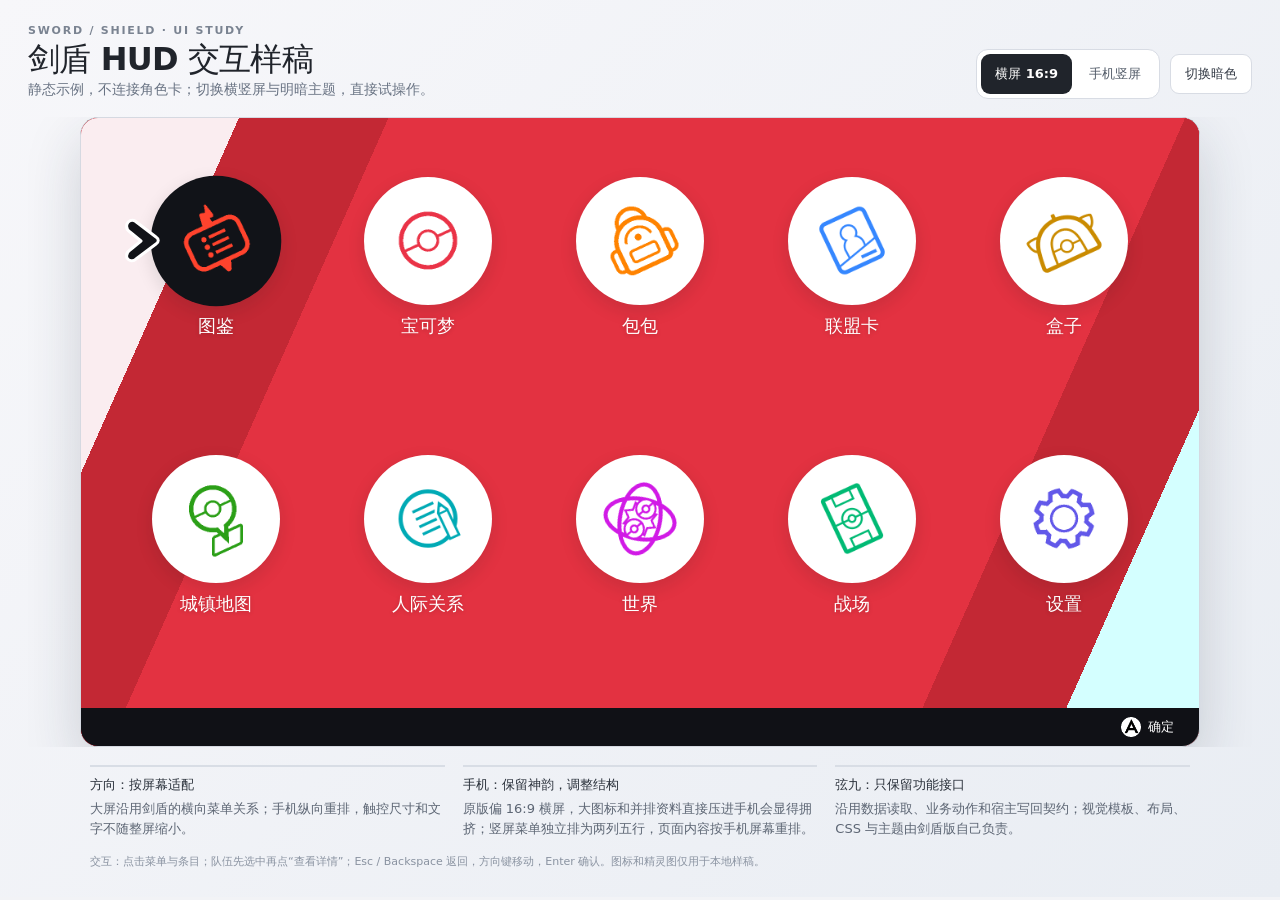
<file: demo/swsh-hud-demo/index.html>
<!doctype html>
<html lang="zh-CN">
<head>
<meta charset="utf-8">
<meta name="viewport" content="width=device-width,initial-scale=1">
<meta name="color-scheme" content="light dark">
<title>剑盾 HUD · 响应式交互样稿</title>
<style>
:root{font-family:system-ui,-apple-system,"Segoe UI","Microsoft YaHei",sans-serif;color:#20242b;background:#f2f3f6;font-synthesis:none;text-rendering:optimizeLegibility}
*{box-sizing:border-box}
body{margin:0;min-width:320px;background:linear-gradient(135deg,#f7f7fa,#e9edf3);color:#20242b}
button{font:inherit;cursor:pointer}
.demo{max-width:1280px;margin:0 auto;padding:24px 28px 28px}
.demo-head{display:flex;align-items:flex-end;justify-content:space-between;gap:24px;margin-bottom:18px}
.eyebrow{font-size:11px;letter-spacing:.16em;font-weight:800;color:#7a8391;text-transform:uppercase}
h1{margin:5px 0 4px;font-size:clamp(22px,3vw,32px);line-height:1.1;letter-spacing:-.025em}
.intro{margin:0;color:#697383;font-size:14px}
.controls{display:flex;align-items:center;gap:10px;flex-wrap:wrap;justify-content:flex-end}
.segmented{display:inline-flex;padding:4px;border:1px solid #d8dce4;border-radius:12px;background:#fff;gap:3px}
.segmented button,.theme-toggle{min-height:40px;border:0;border-radius:9px;background:transparent;color:#535c69;padding:0 14px;font-size:13px;font-weight:700}
.segmented button[aria-pressed="true"]{background:#20242b;color:#fff}
.theme-toggle{border:1px solid #d8dce4;background:#fff;color:#343b46}
button:focus-visible{outline:3px solid #3579bd;outline-offset:2px}
.stage-wrap{display:flex;justify-content:center}
.device{position:relative;width:min(100%,1120px);aspect-ratio:16/9;overflow:hidden;border:1px solid #d5d9e1;border-radius:18px;background:#101218;box-shadow:0 22px 56px rgba(31,43,62,.18);container-type:size;transition:width .25s ease,aspect-ratio .25s ease}
.demo[data-layout="portrait"] .device{width:min(100%,390px);aspect-ratio:9/16;border-radius:28px}
.device::before{content:none}
.app{position:absolute;inset:0;isolation:isolate;overflow:hidden;color:var(--text);background:var(--canvas);--text:#22262d;--muted:#66707d;--line:rgba(31,39,50,.14);--surface:rgba(255,255,255,.82);--surface-2:rgba(255,255,255,.55);--selected:#17191e;--selected-text:#fff;--swsh-red:#e33241;--swsh-red-dark:#c32834;--accent:var(--swsh-red);--canvas:#fbf7f8;--ribbon-left:var(--swsh-red-dark);--ribbon-center:var(--swsh-red);--ribbon-right:#d4ffff;--ribbon-secondary:var(--swsh-red-dark);--art-bg:#e8f7fa;--ring-primary:rgba(255,255,255,.82);--ring-secondary:rgba(255,255,255,.5);--ring-outline:rgba(255,255,255,.55)}
.app[data-theme="night"]{--text:#edf2f8;--muted:#aeb8c7;--line:rgba(197,210,228,.2);--surface:rgba(32,42,56,.9);--surface-2:rgba(39,50,65,.74);--selected:#35455c;--selected-text:#fff;--accent:#72a8dc;--canvas:#18212d}
.app[data-module="home"]{--canvas:var(--swsh-red);--accent:var(--swsh-red);--ribbon-left:var(--swsh-red-dark);--ribbon-center:var(--swsh-red);--ribbon-right:#d4ffff;--home-edge-left:#faedf0;--home-band:var(--swsh-red-dark);--home-main:var(--swsh-red);--home-edge-right:#d4ffff}
.app[data-module="team"]{--canvas:#eaf8fb;--accent:var(--swsh-red);--ribbon-left:var(--swsh-red);--ribbon-center:#eaf8fb;--ribbon-right:#f8f5fb;--ribbon-secondary:var(--swsh-red-dark);--art-bg:#eaf9fb;--ring-primary:rgba(255,255,255,.84);--ring-secondary:rgba(255,255,255,.5);--ring-outline:rgba(255,255,255,.6)}
.app[data-module="dex"]{--canvas:#fff1f0;--accent:var(--swsh-red);--ribbon-left:var(--swsh-red-dark);--ribbon-center:#fff1f0;--ribbon-right:#f7d9d5}
.app[data-module="bag"]{--canvas:#fbf0e4;--accent:#d99124;--ribbon-left:#d99124;--ribbon-center:#fbf0e4;--ribbon-right:#f5dfc6}
.app[data-module="map"]{--canvas:#e8f4f3;--accent:#38a5a0;--ribbon-left:#318f8e;--ribbon-center:#e8f4f3;--ribbon-right:#d2e9e6}
.app[data-module="settings"]{--canvas:#b5a8ff;--accent:#6450df;--ribbon-left:#a495ff;--ribbon-center:#b5a8ff;--ribbon-right:#e1e3f5;--home-edge-left:#f7f2f5;--home-band:#a495ff;--home-main:#b5a8ff;--home-edge-right:#e1e3f5;--settings-focus-accent:#6851fd;--settings-band-angle:114deg}
.app[data-module="records"]{--canvas:#eef1f7;--accent:#617ba8;--ribbon-left:#617ba8;--ribbon-center:#eef1f7;--ribbon-right:#d9e1ed}
.app[data-theme="night"][data-module="home"]{--canvas:#182333;--accent:#68b9ce;--ribbon-left:#26354a;--ribbon-center:#182333;--ribbon-right:#2a414b;--home-edge-left:#26354a;--home-band:#2d4554;--home-main:#182333;--home-edge-right:#2a414b}
.app[data-theme="night"][data-module="team"]{--canvas:#1b2633;--accent:#79a9d2;--ribbon-left:#304258;--ribbon-center:#1b2633;--ribbon-right:#273847;--ribbon-secondary:#26374a;--art-bg:#223240;--ring-primary:rgba(176,201,220,.46);--ring-secondary:rgba(145,172,194,.25);--ring-outline:rgba(190,210,228,.3)}
.app[data-theme="night"][data-module="dex"]{--canvas:#202733;--accent:#91a9d1;--ribbon-left:#35475d;--ribbon-center:#202733;--ribbon-right:#303d50}
.app[data-theme="night"][data-module="bag"]{--canvas:#282a31;--accent:#d1a25a;--ribbon-left:#4a3d2d;--ribbon-center:#282a31;--ribbon-right:#41382e}
.app[data-theme="night"][data-module="map"]{--canvas:#1a2c31;--accent:#66b7ad;--ribbon-left:#274547;--ribbon-center:#1a2c31;--ribbon-right:#253a3c}
.app[data-theme="night"][data-module="settings"]{--canvas:#26243a;--accent:#a39ae1;--ribbon-left:#3e3960;--ribbon-center:#26243a;--ribbon-right:#383451;--home-edge-left:#1d1c2c;--home-band:#3e3960;--home-main:#26243a;--home-edge-right:#383451;--settings-focus-accent:#4f358d}
.app[data-theme="night"][data-module="records"]{--canvas:#202b3a;--accent:#91a9d1;--ribbon-left:#35475d;--ribbon-center:#202b3a;--ribbon-right:#303d50}
.backdrop{position:absolute;inset:0;z-index:-1;background:var(--canvas);transition:background .2s ease}
.backdrop::before,.backdrop::after{content:"";position:absolute;inset:0;pointer-events:none}
.backdrop::before{background:linear-gradient(118deg,var(--ribbon-left) 0 8%,var(--ribbon-center) 8% 92%,var(--ribbon-right) 92% 100%)}
.backdrop::after{content:none}
.app[data-module="team"] .backdrop{background:radial-gradient(ellipse 72% 66% at 74% 48%,rgba(194,255,255,.88) 0%,rgba(194,255,255,0) 74%),linear-gradient(138deg,#c8dddd 0%,#eaffff 24%,#d4ffff 55%,#fbffff 79%,#dcebef 100%)}
/* The red underpaint tucks 0.2% beneath the dark stripe to cover the 1px clip-path antialias seam. */
.app[data-view="team"] .backdrop::before{background:var(--swsh-red);clip-path:polygon(0 0,61.5% 0,36.7% 100%,0 100%)}
.app[data-view="team"] .backdrop::after{content:"";background:var(--swsh-red-dark);clip-path:polygon(61.3% 0,71.4% 0,47.1% 100%,36.5% 100%)}
.app[data-theme="night"][data-view="team"] .backdrop::before{background:#304258}
.app[data-theme="night"][data-view="team"] .backdrop::after{background:#26374a}
.app[data-view="party-detail"] .backdrop::before{background:var(--ribbon-left);clip-path:polygon(0 0,39.2% 0,14.4% 100%,0 100%)}
.app[data-view="party-detail"] .backdrop::after{content:"";background:var(--ribbon-secondary);clip-path:polygon(39% 0,49.1% 0,24.8% 100%,14.2% 100%)}
.app[data-view="party-detail"] .backdrop{background:linear-gradient(128deg,#dce4ec 0%,#d8e5eb 24%,#c6dedc 39%,#b4d9d6 51%,#c8e4e2 63%,#e8eef4 84%,#e3e9ef 100%)}
.app[data-theme="night"][data-module="team"] .backdrop{background:linear-gradient(132deg,#1b2b3b 0%,#20313e 52%,#263441 100%)}
.app[data-module="home"] .backdrop{background:var(--home-main)}
.app[data-module="home"] .backdrop::before{background:linear-gradient(114deg,var(--home-edge-left) 0 11.3%,var(--home-band) 11.3% 22%,var(--home-main) 22% 79%,var(--home-band) 79% 89.3%,var(--home-edge-right) 89.3% 100%)}
.app[data-module="settings"] .backdrop{background:var(--home-main)}
.app[data-module="settings"] .backdrop::before{background:linear-gradient(var(--settings-band-angle),var(--home-edge-left) 0 11.3%,var(--home-band) 11.3% 22%,var(--home-main) 22% 79%,var(--home-band) 79% 89.3%,var(--home-edge-right) 89.3% 100%)}
.app[data-module="settings"] .backdrop::after{content:"";inset:auto;left:62%;top:74%;width:min(86%,46cqw,880px);aspect-ratio:1;background:url("assets/settings/option-watermark-full.png") center/contain no-repeat;opacity:.105;transform:translate(-50%,-50%)}
.app[data-module="dex"] .backdrop{background:#f27651}
.app[data-view="dex"] .backdrop::before{background:linear-gradient(126deg,#fff3f6 0%,#fffafd 58%,#fff 100%);clip-path:polygon(0 0,56% 0,32% 100%,0 100%)}
.app[data-view="dex"] .backdrop::after{content:"";background:#ef4b37;clip-path:polygon(56% 0,64% 0,40% 100%,32% 100%)}
.app[data-view="dex"] .backdrop{isolation:isolate}
.app[data-view="dex"] .backdrop::after{z-index:1}
.app[data-theme="night"][data-module="dex"] .backdrop{background:#493333}
.app[data-theme="night"][data-view="dex"] .backdrop::before{background:linear-gradient(126deg,#344352 0%,#293643 58%,#202a35 100%)}
.app[data-theme="night"][data-view="dex"] .backdrop::after{background:#633b3a}
.screen-content{position:relative;height:calc(100% - 38px);overflow:auto;padding:0 2.3cqw 10px;scrollbar-width:thin;scrollbar-color:rgba(96,112,134,.45) transparent}
/* 剑盾滚动条只有轨道和滑块，不显示上下箭头。 */
*::-webkit-scrollbar-button,*::-webkit-scrollbar-button:single-button,*::-webkit-scrollbar-button:vertical:decrement,*::-webkit-scrollbar-button:vertical:increment,*::-webkit-scrollbar-button:start:decrement,*::-webkit-scrollbar-button:end:increment{display:none!important;width:0!important;height:0!important;min-height:0!important;background:transparent!important;border:0!important}
.actionbar{height:38px;position:absolute;bottom:0;left:0;right:0;background:#101116;color:#fff;display:flex;justify-content:flex-end;align-items:center;gap:clamp(12px,2.4cqw,30px);padding:0 2.2cqw;font-size:clamp(10px,1.2cqw,14px);font-weight:700;z-index:2}
.action{display:flex;align-items:center;gap:6px;white-space:nowrap}
.action-back{border:0;background:transparent;color:inherit;padding:0;font:inherit}
.key{width:21px;height:21px;display:inline-grid;place-items:center;border:1.5px solid #fff;border-radius:50%;font-size:11px;font-weight:900}
.action-key{width:22px;height:22px;object-fit:contain;display:block}
.home-screen{height:100%;display:grid;grid-template-rows:1fr auto;align-items:center}
.menu-grid{width:min(100%,1060px);height:100%;margin:0 auto;display:grid;grid-template-columns:repeat(5,minmax(0,1fr));grid-template-rows:repeat(2,minmax(0,1fr));align-items:center;justify-items:center;gap:0;padding:0 0 34px}
.menu-entry{position:relative;display:flex;flex-direction:column;align-items:center;justify-content:center;gap:8px;width:100%;height:100%;border:0;background:transparent;color:#fff;font-weight:800}
.menu-entry .disc{position:relative;width:clamp(76px,11.45cqw,128px);height:clamp(76px,11.45cqw,128px);display:grid;place-items:center;border-radius:50%;background:#fff;box-shadow:0 6px 18px rgba(17,21,28,.12);transition:filter .12s ease,transform .12s ease}
.menu-entry .disc-bg,.menu-entry .disc-shadow{display:none}
.menu-entry .disc-bg{display:none}
.menu-entry .menu-icon-source{position:relative;z-index:2;width:70%;height:70%;object-fit:contain}
.menu-entry .menu-icon-svg{position:relative;z-index:2;width:62%;height:62%;color:#20242b;transition:color .12s ease,transform .12s ease}
.menu-entry[aria-pressed="true"] .menu-icon-svg,.menu-entry:hover .menu-icon-svg,.menu-entry:focus-visible .menu-icon-svg,.menu-entry.is-pointer-active .menu-icon-svg,.menu-entry.is-focus-active .menu-icon-svg{color:#fff}
.menu-entry .menu-icon-native{position:relative;z-index:2;width:70%;height:70%;object-fit:contain;transition:transform .12s ease}
.menu-entry[data-menu="7"] .menu-icon-native{transform:rotate(-15deg)}
.menu-entry .menu-label{font-size:clamp(12px,1.65cqw,19px);text-shadow:0 1px 4px rgba(0,0,0,.18)}
.menu-entry[aria-pressed="true"] .disc,.menu-entry:hover .disc,.menu-entry:focus-visible .disc,.menu-entry.is-pointer-active .disc,.menu-entry.is-focus-active .disc{transform:scale(1.02)}
.menu-entry[aria-pressed="true"] .disc,.menu-entry:hover .disc,.menu-entry:focus-visible .disc,.menu-entry.is-pointer-active .disc,.menu-entry.is-focus-active .disc{background:#111318}
.selection-arrow{position:absolute;z-index:6;left:0;top:0;width:52px;height:52px;overflow:visible;opacity:0;visibility:hidden;pointer-events:none;transform-origin:0 0;transform-box:fill-box;transform:translate3d(-80px,-80px,0);transition:transform .12s cubic-bezier(.2,.8,.2,1),opacity .1s ease,visibility .1s}
.selection-arrow.is-visible{opacity:1;visibility:visible}
.selection-arrow .arrow-glyph{fill:#111318;stroke:#fff;stroke-width:3;stroke-linecap:round;stroke-linejoin:round;vector-effect:non-scaling-stroke}
.page-layout{height:100%;display:grid;grid-template-columns:minmax(260px,.82fr) minmax(0,1.18fr);gap:clamp(12px,2cqw,24px);align-items:stretch}
.section-label{display:flex;align-items:center;justify-content:space-between;margin:2px 0 9px;font-size:clamp(12px,1.25cqw,15px);font-weight:900;letter-spacing:.04em;color:var(--muted)}
.team-list,.list-pane{display:flex;flex-direction:column;gap:7px;min-width:0}
.team-row,.data-row,.item-row{position:relative;width:100%;min-height:clamp(38px,5.3cqw,54px);display:flex;align-items:center;gap:10px;padding:5px 12px;border:1px solid var(--line);border-radius:999px;background:var(--surface);color:var(--text);text-align:left}
.data-row,.item-row{padding-left:12px}
.team-row[aria-pressed="true"],.data-row[aria-pressed="true"],.item-row[aria-pressed="true"]{border-color:transparent;background:var(--selected);color:var(--selected-text)}
.team-row:hover,.data-row:hover,.item-row:hover,.team-row:focus-visible,.data-row:focus-visible,.item-row:focus-visible,.team-row.is-pointer-active,.data-row.is-pointer-active,.item-row.is-pointer-active,.team-row.is-focus-active,.data-row.is-focus-active,.item-row.is-focus-active{border-color:transparent;background:var(--selected);color:var(--selected-text)}
.sprite-mini{width:36px;height:36px;object-fit:contain;flex:0 0 auto}
.row-name{font-size:clamp(12px,1.35cqw,16px);font-weight:850;min-width:0;overflow:hidden;text-overflow:ellipsis;white-space:nowrap}
.row-meta{margin-left:auto;font-size:clamp(10px,1.05cqw,13px);font-weight:750;opacity:.8;white-space:nowrap}
.type-tag{display:inline-flex;align-items:center;gap:5px;min-height:24px;padding:3px 9px;border-radius:999px;background:color-mix(in srgb,var(--accent) 18%,transparent);color:var(--text);font-size:11px;font-weight:850}
.type-dot{width:7px;height:7px;border-radius:50%;background:var(--accent)}
.team-stage,.detail-stage,.info-stage{position:relative;min-height:0;display:flex;flex-direction:column;justify-content:center;align-items:center;overflow:hidden;padding:16px;border:1px solid var(--line);border-radius:22px;background:var(--surface-2)}
.team-stage::before,.detail-stage::before{content:"";position:absolute;width:72%;aspect-ratio:1;border:1px solid var(--line);border-radius:50%;box-shadow:0 0 0 18px color-mix(in srgb,var(--accent) 8%,transparent),0 0 0 38px color-mix(in srgb,var(--accent) 5%,transparent)}
.big-sprite{position:relative;width:min(56%,210px);max-height:58%;object-fit:contain;z-index:1;filter:drop-shadow(0 12px 12px rgba(25,32,44,.16))}
.stage-name{position:relative;margin-top:8px;font-size:clamp(17px,2.2cqw,25px);font-weight:900;z-index:1}
.stage-sub{position:relative;margin-top:6px;color:var(--muted);font-size:clamp(11px,1.2cqw,14px);font-weight:700;z-index:1}
.stage-actions{position:absolute;right:12px;bottom:12px;z-index:2}
.primary-button{min-height:38px;border:0;border-radius:999px;background:var(--selected);color:var(--selected-text);padding:0 16px;font-size:clamp(11px,1.15cqw,14px);font-weight:850}
.team-title{display:flex;align-items:center;gap:9px}
.team-title .ball-mark{width:22px;height:22px}
.detail-page{height:100%;display:grid;grid-template-rows:auto 1fr;gap:10px}
.detail-tabs{display:flex;gap:7px;overflow-x:auto;padding:2px 0 4px;scrollbar-width:none}
.detail-tabs button{min-height:32px;white-space:nowrap;border:1px solid var(--line);border-radius:999px;padding:0 12px;background:var(--surface);color:var(--text);font-size:clamp(10px,1.15cqw,14px);font-weight:800}
.detail-tabs button[aria-pressed="true"]{background:var(--selected);border-color:transparent;color:var(--selected-text)}
.detail-body{min-height:0}
.overview-grid{display:grid;grid-template-columns:minmax(170px,.72fr) minmax(0,1.28fr);gap:12px;height:100%}
.detail-stage{border-radius:18px}
.stat-list{display:grid;grid-template-columns:1fr 1fr;gap:8px;align-content:center}
.stat-row{display:grid;grid-template-columns:40px 1fr 24px;align-items:center;gap:7px;font-size:clamp(10px,1.05cqw,13px);font-weight:800}
.stat-track{height:8px;border-radius:99px;background:var(--surface);overflow:hidden}
.stat-fill{height:100%;border-radius:inherit;background:var(--accent)}
.move-table{width:100%;border-collapse:collapse;font-size:clamp(11px,1.15cqw,14px)}
.move-table th,.move-table td{padding:8px 10px;border-bottom:1px solid var(--line);text-align:left}
.move-table th{font-size:.88em;color:var(--muted)}
.move-table td:first-child{font-weight:850}
.dex-layout{height:100%;display:grid;grid-template-columns:minmax(0,1.08fr) minmax(0,.92fr);grid-template-areas:"focus list";gap:0;position:relative;isolation:isolate;padding:6.5% 1.3% 0 1.6%}
/* BFLYT pokedex_list_lyt: P_base_header_dexname_00 is 1920×92px (8.52% screen height).
   P_base_header_info_00 is 1050×92px; the shared diagonal seam is aligned to that header edge. */
.dex-layout::before,.dex-layout::after{position:absolute;z-index:5;top:7.46%;height:8.52%;display:flex;align-items:center;font-weight:800;pointer-events:none}
/* Header cut follows the left edge of the red backdrop ribbon at the header's new y-position. */
.dex-layout::before{content:"宝可梦图鉴";left:0;width:54.21%;padding-left:2%;background:rgba(116,120,124,.46);color:#1b1b1d;clip-path:polygon(0 0,100% 0,96.22% 100%,0 100%);font-size:clamp(20px,3cqw,36px)}
.dex-layout::after{content:"";right:0;width:47.84%;justify-content:center;background:#2b2b2d;color:#fff;clip-path:polygon(4.28% 0,100% 0,100% 100%,0 100%);font-size:clamp(18px,2.6cqw,32px)}
.dex-category-mode{position:absolute;z-index:8;left:52.16%;top:7.46%;width:13.5%;height:8.52%;padding:0;border:0;border-radius:0;background:linear-gradient(112deg,#696c70 0%,#575a5e 58%,#4b4e52 100%);clip-path:polygon(15.2% 0,100% 0,84.8% 100%,0 100%);color:#fff;font:inherit;font-size:clamp(12px,1.3cqw,17px);font-weight:900;letter-spacing:.02em;line-height:1;text-align:center;text-shadow:0 1px 0 rgba(20,22,24,.18);cursor:pointer;outline:none;filter:drop-shadow(0 1px 0 rgba(20,22,24,.14))}
.dex-category-mode:hover,.dex-category-mode:focus-visible{background:linear-gradient(112deg,#75787c 0%,#64676b 58%,#575a5e 100%);outline:none}
.dex-category-picker{position:absolute;z-index:9;left:63.64%;right:0;top:7.46%;height:8.52%}
.dex-category-select{position:relative;z-index:2;width:100%;height:100%;display:flex;align-items:center;justify-content:center;padding:0 15% 0 8%;border:0;border-radius:0;background:#2b2b2d;clip-path:polygon(5.65% 0,100% 0,100% 100%,0 100%);color:#fff;font:inherit;font-size:clamp(13px,1.45cqw,18px);font-weight:900;letter-spacing:.01em;line-height:1;text-align:center;text-shadow:0 1px 0 rgba(0,0,0,.16);cursor:pointer;outline:none;box-shadow:none}
.dex-category-select::after{content:"";position:absolute;right:14px;top:50%;width:0;height:0;border-left:8px solid transparent;border-right:8px solid transparent;border-top:9px solid #fff;transform:translateY(-30%);transition:transform .14s ease}
.dex-category-select[aria-expanded="true"]::after{transform:translateY(-70%) rotate(180deg)}
.dex-category-select:hover,.dex-category-select:focus-visible{background:#303134;outline:none;box-shadow:none}
.dex-category-menu{--dex-option-row:min(9.2cqh,58px);--dex-option-skew:min(3.75cqh,23.6px);--dex-row-shift:calc(-1 * var(--dex-option-skew));position:absolute;z-index:3;top:100%;right:0;width:46cqw;height:auto;max-height:none;display:grid;grid-template-columns:repeat(3,minmax(0,1fr));grid-auto-rows:var(--dex-option-row);align-content:start;gap:0;overflow:visible;padding:0;background:transparent;clip-path:none;box-shadow:none;scrollbar-width:none;scrollbar-color:transparent transparent;transform:translateX(1.2cqw)}
.dex-category-menu[hidden]{display:none}
.dex-category-menu::-webkit-scrollbar{display:none;width:0;height:0}.dex-category-menu::-webkit-scrollbar-track,.dex-category-menu::-webkit-scrollbar-thumb{display:none;background:transparent}
.dex-category-option{width:90%;justify-self:end;min-width:0;min-height:0;display:flex;align-items:center;justify-content:center;padding:0 7px;border:0;border-radius:0;background:hsl(210 5% var(--dex-tone,34%));appearance:none;box-shadow:none;clip-path:polygon(var(--dex-option-skew) 0,100% 0,calc(100% - var(--dex-option-skew)) 100%,0 100%);font:inherit;font-size:clamp(12px,1.25cqw,16px);font-weight:750;line-height:1;white-space:nowrap;cursor:pointer;transform:translateX(calc(var(--dex-option-row-index,0) * var(--dex-row-shift)));transition:filter .12s ease}
.dex-category-option:hover,.dex-category-option:focus-visible{filter:brightness(1.12);outline:2px solid rgba(255,255,255,.9);outline-offset:-3px}
.dex-category-option[aria-selected="true"]{filter:brightness(.82);font-weight:900;box-shadow:inset 0 0 0 2px rgba(255,255,255,.72)}
.dex-layout.is-category-open .dex-list,.dex-layout.is-category-open .dex-scrollbar{visibility:hidden}
.app[data-view="dex"] .screen-content{height:calc(100% - 38px);padding:0;overflow:hidden}
.app[data-view="dex"] .selection-arrow{z-index:8}
.dex-list{grid-area:list;position:relative;z-index:2;display:flex;flex-direction:column;gap:5px;overflow:auto;padding:clamp(48px,5.5cqw,64px) 3% 12px 5%;background:transparent;scrollbar-width:none;-ms-overflow-style:none;overscroll-behavior:contain}
.dex-list::-webkit-scrollbar{display:none!important;width:0!important;height:0!important}
.dex-scrollbar{position:absolute;z-index:6;top:17.3%;right:.9%;bottom:7.5%;width:max(9px,.68cqw);border-radius:999px;background:rgba(94,43,32,.22);overflow:hidden;touch-action:none;user-select:none;cursor:pointer}
.dex-scrollbar-thumb{position:absolute;top:0;left:0;display:block;width:100%;height:100%;border-radius:999px;background:#8e382a;pointer-events:none}
.dex-scrollbar.is-disabled{opacity:.28;cursor:default}

.dex-list::after{content:"";position:absolute;z-index:0;inset:12% 4% 0 8%;background:url("assets/pokedex/pokedex-bgicon-watermark.png") center/contain no-repeat;opacity:.22;pointer-events:none}
.dex-list::before{display:none}
.dex-focus{grid-area:focus;position:relative;z-index:2;display:grid;grid-template-columns:minmax(0,1fr);grid-template-rows:minmax(0,1fr);gap:0;align-items:center;padding:2% 10% 5% 4%}
.dex-focus::before{display:none}
.dex-focus .detail-stage{position:relative;height:100%;min-height:0;border:0;border-radius:0;background:transparent;overflow:visible}
.dex-focus .detail-stage::before{width:min(72%,520px);border:0;border-radius:0;box-shadow:none;background:url("assets/pokedex/pokedex-bgicon-watermark.png") center/contain no-repeat;opacity:.16;transform:rotate(-16deg)}
.dex-focus .detail-stage .big-sprite{width:min(74%,440px);height:min(78%,520px);max-height:78%;filter:drop-shadow(0 14px 16px rgba(34,49,58,.18))}
.dex-focus .detail-stage .stage-name{position:absolute;left:50%;bottom:6%;transform:translateX(-50%);padding:7px 28px;border-radius:999px;background:#111;color:#fff;white-space:nowrap}
.dex-focus .dex-data{position:absolute;left:auto;right:2%;top:2%;z-index:3;display:flex;align-items:center;gap:8px;color:#222}
.dex-focus .dex-data h2{display:none}.dex-focus .dex-data .count-pair,.dex-focus .dex-data .stage-sub{display:none}
.dex-focus .dex-number{font-size:clamp(14px,1.7cqw,19px);color:#fff;text-shadow:0 1px 4px rgba(0,0,0,.22)}
.dex-focus .dex-data>.dex-number{display:none}

.app[data-view="dex"] .data-row{position:relative;isolation:isolate;min-height:clamp(46px,5.3cqw,58px);flex:0 0 auto;display:grid;grid-template-columns:38px minmax(66px,4.2em) minmax(7em,1fr) 28px;gap:7px;padding:3px 10px 3px 8px;border:0;border-radius:0;background:transparent;color:#171313;font-size:clamp(14px,1.8cqw,20px);font-weight:750;box-shadow:none;text-align:left}
.app[data-view="dex"] .data-row[aria-pressed="true"]{border-radius:999px;background:#08090b;color:#fff;box-shadow:0 5px 13px rgba(58,28,24,.24)}
.app[data-view="dex"] .data-row:not([aria-pressed="true"]):has(.empty-mon){background:transparent;color:rgba(119,48,37,.65)}

/* 图鉴条目按原版三段式绘制：左侧橙色斜切编号段，右侧黑色名称段，状态球固定在最右。 */
.app[data-view="dex"] .data-row{
  min-height:44px;
  grid-template-columns:minmax(168px,1.08fr) minmax(150px,1fr) 34px;
  gap:0;
  padding:0;
  overflow:visible;
  border-radius:0;
  background:transparent;
  color:#8e3e2f;
  font-size:clamp(13px,1.55cqw,18px);
  font-weight:750;
  z-index:1;
}
.app[data-view="dex"] .data-row::before{content:none}
.app[data-view="dex"] .data-row .dex-monid{
  position:relative;z-index:1;min-width:0;height:100%;display:flex;align-items:center;gap:8px;padding:0 18px 0 10px;
  border-radius:999px 0 0 999px;background:transparent;color:#8e3e2f;box-sizing:border-box;
}
.app[data-view="dex"] .data-row .dex-monid .sprite-mini,
.app[data-view="dex"] .data-row .dex-monid .dex-question{width:30px;height:30px;object-fit:contain;flex:0 0 30px;image-rendering:pixelated}
.app[data-view="dex"] .data-row .dex-number{font-size:clamp(13px,1.65cqw,19px);font-weight:800;color:#8e3e2f;white-space:nowrap}
.app[data-view="dex"] .data-row .row-name{
  min-width:0;height:100%;display:flex;align-items:center;padding:0 14px 0 4px;box-sizing:border-box;
  overflow:hidden;text-overflow:ellipsis;white-space:nowrap;color:#171313;font-size:clamp(14px,1.7cqw,20px);font-weight:800;
}
.app[data-view="dex"] .data-row .row-meta{height:100%;display:flex;align-items:center;justify-content:center;margin:0;padding:0 5px;color:#8e3e2f;opacity:1}
.app[data-view="dex"] .data-row .dex-pokeball{width:27px;height:27px;object-fit:contain;display:block}
.app[data-view="dex"] .data-row[aria-pressed="true"]{background:#08090b;border-radius:999px;box-shadow:0 5px 13px rgba(58,28,24,.24);color:#fff}
.app[data-view="dex"] .data-row[aria-pressed="true"] .dex-monid{background:linear-gradient(112deg,#f45135 0%,#f45135 82%,transparent 82.5%);color:#fff}
.app[data-view="dex"] .data-row[aria-pressed="true"] .dex-number{color:#fff}
.app[data-view="dex"] .data-row[aria-pressed="true"] .row-name{color:#fff}
.app[data-view="dex"] .data-row[aria-pressed="true"] .row-meta{color:#fff}
.app[data-view="dex"] .data-row:not([aria-pressed="true"]) .dex-monid{background:transparent}
/* 图鉴滚动区域只使用右侧自绘胶囊，禁止浏览器滚动条和上下按钮。 */
.app[data-view="dex"] .screen-content,.app[data-view="dex"] .dex-list{scrollbar-width:none;-ms-overflow-style:none}
.app[data-view="dex"] .screen-content::-webkit-scrollbar,.app[data-view="dex"] .dex-list::-webkit-scrollbar{display:none;width:0;height:0}
.app[data-view="dex"] .dex-scrollbar::-webkit-scrollbar-button,.app[data-view="dex"] .dex-scrollbar::-webkit-scrollbar-button:single-button{display:none;width:0;height:0}
.app[data-theme="night"][data-view="dex"] .data-row .dex-number{color:#fff}
.app[data-theme="night"][data-view="dex"] .data-row[aria-pressed="true"] .row-name{color:#fff}

.app[data-theme="night"][data-view="dex"] .data-row{background:transparent;color:#f0ddd8}

.app[data-theme="night"][data-view="dex"] .data-row .dex-number{color:#ff795d}
.app[data-theme="night"][data-view="dex"] .data-row .row-name{color:#f5f0ee}
.app[data-theme="night"][data-view="dex"] .data-row[aria-pressed="true"],.app[data-theme="night"][data-view="dex"] .data-row:hover,.app[data-theme="night"][data-view="dex"] .data-row:focus-visible{background:transparent;color:#fff;box-shadow:none}
.app[data-theme="night"][data-view="dex"] .data-row[aria-pressed="true"]{background:#08090b;box-shadow:0 5px 13px rgba(0,0,0,.3)}
.app[data-theme="night"][data-view="dex"] .data-row[aria-pressed="true"] .row-name{background:transparent;color:#fff}

.app[data-theme="night"][data-view="dex"] .dex-focus .dex-number{text-shadow:0 1px 4px rgba(0,0,0,.5)}
.app[data-theme="night"][data-view="dex"] .dex-focus::before{color:#f1f4f7}
.app[data-theme="night"][data-view="dex"] .dex-focus .detail-stage::before{opacity:.16}
.demo[data-layout="portrait"] .app[data-module="dex"] .backdrop{background:linear-gradient(154deg,#fff5f7 0%,#fffafd 48%,#ffd9c9 100%)}
.demo[data-layout="portrait"] .app[data-view="dex"] .backdrop::before{background:linear-gradient(154deg,#fff8fa 0%,#fffafd 60%,#ffe4d8 100%);clip-path:none}
.demo[data-layout="portrait"] .app[data-view="dex"] .backdrop::after{content:none}
.demo[data-layout="portrait"] .app[data-theme="night"][data-module="dex"] .backdrop{background:linear-gradient(154deg,#283642 0%,#202b36 55%,#3d3438 100%)}
.demo[data-layout="portrait"] .app[data-theme="night"][data-view="dex"] .backdrop::before{background:linear-gradient(154deg,#283642 0%,#202b36 55%,#3d3438 100%)}
.demo[data-layout="portrait"] .app[data-view="dex"] .dex-layout{height:100%;min-height:0;display:grid;grid-template-columns:minmax(0,1fr);grid-template-rows:minmax(0,42%) minmax(0,58%);grid-template-areas:"focus" "list";gap:0;padding:12% 3% 8px}
.demo[data-layout="portrait"] .app[data-view="dex"] .dex-layout::before,.demo[data-layout="portrait"] .app[data-view="dex"] .dex-layout::after{top:7.46%;height:8.52%;font-size:15px}
.demo[data-layout="portrait"] .app[data-view="dex"] .dex-layout::before{width:58.3%;clip-path:polygon(0 0,100% 0,95.2% 100%,0 100%)}
.demo[data-layout="portrait"] .app[data-view="dex"] .dex-layout::after{width:54.7%;clip-path:polygon(23.8% 0,100% 0,100% 100%,18.5% 100%)}
.demo[data-layout="portrait"] .app[data-view="dex"] .dex-layout::before{padding-left:4%}
.demo[data-layout="portrait"] .app[data-view="dex"] .dex-category-mode{left:55.42%;width:18%;font-size:11px;clip-path:polygon(16.2% 0,100% 0,83.8% 100%,0 100%)}
.demo[data-layout="portrait"] .app[data-view="dex"] .dex-category-picker{left:70.1%;right:0;top:7.46%;height:8.52%}
.demo[data-layout="portrait"] .app[data-view="dex"] .dex-category-select{padding-left:6%;padding-right:16%;font-size:13px;clip-path:polygon(4.9% 0,100% 0,100% 100%,0 100%)}
.demo[data-layout="portrait"] .app[data-view="dex"] .dex-category-select::after{right:10px;border-left-width:6px;border-right-width:6px;border-top-width:7px}
.demo[data-layout="portrait"] .app[data-view="dex"] .dex-category-menu{--dex-option-row:min(8.4cqh,54px);--dex-option-skew:min(3.42cqh,22px);--dex-row-shift:0px;right:0;width:94cqw;height:auto;max-height:none;grid-template-columns:repeat(3,minmax(0,1fr));gap:0;padding:0;transform:none}
.demo[data-layout="portrait"] .app[data-view="dex"] .dex-category-option{width:100%;font-size:12px;padding:0 4px;transform:none}
.demo[data-layout="portrait"] .app[data-view="dex"] .dex-category-option{transform:none}
.demo[data-layout="portrait"] .app[data-view="dex"] .dex-focus{padding:2% 7% 2%;min-height:0}
.demo[data-layout="portrait"] .app[data-view="dex"] .dex-focus .detail-stage .big-sprite{width:min(96%,320px)!important;height:min(88%,300px)!important;max-height:88%!important;image-rendering:pixelated}
.demo[data-layout="portrait"] .app[data-view="dex"] .dex-focus .detail-stage .stage-name{bottom:2%;font-size:14px}
.demo[data-layout="portrait"] .app[data-view="dex"] .dex-list{padding:34px 2% 10px;min-height:0;overflow:auto}
.dex-focus .detail-stage{height:100%}
.dex-data{font-size:clamp(12px,1.4cqw,16px)}
.dex-number{font-size:clamp(11px,1.1cqw,13px);color:var(--muted);font-weight:800}
.count-pair{display:flex;gap:10px;margin:9px 0}
.count-chip{padding:5px 9px;border-radius:999px;background:var(--surface);font-size:11px;font-weight:800}
.bag-category-nav{display:grid;grid-template-columns:32px minmax(0,1fr) 32px;align-items:center;gap:3px;--bag-cat-color:var(--accent)}
.bag-category-nav>button{position:relative;display:grid;place-items:center;width:32px;height:40px;border:0;background:transparent;color:var(--accent);font-size:27px;font-weight:900;line-height:1}
.bag-category-nav>button{color:var(--bag-cat-color)}
.bag-category-nav>button::before{content:"";width:0;height:0;border-top:10px solid transparent;border-bottom:10px solid transparent}
.bag-category-nav>[data-action="bag-prev"]::before{border-right:12px solid currentColor}
.bag-category-nav>[data-action="bag-next"]::before{border-left:12px solid currentColor}
.bag-cats{display:grid;grid-template-columns:repeat(8,minmax(0,1fr));gap:0;overflow:visible;padding:2px 0;scrollbar-width:none}
.bag-cats button{position:relative;display:grid;place-items:center;width:100%;height:46px;min-height:46px;min-width:0;white-space:nowrap;border:0;border-radius:8px;background:transparent;color:var(--text);padding:0;font-size:11px;font-weight:800;transition:background .12s ease,transform .12s ease}
.bag-cats button .bag-cat-icon{width:clamp(24px,4cqw,38px);height:clamp(24px,4cqw,38px);display:block;object-fit:contain;filter:drop-shadow(0 1px 1px color-mix(in srgb,var(--bag-cat-color) 30%,transparent))}
.bag-cats button>span:not(.bag-cat-icon){position:absolute;width:1px;height:1px;overflow:hidden;clip-path:inset(50%);white-space:nowrap}
.bag-cats button::after{content:attr(aria-label);position:absolute;z-index:8;left:50%;top:calc(100% + 5px);transform:translate(-50%,-3px);opacity:0;pointer-events:none;border-radius:6px;background:#17191e;color:#fff;padding:4px 7px;font-size:10px;font-weight:800;white-space:nowrap;transition:opacity .12s ease,transform .12s ease}
.bag-cats button:hover::after,.bag-cats button:focus-visible::after{opacity:1;transform:translate(-50%,0)}
.app[data-view="bag"] .selection-arrow{display:none}
.app[data-view="bag"] .bag-cats button::after{display:none}
.bag-cats button[aria-pressed="true"],.bag-cats button:hover,.bag-cats button:focus-visible,.bag-cats button.is-pointer-active,.bag-cats button.is-focus-active{background:color-mix(in srgb,var(--bag-cat-color) 24%,transparent);transform:translateY(-1px)}
.bag-ribbon-track{position:relative;overflow:hidden}
.bag-slant{position:absolute;inset:0 auto 0 0;left:var(--bag-ribbon-left,0%);width:var(--bag-ribbon-width,12.5%);display:flex;align-items:center;justify-content:center;background:var(--bag-ribbon-color,var(--accent));color:#fff;transition:left .22s cubic-bezier(.2,.8,.2,1),background-color .18s ease;white-space:nowrap;font-size:clamp(10px,1.1cqw,14px);font-weight:850;letter-spacing:.035em}
.item-list{display:flex;flex-direction:column;gap:6px;min-height:0;flex:1 1 auto;overflow:auto}
.item-icon{width:28px;height:28px;border-radius:50%;display:grid;place-items:center;background:color-mix(in srgb,var(--accent) 16%,transparent);color:var(--accent);font-size:15px;font-weight:900;flex:0 0 auto}
.item-description{align-self:stretch;display:flex;flex-direction:column;justify-content:center;min-height:96px;margin-top:8px;padding:12px 20px;border-left:0;background:rgba(207,127,24,.5);color:#241a09}
.app[data-theme="night"][data-module="bag"] .item-description{border-left-color:#bd9755;background:rgba(181,142,73,.12);color:#f0e4cd}
.app[data-module="bag"] .item-description p{color:inherit;opacity:.82}
.item-description h3{margin:0 0 8px;font-size:clamp(15px,1.65cqw,20px)}
.item-description p{margin:0;color:var(--muted);font-size:clamp(11px,1.2cqw,14px);line-height:1.7}
.app[data-view="settings"] .screen-content{padding:0;overflow:hidden}
.settings-screen{position:relative;width:100%;height:100%;overflow:hidden;color:#17171a}
.settings-title{position:absolute;left:50%;top:1%;width:53.333cqw;height:auto;aspect-ratio:1024/168;object-fit:contain;transform:translateX(-50%);pointer-events:none}
.app[data-theme="night"] .settings-title{filter:invert(1)}
.settings-rows{position:absolute;left:12.6%;top:22%;width:74.8%;height:60%;display:grid;grid-auto-rows:4.58cqw;overflow-y:auto;overflow-x:hidden;overscroll-behavior:contain;scrollbar-width:none;-ms-overflow-style:none}
.settings-rows::-webkit-scrollbar{display:none}
.setting-row{position:relative;min-width:0;min-height:0;font-size:2.25cqw;font-weight:500;line-height:1.12}
.settings-screen{--settings-focus-stop:29.25%}
.setting-focus-base{position:absolute;z-index:0;left:0;top:50%;width:100%;height:3.6458cqw;border-radius:999px;overflow:hidden;background:#000;opacity:0;transform:translateY(-50%);pointer-events:none}
.setting-label{position:absolute;z-index:2;left:0;top:50%;width:29.25%;padding-left:1.56cqw;color:#17171a;white-space:nowrap;transform:translateY(-50%)}
.setting-option{position:absolute;z-index:2;top:0;display:flex;align-items:center;justify-content:center;min-width:0;width:20%;height:100%;padding:0 2px;border:0;background:transparent;color:#888;font:inherit;white-space:nowrap;transform:translateX(-50%);cursor:pointer}
.setting-row--three .setting-option[data-setting-option="0"]{left:41%}
.setting-row--three .setting-option[data-setting-option="1"]{left:63%}
.setting-row--three .setting-option[data-setting-option="2"]{left:81%}
.setting-row--two .setting-option[data-setting-option="0"]{left:41%}
.setting-row--two .setting-option[data-setting-option="1"]{left:72%}
.setting-option[aria-pressed="true"]{color:#111}
.setting-row.is-selected .setting-focus-base{opacity:1;background:linear-gradient(var(--settings-band-angle),var(--settings-focus-accent) 0 var(--settings-focus-stop),#000 var(--settings-focus-stop) 100%)}
.setting-row.is-selected .setting-label{color:#fff}
.setting-row.is-selected .setting-option[aria-pressed="true"]{color:#fff}
.setting-row.is-selected .setting-option[aria-pressed="false"]{color:#626267}
.app[data-theme="night"] .settings-screen{color:#f3f2f7}
.app[data-theme="night"] .setting-label,.app[data-theme="night"] .setting-option[aria-pressed="true"]{color:#f3f2f7}
.app[data-theme="night"] .setting-row.is-selected .setting-label,.app[data-theme="night"] .setting-row.is-selected .setting-option[aria-pressed="true"]{color:#fff}
.app[data-theme="night"] .setting-option[aria-pressed="false"]{color:#85838e}
.app[data-theme="night"] .setting-row.is-selected .setting-option[aria-pressed="false"]{color:#707078}
.settings-scrollbar{position:absolute;z-index:4;top:22%;right:8.8%;width:max(8px,.84cqw);height:60%;border-radius:999px;background:#392b5b;touch-action:none;user-select:none;cursor:pointer}
.settings-scrollbar-thumb{position:absolute;top:0;left:0;display:block;width:100%;height:100%;border-radius:inherit;background:#a277ff;pointer-events:none}
.settings-scrollbar.is-disabled{opacity:.38;cursor:default}
.map-area{position:relative;height:100%;min-height:240px;overflow:hidden;border:1px solid var(--line);border-radius:24px;background:linear-gradient(135deg,color-mix(in srgb,var(--accent) 16%,var(--surface)),var(--surface))}
.map-path{position:absolute;left:8%;top:42%;width:84%;height:30%;border-top:6px dashed color-mix(in srgb,var(--accent) 54%,transparent);transform:rotate(-12deg)}
.map-point{position:absolute;display:flex;flex-direction:column;align-items:center;gap:4px;color:var(--text);font-size:clamp(10px,1.05cqw,13px);font-weight:850}
.map-point b{width:27px;height:27px;border:4px solid var(--surface);border-radius:50%;background:var(--accent);box-shadow:0 0 0 1px var(--line)}
.empty-state{height:100%;display:grid;place-items:center;text-align:center;padding:20px}
.empty-state h2{font-size:clamp(20px,2.2cqw,27px);margin:0 0 8px}
.empty-state p{margin:0;color:var(--muted);font-size:clamp(12px,1.3cqw,16px);line-height:1.7}
.feedback{position:absolute;left:50%;bottom:52px;transform:translateX(-50%);z-index:4;max-width:80%;padding:8px 14px;border-radius:999px;background:#14171d;color:#fff;font-size:12px;font-weight:750;opacity:0;pointer-events:none;transition:opacity .16s}
.feedback.show{opacity:1}
.design-notes{display:grid;grid-template-columns:repeat(3,minmax(0,1fr));gap:18px;max-width:1120px;margin:18px auto 0;padding:0 10px;color:#5d6674}
.design-notes div{border-top:2px solid #d8dde5;padding-top:8px;font-size:13px;line-height:1.55}
.design-notes strong{display:block;margin-bottom:4px;color:#29303a;font-size:13px}
.source-note{max-width:1120px;margin:14px auto 0;padding:0 10px;color:#8992a0;font-size:11px}
.app[data-theme="night"] .menu-entry .menu-label{text-shadow:none}
.menu-entry:nth-child(6){grid-column:1;grid-row:2}
.menu-grid .menu-entry:nth-child(n+6){grid-row:2}
.module-scaffold{height:100%;min-height:0;display:grid;grid-template-rows:auto minmax(0,1fr);gap:clamp(10px,1.7cqw,20px);padding:clamp(16px,2.5cqw,30px)}
.module-heading{display:flex;align-items:flex-end;justify-content:space-between;gap:16px;border-bottom:1px solid var(--line);padding-bottom:10px}
.module-heading h2{margin:0;font-size:clamp(20px,2.4cqw,30px);font-weight:950;letter-spacing:.02em}
.module-heading p{margin:5px 0 0;color:var(--muted);font-size:clamp(11px,1.2cqw,14px)}
.module-kicker{font-size:clamp(10px,1cqw,12px);font-weight:850;letter-spacing:.12em;color:var(--accent);white-space:nowrap}
.module-content{min-height:0;overflow:auto}
.scaffold-grid{display:grid;grid-template-columns:repeat(3,minmax(0,1fr));gap:clamp(8px,1.3cqw,16px)}
.scaffold-card{min-width:0;padding:clamp(12px,1.7cqw,20px);border:1px solid var(--line);border-radius:16px;background:var(--surface);color:var(--text)}
.scaffold-card strong{display:block;font-size:clamp(14px,1.55cqw,18px);font-weight:900}
.scaffold-card p{margin:6px 0 0;color:var(--muted);font-size:clamp(11px,1.15cqw,14px);line-height:1.55}
.scaffold-icon{width:38px;height:38px;margin-bottom:10px;display:grid;place-items:center;border-radius:12px;background:color-mix(in srgb,var(--accent) 15%,var(--surface));color:var(--accent)}
.scaffold-icon svg{width:25px;height:25px}
.scaffold-icon img{width:25px;height:25px;object-fit:contain;filter:brightness(0) invert(1)}
.scaffold-list{display:flex;flex-direction:column;gap:8px}
.scaffold-row{min-height:52px;display:flex;align-items:center;gap:12px;padding:8px 14px;border:1px solid var(--line);border-radius:14px;background:var(--surface);color:var(--text)}
.scaffold-row .row-meta{color:var(--muted)}
.scaffold-row .sprite-mini{width:40px;height:40px}
.box-grid{display:grid;grid-template-columns:repeat(6,minmax(0,1fr));gap:8px}
.box-slot{aspect-ratio:1;display:grid;place-items:center;border:1px solid var(--line);border-radius:12px;background:var(--surface-2)}
.box-slot img{width:84%;height:84%;object-fit:contain}
.box-slot.is-empty{border-style:dashed;color:var(--muted);font-size:20px}
.world-map{position:relative;height:100%;min-height:230px;overflow:hidden;border:1px solid var(--line);border-radius:18px;background:linear-gradient(135deg,color-mix(in srgb,var(--accent) 20%,var(--surface)),var(--surface))}
.world-route{position:absolute;inset:15%;border:3px dashed color-mix(in srgb,var(--accent) 50%,transparent);border-radius:44% 56% 50% 48%;transform:rotate(-12deg)}
.world-stop{position:absolute;display:flex;align-items:center;gap:7px;padding:7px 10px;border-radius:999px;background:var(--surface);border:1px solid var(--line);font-size:clamp(10px,1.1cqw,13px);font-weight:850}
.world-stop i{width:10px;height:10px;border-radius:50%;background:var(--accent)}
.battle-arenas{display:grid;grid-template-columns:repeat(2,minmax(0,1fr));gap:12px;height:100%}
.battle-arena{min-height:170px;display:flex;flex-direction:column;justify-content:space-between;padding:16px;border-radius:18px;background:linear-gradient(145deg,color-mix(in srgb,var(--accent) 23%,var(--surface)),var(--surface));border:1px solid var(--line)}
.battle-arena small{font-weight:850;letter-spacing:.08em;color:var(--accent)}
.battle-arena strong{font-size:clamp(17px,2cqw,24px)}
.app[data-module="badge"]{--accent:#d7a83d;--canvas:#f5efdf;--ribbon-left:#b89038;--ribbon-center:#f5efdf;--ribbon-right:#eee1bd}
.app[data-module="box"]{--accent:#5482b7;--canvas:#edf3f8;--ribbon-left:#3b648f;--ribbon-center:#edf3f8;--ribbon-right:#d9e5ef}
.app[data-module="relations"]{--accent:#4f9694;--canvas:#d3e7e6;--ribbon-left:#4f9694;--ribbon-center:#d3e7e6;--ribbon-right:#dceceb}
.app[data-module="world"]{--accent:#45a59a;--canvas:#eaf5f1;--ribbon-left:#35837d;--ribbon-center:#eaf5f1;--ribbon-right:#d4e9df}
.app[data-module="battle"]{--accent:#d45c45;--canvas:#f7ece8;--ribbon-left:#ad4537;--ribbon-center:#f7ece8;--ribbon-right:#ead2c8}
.app[data-theme="night"][data-module="badge"]{--accent:#d3b366;--canvas:#292a2c;--ribbon-left:#50462e;--ribbon-center:#292a2c;--ribbon-right:#40392c}
.app[data-theme="night"][data-module="box"]{--accent:#82a9cf;--canvas:#202b38;--ribbon-left:#34485d;--ribbon-center:#202b38;--ribbon-right:#2d3c4d}
.app[data-theme="night"][data-module="relations"]{--accent:#86b6b3;--canvas:#26363a;--ribbon-left:#456a6d;--ribbon-center:#26363a;--ribbon-right:#304246}
.app[data-theme="night"][data-module="world"]{--accent:#75b9a7;--canvas:#1e302e;--ribbon-left:#304b45;--ribbon-center:#1e302e;--ribbon-right:#293d38}
.app[data-theme="night"][data-module="battle"]{--accent:#d68d78;--canvas:#302725;--ribbon-left:#5a3933;--ribbon-center:#302725;--ribbon-right:#47332d}
@container (max-width:500px){.menu-grid{height:100%;grid-template-columns:repeat(2,minmax(0,1fr));grid-template-rows:repeat(5,minmax(0,1fr));padding:0 4px}.menu-grid .menu-entry:nth-child(n){grid-column:auto;grid-row:auto}.menu-entry .disc{width:clamp(52px,16cqw,68px);height:clamp(52px,16cqw,68px)}.menu-entry .menu-label{font-size:clamp(11px,3.2cqw,14px);white-space:nowrap}.menu-entry .menu-icon-svg{width:60%;height:60%}.scaffold-grid{grid-template-columns:repeat(2,minmax(0,1fr))}.box-grid{grid-template-columns:repeat(4,minmax(0,1fr))}.battle-arenas{grid-template-columns:1fr;overflow:auto}}
.app[data-view="home"] .screen-content{height:calc(100% - 38px);padding:0;overflow:hidden}
.app[data-view="team"] .screen-content,.app[data-view="party-detail"] .screen-content{height:calc(100% - 38px);padding:0;overflow:hidden}
.party-screen{height:100%;display:grid;grid-template-columns:minmax(0,.96fr) minmax(0,1.04fr);grid-template-rows:58px minmax(0,1fr);grid-template-areas:"side banner" "side hero"}
.party-side{grid-area:side;min-width:0;padding:16px 20px 14px;display:flex;flex-direction:column;gap:10px}
.party-heading{display:flex;align-items:center;justify-content:space-between;color:var(--text);font-size:clamp(19px,3.2cqw,36px);font-weight:950;letter-spacing:.015em}
.party-heading small{font-size:clamp(10px,1.15cqw,13px);font-weight:800;color:var(--muted)}
.party-list{display:flex;flex-direction:column;gap:9px;min-width:0}
.party-member{position:relative;width:100%;min-height:76px;display:grid;grid-template-columns:64px minmax(0,1fr) 62px;align-items:center;gap:10px;padding:8px 16px;border:0;border-radius:999px;background:#fff;color:#17191d;text-align:left;box-shadow:0 4px 10px rgba(23,31,43,.1)}
.app[data-theme="night"] .party-member{background:#f0f3f7;color:#1b2028}
.party-member[aria-pressed="true"],.party-member:hover,.party-member:focus-visible,.party-member.is-pointer-active,.party-member.is-focus-active{background:#08090b;color:#fff;box-shadow:0 7px 18px rgba(0,0,0,.24)}
.app[data-theme="night"] .party-member[aria-pressed="true"],.app[data-theme="night"] .party-member:hover,.app[data-theme="night"] .party-member:focus-visible,.app[data-theme="night"] .party-member.is-pointer-active,.app[data-theme="night"] .party-member.is-focus-active{background:#08090b;color:#fff}
.member-sprite{width:48px;height:48px;object-fit:contain;justify-self:center}
.member-info{min-width:0;display:grid;grid-template-rows:auto 7px auto;gap:4px}
.member-top,.member-bottom{display:flex;align-items:center;justify-content:space-between;gap:5px;min-width:0}
.member-top strong{font-size:clamp(13px,1.65cqw,19px);white-space:nowrap;overflow:hidden;text-overflow:ellipsis}
.member-gender{width:20px;height:20px;display:grid;place-items:center;flex:0 0 auto;border-radius:50%;background:#1768dc;color:white;font-weight:900;font-size:13px}
.member-hp{height:7px;border-radius:99px;background:#aeb0b2;overflow:hidden}
.member-hp i{display:block;height:100%;border-radius:inherit;background:#36bc56}
.member-hp i.low{background:#e34b4b}
.member-bottom{font-size:clamp(11px,1.25cqw,14px);font-weight:750}.member-bottom .box-type-row{gap:3px;flex-wrap:nowrap}.member-bottom .box-type{height:clamp(10px,.95cqw,13px);max-width:48%;object-fit:contain}
.member-level{align-self:end;justify-self:end;font-size:clamp(14px,1.8cqw,21px);font-weight:900;white-space:nowrap}
.party-banner,.detail-banner{min-width:0;display:grid;grid-template-columns:40px minmax(0,1fr) auto 38px;align-items:center;gap:clamp(6px,1.5cqw,18px);height:58px;padding:0 4% 0 7%;background:#050607;color:#fff;clip-path:polygon(5% 0,100% 0,100% 100%,0 100%)}
.party-banner{grid-area:banner}
.pokeball-mark{position:relative;width:28px;height:28px;border:3px solid currentColor;border-radius:50%;background:linear-gradient(#ef653e 0 43%,#fff 43% 57%,#ececec 57%);color:#fff}
.pokeball-mark::before{content:"";position:absolute;left:-3px;right:-3px;top:10px;border-top:3px solid #111}
.pokeball-mark::after{content:"";position:absolute;left:7px;top:7px;width:8px;height:8px;border:2px solid #111;border-radius:50%;background:#fff}
.banner-name{font-size:clamp(15px,2.5cqw,30px);font-weight:900;white-space:nowrap;overflow:hidden;text-overflow:ellipsis}
.banner-level{font-size:clamp(14px,2.2cqw,26px);font-weight:800;white-space:nowrap}
.banner-gender{width:26px;height:26px;display:grid;place-items:center;border-radius:50%;background:#1768dc;color:#fff;font-size:17px;font-weight:900}
.party-hero,.detail-art{position:relative;min-height:0;grid-area:hero;display:flex;flex-direction:column;align-items:center;justify-content:center;overflow:hidden;background:var(--art-bg)}
.party-hero::before,.model-rings{content:"";position:absolute;width:min(82%,410px);aspect-ratio:1;border:clamp(22px,4cqw,54px) solid var(--ring-primary);border-radius:50%;box-shadow:inset 0 0 0 clamp(26px,4cqw,52px) var(--ring-secondary),0 0 0 1px var(--ring-outline)}
.party-hero::after,.model-rings::after{content:none}
.party-hero .profile-sprite,.detail-art .profile-sprite{position:relative;z-index:1;width:min(40%,190px);max-height:66%;object-fit:contain;filter:drop-shadow(0 15px 14px rgba(18,28,40,.2))}
.party-hero-info{position:relative;z-index:1;margin-top:6px;text-align:center;color:var(--text);display:flex;flex-direction:column;align-items:center;gap:4px}.party-hero-info .box-type-row{justify-content:center}
.party-hero-info strong{font-size:clamp(17px,2.2cqw,26px)}
.party-hero-info span{color:var(--muted);font-size:clamp(11px,1.1cqw,13px)}
.detail-action{position:absolute;right:14px;bottom:12px;z-index:2;min-height:38px;border:0;border-radius:999px;background:#fff;color:#17191d;padding:0 14px;font-weight:900;font-size:clamp(11px,1.2cqw,14px);box-shadow:0 3px 9px rgba(0,0,0,.12)}
.detail-screen{height:100%;display:grid;grid-template-columns:minmax(0,.94fr) minmax(0,1.06fr);grid-template-rows:11.5% minmax(0,1fr);grid-template-areas:"tabs banner" "pane art"}
.detail-tabs{grid-area:tabs;display:flex;align-items:center;justify-content:space-around;gap:5px;padding:0 10px;background:var(--swsh-red);overflow:hidden}
.app[data-theme="night"] .detail-tabs{background:#26374b}
.detail-tab-icon{position:relative;width:44px;height:44px;flex:0 0 auto;display:grid;place-items:center;border:0;border-radius:50%;background:transparent;color:#fff}
.detail-tab-icon svg{width:32px;height:32px;fill:none;stroke:currentColor;stroke-width:2.8;stroke-linecap:round;stroke-linejoin:round}
.detail-tab-icon[aria-pressed="true"],.detail-tab-icon:hover,.detail-tab-icon:focus-visible,.detail-tab-icon.is-pointer-active,.detail-tab-icon.is-focus-active{background:var(--selected);color:var(--selected-text);transform:scale(1.04)}
.detail-banner{grid-area:banner;height:100%}
.detail-pane{grid-area:pane;min-width:0;min-height:0;overflow:auto;padding:0 2px 6px 0;background:transparent;color:var(--text)}
.profile-overview{height:100%;display:flex;flex-direction:column;gap:3px}
.profile-row{min-height:clamp(36px,3.7cqw,46px);display:grid;grid-template-columns:45% 55%;align-items:stretch;background:#fff;color:#111;border-bottom:3px solid #eee}
.profile-row>span{display:flex;align-items:center;padding:4px 10px;font-size:clamp(12px,1.7cqw,20px)}
.profile-row>span:first-child{background:#d8d8d8}
.profile-row>span:last-child{font-weight:750}
.profile-exp{padding:6px 10px;background:#fff;color:#111}
.profile-exp-line{display:flex;justify-content:space-between;gap:10px;font-size:clamp(12px,1.5cqw,17px)}
.profile-exp-track{height:8px;margin-top:6px;background:#666;overflow:hidden}
.profile-exp-track i{display:block;height:100%;width:14%;background:#45c6ee}
.profile-mark-row{min-height:42px;display:flex;justify-content:space-around;align-items:center;background:#fff;color:#bfc1c3;font-size:clamp(18px,2.8cqw,32px)}
.profile-mark-row span:first-child{color:#25272b}
.profile-mark-row span{line-height:1}
.profile-type{display:flex;align-items:center;min-width:0}.profile-type .box-type-row{gap:5px}.profile-type .box-type{height:clamp(22px,2.4cqw,30px)}
.profile-moves{display:flex;flex-direction:column;gap:5px;padding:12px 10px 6px}
.profile-move{min-height:clamp(48px,4.8cqw,58px);display:grid;grid-template-columns:minmax(0,1fr) minmax(82px,24%) minmax(82px,24%);align-items:stretch;overflow:hidden;border-radius:999px;background:#fff;color:#17191c;box-shadow:0 4px 9px rgba(26,32,42,.13)}
.profile-move-name{align-self:center;padding:0 14px;font-size:clamp(14px,2.05cqw,24px);font-weight:850;white-space:nowrap;overflow:hidden;text-overflow:ellipsis}
.profile-move-type{align-self:center;justify-self:center;display:flex;align-items:center;justify-content:center;min-height:28px;margin-right:-12px;padding:0 8px;z-index:1}.profile-move-type .box-type{height:clamp(18px,2.2cqw,26px);max-width:100%}
.profile-move-pp{display:flex;align-items:center;justify-content:center;background:#4f5053;color:#fff;clip-path:polygon(18% 0,100% 0,100% 100%,0 100%);padding:0 4px 0 13px;font-size:clamp(13px,2cqw,24px);white-space:nowrap}
.profile-stats{height:100%;display:grid;grid-template-rows:minmax(0,1fr) auto auto auto;gap:4px;background:#fff;color:#111}
.radar-wrap{min-height:0;display:grid;place-items:center;padding:3px}
.radar-chart{width:min(100%,310px);height:100%;max-height:350px}
.radar-grid{fill:#dedede;stroke:#f6f6f6;stroke-width:2}.radar-data{fill:rgba(111,105,228,.55);stroke:#7c75ef;stroke-width:2}.radar-label{font:18px system-ui,"Microsoft YaHei",sans-serif;fill:#111;text-anchor:middle}
.profile-stat-foot{min-height:36px;display:grid;grid-template-columns:36% 64%;align-items:center;background:#fff;border-top:3px solid #e5e5e5;font-size:clamp(12px,1.6cqw,18px)}
.profile-stat-foot b{font-weight:750;padding:5px 10px}.profile-stat-foot span{padding:5px 10px;background:#d8d8d8}
.profile-description{margin:8px 12px 12px;font-size:clamp(12px,1.45cqw,17px);line-height:1.55}
.profile-info{height:100%;padding:22px 7%;background:#fff;color:#111;font-size:clamp(15px,2.1cqw,24px);line-height:1.85}.profile-info p{margin:0 0 15px}.profile-info .emphasis{color:#1768dc;font-weight:850}
.profile-medals{height:100%;display:grid;place-items:center;background:#fff;color:#181a1d;font-size:clamp(20px,2.5cqw,30px);font-weight:750}
.detail-art{grid-area:art}.detail-art .model-rings{width:min(84%,430px)}.detail-art .profile-sprite{width:min(48%,240px);max-height:70%}
@media(max-width:700px){.demo{padding:16px 12px 22px}.demo-head{align-items:flex-start;flex-direction:column;gap:12px}.controls{width:100%;justify-content:space-between}.demo[data-layout="landscape"] .device{border-radius:12px}.design-notes{grid-template-columns:1fr;gap:9px;margin-top:14px}.design-notes div{padding-top:6px}}
@media(prefers-reduced-motion:reduce){*,*::before,*::after{scroll-behavior:auto!important;transition:none!important}}
</style>

<style>
/* 队伍页按 pokelist_top_00 与 status BFLYT 的 1920×1080 比例重绘 */
.app[data-module="bag"] .backdrop{background:#f5b719}
.app[data-module="bag"] .backdrop::before{background:#e5a600;clip-path:polygon(44.2% 0,55.6% 0,30.5% 100%,19.1% 100%)}
.app[data-module="bag"] .backdrop::after{content:"";background:linear-gradient(128deg,#fff8fa 0%,#f9e9f0 48%,#f6edf0 100%);clip-path:polygon(0 0,44.2% 0,19.1% 100%,0 100%)}
.app[data-theme="night"][data-module="bag"] .backdrop{background:#403a2e}
.app[data-theme="night"][data-module="bag"] .backdrop::before{background:#65502c}
.app[data-theme="night"][data-module="bag"] .backdrop::after{background:linear-gradient(128deg,#34333a 0%,#3b353a 52%,#3e383d 100%)}
.bag-layout{position:relative;isolation:isolate;height:100%;display:grid;grid-template-columns:35% minmax(0,65%);grid-template-rows:12% minmax(0,88%);grid-template-areas:"heading currency" "party content";gap:0;padding:1% 1.7% 1% 3.4%}
.bag-layout::before{content:"";position:absolute;z-index:0;right:-4%;bottom:-14%;width:42%;height:74%;pointer-events:none;opacity:.12;background:#ffe755;mask-image:url("assets/bag/bag-mark.png");mask-repeat:no-repeat;mask-position:center;background-repeat:no-repeat;background-position:center;background-size:contain;mask-size:contain}
.bag-heading{grid-area:heading;position:relative;z-index:1;display:flex;align-items:center;min-width:0;color:#15130d}
.bag-heading img{display:block;width:min(86%,390px);height:88%;max-height:100%;object-fit:contain;object-position:left center}
.bag-party-list{position:relative;z-index:1;grid-area:party;display:flex;flex-direction:column;align-items:flex-start;gap:1.4%;min-height:0;padding:0 8% 0 0}
.bag-party-list .party-member{width:90%;height:clamp(58px,6.67cqw,76px);min-height:0;grid-template-columns:54px minmax(0,1fr) 54px;gap:7px;padding:6px 10px;border:0;border-radius:999px;background:linear-gradient(115deg,#fff 0%,#f5fbfc 100%);color:#111;box-shadow:0 7px 13px rgba(23,31,43,.12)}
.bag-party-list .party-member[aria-pressed="true"],.bag-party-list .party-member:hover,.bag-party-list .party-member:focus-visible,.bag-party-list .party-member.is-pointer-active,.bag-party-list .party-member.is-focus-active{background:#000;color:#fff;box-shadow:0 8px 16px rgba(0,0,0,.2)}
.bag-party-list .member-sprite{width:44px;height:44px}
.bag-party-list .member-info{grid-template-rows:auto 6px auto;gap:3px}
.bag-party-list .member-top strong{font-size:clamp(12px,1.35cqw,16px)}
.bag-party-list .member-hp{height:6px;background:#8f8f8f}
.bag-party-list .member-hp i{background:#00d515}
.bag-party-list .member-bottom{font-size:clamp(10px,1.05cqw,12px)}
.bag-party-list .member-level{font-size:clamp(13px,1.5cqw,18px)}
.bag-money{grid-area:currency;position:relative;z-index:1;align-self:start;justify-self:end;padding:3px 2.3% 0 0;color:#17130b;font-size:clamp(12px,1.55cqw,19px);font-weight:750;white-space:nowrap}
.bag-content{position:relative;z-index:1;grid-area:content;display:flex;flex-direction:column;min-width:0;min-height:0;padding:0 1.5% 0 1%}
.app[data-theme="night"][data-module="bag"] .bag-heading{color:#f1e6cf}
.app[data-theme="night"][data-module="bag"] .bag-heading img{filter:brightness(0) invert(1);opacity:.9}
.bag-ribbon-track--landscape{height:34px;margin:0 35px 7px}
.bag-slant--landscape{clip-path:polygon(16% 0,100% 0,84% 100%,0 100%)}
.app[data-view="team"] .screen-content{padding:0;overflow:visible}
.app[data-view="team"] .party-screen{height:calc(100% + 38px);display:grid;grid-template-columns:48.5% 51.5%;grid-template-rows:100%;grid-template-areas:"side hero"}
.app[data-view="team"] .party-side{grid-area:side;padding:1.2% 0 0 4.5%;display:flex;flex-direction:column;gap:1.4%;min-width:0}
.app[data-view="team"] .party-heading{height:15%;display:block;flex:0 0 auto}
.app[data-view="team"] .party-heading span{display:block;width:min(86%,800px);height:100%;background:url("assets/pokelist/pokelist-title-black.png") center left/contain no-repeat;font-size:0}
.app[data-theme="night"][data-view="team"] .party-heading span{background-image:url("assets/pokelist/pokelist_title_00^s.png");mix-blend-mode:screen}
.app[data-view="team"] .party-heading small{display:none}
.app[data-view="team"] .party-list{width:64%;display:flex;flex-direction:column;gap:1.4%;min-width:0}
.app[data-view="team"] .party-member{height:clamp(58px,6.67cqw,76px);min-height:0;grid-template-columns:64px minmax(0,1fr) 62px;gap:10px;padding:8px 16px;border:0;border-radius:999px;background:linear-gradient(115deg,#ffffff 0%,#f5fbfc 100%);color:#111;box-shadow:0 7px 13px rgba(23,31,43,.12)}
.app[data-view="team"] .party-member[aria-pressed="true"],.app[data-view="team"] .party-member:hover,.app[data-view="team"] .party-member:focus-visible,.app[data-view="team"] .party-member.is-pointer-active,.app[data-view="team"] .party-member.is-focus-active{background:#000;color:#fff;box-shadow:0 8px 16px rgba(0,0,0,.2)}
.app[data-view="team"] .member-sprite{width:48px;height:48px}
.app[data-view="team"] .member-info{grid-template-rows:auto 7px auto;gap:4px}
.app[data-view="team"] .member-top strong{font-size:clamp(13px,1.65cqw,19px)}
.app[data-view="team"] .member-hp{height:7px;background:#8f8f8f}
.app[data-view="team"] .member-hp i{background:#00d515}
.app[data-view="team"] .member-bottom{font-size:clamp(11px,1.25cqw,14px)}
.app[data-view="team"] .party-hero{grid-area:hero;min-height:0;height:100%;padding:0;justify-content:center;background:transparent}
.app[data-view="team"] .party-hero::before{left:64%;right:auto;top:70.6%;bottom:auto;width:min(86%,800px);height:min(71.5%,800px);aspect-ratio:auto;background:url("assets/pokelist/pokelist-watermark-full.png") center/contain no-repeat;border:0;box-shadow:none;opacity:.4;transform:translate(-50%,-50%) rotate(-25deg);transform-origin:center}
.app[data-view="team"] .party-hero .model-rings{display:none}
.app[data-view="team"] .party-hero .profile-sprite{width:min(54%,420px);max-height:60%;filter:drop-shadow(0 15px 14px rgba(18,28,40,.2))}
.app[data-view="team"] .party-hero-info{margin-top:2%;gap:2px}
.app[data-view="team"] .party-hero-info strong{font-size:clamp(18px,2.3cqw,30px)}
.app[data-view="team"] .party-hero-info span{font-size:clamp(11px,1.3cqw,16px)}
.swsh-preview-controls{position:relative;z-index:2;display:flex;align-items:center;justify-content:center;gap:0;width:max-content;margin:10px auto 0;padding:2.25px;border:1.5px solid #20242b;border-radius:999px;background:#f8f9fa;box-shadow:0 2.25px 0 rgba(37,19,25,.32)}
.swsh-preview-controls button{display:grid;place-items:center;width:30px;height:30px;padding:0;border:0;border-radius:999px;background:transparent;color:#1f2a34;cursor:pointer}
.swsh-preview-controls button svg{width:18px;height:18px;fill:none;stroke:currentColor;stroke-width:4.5;stroke-linecap:round;stroke-linejoin:round}
.swsh-preview-controls button:first-child svg{transform:rotate(180deg)}
.swsh-preview-controls button:hover,.swsh-preview-controls button:focus-visible{background:#e3edf1;color:var(--swsh-red);outline:0}
.swsh-preview-controls button:active{transform:translateY(1px)}
.swsh-preview-ball{position:relative;display:block;flex:none;width:22px;height:22px;border:2px solid #20242b;border-radius:50%;background:linear-gradient(to bottom,var(--swsh-red) 0 46%,#20242b 46% 55%,#fff 55% 100%);box-shadow:inset 0 0 0 1px rgba(255,255,255,.4)}
.swsh-preview-ball::after{content:"";position:absolute;left:50%;top:50%;width:6px;height:6px;transform:translate(-50%,-50%);border:2px solid #20242b;border-radius:50%;background:#fff}
.app[data-theme="night"] .swsh-preview-controls{background:#1b2540;border-color:#fff;box-shadow:0 2.25px 0 rgba(0,0,0,.28)}
.app[data-theme="night"] .swsh-preview-controls button{color:#fff}
.app[data-theme="night"] .swsh-preview-controls button:hover,.app[data-theme="night"] .swsh-preview-controls button:focus-visible{background:#303b61;color:#fff}
.app[data-view="team"] .party-hero .detail-action{right:5%;bottom:5%;background:#fff;color:#111;box-shadow:0 5px 12px rgba(0,0,0,.12)}
.app[data-view="team"] .party-banner{display:none}
/* 详情页：顶部图标条、右侧黑色状态条和左侧白色资料 pane */
.app[data-view="party-detail"] .screen-content{padding:0;overflow:hidden}
.app[data-view="party-detail"] .selection-arrow{display:none}
.app[data-view="party-detail"] .detail-screen{height:100%;grid-template-columns:48.5% 51.5%;grid-template-rows:11.5% minmax(0,1fr);grid-template-areas:"tabs banner" "pane art"}
.app[data-view="party-detail"] .detail-tabs{background:transparent;padding:0 5%;gap:4%;justify-content:space-between;overflow:hidden}
.app[data-view="party-detail"] .detail-tabs::before,.app[data-view="party-detail"] .detail-tabs::after{content:"";position:absolute;inset:0 auto auto 0;height:11.5%;pointer-events:none}
.app[data-view="party-detail"] .detail-tabs{position:relative}
.app[data-view="party-detail"] .detail-tab-icon{width:44px;height:44px;border:0;border-radius:0;background:transparent;color:transparent;background-position:center;background-repeat:no-repeat;background-size:contain;filter:none}
.app[data-view="party-detail"] .detail-tab-icon[data-tab="0"]{background-image:url("assets/status/tab-info.png")}
.app[data-view="party-detail"] .detail-tab-icon[data-tab="1"]{background-image:url("assets/status/tab-ability.png")}
.app[data-view="party-detail"] .detail-tab-icon[data-tab="2"]{background-image:url("assets/status/tab-skill.png")}
.app[data-view="party-detail"] .detail-tab-icon[data-tab="3"]{background-image:url("assets/status/tab-tnote.png")}
.app[data-view="party-detail"] .detail-tab-icon[data-tab="4"]{background-image:url("assets/status/tab-ribbon.png")}
.app[data-view="party-detail"] .detail-tab-icon[data-action="prev-tab"],.app[data-view="party-detail"] .detail-tab-icon[data-action="next-tab"]{width:34px;background-image:none;color:#fff;font-size:0}
.app[data-view="party-detail"] .detail-tab-icon[data-action="prev-tab"]::after,.app[data-view="party-detail"] .detail-tab-icon[data-action="next-tab"]::after{content:"";display:block;width:0;height:0;border-top:18px solid transparent;border-bottom:18px solid transparent}
.app[data-view="party-detail"] .detail-tab-icon[data-action="prev-tab"]::after{border-right:18px solid #fff}.app[data-view="party-detail"] .detail-tab-icon[data-action="next-tab"]::after{border-left:18px solid #fff}
.app[data-view="party-detail"] .detail-tab-icon[aria-pressed="true"],.app[data-view="party-detail"] .detail-tab-icon:hover,.app[data-view="party-detail"] .detail-tab-icon:focus-visible,.app[data-view="party-detail"] .detail-tab-icon.is-pointer-active,.app[data-view="party-detail"] .detail-tab-icon.is-focus-active{background-color:transparent;filter:brightness(0);transform:none}
.app[data-view="party-detail"] .detail-banner{height:65%;align-self:end;padding:0 6% 0 8%;background:#000;clip-path:polygon(6.1% 0,100% 0,100% 100%,2.4% 100%);grid-area:banner;grid-template-columns:40px minmax(0,1fr) auto 38px}
.app[data-view="party-detail"] .detail-pane{padding:0 3% 0 4%;background:transparent;color:#111;overflow:hidden}
.app[data-view="party-detail"] .profile-overview{gap:0}
.app[data-view="party-detail"] .profile-row:nth-child(4),.app[data-view="party-detail"] .profile-exp:nth-child(6){margin-bottom:3px}
.app[data-view="party-detail"] .detail-art{background:transparent}
.app[data-view="party-detail"] .detail-art::before{content:"";position:absolute;left:64%;top:72%;width:min(86%,800px);height:min(86%,800px);background:url("assets/pokelist/pokelist-watermark-full.png") center/contain no-repeat;opacity:.4;transform:translate(-50%,-50%) rotate(-25deg)}
.app[data-view="party-detail"] .detail-art .model-rings{display:none}
.app[data-theme="night"][data-view="party-detail"] .detail-art{background:transparent}
.app[data-view="party-detail"] .detail-art .profile-sprite{width:min(62%,460px);max-height:75%}
.app[data-view="party-detail"] .profile-row{min-height:clamp(36px,4.25cqw,46px);background:linear-gradient(90deg,#fbfeff 0%,#f1f9fa 100%);border-bottom:5px solid #e5f0f2}
.app[data-view="party-detail"] .profile-row>span:first-child,.app[data-view="party-detail"] .profile-stat-foot span{background:#dbdbda}
.app[data-view="party-detail"] .profile-mark-row{background:linear-gradient(90deg,#fbfeff 0%,#f1f9fa 100%)}
.app[data-view="party-detail"] .profile-move{border-radius:999px;background:#fff;color:#17191c;box-shadow:0 4px 9px rgba(26,32,42,.13)}

.demo[data-layout="portrait"] .menu-grid{width:100%;grid-template-columns:repeat(2,minmax(0,1fr));grid-template-rows:repeat(5,minmax(0,1fr));padding:8px 4px 34px;gap:2px 8px}
.demo[data-layout="portrait"] .menu-entry .disc{width:clamp(60px,20cqw,92px);height:clamp(60px,20cqw,92px)}
.demo[data-layout="portrait"] .screen-content{height:calc(100% - 38px);padding:0 3.8cqw 10px}
.demo[data-layout="portrait"] .team-list,.demo[data-layout="portrait"] .list-pane{gap:5px}
.demo[data-layout="portrait"] .team-row,.demo[data-layout="portrait"] .data-row,.demo[data-layout="portrait"] .item-row{min-height:44px}
.demo[data-layout="portrait"] .team-stage{min-height:122px;display:grid;grid-template-columns:88px 1fr;justify-content:start;justify-items:start;text-align:left;padding:9px 14px 9px 10px;border-radius:16px}
.demo[data-layout="portrait"] .team-stage::before{width:72px;grid-row:1 / 3;grid-column:1;position:absolute;left:16px;top:50%;transform:translateY(-50%)}
.demo[data-layout="portrait"] .team-stage .big-sprite{width:74px;height:78px;max-height:none;grid-row:1 / 3;grid-column:1;margin:auto}
.demo[data-layout="portrait"] .team-stage .stage-name,.demo[data-layout="portrait"] .team-stage .stage-sub{grid-column:2;margin:0;align-self:end}
.demo[data-layout="portrait"] .team-stage .stage-sub{align-self:start}
.demo[data-layout="portrait"] .team-stage .stage-actions{right:10px;bottom:8px}
.demo[data-layout="portrait"] .team-stage .primary-button{min-height:30px;padding:0 10px;font-size:11px}
.demo[data-layout="portrait"] .overview-grid{grid-template-columns:1fr;grid-template-rows:118px auto;gap:8px}
.demo[data-layout="portrait"] .detail-stage{min-height:116px;padding:6px;flex-direction:row;gap:10px}
.demo[data-layout="portrait"] .detail-stage::before{width:84px;left:18px}
.demo[data-layout="portrait"] .detail-stage .big-sprite{width:82px;height:94px;max-height:100%;margin-left:15px}
.demo[data-layout="portrait"] .detail-stage .stage-name{margin:0}
.demo[data-layout="portrait"] .detail-stage .stage-sub{margin:0}
.demo[data-layout="portrait"] .stat-list{grid-template-columns:1fr 1fr;gap:7px}
.demo[data-layout="portrait"] .dex-focus{grid-template-columns:88px 1fr;gap:8px;min-height:108px;padding:8px 10px;background:var(--surface-2);border-radius:16px}
.demo[data-layout="portrait"] .dex-focus .detail-stage{min-height:94px}
.demo[data-layout="portrait"] .dex-focus .detail-stage .big-sprite{width:72px;height:82px}
.demo[data-layout="portrait"] .dex-list{max-height:245px}
.demo[data-layout="portrait"] .item-list{max-height:none;min-height:150px}
.demo[data-layout="portrait"] .settings-title{top:2%;width:90cqw}
.demo[data-layout="portrait"] .settings-rows{left:8%;top:16%;width:84%;height:59.5%;grid-auto-rows:calc(100% / 7)}
.demo[data-layout="portrait"] .setting-row{font-size:clamp(12px,4cqw,16px)}
.demo[data-layout="portrait"] .setting-focus-base{height:72%}
.demo[data-layout="portrait"] .settings-screen{--settings-focus-stop:46%}
.demo[data-layout="portrait"] .setting-label{width:46%;padding-left:2.4cqw;font-size:clamp(11px,3.3cqw,14px)}
.demo[data-layout="portrait"] .setting-option{width:16%;padding:0 1px;font-size:clamp(10px,2.9cqw,12px)}
.demo[data-layout="portrait"] .setting-row--three .setting-option[data-setting-option="0"]{left:57%}
.demo[data-layout="portrait"] .setting-row--three .setting-option[data-setting-option="1"]{left:74%}
.demo[data-layout="portrait"] .setting-row--three .setting-option[data-setting-option="2"]{left:91%}
.demo[data-layout="portrait"] .setting-row--two .setting-option[data-setting-option="0"]{left:60%}
.demo[data-layout="portrait"] .setting-row--two .setting-option[data-setting-option="1"]{left:82%}
.demo[data-layout="portrait"] .settings-scrollbar{top:16%;right:4%;width:max(10px,1.7cqw);height:59.5%}
.demo[data-layout="portrait"] .map-area{min-height:300px}

/* 竖屏独立画板：不继承横屏的 party-screen 斜带，也不对横屏背景做缩放。 */
.demo[data-layout="portrait"] .page-layout,.demo[data-layout="portrait"] .dex-layout{height:auto;min-height:100%;display:flex;flex-direction:column;gap:12px}
.demo[data-layout="portrait"] .app[data-view="dex"] .dex-layout{height:100%;min-height:0;display:grid;grid-template-columns:1fr;grid-template-rows:minmax(220px,.92fr) minmax(260px,1.08fr);grid-template-areas:"focus" "list";gap:0;padding:12% 3% 8px}
.demo[data-layout="portrait"] .app[data-view="dex"] .dex-layout::before,.demo[data-layout="portrait"] .app[data-view="dex"] .dex-layout::after{top:7.46%;height:8.52%;font-size:15px}
.demo[data-layout="portrait"] .app[data-view="dex"] .dex-layout::before{width:58.3%;clip-path:polygon(0 0,100% 0,95.2% 100%,0 100%)}
.demo[data-layout="portrait"] .app[data-view="dex"] .dex-layout::after{width:54.7%;clip-path:polygon(23.8% 0,100% 0,100% 100%,18.5% 100%)}
.demo[data-layout="portrait"] .app[data-view="dex"] .dex-layout::before{padding-left:4%}
.demo[data-layout="portrait"] .app[data-view="dex"] .dex-focus{padding:2% 8% 2%;min-height:0}
.demo[data-layout="portrait"] .app[data-view="dex"] .dex-focus::before{left:5%;top:2%;font-size:clamp(18px,5cqw,24px)}
.demo[data-layout="portrait"] .app[data-view="dex"] .dex-focus .dex-data{right:4%;top:2%;gap:4px}
.demo[data-layout="portrait"] .app[data-view="dex"] .dex-focus .dex-number{font-size:12px}

.demo[data-layout="portrait"] .app[data-view="dex"] .dex-focus .detail-stage .big-sprite{width:min(68%,250px);height:min(86%,230px);max-height:86%}
.demo[data-layout="portrait"] .app[data-view="dex"] .dex-focus .dex-number{top:2%;left:4%;font-size:18px}
.demo[data-layout="portrait"] .app[data-view="dex"] .dex-list{padding:40px 2% 6px;min-height:0}
.demo[data-layout="portrait"] .app[data-view="dex"] .dex-list::before{top:-34px;min-height:32px;margin:-34px -2% 6px;font-size:15px}
.demo[data-layout="portrait"] .app[data-view="dex"] .data-row{min-height:38px;grid-template-columns:minmax(126px,.98fr) minmax(74px,1fr) 24px;gap:0;padding:0;font-size:12px}
.demo[data-layout="portrait"] .app[data-view="dex"] .data-row .dex-monid{gap:4px;padding:0 8px 0 7px}
.demo[data-layout="portrait"] .app[data-view="dex"] .data-row .dex-monid .sprite-mini,.demo[data-layout="portrait"] .app[data-view="dex"] .data-row .dex-monid .dex-question{width:25px;height:25px;flex-basis:25px}
.demo[data-layout="portrait"] .app[data-view="dex"] .data-row .dex-number{font-size:12px}
.demo[data-layout="portrait"] .app[data-view="dex"] .data-row .row-name{padding-left:0;font-size:13px}
.demo[data-layout="portrait"] .app[data-view="dex"] .data-row .dex-pokeball{width:22px;height:22px}
.app[data-view="dex"] .dex-focus .detail-stage .stage-name{display:none}
.demo[data-layout="landscape"] .app[data-view="dex"] .dex-focus .detail-stage .big-sprite{width:min(86%,560px);height:min(86%,620px);max-height:86%}
.demo[data-layout="portrait"] .app[data-view="dex"] .dex-focus .detail-stage .big-sprite{width:min(90%,300px)!important;height:min(90%,300px)!important;max-height:90%!important}
.demo[data-layout=portrait] .bag-ribbon-track--landscape{display:none}
.demo[data-layout="portrait"] .menu-grid{grid-template-rows:repeat(5,minmax(0,1fr))}
.demo[data-layout="portrait"] .menu-entry:nth-child(5),.demo[data-layout="portrait"] .menu-entry:nth-child(6){grid-column:auto;grid-row:auto}
.demo[data-layout="portrait"] .app[data-view="team"] .screen-content{overflow:visible;padding:0}
/* Portrait background: full red field on the left with one dark parallel stripe.
   Team and detail use the same portrait-only tokens; landscape geometry stays separate. */
.demo[data-layout="portrait"] .app[data-module="team"]{--portrait-team-bg:radial-gradient(ellipse 72% 66% at 74% 48%,rgba(194,255,255,.88) 0%,rgba(194,255,255,0) 74%),linear-gradient(138deg,#c8dddd 0%,#eaffff 24%,#d4ffff 55%,#fbffff 79%,#dcebef 100%);--portrait-main-fill:var(--swsh-red);--portrait-stripe-fill:var(--swsh-red-dark);--portrait-main-shape:polygon(0 0,81.2% 0,3.2% 100%,0 100%);--portrait-stripe-shape:polygon(81% 0,99% 0,21% 100%,3% 100%)}
.demo[data-layout="portrait"] .app[data-module="settings"]{--portrait-settings-edge:var(--home-edge-left);--portrait-settings-band:var(--home-band);--portrait-settings-main:var(--home-main);--portrait-settings-far:var(--home-edge-right);--settings-band-angle:118deg}
.demo[data-layout="portrait"] .app[data-module="settings"] .backdrop{background:var(--portrait-settings-main)}
.demo[data-layout="portrait"] .app[data-module="settings"] .backdrop::before{background:linear-gradient(var(--settings-band-angle),var(--portrait-settings-edge) 0 14%,var(--portrait-settings-band) 14% 28%,var(--portrait-settings-main) 28% 72%,var(--portrait-settings-band) 72% 86%,var(--portrait-settings-far) 86% 100%)}
.demo[data-layout="portrait"] .app[data-module="settings"] .backdrop::after{content:none}
.demo[data-layout="portrait"] .app[data-theme="night"][data-module="team"]{--portrait-team-bg:linear-gradient(132deg,#1b2b3b 0%,#20313e 52%,#263441 100%);--portrait-main-fill:#304258;--portrait-stripe-fill:#26374a}
.demo[data-layout="portrait"] .app[data-module="team"] .backdrop{background:var(--portrait-team-bg)}
.demo[data-layout="portrait"] .app[data-view="team"] .backdrop::before,.demo[data-layout="portrait"] .app[data-view="team"] .backdrop::after{content:none}
.demo[data-layout="portrait"] .app[data-view="team"] .party-screen{position:relative;height:calc(100% + 38px);display:grid;grid-template-columns:100%;grid-template-rows:13% 44% 43%;grid-template-areas:"brand" "hero" "side";overflow:hidden;isolation:isolate}
.demo[data-layout="portrait"] .app[data-view="team"] .party-screen::before,.demo[data-layout="portrait"] .app[data-view="team"] .party-screen::after{content:"";position:absolute;inset:0;z-index:0;pointer-events:none}
.demo[data-layout="portrait"] .app[data-view="team"] .party-screen::before{background:var(--portrait-main-fill);clip-path:var(--portrait-main-shape)}
.demo[data-layout="portrait"] .app[data-view="team"] .party-screen::after{background:var(--portrait-stripe-fill);clip-path:var(--portrait-stripe-shape)}
.demo[data-layout="portrait"] .app[data-view="party-detail"] .backdrop::before{content:"";background:var(--portrait-main-fill);clip-path:var(--portrait-main-shape)}
.demo[data-layout="portrait"] .app[data-view="party-detail"] .backdrop::after{content:"";background:var(--portrait-stripe-fill);clip-path:var(--portrait-stripe-shape)}
.demo[data-layout="portrait"] .app[data-view="team"] .party-side{display:contents}
.demo[data-layout="portrait"] .app[data-view="team"] .party-heading{position:relative;z-index:1;grid-area:brand;display:flex;height:auto;justify-content:center;align-items:center;padding:8px 12px}
.demo[data-layout="portrait"] .app[data-view="team"] .party-heading span{width:78%;max-width:300px;height:100%;background-position:center;background-size:contain}
.demo[data-layout="portrait"] .app[data-view="team"] .party-heading small{display:none}
.demo[data-layout="portrait"] .app[data-view="team"] .party-hero{position:relative;z-index:1;grid-area:hero;display:flex;flex-direction:column;justify-content:flex-start;align-items:center;padding:8px 12px 10px;background:transparent}
.demo[data-layout="portrait"] .app[data-view="team"] .party-hero::before{display:none}
.demo[data-layout="portrait"] .app[data-view="team"] .party-hero .profile-sprite{width:180px;height:180px;max-width:58%;max-height:66%;object-fit:contain;flex:0 0 auto}
.demo[data-layout="portrait"] .app[data-view="team"] .party-hero-info{margin:4px 0 0;gap:1px;flex:0 0 auto}
.demo[data-layout="portrait"] .app[data-view="team"] .party-hero-info strong{font-size:16px}.demo[data-layout="portrait"] .app[data-view="team"] .party-hero-info span{font-size:10px}
.demo[data-layout="portrait"] .app[data-view="team"] .swsh-preview-controls{margin:5px auto 0;flex:0 0 auto}
.demo[data-layout="portrait"] .app[data-view="team"] .party-list{position:relative;z-index:1;grid-area:side;width:86%;max-width:330px;min-height:0;margin:0 auto;padding:6px 0 10px;display:flex;flex-direction:column;gap:9px;overflow-y:auto;scrollbar-width:none}
.demo[data-layout="portrait"] .app[data-view="team"] .party-list::-webkit-scrollbar{display:none}
.demo[data-layout="portrait"] .app[data-view="team"] .party-member{min-height:54px;height:auto;grid-template-columns:38px minmax(0,1fr) 46px;padding:5px 9px;gap:6px}
.demo[data-layout="portrait"] .app[data-view="team"] .member-sprite{width:34px;height:34px}
.demo[data-layout="portrait"] .app[data-view="team"] .member-info{grid-template-rows:auto 5px auto;gap:2px}
.demo[data-layout="portrait"] .app[data-view="team"] .member-top strong{font-size:13px}
.demo[data-layout="portrait"] .app[data-view="team"] .member-bottom{font-size:10px}
.demo[data-layout="portrait"] .app[data-view="team"] .member-level{font-size:14px}
.demo[data-layout="portrait"] .app[data-view="team"] .party-banner{display:none}
/* Portrait detail is its own layout: a large centered sprite panel above a fixed-size tab panel. */
.demo[data-layout="portrait"] .detail-screen{grid-template-columns:minmax(0,1fr);grid-template-rows:46px 42px minmax(190px,1fr) minmax(210px,38%);grid-template-areas:"tabs" "banner" "art" "pane"}.demo[data-layout="portrait"] .detail-tabs{justify-content:space-around;padding:0 6px}.demo[data-layout="portrait"] .detail-tab-icon{width:36px;height:36px}.demo[data-layout="portrait"] .detail-tab-icon svg{width:25px;height:25px}.demo[data-layout="portrait"] .detail-banner{clip-path:none;padding:0 12px;grid-template-columns:30px minmax(0,1fr) auto 26px}.demo[data-layout="portrait"] .detail-banner .pokeball-mark{width:23px;height:23px}
.demo[data-layout="portrait"] .detail-art{display:flex;flex-direction:column;justify-content:center;align-items:center;padding:10px 12px}.demo[data-layout="portrait"] .app[data-view="party-detail"] .detail-art::before{content:none}.demo[data-layout="portrait"] .detail-art .model-rings{display:none}.demo[data-layout="portrait"] .detail-art .profile-sprite{width:min(76%,340px);height:min(82%,420px);max-width:76%;max-height:82%;margin:0;object-fit:contain}.demo[data-layout="portrait"] .detail-pane{display:flex;flex-direction:column;justify-content:flex-end;min-height:0;overflow:hidden;padding:0 8px 8px}.demo[data-layout="portrait"] .detail-pane>*{max-height:100%;min-height:0;margin-top:auto}.demo[data-layout="portrait"] .profile-overview,.demo[data-layout="portrait"] .profile-info,.demo[data-layout="portrait"] .profile-medals{height:auto}.demo[data-layout="portrait"] .profile-row{min-height:32px}.demo[data-layout="portrait"] .profile-row>span{font-size:12px;padding:3px 8px}.demo[data-layout="portrait"] .profile-exp{padding:5px 8px}.demo[data-layout="portrait"] .profile-exp-line{font-size:11px}.demo[data-layout="portrait"] .profile-mark-row{min-height:30px;font-size:21px}.demo[data-layout="portrait"] .profile-moves{padding:7px 4px}.demo[data-layout="portrait"] .profile-move{min-height:43px;grid-template-columns:minmax(0,1fr) 28% 23%}.demo[data-layout="portrait"] .profile-move-name{font-size:13px;padding:0 9px}.demo[data-layout="portrait"] .profile-move-type{font-size:10px;min-height:23px;padding:3px 7px;gap:4px}.demo[data-layout="portrait"] .profile-move-type i{width:13px;height:13px}.demo[data-layout="portrait"] .profile-move-pp{font-size:13px}.demo[data-layout="portrait"] .profile-stats{grid-template-rows:minmax(0,1fr) auto auto auto;gap:2px}.demo[data-layout="portrait"] .radar-wrap{min-height:0;padding:0}.demo[data-layout="portrait"] .radar-chart{width:min(100%,230px);height:100%;max-height:190px}.demo[data-layout="portrait"] .radar-label{font-size:18px}.demo[data-layout="portrait"] .profile-stat-foot{min-height:30px;font-size:12px}.demo[data-layout="portrait"] .profile-description{font-size:12px;margin:6px 9px}.demo[data-layout="portrait"] .profile-info{padding:12px 14px;font-size:14px;line-height:1.65}.demo[data-layout="portrait"] .profile-info p{margin-bottom:9px}.demo[data-layout="portrait"] .profile-medals{min-height:0;font-size:19px}


.bag-layout{position:relative;isolation:isolate;height:100%;min-height:0;display:grid;grid-template-columns:minmax(0,1.3fr) minmax(210px,.7fr);grid-template-rows:minmax(0,1fr);gap:clamp(10px,1.5cqw,20px);padding:1.2% 2% 1.2% 3%}
.bag-left{position:relative;z-index:1;grid-column:1;min-width:0;min-height:0;display:flex;flex-direction:column;gap:clamp(6px,1cqw,12px)}
.bag-heading{display:flex;align-items:center;gap:10px;min-height:46px;color:#15130d}
.bag-heading img{display:block;width:min(72%,340px);height:100%;max-height:54px;object-fit:contain;object-position:left center}
.bag-money{margin-left:auto;color:#17130b;font-size:clamp(12px,1.45cqw,18px);font-weight:750;white-space:nowrap}
.bag-ribbon-track--landscape{height:34px;margin:0 35px 7px}
.bag-slant--landscape{clip-path:polygon(16% 0,100% 0,84% 100%,0 100%)}
.bag-ribbon-track--portrait{height:28px;margin:0 25px 6px}
.bag-slant--portrait{clip-path:polygon(20% 0,100% 0,80% 100%,0 100%);font-size:clamp(10px,3cqw,13px)}
.demo[data-layout=landscape] .bag-ribbon-track--portrait,.demo[data-layout=portrait] .bag-ribbon-track--landscape{display:none}
.item-description{position:relative;z-index:1;grid-column:2;align-self:stretch;display:flex;flex-direction:column;justify-content:center;min-width:0;min-height:96px;margin:0;padding:12px 18px;border-left:0;background:rgba(207,127,24,.5);color:#241a09}
.app[data-theme=night][data-module=bag] .bag-heading{color:#f1e6cf}
.app[data-theme=night][data-module=bag] .bag-heading img{filter:brightness(0) invert(1);opacity:.9}
.app[data-theme=night][data-module=bag] .item-description{background:rgba(181,142,73,.12);color:#f0e4cd}
.demo[data-layout=portrait] .bag-layout{height:auto;min-height:100%;grid-template-columns:minmax(0,1fr);grid-template-rows:minmax(0,1fr) auto;gap:8px;padding:2% 3.8cqw 10px}
.demo[data-layout=portrait] .bag-left{grid-column:1;min-height:0}
.demo[data-layout=portrait] .bag-heading{min-height:42px}
.demo[data-layout=portrait] .bag-heading img{max-height:42px}
.demo[data-layout=portrait] .item-list{min-height:150px;max-height:none}
.demo[data-layout=portrait] .item-description{grid-column:1;min-height:72px;padding:8px 12px}
</style>

<style>
/* Bag page follows bag_top_00 1920x1080 pane hierarchy: logo left, party left, inventory right. */
.app[data-module="bag"] .backdrop{background:#f5b719}
.app[data-module="bag"] .backdrop::before{background:#e5a600;clip-path:polygon(44.2% 0,55.6% 0,30.5% 100%,19.1% 100%)}
.app[data-module="bag"] .backdrop::after{content:"";background:linear-gradient(128deg,#fff8fa 0%,#f9e9f0 48%,#f6edf0 100%);clip-path:polygon(0 0,44.2% 0,19.1% 100%,0 100%)}
.app[data-theme="night"][data-module="bag"] .backdrop{background:#403a2e}
.app[data-theme="night"][data-module="bag"] .backdrop::before{background:#65502c}
.app[data-theme="night"][data-module="bag"] .backdrop::after{content:"";background:linear-gradient(128deg,#34333a 0%,#3b353a 52%,#3e383d 100%);clip-path:polygon(0 0,44.2% 0,19.1% 100%,0 100%)}
.app[data-module="bag"] .bag-layout{box-sizing:border-box;position:relative;isolation:isolate;height:100%;min-height:0;display:grid;grid-template-columns:35% 65%;grid-template-rows:12% minmax(0,1fr);grid-template-areas:"heading content" "party content";gap:0;padding:1% 1.7% 1% 3.4%;overflow:hidden}
.app[data-module="bag"] .bag-layout::before{content:"";position:absolute;z-index:0;right:-4%;bottom:-14%;width:42%;height:74%;pointer-events:none;opacity:.15;background:#ffe755;mask-image:url("assets/bag/bag-mark.png");mask-repeat:no-repeat;mask-position:center;background-repeat:no-repeat;background-position:center;background-size:contain;mask-size:contain}
.app[data-module="bag"] .bag-heading{grid-area:heading;position:relative;z-index:1;display:flex;align-items:center;min-width:0;padding-right:8%;color:#15130d}
.app[data-module="bag"] .bag-heading img{display:block;width:min(94%,390px);height:86%;max-height:100%;object-fit:contain;object-position:left center;filter:none;opacity:1}
.app[data-module="bag"] .bag-money{position:static;right:auto;top:auto;color:#17130b;font-size:clamp(12px,1.55cqw,19px);font-weight:750;white-space:nowrap}
.app[data-module="bag"] .bag-content{grid-area:content;position:relative;z-index:1;display:grid;grid-template-rows:auto auto 30px minmax(0,1fr) auto;grid-template-areas:"head" "cats" "ribbon" "items" "description";min-width:0;min-height:0;padding:0 1% 0 2.5%}
.app[data-module="bag"] .bag-content::before{content:none}
.app[data-theme="night"][data-module="bag"] .bag-content::before{background:rgba(74,61,45,.82)}
.app[data-module="bag"] .bag-content-head{grid-area:head;display:flex;justify-content:flex-end;align-items:center;height:clamp(24px,4cqh,48px);padding-right:3%;color:#17130b;font-weight:700}
.app[data-theme="night"][data-module="bag"] .bag-content-head{color:#f5ead8}
.app[data-module="bag"] .bag-content-title{display:none}
.app[data-module="bag"] .bag-category-nav{grid-area:cats;display:grid;grid-template-columns:clamp(24px,3cqw,42px) minmax(0,1fr) clamp(24px,3cqw,42px);align-items:center;gap:2px;margin:0 2% 4px;padding:0;background:transparent}
.app[data-module="bag"] .bag-category-nav>button{width:100%;height:48px;color:#fff}
.app[data-module="bag"] .bag-category-nav>button::before{border-top-width:15px;border-bottom-width:15px}
.app[data-module="bag"] .bag-category-nav>[data-action="bag-prev"]::before{border-right-width:18px}
.app[data-module="bag"] .bag-category-nav>[data-action="bag-next"]::before{border-left-width:18px}
.app[data-module="bag"] .bag-cats{grid-template-columns:repeat(8,minmax(0,1fr));align-items:center;overflow:hidden}
.app[data-module="bag"] .bag-cats button{height:54px;min-height:54px;border-radius:0;color:#fff;background:transparent}
.app[data-module="bag"] .bag-cats button .bag-cat-icon{width:clamp(27px,4.3cqw,46px);height:clamp(27px,4.3cqw,46px);filter:grayscale(1) brightness(0) invert(1)}
.app[data-module="bag"] .bag-cats button[aria-pressed="true"]{background:transparent;transform:none}
.app[data-module="bag"] .bag-cats button[aria-pressed="true"] .bag-cat-icon{filter:grayscale(1) brightness(0)}
.app[data-module="bag"] .bag-cats button[aria-pressed="true"]::before{content:"";position:absolute;inset:0 0 auto;height:3px;background:#fff}
.app[data-module="bag"] .bag-cats button::after{display:none}
.app[data-module="bag"] .bag-ribbon-track{display:block;grid-area:ribbon;height:30px;margin:0 6%;}
.app[data-module="bag"] .bag-slant{left:var(--bag-ribbon-left,0%);width:var(--bag-ribbon-width,12.5%);background:#e8871d;color:#fff;clip-path:polygon(8% 0,100% 0,92% 100%,0 100%);font-size:clamp(12px,1.55cqw,18px)}
.app[data-module="bag"] .bag-ribbon-track--portrait{display:none}
.app[data-module="bag"] .item-list{grid-area:items;display:flex;flex-direction:column;gap:4px;min-height:0;overflow:auto;padding:3px 2% 0;scrollbar-width:thin;scrollbar-color:rgba(80,60,24,.35) transparent}
.app[data-module="bag"] .item-row{min-height:clamp(42px,6.5cqh,70px);display:grid;grid-template-columns:clamp(34px,4cqw,52px) minmax(0,1fr) auto;gap:9px;padding:0 3%;border:0;border-radius:999px;background:transparent;color:#17130b;box-shadow:none}
.app[data-module="bag"] .item-row .item-icon{width:clamp(25px,3.2cqw,40px);height:clamp(25px,3.2cqw,40px);background:transparent;color:#17130b;font-size:clamp(20px,2.5cqw,30px)}
.app[data-module="bag"] .item-row .row-name{font-size:clamp(14px,2.2cqw,25px);font-weight:650}
.app[data-module="bag"] .item-row .row-meta{font-size:clamp(15px,2.2cqw,25px);font-weight:600;color:#17130b;opacity:1}
.app[data-module="bag"] .item-row[aria-pressed="true"],.app[data-module="bag"] .item-row.is-pointer-active,.app[data-module="bag"] .item-row.is-focus-active{background:linear-gradient(90deg,#08090b 0 82%,#e5760b 82% 100%);color:#fff}
.app[data-module="bag"] .item-row[aria-pressed="true"] .item-icon,.app[data-module="bag"] .item-row.is-pointer-active .item-icon,.app[data-module="bag"] .item-row.is-focus-active .item-icon,.app[data-module="bag"] .item-row[aria-pressed="true"] .row-meta,.app[data-module="bag"] .item-row.is-pointer-active .row-meta,.app[data-module="bag"] .item-row.is-focus-active .row-meta{color:#fff}
.app[data-module="bag"] .item-description{grid-area:description;position:relative;display:grid;grid-template-columns:1fr;align-content:start;min-height:clamp(86px,16cqh,160px);margin:0;padding:0 5% 5px 9%;border:0;background:transparent;color:#17130b}
.app[data-module="bag"] .item-description::before{content:"";position:absolute;z-index:-1;left:0;right:-4%;top:0;height:32%;background:#e8871d;clip-path:polygon(3% 0,100% 0,100% 100%,0 100%)}
.app[data-module="bag"] .item-description h3{margin:0 0 7px;color:#fff;font-size:clamp(14px,1.9cqw,23px);font-weight:700}
.app[data-module="bag"] .item-description p{margin:0;color:#17130b;font-size:clamp(13px,1.65cqw,19px);line-height:1.5;opacity:1}
.app[data-module="bag"] .item-description p:last-child{display:none}
.app[data-module="bag"] .bag-party-list{grid-area:party;position:relative;z-index:1;display:flex;flex-direction:column;align-items:flex-start;gap:1.4%;min-width:0;min-height:0;padding:0 8% 0 0}
.app[data-module="bag"] .bag-party-list .party-member{width:94%;height:clamp(54px,7.1cqh,78px);min-height:0;grid-template-columns:clamp(38px,4.2cqw,56px) minmax(0,1fr) clamp(38px,4.2cqw,56px);gap:7px;padding:5px 10px;border:0;border-radius:999px;background:linear-gradient(115deg,#fff 0%,#f5fbfc 100%);color:#111;box-shadow:0 7px 13px rgba(23,31,43,.12)}
.app[data-module="bag"] .bag-party-list .party-member[aria-pressed="true"],.app[data-module="bag"] .bag-party-list .party-member.is-pointer-active,.app[data-module="bag"] .bag-party-list .party-member.is-focus-active{background:#454545;color:#fff;box-shadow:0 8px 16px rgba(0,0,0,.2)}
.app[data-module="bag"] .bag-party-list .member-sprite{width:clamp(34px,4cqw,48px);height:clamp(34px,4cqw,48px)}
.app[data-module="bag"] .bag-party-list .member-info{grid-template-rows:auto 6px auto;gap:3px}
.app[data-module="bag"] .bag-party-list .member-top strong{font-size:clamp(12px,1.35cqw,16px)}
.app[data-module="bag"] .bag-party-list .member-hp{height:6px;background:#8f8f8f}
.app[data-module="bag"] .bag-party-list .member-hp i{background:#00d515}
.app[data-module="bag"] .bag-party-list .member-bottom{font-size:clamp(10px,1.05cqw,12px)}
.app[data-module="bag"] .bag-party-list .member-level{font-size:clamp(13px,1.5cqw,18px)}
.app[data-view="bag"] .selection-arrow{display:none}
/* Portrait bag is independently composed: inventory above, party list below. */
.demo[data-layout="portrait"] .app[data-module="bag"] .bag-layout{height:100%;min-height:0;grid-template-columns:minmax(0,1fr);grid-template-rows:9% minmax(0,1fr) minmax(0,38%);grid-template-areas:"heading" "content" "party";gap:0;padding:2% 3.8cqw 8px;overflow:hidden}
.demo[data-layout="portrait"] .app[data-module="bag"] .bag-heading{padding-right:0}
.demo[data-layout="portrait"] .app[data-module="bag"] .bag-heading img{width:min(70%,280px);height:90%;max-height:42px}
.demo[data-layout="portrait"] .app[data-module="bag"] .bag-money{font-size:12px}
.demo[data-layout="portrait"] .app[data-module="bag"] .bag-content{padding:0 1%}
.demo[data-layout="portrait"] .app[data-module="bag"] .bag-content-head{height:24px}
.demo[data-layout="portrait"] .app[data-module="bag"] .bag-category-nav{grid-template-columns:22px minmax(0,1fr) 22px;margin:0 0 3px}
.demo[data-layout="portrait"] .app[data-module="bag"] .bag-category-nav>button{height:38px}
.demo[data-layout="portrait"] .app[data-module="bag"] .bag-category-nav>button::before{border-top-width:11px;border-bottom-width:11px}
.demo[data-layout="portrait"] .app[data-module="bag"] .bag-category-nav>[data-action="bag-prev"]::before{border-right-width:13px}
.demo[data-layout="portrait"] .app[data-module="bag"] .bag-category-nav>[data-action="bag-next"]::before{border-left-width:13px}
.demo[data-layout="portrait"] .app[data-module="bag"] .bag-cats button{height:42px;min-height:42px}
.demo[data-layout="portrait"] .app[data-module="bag"] .bag-cats button .bag-cat-icon{width:clamp(22px,6cqw,34px);height:clamp(22px,6cqw,34px)}
.demo[data-layout="portrait"] .app[data-module="bag"] .item-list{padding:0 1%}
.demo[data-layout="portrait"] .app[data-module="bag"] .item-row{min-height:40px;grid-template-columns:34px minmax(0,1fr) auto}
.demo[data-layout="portrait"] .app[data-module="bag"] .item-row .row-name,.demo[data-layout="portrait"] .app[data-module="bag"] .item-row .row-meta{font-size:14px}
.demo[data-layout="portrait"] .app[data-module="bag"] .item-description{min-height:74px;padding:0 5% 5px 9%}
.demo[data-layout="portrait"] .app[data-module="bag"] .item-description::before{height:31%}
.demo[data-layout="portrait"] .app[data-module="bag"] .item-description h3{font-size:13px;margin-bottom:2px}
.demo[data-layout="portrait"] .app[data-module="bag"] .item-description p{font-size:11px;line-height:1.3}
.demo[data-layout="portrait"] .app[data-module="bag"] .bag-party-list{padding:7px 2px 0;display:grid;grid-template-columns:repeat(2,minmax(0,1fr));grid-auto-rows:minmax(0,1fr);gap:5px;overflow:auto}
.demo[data-layout="portrait"] .app[data-module="bag"] .bag-party-list .party-member{width:100%;height:auto;grid-template-columns:34px minmax(0,1fr) 35px;padding:4px 6px;gap:4px}
.demo[data-layout="portrait"] .app[data-module="bag"] .bag-party-list .member-sprite{width:30px;height:30px}
.demo[data-layout="portrait"] .app[data-module="bag"] .bag-party-list .member-top strong{font-size:11px}
.demo[data-layout="portrait"] .app[data-module="bag"] .bag-party-list .member-gender{width:14px;height:14px;font-size:10px}
.demo[data-layout="portrait"] .app[data-module="bag"] .bag-party-list .member-info{grid-template-rows:auto 4px auto;gap:1px}
.demo[data-layout="portrait"] .app[data-module="bag"] .bag-party-list .member-hp{height:4px}
.demo[data-layout="portrait"] .app[data-module="bag"] .bag-party-list .member-bottom{font-size:9px}
.demo[data-layout="portrait"] .app[data-module="bag"] .bag-party-list .member-level{font-size:11px}
.app[data-module="bag"] .bag-content{grid-template-rows:auto auto 30px minmax(0,1fr) auto;grid-template-areas:"head" "cats" "ribbon" "items" "description"}
.app[data-module="bag"] .bag-content-title{display:inline-block;min-width:0}
.app[data-module="bag"] .bag-content-head{display:flex;position:relative;z-index:2;grid-area:head;height:clamp(24px,4cqh,48px);justify-content:flex-end;align-items:center;padding-right:3%;pointer-events:none}
.app[data-module="bag"] .bag-content-head .bag-content-title{display:none}
.app[data-module="bag"] .bag-category-nav{grid-row:2}
.app[data-module="bag"] .bag-ribbon-track{grid-row:3}
.app[data-module="bag"] .item-list{grid-row:4}
.app[data-module="bag"] .item-description{grid-row:5}
.demo[data-layout="portrait"] .app[data-module="bag"] .bag-content{grid-template-rows:auto auto 24px minmax(0,1fr) auto}
.demo[data-layout="portrait"] .app[data-module="bag"] .bag-content-head{height:24px}
.demo[data-layout="portrait"] .app[data-module="bag"] .bag-category-nav{grid-row:2}
.demo[data-layout="portrait"] .app[data-module="bag"] .bag-ribbon-track{height:24px;grid-row:3;margin:0 4%}
.demo[data-layout="portrait"] .app[data-module="bag"] .bag-slant{font-size:11px}
.demo[data-layout="portrait"] .app[data-module="bag"] .item-list{grid-row:4}
.demo[data-layout="portrait"] .app[data-module="bag"] .item-description{grid-row:5}
.app[data-theme="night"][data-module="bag"] .bag-heading img{filter:brightness(0) invert(1)}
.app[data-theme="night"][data-module="bag"] .bag-money{color:#f5ead8}
.app[data-theme="night"][data-module="bag"] .item-row{color:#f3e8d1}
.app[data-theme="night"][data-module="bag"] .item-row .item-icon,.app[data-theme="night"][data-module="bag"] .item-row .row-meta{color:#f3e8d1}
.app[data-theme="night"][data-module="bag"] .item-row[aria-pressed="true"],.app[data-theme="night"][data-module="bag"] .item-row.is-pointer-active,.app[data-theme="night"][data-module="bag"] .item-row.is-focus-active{background:linear-gradient(90deg,#151619 0 82%,#b9843b 82% 100%);color:#fff}
.app[data-theme="night"][data-module="bag"] .item-description{color:#f3e8d1}
.app[data-theme="night"][data-module="bag"] .item-description p{color:#f3e8d1}
.app[data-theme="night"][data-module="bag"] .item-description::before{background:#89602d}
.app[data-theme="night"][data-module="bag"] .bag-ribbon-track::before{background:#89602d}
.demo[data-layout="portrait"] .app[data-module="bag"] .bag-party-list{display:flex;flex-direction:column;justify-content:center;gap:8px;overflow:auto;padding:7px 2px 0}
.demo[data-layout="portrait"] .app[data-module="bag"] .bag-party-list .party-member{flex:0 0 auto;width:100%;height:clamp(52px,8cqh,64px);grid-template-columns:38px minmax(0,1fr) 42px;padding:5px 8px;gap:6px}
.demo[data-layout="portrait"] .app[data-module="bag"] .bag-party-list .member-sprite{width:34px;height:34px}
.demo[data-layout="portrait"] .app[data-module="bag"] .bag-party-list .member-top strong{font-size:12px}
.demo[data-layout="portrait"] .app[data-module="bag"] .bag-party-list .member-gender{width:17px;height:17px;font-size:11px}
.demo[data-layout="portrait"] .app[data-module="bag"] .bag-party-list .member-info{grid-template-rows:auto 5px auto;gap:2px}
.demo[data-layout="portrait"] .app[data-module="bag"] .bag-party-list .member-hp{height:5px}
.demo[data-layout="portrait"] .app[data-module="bag"] .bag-party-list .member-bottom{font-size:10px}
.demo[data-layout="portrait"] .app[data-module="bag"] .bag-party-list .member-level{font-size:13px}
.demo[data-layout="portrait"] .app[data-module="bag"] .bag-cats button .bag-cat-icon{filter:grayscale(1) brightness(0)}
.demo[data-layout="portrait"] .app[data-module="bag"] .bag-cats button[aria-pressed="true"] .bag-cat-icon{filter:grayscale(1) brightness(0) invert(1)}
.app[data-theme="night"][data-module="bag"] .bag-cats button[aria-pressed="true"] .bag-cat-icon{filter:grayscale(1) brightness(0) invert(1)}
</style>


<style>
/* Portrait bag reuses the team portrait template geometry exactly. Only the fills change to the bag palette. */
.demo[data-layout="portrait"] .app[data-module="bag"]{
  --portrait-bag-base:#f5b719;
  --portrait-bag-main-fill:linear-gradient(128deg,#fff8fa 0%,#f9e9f0 48%,#f6edf0 100%);
  --portrait-bag-stripe-fill:#e5a600;
  --portrait-bag-main-shape:polygon(0 0,81.2% 0,3.2% 100%,0 100%);
  --portrait-bag-stripe-shape:polygon(81% 0,99% 0,21% 100%,3% 100%);
}
.demo[data-layout="portrait"] .app[data-theme="night"][data-module="bag"]{
  --portrait-bag-base:#403a2e;
  --portrait-bag-main-fill:linear-gradient(128deg,#34333a 0%,#3b353a 52%,#3e383d 100%);
  --portrait-bag-stripe-fill:#65502c;
}
.demo[data-layout="portrait"] .app[data-module="bag"] .backdrop{background:var(--portrait-bag-base)}
.demo[data-layout="portrait"] .app[data-module="bag"] .backdrop::before{
  content:"";
  background:var(--portrait-bag-main-fill);
  clip-path:var(--portrait-bag-main-shape);
}
.demo[data-layout="portrait"] .app[data-module="bag"] .backdrop::after{
  content:"";
  background:var(--portrait-bag-stripe-fill);
  clip-path:var(--portrait-bag-stripe-shape);
}
/* Keep portrait layout geometry separate from the landscape grid. */
.demo[data-layout="portrait"] .app[data-module="bag"] .bag-layout{
  grid-template-columns:1fr;
  grid-template-rows:9% minmax(0,1fr) minmax(0,38%);
  grid-template-areas:"heading" "content" "party";
}
</style>


<style>
/* Six-member portrait team fit: reserve the action bar, then split the visible canvas between hero and all six rows. */
.demo[data-layout="portrait"] .app[data-view="team"] .party-screen{
  height:100%;
  grid-template-rows:13% 32% 55%;
}
.demo[data-layout="portrait"] .app[data-view="team"] .party-hero{padding:4px 10px 6px}
.demo[data-layout="portrait"] .app[data-view="team"] .party-hero .profile-sprite{width:150px;height:150px;max-width:52%;max-height:66%}
.demo[data-layout="portrait"] .app[data-view="team"] .party-hero-info{margin:2px 0 0;gap:0}
.demo[data-layout="portrait"] .app[data-view="team"] .party-hero-info strong{font-size:14px}
.demo[data-layout="portrait"] .app[data-view="team"] .party-hero-info span{font-size:9px}
.demo[data-layout="portrait"] .app[data-view="team"] .swsh-preview-controls{margin:3px auto 0}
.demo[data-layout="portrait"] .app[data-view="team"] .party-list{gap:6px;padding:4px 0 6px;overflow:hidden}
.demo[data-layout="portrait"] .app[data-view="team"] .party-member{min-height:48px;height:48px;grid-template-columns:34px minmax(0,1fr) 42px;padding:4px 8px;gap:5px}
.demo[data-layout="portrait"] .app[data-view="team"] .member-sprite{width:30px;height:30px}
.demo[data-layout="portrait"] .app[data-view="team"] .member-info{grid-template-rows:auto 4px auto;gap:1px}
.demo[data-layout="portrait"] .app[data-view="team"] .member-top strong{font-size:12px}
.demo[data-layout="portrait"] .app[data-view="team"] .member-gender{width:17px;height:17px;font-size:11px}
.demo[data-layout="portrait"] .app[data-view="team"] .member-hp{height:4px}
.demo[data-layout="portrait"] .app[data-view="team"] .member-bottom{font-size:9px}
.demo[data-layout="portrait"] .app[data-view="team"] .member-level{font-size:13px}
</style>


<style>
/* Portrait team balance pass: thicker rows and a larger hero sprite while keeping all six visible. */
.demo[data-layout="portrait"] .app[data-view="team"] .party-screen{grid-template-rows:12% 29% 59%}
.demo[data-layout="portrait"] .app[data-view="team"] .party-hero{padding:2px 10px 4px}
.demo[data-layout="portrait"] .app[data-view="team"] .party-hero .profile-sprite{width:190px;height:170px;max-width:70%;max-height:78%}
.demo[data-layout="portrait"] .app[data-view="team"] .party-hero-info{margin:1px 0 0;gap:0}
.demo[data-layout="portrait"] .app[data-view="team"] .party-hero-info strong{font-size:15px}
.demo[data-layout="portrait"] .app[data-view="team"] .party-hero-info span{font-size:9px}
.demo[data-layout="portrait"] .app[data-view="team"] .swsh-preview-controls{margin:2px auto 0}
.demo[data-layout="portrait"] .app[data-view="team"] .party-list{width:90%;max-width:350px;gap:5px;padding:4px 0 5px}
.demo[data-layout="portrait"] .app[data-view="team"] .party-member{min-height:54px;height:54px;grid-template-columns:40px minmax(0,1fr) 46px;padding:5px 10px;gap:6px}
.demo[data-layout="portrait"] .app[data-view="team"] .member-sprite{width:34px;height:34px}
.demo[data-layout="portrait"] .app[data-view="team"] .member-info{grid-template-rows:auto 5px auto;gap:2px}
.demo[data-layout="portrait"] .app[data-view="team"] .member-top strong{font-size:13px}
.demo[data-layout="portrait"] .app[data-view="team"] .member-gender{width:18px;height:18px;font-size:11px}
.demo[data-layout="portrait"] .app[data-view="team"] .member-hp{height:5px}
.demo[data-layout="portrait"] .app[data-view="team"] .member-bottom{font-size:10px}
.demo[data-layout="portrait"] .app[data-view="team"] .member-level{font-size:14px}
</style>


<style>
/* Keep the larger portrait hero usable: reserve enough height for sprite, name and switch control. */
.demo[data-layout="portrait"] .app[data-view="team"] .party-screen{grid-template-rows:12% 31% 57%}
.demo[data-layout="portrait"] .app[data-view="team"] .party-hero .profile-sprite{width:200px;height:125px;max-width:72%;max-height:none;object-fit:contain}
</style>


<style>
/* Hero icons are 136x112 atlas canvases with transparent margins; scale only the portrait hero artwork, not row icons. */
.demo[data-layout="portrait"] .app[data-view="team"] .party-hero .profile-sprite{transform:translateY(-10px) scale(1.25);transform-origin:center center}
</style>


<style>
/* Use the full portrait team-list height evenly, and shorten each row horizontally. */
.demo[data-layout="portrait"] .app[data-view="team"] .party-list{
  width:84%;
  max-width:340px;
  display:grid;
  grid-template-columns:minmax(0,1fr);
  grid-template-rows:repeat(6,minmax(0,1fr));
  align-content:stretch;
  justify-items:stretch;
  gap:6px;
  padding:6px 0 8px;
}
.demo[data-layout="portrait"] .app[data-view="team"] .party-member{
  width:100%;
  min-height:0;
  height:100%;
}
</style>

<style>
/* Keep the selected bag category in a wide, stationary slot. */
.app[data-module="bag"] .bag-layout{grid-template-columns:40% 60%;grid-template-rows:13.2% minmax(0,1fr)}
.app[data-module="bag"] .screen-content,.app[data-module="bag"] .bag-layout{overflow:visible}
.app[data-module="bag"] .bag-category-nav{overflow:visible}
.app[data-module="bag"] .bag-cats{overflow:visible}
.app[data-module="bag"] .bag-cats button{position:relative;z-index:0;overflow:visible;transition:transform .16s ease}
.app[data-module="bag"] .bag-cats button[aria-pressed="true"]{z-index:2;transform:none}
.app[data-module="bag"] .bag-cats button .bag-cat-icon{transition:transform .16s ease,filter .16s ease;transform-origin:center}
.app[data-module="bag"] .bag-cats button[aria-pressed="true"] .bag-cat-icon{transform:scale(1.18);filter:grayscale(1) brightness(0)}
.app[data-module="bag"] .bag-cats button[aria-pressed="true"]::before{content:none}
.app[data-module="bag"] .bag-slant{left:26%;width:48%}
.app[data-module="bag"] .bag-layout::before{left:83%;right:auto;top:76.6%;bottom:auto;width:46.4%;height:77.4%;opacity:.4;background-color:transparent;background-image:url("assets/bag/bag-mark-full.png");background-repeat:no-repeat;background-position:center;background-size:contain;mask:none;-webkit-mask:none;transform:translate(-50%,-50%) rotate(-25deg);transform-origin:center}
.app[data-module="bag"] .bag-heading{padding-right:0}
.app[data-module="bag"] .bag-heading img{width:min(100%,520px);height:100%;max-height:100%;object-fit:contain;object-position:left center}
.demo[data-layout="portrait"] .app[data-module="bag"] .bag-layout{grid-template-columns:minmax(0,1fr);grid-template-rows:9% minmax(0,1fr) minmax(0,38%);overflow:visible}
.demo[data-layout="portrait"] .app[data-module="bag"] .bag-layout::before{display:none}
.demo[data-layout="portrait"] .app[data-module="bag"] .bag-heading img{width:min(86%,350px);height:90%;max-height:56px}
.demo[data-layout="portrait"] .app[data-module="bag"] .bag-cats button .bag-cat-icon{filter:grayscale(1) brightness(0) invert(1)}
.demo[data-layout="portrait"] .app[data-module="bag"] .bag-cats button[aria-pressed="true"] .bag-cat-icon{filter:grayscale(1) brightness(0)}
.demo[data-layout="portrait"] .app[data-theme="night"][data-module="bag"] .bag-cats button[aria-pressed="true"] .bag-cat-icon{filter:grayscale(1) brightness(0)}
.demo[data-layout="portrait"] .app[data-module="bag"] .bag-slant{left:26%;width:48%}
.app[data-theme="night"][data-module="bag"] .bag-cats button[aria-pressed="true"] .bag-cat-icon{filter:grayscale(1) brightness(0)}

/* Bag composition pass: information takes the former party column; item rows stay compact. */
.app[data-module="bag"] .bag-layout{
  grid-template-columns:40% 60%;
  grid-template-rows:13.2% minmax(0,1fr);
  grid-template-areas:"heading content" "description content";
}
.app[data-module="bag"] .bag-content{
  grid-template-rows:auto auto 30px minmax(0,1fr);
  grid-template-areas:"head" "cats" "ribbon" "items";
  padding:0 1.5% 0 2.5%;
}
.app[data-module="bag"] .bag-content-head{justify-content:flex-end}
.app[data-module="bag"] .item-list{
  grid-area:items;
  display:flex;
  flex-direction:column;
  align-items:center;
  gap:4px;
  min-height:0;
  overflow:auto;
  padding:4px 0 8px;
}
.app[data-module="bag"] .item-row{
  flex:0 0 auto;
  width:88%;
  min-height:clamp(46px,5.4cqh,60px);
  grid-template-columns:clamp(28px,3.2cqw,40px) minmax(0,1fr) clamp(54px,6.8cqw,78px);
  gap:8px;
  padding:0 0 0 3%;
  border-radius:999px;
  background:transparent;
  color:#17130b;
  text-align:left;
  transition:background .16s ease,color .16s ease,transform .16s ease;
}
.app[data-module="bag"] .item-row .item-icon{
  display:block;
  width:clamp(25px,3cqw,36px);
  height:clamp(25px,3cqw,36px);
  object-fit:contain;
  image-rendering:pixelated;
}
.app[data-module="bag"] .item-row .row-name{
  min-width:0;
  overflow:hidden;
  font-size:clamp(14px,1.8cqw,21px);
  font-weight:650;
  white-space:nowrap;
  text-overflow:ellipsis;
}
.app[data-module="bag"] .item-row .row-meta{
  align-self:stretch;
  display:flex;
  align-items:center;
  justify-content:center;
  gap:8px;
  min-width:0;
  margin-right:0;
  padding:0 9px 0 12px;
  clip-path:none;
  background:transparent;
  color:#17130b;
  font-size:clamp(15px,1.8cqw,21px);
  font-weight:600;
}
.app[data-module="bag"] .item-row .row-meta b{font-size:1.12em;font-weight:750}
.app[data-module="bag"] .item-row[aria-pressed="true"],
.app[data-module="bag"] .item-row.is-pointer-active,
.app[data-module="bag"] .item-row.is-focus-active{overflow:hidden;background:linear-gradient(114deg,#161719 0%,#161719 82%,#e5760b 82.1%,#e5760b 100%);color:#fff}
.app[data-module="bag"] .item-description{
  grid-area:description;
  grid-row:auto;
  grid-column:auto;
  align-self:stretch;
  display:flex;
  flex-direction:column;
  justify-content:flex-start;
  min-width:0;
  min-height:0;
  margin:3% 7% 5% 0;
  padding:0 7% 6%;
  overflow:hidden;
  border:0;
  border-radius:18px;
  background:rgba(255,255,255,.46);
  color:#17130b;
}
.app[data-module="bag"] .item-description::before{position:absolute;z-index:0;left:0;right:-4%;top:0;flex:0 0 auto;height:clamp(28px,5cqh,48px);margin:0;clip-path:polygon(0 0,100% 0,97% 100%,0 100%);background:#e8871d}
.app[data-module="bag"] .item-description h3{position:relative;z-index:1;display:flex;align-items:center;flex:0 0 clamp(28px,5cqh,48px);margin:0 0 14px;color:#fff;font-size:clamp(16px,2cqw,24px)}
.app[data-module="bag"] .item-description p{font-size:clamp(13px,1.45cqw,17px);line-height:1.65}
.app[data-module="bag"] .item-description p:last-child{display:none}
.app[data-theme="night"][data-module="bag"] .item-description{background:rgba(30,30,34,.68);color:#f3e8d1}
.app[data-theme="night"][data-module="bag"] .item-description p{color:#f3e8d1}
.app[data-theme="night"][data-module="bag"] .item-description::before{background:#89602d}
.app[data-theme="night"][data-module="bag"] .item-row{color:#f3e8d1}
.app[data-theme="night"][data-module="bag"] .item-row[aria-pressed="true"],
.app[data-theme="night"][data-module="bag"] .item-row.is-pointer-active,
.app[data-theme="night"][data-module="bag"] .item-row.is-focus-active{overflow:hidden;background:linear-gradient(114deg,#161719 0%,#161719 82%,#89602d 82.1%,#89602d 100%);color:#fff}
.demo[data-layout="portrait"] .app[data-module="bag"] .bag-layout{
  grid-template-columns:minmax(0,1fr);
  grid-template-rows:9% minmax(0,1fr) 23%;
  grid-template-areas:"heading" "content" "description";
  gap:0;
  padding:2% 3.8cqw 8px;
}
.demo[data-layout="portrait"] .app[data-module="bag"] .bag-content{
  grid-template-rows:24px auto 24px minmax(0,1fr);
  grid-template-areas:"head" "cats" "ribbon" "items";
  padding:0 1%;
}
.demo[data-layout="portrait"] .app[data-module="bag"] .item-row{
  width:91%;
  min-height:38px;
  grid-template-columns:27px minmax(0,1fr) 54px;
  gap:6px;
  padding-left:3%;
}
.demo[data-layout="portrait"] .app[data-module="bag"] .item-row .item-icon{width:25px;height:25px}
.demo[data-layout="portrait"] .app[data-module="bag"] .item-row .row-name,
.demo[data-layout="portrait"] .app[data-module="bag"] .item-row .row-meta{font-size:13px}
.demo[data-layout="portrait"] .app[data-module="bag"] .item-description{
  margin:5px 0 0;
  padding:0 5% 8px;
  border-radius:12px;
  grid-row:auto;
  grid-column:auto;
}
.demo[data-layout="portrait"] .app[data-module="bag"] .item-description::before{left:0;right:-3%;top:0;height:24px;margin:0}
.demo[data-layout="portrait"] .app[data-module="bag"] .item-description h3{flex-basis:24px;font-size:14px;margin-bottom:5px}
.demo[data-layout="portrait"] .app[data-module="bag"] .item-description p{font-size:11px;line-height:1.35}
.demo[data-layout="portrait"] .app[data-module="bag"] .bag-content{position:static}
.demo[data-layout="portrait"] .app[data-module="bag"] .bag-content-head{position:static}
.demo[data-layout="portrait"] .app[data-module="bag"] .bag-category-nav>button{color:#17130b}
.demo[data-layout="portrait"] .app[data-module="bag"] .bag-money{
  position:absolute;
  top:3.5%;
  right:6%;
  z-index:4;
  padding:0;
  color:#17130b;
  font-size:clamp(13px,3.4cqw,17px);
}
.demo[data-layout="portrait"] .app[data-module="bag"] .bag-cats button,
.demo[data-layout="portrait"] .app[data-module="bag"] .bag-cats button[aria-pressed="false"]{
  background:transparent;
}
.demo[data-layout="portrait"] .app[data-module="bag"] .bag-cats button .bag-cat-icon{
  filter:grayscale(1) brightness(0);
}
.demo[data-layout="portrait"] .app[data-module="bag"] .bag-cats button[aria-pressed="true"]{
  background:transparent;
  transform:none;
}
.demo[data-layout="portrait"] .app[data-module="bag"] .bag-cats button[aria-pressed="true"] .bag-cat-icon{
  filter:grayscale(1) brightness(0) invert(1) drop-shadow(1px 0 0 #17130b) drop-shadow(-1px 0 0 #17130b) drop-shadow(0 1px 0 #17130b) drop-shadow(0 -1px 0 #17130b);
}
.demo[data-layout="portrait"] .app[data-theme="night"][data-module="bag"] .bag-cats button .bag-cat-icon{filter:grayscale(1) brightness(0) invert(1)}
.demo[data-layout="portrait"] .app[data-theme="night"][data-module="bag"] .bag-cats button[aria-pressed="true"] .bag-cat-icon{
  filter:grayscale(1) brightness(0) invert(1) drop-shadow(1px 0 0 #17130b) drop-shadow(-1px 0 0 #17130b) drop-shadow(0 1px 0 #17130b) drop-shadow(0 -1px 0 #17130b);
}
</style>
<style>
.app[data-view=box] .backdrop{background-color:#f9fafc;background-image:url(assets/box/bflyt-bg-00-layer.png),url(assets/box/bflyt-bg-03-layer.png),url(assets/box/bflyt-bg-05-layer-mirror-v.png),url(assets/box/bflyt-bg-13-layer-mirror-hv.png),linear-gradient(112deg,#f2d9e4 0%,#fffafd 42%,#f3fafc 68%,#c8e8ef 100%);background-repeat:repeat,repeat,repeat,repeat,no-repeat;background-size:8.96% 23.7%,10.1% 18%,6.67% 47.4%,13.34% 59.26%,100% 100%;background-position:0 0,0 0,0 0,0 0,0 0}
.app[data-view=box] .backdrop::before{background:linear-gradient(110deg,#9BD500 0%,#B5EA34 100%);clip-path:polygon(0 0,24% 0,13.5% 100%,0 100%)}
.app[data-view=box] .backdrop::after{content:'';background:#83B000;clip-path:polygon(16.5% 0,24% 0,13.5% 100%,6% 100%)}
.app[data-theme=night][data-view=box] .backdrop{background:linear-gradient(112deg,#202a32 0%,#232d38 42%,#202d38 70%,#1a2b35 100%)}
.app[data-theme=night][data-view=box] .backdrop::before{background:linear-gradient(110deg,#52663c 0%,#465b35 100%)}
.app[data-theme=night][data-view=box] .backdrop::after{background:#33472d}
.box-screen{position:relative;isolation:isolate;height:100%;min-height:0;display:grid;gap:clamp(8px,1.15cqw,14px);padding:10px clamp(10px,1.5cqw,18px)}
.box-screen--landscape{grid-template-rows:minmax(0,1fr)}
.box-storage-head{grid-template-columns:40px minmax(0,1fr) 30px 32px 40px}
.box-empty-preview{height:100%;min-height:0;display:grid;place-items:center;padding:20px;text-align:center;color:#63717a;font-size:clamp(13px,1.3cqw,16px);font-weight:850}
.box-empty-preview small{display:block;margin-top:7px;font-size:.82em;font-weight:700}
.demo[data-layout=portrait] .box-storage-head{grid-template-columns:34px minmax(0,1fr) 30px 34px 34px}
.box-screen--landscape{grid-template-columns:minmax(250px,.62fr) minmax(0,1.86fr) minmax(280px,1.12fr);grid-template-areas:'team storage info'}
.box-team-pane{grid-area:team;min-width:0;min-height:0;display:flex;flex-direction:column;gap:8px;padding:2px 0}
.box-team-heading{height:38px;flex:0 0 auto;display:flex;align-items:center;padding:0 8px;color:#20242b;font-size:clamp(15px,1.7cqw,20px);font-weight:950;letter-spacing:.04em}
.box-team-heading small{color:#53616a;font-size:11px;font-weight:850}
.box-team-list{flex:1;min-height:0;display:grid;grid-template-rows:repeat(6,minmax(0,1fr));gap:clamp(4px,.65cqw,7px)}
.box-party-row{width:100%;min-height:0;display:grid;grid-template-columns:clamp(42px,4.1cqw,50px) minmax(0,1fr) auto;align-items:center;gap:6px;padding:4px 12px;border:0;border-radius:999px;background:rgba(255,255,255,.94);color:#1c2228;text-align:left;box-shadow:0 4px 10px rgba(35,52,24,.13);box-sizing:border-box}
.box-party-row[aria-pressed=true],.box-party-row:hover,.box-party-row:focus-visible{background:#17191d;color:#fff}.box-party-row--empty{background:rgba(255,255,255,.18);border:1px dashed rgba(255,255,255,.42);box-shadow:none;pointer-events:none}
.box-party-sprite{width:100%;height:100%;max-height:48px;object-fit:contain;image-rendering:pixelated}
.box-party-meta{min-width:0;display:flex;flex-direction:column;gap:3px}.box-party-meta strong{overflow:hidden;text-overflow:ellipsis;white-space:nowrap;font-size:clamp(12px,1.25cqw,15px);font-weight:900}.box-party-meta>span:not(.box-type-row){font-size:clamp(10px,1cqw,12px);font-weight:750;opacity:.74}.box-party-meta .box-type-row{gap:2px;flex-wrap:nowrap}.box-party-meta .box-type{height:clamp(11px,1.1cqw,14px);max-width:48%}.box-party-level{font-size:clamp(11px,1.15cqw,14px);font-weight:900;white-space:nowrap}
.box-storage-pane{grid-area:storage;min-width:0;min-height:0;display:grid;grid-template-rows:46px minmax(0,1fr);gap:7px;container-type:inline-size}
.box-storage-head{display:grid;grid-template-columns:40px minmax(0,1fr) 30px 32px 40px;align-items:center;gap:5px;padding:0 2px;border-radius:999px;background:rgba(255,255,255,.9);box-shadow:0 5px 15px rgba(37,51,62,.12)}
.box-new-button{min-height:28px;border:0;border-radius:999px;background:rgba(28,34,40,.1);color:#222930;padding:0 10px;font-size:clamp(9px,.85cqw,11px);font-weight:900;white-space:nowrap}.box-new-button:hover,.box-new-button:focus-visible{background:#222930;color:#fff}
.box-switch{width:36px;height:36px;display:grid;place-items:center;border:0;border-radius:50%;background:transparent;color:#15181d}.box-switch:hover,.box-switch:focus-visible{background:#17191d;color:#fff}.box-switch svg{width:22px;height:22px;fill:currentColor}
.box-switch[data-action=box-prev] svg{transform:scaleX(-1)}
.box-title-wrap{min-width:0;display:flex;align-items:baseline;justify-content:center;gap:9px;white-space:nowrap}.box-title-wrap small{color:#66717c;font-size:clamp(9px,.85cqw,11px);font-weight:900;letter-spacing:.14em}.box-title-wrap strong{overflow:hidden;text-overflow:ellipsis;font-size:clamp(15px,1.8cqw,21px);font-weight:950}.box-storage-count{font-size:clamp(10px,1cqw,12px);font-weight:850;color:#66717c;white-space:nowrap}
.box-grid{--box-grid-gap:clamp(5px,.7cqw,9px);--box-grid-top-space:32px;--box-grid-bottom-space:32px;box-sizing:border-box;min-height:0;display:grid;grid-template-columns:repeat(5,minmax(0,1fr));grid-template-rows:none;grid-auto-rows:auto;column-gap:var(--box-grid-gap);row-gap:clamp(10px,1cqw,14px);align-content:start;overflow-y:auto;overflow-x:hidden;scrollbar-width:thin;scrollbar-color:rgba(96,112,134,.45) transparent;scroll-snap-type:y mandatory;padding:var(--box-grid-top-space) 3px var(--box-grid-bottom-space) 0}
.box-grid:not(.is-scrollable){overflow-y:hidden;scroll-snap-type:none}
.box-slot{position:relative;min-width:0;min-height:0;width:100%;height:auto;aspect-ratio:1;display:grid;place-items:center;padding:2px;border:1px solid rgba(94,116,127,.08);border-radius:clamp(8px,1.1cqw,13px);background:rgba(255,255,255,.6);color:#20242b;transition:background .12s ease,border-color .12s ease,box-shadow .12s ease;touch-action:manipulation;overflow:visible;box-sizing:border-box}.box-slot[data-boxmon]:nth-child(5n + 1){scroll-snap-align:start}
.box-slot-art{width:100%;height:100%;display:grid;place-items:center;overflow:hidden;border-radius:inherit}.box-slot-art img{display:block;width:100%;height:100%;object-fit:contain;image-rendering:pixelated;filter:drop-shadow(0 2px 2px rgba(34,49,58,.12));pointer-events:none}.box-slot[data-boxmon] .box-slot-art img{transform:scale(1.3)}
.box-slot-hover-label{position:absolute;left:50%;bottom:calc(100% - 3px);z-index:4;display:flex;align-items:baseline;gap:6px;min-width:max-content;padding:5px 9px;border-radius:8px;background:#ef4050;color:#fff;box-shadow:0 4px 9px rgba(86,26,32,.24);opacity:0;pointer-events:none;transform:translate(-50%,4px);transition:opacity .1s ease,transform .1s ease}.box-slot-hover-label::after{content:'';position:absolute;left:50%;bottom:-8px;width:14px;height:14px;background:#ef4050;clip-path:polygon(0 0,100% 0,50% 100%);transform:translateX(-50%)}.box-slot-hover-label b{font-size:clamp(10px,1.1cqw,13px);font-weight:950}.box-slot-hover-label small{font-size:clamp(9px,.9cqw,11px);font-weight:900}.box-slot:hover .box-slot-hover-label,.box-slot:focus-visible .box-slot-hover-label,.box-slot.is-pointer-active .box-slot-hover-label,.box-slot.is-focus-active .box-slot-hover-label{opacity:1;transform:translate(-50%,0)}
.box-slot:hover,.box-slot:focus-visible,.box-slot.is-pointer-active,.box-slot.is-focus-active{z-index:1;border-color:rgba(34,43,49,.38);background:rgba(255,255,255,.94);box-shadow:0 4px 10px rgba(28,42,51,.13)}.box-slot[aria-pressed=true]{border-color:#24282c;background:rgba(255,255,255,.96);box-shadow:inset 0 0 0 2px #24282c,inset 0 0 0 4px rgba(255,255,255,.8),0 4px 10px rgba(28,42,51,.13)}.box-slot.is-empty{border:1px solid rgba(94,116,127,.12);background:rgba(255,255,255,.32);cursor:default}
.box-storage-hint{margin:0;text-align:center;color:#687780;font-size:clamp(9px,.9cqw,11px);font-weight:750}
.box-info-pane{grid-area:info;min-width:0;min-height:0;overflow:hidden;border:1px solid rgba(70,91,101,.12);border-radius:16px;background:rgba(239,250,252,.34);box-shadow:0 7px 18px rgba(30,44,53,.1);color:#22272d}.box-preview-card{height:100%;min-height:0;display:flex;flex-direction:column}
.box-preview-head{height:48px;flex:0 0 auto;display:grid;grid-template-columns:minmax(0,1fr) auto;align-items:center;gap:8px;padding:0 12px;background:#d8dcde;color:#1c2024}.box-preview-head strong{overflow:hidden;text-overflow:ellipsis;white-space:nowrap;font-size:clamp(15px,1.55cqw,19px);font-weight:950}.box-preview-head span{font-size:clamp(12px,1.35cqw,16px);font-weight:900;white-space:nowrap}
.box-preview-body{min-height:0;flex:1;display:flex;flex-direction:column;padding:10px 13px;overflow:auto}.box-preview-main{min-height:0;flex:1;display:grid;grid-template-columns:minmax(84px,.8fr) minmax(0,1.2fr);align-items:center;gap:8px}.box-preview-art{min-height:110px;display:grid;place-items:center}.box-preview-art img{width:min(100%,154px);height:clamp(96px,19cqh,170px);object-fit:contain;image-rendering:pixelated;filter:drop-shadow(0 9px 8px rgba(34,49,58,.16))}
.box-preview-meta{min-width:0;display:flex;flex-direction:column;gap:8px}.box-preview-meta h3{margin:0;font-size:clamp(18px,2cqw,25px);font-weight:950}.box-preview-meta p{margin:0;color:#64717a;font-size:clamp(11px,1.1cqw,13px);font-weight:750}.box-type-row{display:flex;flex-wrap:wrap;align-items:center;gap:5px}.box-type{display:block;width:auto;height:clamp(22px,2.5cqw,32px);max-width:100%;object-fit:contain;image-rendering:auto}
.box-preview-facts{display:grid;grid-template-columns:1fr 1fr;gap:5px 12px;padding:8px 2px;border-top:1px solid rgba(50,65,74,.12);font-size:clamp(10px,1cqw,12px)}.box-preview-facts span{color:#65717a}.box-preview-facts b{color:#22272d}.box-info-actions{display:grid;grid-template-columns:repeat(2,minmax(0,1fr));gap:10px;margin-top:auto;padding-top:10px}.box-info-actions > :only-child{grid-column:1 / -1}.box-info-action,.box-transfer-action{width:100%;min-height:36px;border:0;border-radius:999px;padding:0 12px;font-size:11px;font-weight:900}.box-info-action{background:#22262b;color:#fff}.box-transfer-action{background:#9BD500;color:#17220b;box-shadow:0 3px 8px rgba(92,128,0,.2)}.box-transfer-action:hover,.box-transfer-action:focus-visible{background:#B5EA34}.box-transfer-action:disabled{cursor:default;opacity:.5;box-shadow:none}
.box-preview-main{display:flex;flex-direction:column;align-items:center;justify-content:center;gap:8px;text-align:center}
.box-preview-art{width:100%;flex:1;min-height:0;display:grid;place-items:center}
.box-preview-art img{width:min(100%,180px);height:min(100%,180px);max-height:180px}
.box-preview-meta{align-items:center;text-align:center}
.box-preview-meta .box-type-row{justify-content:center}
.box-detail-content .box-dex-types{grid-template-columns:52px minmax(0,1fr);align-items:center}
.box-detail-content .box-dex-types .box-type-row{display:grid;grid-template-columns:repeat(2,minmax(0,1fr));gap:6px;width:100%}
.box-detail-content .box-dex-types .box-type{min-width:0;width:100%;height:auto;box-sizing:border-box;object-fit:contain}
.box-detail-card{height:100%;min-height:0;display:flex;flex-direction:column;overflow:hidden}.box-detail-top{height:48px;flex:0 0 auto;display:flex;align-items:center;justify-content:space-between;gap:8px;padding:0 14px;background:#d8dcde}.box-detail-top strong{min-width:0;flex:1;overflow:hidden;text-overflow:ellipsis;white-space:nowrap;font-size:clamp(15px,1.55cqw,19px);font-weight:950}.box-detail-top span{font-size:clamp(12px,1.35cqw,16px);font-weight:900;white-space:nowrap}
.box-detail-content{min-height:0;flex:1;padding:8px 10px;overflow:auto;overscroll-behavior:contain}.box-detail-hero{display:grid;grid-template-columns:minmax(0,1fr);grid-template-rows:minmax(150px,1fr) auto;justify-items:center;align-items:center;gap:4px;padding:4px 0 8px;border-bottom:1px solid rgba(50,65,74,.12)}.box-detail-art{width:100%;min-height:150px;display:grid;place-items:center}.box-detail-art img{width:min(84%,230px);height:clamp(130px,25cqh,250px);object-fit:contain;image-rendering:pixelated;filter:drop-shadow(0 8px 8px rgba(34,49,58,.16))}.box-detail-hero-meta{min-width:0;display:flex;flex-direction:column;align-items:center;gap:6px}.box-detail-hero-meta .box-type-row{justify-content:center}.box-detail-hero-meta p{margin:0;color:#65717a;font-size:clamp(12px,1.05cqw,14px);font-weight:750}.box-detail-facts{display:grid;grid-template-columns:minmax(0,1fr) minmax(0,1fr);gap:4px 12px;padding:8px 2px;border-bottom:1px solid rgba(50,65,74,.12);font-size:clamp(11px,1cqw,13px)}.box-detail-facts span{color:#65717a}.box-detail-facts b{min-width:0;color:#22272d;overflow-wrap:anywhere}
.demo[data-layout=landscape] .box-info-pane .box-detail-content{scrollbar-width:none;-ms-overflow-style:none}.demo[data-layout=landscape] .box-info-pane .box-detail-content::-webkit-scrollbar{display:none}.box-info-scrollbar{position:absolute;z-index:4;top:10px;right:3px;bottom:10px;width:max(7px,.55cqw);border-radius:999px;background:rgba(91,112,121,.2);touch-action:none;user-select:none;cursor:pointer}.box-info-scrollbar-thumb{position:absolute;top:0;left:0;width:100%;height:100%;border-radius:inherit;background:#8d9ba2;pointer-events:none}.box-info-scrollbar.is-disabled{display:none;cursor:default}
.box-dex-types{display:grid;grid-template-columns:auto minmax(0,1fr);align-items:center;gap:10px;margin-bottom:7px;font-size:clamp(10px,1.05cqw,13px);font-weight:800}.box-dex-types .box-type{min-width:0;flex:1}.box-dex-types .box-type-row{display:flex;flex-wrap:nowrap}.box-stat-grid{display:grid;grid-template-columns:1fr 1fr;gap:3px 10px;margin-bottom:7px}.box-stat{min-width:0;display:grid;grid-template-columns:46px minmax(0,1fr);align-items:center;gap:6px;font-size:clamp(10px,.98cqw,12px)}.box-stat span{padding:3px 5px;background:#dfe2e3;text-align:center;font-weight:850}.box-stat b{font-size:1.12em;font-weight:850}
.box-ability{display:grid;grid-template-columns:48px minmax(0,1fr);gap:4px 8px;margin:3px 0 7px;font-size:clamp(10px,.98cqw,12px)}.box-ability span{padding:3px 5px;background:#dfe2e3;text-align:center;font-weight:850}.box-ability strong{align-self:center}.box-ability small{grid-column:2;color:#65717a;line-height:1.35}.box-moves{display:flex;flex-direction:column;gap:4px}.box-moves h4{margin:3px 0;font-size:clamp(11px,1.05cqw,13px)}.box-move{min-height:27px;display:grid;grid-template-columns:minmax(0,1fr) auto auto;align-items:center;gap:6px;padding:4px 7px;border-radius:6px;background:#f1eeee;font-size:clamp(10px,.98cqw,12px)}.box-move strong{overflow:hidden;text-overflow:ellipsis;white-space:nowrap}.box-move span{color:#4d5961;font-weight:800}.box-move small{color:#66717a;white-space:nowrap}
.box-party-strip,.box-portrait-preview{display:none}.box-portrait-team-toggle,.box-portrait-scrim{display:none}.box-detail-overlay{display:none}.box-detail-overlay[hidden]{display:none}
.app[data-theme=night] .box-team-heading{color:#f2f5f7}.app[data-theme=night] .box-party-row--empty{background:rgba(55,66,77,.35);border-color:rgba(211,224,236,.22)}.app[data-theme=night] .box-team-heading small{color:#c1ccd4}.app[data-theme=night] .box-party-row{background:rgba(234,239,243,.94);color:#1c2228}.app[data-theme=night] .box-party-row[aria-pressed=true],.app[data-theme=night] .box-party-row:hover,.app[data-theme=night] .box-party-row:focus-visible{background:#111820;color:#fff}
.app[data-theme=night] .box-storage-head{background:rgba(35,46,59,.94);color:#f1f4f7}.app[data-theme=night] .box-switch{color:#f2f5f7}.app[data-theme=night] .box-title-wrap small,.app[data-theme=night] .box-storage-count{color:#bdc9d4}.app[data-theme=night] .box-slot{background:rgba(222,233,240,.12);border-color:rgba(220,234,242,.1)}.app[data-theme=night] .box-slot:hover,.app[data-theme=night] .box-slot:focus-visible,.app[data-theme=night] .box-slot[aria-pressed=true]{background:rgba(221,232,238,.82);border-color:#e9f2f7}.app[data-theme=night] .box-slot.is-empty{background:rgba(222,233,240,.06)}
.app[data-theme=night] .box-storage-hint{color:#bdc9d4}.app[data-theme=night] .box-info-pane{background:rgba(29,39,50,.72);border-color:rgba(211,224,236,.18);color:#edf2f6}.app[data-theme=night] .box-preview-head,.app[data-theme=night] .box-detail-top{background:#3a4651;color:#f4f7f8}.app[data-theme=night] .box-preview-meta p,.app[data-theme=night] .box-preview-facts span,.app[data-theme=night] .box-ability small{color:#bac6cf}.app[data-theme=night] .box-preview-facts b{color:#edf2f6}.app[data-theme=night] .box-stat span,.app[data-theme=night] .box-ability span{background:#3b4650;color:#f0f4f6}.app[data-theme=night] .box-move{background:#34414c;color:#f0f4f6}.app[data-theme=night] .box-move span,.app[data-theme=night] .box-move small{color:#c6d0d8}.app[data-theme=night] .box-info-scrollbar{background:rgba(17,29,38,.78)}.app[data-theme=night] .box-info-scrollbar-thumb{background:#718394}
.demo[data-layout=portrait] .app[data-view=box] .backdrop{background:linear-gradient(155deg,#edf9f6 0%,#fff5f8 48%,#e6f8fa 100%)}.demo[data-layout=portrait] .app[data-view=box] .backdrop::before,.demo[data-layout=portrait] .app[data-view=box] .backdrop::after{content:none}.demo[data-layout=portrait] .app[data-theme=night][data-view=box] .backdrop{background:linear-gradient(155deg,#1c302f 0%,#292631 48%,#1c2b38 100%)}
.demo[data-layout=portrait] .box-screen--landscape{height:100%;grid-template-columns:1fr;grid-template-rows:minmax(0,1fr) 38px 88px;grid-template-areas:'storage' 'party' 'preview';gap:5px;padding:5px 7px 7px}.demo[data-layout=portrait] .box-team-pane{display:none}.demo[data-layout=portrait] .box-storage-pane{grid-template-rows:36px minmax(0,1fr);gap:5px}.demo[data-layout=portrait] .box-storage-head{grid-template-columns:34px 44px minmax(0,1fr) 30px 34px 34px;padding:0 2px}.demo[data-layout=portrait] .box-switch{width:32px;height:32px}.demo[data-layout=portrait] .box-switch svg{width:20px;height:20px}
.demo[data-layout=portrait] .box-title-wrap{gap:6px}.demo[data-layout=portrait] .box-title-wrap small{font-size:9px}.demo[data-layout=portrait] .box-title-wrap strong{font-size:15px}.demo[data-layout=portrait] .box-storage-count{font-size:10px}.demo[data-layout=portrait] .box-grid{--box-grid-gap:4px;--box-grid-top-space:26px;--box-grid-bottom-space:26px;grid-template-columns:repeat(5,minmax(0,1fr));grid-template-rows:none;grid-auto-rows:auto;column-gap:var(--box-grid-gap);row-gap:8px;overflow-y:auto;padding-top:var(--box-grid-top-space);padding-bottom:var(--box-grid-bottom-space)}.demo[data-layout=portrait] .box-grid:not(.is-scrollable){overflow-y:hidden;scroll-snap-type:none}.demo[data-layout=portrait] .box-slot{border-radius:8px;padding:2px}.demo[data-layout=portrait] .box-slot img{width:84%;height:84%}.demo[data-layout=portrait] .box-storage-hint{display:none}
.demo[data-layout=portrait] .box-party-strip{grid-area:party;display:grid;grid-template-columns:repeat(6,minmax(0,1fr));gap:4px;align-items:center}.demo[data-layout=portrait] .box-party-chip{height:36px;min-width:0;display:grid;place-items:center;border:1px solid rgba(43,58,67,.12);border-radius:9px;background:rgba(255,255,255,.74)}.demo[data-layout=portrait] .box-party-chip[aria-pressed=true]{background:#23272c;border-color:#23272c}.demo[data-layout=portrait] .box-party-chip--empty{background:rgba(255,255,255,.18);border-style:dashed;opacity:.55}.demo[data-layout=portrait] .box-party-chip img{width:31px;height:31px;object-fit:contain;image-rendering:pixelated}
.demo[data-layout=portrait] .box-portrait-preview{grid-area:preview;min-width:0;min-height:0;display:grid;grid-template-columns:58px minmax(0,1fr) auto;align-items:center;gap:6px;padding:5px 7px;border:1px solid rgba(57,74,84,.12);border-radius:12px;background:rgba(255,255,255,.82);box-shadow:0 3px 9px rgba(30,44,53,.08);color:#22272d}.demo[data-layout=portrait] .box-portrait-preview>img{width:56px;height:68px;object-fit:contain;image-rendering:pixelated}.demo[data-layout=portrait] .box-portrait-meta{min-width:0;display:flex;flex-direction:column;gap:3px}.demo[data-layout=portrait] .box-portrait-meta strong{overflow:hidden;text-overflow:ellipsis;white-space:nowrap;font-size:14px;font-weight:950}.demo[data-layout=portrait] .box-portrait-meta small{font-size:10px;color:#64717a;font-weight:750}.demo[data-layout=portrait] .box-portrait-preview .box-type-row{gap:3px}.demo[data-layout=portrait] .box-portrait-preview .box-type{min-width:42px;padding:2px 6px;font-size:9px}.demo[data-layout=portrait] .box-portrait-preview button{min-height:34px;border:0;border-radius:999px;background:#25292e;color:#fff;padding:0 9px;font-size:10px;font-weight:900;white-space:nowrap}
.demo[data-layout=portrait] .box-detail-overlay:not([hidden]){position:absolute;z-index:5;inset:5px;display:flex;flex-direction:column;min-height:0;overflow:hidden;border:1px solid rgba(54,69,77,.2);border-radius:16px;background:#f5fbfb;box-shadow:0 16px 40px rgba(17,28,38,.28);color:#20262b}.demo[data-layout=portrait] .app[data-theme=night] .box-portrait-preview{background:rgba(32,44,56,.95);color:#edf2f6;border-color:rgba(215,229,240,.16)}.demo[data-layout=portrait] .app[data-theme=night] .box-portrait-meta small{color:#bfccd6}.demo[data-layout=portrait] .app[data-theme=night] .box-portrait-preview button{background:#101820}.demo[data-layout=portrait] .app[data-theme=night] .box-detail-overlay:not([hidden]){background:#202b36;color:#edf2f6;border-color:rgba(214,228,239,.2)}.demo[data-layout=portrait] .box-detail-overlay .box-detail-top{height:58px;padding:0 16px}.demo[data-layout=portrait] .box-detail-overlay .box-detail-top strong{font-size:clamp(19px,5cqw,25px)}.demo[data-layout=portrait] .box-detail-overlay .box-detail-top span{font-size:clamp(14px,3.5cqw,18px)}.demo[data-layout=portrait] .box-detail-overlay .box-detail-content{padding:0 16px 16px;overflow:auto}.demo[data-layout=portrait] .box-detail-overlay .box-detail-hero{grid-template-rows:minmax(155px,1fr) auto;gap:3px;padding:10px 0 12px;text-align:center}.demo[data-layout=portrait] .box-detail-overlay .box-detail-art{min-height:155px}.demo[data-layout=portrait] .box-detail-overlay .box-detail-art img{width:min(100%,230px);height:clamp(155px,28cqh,250px)}.demo[data-layout=portrait] .box-detail-overlay .box-detail-hero-meta{align-items:center;gap:8px}.demo[data-layout=portrait] .box-detail-overlay .box-detail-hero-meta p{font-size:13px}.demo[data-layout=portrait] .box-detail-overlay .box-detail-facts{font-size:13px;gap:6px 14px}.demo[data-layout=portrait] .box-detail-overlay .box-stat-grid{grid-template-columns:1fr 1fr;gap:7px 14px}.demo[data-layout=portrait] .box-detail-overlay .box-stat{grid-template-columns:70px minmax(0,1fr);font-size:14px}.demo[data-layout=portrait] .box-detail-overlay .box-ability{font-size:14px;grid-template-columns:70px minmax(0,1fr)}.demo[data-layout=portrait] .box-detail-overlay .box-move{min-height:42px;font-size:13px}.demo[data-layout=portrait] .box-detail-overlay .box-info-actions{padding-top:12px}.demo[data-layout=portrait] .box-detail-overlay .box-transfer-action{min-height:44px;font-size:13px}
.demo[data-layout=portrait] .box-screen--landscape{grid-template-columns:1fr;grid-template-rows:minmax(0,1fr);grid-template-areas:'storage';padding:7px;gap:0}
.demo[data-layout=portrait] .box-info-pane,.demo[data-layout=portrait] .box-party-strip,.demo[data-layout=portrait] .box-portrait-preview{display:none!important}
.box-portrait-team-toggle{display:none}.demo[data-layout=portrait] .box-storage-head .box-portrait-team-toggle{position:static;z-index:auto;width:42px;min-height:30px;height:30px;justify-self:center;border:0;border-radius:999px;background:#252b30;color:#fff;padding:0 9px;font:inherit;font-size:11px;font-weight:900;box-shadow:0 3px 8px rgba(20,28,34,.16)}.demo[data-layout=portrait] .box-storage-head .box-portrait-team-toggle{display:block}
.demo[data-layout=portrait] .box-portrait-scrim{position:absolute;z-index:6;inset:0;border:0;background:rgba(12,20,25,.28);cursor:pointer;opacity:0;pointer-events:none;transition:opacity .16s ease}
.demo[data-layout=portrait] .box-screen[data-panel=team] .box-portrait-scrim,.demo[data-layout=portrait] .box-screen[data-panel=detail] .box-portrait-scrim{opacity:1;pointer-events:auto}
.demo[data-layout=portrait] .box-team-pane{position:absolute;z-index:7;inset:0 auto 0 0;width:66.6667%;box-sizing:border-box;display:flex;transform:translateX(-104%);transition:transform .18s ease;padding:10px 9px;background:#f3fbfa;box-shadow:none}
.demo[data-layout=portrait] .box-screen[data-panel=team] .box-team-pane{transform:translateX(0);box-shadow:12px 0 24px rgba(17,29,35,.2)}
.demo[data-layout=portrait] .box-team-heading{height:42px;padding:0 8px;font-size:18px;justify-content:space-between}
.demo[data-layout=portrait] .box-team-heading button{width:32px;height:32px;border:0;border-radius:50%;background:#252b30;color:#fff;font-size:22px;font-weight:900;line-height:1}
.demo[data-layout=portrait] .box-detail-overlay:not([hidden]){inset:0 0 0 auto;width:75%;box-sizing:border-box;z-index:8;border-radius:16px 0 0 16px;transform:translateX(104%);transition:transform .18s ease}
.demo[data-layout=portrait] .box-screen[data-panel=detail] .box-detail-overlay:not([hidden]){transform:translateX(0)}
.demo[data-layout="landscape"] .stage-wrap{overflow-x:auto;overflow-y:hidden}.demo[data-layout="landscape"] .device{min-width:1060px}
.box-title-select{min-width:0;width:100%;border:0;border-radius:999px;background:transparent;color:inherit;padding:0 5px;text-align:center;text-align-last:center;font:inherit;font-size:clamp(15px,1.8cqw,21px);font-weight:950;white-space:nowrap;cursor:pointer}.box-title-select:focus-visible{outline:2px solid currentColor;outline-offset:-2px}.box-rename-button{width:30px;height:30px;justify-self:center;display:grid;place-items:center;border:0;border-radius:50%;background:rgba(28,34,40,.1);color:#222930;cursor:pointer}.box-rename-button svg{width:15px;height:15px;fill:none;stroke:currentColor;stroke-width:2;stroke-linecap:round;stroke-linejoin:round}.box-rename-button:hover,.box-rename-button:focus-visible{background:#222930;color:#fff}.box-new-button{width:32px;min-width:32px;padding:0;font-size:18px;line-height:1}
.box-modal{position:absolute;z-index:50;inset:0;display:grid;place-items:center;padding:24px}.box-modal[hidden]{display:none}.box-modal-backdrop{position:absolute;inset:0;border:0;background:rgba(12,18,24,.42);cursor:default}.box-modal-card{position:relative;z-index:1;width:min(92%,420px);max-height:86%;display:flex;flex-direction:column;overflow:hidden;border:1px solid rgba(44,59,67,.2);border-radius:18px;background:#f5fbfb;color:#20262b;box-shadow:0 18px 50px rgba(10,20,28,.32)}.box-modal-head{display:flex;align-items:center;justify-content:space-between;gap:12px;padding:14px 16px;background:#d8dcde}.box-modal-head h2{margin:0;font-size:clamp(16px,2cqw,23px);font-weight:950}.box-modal-close{width:32px;height:32px;border:0;border-radius:50%;background:#24282c;color:#fff;font-size:22px;font-weight:900;line-height:1}.box-modal-body{min-height:0;overflow:auto;padding:16px}.box-modal-input{width:100%;box-sizing:border-box;border:1px solid #aab7bd;border-radius:10px;background:#fff;padding:10px 12px;color:#20262b;font:inherit;font-size:16px}.box-modal-help{margin:0 0 10px;color:#64717a;font-size:12px}.box-modal-slot-grid{display:grid;grid-template-columns:repeat(3,minmax(0,1fr));gap:8px}.box-modal-slot{min-height:54px;border:1px solid #c5d0d4;border-radius:10px;background:#fff;color:#20262b;font:inherit;font-weight:900}.box-modal-slot[aria-pressed=true]{border-color:#20262b;background:#20262b;color:#fff}.box-modal-slot:disabled{opacity:.35;cursor:not-allowed}.box-modal-slot small{display:block;margin-top:3px;font-size:10px;font-weight:750;opacity:.72}.box-modal-actions{display:flex;justify-content:flex-end;gap:8px;padding:12px 16px;background:rgba(222,232,236,.58)}.box-modal-actions button{min-height:34px;border:0;border-radius:999px;padding:0 16px;font:inherit;font-size:12px;font-weight:900}.box-modal-cancel{background:#dfe5e7;color:#273038}.box-modal-confirm{background:#9BD500;color:#17220b}.box-modal-confirm:hover,.box-modal-confirm:focus-visible{background:#B5EA34}
/* 手机盒子内容铺满设备内容区；抽屉边缘直接贴齐机身与底部操作栏。 */
.demo[data-layout="portrait"] .app[data-view="box"] .screen-content{height:calc(100% - 38px);padding:0;overflow:hidden}
/* 竖屏盒子控件栏：切盒箭头占外沿，队伍/选择/改名/新建控件收在内侧；盒名始终对准设备中线。 */
.demo[data-layout="portrait"] .box-storage-head{position:relative;display:block;box-sizing:border-box;padding:0 2px}
.demo[data-layout="portrait"] .box-storage-head>.box-switch{position:absolute;top:50%;z-index:2;transform:translateY(-50%)}
.demo[data-layout="portrait"] .box-storage-head>.box-switch[data-action="box-prev"]{left:0}
.demo[data-layout="portrait"] .box-storage-head>.box-switch[data-action="box-next"]{right:0}
.demo[data-layout="portrait"] .box-storage-head>.box-switch[data-action="box-prev"] svg{transform:scaleX(-1)}
.demo[data-layout="portrait"] .box-storage-head>.box-switch[data-action="box-next"] svg{transform:none}
.demo[data-layout="portrait"] .box-storage-head>.box-portrait-team-toggle{position:absolute;top:50%;left:38px;transform:translateY(-50%);width:48px;height:30px;box-sizing:border-box;padding:0 8px;border-radius:999px;white-space:nowrap;writing-mode:horizontal-tb;font-size:12px;line-height:1}
.demo[data-layout="portrait"] .box-storage-head>.box-title-select{position:absolute;top:50%;left:50%;width:calc(100% - 208px);height:32px;transform:translate(-50%,-50%)}
.demo[data-layout="portrait"] .box-storage-head>.box-rename-button{position:absolute;top:50%;right:72px;transform:translateY(-50%)}
.demo[data-layout="portrait"] .box-storage-head>.box-new-button{position:absolute;top:50%;right:38px;transform:translateY(-50%)}
/* 手机盒子抽屉：队伍与资料各自从屏幕边缘覆盖，底色不透底。 */
.demo[data-layout="portrait"] .box-screen--landscape{padding:0;overflow:hidden}
.demo[data-layout="portrait"] .box-storage-pane{padding:5px 7px 0;box-sizing:border-box}
.demo[data-layout="portrait"] .box-party-strip{padding:0 7px;box-sizing:border-box}
.demo[data-layout="portrait"] .box-portrait-preview{margin:0 7px 7px;box-sizing:border-box}
.demo[data-layout="portrait"] .box-team-pane{left:0;top:0;bottom:0;width:66.6667%;background:#f3fbfa;box-shadow:none}
.demo[data-layout="portrait"] .app[data-theme="night"] .box-team-pane{background:#202b36;box-shadow:none}
.demo[data-layout="portrait"] .app[data-theme="night"] .box-screen[data-panel="team"] .box-team-pane{box-shadow:12px 0 24px rgba(0,0,0,.38)}
.demo[data-layout="portrait"] .box-detail-overlay:not([hidden]){left:auto;top:0;right:0;bottom:0;width:75%;border:0;border-radius:0;background:#f5fbfb;box-shadow:-8px 0 24px rgba(17,28,38,.16)}
.demo[data-layout="portrait"] .app[data-theme="night"] .box-detail-overlay:not([hidden]){background:#202b36}
.app[data-theme="night"] .box-title-button small,.app[data-theme="night"] .box-title-select{color:#bdc9d4}.app[data-theme="night"] .box-title-button:hover,.app[data-theme="night"] .box-title-button:focus-visible,.app[data-theme="night"] .box-title-select:hover,.app[data-theme="night"] .box-title-select:focus-visible{color:#fff}.app[data-theme="night"] .box-rename-button{background:rgba(225,235,241,.14);color:#edf2f6}.app[data-theme="night"] .box-rename-button:hover,.app[data-theme="night"] .box-rename-button:focus-visible{background:#edf2f6;color:#202b36}.app[data-theme="night"] .box-modal-card{background:#202b36;color:#edf2f6;border-color:rgba(214,228,239,.2)}.app[data-theme="night"] .box-modal-head{background:#3a4651}.app[data-theme="night"] .box-modal-body,.app[data-theme="night"] .box-modal-actions{background:#273542}.app[data-theme="night"] .box-modal-input,.app[data-theme="night"] .box-modal-slot{background:#34414c;color:#edf2f6;border-color:#526574}.app[data-theme="night"] .box-modal-slot[aria-pressed=true]{background:#111820;border-color:#edf2f6}.app[data-theme="night"] .box-modal-cancel{background:#3b4650;color:#edf2f6}.app[data-theme="night"] .box-modal-confirm{background:#789b20;color:#f2f7e5}
</style>
</head>
<body>
<main class="demo" id="demo" data-layout="landscape">
  <header class="demo-head">
    <div>
      <div class="eyebrow">SWORD / SHIELD · UI STUDY</div>
      <h1>剑盾 HUD 交互样稿</h1>
      <p class="intro">静态示例，不连接角色卡；切换横竖屏与明暗主题，直接试操作。</p>
    </div>
    <div class="controls">
      <div class="segmented" role="group" aria-label="预览方向">
        <button type="button" data-layout-choice="landscape" aria-pressed="true">横屏 16:9</button>
        <button type="button" data-layout-choice="portrait" aria-pressed="false">手机竖屏</button>
      </div>
      <button class="theme-toggle" type="button" id="themeToggle" aria-pressed="false">切换暗色</button>
    </div>
  </header>

  <section class="stage-wrap" aria-label="可交互 HUD 预览">
    <div class="device" id="device">
      <div class="app" id="app" data-view="home" data-module="home" data-theme="day">
        <div class="backdrop" aria-hidden="true"></div>
        <svg class="selection-arrow" id="selectionArrow" viewBox="0 0 52 52" aria-hidden="true" focusable="false"><path class="arrow-glyph" d="M10 6C7 4 3 6 2 9C1 12 2 15 5 17L16 26L5 35C2 37 1 40 2 43C4 46 8 47 11 44L31 29C34 27 34 24 31 22Z"></path></svg>
        <section class="screen-content" id="screenContent" aria-live="polite"></section>
        <footer class="actionbar" id="actionbar"></footer>
        <div class="feedback" id="feedback" role="status" aria-live="polite"></div><div class="box-modal" id="boxModal" hidden><button class="box-modal-backdrop" type="button" data-action="box-modal-close" aria-label="关闭弹窗"></button><section class="box-modal-card" role="dialog" aria-modal="true" aria-labelledby="boxModalTitle"><header class="box-modal-head"><h2 id="boxModalTitle">操作</h2><button class="box-modal-close" type="button" data-action="box-modal-close" aria-label="关闭">×</button></header><div class="box-modal-body" id="boxModalBody"></div><footer class="box-modal-actions"><button type="button" class="box-modal-cancel" data-action="box-modal-cancel">取消</button><button type="button" class="box-modal-confirm" data-action="box-modal-confirm">确认</button></footer></section></div>
      </div>
    </div>
  </section>

  <section class="design-notes" aria-label="设计取舍">
    <div><strong>方向：按屏幕适配</strong>大屏沿用剑盾的横向菜单关系；手机纵向重排，触控尺寸和文字不随整屏缩小。</div>
    <div><strong>手机：保留神韵，调整结构</strong>原版偏 16:9 横屏，大图标和并排资料直接压进手机会显得拥挤；竖屏菜单独立排为两列五行，页面内容按手机屏幕重排。</div>
    <div><strong>弦九：只保留功能接口</strong>沿用数据读取、业务动作和宿主写回契约；视觉模板、布局、CSS 与主题由剑盾版自己负责。</div>
  </section>
  <p class="source-note">交互：点击菜单与条目；队伍先选中再点“查看详情”；Esc / Backspace 返回，方向键移动，Enter 确认。图标和精灵图仅用于本地样稿。</p>
</main>


<style>
/* 人际关系横屏：沿用背包三段斜切几何，关系页独立配置色板。 */
.app[data-module="relations"]{
  --accent:#4f9694;--canvas:#d3e7e6;
  --ribbon-left:#4f9694;--ribbon-center:#d3e7e6;--ribbon-right:#dceceb;
}
.app[data-module="relations"] .backdrop{background:#d3e7e6}
.app[data-module="relations"] .backdrop::before{
  content:"";background:#4f9694;
  clip-path:polygon(44.2% 0,55.6% 0,30.5% 100%,19.1% 100%)
}
.app[data-module="relations"] .backdrop::after{
  content:"";
  background:linear-gradient(128deg,#ffffff 0%,#f2f9f8 48%,#e7f2f1 100%);
  clip-path:polygon(0 0,44.2% 0,19.1% 100%,0 100%)
}
/* 夜间 */
.app[data-theme="night"][data-module="relations"]{
  --accent:#86b6b3;--canvas:#26363a;
  --ribbon-left:#456a6d;--ribbon-center:#26363a;--ribbon-right:#304246
}
.app[data-theme="night"][data-module="relations"] .backdrop{background:#26363a}
.app[data-theme="night"][data-module="relations"] .backdrop::before{background:#456a6d}
.app[data-theme="night"][data-module="relations"] .backdrop::after{
  background:linear-gradient(128deg,#27383b 0%,#2d4144 52%,#26383b 100%)
}

/* 竖屏人际关系背景单独绘制：沿用竖屏背包模板的色块比例和斜率，不缩放横屏背景。 */
.demo[data-layout="portrait"] .app[data-module="relations"]{
  --portrait-rel-base:#d3e7e6;
  --portrait-rel-main:linear-gradient(128deg,#ffffff 0%,#f2f9f8 48%,#e7f2f1 100%);
  --portrait-rel-stripe:#4f9694;
  --portrait-rel-main-shape:polygon(0 0,81.2% 0,3.2% 100%,0 100%);
  --portrait-rel-stripe-shape:polygon(81% 0,99% 0,21% 100%,3% 100%)
}
.demo[data-layout="portrait"] .app[data-theme="night"][data-module="relations"]{
  --portrait-rel-base:#26363a;
  --portrait-rel-main:linear-gradient(128deg,#27383b 0%,#2d4144 52%,#26383b 100%);
  --portrait-rel-stripe:#456a6d
}
.demo[data-layout="portrait"] .app[data-module="relations"] .backdrop{background:var(--portrait-rel-base)}
.demo[data-layout="portrait"] .app[data-module="relations"] .backdrop::before{
  content:"";background:var(--portrait-rel-stripe);clip-path:var(--portrait-rel-stripe-shape)
}
.demo[data-layout="portrait"] .app[data-module="relations"] .backdrop::after{
  content:"";background:var(--portrait-rel-main);clip-path:var(--portrait-rel-main-shape)
}

/* 人际关系布局 — 左侧立绘区 + 右侧列表 */
.relations-screen{
  position:relative;isolation:isolate;height:100%;
  display:grid;
  grid-template-columns:38% 62%;
  grid-template-rows:100%;
  overflow:hidden;
}
.relations-screen::before{
  content:"";position:absolute;z-index:0;left:62%;top:74%;
  width:min(86%,46cqw,840px);aspect-ratio:1;pointer-events:none;
  opacity:.08;transform:translate(-50%,-50%);
  background:var(--module-watermark-url,none) center/contain no-repeat;
}
.relations-portrait-pane{
  position:relative;z-index:1;
  display:flex;flex-direction:column;align-items:center;justify-content:flex-end;
  padding:0 0 clamp(10px,2cqw,24px) 4%;
  overflow:hidden;
}
.relations-avatar{
  position:relative;z-index:1;
  width:min(72%,220px);max-height:62%;object-fit:contain;
  filter:drop-shadow(0 12px 18px rgba(30,20,50,.18));
}
.relations-avatar-placeholder{
  position:relative;z-index:1;
  width:min(68%,200px);aspect-ratio:1;
  display:flex;align-items:center;justify-content:center;
  border-radius:50%;
  background:color-mix(in srgb,var(--accent) 15%,transparent);
  border:2px dashed color-mix(in srgb,var(--accent) 35%,transparent);
  color:color-mix(in srgb,var(--accent) 60%,transparent);
  font-size:clamp(32px,6cqw,72px);
}
.relations-name-tag{
  position:relative;z-index:1;margin-top:clamp(6px,1cqw,12px);
  text-align:center;color:var(--text);
}
.relations-name-tag strong{font-size:clamp(16px,2.2cqw,28px);font-weight:900;display:block}
.relations-name-tag span{font-size:clamp(10px,1cqw,13px);color:var(--muted);font-weight:750}

/* 右侧列表区 */
.relations-list-pane{
  position:relative;z-index:1;
  display:flex;flex-direction:column;gap:clamp(6px,.8cqw,10px);
  padding:clamp(12px,1.8cqw,22px) clamp(10px,1.5cqw,20px) clamp(10px,1.5cqw,18px) 0;
  overflow-y:auto;
  scrollbar-width:thin;
  scrollbar-color:rgba(55,112,113,.35) transparent;
}
.relations-list-pane>.section-label{
  flex:0 0 auto;margin:0 0 2px;padding:7px 12px;border-radius:999px;
  background:rgba(255,255,255,.76);color:#315e60;
  box-shadow:0 2px 7px rgba(25,76,78,.1)
}
.app[data-theme="night"] .relations-list-pane>.section-label{background:rgba(39,57,60,.92);color:#c7e2df}
.relation-row{
  position:relative;width:100%;
  min-height:clamp(48px,6.5cqw,74px);
  display:grid;grid-template-columns:minmax(0,1fr) auto;
  align-items:center;gap:10px;
  padding:7px clamp(10px,1.4cqw,18px);
  border:0;border-radius:999px;
  background:rgba(255,255,255,.72);color:#17191d;
  text-align:left;cursor:pointer;
  box-shadow:0 4px 10px rgba(25,76,78,.1);
  transition:background .12s,color .12s,box-shadow .12s;
}
.app[data-theme="night"] .relation-row{background:rgba(47,67,70,.9);color:#e1f0ee}
.relation-row[aria-pressed="true"],.relation-row:hover,.relation-row.is-pointer-active{
  background:#17181f;color:#fff;box-shadow:0 6px 16px rgba(0,0,0,.22)
}
.relation-row-left{min-width:0;display:flex;flex-direction:column;gap:3px}
.relation-name{font-size:clamp(13px,1.6cqw,19px);font-weight:850;white-space:nowrap;overflow:hidden;text-overflow:ellipsis}
.relation-role-tag{
  display:inline-flex;align-items:center;gap:4px;
  padding:1px 7px;border-radius:999px;
  font-size:clamp(9px,.9cqw,11px);font-weight:800;width:max-content;
}
.relation-role-tag--rival{background:rgba(207,64,105,.15);color:#cf4069}
.relation-role-tag--contact{background:rgba(96,144,180,.15);color:#5b8bb0}
.relation-role-tag--relations{background:rgba(79,150,148,.15);color:#3f7d7b}
.app[data-theme="night"] .relation-role-tag--rival{background:rgba(207,64,105,.25)}
.app[data-theme="night"] .relation-role-tag--contact{background:rgba(96,144,180,.25)}
.app[data-theme="night"] .relation-role-tag--relations{background:rgba(134,182,179,.22);color:#a5d0cd}
.relation-row[aria-pressed="true"] .relation-role-tag,
.relation-row:hover .relation-role-tag,
.relation-row.is-pointer-active .relation-role-tag{background:rgba(255,255,255,.18);color:#fff}

.relation-affinity-mini{
  display:flex;flex-direction:column;align-items:flex-end;gap:3px;
  flex:0 0 auto;min-width:clamp(50px,6cqw,80px);
}
.affinity-num{font-size:clamp(11px,1.3cqw,16px);font-weight:900}
.affinity-bar-mini{
  width:100%;height:5px;border-radius:99px;
  background:rgba(0,0,0,.1);overflow:hidden;
}
.app[data-theme="night"] .affinity-bar-mini{background:rgba(255,255,255,.12)}
.affinity-fill{height:100%;border-radius:inherit;background:var(--accent);transition:width .3s ease}
.relation-row[aria-pressed="true"] .affinity-fill,
.relation-row:hover .affinity-fill,
.relation-row.is-pointer-active .affinity-fill{background:#fff}
.relation-row[aria-pressed="true"] .affinity-num,
.relation-row:hover .affinity-num,
.relation-row.is-pointer-active .affinity-num{color:#fff}
.relation-row[aria-pressed="true"] .affinity-bar-mini,
.relation-row:hover .affinity-bar-mini,
.relation-row.is-pointer-active .affinity-bar-mini{background:rgba(255,255,255,.25)}

/* 竖屏人际关系：顶部关系摘要、底部固定列表，和横屏保持独立排布。 */
.demo[data-layout="portrait"] .app[data-view="relations"] .relations-screen{
  height:100%;display:grid;grid-template-columns:1fr;grid-template-rows:minmax(0,50%) minmax(0,50%);
  grid-template-areas:"portrait" "list";overflow:hidden
}
.demo[data-layout="portrait"] .app[data-view="relations"] .relations-screen::before{display:none}
.demo[data-layout="portrait"] .app[data-view="relations"] .relations-portrait-pane{
  grid-area:portrait;min-height:0;padding:8px 12px 4px;justify-content:center;overflow:hidden
}
.demo[data-layout="portrait"] .app[data-view="relations"] .relations-avatar-placeholder{
  width:min(38%,118px);font-size:34px
}
.demo[data-layout="portrait"] .app[data-view="relations"] .relations-name-tag{margin-top:4px}
.demo[data-layout="portrait"] .app[data-view="relations"] .relations-name-tag strong{font-size:18px}
.demo[data-layout="portrait"] .app[data-view="relations"] .relations-name-tag span{font-size:10px}
.demo[data-layout="portrait"] .app[data-view="relations"] .relations-list-pane{
  grid-area:list;min-height:0;padding:8px 12px 8px;gap:6px;overflow-y:auto;overscroll-behavior:contain
}
.demo[data-layout="portrait"] .app[data-view="relations"] .relations-list-pane>.section-label{
  padding:5px 10px;margin:0 0 1px;font-size:11px
}
.demo[data-layout="portrait"] .app[data-view="relations"] .relation-row{
  min-height:45px;padding:6px 10px;border-radius:999px
}
.demo[data-layout="portrait"] .app[data-view="relations"] .relation-name{font-size:13px}
.demo[data-layout="portrait"] .app[data-view="relations"] .relation-role-tag{font-size:9px}
.demo[data-layout="portrait"] .app[data-view="relations"] .affinity-num{font-size:12px}

/* ══════════════════════════════════════════════
   城镇地图 + 世界 — 设置同款中心聚焦背景
   设置用 --settings-band-angle 114deg 双色带
   这里各自用各模块颜色
   水印：对应菜单图标
   ══════════════════════════════════════════════ */
.app[data-module="map"]{
  --accent:#38a5a0;--canvas:#e8f4f3;
  --ribbon-left:#318f8e;--ribbon-center:#e8f4f3;--ribbon-right:#d2e9e6;
  --map-band-angle:114deg;
  --map-edge-left:#d6eeed;--map-band:#a8d8d6;--map-main:#e8f4f3;--map-edge-right:#d2e9e6;
}
.app[data-module="map"] .backdrop{background:var(--map-main)}
.app[data-module="map"] .backdrop::before{
  background:linear-gradient(var(--map-band-angle),
    var(--map-edge-left) 0 11.3%,var(--map-band) 11.3% 22%,
    var(--map-main) 22% 79%,var(--map-band) 79% 89.3%,
    var(--map-edge-right) 89.3% 100%
  )
}
.app[data-module="map"] .backdrop::after{
  content:"";inset:auto;
  left:62%;top:74%;
  width:min(86%,46cqw,880px);aspect-ratio:1;
  background:url("") center/contain no-repeat;
  opacity:.09;transform:translate(-50%,-50%);
  /* watermark SVG injected by JS as data-url */
}
.app[data-theme="night"][data-module="map"]{
  --accent:#66b7ad;--canvas:#1a2c31;
  --map-edge-left:#263f3e;--map-band:#2d5050;--map-main:#1a2c31;--map-edge-right:#243a38
}
.app[data-theme="night"][data-module="map"] .backdrop{background:var(--map-main)}

.app[data-module="world"]{
  --accent:#617ba8;--canvas:#eef1f7;
  --ribbon-left:#4f6a92;--ribbon-center:#eef1f7;--ribbon-right:#d9e1ed;
  --world-band-angle:118deg;
  --world-edge-left:#dde3ef;--world-band:#b4c2d8;--world-main:#eef1f7;--world-edge-right:#d9e1ed;
}
.app[data-module="world"] .backdrop{background:var(--world-main)}
.app[data-module="world"] .backdrop::before{
  background:linear-gradient(var(--world-band-angle),
    var(--world-edge-left) 0 11.3%,var(--world-band) 11.3% 22%,
    var(--world-main) 22% 79%,var(--world-band) 79% 89.3%,
    var(--world-edge-right) 89.3% 100%
  )
}
.app[data-theme="night"][data-module="world"]{
  --accent:#91a9d1;--canvas:#1e2a3a;
  --world-edge-left:#253244;--world-band:#2e3f56;--world-main:#1e2a3a;--world-edge-right:#263345
}
.app[data-theme="night"][data-module="world"] .backdrop{background:var(--world-main)}

/* SVG 水印 backdrop::after 注入 — 由 JS 动态设 background-image */
.app[data-module="map"] .backdrop::after,
.app[data-module="world"] .backdrop::after{
  content:"";position:absolute;
  left:62%;top:74%;
  width:min(86%,46cqw,840px);aspect-ratio:1;
  pointer-events:none;
  opacity:.08;transform:translate(-50%,-50%);
  background-repeat:no-repeat;background-position:center;background-size:contain;
  background-image:var(--module-watermark-url,none);
}

/* 地图页布局 */
.map-screen{
  position:relative;isolation:isolate;height:100%;
  display:grid;
  grid-template-columns:minmax(190px,.72fr) minmax(0,1.28fr);
  gap:clamp(10px,1.6cqw,20px);
  padding:clamp(10px,1.6cqw,22px);
}
.map-info-card{
  position:relative;z-index:1;
  display:flex;flex-direction:column;gap:clamp(6px,1cqw,12px);
  padding:clamp(12px,1.8cqw,22px);
  border-radius:22px;background:var(--surface-2);
  border:1px solid var(--line);
}
.map-location-label{font-size:clamp(10px,.95cqw,12px);font-weight:800;letter-spacing:.1em;color:var(--accent)}
.map-current-location{font-size:clamp(18px,2.4cqw,30px);font-weight:950;line-height:1.1}
.map-meta-row{display:flex;align-items:center;gap:7px;font-size:clamp(11px,1.1cqw,14px);color:var(--muted);font-weight:750}
.map-meta-row b{color:var(--text);font-weight:900}
.map-nearby-card{
  margin-top:auto;padding:10px 12px;border-radius:14px;
  background:var(--surface);border:1px solid var(--line);
  font-size:clamp(11px,1.05cqw,13px);line-height:1.6;color:var(--text);
}
.map-nearby-title{font-size:clamp(10px,.95cqw,11px);font-weight:800;letter-spacing:.08em;color:var(--accent);margin-bottom:4px}
.map-canvas{
  position:relative;z-index:1;overflow:hidden;
  border-radius:24px;
  background:linear-gradient(135deg,color-mix(in srgb,var(--accent) 10%,var(--surface)),var(--surface));
  border:1px solid var(--line);
}
.map-node{
  position:absolute;display:flex;flex-direction:column;align-items:center;gap:4px;
  font-size:clamp(9px,.95cqw,12px);font-weight:850;color:var(--text);
  transform:translateX(-50%);pointer-events:none;
}
.map-node b{
  width:clamp(18px,2.2cqw,26px);height:clamp(18px,2.2cqw,26px);
  border-radius:50%;background:color-mix(in srgb,var(--accent) 60%,transparent);
  border:2px solid var(--surface);box-shadow:0 2px 6px rgba(0,0,0,.12);
}
.map-node.is-current b{
  background:var(--swsh-red);border-color:#fff;
  box-shadow:0 0 0 4px rgba(227,50,65,.22),0 2px 8px rgba(0,0,0,.2);
}
.map-node.is-current span{font-weight:950;color:var(--swsh-red)}
.map-route-line{
  position:absolute;border-top:2px dashed color-mix(in srgb,var(--accent) 38%,transparent);
  pointer-events:none;
}

/* 世界页布局 */
.world-screen{
  position:relative;isolation:isolate;height:100%;
  display:grid;
  grid-template-columns:minmax(0,1.15fr) minmax(0,.85fr);
  grid-template-rows:auto minmax(0,1fr);
  gap:clamp(8px,1.2cqw,14px);
  padding:clamp(10px,1.6cqw,22px);
}
.world-env-strip{
  grid-column:1/-1;
  display:flex;align-items:center;gap:clamp(10px,1.6cqw,22px);
  padding:7px clamp(10px,1.4cqw,18px);
  border-radius:999px;background:var(--surface);
  border:1px solid var(--line);flex-wrap:wrap;
  font-size:clamp(11px,1.1cqw,13px);font-weight:750;
}
.world-env-chip{display:flex;align-items:center;gap:5px;white-space:nowrap}
.world-env-chip b{color:var(--text);font-weight:900}
.world-env-chip span{color:var(--muted)}
.world-tasks,.world-events{
  position:relative;z-index:1;
  display:flex;flex-direction:column;gap:clamp(6px,.9cqw,10px);overflow:auto;
}
.world-section-title{
  font-size:clamp(9px,.9cqw,11px);font-weight:800;letter-spacing:.12em;
  color:var(--muted);text-transform:uppercase;margin-bottom:2px;
}
.world-task-card{
  padding:clamp(10px,1.4cqw,16px) clamp(12px,1.6cqw,18px);
  border-radius:16px;background:var(--surface);border:1px solid var(--line);
}
.world-task-type{
  font-size:clamp(9px,.9cqw,11px);font-weight:900;letter-spacing:.1em;margin-bottom:4px;
}
.world-task-text{font-size:clamp(12px,1.3cqw,15px);line-height:1.6;color:var(--text)}
.world-task-empty{color:var(--muted);font-style:italic}
.world-event-card{
  padding:clamp(8px,1.1cqw,13px) clamp(10px,1.4cqw,16px);
  border-radius:14px;background:var(--surface);
  border:1px solid var(--line);border-left:3px solid var(--accent);
}
.world-event-type{font-size:clamp(9px,.9cqw,11px);font-weight:900;color:var(--muted);margin-bottom:3px}
.world-event-text{font-size:clamp(11px,1.15cqw,14px);line-height:1.55;color:var(--text)}
</style>
<script src="assets/data/dex-list.js"></script>
<script src="assets/data/regional-dex.js"></script>
<script>
"use strict";
// Icon geometry reused from src/swsh/swsh-icons.js for reliable standalone local preview.
function swshIcon(key,size){
  var art={
    bag:'<g transform="rotate(-12 24 24)"><path d="M15 18.5v-3.2c0-6 3.7-10 9-10s9 4 9 10v3.2"/><path d="M13.5 18c-3 .2-5 2.5-5 5.7V38c0 3 2.4 5.4 5.4 5.4h20.2c3 0 5.4-2.4 5.4-5.4V23.7c0-3.2-2-5.5-5-5.7"/><path d="M16.2 17.8c1.9-3.4 4.3-4.9 7.8-4.9s5.9 1.5 7.8 4.9M13.8 19.2v7.1c0 3.3 3 5.8 6.1 5.8h8.2c3.2 0 6.1-2.5 6.1-5.8v-7.1"/><path class="swsh-icon-detail" d="M20.4 21.5c1.8-1.3 5.4-1.3 7.2 0M20 26h8m-4-5v9M8.5 25l-3 2.3v9.2l3 2.2M39.5 25l3 2.3v9.2l-3 2.2"/></g>',
    box:'<g transform="rotate(-5 24 24)"><rect x="5" y="9" width="38" height="26" rx="5"/><path d="M5 29h38M12 35v4h24v-4M12 39h24"/><circle cx="16" cy="19" r="4.8"/><path class="swsh-icon-detail" d="M16 14.2v9.6m-4.8-4.8h9.6M27 17h10m-10 5h7"/></g>',
    rel:'<g transform="rotate(-10 24 24)"><path d="M8 9h32v28H8z"/><path d="M13 32h22M15 16a4.2 4.2 0 1 1 8.4 0 4.2 4.2 0 0 1-8.4 0zM12.5 27c.4-4.1 3-6.1 6.7-6.1s6.3 2 6.7 6.1"/><path class="swsh-icon-detail" d="M29 16h6m-6 4h6m-6 4h4"/></g>',
    rivals:'<path d="M10 36c0-5.3 3.1-8.7 8.5-9.4M38 36c0-5.3-3.1-8.7-8.5-9.4"/><circle cx="17" cy="19" r="5"/><circle cx="31" cy="19" r="5"/><path d="M8.5 37h31M23.5 35v-4.5m1-5.7 3-3"/><path class="swsh-icon-detail" d="m10 11 4-3m20 0 4 3"/>',
    breeding:'<path d="M24 5c8 0 15 13 15 24a15 15 0 0 1-30 0C9 18 16 5 24 5z"/><path class="swsh-icon-detail" d="M15 28c1 6.2 4.3 9.4 9 9.4m7-22 2.2 4.7m-14.1 2.4 2.3-2.6 2.5 2.1 2.3-2.1 2.6 2.6"/>',
    pokedex:'<g transform="rotate(-15 24 24)"><rect x="10" y="6" width="31" height="35" rx="5"/><path d="M10 15H7.5a3 3 0 0 0-3 3v19a3 3 0 0 0 3 3H10M15 17h21v13H15z"/><circle cx="23" cy="23.5" r="4.5"/><path class="swsh-icon-detail" d="M16 11h12m4 0h3M15 34h11m4 0h6M16 38h5m4 0h4"/></g>',
    badge:'<path d="M24 5 29 11 37 9 36 19 42 24 36 29 37 39 29 37 24 43 19 37 11 39 12 29 6 24 12 19 11 9 19 11z"/><path d="M24 14 29 19 34 24 29 29 24 34 19 29 14 24 19 19z"/><path class="swsh-icon-detail" d="M24 17v14m-7-7h14"/>',
    map:'<g transform="rotate(-8 24 24)"><path d="M5 11 17 7l14 4 12-4v31l-12 4-14-4-12 4zM17 7v31M31 11v31"/><circle cx="25" cy="21" r="4"/><path class="swsh-icon-detail" d="m24.5 25 5 8m-11-6-5 6m23-14 3-2"/></g>',
    settings:'<path d="M8.9 4.52 10.25 2.05 13.75 2.05 15.1 4.52 17.79 3.73 20.27 6.21 19.48 8.9 21.95 10.25 21.95 13.75 19.48 15.1 20.27 17.79 17.79 20.27 15.1 19.48 13.75 21.95 10.25 21.95 8.9 19.48 6.21 20.27 3.73 17.79 4.52 15.1 2.05 13.75 2.05 10.25 4.52 8.9 3.73 6.21 6.21 3.73z" transform="scale(2)"/><circle cx="24" cy="24" r="5.4"/><circle class="swsh-icon-detail" cx="24" cy="24" r="2.2"/>',
    typechart:'<circle cx="12.5" cy="24" r="8"/><circle cx="35.5" cy="24" r="8"/><path d="M20.5 24h7m-3-3 3 3-3 3"/><path class="swsh-icon-detail" d="M9 24h7m-3.5-3.5v7M32 24h7"/>',
    pin:'<path d="M24 43S10 28 10 19a14 14 0 0 1 28 0c0 9-14 24-14 24z"/><circle cx="24" cy="19" r="5.5"/>',
    news:'<g transform="rotate(-6 24 24)"><path d="M9 7h31v32H12a6 6 0 0 1-6-6V13h3"/><path d="M9 33H6m8-20h9v9h-9z"/><path class="swsh-icon-detail" d="M28 14h8m-8 4h8m-22 9h22m-22 5h18"/></g>',
    globe:'<circle cx="24" cy="24" r="18"/><path d="M6 24h36M24 6c-6 5-9 11-9 18s3 13 9 18M24 6c6 5 9 11 9 18s-3 13-9 18"/><path class="swsh-icon-detail" d="M10 15h28m-28 18h28"/>',
    schedule:'<rect x="7" y="10" width="34" height="32" rx="3"/><path d="M7 19h34M15 6v8M33 6v8"/><path class="swsh-icon-detail" d="M14 26h6m7 0h6m-19 7h6m7 0h6"/>',
    command:'<rect x="5" y="11" width="38" height="27" rx="5"/><path d="M11 18h4m5 0h4m5 0h4M11 25h4m5 0h4m5 0h4M16 32h16"/><path class="swsh-icon-detail" d="M37 18h2m-2 7h2"/>',
    training:'<path d="M24 8v31m-9-9 9 9 9-9M9 13h30M9 13l4 9h22l4-9"/><path d="M13 22c0 5 4.3 8 11 8s11-3 11-8"/><path class="swsh-icon-detail" d="M18 13v4m12-4v4M19 43h10"/>',
    dodge:'<path d="M7 29h18l-5 6m5-6-5-6M11 17h30m-8-6 8 6-8 6M6 39h31"/><path class="swsh-icon-detail" d="M7 22h8m19 7h7"/>',
    initiative:'<path d="M28 4 11 27h12l-3 17 17-24H25z"/><path class="swsh-icon-detail" d="m25 13-6 10h9m-2 3-3 9"/>',
    guard:'<path d="M24 5 40 11v12c0 11-6.8 17.5-16 21-9.2-3.5-16-10-16-21V11z"/><path d="m15 24 6 6 12-13"/><path class="swsh-icon-detail" d="M13 15 24 11l11 4"/>',
    revive:'<path d="M24 43c-9 0-15-5.5-15-14 0-8 5-13.5 6-20 4 2.5 6 6.5 5.5 11C24 16 26 10 27 5c8 7 12 14 12 23 0 9-6 15-15 15z"/><path d="M24 41c-4.5 0-7.5-3-7.5-7.3 0-4.1 3-6.6 4.2-9.7 3.4 2 4.4 5 4 7.3 2.3-2 3.4-4.7 3.7-7.2 3.8 3.3 5.6 6.6 5.6 10.1 0 4.4-3 7.5-7.8 7.5z"/>',
    mega:'<path d="m24 4 4.1 10.6L39 10l-4.6 10.9L45 25l-10.6 4.1L39 40l-10.9-4.6L24 46l-4.1-10.6L9 40l4.6-10.9L3 25l10.6-4.1L9 10l10.9 4.6z"/><path d="m17 31 2-12 5 8 5-8 2 12"/><path class="swsh-icon-detail" d="M18.5 34h11"/>',
    clash:'<path d="M7 8 34 35m-3 4 8-8M41 8 14 35m3 4-8-8"/><path d="m6 5 8 3-5 5zM42 5l-8 3 5 5z"/><path class="swsh-icon-detail" d="M19 20 28 29m1-9-9 9"/>',
    help:'<circle cx="24" cy="24" r="18"/><path d="M18.5 18a5.5 5.5 0 1 1 9.5 3.7c-2.6 2.1-4 3.2-4 6.3"/><circle cx="24" cy="34" r="1"/>',
    arrow:'<path d="M7 24h34m-12-12 12 12-12 12"/>',
    chevron:'<path d="m18 9 12 15-12 15"/>'
  };
  var px=Math.max(14,Math.min(48,Number(size)||24));
  return '<svg class="swsh-icon swsh-icon-'+key+'" width="'+px+'" height="'+px+'" viewBox="0 0 48 48" fill="none" stroke="currentColor" stroke-width="2.25" stroke-linecap="round" stroke-linejoin="round" aria-hidden="true">'+(art[key]||art.pokedex)+'</svg>';
}
const MENU = [
  {key:"dex",label:"图鉴",icon:"xmenu_button_icon_pokedex_00^s-render.png",title:"POKÉDEX"},
  {key:"team",label:"宝可梦",icon:"xmenu_button_icon_pokemon_00^s-render.png",title:"POKÉMON"},
  {key:"bag",label:"包包",icon:"xmenu_button_icon_bag_00^s-render.png",title:"BAG"},
  {key:"badge",label:"联盟卡",nativeIcon:"icon_license.png",title:"LEAGUE CARD"},
  {key:"box",label:"盒子",nativeIcon:"icon_camp.png",title:"POKÉMON BOX"},
  {key:"map",label:"城镇地图",icon:"xmenu_button_icon_map_00^s-render.png",title:"MAP"},
  {key:"relations",label:"人际关系",nativeIcon:"icon_report.png",title:"RELATIONSHIPS"},
  {key:"world",label:"世界",nativeIcon:"icon_live.png",title:"WORLD"},
  {key:"battle",label:"战场",nativeIcon:"icon_bs.png",title:"BATTLE"},
  {key:"settings",label:"设置",icon:"xmenu_button_icon_config_00^s-render.png",title:"OPTIONS"}
];
const PARTY = [
  {name:"敲音猴",dex:"#810",level:8,gender:"♂",types:["草"],hp:"19 / 26",exp:"328",nextExp:"91",trainer:"伯劳",trainerId:"852516",metDate:"2026年11月04日",metPlace:"化朗镇",metLevel:"Lv.5",ability:"茂盛",abilityDescription:"HP 减少的时候，草属性的招式威力会提高。",nature:"胆小",held:"无",stats:[19,14,14,11,11,17],sprite:"assets/pokemon/poke_icon_0810_00s_n.png",moves:[["抓","一般",34,35],["叫声","一般",39,40],["木枝突刺","草",35,40],["挑衅","恶",20,20]]},
  {name:"泪眼蜥",dex:"#816",level:7,gender:"♀",types:["水"],hp:"18 / 23",exp:"226",nextExp:"74",trainer:"伯劳",trainerId:"852516",metDate:"2026年11月04日",metPlace:"化朗镇",metLevel:"Lv.5",ability:"激流",abilityDescription:"HP 减少的时候，水属性的招式威力会提高。",nature:"认真",held:"无",stats:[26,16,15,27,18,24],sprite:"assets/pokemon/poke_icon_0816_00s_n.png",moves:[["拍击","一般",33,35],["水枪","水",24,25],["瞪眼","一般",30,30],["水之波动","水",18,20]]},
  {name:"绿毛虫",dex:"#010",level:6,gender:"♂",types:["虫"],hp:"16 / 20",exp:"142",nextExp:"48",trainer:"伯劳",trainerId:"852516",metDate:"2026年11月04日",metPlace:"化朗镇",metLevel:"Lv.3",ability:"鳞粉",abilityDescription:"不会受到招式的追加效果影响。",nature:"温和",held:"无",stats:[20,15,13,10,12,14],sprite:"assets/pokemon/poke_icon_0010_00s_n.png",moves:[["撞击","一般",28,35],["吐丝","虫",38,40]]},
  {name:"妙蛙种子",dex:"#001",level:9,gender:"♀",types:["草","毒"],hp:"24 / 29",exp:"401",nextExp:"116",trainer:"伯劳",trainerId:"852516",metDate:"2026年11月04日",metPlace:"化朗镇",metLevel:"Lv.5",ability:"茂盛",abilityDescription:"HP 减少的时候，草属性的招式威力会提高。",nature:"内敛",held:"无",stats:[29,16,17,23,22,16],sprite:"assets/pokemon/poke_icon_0001_00s_n.png",moves:[["撞击","一般",30,35],["藤鞭","草",24,25],["生长","一般",39,40]]},
  {name:"小火龙",dex:"#004",level:10,gender:"♂",types:["火"],hp:"27 / 31",exp:"526",nextExp:"143",trainer:"伯劳",trainerId:"852516",metDate:"2026年11月04日",metPlace:"化朗镇",metLevel:"Lv.5",ability:"猛火",abilityDescription:"HP 减少的时候，火属性的招式威力会提高。",nature:"急躁",held:"无",stats:[31,20,16,24,17,25],sprite:"assets/pokemon/poke_icon_0004_00s_n.png",moves:[["抓","一般",31,35],["叫声","一般",38,40],["火花","火",22,25]]},
  {name:"杰尼龟",dex:"#007",level:8,gender:"♀",types:["水"],hp:"21 / 25",exp:"362",nextExp:"98",trainer:"伯劳",trainerId:"852516",metDate:"2026年11月04日",metPlace:"化朗镇",metLevel:"Lv.4",ability:"激流",abilityDescription:"HP 减少的时候，水属性的招式威力会提高。",nature:"大胆",held:"无",stats:[25,15,22,17,21,14],sprite:"assets/pokemon/poke_icon_0007_00s_n.png",moves:[["撞击","一般",30,35],["水枪","水",23,25],["缩入壳中","水",37,40]]}
];
const DEX = [
  {no:"001",name:"敲音猴",caught:true,seen:true,index:0},
  {no:"002",name:"啪咚猴",caught:false,seen:true,index:1},
  {no:"003",name:"狙射树枭",caught:false,seen:false,index:0},
  {no:"004",name:"炎兔儿",caught:false,seen:false,index:1},
  {no:"005",name:"腾蹴小将",caught:false,seen:false,index:0},
  {no:"006",name:"闪焰王牌",caught:false,seen:false,index:1},
  {no:"007",name:"泪眼蜥",caught:true,seen:true,index:1},
  {no:"008",name:"绿毛虫",caught:true,seen:true,index:2},
  {no:"009",name:"妙蛙种子",caught:true,seen:true,index:3},
  {no:"010",name:"小火龙",caught:true,seen:true,index:4},
  {no:"011",name:"杰尼龟",caught:true,seen:true,index:5},
  {no:"012",name:"毛辫羊",caught:false,seen:true,index:0},
  {no:"013",name:"贪心栗鼠",caught:false,seen:false,index:0},
  {no:"014",name:"稚山雀",caught:false,seen:false,index:1},
  {no:"015",name:"来电汪",caught:false,seen:false,index:0}
];
let dexCatalog=null;
let dexRegionalCatalog=null;
let dexCatalogPromise=null;
let dexCategory="all";
let dexCategoryMode="region";
let dexCategoryOpen=false;
function dexGenerationOf(no){const n=Number(no)||0;return n<=151?1:n<=251?2:n<=386?3:n<=493?4:n<=649?5:n<=721?6:n<=809?7:n<=905?8:n<=1025?9:10;}
function dexPartyMatch(no){const target=Number(no)||0;for(let i=0;i<PARTY.length;i++){const m=String(PARTY[i].dex||'').match(/\d+/);if(m&&Number(m[0])===target)return i;}return -1;}
function loadDexCatalog(){if(dexCatalogPromise)return dexCatalogPromise;const localDex=window.PK_DEX_CATALOG||null,localRegions=window.PK_REGIONAL_DEX||null;dexCatalogPromise=Promise.all([localDex?Promise.resolve(localDex):fetch("assets/data/dex-list.json").then(function(r){return r.ok?r.json():null;}),localRegions?Promise.resolve(localRegions):fetch("assets/data/regional-dex.json").then(function(r){return r.ok?r.json():null;})]).then(function(parts){const raw=parts[0]&&Array.isArray(parts[0].data)?parts[0].data:[];dexCatalog=raw.map(function(item){const no=Number(item.no)||0;const partyIndex=dexPartyMatch(no);const party=partyIndex>=0?PARTY[partyIndex]:null;return {no:String(no).padStart(3,'0'),name:party?party.name:String(item.name||''),catalogName:String(item.name||''),caught:!!party,seen:!!party,index:partyIndex,generation:dexGenerationOf(no),types:item.types||[]};}).filter(function(item){return item.no!=='000';});dexRegionalCatalog=parts[1]&&typeof parts[1]==='object'?parts[1]:{};if(S.view==='dex')render();return {entries:dexCatalog,regions:dexRegionalCatalog};}).catch(function(){dexCatalog=null;dexRegionalCatalog=null;return null;});return dexCatalogPromise;}
function dexCategoryEntries(){if(!dexCatalog||!dexCatalog.length)return DEX;const m=String(dexCategory||'all');if(m==='all')return dexCatalog;if(m.indexOf('gen-')===0){const g=Number(m.slice(4));return dexCatalog.filter(function(d){return d.generation===g;});}if(m.indexOf('region-')===0&&dexRegionalCatalog){const region=m.slice(7),ids={};(dexRegionalCatalog[region]||[]).forEach(function(item){ids[String(item.ndex||item.id||'').padStart(3,'0')]=true;});return dexCatalog.filter(function(d){return !!ids[d.no];});}return dexCatalog;}
function dexCategoryLabel(value){const v=String(value||'all');if(v==='all')return '全国图鉴';if(v.indexOf('gen-')===0)return '第'+v.slice(4)+'世代';if(v.indexOf('region-')===0)return v.slice(7);return '全国图鉴';}
function dexCategoryOptionsHTML(){const sel=function(value){return String(dexCategory)===String(value)?' aria-selected="true"':'';};const labels=[];labels.push(['all','全国图鉴']);if(dexCategoryMode==='generation'){for(let g=1;g<=10;g++)labels.push(['gen-'+g,'第'+g+'世代']);}else{const regions=dexRegionalCatalog?Object.keys(dexRegionalCatalog):['关都','城都','丰缘','神奥','合众','卡洛斯','阿罗拉','伽勒尔','铠岛','王冠雪原','帕底亚','北上乡','蓝莓学院'];regions.forEach(function(region){labels.push(['region-'+region,region]);});}return labels.map(function(item,index){const tone=Math.round(34+(index/Math.max(1,labels.length-1))*154);const text=tone>72?'#252629':'#f5f7fa';const row=Math.floor(index/3);return '<button class="dex-category-option" type="button" role="option" data-dex-category="'+esc(item[0])+'"'+sel(item[0])+' style="--dex-option-index:'+index+';--dex-option-row-index:'+row+';--dex-tone:'+tone+'%;--dex-label:'+text+';color:'+text+'">'+esc(item[1])+'</button>';}).join('');}
const BAGS = [
  {name:"回复",icon:"回复.png",color:"#ffa6c4",items:[["伤药","回复少量 HP。",4,"0017"],["解麻药","治愈麻痹状态。",2,"0022"],["解毒药","治愈中毒状态。",3,"0019"]]},
  {name:"精灵球",icon:"精灵球.png",color:"#ff9494",items:[["精灵球","捕捉野生宝可梦的道具。",12,"0004"],["超级球","比精灵球更容易捕捉。",5,"0003"],["高级球","捕捉能力较强的球。",2,"0002"]]},
  {name:"战斗道具",icon:"战斗道具.png",color:"#ffb98b",items:[["攻击增强剂","战斗中提升攻击。",2,"0027"],["速度增强剂","战斗中提升速度。",1,"0029"]]},
  {name:"树果",icon:"树果.png",color:"#86c270",items:[["樱子果","治愈麻痹状态。",3,"0034"],["桃桃果","治愈中毒状态。",2,"0036"]]},
  {name:"道具",icon:"道具.png",color:"#94c8ff",items:[["全满药","回复 HP 并治愈异常状态。",1,"0025"],["经验糖果 S","给予宝可梦少量经验。",4,"0033"]]},
  {name:"招式学习器",icon:"招式学习器.png",color:"#c49dff",items:[["招式学习器 01","让宝可梦学会新的招式。",1,"0029"],["招式记录 12","记录可学习的招式。",2,"0029"]]},
  {name:"重要物品",icon:"重要物品.png",color:"#ffdf94",items:[["宝可梦图鉴","记录遇见和捕获的宝可梦。",1,"0035"],["自行车","可以快速移动的折叠自行车。",1,"0038"]]},
  {name:"食材",icon:"食材.png",color:"#7fd4c0",items:[["咖喱食材","用于露营烹饪。",4,"0037"],["新鲜香草","提升料理风味。",2,"0040"]]}
];
const BOXES = [
  {name:"草地",pokemon:[0,1,2,3,4,5]},
  {name:"冒险伙伴",pokemon:[2,3,4]},
  {name:"等待整理",pokemon:[]},
  {name:"远征队",pokemon:[]},
  {name:"收藏",pokemon:[]},
  {name:"新朋友",pokemon:[]},
  {name:"培育",pokemon:[]},
  {name:"备用",pokemon:[]}
];
const TABS = ["概要","数值","招式","信息","奖章"];
const TAB_SVGS = [
  '<svg viewBox="0 0 36 36" aria-hidden="true"><circle cx="18" cy="18" r="14"/><path d="M4 18h28M18 4v10m0 8v10"/><circle cx="18" cy="18" r="5"/></svg>',
  '<svg viewBox="0 0 36 36" aria-hidden="true"><path d="M18 3 32 11v14l-14 8L4 25V11z"/><path d="M18 10v16m-7-12 14 8m0-8-14 8"/></svg>',
  '<svg viewBox="0 0 36 36" aria-hidden="true"><path d="m18 3 4 9 10 1-7 7 2 11-9-5-9 5 2-11-7-7 10-1z"/><path d="M8 30h20"/></svg>',
  '<svg viewBox="0 0 36 36" aria-hidden="true"><path d="M8 4h20v28H8zM13 11h10M13 17h10M13 23h6"/><path d="m23 25 7-12 3 2-7 12-4 2z"/></svg>',
  '<svg viewBox="0 0 36 36" aria-hidden="true"><circle cx="18" cy="13" r="9"/><path d="m12 21-3 12 9-5 9 5-3-12M18 8v10m-5-5h10"/></svg>'
];
const STAT_NAMES = ["HP","攻击","防御","特攻","特防","速度"];
const TYPE_COLORS = {"草":"#61a94a","水":"#408bd1","一般":"#8c929c"};
const SETTINGS = [
  {name:"语速",values:["慢","普通","快"],description:"可以选择 3 种\n不同的信息显示速度。"},
  {name:"对战动画",values:["看","不看"],description:"选择对战时是否播放招式动画。"},
  {name:"比赛规则",values:["替换","连战"],description:"选择胜出后是否替换当前队伍中的宝可梦。"},
  {name:"同行／盒子",values:["自己选择","自动发送"],description:"选择新获得的宝可梦由你决定去向，或自动发送到盒子。"},
  {name:"给宝可梦取昵称",values:["取昵称","不取昵称"],description:"设置获得宝可梦时是否为它取昵称。"},
  {name:"陀螺仪感应器",values:["使用","不使用"],description:"设置是否使用陀螺仪感应器。"},
  {name:"镜头　上／下",values:["默认","反转"],description:"选择镜头上下方向的操作设置。"},
  {name:"滚动测试 08",values:["关闭","开启"],description:"临时测试项：验证设置列表向下滚动。"},
  {name:"滚动测试 09",values:["关闭","标准","开启"],description:"临时测试项：验证滚动时选中行与选项对齐。"},
  {name:"滚动测试 10",values:["选项 A","选项 B"],description:"临时测试项：验证滚动条位置随内容移动。"},
  {name:"滚动测试 11",values:["默认","反转"],description:"临时测试项：验证滚动条拖动与滚轮同步。"},
  {name:"滚动测试 12",values:["关闭","开启"],description:"临时测试项：验证列表末尾可滚动到位。"}
];
const SETTING_DEFAULTS = [2,1,1,0,0,0,0,0,1,0,1,0];
const BOX_TEAM = {party:[0,1,2,3,4,5]};
/* ── 弦九接口桥接层 ── */
const MOCK_STAT={
  训练家:{名字:"伯劳",活力:3,活力上限:3,金钱:31400,徽章:"木杆|石锁",身份:"训练家",声望:"12 新人",气场:"无",可命令等级:20},
  人际关系:{"赫普":{好感度:85,注记:"从小认识的朋友，聪明但有些傲气。"},"索妮亚":{好感度:72,注记:"研究者，大教授的孙女，对远古神兽很感兴趣。"},"玛俐":{好感度:45,注记:"在尖钉镇认识的训练家，实力不俗。"},"丹帝":{好感度:60,注记:"现任冠军，态度和善，时常给予帮助。"}},
  劲敌:{"赫普":{好感度:55,注记:"同乡劲敌，总是走在自己前面，让人不服气。"}},
  通讯录:{"泽芙":{好感度:30,注记:"木杆镇精灵中心护士，热心肠，总是笑脸相迎。"}},
  任务:{主线:"前往拳关市，挑战第三道馆馆主 卡布",支线:"寻找在旷野地带失踪的绵绵羊群主人",传说:"调查旷野地带出现的异常能量波动现象"},
  世界事件:{附近遭遇:"林中发现稀有闪光精灵目击报告",地区新闻:"冠军杯预选赛报名截止日期临近，各地训练家汇聚",区域动态:"旷野地带今日天气：雷暴，特殊精灵出现率大幅提升"},
  环境:{当前地点:"机擎市",日期:"11月12日",时间:"下午三点",赛程:"伽勒尔道馆挑战"}
};
const swshBridge={
  _win:(function(){try{if(window.parent&&window.parent!==window&&window.parent.document){return window.parent;}}catch(e){}return window;})(),
  getLiveStatData:function(){
    try{var mv=this._win.Mvu||window.Mvu;if(!mv||!mv.getMvuData)return null;
    var mes=this._win.document.querySelectorAll('.mes');
    for(var i=mes.length-1;i>=0;i--){var mid=parseInt(mes[i].getAttribute('mesid')||'');if(isNaN(mid))continue;
    var d=mv.getMvuData({type:'message',message_id:mid});if(d&&d.stat_data&&d.stat_data.训练家)return d.stat_data;}}catch(e){}return null;
  },
  getStat:function(){return this.getLiveStatData()||MOCK_STAT;},
  getRelations:function(stat){
    var result=[],seen={};
    function add(obj,role){for(var n in (obj||{})){if(!seen[n]){seen[n]=true;result.push({name:n,role:role,好感度:+(obj[n].好感度)||0,注记:obj[n].注记||''});}}}
    add(stat.人际关系,'人际');add(stat.劲敌,'劲敌');add(stat.通讯录,'通讯录');return result;
  }
};
const S = {view:"home",stack:[],menu:0,party:0,tab:0,dex:0,bag:0,item:0,box:0,boxMon:0,boxSource:"box",boxDetail:false,boxPanel:"none",boxPanelOrigin:"none",setting:0,relation:0,settingValues:SETTING_DEFAULTS.slice(),theme:"day"};
let manualLayout=false;
let boxModalConfirm=null;
const $ = function(sel,root){return (root||document).querySelector(sel);};
const app = $("#app"), demo = $("#demo");
const selectionArrow=$("#selectionArrow",app),selectionSelector=".menu-entry,.party-member,.detail-tab-icon[data-tab],.data-row,.item-row,.bag-cats button,.relation-row";
let hoveredSelection=null,focusedSelection=null;
function selectionTarget(node){if(!node||!node.closest)return null;const target=node.closest(selectionSelector);return target&&app.contains(target)?target:null;}
function committedSelection(){
  if(S.view==="home")return app.querySelector('.menu-entry[aria-pressed="true"]');
  if(S.view==="team")return app.querySelector('.party-member[aria-pressed="true"]');
  if(S.view==="party-detail")return app.querySelector('.detail-tab-icon[data-tab][aria-pressed="true"]');
  if(S.view==="dex")return app.querySelector('.data-row[aria-pressed="true"]');
  if(S.view==="bag")return app.querySelector('.item-row[aria-pressed="true"]')||app.querySelector('.bag-cats button[aria-pressed="true"]');
  if(S.view==="settings")return app.querySelector('.setting-row.is-selected');
  if(S.view==="relations")return app.querySelector('.relation-row[aria-pressed="true"]');
  return null;
}
function updateSelectionArrow(target){
  if(!selectionArrow)return;
  if(S.view==="dex"&&dexCategoryOpen){selectionArrow.classList.remove("is-visible");selectionArrow.style.display="none";return;}
  selectionArrow.style.display="";
  if(target&&!app.contains(target))target=null;
  target=target||(hoveredSelection&&app.contains(hoveredSelection)?hoveredSelection:null)||(focusedSelection&&app.contains(focusedSelection)?focusedSelection:null)||committedSelection();
  if(!target||!app.contains(target)){selectionArrow.classList.remove("is-visible");return;}
  const anchor=target.matches(".menu-entry")?target.querySelector(".disc"):target;
  if(!anchor){selectionArrow.classList.remove("is-visible");return;}
  const frame=app.getBoundingClientRect(),rect=anchor.getBoundingClientRect(),width=selectionArrow.offsetWidth||52,height=selectionArrow.offsetHeight||52;
  const left=rect.left-frame.left-width+26;
  const top=rect.top-frame.top+(rect.height-height)/2;
  const x=Math.round(Math.max(2,Math.min(frame.width-width-2,left))),y=Math.round(Math.max(2,Math.min(frame.height-height-2,top)));
  selectionArrow.style.transform="translate3d("+x+"px,"+y+"px,0)";
  selectionArrow.classList.add("is-visible");
}
function setHoveredSelection(target){
  if(hoveredSelection===target){updateSelectionArrow(target);return;}
  if(hoveredSelection&&app.contains(hoveredSelection))hoveredSelection.classList.remove("is-pointer-active");
  hoveredSelection=target&&app.contains(target)?target:null;
  if(hoveredSelection&&focusedSelection&&focusedSelection!==hoveredSelection){if(app.contains(focusedSelection))focusedSelection.classList.remove("is-focus-active");focusedSelection=null;}
  if(hoveredSelection)hoveredSelection.classList.add("is-pointer-active");
  updateSelectionArrow();
}
function setFocusedSelection(target){
  if(focusedSelection&&app.contains(focusedSelection))focusedSelection.classList.remove("is-focus-active");
  focusedSelection=target&&app.contains(target)?target:null;
  if(focusedSelection&&hoveredSelection&&hoveredSelection!==focusedSelection){if(app.contains(hoveredSelection))hoveredSelection.classList.remove("is-pointer-active");hoveredSelection=null;}
  if(focusedSelection)focusedSelection.classList.add("is-focus-active");
  updateSelectionArrow();
}
function selectSetting(index,focus){
  const rows=app.querySelectorAll(".setting-row[data-setting]");
  if(!rows.length)return;
  S.setting=Math.max(0,Math.min(rows.length-1,index));
  rows.forEach(function(row,i){row.classList.toggle("is-selected",i===S.setting);});
  const description=app.querySelector("#setting-description");
  if(description)description.textContent=SETTINGS[S.setting].description;
  updateSelectionArrow();
  if(focus){rows[S.setting].focus();rows[S.setting].scrollIntoView({block:"nearest",behavior:"smooth"});}
  updateSettingsScrollbar();
}
function updateBoxInfoScrollbar(){const list=app.querySelector(".box-info-pane .box-detail-content"),track=app.querySelector(".box-info-scrollbar"),thumb=track&&track.querySelector(".box-info-scrollbar-thumb");if(!list||!track||!thumb)return;list.onscroll=updateBoxInfoScrollbar;const viewport=list.clientHeight,total=list.scrollHeight,trackHeight=track.clientHeight;if(!trackHeight)return;const maxScroll=Math.max(0,total-viewport),thumbHeight=maxScroll?Math.min(trackHeight,Math.max(30,trackHeight*viewport/total)):trackHeight,maxThumbTop=Math.max(0,trackHeight-thumbHeight);thumb.style.height=thumbHeight+"px";thumb.style.top=(maxScroll?maxThumbTop*list.scrollTop/maxScroll:0)+"px";track.classList.toggle("is-disabled",maxScroll<=1)}
function setBoxInfoScrollPosition(clientY,track){const list=app.querySelector(".box-info-pane .box-detail-content"),thumb=track&&track.querySelector(".box-info-scrollbar-thumb");if(!list||!track||!thumb)return;const trackRect=track.getBoundingClientRect(),travel=trackRect.height-thumb.offsetHeight,maxScroll=list.scrollHeight-list.clientHeight;if(travel<=0||maxScroll<=0)return;list.scrollTop=Math.max(0,Math.min(1,(clientY-trackRect.top-thumb.offsetHeight/2)/travel))*maxScroll;updateBoxInfoScrollbar()}
let boxInfoScrollbarDrag=null;
function updateSettingsScrollbar(){
  const list=app.querySelector(".settings-rows"),track=app.querySelector(".settings-scrollbar");
  if(!list||!track)return;
  const thumb=track.querySelector(".settings-scrollbar-thumb"),viewport=list.clientHeight,total=list.scrollHeight,trackHeight=track.clientHeight;
  if(!thumb||!trackHeight)return;
  const maxScroll=Math.max(0,total-viewport),thumbHeight=maxScroll?Math.min(trackHeight,Math.max(24,trackHeight*viewport/total)):trackHeight;
  const maxThumbTop=Math.max(0,trackHeight-thumbHeight),thumbTop=maxScroll?maxThumbTop*(list.scrollTop/maxScroll):0;
  thumb.style.height=thumbHeight+"px";thumb.style.top=thumbTop+"px";
  track.classList.toggle("is-disabled",maxScroll<=1);
  track.setAttribute("aria-valuenow",String(maxScroll?Math.round(list.scrollTop/maxScroll*100):0));
  const selected=app.querySelector(".setting-row.is-selected");
  if(selected){const rowRect=selected.getBoundingClientRect(),listRect=list.getBoundingClientRect();if(rowRect.bottom<=listRect.top||rowRect.top>=listRect.bottom)selectionArrow.classList.remove("is-visible");else updateSelectionArrow(selected);}
}
function setSettingsScrollPosition(clientY,track){
  const list=app.querySelector(".settings-rows"),thumb=track&&track.querySelector(".settings-scrollbar-thumb");
  if(!list||!track||!thumb)return;
  const trackRect=track.getBoundingClientRect(),travel=trackRect.height-thumb.offsetHeight,maxScroll=list.scrollHeight-list.clientHeight;
  if(travel<=0||maxScroll<=0)return;
  const ratio=Math.max(0,Math.min(1,(clientY-trackRect.top-thumb.offsetHeight/2)/travel));
  list.scrollTop=ratio*maxScroll;updateSettingsScrollbar();
}
let settingsScrollbarDrag=null;
function setSettingValue(rowIndex,valueIndex){
  const setting=SETTINGS[rowIndex];if(!setting)return;
  S.settingValues[rowIndex]=(valueIndex+setting.values.length)%setting.values.length;
  const row=app.querySelector('.setting-row[data-setting="'+rowIndex+'"]');if(!row)return;
  row.querySelectorAll(".setting-option").forEach(function(button){button.setAttribute("aria-pressed",String(Number(button.dataset.settingOption)===S.settingValues[rowIndex]));});
}
function resetSettings(){S.settingValues=SETTING_DEFAULTS.slice();S.setting=0;render();}
function esc(value){return String(value).replace(/[&<>\"']/g,function(ch){return {"&":"&amp;","<":"&lt;",">":"&gt;","\"":"&quot;","'":"&#39;"}[ch];});}
function monSprite(mon,cls){return mon.sprite ? '<img class="'+cls+'" src="'+esc(mon.sprite)+'" alt="">' : '<span class="'+cls+' empty-mon" aria-hidden="true">◌</span>';}
function selectedMenu(){return MENU[S.menu];}
function setLayout(layout,manual){if(manual)manualLayout=true;demo.dataset.layout=layout;document.querySelectorAll("[data-layout-choice]").forEach(function(btn){btn.setAttribute("aria-pressed",String(btn.dataset.layoutChoice===layout));});render();}
function setTheme(theme){S.theme=theme;app.dataset.theme=theme;$("#themeToggle").textContent=theme==="day"?"切换暗色":"切换白天";$("#themeToggle").setAttribute("aria-pressed",String(theme==="night"));}
function feedback(message){const box=$("#feedback");box.textContent=message;box.classList.add("show");clearTimeout(feedback.timer);feedback.timer=setTimeout(function(){box.classList.remove("show");},1500);}
function pushView(view){S.stack.push(S.view);S.view=view;render();}
function goBack(){if(S.view==="box"&&document.querySelector('.demo[data-layout="portrait"]')){if(S.boxPanel==="detail"){S.boxPanel=S.boxPanelOrigin||"none";S.boxPanelOrigin="none";S.boxDetail=false;render();return;}if(S.boxPanel!=="none"){S.boxPanel="none";S.boxDetail=false;render();return;}}if(S.stack.length){S.view=S.stack.pop();render();}else if(S.view!=="home"){S.view="home";render();}}
function openMenuItem(item){if(!item)return;pushView(item.key);}
function activeModule(){return S.view==="party-detail"?"team":S.view;}
function renderHome(){
  const buttons=MENU.map(function(m,i){const icon=m.nativeIcon?'<img class="menu-icon-native" src="assets/menu/native/'+esc(m.nativeIcon)+'" alt="">':m.iconKey?swshIcon(m.iconKey,48).replace('class="swsh-icon ','class="menu-icon-svg swsh-icon '):'<img class="menu-icon-source" src="assets/menu/original/'+esc(m.icon)+'" alt="">';return '<button class="menu-entry selection-target" type="button" data-menu="'+i+'" aria-pressed="'+String(i===S.menu)+'" aria-label="'+esc(m.label)+'"><span class="disc">'+icon+'</span><span class="menu-label">'+esc(m.label)+'</span></button>';}).join("");
  return '<div class="home-screen"><div class="menu-grid" role="group" aria-label="主菜单">'+buttons+'</div></div>';
}
function pokemonBanner(mon,cls){return '<div class="'+cls+'"><span class="pokeball-mark" aria-hidden="true"></span><strong class="banner-name">'+esc(mon.name)+'</strong><span class="banner-level">Lv.'+esc(mon.level)+'</span><span class="banner-gender">'+esc(mon.gender)+'</span></div>';}
function partyHeroHTML(mon){return '<section class="party-hero"><div class="model-rings" aria-hidden="true"></div>'+monSprite(mon,"profile-sprite")+'<div class="party-hero-info"><strong>'+esc(mon.name)+'</strong><span>'+esc(mon.dex)+'</span>'+typeIconTags(mon.types)+'</div><div class="swsh-preview-controls" role="group" aria-label="切换队伍宝可梦"><button type="button" data-action="party-prev" aria-label="预览上一只宝可梦"><svg viewBox="0 0 24 24" aria-hidden="true"><path d="m9 5 7 7-7 7"/></svg></button><span class="swsh-preview-ball" aria-hidden="true"></span><button type="button" data-action="party-next" aria-label="预览下一只宝可梦"><svg viewBox="0 0 24 24" aria-hidden="true"><path d="m9 5 7 7-7 7"/></svg></button></div></section>';}
function renderParty(){
  const mon=PARTY[S.party];
  const rows=PARTY.map(function(p,i){return {p:p,i:i};}).filter(function(row){return !!row.p.sprite;}).map(function(row){
    const p=row.p,parts=p.hp.split("/").map(function(v){return Number(v.trim());}),ratio=parts[1]?Math.round(parts[0]/parts[1]*100):0;
    return '<button class="party-member selection-target" type="button" data-party="'+row.i+'" aria-pressed="'+String(row.i===S.party)+'" aria-label="'+esc(p.name+"，等级 "+p.level)+'"><img class="member-sprite" src="'+esc(p.sprite)+'" alt=""><span class="member-info"><span class="member-top"><strong>'+esc(p.name)+'</strong><i class="member-gender">'+esc(p.gender)+'</i></span><span class="member-hp"><i class="'+(ratio<30?'low':'')+'" style="width:'+ratio+'%"></i></span><span class="member-bottom"><span>'+esc(p.hp)+'</span>'+typeIconTags(p.types)+'</span></span><span class="member-level">Lv.'+esc(p.level)+'</span></button>';
  }).join("");
  return '<div class="party-screen"><section class="party-side"><div class="party-heading"><span aria-label="POKÉMON"></span><small>'+PARTY.filter(function(p){return !!p.sprite;}).length+' / 06</small></div><div class="party-list">'+rows+'</div></section>'+partyHeroHTML(mon)+'</div>';
}
function previewParty(i){
  const mon=PARTY[i];if(!mon||!mon.sprite||i===S.party)return;
  S.party=i;
  app.querySelectorAll(".party-member").forEach(function(button){button.setAttribute("aria-pressed",String(Number(button.dataset.party)===i));});
  const banner=app.querySelector(".party-banner"),hero=app.querySelector(".party-hero");
  if(banner)banner.outerHTML=pokemonBanner(mon,"party-banner");
  if(hero)hero.outerHTML=partyHeroHTML(mon);
}
function radarMarkup(values,hp){
  const center={x:150,y:132},radius=91;
  const angles=[-90,-30,30,90,150,210];
  const rings=[1,.75,.5,.25].map(function(r){return angles.map(function(a){const rad=a*Math.PI/180;return (center.x+Math.cos(rad)*radius*r).toFixed(1)+","+(center.y+Math.sin(rad)*radius*r).toFixed(1);}).join(" ");}).map(function(points){return '<polygon class="radar-grid" points="'+points+'"></polygon>';}).join("");
  const max=Math.max.apply(null,values.concat([60]));
  const points=values.map(function(v,i){const rad=angles[i]*Math.PI/180,radiusValue=radius*Math.max(.12,v/max);return (center.x+Math.cos(rad)*radiusValue).toFixed(1)+","+(center.y+Math.sin(rad)*radiusValue).toFixed(1);}).join(" ");
  const labels=[['HP',0,150,20],['攻击',1,250,75],['防御',2,245,220],['速度',5,150,258],['特防',4,55,220],['特攻',3,48,75]].map(function(label){return '<text class="radar-label" x="'+label[2]+'" y="'+label[3]+'">'+label[0]+' '+(label[1]===0?hp:values[label[1]])+'</text>';}).join("");
  return '<svg class="radar-chart" viewBox="0 0 300 270" role="img" aria-label="能力雷达图">'+rings+angles.map(function(a){const rad=a*Math.PI/180;return '<line x1="150" y1="132" x2="'+(150+Math.cos(rad)*radius)+'" y2="'+(132+Math.sin(rad)*radius)+'" stroke="#f7f7f7" stroke-width="2"></line>';}).join("")+'<polygon class="radar-data" points="'+points+'"></polygon>'+labels+'</svg>';
}
function renderDetail(){
  const mon=PARTY[S.party];
  const tabs=TABS.map(function(tab,i){return '<button class="detail-tab-icon selection-target" type="button" data-tab="'+i+'" aria-pressed="'+String(i===S.tab)+'" aria-label="'+tab+'" title="'+tab+'"></button>';}).join("");
  let pane="";
  if(S.tab===0){pane='<div class="profile-overview"><div class="profile-row"><span>名字</span><span>'+esc(mon.name)+'</span></div><div class="profile-row"><span>属性</span><span><b class="profile-type">'+typeIconTags(mon.types)+'</b></span></div><div class="profile-row"><span>初训家</span><span>'+esc(mon.trainer)+'</span></div><div class="profile-row"><span>ID No.</span><span>'+esc(mon.trainerId)+'</span></div><div class="profile-exp"><div class="profile-exp-line"><span>现在的经验值</span><b>'+esc(mon.exp)+'</b></div></div><div class="profile-exp"><div class="profile-exp-line"><span>距离下一级　还有</span><b>'+esc(mon.nextExp)+'</b></div><div class="profile-exp-track"><i></i></div></div><div class="profile-mark-row" aria-label="奖章标记"><span>◉</span><span>●</span><span>▲</span><span>■</span><span>♥</span><span>★</span><span>◆</span></div></div>';}
  if(S.tab===1){pane='<div class="profile-stats"><div class="radar-wrap">'+radarMarkup(mon.stats,mon.hp)+'</div><div class="profile-stat-foot"><span>极巨化等级</span><b>▰ ▰ ▰ ▰ ▱ ▱ ▱ ▱ ▱ ▱</b></div><div class="profile-stat-foot"><span>特性</span><b>'+esc(mon.ability)+'</b></div><p class="profile-description">'+esc(mon.abilityDescription)+'</p></div>';}
  if(S.tab===2){pane='<div class="profile-moves">'+mon.moves.map(function(move){return '<div class="profile-move"><strong class="profile-move-name">'+esc(move[0])+'</strong><span class="profile-move-type" data-type="'+esc(move[1])+'">'+typeIconTags([move[1]])+'</span><span class="profile-move-pp">'+esc(move[2])+'/'+esc(move[3])+'</span></div>';}).join("")+'</div>';}
  if(S.tab===3){pane='<div class="profile-info"><p><span class="emphasis">'+esc(mon.nature)+'</span>的性格。</p><p>'+esc(mon.metDate)+'<br>在<span class="emphasis">'+esc(mon.metPlace)+'</span>，<br>遇见了当时'+esc(mon.metLevel)+'的它。</p><p>身体强壮。</p></div>';}
  if(S.tab===4){pane='<div class="profile-medals">没有奖章</div>';}
  return '<div class="detail-screen"><nav class="detail-tabs" role="tablist" aria-label="宝可梦详情分页"><button class="detail-tab-icon" type="button" data-action="prev-tab" aria-label="上一页">‹</button>'+tabs+'<button class="detail-tab-icon" type="button" data-action="next-tab" aria-label="下一页">›</button></nav>'+pokemonBanner(mon,"detail-banner")+'<section class="detail-pane">'+pane+'</section><section class="detail-art"><div class="model-rings" aria-hidden="true"></div>'+monSprite(mon,"profile-sprite")+'</section></div>';
}
function updateDexScrollbar(){const list=app.querySelector(".dex-list"),track=app.querySelector(".dex-scrollbar"),thumb=track&&track.querySelector(".dex-scrollbar-thumb");if(!list||!track||!thumb)return;list.onscroll=updateDexScrollbar;const viewport=list.clientHeight,total=list.scrollHeight,trackHeight=track.clientHeight;if(!trackHeight)return;const maxScroll=Math.max(0,total-viewport),thumbHeight=maxScroll?Math.min(trackHeight,Math.max(28,trackHeight*viewport/total)):trackHeight,maxThumbTop=Math.max(0,trackHeight-thumbHeight);thumb.style.height=thumbHeight+"px";thumb.style.top=(maxScroll?maxThumbTop*list.scrollTop/maxScroll:0)+"px";track.classList.toggle("is-disabled",maxScroll<=1);track.setAttribute("aria-valuenow",String(maxScroll?Math.round(list.scrollTop/maxScroll*100):0))}
function setDexScrollPosition(clientY,track){const list=app.querySelector(".dex-list"),thumb=track&&track.querySelector(".dex-scrollbar-thumb");if(!list||!track||!thumb)return;const r=track.getBoundingClientRect(),travel=r.height-thumb.offsetHeight,max=list.scrollHeight-list.clientHeight;if(travel<=0||max<=0)return;list.scrollTop=Math.max(0,Math.min(1,(clientY-r.top-thumb.offsetHeight/2)/travel))*max;updateDexScrollbar()}
function renderDex(){
  const entries=dexCategoryEntries();
  if(S.dex>=entries.length)S.dex=0;
  const selected=entries[S.dex]||entries[0]||DEX[0];
  const rows=entries.map(function(d,i){const p=PARTY[d.index],known=d.caught||d.seen,name=known?d.name:"??????",statusIcon=d.caught?"pokedex_icon_get^s.png":(d.seen?"pokedex_icon_none^s.png":"");const thumb=d.caught&&p?monSprite(p,"sprite-mini"):'<img class="sprite-mini dex-question" src="assets/pokelist/pokedex_icon_not_found^s.png" alt="">';const status=statusIcon?'<img class="dex-pokeball" src="assets/pokelist/'+statusIcon+'" alt="">':'';return '<button class="data-row selection-target" type="button" data-dex="'+i+'" aria-pressed="'+String(i===S.dex)+'"><span class="dex-monid">'+thumb+'<span class="dex-number">No.'+String(d.no).padStart(3,"0")+'</span></span><span class="row-name">'+esc(name)+'</span><span class="row-meta">'+status+'</span></button>';}).join("");
  return '<div class="dex-layout'+(dexCategoryOpen?' is-category-open':'')+'"><div class="dex-focus">'+dexFocusHTML(selected)+'</div><button class="dex-category-mode" type="button" data-action="dex-mode" aria-label="切换地区或世代图鉴">'+(dexCategoryMode==='region'?'地区':'世代')+'</button><div class="dex-category-picker"><button class="dex-category-select" type="button" data-action="dex-category-toggle" aria-haspopup="listbox" aria-expanded="'+String(dexCategoryOpen)+'" aria-label="选择图鉴分类">'+esc(dexCategoryLabel(dexCategory))+'</button><div class="dex-category-menu" role="listbox" aria-label="图鉴分类"'+(dexCategoryOpen?'':' hidden')+'>'+dexCategoryOptionsHTML()+'</div></div><div class="dex-list" aria-label="图鉴列表">'+rows+'</div><div class="dex-scrollbar" aria-label="图鉴列表滚动条" role="scrollbar" aria-controls="dexRows" aria-orientation="vertical" aria-valuemin="0" aria-valuemax="100" aria-valuenow="0" tabindex="0"><span class="dex-scrollbar-thumb"></span></div></div>';
}
function dexFocusHTML(d){const p=d&&d.index>=0?PARTY[d.index]:null,known=!!(d&&d.caught||d&&d.seen),name=known?d.name:"未知宝可梦",heroSprite=p&&p.sprite?p.sprite:"";return '<div class="detail-stage">'+(d&&d.caught&&heroSprite?'<img class="big-sprite" src="'+esc(heroSprite)+'" alt="">':'<span class="big-sprite empty-mon">?</span>')+'<span class="stage-name">'+esc(name)+'</span><div class="dex-data"><div class="dex-number">No.'+String(d&&d.no||'000').padStart(3,"0")+'</div><h2>'+esc(known?d.name:"??????")+'</h2><div class="count-pair"><span class="count-chip">遇见 '+(d&&d.seen?"✓":"—")+'</span><span class="count-chip">捕获 '+(d&&d.caught?"✓":"—")+'</span></div><p class="stage-sub">'+(known?'已记录的宝可梦。':'尚未发现此宝可梦。')+'</p></div></div>';}
function bagIconMarkup(bag){return '<img class="bag-cat-icon" src="assets/bag-categories/'+esc(bag.icon)+'" alt="">';}
function bagRibbonMarkup(layout,bag){
  const width=48,left=26;
  return '<div class="bag-ribbon-track bag-ribbon-track--'+esc(layout)+'" aria-hidden="true"><span class="bag-slant bag-slant--'+esc(layout)+'" style="--bag-ribbon-left:'+left+'%;--bag-ribbon-width:'+width+'%;--bag-ribbon-color:'+esc(bag.color)+'">'+esc(bag.name)+'</span></div>';
}
function partyRowsMarkup(){
  return PARTY.filter(function(p){return !!p.sprite;}).map(function(p){
    const i=PARTY.indexOf(p),parts=p.hp.split("/").map(function(v){return Number(v.trim());}),ratio=parts[1]?Math.round(parts[0]/parts[1]*100):0;
    return '<button class="party-member selection-target" type="button" data-party="'+i+'" aria-pressed="'+String(i===S.party)+'" aria-label="'+esc(p.name+"，等级 "+p.level)+'"><img class="member-sprite" src="'+esc(p.sprite)+'" alt=""><span class="member-info"><span class="member-top"><strong>'+esc(p.name)+'</strong><i class="member-gender">'+esc(p.gender)+'</i></span><span class="member-hp"><i class="'+(ratio<30?'low':'')+'" style="width:'+ratio+'%"></i></span><span class="member-bottom"><span>'+esc(p.hp)+'</span>'+typeIconTags(p.types)+'</span></span><span class="member-level">Lv.'+esc(p.level)+'</span></button>';
  }).join("");
}
function renderBag(){
  const bag=BAGS[S.bag],items=bag.items;
  const cats=BAGS.map(function(b,i){return '<button class="selection-target" type="button" data-bag="'+i+'" aria-label="'+esc(b.name)+'" aria-pressed="'+String(i===S.bag)+'" style="--bag-cat-color:'+b.color+'">'+bagIconMarkup(b)+'<span>'+esc(b.name)+'</span></button>';}).join("");
  const selected=items[S.item];
  const bagLayout=demo.dataset.layout==="portrait"?"portrait":"landscape";
  const nav='<div class="bag-category-nav" style="--bag-cat-color:'+bag.color+'"><button type="button" data-action="bag-prev" aria-label="上一类"></button><div class="bag-cats" role="tablist" aria-label="背包分类">'+cats+'</div><button type="button" data-action="bag-next" aria-label="下一类"></button></div>';
  return '<div class="bag-layout bag-layout--'+bagLayout+'" data-bag-layout="'+bagLayout+'"><header class="bag-heading"><img src="assets/bag/bag-title-black.png" alt="BAG"></header><section class="bag-content"><div class="bag-content-head"><span class="bag-content-title">'+esc(bag.name)+'</span><span class="bag-money">₽ 31,400</span></div>'+nav+bagRibbonMarkup('landscape',bag)+bagRibbonMarkup('portrait',bag)+'<div class="item-list">'+bagRowsMarkup(items)+'</div></section><section class="item-description">'+bagDescriptionMarkup(selected)+'</section></div>';
}
function bagRowsMarkup(items){return items.map(function(it,i){return '<button class="item-row selection-target" type="button" data-item="'+i+'" aria-pressed="'+String(i===S.item)+'"><img class="item-icon" src="assets/bag/items/item_'+esc(it[3]||"0017")+'.png" alt=""><span class="row-name">'+esc(it[0])+'</span><span class="row-meta"><span>×</span><b>'+it[2]+'</b></span></button>';}).join("");}
function bagDescriptionMarkup(item){return '<h3>'+esc(item[0])+'</h3><p>'+esc(item[1])+'</p><p style="margin-top:9px">持有数量：×'+item[2]+'</p>';}
function updateDexSelection(i){const entries=dexCategoryEntries();if(!entries[i]||S.dex===i)return;S.dex=i;app.querySelectorAll(".data-row").forEach(function(row){row.setAttribute("aria-pressed",String(Number(row.dataset.dex)===i));});const focus=app.querySelector(".dex-focus");if(focus)focus.innerHTML=dexFocusHTML(entries[i]);updateSelectionArrow();}
function updateBagRibbon(){
  const bag=BAGS[S.bag];if(!bag)return;
  const width=48,left=26;
  const title=app.querySelector('.bag-content-title');if(title)title.textContent=bag.name;
  app.querySelectorAll(".bag-slant").forEach(function(ribbon){
    ribbon.style.setProperty("--bag-ribbon-left",left+"%");
    ribbon.style.setProperty("--bag-ribbon-width",width+"%");
    ribbon.style.setProperty("--bag-ribbon-color",bag.color);
    ribbon.textContent=bag.name;
  });
  const nav=app.querySelector(".bag-category-nav");
  if(nav)nav.style.setProperty("--bag-cat-color",bag.color);
}
function updateBagCategory(i){if(!BAGS[i])return;S.bag=i;S.item=0;app.querySelectorAll(".bag-cats button").forEach(function(button){button.setAttribute("aria-pressed",String(Number(button.dataset.bag)===i));});updateBagRibbon();const list=app.querySelector(".item-list");if(list)list.innerHTML=bagRowsMarkup(BAGS[i].items);updateBagSelection(0);}
function updateBagSelection(i){const bag=BAGS[S.bag];if(!bag||!bag.items[i])return;S.item=i;app.querySelectorAll(".item-row").forEach(function(row){row.setAttribute("aria-pressed",String(Number(row.dataset.item)===i));});const box=app.querySelector(".item-description");if(box)box.innerHTML=bagDescriptionMarkup(bag.items[i]);updateSelectionArrow();}
function renderSettings(){const rows=SETTINGS.map(function(setting,i){const values=setting.values.map(function(value,j){return '<button class="setting-option" type="button" data-setting-option="'+j+'" aria-pressed="'+String(S.settingValues[i]===j)+'" aria-label="'+esc(setting.name)+'：'+esc(value)+'">'+esc(value)+'</button>';}).join('');return '<div class="setting-row setting-row--'+(setting.values.length===3?'three':'two')+(S.setting===i?' is-selected':'')+'" data-setting="'+i+'" tabindex="-1" aria-selected="'+String(S.setting===i)+'"><span class="setting-focus-base" aria-hidden="true"></span><span class="setting-label">'+esc(setting.name)+'</span>'+values+'</div>';}).join('');return '<section class="settings-screen" aria-label="设置"><img class="settings-title" src="assets/settings/scene-title-option-mask.png" alt="OPTION"><div class="settings-rows" role="list" aria-label="选项">'+rows+'</div><div class="settings-scrollbar" aria-hidden="true"><span class="settings-scrollbar-thumb"></span></div></section>';}
function renderMap(){return '<div class="map-area" aria-label="示意地图"><div class="map-path"></div><span class="map-point" style="left:16%;top:27%"><b></b>木杆镇</span><span class="map-point" style="left:46%;top:53%"><b></b>机擎市</span><span class="map-point" style="left:76%;top:29%"><b></b>拳关市</span><span class="map-point" style="left:69%;top:72%"><b></b>旷野地带</span></div>';}
function boxCurrentPokemon(){return S.boxMon===null||S.boxMon===undefined?null:PARTY[S.boxMon]||null;}
function boxPartySlots(){return Array.from({length:6},function(_,slot){const pokemonIndex=BOX_TEAM.party[slot];return pokemonIndex===null||pokemonIndex===undefined?null:pokemonIndex;});}function boxPartyCount(){return boxPartySlots().filter(function(pokemonIndex){return pokemonIndex!==null;}).length;}function boxTransferLabel(){return S.boxSource==="party"?"放入当前盒子":"取出到队伍中";}
function boxDetailActionHTML(mon){if(!mon)return "";return '<div class="box-info-actions"><button class="box-transfer-action" type="button" data-action="box-transfer-open">'+esc(boxTransferLabel())+'</button></div>';}
function closeBoxModal(){const modal=$("#boxModal");if(!modal)return;modal.hidden=true;boxModalConfirm=null;$("#boxModalBody").innerHTML="";}
function openBoxRenameModal(){const box=BOXES[S.box],modal=$("#boxModal");$("#boxModalTitle").textContent="修改盒子名称";$("#boxModalBody").innerHTML='<p class="box-modal-help">为当前盒子输入一个名称。</p><input class="box-modal-input" id="boxModalInput" type="text" maxlength="20" value="'+esc(box.name)+'" aria-label="盒子名称">';$(".box-modal-confirm",modal).textContent="保存";boxModalConfirm=function(){const input=$("#boxModalInput"),name=input&&input.value.trim();if(!name){if(input)input.focus();return;}box.name=name;closeBoxModal();render();};modal.hidden=false;const input=$("#boxModalInput");input.focus();input.select();}
function openBoxTransferModal(){const mon=boxCurrentPokemon();if(!mon)return;if(S.boxSource==="party"){$("#boxModalTitle").textContent="放入当前盒子？";$("#boxModalBody").innerHTML='<p class="box-modal-help">'+esc(mon.name)+' 将从队伍移出，放入“'+esc(BOXES[S.box].name)+'”。</p>';$(".box-modal-confirm").textContent="放入当前盒子";boxModalConfirm=function(){transferBoxPokemon();closeBoxModal();};$("#boxModal").hidden=false;return;}const slots=boxPartySlots().map(function(index,slot){const occupied=index!==null,label=occupied?PARTY[index].name:"空位";return '<button class="box-modal-slot" type="button" data-modal-slot="'+slot+'" aria-pressed="false"'+(occupied?' disabled aria-disabled="true"':'')+'>'+String(slot+1)+' 号位<small>'+esc(label)+'</small></button>';}).join('');$("#boxModalTitle").textContent="选择队伍位置";$("#boxModalBody").innerHTML='<p class="box-modal-help">选择要放入的队伍位置。已有宝可梦的位置不可选。</p><div class="box-modal-slot-grid">'+slots+'</div>';$(".box-modal-confirm").textContent="取出到队伍中";boxModalConfirm=function(){const selected=$(".box-modal-slot[aria-pressed=true]");if(!selected)return;const position=Number(selected.dataset.modalSlot),pokemonIndex=S.boxMon,list=BOXES[S.box].pokemon,at=list.indexOf(pokemonIndex);if(BOX_TEAM.party[position]!==null&&BOX_TEAM.party[position]!==undefined)return;if(at>=0)list.splice(at,1);BOX_TEAM.party[position]=pokemonIndex;S.boxSource="party";S.boxDetail=true;closeBoxModal();render();};$("#boxModal").hidden=false;const first=$(".box-modal-slot:not(:disabled)");if(first)first.setAttribute("aria-pressed","true");}
const TYPE_ICON_KEYS={"一般":"normal","格斗":"kakutou","飞行":"hikou","毒":"doku","地面":"jimen","岩石":"iwa","虫":"mushi","幽灵":"ghost","钢":"hagane","火":"honoo","水":"mizu","草":"kusa","电":"denki","超能力":"esper","冰":"koori","龙":"dragon","恶":"aku","妖精":"yousei"};
function typeIconTags(types){return '<span class="box-type-row">'+types.map(function(type){const key=TYPE_ICON_KEYS[type]||"normal";return '<img class="box-type" src="assets/types/'+key+'.png" alt="'+esc(type)+'" title="'+esc(type)+'">';}).join('')+'</span>';}
function boxTypeTags(mon){return '<div class="box-type-row">'+mon.types.map(function(type){const key=TYPE_ICON_KEYS[type]||"normal";return '<img class="box-type" src="assets/types/'+key+'.png" alt="'+esc(type)+'" title="'+esc(type)+'">';}).join('')+'</div>';}
function boxPreviewHTML(mon){return boxDetailHTML(mon);}function boxDetailHTML(mon){if(!mon)return '<div class="box-empty-preview"><div>点击队伍或盒子里的宝可梦查看资料<small>悬停只显示名称和等级</small></div></div>';const stats=STAT_NAMES.map(function(name,i){return '<div class="box-stat"><span>'+esc(name)+'</span><b>'+esc(mon.stats[i])+'</b></div>';}).join('');const moves=mon.moves.map(function(move){return '<div class="box-move"><strong>'+esc(move[0])+'</strong><span>'+esc(move[1])+'</span><small>'+esc(move[2])+'/'+esc(move[3])+' PP</small></div>';}).join('');const facts='<div class="box-detail-facts"><span>编号</span><b>'+esc(mon.dex)+'</b><span>性别</span><b>'+esc(mon.gender)+'</b><span>HP</span><b>'+esc(mon.hp)+'</b><span>持有物</span><b>'+esc(mon.held||"无")+'</b><span>性格</span><b>'+esc(mon.nature)+'性格</b><span>训练家</span><b>'+esc(mon.trainer)+' · '+esc(mon.trainerId)+'</b></div>';return '<article class="box-detail-card"><header class="box-detail-top"><strong>'+esc(mon.name)+'</strong><span>Lv.'+esc(mon.level)+'</span></header><div class="box-detail-content"><div class="box-detail-hero"><div class="box-detail-art">'+monSprite(mon,"box-detail-sprite")+'</div><div class="box-detail-hero-meta">'+boxTypeTags(mon)+'<p>特性：'+esc(mon.ability)+'</p></div></div>'+facts+'<div class="box-stat-grid">'+stats+'</div><div class="box-ability"><span>特性说明</span><strong>'+esc(mon.ability)+'</strong><small>'+esc(mon.abilityDescription)+'</small></div><section class="box-moves"><h4>招式</h4>'+moves+'</section>'+boxDetailActionHTML(mon)+'</div></article>';}
function boxPortraitPreviewHTML(mon){return boxDetailHTML(mon);}function boxPartyMarkup(){return boxPartySlots().map(function(pokemonIndex){if(pokemonIndex===null)return `<div class='box-party-row box-party-row--empty' aria-hidden='true'></div>`;const mon=PARTY[pokemonIndex];return `<button class='box-party-row' type='button' data-boxparty='${pokemonIndex}' aria-pressed='${String(S.boxSource==='party'&&S.boxMon===pokemonIndex)}' aria-label='预览队伍中的${esc(mon.name)}'>${monSprite(mon,'box-party-sprite')}<span class='box-party-meta'><strong>${esc(mon.name)}</strong>${typeIconTags(mon.types)}</span><span class='box-party-level'>Lv.${esc(mon.level)}</span></button>`;}).join('');}
function renderBoxPage(){const box=BOXES[S.box],mon=boxCurrentPokemon(),count=box.pokemon.length,slotCount=count<20?25:30+Math.max(0,Math.ceil((count-25)/5))*5,isScrollable=count>=20,slots=Array.from({length:slotCount},function(_,slot){const pokemonIndex=box.pokemon[slot];if(pokemonIndex===undefined)return '<div class="box-slot is-empty" aria-hidden="true"></div>';const p=PARTY[pokemonIndex];return '<button class="box-slot" type="button" data-boxmon="'+pokemonIndex+'" aria-label="'+esc(p.name)+', '+esc(p.dex)+'" aria-pressed="'+String(S.boxSource==="box"&&S.boxMon===pokemonIndex)+'"><span class="box-slot-art">'+monSprite(p,"box-slot-sprite")+'</span><span class="box-slot-hover-label"><b>'+esc(p.name)+'</b><small>Lv.'+esc(p.level)+'</small></span></button>';}).join('');const boxOptions=BOXES.map(function(item,index){return '<option value="'+index+'"'+(index===S.box?' selected':'')+'>'+esc(item.name)+'</option>';}).join('');const boxNav='<header class="box-storage-head"><button class="box-switch" type="button" data-action="box-prev" aria-label="上一个盒子">'+swshIcon("chevron",24)+'</button><button class="box-portrait-team-toggle" type="button" data-action="box-team-open" aria-label="打开队伍">队伍</button><select class="box-title-select" data-action="box-select" aria-label="选择盒子">'+boxOptions+'</select><button class="box-rename-button" type="button" data-action="box-rename" aria-label="修改盒子名称"><svg viewBox="0 0 24 24" aria-hidden="true"><path d="M4 20h4L19 9l-4-4L4 16v4Z"/><path d="m13.5 6.5 4 4"/></svg></button><button class="box-new-button" type="button" data-action="box-new" aria-label="新建盒子">＋</button><button class="box-switch" type="button" data-action="box-next" aria-label="下一个盒子">'+swshIcon("chevron",24)+'</button></header>';return '<div class="box-screen box-screen--landscape" data-panel="'+esc(S.boxPanel)+'"><button class="box-portrait-scrim" type="button" data-action="box-panel-close" aria-label="关闭面板"></button><aside class="box-team-pane"><div class="box-team-heading"><span>队伍</span></div><div class="box-team-list">'+boxPartyMarkup()+'</div></aside><section class="box-storage-pane">'+boxNav+'<div class="box-grid'+(isScrollable?' is-scrollable':'')+'" role="grid" aria-label="'+esc(box.name)+'，'+slotCount+'个储存位">'+slots+'</div></section><aside class="box-info-pane" aria-live="polite">'+boxDetailHTML(mon)+'</aside><nav class="box-party-strip" aria-label="队伍宝可梦">'+boxPartySlots().map(function(pokemonIndex){if(pokemonIndex===null)return '<span class="box-party-chip box-party-chip--empty" aria-hidden="true"></span>';const p=PARTY[pokemonIndex];return '<button class="box-party-chip" type="button" data-boxparty="'+pokemonIndex+'" aria-label="'+esc(p.name)+'" aria-pressed="'+String(S.boxSource==="party"&&S.boxMon===pokemonIndex)+'">'+monSprite(p,"box-party-chip-sprite")+'</button>';}).join('')+'</nav><section class="box-portrait-preview" aria-live="polite">'+boxPortraitPreviewHTML(mon)+'</section><section class="box-detail-overlay" '+(S.boxPanel==="detail"?"":"hidden")+' aria-label="宝可梦详细资料">'+(S.boxPanel==="detail"?boxDetailHTML(mon):"")+'</section><div class="box-info-scrollbar" aria-hidden="true"><span class="box-info-scrollbar-thumb"></span></div></div>';}
function updateBoxSelection(index,source){S.boxSource=source;S.boxMon=index;S.boxDetail=true;const portraitLayout=document.querySelector('.demo[data-layout="portrait"]');if(S.view==="box"&&portraitLayout){S.boxPanelOrigin=S.boxPanel==="team"?"team":"none";S.boxPanel="detail";render();return;}const mon=boxCurrentPokemon();app.querySelectorAll(".box-slot[data-boxmon]").forEach(function(button){button.setAttribute("aria-pressed",String(source==="box"&&Number(button.dataset.boxmon)===index));});app.querySelectorAll("[data-boxparty]").forEach(function(button){button.setAttribute("aria-pressed",String(source==="party"&&Number(button.dataset.boxparty)===index));});const info=app.querySelector(".box-info-pane"),portrait=app.querySelector(".box-portrait-preview"),overlay=app.querySelector(".box-detail-overlay");if(info)info.innerHTML=boxDetailHTML(mon);if(portrait)portrait.innerHTML=boxPortraitPreviewHTML(mon);if(overlay){overlay.innerHTML=boxDetailHTML(mon);overlay.hidden=true;}updateBoxInfoScrollbar();}
function setBoxDetail(open){S.boxDetail=!!open;if(S.view==="box"&&document.querySelector('.demo[data-layout="portrait"]')){if(open){if(S.boxPanel!=="detail")S.boxPanelOrigin=S.boxPanel==="team"?"team":"none";S.boxPanel="detail";}else{S.boxPanel=S.boxPanelOrigin||"none";S.boxPanelOrigin="none";}render();return;}const info=app.querySelector(".box-info-pane");if(info)info.innerHTML=boxDetailHTML(boxCurrentPokemon());updateBoxInfoScrollbar();}
function transferBoxPokemon(){const mon=boxCurrentPokemon();if(!mon)return;const pokemonIndex=S.boxMon;if(S.boxSource==="box"){const emptySlot=BOX_TEAM.party.findIndex(function(value){return value===null||value===undefined;});if(emptySlot<0)return;const list=BOXES[S.box].pokemon;const at=list.indexOf(pokemonIndex);if(at>=0)list.splice(at,1);BOX_TEAM.party[emptySlot]=pokemonIndex;S.boxSource="party";S.boxMon=pokemonIndex;}else{const at=BOX_TEAM.party.indexOf(pokemonIndex);if(at>=0)BOX_TEAM.party[at]=null;if(BOXES[S.box].pokemon.indexOf(pokemonIndex)<0)BOXES[S.box].pokemon.push(pokemonIndex);S.boxSource="box";S.boxMon=pokemonIndex;}S.boxDetail=true;render();}
function createNewBox(){BOXES.push({name:"新建盒子 "+String(BOXES.length+1),pokemon:[]});S.box=BOXES.length-1;S.boxMon=null;S.boxSource="box";S.boxDetail=false;render();}
function stepBox(direction){S.box=(S.box+direction+BOXES.length)%BOXES.length;S.boxDetail=false;const first=BOXES[S.box].pokemon[0];S.boxSource="box";S.boxMon=first===undefined?null:first;render();}function scaffoldIcon(key){return swshIcon(key,32);}
function scaffoldPage(key){
  if(key==='box')return renderBoxPage();
  const item=MENU.find(function(m){return m.key===key;});if(!item)return '<div class="empty-state"><div><h2>菜单</h2><p>尚无此页面。</p></div></div>';
  const head='<header class="module-heading"><div><h2>'+esc(item.label)+'</h2><p>页面结构示意 · 当前为静态交互样稿</p></div><span class="module-kicker">'+esc(item.title)+'</span></header>';
  let body='';
  if(key==="badge")body='<div class="module-content scaffold-grid"><article class="scaffold-card"><div class="scaffold-icon"><img src="assets/menu/native/icon_license.png" alt=""></div><strong>训练家资料</strong><p>姓名、训练家编号与冒险记录。</p></article><article class="scaffold-card"><div class="scaffold-icon">'+scaffoldIcon("map")+'</div><strong>道馆挑战</strong><p>收集进度和联盟挑战状态。</p></article><article class="scaffold-card"><div class="scaffold-icon">'+scaffoldIcon("news")+'</div><strong>卡片外观</strong><p>展示卡背景与装饰的预览区域。</p></article><article class="scaffold-card"><strong>伯劳</strong><p>训练家编号　852516</p></article><article class="scaffold-card"><strong>冒险时间</strong><p>旅途记录将在此显示。</p></article><article class="scaffold-card"><strong>联盟资料</strong><p>徽章与挑战信息将在此汇总。</p></article></div>';
  if(key==="relations")body='<div class="module-content scaffold-list"><div class="section-label"><span>旅途中遇见的人</span><span>关系资料</span></div>'+[['赫普','劲敌 · 木杆镇','rivals'],['丹帝','冠军 · 伽勒尔','badge'],['索妮亚','研究者 · 宝可梦博士的孙女','news'],['玛俐','训练家 · 尖钉镇','rel']].map(function(row){return '<div class="scaffold-row"><span class="scaffold-icon">'+scaffoldIcon(row[2])+'</span><strong>'+esc(row[0])+'</strong><span class="row-meta">'+esc(row[1])+'</span></div>';}).join('')+'</div>';
  if(key==="world")body='<div class="module-content world-map"><div class="world-route"></div><span class="world-stop" style="left:8%;top:18%"><i></i>木杆镇</span><span class="world-stop" style="left:37%;top:38%"><i></i>机擎市</span><span class="world-stop" style="left:65%;top:17%"><i></i>拳关市</span><span class="world-stop" style="left:49%;top:68%"><i></i>旷野地带</span><span class="world-stop" style="right:6%;bottom:12%"><i></i>冠军杯</span></div>';
  if(key==="battle")body='<div class="module-content battle-arenas"><article class="battle-arena"><small>WILD AREA</small><strong>旷野对战</strong><p>遭遇与战斗信息展示区域</p></article><article class="battle-arena"><small>STADIUM</small><strong>竞技场</strong><p>对战队伍与状态展示区域</p></article></div>';
  return '<div class="module-scaffold">'+head+body+'</div>';
}
function actionKey(key){return '<img class="action-key" src="assets/menu/original/button_icon_'+key+'_00^t.png" alt="'+key+'">';}
function actionMarkup(){if(S.view==="home")return '<span class="action">'+actionKey("A")+'确定</span>';if(S.view==="team")return '<span class="action">'+actionKey("A")+'确定</span><span class="action">'+actionKey("Y")+'替换宝可梦</span><button class="action action-back" type="button" data-action="back">'+actionKey("B")+'返回</button>';if(S.view==="party-detail")return '<span class="action">'+actionKey("A")+'持有物</span><span class="action">'+actionKey("X")+'标记</span><button class="action action-back" type="button" data-action="back">'+actionKey("B")+'返回</button>';if(S.view==="dex")return '<span class="action">'+actionKey("A")+'选择条目</span><button class="action action-back" type="button" data-action="back">'+actionKey("B")+'返回菜单</button>';if(S.view==="settings")return '<span class="action">'+actionKey("A")+'确定</span><button class="action action-back" type="button" data-action="settings-reset">'+actionKey("Y")+'初始化</button><button class="action action-back" type="button" data-action="back">'+actionKey("B")+'保存设置后退出</button>';return '<span class="action">'+actionKey("A")+'确认</span><button class="action action-back" type="button" data-action="back">'+actionKey("B")+'返回</button>';}
function updateRelationDetail(i){
  const stat=swshBridge.getStat(),rels=swshBridge.getRelations(stat);
  if(!rels[i])return;
  S.relation=i;
  app.querySelectorAll('.relation-row').forEach(function(r){r.setAttribute('aria-pressed',String(Number(r.dataset.relation)===i));});
  // Update portrait pane
  const sel=rels[i];
  const pct=Math.round(Math.min(100,Math.max(0,sel.好感度)));
  const rc=sel.role==='劲敌'?'rival':sel.role==='通讯录'?'contact':'relations';
  const portraitPane=app.querySelector('.relations-portrait-pane');
  if(portraitPane)portraitPane.innerHTML=
    '<div class="relations-avatar-placeholder">'+swshIcon(rc==='rival'?'rivals':rc==='contact'?'command':'rel',64)+'</div>'+
    '<div class="relations-name-tag"><strong>'+esc(sel.name)+'</strong>'+
    '<span>好感度 '+pct+'／100</span></div>';
  updateSelectionArrow();
}
function renderRelations(){
  const stat=swshBridge.getStat(),rels=swshBridge.getRelations(stat);
  if(!rels.length)return '<div class="module-scaffold"><header class="module-heading"><div><h2>人际关系</h2><p>尚无关系记录。</p></div><span class="module-kicker">RELATIONSHIPS</span></header></div>';
  const idx=Math.max(0,Math.min(S.relation,rels.length-1));
  const sel=rels[idx];
  const rc=sel.role==='劲敌'?'rival':sel.role==='通讯录'?'contact':'relations';
  const selPct=Math.round(Math.min(100,Math.max(0,sel.好感度)));
  const portraitHTML=
    '<div class="relations-avatar-placeholder">'+swshIcon(rc==='rival'?'rivals':rc==='contact'?'command':'rel',64)+'</div>'+
    '<div class="relations-name-tag"><strong>'+esc(sel.name)+'</strong>'+
    '<span>好感度 '+selPct+'／100</span></div>';
  const rows=rels.map(function(r,i){
    const pct=Math.round(Math.min(100,Math.max(0,r.好感度)));
    const rtag=r.role==='劲敌'?'rival':r.role==='通讯录'?'contact':'relations';
    return '<button class="relation-row selection-target" type="button" data-relation="'+i+'" aria-pressed="'+String(i===idx)+'">'+
      '<span class="relation-row-left">'+
        '<span class="relation-name">'+esc(r.name)+'</span>'+
        '<span class="relation-role-tag relation-role-tag--'+rtag+'">'+esc(r.role)+'</span>'+
      '</span>'+
      '<span class="relation-affinity-mini">'+
        '<span class="affinity-num">'+pct+'</span>'+
        '<span class="affinity-bar-mini"><i class="affinity-fill" style="width:'+pct+'%"></i></span>'+
      '</span>'+
    '</button>';
  }).join('');
  return '<div class="relations-screen">'+
    '<div class="relations-portrait-pane">'+portraitHTML+'</div>'+
    '<div class="relations-list-pane"><div class="section-label"><span>旅途中遇见的人</span><span>'+rels.length+' 人</span></div>'+rows+'</div>'+
  '</div>';
}
function renderMapPage(){
  const stat=swshBridge.getStat(),env=stat.环境||{},events=stat.世界事件||{};
  const cur=env.当前地点||'未知地点';
  const nodes=[
    {n:'木杆镇',x:'12%',y:'25%'},{n:'机擎市',x:'40%',y:'50%'},
    {n:'尖钉镇',x:'24%',y:'72%'},{n:'拳关市',x:'64%',y:'24%'},
    {n:'旷野地带',x:'50%',y:'64%'},{n:'独剑镇',x:'78%',y:'50%'},
    {n:'锤锤市',x:'64%',y:'80%'}
  ];
  const mapNodes=nodes.map(function(nd){
    const isCur=nd.n===cur||cur.indexOf(nd.n)>=0||nd.n.indexOf(cur)>=0;
    return '<span class="map-node'+(isCur?' is-current':'')+'" style="left:'+nd.x+';top:'+nd.y+'"><b></b><span>'+esc(nd.n)+'</span></span>';
  }).join('');
  const routes=[
    {x:'12%',y:'40%',w:'30%',r:'-10deg'},{x:'40%',y:'50%',w:'26%',r:'-22deg'},
    {x:'40%',y:'56%',w:'22%',r:'18deg'},{x:'62%',y:'60%',w:'18%',r:'28deg'}
  ].map(function(rt){
    return '<span class="map-route-line" style="left:'+rt.x+';top:'+rt.y+';width:'+rt.w+';transform:rotate('+rt.r+')"></span>';
  }).join('');
  return '<div class="map-screen">'+
    '<div class="map-info-card">'+
      '<div class="map-location-label">CURRENT LOCATION</div>'+
      '<div class="map-current-location">'+esc(cur)+'</div>'+
      (env.日期?'<div class="map-meta-row"><b>日期</b><span>'+esc(env.日期)+'</span></div>':'')+
      (env.时间?'<div class="map-meta-row"><b>时间</b><span>'+esc(env.时间)+'</span></div>':'')+
      (env.赛程?'<div class="map-meta-row"><b>赛程</b><span>'+esc(env.赛程)+'</span></div>':'')+
      (events.区域动态?'<div class="map-nearby-card"><div class="map-nearby-title">区域动态</div>'+esc(events.区域动态)+'</div>':'')+
    '</div>'+
    '<div class="map-canvas">'+routes+mapNodes+'</div>'+
  '</div>';
}
function renderWorld(){
  const stat=swshBridge.getStat(),tasks=stat.任务||{},events=stat.世界事件||{},env=stat.环境||{};
  const chips=[['地点',env.当前地点],['日期',env.日期],['时间',env.时间],['赛程',env.赛程]]
    .filter(function(c){return !!c[1];})
    .map(function(c){return '<span class="world-env-chip"><span>'+esc(c[0])+'</span><b>'+esc(c[1])+'</b></span>';}).join('');
  const tDefs=[{k:'主线',l:'MAIN QUEST',c:'#e33241'},{k:'支线',l:'SIDE QUEST',c:'#5482b7'},{k:'传说',l:'LEGEND',c:'#8f70aa'}];
  const taskHTML=tDefs.map(function(t){
    const txt=tasks[t.k];
    return '<div class="world-task-card">'+
      '<div class="world-task-type" style="color:'+t.c+'">'+t.l+'</div>'+
      '<div class="world-task-text'+(txt?'':' world-task-empty')+'">'+esc(txt||'暂无任务')+'</div>'+
    '</div>';
  }).join('');
  const evDefs=[['附近遭遇',events.附近遭遇],['地区新闻',events.地区新闻],['区域动态',events.区域动态]].filter(function(e){return !!e[1];});
  const evHTML=evDefs.map(function(e){
    return '<div class="world-event-card">'+
      '<div class="world-event-type">'+esc(e[0])+'</div>'+
      '<div class="world-event-text">'+esc(e[1])+'</div>'+
    '</div>';
  }).join('');
  return '<div class="world-screen">'+
    '<div class="world-env-strip">'+chips+'</div>'+
    '<div class="world-tasks"><div class="world-section-title">任务 · QUESTS</div>'+taskHTML+'</div>'+
    '<div class="world-events"><div class="world-section-title">世界事件 · EVENTS</div>'+evHTML+'</div>'+
  '</div>';
}
function render(){
  const view=S.view,module=activeModule();
  app.dataset.view=view;app.dataset.module=module;app.dataset.theme=S.theme;
  // 注入地图/世界水印：把对应菜单图标SVG写入backdrop::after的CSS变量
  (function injectWatermark(){
    const wm={map:'map',world:'globe',relations:'rel'};
    const key=wm[module];
    if(key){
      const svgRaw=swshIcon(key,180);
      // Extract viewBox and paths, encode as data:image/svg+xml
      const colored=svgRaw.replace('stroke="currentColor"','stroke="#888"');
      const encoded='url("data:image/svg+xml,'+encodeURIComponent(colored)+'")';
      // Set as CSS variable on the app element
      app.style.setProperty('--module-watermark-url',encoded);
    } else {
      app.style.setProperty('--module-watermark-url','none');
    }
  })();
  let content="";
  if(view==="home")content=renderHome();
  else if(view==="team")content=renderParty();
  else if(view==="party-detail")content=renderDetail();
  else if(view==="dex"){content=renderDex();loadDexCatalog();}
  else if(view==="bag")content=renderBag();
  else if(view==="settings")content=renderSettings();
  else if(view==="map")content=renderMapPage();
  else if(view==="relations")content=renderRelations();
  else if(view==="world")content=renderWorld();
  else content=scaffoldPage(view);
  $("#screenContent").innerHTML=content;$("#actionbar").innerHTML=actionMarkup();
  if(view==="settings"){const list=app.querySelector(".settings-rows"),track=app.querySelector(".settings-scrollbar");if(list){list.id="settingsRows";list.addEventListener("scroll",updateSettingsScrollbar,{passive:true});}if(track){track.removeAttribute("aria-hidden");track.setAttribute("role","scrollbar");track.setAttribute("aria-label","设置列表滚动条");track.setAttribute("aria-controls","settingsRows");track.setAttribute("aria-orientation","vertical");track.setAttribute("aria-valuemin","0");track.setAttribute("aria-valuemax","100");track.tabIndex=0;}requestAnimationFrame(updateSettingsScrollbar);}if(view==="dex"){const list=app.querySelector(".dex-list"),track=app.querySelector(".dex-scrollbar");if(list)list.id="dexRows";if(track){track.removeAttribute("aria-hidden");track.setAttribute("role","scrollbar");track.setAttribute("aria-label","图鉴列表滚动条");track.setAttribute("aria-controls","dexRows");track.setAttribute("aria-orientation","vertical");track.setAttribute("aria-valuemin","0");track.setAttribute("aria-valuemax","100");track.tabIndex=0;}requestAnimationFrame(updateDexScrollbar);}if(view==="box")requestAnimationFrame(updateBoxInfoScrollbar);
  if(hoveredSelection&&!app.contains(hoveredSelection))hoveredSelection=null;
  if(focusedSelection&&!app.contains(focusedSelection))focusedSelection=null;
  updateSelectionArrow();
}
function selectParty(i){if(!PARTY[i])return;S.party=i;render();}
function stepParty(direction){const available=PARTY.map(function(p,i){return p.sprite?i:-1;}).filter(function(i){return i>=0;});if(!available.length)return;let at=available.indexOf(S.party);at=(at+direction+available.length)%available.length;selectParty(available[at]);}
function selectDex(i){updateDexSelection(i);}
function openDetails(){if(!PARTY[S.party].sprite){feedback("空位没有宝可梦资料");return;}S.tab=0;pushView("party-detail");}
document.addEventListener("pointerdown",function(event){
  const track=event.target.closest&&event.target.closest(".settings-scrollbar");
  if(!track||S.view!=="settings"||track.classList.contains("is-disabled"))return;
  settingsScrollbarDrag={track:track,pointerId:event.pointerId};
  if(track.setPointerCapture)track.setPointerCapture(event.pointerId);
  setSettingsScrollPosition(event.clientY,track);event.preventDefault();
});
document.addEventListener("pointermove",function(event){
  if(!settingsScrollbarDrag||settingsScrollbarDrag.pointerId!==event.pointerId)return;
  setSettingsScrollPosition(event.clientY,settingsScrollbarDrag.track);
});
function stopSettingsScrollbarDrag(event){if(settingsScrollbarDrag&&settingsScrollbarDrag.pointerId===event.pointerId){const track=settingsScrollbarDrag.track;settingsScrollbarDrag=null;if(track.hasPointerCapture&&track.hasPointerCapture(event.pointerId))track.releasePointerCapture(event.pointerId);}}
document.addEventListener("pointerup",stopSettingsScrollbarDrag);
document.addEventListener("pointercancel",stopSettingsScrollbarDrag);
let dexScrollbarDrag=null;
document.addEventListener("pointerdown",function(event){
  const track=event.target.closest&&event.target.closest(".dex-scrollbar");
  if(!track||S.view!=="dex"||track.classList.contains("is-disabled"))return;
  dexScrollbarDrag={track:track,pointerId:event.pointerId};
  if(track.setPointerCapture)track.setPointerCapture(event.pointerId);
  setDexScrollPosition(event.clientY,track);event.preventDefault();
});
document.addEventListener("pointermove",function(event){if(!dexScrollbarDrag||dexScrollbarDrag.pointerId!==event.pointerId)return;setDexScrollPosition(event.clientY,dexScrollbarDrag.track)});
function stopDexScrollbarDrag(event){if(dexScrollbarDrag&&dexScrollbarDrag.pointerId===event.pointerId){const track=dexScrollbarDrag.track;dexScrollbarDrag=null;if(track.hasPointerCapture&&track.hasPointerCapture(event.pointerId))track.releasePointerCapture(event.pointerId)}}
document.addEventListener("pointerup",stopDexScrollbarDrag);document.addEventListener("pointercancel",stopDexScrollbarDrag);
document.addEventListener("pointerdown",function(event){const track=event.target.closest&&event.target.closest(".box-info-scrollbar");if(!track||track.classList.contains("is-disabled")||!app.querySelector(".box-info-pane .box-detail-content"))return;boxInfoScrollbarDrag={track:track,pointerId:event.pointerId};if(track.setPointerCapture)track.setPointerCapture(event.pointerId);setBoxInfoScrollPosition(event.clientY,track);event.preventDefault()});
document.addEventListener("pointermove",function(event){if(!boxInfoScrollbarDrag||boxInfoScrollbarDrag.pointerId!==event.pointerId)return;setBoxInfoScrollPosition(event.clientY,boxInfoScrollbarDrag.track)});
function stopBoxInfoScrollbarDrag(event){if(boxInfoScrollbarDrag&&boxInfoScrollbarDrag.pointerId===event.pointerId){const track=boxInfoScrollbarDrag.track;boxInfoScrollbarDrag=null;if(track.hasPointerCapture&&track.hasPointerCapture(event.pointerId))track.releasePointerCapture(event.pointerId)}}
document.addEventListener("pointerup",stopBoxInfoScrollbarDrag);document.addEventListener("pointercancel",stopBoxInfoScrollbarDrag);
const boxWheelTimers=new WeakMap(),boxWheelDirections=new WeakMap();
document.addEventListener("wheel",function(event){
  const grid=event.target.closest&&event.target.closest(".box-grid");
  if(!grid||Math.abs(event.deltaY)<1||grid.scrollHeight<=grid.clientHeight)return;
  event.preventDefault();
  boxWheelDirections.set(grid,event.deltaY>0?1:-1);
  clearTimeout(boxWheelTimers.get(grid));
  boxWheelTimers.set(grid,setTimeout(function(){
    const firstRow=grid.querySelector(".box-slot");
    if(!firstRow)return;
    const styles=getComputedStyle(grid),gap=parseFloat(styles.rowGap)||0,step=firstRow.getBoundingClientRect().height+gap;
    const direction=boxWheelDirections.get(grid)||1,current=Math.round(grid.scrollTop/step),max=Math.max(0,Math.ceil((grid.scrollHeight-grid.clientHeight)/step));
    grid.scrollTo({top:Math.max(0,Math.min(max,current+direction))*step,behavior:"smooth"});
    boxWheelTimers.delete(grid);
  },180));
},{passive:false});
document.addEventListener("pointerover",function(event){

  const settingRow=event.target.closest(".setting-row[data-setting]");if(settingRow&&S.view==="settings")selectSetting(Number(settingRow.dataset.setting),false);
  const target=selectionTarget(event.target);if(!target||target===selectionTarget(event.relatedTarget))return;
  setHoveredSelection(target);
  if(target.dataset.menu!==undefined&&S.view==="home"){
    const i=Number(target.dataset.menu);S.menu=i;
    app.querySelectorAll(".menu-entry").forEach(function(button){button.setAttribute("aria-pressed",String(Number(button.dataset.menu)===i));});
    return;
  }
  if(target.dataset.party!==undefined&&S.view==="team")previewParty(Number(target.dataset.party));
  if(target.dataset.relation!==undefined&&S.view==="relations")updateRelationDetail(Number(target.dataset.relation));
  if(target.dataset.dex!==undefined&&S.view==="dex")updateDexSelection(Number(target.dataset.dex));
  if(target.dataset.bag!==undefined&&S.view==="bag")updateBagCategory(Number(target.dataset.bag));
  if(target.dataset.item!==undefined&&S.view==="bag")updateBagSelection(Number(target.dataset.item));
});
document.addEventListener("pointerout",function(event){
  const from=selectionTarget(event.target),to=selectionTarget(event.relatedTarget);
  if(from&&from!==to&&from===hoveredSelection)setHoveredSelection(to);
});
document.addEventListener("focusin",function(event){const settingRow=event.target.closest(".setting-row[data-setting]");if(settingRow&&S.view==="settings")selectSetting(Number(settingRow.dataset.setting),false);const target=selectionTarget(event.target);if(target)setFocusedSelection(target);});
document.addEventListener("focusout",function(event){
  const from=selectionTarget(event.target),to=selectionTarget(event.relatedTarget);
  if(from&&from!==to&&from===focusedSelection)setFocusedSelection(to);
});
document.addEventListener("change",function(event){const dexSelect=event.target.closest&&event.target.closest(".dex-category-select");if(dexSelect&&S.view==="dex"){dexCategory=dexSelect.value;S.dex=0;render();return;}const select=event.target.closest&&event.target.closest(".box-title-select");if(!select)return;const next=Number(select.value);if(!Number.isInteger(next)||!BOXES[next])return;S.box=next;S.boxDetail=false;S.boxSource="box";const first=BOXES[next].pokemon[0];S.boxMon=first===undefined?null:first;render();});
document.addEventListener("click",function(event){
  if(S.view==="dex"&&dexCategoryOpen&&!event.target.closest(".dex-category-picker")){dexCategoryOpen=false;render();return;}
  const settingRow=event.target.closest(".setting-row[data-setting]");if(settingRow&&S.view==="settings")selectSetting(Number(settingRow.dataset.setting),false);
  const target=event.target.closest("button");if(!target)return;
  if(target.dataset.layoutChoice){setLayout(target.dataset.layoutChoice,true);return;}
  if(target.id==="themeToggle"||target.dataset.action==="theme"){setTheme(S.theme==="day"?"night":"day");render();return;}
  if(target.dataset.action==="settings-reset"){resetSettings();return;}
  if(target.dataset.settingOption!==undefined&&S.view==="settings"){const row=target.closest(".setting-row[data-setting]");if(row)setSettingValue(Number(row.dataset.setting),Number(target.dataset.settingOption));updateSelectionArrow();return;}
  if(target.dataset.action==="back"){goBack();return;}
  if(target.dataset.action==="detail"){openDetails();return;}
  if(target.dataset.action==="box-modal-close"||target.dataset.action==="box-modal-cancel"){closeBoxModal();return;}
  if(target.dataset.action==="box-modal-confirm"){if(boxModalConfirm)boxModalConfirm();return;}
  if(target.dataset.action==="box-rename"){openBoxRenameModal();return;}
  if(target.dataset.action==="box-transfer-open"){openBoxTransferModal();return;}
  if(target.dataset.action==="box-team-open"){S.boxPanel="team";S.boxPanelOrigin="none";S.boxDetail=false;render();return;}
  if(target.dataset.action==="box-panel-close"){S.boxPanel="none";S.boxPanelOrigin="none";S.boxDetail=false;render();return;}
  if(target.dataset.modalSlot!==undefined){document.querySelectorAll(".box-modal-slot").forEach(function(button){button.setAttribute("aria-pressed",String(button===target));});return;}
  if(target.dataset.action==="box-prev"){stepBox(-1);return;}
  if(target.dataset.action==="box-next"){stepBox(1);return;}
  if(target.dataset.action==="box-detail"){setBoxDetail(true);return;}
  if(target.dataset.action==="box-preview"){setBoxDetail(false);return;}
  if(target.dataset.action==="box-new"){createNewBox();return;}if(target.dataset.action==="box-transfer"){transferBoxPokemon();return;}if(target.dataset.action==="party-prev"){stepParty(-1);return;}
  if(target.dataset.action==="party-next"){stepParty(1);return;}
  if(target.dataset.action==="bag-prev"){updateBagCategory((S.bag+BAGS.length-1)%BAGS.length);return;}
  if(target.dataset.action==="bag-next"){updateBagCategory((S.bag+1)%BAGS.length);return;}
  if(target.dataset.action==="prev-tab"){S.tab=(S.tab+TABS.length-1)%TABS.length;render();return;}
  if(target.dataset.action==="next-tab"){S.tab=(S.tab+1)%TABS.length;render();return;}
  if(target.dataset.action==="dex-category-toggle"){dexCategoryOpen=!dexCategoryOpen;render();return;}
  if(target.dataset.dexCategory!==undefined&&S.view==="dex"){dexCategory=target.dataset.dexCategory;S.dex=0;dexCategoryOpen=false;render();return;}
  if(target.dataset.action==="dex-mode"){dexCategoryMode=dexCategoryMode==='region'?'generation':'region';dexCategory='all';dexCategoryOpen=false;S.dex=0;render();return;}
  if(target.dataset.menu!==undefined){S.menu=Number(target.dataset.menu);if(S.view==="home")render();openMenuItem(MENU[S.menu]);return;}
  if(target.dataset.party!==undefined){const i=Number(target.dataset.party);if(S.view==="bag"){S.party=i;app.querySelectorAll(".bag-party-list .party-member").forEach(function(row){row.setAttribute("aria-pressed",String(Number(row.dataset.party)===i));});return;}if(i===S.party)openDetails();else selectParty(i);return;}
  if(target.dataset.tab!==undefined){S.tab=Number(target.dataset.tab);render();return;}
  if(target.dataset.relation!==undefined&&S.view==="relations"){updateRelationDetail(Number(target.dataset.relation));return;}
  if(target.dataset.dex!==undefined){selectDex(Number(target.dataset.dex));return;}
  if(target.dataset.bag!==undefined){updateBagCategory(Number(target.dataset.bag));return;}
  if(target.dataset.item!==undefined){updateBagSelection(Number(target.dataset.item));return;}
  if(target.dataset.boxmon!==undefined){updateBoxSelection(Number(target.dataset.boxmon),"box");return;}
  if(target.dataset.boxparty!==undefined){updateBoxSelection(Number(target.dataset.boxparty),"party");return;}
});
document.addEventListener("keydown",function(event){
  if(event.altKey||event.ctrlKey||event.metaKey)return;
  const k=event.key;
  const modal=$("#boxModal");
  if(modal&&!modal.hidden){if(k==="Escape"){closeBoxModal();event.preventDefault();return;}if(k==="Enter"&&boxModalConfirm){boxModalConfirm();event.preventDefault();return;}return;}
  if(S.view==="dex"&&dexCategoryOpen&&(k==="Escape"||k==="Backspace"||k.toLowerCase()==="b")){dexCategoryOpen=false;render();event.preventDefault();return;}
  if(k==="Escape"||k==="Backspace"||k.toLowerCase()==="b"){event.preventDefault();goBack();return;}
  if(S.view==="settings"){
    if(event.target.closest&&event.target.closest(".settings-scrollbar")){const list=app.querySelector(".settings-rows"),step=Math.max(36,list.clientHeight*.14);if(k==="ArrowDown")list.scrollTop+=step;else if(k==="ArrowUp")list.scrollTop-=step;else if(k==="PageDown")list.scrollTop+=list.clientHeight*.85;else if(k==="PageUp")list.scrollTop-=list.clientHeight*.85;else if(k==="Home")list.scrollTop=0;else if(k==="End")list.scrollTop=list.scrollHeight;else return;event.preventDefault();return;}
    const rows=app.querySelectorAll(".setting-row[data-setting]");
    if(k==="ArrowDown"){selectSetting((S.setting+1)%rows.length,true);event.preventDefault();}
    else if(k==="ArrowUp"){selectSetting((S.setting+rows.length-1)%rows.length,true);event.preventDefault();}
    else if(k==="ArrowRight"){setSettingValue(S.setting,S.settingValues[S.setting]+1);event.preventDefault();}
    else if(k==="ArrowLeft"){setSettingValue(S.setting,S.settingValues[S.setting]-1);event.preventDefault();}
    else if(k.toLowerCase()==="y"){resetSettings();event.preventDefault();}
    else if(k==="Enter"||k.toLowerCase()==="z"){event.preventDefault();}
  }else if(S.view==="home"){
    if(k==="ArrowRight"||k.toLowerCase()==="d"){S.menu=(S.menu+1)%MENU.length;render();event.preventDefault();}
    else if(k==="ArrowLeft"||k.toLowerCase()==="a"){S.menu=(S.menu+MENU.length-1)%MENU.length;render();event.preventDefault();}
    else if(k==="ArrowDown"){S.menu=Math.min(MENU.length-1,S.menu+(demo.dataset.layout==="portrait"?2:4));render();event.preventDefault();}
    else if(k==="ArrowUp"){S.menu=Math.max(0,S.menu-(demo.dataset.layout==="portrait"?2:4));render();event.preventDefault();}
    else if(k==="Enter"||k.toLowerCase()==="z"){openMenuItem(selectedMenu());event.preventDefault();}
  }else if(S.view==="team"){
    if(k==="ArrowDown"){S.party=Math.min(PARTY.length-1,S.party+1);render();event.preventDefault();}
    else if(k==="ArrowUp"){S.party=Math.max(0,S.party-1);render();event.preventDefault();}
    else if(k==="Enter"||k.toLowerCase()==="z"||k.toLowerCase()==="a"){openDetails();event.preventDefault();}
  }else if(S.view==="party-detail"){
    if(k==="ArrowRight"){S.tab=(S.tab+1)%TABS.length;render();event.preventDefault();}
    else if(k==="ArrowLeft"){S.tab=(S.tab+TABS.length-1)%TABS.length;render();event.preventDefault();}
  }else if(S.view==="dex"){
    if(event.target.closest&&event.target.closest(".dex-scrollbar")){const list=app.querySelector(".dex-list"),step=Math.max(36,list.clientHeight*.14);if(k==="ArrowDown")list.scrollTop+=step;else if(k==="ArrowUp")list.scrollTop-=step;else if(k==="PageDown")list.scrollTop+=list.clientHeight*.85;else if(k==="PageUp")list.scrollTop-=list.clientHeight*.85;else if(k==="Home")list.scrollTop=0;else if(k==="End")list.scrollTop=list.scrollHeight;else return;updateDexScrollbar();event.preventDefault();return;}
    const dexEntries=dexCategoryEntries();
    if(k==="ArrowDown"){S.dex=Math.min(dexEntries.length-1,S.dex+1);render();event.preventDefault();}
    else if(k==="ArrowUp"){S.dex=Math.max(0,S.dex-1);render();event.preventDefault();}
  }else if(S.view==="bag"){
    if(k==="ArrowDown"){S.item=Math.min(BAGS[S.bag].items.length-1,S.item+1);render();event.preventDefault();}
    else if(k==="ArrowUp"){S.item=Math.max(0,S.item-1);render();event.preventDefault();}
    else if(k==="ArrowRight"){updateBagCategory((S.bag+1)%BAGS.length);event.preventDefault();}
    else if(k==="ArrowLeft"){updateBagCategory((S.bag+BAGS.length-1)%BAGS.length);event.preventDefault();}
  }else if(S.view==="box"){
    if(k==="ArrowRight"){stepBox(1);event.preventDefault();}
    else if(k==="ArrowLeft"){stepBox(-1);event.preventDefault();}
    else if((k==="Enter"||k.toLowerCase()==="z"||k.toLowerCase()==="a")&&S.boxMon!==null){setBoxDetail(true);event.preventDefault();}
  }
});
setLayout(window.innerWidth<700?"portrait":"landscape",false);setTheme("day");render();
window.addEventListener("resize",function(){if(!manualLayout)setLayout(window.innerWidth<700?"portrait":"landscape",false);});
const previewDevice=document.querySelector(".device");if(previewDevice)previewDevice.addEventListener("transitionend",function(event){if(event.propertyName==="width"||event.propertyName==="aspect-ratio")updateSelectionArrow();});
</script>
</body>
</html>
</file>
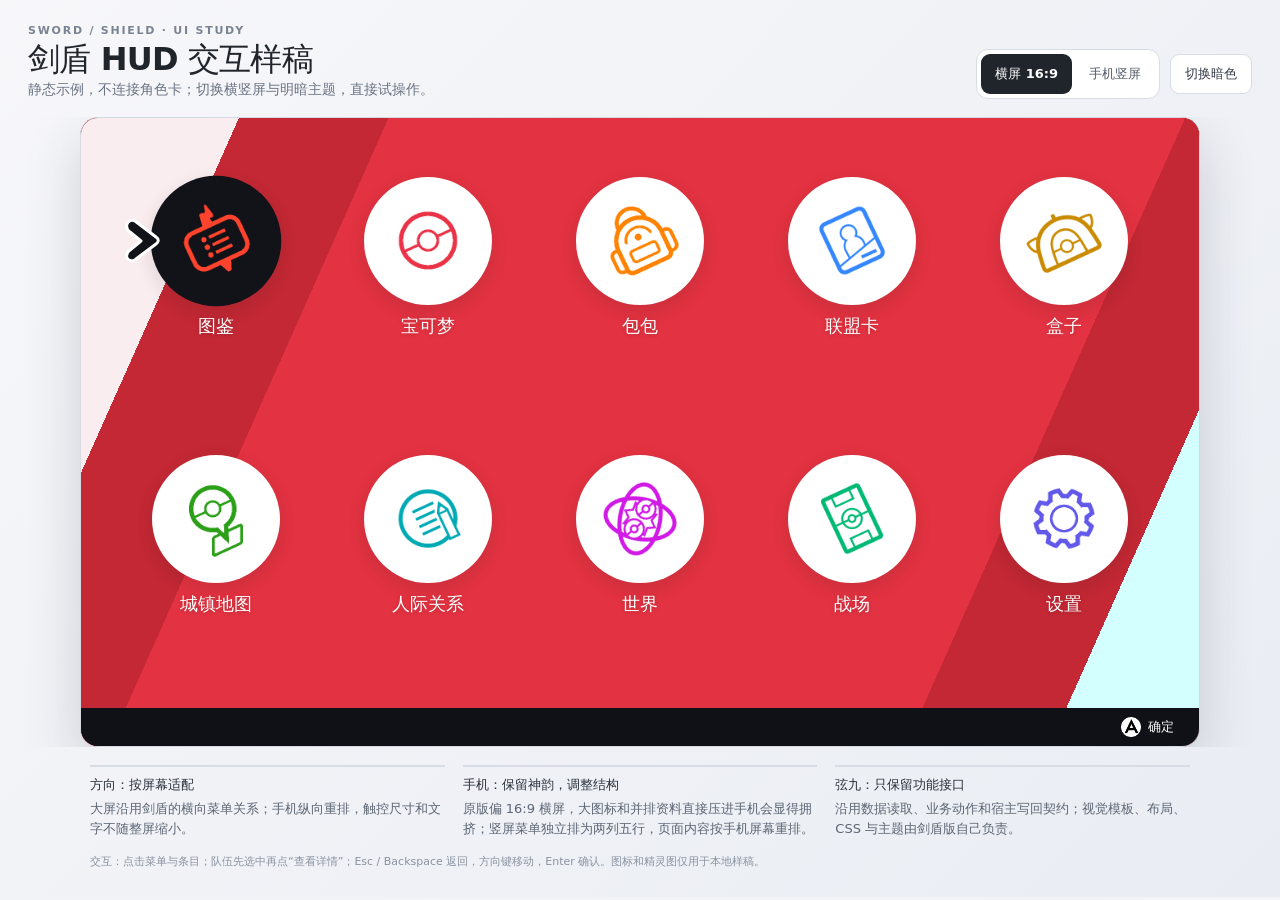
<file: demo/swsh-hud-demo/index-modular-v2.html>
<!doctype html>
<html lang="zh-CN">
<head>
<meta charset="utf-8">
<meta name="viewport" content="width=device-width,initial-scale=1">
<meta name="color-scheme" content="light dark">
<title>剑盾 HUD · 响应式交互样稿</title>
<!-- 原版CSS，按原始12个style标签顺序拆分 -->
<link rel="stylesheet" href="styles-original/block-1.css">
<link rel="stylesheet" href="styles-original/block-2.css">
<link rel="stylesheet" href="styles-original/block-3.css">
<link rel="stylesheet" href="styles-original/block-4.css">
<link rel="stylesheet" href="styles-original/block-5.css">
<link rel="stylesheet" href="styles-original/block-6.css">
<link rel="stylesheet" href="styles-original/block-7.css">
<link rel="stylesheet" href="styles-original/block-8.css">
<link rel="stylesheet" href="styles-original/block-9.css">
<link rel="stylesheet" href="styles-original/block-10.css">
<link rel="stylesheet" href="styles-original/block-11.css">
<link rel="stylesheet" href="styles-original/block-12.css">















</head>
<body>
<main class="demo" id="demo" data-layout="landscape">
  <header class="demo-head">
    <div>
      <div class="eyebrow">SWORD / SHIELD · UI STUDY</div>
      <h1>剑盾 HUD 交互样稿</h1>
      <p class="intro">静态示例，不连接角色卡；切换横竖屏与明暗主题，直接试操作。</p>
    </div>
    <div class="controls">
      <div class="segmented" role="group" aria-label="预览方向">
        <button type="button" data-layout-choice="landscape" aria-pressed="true">横屏 16:9</button>
        <button type="button" data-layout-choice="portrait" aria-pressed="false">手机竖屏</button>
      </div>
      <button class="theme-toggle" type="button" id="themeToggle" aria-pressed="false">切换暗色</button>
    </div>
  </header>

  <section class="stage-wrap" aria-label="可交互 HUD 预览">
    <div class="device" id="device">
      <div class="app" id="app" data-view="home" data-module="home" data-theme="day">
        <div class="backdrop" aria-hidden="true"></div>
        <svg class="selection-arrow" id="selectionArrow" viewBox="0 0 52 52" aria-hidden="true" focusable="false"><path class="arrow-glyph" d="M10 6C7 4 3 6 2 9C1 12 2 15 5 17L16 26L5 35C2 37 1 40 2 43C4 46 8 47 11 44L31 29C34 27 34 24 31 22Z"></path></svg>
        <section class="screen-content" id="screenContent" aria-live="polite"></section>
        <footer class="actionbar" id="actionbar"></footer>
        <div class="feedback" id="feedback" role="status" aria-live="polite"></div><div class="box-modal" id="boxModal" hidden><button class="box-modal-backdrop" type="button" data-action="box-modal-close" aria-label="关闭弹窗"></button><section class="box-modal-card" role="dialog" aria-modal="true" aria-labelledby="boxModalTitle"><header class="box-modal-head"><h2 id="boxModalTitle">操作</h2><button class="box-modal-close" type="button" data-action="box-modal-close" aria-label="关闭">×</button></header><div class="box-modal-body" id="boxModalBody"></div><footer class="box-modal-actions"><button type="button" class="box-modal-cancel" data-action="box-modal-cancel">取消</button><button type="button" class="box-modal-confirm" data-action="box-modal-confirm">确认</button></footer></section></div>
      </div>
    </div>
  </section>

  <section class="design-notes" aria-label="设计取舍">
    <div><strong>方向：按屏幕适配</strong>大屏沿用剑盾的横向菜单关系；手机纵向重排，触控尺寸和文字不随整屏缩小。</div>
    <div><strong>手机：保留神韵，调整结构</strong>原版偏 16:9 横屏，大图标和并排资料直接压进手机会显得拥挤；竖屏菜单独立排为两列五行，页面内容按手机屏幕重排。</div>
    <div><strong>弦九：只保留功能接口</strong>沿用数据读取、业务动作和宿主写回契约；视觉模板、布局、CSS 与主题由剑盾版自己负责。</div>
  </section>
  <p class="source-note">交互：点击菜单与条目；队伍先选中再点“查看详情”；Esc / Backspace 返回，方向键移动，Enter 确认。图标和精灵图仅用于本地样稿。</p>
</main>


<script src="assets/data/dex-list.js"></script>
<script src="assets/data/regional-dex.js"></script>
<script>
"use strict";
// Icon geometry reused from src/swsh/swsh-icons.js for reliable standalone local preview.
function swshIcon(key,size){
  var art={
    bag:'<g transform="rotate(-12 24 24)"><path d="M15 18.5v-3.2c0-6 3.7-10 9-10s9 4 9 10v3.2"/><path d="M13.5 18c-3 .2-5 2.5-5 5.7V38c0 3 2.4 5.4 5.4 5.4h20.2c3 0 5.4-2.4 5.4-5.4V23.7c0-3.2-2-5.5-5-5.7"/><path d="M16.2 17.8c1.9-3.4 4.3-4.9 7.8-4.9s5.9 1.5 7.8 4.9M13.8 19.2v7.1c0 3.3 3 5.8 6.1 5.8h8.2c3.2 0 6.1-2.5 6.1-5.8v-7.1"/><path class="swsh-icon-detail" d="M20.4 21.5c1.8-1.3 5.4-1.3 7.2 0M20 26h8m-4-5v9M8.5 25l-3 2.3v9.2l3 2.2M39.5 25l3 2.3v9.2l-3 2.2"/></g>',
    box:'<g transform="rotate(-5 24 24)"><rect x="5" y="9" width="38" height="26" rx="5"/><path d="M5 29h38M12 35v4h24v-4M12 39h24"/><circle cx="16" cy="19" r="4.8"/><path class="swsh-icon-detail" d="M16 14.2v9.6m-4.8-4.8h9.6M27 17h10m-10 5h7"/></g>',
    rel:'<g transform="rotate(-10 24 24)"><path d="M8 9h32v28H8z"/><path d="M13 32h22M15 16a4.2 4.2 0 1 1 8.4 0 4.2 4.2 0 0 1-8.4 0zM12.5 27c.4-4.1 3-6.1 6.7-6.1s6.3 2 6.7 6.1"/><path class="swsh-icon-detail" d="M29 16h6m-6 4h6m-6 4h4"/></g>',
    rivals:'<path d="M10 36c0-5.3 3.1-8.7 8.5-9.4M38 36c0-5.3-3.1-8.7-8.5-9.4"/><circle cx="17" cy="19" r="5"/><circle cx="31" cy="19" r="5"/><path d="M8.5 37h31M23.5 35v-4.5m1-5.7 3-3"/><path class="swsh-icon-detail" d="m10 11 4-3m20 0 4 3"/>',
    breeding:'<path d="M24 5c8 0 15 13 15 24a15 15 0 0 1-30 0C9 18 16 5 24 5z"/><path class="swsh-icon-detail" d="M15 28c1 6.2 4.3 9.4 9 9.4m7-22 2.2 4.7m-14.1 2.4 2.3-2.6 2.5 2.1 2.3-2.1 2.6 2.6"/>',
    pokedex:'<g transform="rotate(-15 24 24)"><rect x="10" y="6" width="31" height="35" rx="5"/><path d="M10 15H7.5a3 3 0 0 0-3 3v19a3 3 0 0 0 3 3H10M15 17h21v13H15z"/><circle cx="23" cy="23.5" r="4.5"/><path class="swsh-icon-detail" d="M16 11h12m4 0h3M15 34h11m4 0h6M16 38h5m4 0h4"/></g>',
    badge:'<path d="M24 5 29 11 37 9 36 19 42 24 36 29 37 39 29 37 24 43 19 37 11 39 12 29 6 24 12 19 11 9 19 11z"/><path d="M24 14 29 19 34 24 29 29 24 34 19 29 14 24 19 19z"/><path class="swsh-icon-detail" d="M24 17v14m-7-7h14"/>',
    map:'<g transform="rotate(-8 24 24)"><path d="M5 11 17 7l14 4 12-4v31l-12 4-14-4-12 4zM17 7v31M31 11v31"/><circle cx="25" cy="21" r="4"/><path class="swsh-icon-detail" d="m24.5 25 5 8m-11-6-5 6m23-14 3-2"/></g>',
    settings:'<path d="M8.9 4.52 10.25 2.05 13.75 2.05 15.1 4.52 17.79 3.73 20.27 6.21 19.48 8.9 21.95 10.25 21.95 13.75 19.48 15.1 20.27 17.79 17.79 20.27 15.1 19.48 13.75 21.95 10.25 21.95 8.9 19.48 6.21 20.27 3.73 17.79 4.52 15.1 2.05 13.75 2.05 10.25 4.52 8.9 3.73 6.21 6.21 3.73z" transform="scale(2)"/><circle cx="24" cy="24" r="5.4"/><circle class="swsh-icon-detail" cx="24" cy="24" r="2.2"/>',
    typechart:'<circle cx="12.5" cy="24" r="8"/><circle cx="35.5" cy="24" r="8"/><path d="M20.5 24h7m-3-3 3 3-3 3"/><path class="swsh-icon-detail" d="M9 24h7m-3.5-3.5v7M32 24h7"/>',
    pin:'<path d="M24 43S10 28 10 19a14 14 0 0 1 28 0c0 9-14 24-14 24z"/><circle cx="24" cy="19" r="5.5"/>',
    news:'<g transform="rotate(-6 24 24)"><path d="M9 7h31v32H12a6 6 0 0 1-6-6V13h3"/><path d="M9 33H6m8-20h9v9h-9z"/><path class="swsh-icon-detail" d="M28 14h8m-8 4h8m-22 9h22m-22 5h18"/></g>',
    globe:'<circle cx="24" cy="24" r="18"/><path d="M6 24h36M24 6c-6 5-9 11-9 18s3 13 9 18M24 6c6 5 9 11 9 18s-3 13-9 18"/><path class="swsh-icon-detail" d="M10 15h28m-28 18h28"/>',
    schedule:'<rect x="7" y="10" width="34" height="32" rx="3"/><path d="M7 19h34M15 6v8M33 6v8"/><path class="swsh-icon-detail" d="M14 26h6m7 0h6m-19 7h6m7 0h6"/>',
    command:'<rect x="5" y="11" width="38" height="27" rx="5"/><path d="M11 18h4m5 0h4m5 0h4M11 25h4m5 0h4m5 0h4M16 32h16"/><path class="swsh-icon-detail" d="M37 18h2m-2 7h2"/>',
    training:'<path d="M24 8v31m-9-9 9 9 9-9M9 13h30M9 13l4 9h22l4-9"/><path d="M13 22c0 5 4.3 8 11 8s11-3 11-8"/><path class="swsh-icon-detail" d="M18 13v4m12-4v4M19 43h10"/>',
    dodge:'<path d="M7 29h18l-5 6m5-6-5-6M11 17h30m-8-6 8 6-8 6M6 39h31"/><path class="swsh-icon-detail" d="M7 22h8m19 7h7"/>',
    initiative:'<path d="M28 4 11 27h12l-3 17 17-24H25z"/><path class="swsh-icon-detail" d="m25 13-6 10h9m-2 3-3 9"/>',
    guard:'<path d="M24 5 40 11v12c0 11-6.8 17.5-16 21-9.2-3.5-16-10-16-21V11z"/><path d="m15 24 6 6 12-13"/><path class="swsh-icon-detail" d="M13 15 24 11l11 4"/>',
    revive:'<path d="M24 43c-9 0-15-5.5-15-14 0-8 5-13.5 6-20 4 2.5 6 6.5 5.5 11C24 16 26 10 27 5c8 7 12 14 12 23 0 9-6 15-15 15z"/><path d="M24 41c-4.5 0-7.5-3-7.5-7.3 0-4.1 3-6.6 4.2-9.7 3.4 2 4.4 5 4 7.3 2.3-2 3.4-4.7 3.7-7.2 3.8 3.3 5.6 6.6 5.6 10.1 0 4.4-3 7.5-7.8 7.5z"/>',
    mega:'<path d="m24 4 4.1 10.6L39 10l-4.6 10.9L45 25l-10.6 4.1L39 40l-10.9-4.6L24 46l-4.1-10.6L9 40l4.6-10.9L3 25l10.6-4.1L9 10l10.9 4.6z"/><path d="m17 31 2-12 5 8 5-8 2 12"/><path class="swsh-icon-detail" d="M18.5 34h11"/>',
    clash:'<path d="M7 8 34 35m-3 4 8-8M41 8 14 35m3 4-8-8"/><path d="m6 5 8 3-5 5zM42 5l-8 3 5 5z"/><path class="swsh-icon-detail" d="M19 20 28 29m1-9-9 9"/>',
    help:'<circle cx="24" cy="24" r="18"/><path d="M18.5 18a5.5 5.5 0 1 1 9.5 3.7c-2.6 2.1-4 3.2-4 6.3"/><circle cx="24" cy="34" r="1"/>',
    arrow:'<path d="M7 24h34m-12-12 12 12-12 12"/>',
    chevron:'<path d="m18 9 12 15-12 15"/>'
  };
  var px=Math.max(14,Math.min(48,Number(size)||24));
  return '<svg class="swsh-icon swsh-icon-'+key+'" width="'+px+'" height="'+px+'" viewBox="0 0 48 48" fill="none" stroke="currentColor" stroke-width="2.25" stroke-linecap="round" stroke-linejoin="round" aria-hidden="true">'+(art[key]||art.pokedex)+'</svg>';
}
const MENU = [
  {key:"dex",label:"图鉴",icon:"xmenu_button_icon_pokedex_00^s-render.png",title:"POKÉDEX"},
  {key:"team",label:"宝可梦",icon:"xmenu_button_icon_pokemon_00^s-render.png",title:"POKÉMON"},
  {key:"bag",label:"包包",icon:"xmenu_button_icon_bag_00^s-render.png",title:"BAG"},
  {key:"badge",label:"联盟卡",nativeIcon:"icon_license.png",title:"LEAGUE CARD"},
  {key:"box",label:"盒子",nativeIcon:"icon_camp.png",title:"POKÉMON BOX"},
  {key:"map",label:"城镇地图",icon:"xmenu_button_icon_map_00^s-render.png",title:"MAP"},
  {key:"relations",label:"人际关系",nativeIcon:"icon_report.png",title:"RELATIONSHIPS"},
  {key:"world",label:"世界",nativeIcon:"icon_live.png",title:"WORLD"},
  {key:"battle",label:"战场",nativeIcon:"icon_bs.png",title:"BATTLE"},
  {key:"settings",label:"设置",icon:"xmenu_button_icon_config_00^s-render.png",title:"OPTIONS"}
];
const PARTY = [
  {name:"敲音猴",dex:"#810",level:8,gender:"♂",types:["草"],hp:"19 / 26",exp:"328",nextExp:"91",trainer:"伯劳",trainerId:"852516",metDate:"2026年11月04日",metPlace:"化朗镇",metLevel:"Lv.5",ability:"茂盛",abilityDescription:"HP 减少的时候，草属性的招式威力会提高。",nature:"胆小",held:"无",stats:[19,14,14,11,11,17],sprite:"assets/pokemon/poke_icon_0810_00s_n.png",moves:[["抓","一般",34,35],["叫声","一般",39,40],["木枝突刺","草",35,40],["挑衅","恶",20,20]]},
  {name:"泪眼蜥",dex:"#816",level:7,gender:"♀",types:["水"],hp:"18 / 23",exp:"226",nextExp:"74",trainer:"伯劳",trainerId:"852516",metDate:"2026年11月04日",metPlace:"化朗镇",metLevel:"Lv.5",ability:"激流",abilityDescription:"HP 减少的时候，水属性的招式威力会提高。",nature:"认真",held:"无",stats:[26,16,15,27,18,24],sprite:"assets/pokemon/poke_icon_0816_00s_n.png",moves:[["拍击","一般",33,35],["水枪","水",24,25],["瞪眼","一般",30,30],["水之波动","水",18,20]]},
  {name:"绿毛虫",dex:"#010",level:6,gender:"♂",types:["虫"],hp:"16 / 20",exp:"142",nextExp:"48",trainer:"伯劳",trainerId:"852516",metDate:"2026年11月04日",metPlace:"化朗镇",metLevel:"Lv.3",ability:"鳞粉",abilityDescription:"不会受到招式的追加效果影响。",nature:"温和",held:"无",stats:[20,15,13,10,12,14],sprite:"assets/pokemon/poke_icon_0010_00s_n.png",moves:[["撞击","一般",28,35],["吐丝","虫",38,40]]},
  {name:"妙蛙种子",dex:"#001",level:9,gender:"♀",types:["草","毒"],hp:"24 / 29",exp:"401",nextExp:"116",trainer:"伯劳",trainerId:"852516",metDate:"2026年11月04日",metPlace:"化朗镇",metLevel:"Lv.5",ability:"茂盛",abilityDescription:"HP 减少的时候，草属性的招式威力会提高。",nature:"内敛",held:"无",stats:[29,16,17,23,22,16],sprite:"assets/pokemon/poke_icon_0001_00s_n.png",moves:[["撞击","一般",30,35],["藤鞭","草",24,25],["生长","一般",39,40]]},
  {name:"小火龙",dex:"#004",level:10,gender:"♂",types:["火"],hp:"27 / 31",exp:"526",nextExp:"143",trainer:"伯劳",trainerId:"852516",metDate:"2026年11月04日",metPlace:"化朗镇",metLevel:"Lv.5",ability:"猛火",abilityDescription:"HP 减少的时候，火属性的招式威力会提高。",nature:"急躁",held:"无",stats:[31,20,16,24,17,25],sprite:"assets/pokemon/poke_icon_0004_00s_n.png",moves:[["抓","一般",31,35],["叫声","一般",38,40],["火花","火",22,25]]},
  {name:"杰尼龟",dex:"#007",level:8,gender:"♀",types:["水"],hp:"21 / 25",exp:"362",nextExp:"98",trainer:"伯劳",trainerId:"852516",metDate:"2026年11月04日",metPlace:"化朗镇",metLevel:"Lv.4",ability:"激流",abilityDescription:"HP 减少的时候，水属性的招式威力会提高。",nature:"大胆",held:"无",stats:[25,15,22,17,21,14],sprite:"assets/pokemon/poke_icon_0007_00s_n.png",moves:[["撞击","一般",30,35],["水枪","水",23,25],["缩入壳中","水",37,40]]}
];
const DEX = [
  {no:"001",name:"敲音猴",caught:true,seen:true,index:0},
  {no:"002",name:"啪咚猴",caught:false,seen:true,index:1},
  {no:"003",name:"狙射树枭",caught:false,seen:false,index:0},
  {no:"004",name:"炎兔儿",caught:false,seen:false,index:1},
  {no:"005",name:"腾蹴小将",caught:false,seen:false,index:0},
  {no:"006",name:"闪焰王牌",caught:false,seen:false,index:1},
  {no:"007",name:"泪眼蜥",caught:true,seen:true,index:1},
  {no:"008",name:"绿毛虫",caught:true,seen:true,index:2},
  {no:"009",name:"妙蛙种子",caught:true,seen:true,index:3},
  {no:"010",name:"小火龙",caught:true,seen:true,index:4},
  {no:"011",name:"杰尼龟",caught:true,seen:true,index:5},
  {no:"012",name:"毛辫羊",caught:false,seen:true,index:0},
  {no:"013",name:"贪心栗鼠",caught:false,seen:false,index:0},
  {no:"014",name:"稚山雀",caught:false,seen:false,index:1},
  {no:"015",name:"来电汪",caught:false,seen:false,index:0}
];
let dexCatalog=null;
let dexRegionalCatalog=null;
let dexCatalogPromise=null;
let dexCategory="all";
let dexCategoryMode="region";
let dexCategoryOpen=false;
function dexGenerationOf(no){const n=Number(no)||0;return n<=151?1:n<=251?2:n<=386?3:n<=493?4:n<=649?5:n<=721?6:n<=809?7:n<=905?8:n<=1025?9:10;}
function dexPartyMatch(no){const target=Number(no)||0;for(let i=0;i<PARTY.length;i++){const m=String(PARTY[i].dex||'').match(/\d+/);if(m&&Number(m[0])===target)return i;}return -1;}
function loadDexCatalog(){if(dexCatalogPromise)return dexCatalogPromise;const localDex=window.PK_DEX_CATALOG||null,localRegions=window.PK_REGIONAL_DEX||null;dexCatalogPromise=Promise.all([localDex?Promise.resolve(localDex):fetch("assets/data/dex-list.json").then(function(r){return r.ok?r.json():null;}),localRegions?Promise.resolve(localRegions):fetch("assets/data/regional-dex.json").then(function(r){return r.ok?r.json():null;})]).then(function(parts){const raw=parts[0]&&Array.isArray(parts[0].data)?parts[0].data:[];dexCatalog=raw.map(function(item){const no=Number(item.no)||0;const partyIndex=dexPartyMatch(no);const party=partyIndex>=0?PARTY[partyIndex]:null;return {no:String(no).padStart(3,'0'),name:party?party.name:String(item.name||''),catalogName:String(item.name||''),caught:!!party,seen:!!party,index:partyIndex,generation:dexGenerationOf(no),types:item.types||[]};}).filter(function(item){return item.no!=='000';});dexRegionalCatalog=parts[1]&&typeof parts[1]==='object'?parts[1]:{};if(S.view==='dex')render();return {entries:dexCatalog,regions:dexRegionalCatalog};}).catch(function(){dexCatalog=null;dexRegionalCatalog=null;return null;});return dexCatalogPromise;}
function dexCategoryEntries(){if(!dexCatalog||!dexCatalog.length)return DEX;const m=String(dexCategory||'all');if(m==='all')return dexCatalog;if(m.indexOf('gen-')===0){const g=Number(m.slice(4));return dexCatalog.filter(function(d){return d.generation===g;});}if(m.indexOf('region-')===0&&dexRegionalCatalog){const region=m.slice(7),ids={};(dexRegionalCatalog[region]||[]).forEach(function(item){ids[String(item.ndex||item.id||'').padStart(3,'0')]=true;});return dexCatalog.filter(function(d){return !!ids[d.no];});}return dexCatalog;}
function dexCategoryLabel(value){const v=String(value||'all');if(v==='all')return '全国图鉴';if(v.indexOf('gen-')===0)return '第'+v.slice(4)+'世代';if(v.indexOf('region-')===0)return v.slice(7);return '全国图鉴';}
function dexCategoryOptionsHTML(){const sel=function(value){return String(dexCategory)===String(value)?' aria-selected="true"':'';};const labels=[];labels.push(['all','全国图鉴']);if(dexCategoryMode==='generation'){for(let g=1;g<=10;g++)labels.push(['gen-'+g,'第'+g+'世代']);}else{const regions=dexRegionalCatalog?Object.keys(dexRegionalCatalog):['关都','城都','丰缘','神奥','合众','卡洛斯','阿罗拉','伽勒尔','铠岛','王冠雪原','帕底亚','北上乡','蓝莓学院'];regions.forEach(function(region){labels.push(['region-'+region,region]);});}return labels.map(function(item,index){const tone=Math.round(34+(index/Math.max(1,labels.length-1))*154);const text=tone>72?'#252629':'#f5f7fa';const row=Math.floor(index/3);return '<button class="dex-category-option" type="button" role="option" data-dex-category="'+esc(item[0])+'"'+sel(item[0])+' style="--dex-option-index:'+index+';--dex-option-row-index:'+row+';--dex-tone:'+tone+'%;--dex-label:'+text+';color:'+text+'">'+esc(item[1])+'</button>';}).join('');}
const BAGS = [
  {name:"回复",icon:"回复.png",color:"#ffa6c4",items:[["伤药","回复少量 HP。",4,"0017"],["解麻药","治愈麻痹状态。",2,"0022"],["解毒药","治愈中毒状态。",3,"0019"]]},
  {name:"精灵球",icon:"精灵球.png",color:"#ff9494",items:[["精灵球","捕捉野生宝可梦的道具。",12,"0004"],["超级球","比精灵球更容易捕捉。",5,"0003"],["高级球","捕捉能力较强的球。",2,"0002"]]},
  {name:"战斗道具",icon:"战斗道具.png",color:"#ffb98b",items:[["攻击增强剂","战斗中提升攻击。",2,"0027"],["速度增强剂","战斗中提升速度。",1,"0029"]]},
  {name:"树果",icon:"树果.png",color:"#86c270",items:[["樱子果","治愈麻痹状态。",3,"0034"],["桃桃果","治愈中毒状态。",2,"0036"]]},
  {name:"道具",icon:"道具.png",color:"#94c8ff",items:[["全满药","回复 HP 并治愈异常状态。",1,"0025"],["经验糖果 S","给予宝可梦少量经验。",4,"0033"]]},
  {name:"招式学习器",icon:"招式学习器.png",color:"#c49dff",items:[["招式学习器 01","让宝可梦学会新的招式。",1,"0029"],["招式记录 12","记录可学习的招式。",2,"0029"]]},
  {name:"重要物品",icon:"重要物品.png",color:"#ffdf94",items:[["宝可梦图鉴","记录遇见和捕获的宝可梦。",1,"0035"],["自行车","可以快速移动的折叠自行车。",1,"0038"]]},
  {name:"食材",icon:"食材.png",color:"#7fd4c0",items:[["咖喱食材","用于露营烹饪。",4,"0037"],["新鲜香草","提升料理风味。",2,"0040"]]}
];
const BOXES = [
  {name:"草地",pokemon:[0,1,2,3,4,5]},
  {name:"冒险伙伴",pokemon:[2,3,4]},
  {name:"等待整理",pokemon:[]},
  {name:"远征队",pokemon:[]},
  {name:"收藏",pokemon:[]},
  {name:"新朋友",pokemon:[]},
  {name:"培育",pokemon:[]},
  {name:"备用",pokemon:[]}
];
const TABS = ["概要","数值","招式","信息","奖章"];
const TAB_SVGS = [
  '<svg viewBox="0 0 36 36" aria-hidden="true"><circle cx="18" cy="18" r="14"/><path d="M4 18h28M18 4v10m0 8v10"/><circle cx="18" cy="18" r="5"/></svg>',
  '<svg viewBox="0 0 36 36" aria-hidden="true"><path d="M18 3 32 11v14l-14 8L4 25V11z"/><path d="M18 10v16m-7-12 14 8m0-8-14 8"/></svg>',
  '<svg viewBox="0 0 36 36" aria-hidden="true"><path d="m18 3 4 9 10 1-7 7 2 11-9-5-9 5 2-11-7-7 10-1z"/><path d="M8 30h20"/></svg>',
  '<svg viewBox="0 0 36 36" aria-hidden="true"><path d="M8 4h20v28H8zM13 11h10M13 17h10M13 23h6"/><path d="m23 25 7-12 3 2-7 12-4 2z"/></svg>',
  '<svg viewBox="0 0 36 36" aria-hidden="true"><circle cx="18" cy="13" r="9"/><path d="m12 21-3 12 9-5 9 5-3-12M18 8v10m-5-5h10"/></svg>'
];
const STAT_NAMES = ["HP","攻击","防御","特攻","特防","速度"];
const TYPE_COLORS = {"草":"#61a94a","水":"#408bd1","一般":"#8c929c"};
const SETTINGS = [
  {name:"语速",values:["慢","普通","快"],description:"可以选择 3 种\n不同的信息显示速度。"},
  {name:"对战动画",values:["看","不看"],description:"选择对战时是否播放招式动画。"},
  {name:"比赛规则",values:["替换","连战"],description:"选择胜出后是否替换当前队伍中的宝可梦。"},
  {name:"同行／盒子",values:["自己选择","自动发送"],description:"选择新获得的宝可梦由你决定去向，或自动发送到盒子。"},
  {name:"给宝可梦取昵称",values:["取昵称","不取昵称"],description:"设置获得宝可梦时是否为它取昵称。"},
  {name:"陀螺仪感应器",values:["使用","不使用"],description:"设置是否使用陀螺仪感应器。"},
  {name:"镜头　上／下",values:["默认","反转"],description:"选择镜头上下方向的操作设置。"},
  {name:"滚动测试 08",values:["关闭","开启"],description:"临时测试项：验证设置列表向下滚动。"},
  {name:"滚动测试 09",values:["关闭","标准","开启"],description:"临时测试项：验证滚动时选中行与选项对齐。"},
  {name:"滚动测试 10",values:["选项 A","选项 B"],description:"临时测试项：验证滚动条位置随内容移动。"},
  {name:"滚动测试 11",values:["默认","反转"],description:"临时测试项：验证滚动条拖动与滚轮同步。"},
  {name:"滚动测试 12",values:["关闭","开启"],description:"临时测试项：验证列表末尾可滚动到位。"}
];
const SETTING_DEFAULTS = [2,1,1,0,0,0,0,0,1,0,1,0];
const BOX_TEAM = {party:[0,1,2,3,4,5]};
/* ── 弦九接口桥接层 ── */
const MOCK_STAT={
  训练家:{名字:"伯劳",活力:3,活力上限:3,金钱:31400,徽章:"木杆|石锁",身份:"训练家",声望:"12 新人",气场:"无",可命令等级:20},
  人际关系:{"赫普":{好感度:85,注记:"从小认识的朋友，聪明但有些傲气。"},"索妮亚":{好感度:72,注记:"研究者，大教授的孙女，对远古神兽很感兴趣。"},"玛俐":{好感度:45,注记:"在尖钉镇认识的训练家，实力不俗。"},"丹帝":{好感度:60,注记:"现任冠军，态度和善，时常给予帮助。"}},
  劲敌:{"赫普":{好感度:55,注记:"同乡劲敌，总是走在自己前面，让人不服气。"}},
  通讯录:{"泽芙":{好感度:30,注记:"木杆镇精灵中心护士，热心肠，总是笑脸相迎。"}},
  任务:{主线:"前往拳关市，挑战第三道馆馆主 卡布",支线:"寻找在旷野地带失踪的绵绵羊群主人",传说:"调查旷野地带出现的异常能量波动现象"},
  世界事件:{附近遭遇:"林中发现稀有闪光精灵目击报告",地区新闻:"冠军杯预选赛报名截止日期临近，各地训练家汇聚",区域动态:"旷野地带今日天气：雷暴，特殊精灵出现率大幅提升"},
  环境:{当前地点:"机擎市",日期:"11月12日",时间:"下午三点",赛程:"伽勒尔道馆挑战"}
};
const swshBridge={
  _win:(function(){try{if(window.parent&&window.parent!==window&&window.parent.document){return window.parent;}}catch(e){}return window;})(),
  getLiveStatData:function(){
    try{var mv=this._win.Mvu||window.Mvu;if(!mv||!mv.getMvuData)return null;
    var mes=this._win.document.querySelectorAll('.mes');
    for(var i=mes.length-1;i>=0;i--){var mid=parseInt(mes[i].getAttribute('mesid')||'');if(isNaN(mid))continue;
    var d=mv.getMvuData({type:'message',message_id:mid});if(d&&d.stat_data&&d.stat_data.训练家)return d.stat_data;}}catch(e){}return null;
  },
  getStat:function(){return this.getLiveStatData()||MOCK_STAT;},
  getRelations:function(stat){
    var result=[],seen={};
    function add(obj,role){for(var n in (obj||{})){if(!seen[n]){seen[n]=true;result.push({name:n,role:role,好感度:+(obj[n].好感度)||0,注记:obj[n].注记||''});}}}
    add(stat.人际关系,'人际');add(stat.劲敌,'劲敌');add(stat.通讯录,'通讯录');return result;
  }
};
const S = {view:"home",stack:[],menu:0,party:0,tab:0,dex:0,bag:0,item:0,box:0,boxMon:0,boxSource:"box",boxDetail:false,boxPanel:"none",boxPanelOrigin:"none",setting:0,relation:0,settingValues:SETTING_DEFAULTS.slice(),theme:"day"};
let manualLayout=false;
let boxModalConfirm=null;
const $ = function(sel,root){return (root||document).querySelector(sel);};
const app = $("#app"), demo = $("#demo");
const selectionArrow=$("#selectionArrow",app),selectionSelector=".menu-entry,.party-member,.detail-tab-icon[data-tab],.data-row,.item-row,.bag-cats button,.relation-row";
let hoveredSelection=null,focusedSelection=null;
function selectionTarget(node){if(!node||!node.closest)return null;const target=node.closest(selectionSelector);return target&&app.contains(target)?target:null;}
function committedSelection(){
  if(S.view==="home")return app.querySelector('.menu-entry[aria-pressed="true"]');
  if(S.view==="team")return app.querySelector('.party-member[aria-pressed="true"]');
  if(S.view==="party-detail")return app.querySelector('.detail-tab-icon[data-tab][aria-pressed="true"]');
  if(S.view==="dex")return app.querySelector('.data-row[aria-pressed="true"]');
  if(S.view==="bag")return app.querySelector('.item-row[aria-pressed="true"]')||app.querySelector('.bag-cats button[aria-pressed="true"]');
  if(S.view==="settings")return app.querySelector('.setting-row.is-selected');
  if(S.view==="relations")return app.querySelector('.relation-row[aria-pressed="true"]');
  return null;
}
function updateSelectionArrow(target){
  if(!selectionArrow)return;
  if(S.view==="dex"&&dexCategoryOpen){selectionArrow.classList.remove("is-visible");selectionArrow.style.display="none";return;}
  selectionArrow.style.display="";
  if(target&&!app.contains(target))target=null;
  target=target||(hoveredSelection&&app.contains(hoveredSelection)?hoveredSelection:null)||(focusedSelection&&app.contains(focusedSelection)?focusedSelection:null)||committedSelection();
  if(!target||!app.contains(target)){selectionArrow.classList.remove("is-visible");return;}
  const anchor=target.matches(".menu-entry")?target.querySelector(".disc"):target;
  if(!anchor){selectionArrow.classList.remove("is-visible");return;}
  const frame=app.getBoundingClientRect(),rect=anchor.getBoundingClientRect(),width=selectionArrow.offsetWidth||52,height=selectionArrow.offsetHeight||52;
  const left=rect.left-frame.left-width+26;
  const top=rect.top-frame.top+(rect.height-height)/2;
  const x=Math.round(Math.max(2,Math.min(frame.width-width-2,left))),y=Math.round(Math.max(2,Math.min(frame.height-height-2,top)));
  selectionArrow.style.transform="translate3d("+x+"px,"+y+"px,0)";
  selectionArrow.classList.add("is-visible");
}
function setHoveredSelection(target){
  if(hoveredSelection===target){updateSelectionArrow(target);return;}
  if(hoveredSelection&&app.contains(hoveredSelection))hoveredSelection.classList.remove("is-pointer-active");
  hoveredSelection=target&&app.contains(target)?target:null;
  if(hoveredSelection&&focusedSelection&&focusedSelection!==hoveredSelection){if(app.contains(focusedSelection))focusedSelection.classList.remove("is-focus-active");focusedSelection=null;}
  if(hoveredSelection)hoveredSelection.classList.add("is-pointer-active");
  updateSelectionArrow();
}
function setFocusedSelection(target){
  if(focusedSelection&&app.contains(focusedSelection))focusedSelection.classList.remove("is-focus-active");
  focusedSelection=target&&app.contains(target)?target:null;
  if(focusedSelection&&hoveredSelection&&hoveredSelection!==focusedSelection){if(app.contains(hoveredSelection))hoveredSelection.classList.remove("is-pointer-active");hoveredSelection=null;}
  if(focusedSelection)focusedSelection.classList.add("is-focus-active");
  updateSelectionArrow();
}
function selectSetting(index,focus){
  const rows=app.querySelectorAll(".setting-row[data-setting]");
  if(!rows.length)return;
  S.setting=Math.max(0,Math.min(rows.length-1,index));
  rows.forEach(function(row,i){row.classList.toggle("is-selected",i===S.setting);});
  const description=app.querySelector("#setting-description");
  if(description)description.textContent=SETTINGS[S.setting].description;
  updateSelectionArrow();
  if(focus){rows[S.setting].focus();rows[S.setting].scrollIntoView({block:"nearest",behavior:"smooth"});}
  updateSettingsScrollbar();
}
function updateBoxInfoScrollbar(){const list=app.querySelector(".box-info-pane .box-detail-content"),track=app.querySelector(".box-info-scrollbar"),thumb=track&&track.querySelector(".box-info-scrollbar-thumb");if(!list||!track||!thumb)return;list.onscroll=updateBoxInfoScrollbar;const viewport=list.clientHeight,total=list.scrollHeight,trackHeight=track.clientHeight;if(!trackHeight)return;const maxScroll=Math.max(0,total-viewport),thumbHeight=maxScroll?Math.min(trackHeight,Math.max(30,trackHeight*viewport/total)):trackHeight,maxThumbTop=Math.max(0,trackHeight-thumbHeight);thumb.style.height=thumbHeight+"px";thumb.style.top=(maxScroll?maxThumbTop*list.scrollTop/maxScroll:0)+"px";track.classList.toggle("is-disabled",maxScroll<=1)}
function setBoxInfoScrollPosition(clientY,track){const list=app.querySelector(".box-info-pane .box-detail-content"),thumb=track&&track.querySelector(".box-info-scrollbar-thumb");if(!list||!track||!thumb)return;const trackRect=track.getBoundingClientRect(),travel=trackRect.height-thumb.offsetHeight,maxScroll=list.scrollHeight-list.clientHeight;if(travel<=0||maxScroll<=0)return;list.scrollTop=Math.max(0,Math.min(1,(clientY-trackRect.top-thumb.offsetHeight/2)/travel))*maxScroll;updateBoxInfoScrollbar()}
let boxInfoScrollbarDrag=null;
function updateSettingsScrollbar(){
  const list=app.querySelector(".settings-rows"),track=app.querySelector(".settings-scrollbar");
  if(!list||!track)return;
  const thumb=track.querySelector(".settings-scrollbar-thumb"),viewport=list.clientHeight,total=list.scrollHeight,trackHeight=track.clientHeight;
  if(!thumb||!trackHeight)return;
  const maxScroll=Math.max(0,total-viewport),thumbHeight=maxScroll?Math.min(trackHeight,Math.max(24,trackHeight*viewport/total)):trackHeight;
  const maxThumbTop=Math.max(0,trackHeight-thumbHeight),thumbTop=maxScroll?maxThumbTop*(list.scrollTop/maxScroll):0;
  thumb.style.height=thumbHeight+"px";thumb.style.top=thumbTop+"px";
  track.classList.toggle("is-disabled",maxScroll<=1);
  track.setAttribute("aria-valuenow",String(maxScroll?Math.round(list.scrollTop/maxScroll*100):0));
  const selected=app.querySelector(".setting-row.is-selected");
  if(selected){const rowRect=selected.getBoundingClientRect(),listRect=list.getBoundingClientRect();if(rowRect.bottom<=listRect.top||rowRect.top>=listRect.bottom)selectionArrow.classList.remove("is-visible");else updateSelectionArrow(selected);}
}
function setSettingsScrollPosition(clientY,track){
  const list=app.querySelector(".settings-rows"),thumb=track&&track.querySelector(".settings-scrollbar-thumb");
  if(!list||!track||!thumb)return;
  const trackRect=track.getBoundingClientRect(),travel=trackRect.height-thumb.offsetHeight,maxScroll=list.scrollHeight-list.clientHeight;
  if(travel<=0||maxScroll<=0)return;
  const ratio=Math.max(0,Math.min(1,(clientY-trackRect.top-thumb.offsetHeight/2)/travel));
  list.scrollTop=ratio*maxScroll;updateSettingsScrollbar();
}
let settingsScrollbarDrag=null;
function setSettingValue(rowIndex,valueIndex){
  const setting=SETTINGS[rowIndex];if(!setting)return;
  S.settingValues[rowIndex]=(valueIndex+setting.values.length)%setting.values.length;
  const row=app.querySelector('.setting-row[data-setting="'+rowIndex+'"]');if(!row)return;
  row.querySelectorAll(".setting-option").forEach(function(button){button.setAttribute("aria-pressed",String(Number(button.dataset.settingOption)===S.settingValues[rowIndex]));});
}
function resetSettings(){S.settingValues=SETTING_DEFAULTS.slice();S.setting=0;render();}
function esc(value){return String(value).replace(/[&<>\"']/g,function(ch){return {"&":"&amp;","<":"&lt;",">":"&gt;","\"":"&quot;","'":"&#39;"}[ch];});}
function monSprite(mon,cls){return mon.sprite ? '<img class="'+cls+'" src="'+esc(mon.sprite)+'" alt="">' : '<span class="'+cls+' empty-mon" aria-hidden="true">◌</span>';}
function selectedMenu(){return MENU[S.menu];}
function setLayout(layout,manual){if(manual)manualLayout=true;demo.dataset.layout=layout;document.querySelectorAll("[data-layout-choice]").forEach(function(btn){btn.setAttribute("aria-pressed",String(btn.dataset.layoutChoice===layout));});render();}
function setTheme(theme){S.theme=theme;app.dataset.theme=theme;$("#themeToggle").textContent=theme==="day"?"切换暗色":"切换白天";$("#themeToggle").setAttribute("aria-pressed",String(theme==="night"));}
function feedback(message){const box=$("#feedback");box.textContent=message;box.classList.add("show");clearTimeout(feedback.timer);feedback.timer=setTimeout(function(){box.classList.remove("show");},1500);}
function pushView(view){S.stack.push(S.view);S.view=view;render();}
function goBack(){if(S.view==="box"&&document.querySelector('.demo[data-layout="portrait"]')){if(S.boxPanel==="detail"){S.boxPanel=S.boxPanelOrigin||"none";S.boxPanelOrigin="none";S.boxDetail=false;render();return;}if(S.boxPanel!=="none"){S.boxPanel="none";S.boxDetail=false;render();return;}}if(S.stack.length){S.view=S.stack.pop();render();}else if(S.view!=="home"){S.view="home";render();}}
function openMenuItem(item){if(!item)return;pushView(item.key);}
function activeModule(){return S.view==="party-detail"?"team":S.view;}
function renderHome(){
  const buttons=MENU.map(function(m,i){const icon=m.nativeIcon?'<img class="menu-icon-native" src="assets/menu/native/'+esc(m.nativeIcon)+'" alt="">':m.iconKey?swshIcon(m.iconKey,48).replace('class="swsh-icon ','class="menu-icon-svg swsh-icon '):'<img class="menu-icon-source" src="assets/menu/original/'+esc(m.icon)+'" alt="">';return '<button class="menu-entry selection-target" type="button" data-menu="'+i+'" aria-pressed="'+String(i===S.menu)+'" aria-label="'+esc(m.label)+'"><span class="disc">'+icon+'</span><span class="menu-label">'+esc(m.label)+'</span></button>';}).join("");
  return '<div class="home-screen"><div class="menu-grid" role="group" aria-label="主菜单">'+buttons+'</div></div>';
}
function pokemonBanner(mon,cls){return '<div class="'+cls+'"><span class="pokeball-mark" aria-hidden="true"></span><strong class="banner-name">'+esc(mon.name)+'</strong><span class="banner-level">Lv.'+esc(mon.level)+'</span><span class="banner-gender">'+esc(mon.gender)+'</span></div>';}
function partyHeroHTML(mon){return '<section class="party-hero"><div class="model-rings" aria-hidden="true"></div>'+monSprite(mon,"profile-sprite")+'<div class="party-hero-info"><strong>'+esc(mon.name)+'</strong><span>'+esc(mon.dex)+'</span>'+typeIconTags(mon.types)+'</div><div class="swsh-preview-controls" role="group" aria-label="切换队伍宝可梦"><button type="button" data-action="party-prev" aria-label="预览上一只宝可梦"><svg viewBox="0 0 24 24" aria-hidden="true"><path d="m9 5 7 7-7 7"/></svg></button><span class="swsh-preview-ball" aria-hidden="true"></span><button type="button" data-action="party-next" aria-label="预览下一只宝可梦"><svg viewBox="0 0 24 24" aria-hidden="true"><path d="m9 5 7 7-7 7"/></svg></button></div></section>';}
function renderParty(){
  const mon=PARTY[S.party];
  const rows=PARTY.map(function(p,i){return {p:p,i:i};}).filter(function(row){return !!row.p.sprite;}).map(function(row){
    const p=row.p,parts=p.hp.split("/").map(function(v){return Number(v.trim());}),ratio=parts[1]?Math.round(parts[0]/parts[1]*100):0;
    return '<button class="party-member selection-target" type="button" data-party="'+row.i+'" aria-pressed="'+String(row.i===S.party)+'" aria-label="'+esc(p.name+"，等级 "+p.level)+'"><img class="member-sprite" src="'+esc(p.sprite)+'" alt=""><span class="member-info"><span class="member-top"><strong>'+esc(p.name)+'</strong><i class="member-gender">'+esc(p.gender)+'</i></span><span class="member-hp"><i class="'+(ratio<30?'low':'')+'" style="width:'+ratio+'%"></i></span><span class="member-bottom"><span>'+esc(p.hp)+'</span>'+typeIconTags(p.types)+'</span></span><span class="member-level">Lv.'+esc(p.level)+'</span></button>';
  }).join("");
  return '<div class="party-screen"><section class="party-side"><div class="party-heading"><span aria-label="POKÉMON"></span><small>'+PARTY.filter(function(p){return !!p.sprite;}).length+' / 06</small></div><div class="party-list">'+rows+'</div></section>'+partyHeroHTML(mon)+'</div>';
}
function previewParty(i){
  const mon=PARTY[i];if(!mon||!mon.sprite||i===S.party)return;
  S.party=i;
  app.querySelectorAll(".party-member").forEach(function(button){button.setAttribute("aria-pressed",String(Number(button.dataset.party)===i));});
  const banner=app.querySelector(".party-banner"),hero=app.querySelector(".party-hero");
  if(banner)banner.outerHTML=pokemonBanner(mon,"party-banner");
  if(hero)hero.outerHTML=partyHeroHTML(mon);
}
function radarMarkup(values,hp){
  const center={x:150,y:132},radius=91;
  const angles=[-90,-30,30,90,150,210];
  const rings=[1,.75,.5,.25].map(function(r){return angles.map(function(a){const rad=a*Math.PI/180;return (center.x+Math.cos(rad)*radius*r).toFixed(1)+","+(center.y+Math.sin(rad)*radius*r).toFixed(1);}).join(" ");}).map(function(points){return '<polygon class="radar-grid" points="'+points+'"></polygon>';}).join("");
  const max=Math.max.apply(null,values.concat([60]));
  const points=values.map(function(v,i){const rad=angles[i]*Math.PI/180,radiusValue=radius*Math.max(.12,v/max);return (center.x+Math.cos(rad)*radiusValue).toFixed(1)+","+(center.y+Math.sin(rad)*radiusValue).toFixed(1);}).join(" ");
  const labels=[['HP',0,150,20],['攻击',1,250,75],['防御',2,245,220],['速度',5,150,258],['特防',4,55,220],['特攻',3,48,75]].map(function(label){return '<text class="radar-label" x="'+label[2]+'" y="'+label[3]+'">'+label[0]+' '+(label[1]===0?hp:values[label[1]])+'</text>';}).join("");
  return '<svg class="radar-chart" viewBox="0 0 300 270" role="img" aria-label="能力雷达图">'+rings+angles.map(function(a){const rad=a*Math.PI/180;return '<line x1="150" y1="132" x2="'+(150+Math.cos(rad)*radius)+'" y2="'+(132+Math.sin(rad)*radius)+'" stroke="#f7f7f7" stroke-width="2"></line>';}).join("")+'<polygon class="radar-data" points="'+points+'"></polygon>'+labels+'</svg>';
}
function renderDetail(){
  const mon=PARTY[S.party];
  const tabs=TABS.map(function(tab,i){return '<button class="detail-tab-icon selection-target" type="button" data-tab="'+i+'" aria-pressed="'+String(i===S.tab)+'" aria-label="'+tab+'" title="'+tab+'"></button>';}).join("");
  let pane="";
  if(S.tab===0){pane='<div class="profile-overview"><div class="profile-row"><span>名字</span><span>'+esc(mon.name)+'</span></div><div class="profile-row"><span>属性</span><span><b class="profile-type">'+typeIconTags(mon.types)+'</b></span></div><div class="profile-row"><span>初训家</span><span>'+esc(mon.trainer)+'</span></div><div class="profile-row"><span>ID No.</span><span>'+esc(mon.trainerId)+'</span></div><div class="profile-exp"><div class="profile-exp-line"><span>现在的经验值</span><b>'+esc(mon.exp)+'</b></div></div><div class="profile-exp"><div class="profile-exp-line"><span>距离下一级　还有</span><b>'+esc(mon.nextExp)+'</b></div><div class="profile-exp-track"><i></i></div></div><div class="profile-mark-row" aria-label="奖章标记"><span>◉</span><span>●</span><span>▲</span><span>■</span><span>♥</span><span>★</span><span>◆</span></div></div>';}
  if(S.tab===1){pane='<div class="profile-stats"><div class="radar-wrap">'+radarMarkup(mon.stats,mon.hp)+'</div><div class="profile-stat-foot"><span>极巨化等级</span><b>▰ ▰ ▰ ▰ ▱ ▱ ▱ ▱ ▱ ▱</b></div><div class="profile-stat-foot"><span>特性</span><b>'+esc(mon.ability)+'</b></div><p class="profile-description">'+esc(mon.abilityDescription)+'</p></div>';}
  if(S.tab===2){pane='<div class="profile-moves">'+mon.moves.map(function(move){return '<div class="profile-move"><strong class="profile-move-name">'+esc(move[0])+'</strong><span class="profile-move-type" data-type="'+esc(move[1])+'">'+typeIconTags([move[1]])+'</span><span class="profile-move-pp">'+esc(move[2])+'/'+esc(move[3])+'</span></div>';}).join("")+'</div>';}
  if(S.tab===3){pane='<div class="profile-info"><p><span class="emphasis">'+esc(mon.nature)+'</span>的性格。</p><p>'+esc(mon.metDate)+'<br>在<span class="emphasis">'+esc(mon.metPlace)+'</span>，<br>遇见了当时'+esc(mon.metLevel)+'的它。</p><p>身体强壮。</p></div>';}
  if(S.tab===4){pane='<div class="profile-medals">没有奖章</div>';}
  return '<div class="detail-screen"><nav class="detail-tabs" role="tablist" aria-label="宝可梦详情分页"><button class="detail-tab-icon" type="button" data-action="prev-tab" aria-label="上一页">‹</button>'+tabs+'<button class="detail-tab-icon" type="button" data-action="next-tab" aria-label="下一页">›</button></nav>'+pokemonBanner(mon,"detail-banner")+'<section class="detail-pane">'+pane+'</section><section class="detail-art"><div class="model-rings" aria-hidden="true"></div>'+monSprite(mon,"profile-sprite")+'</section></div>';
}
function updateDexScrollbar(){const list=app.querySelector(".dex-list"),track=app.querySelector(".dex-scrollbar"),thumb=track&&track.querySelector(".dex-scrollbar-thumb");if(!list||!track||!thumb)return;list.onscroll=updateDexScrollbar;const viewport=list.clientHeight,total=list.scrollHeight,trackHeight=track.clientHeight;if(!trackHeight)return;const maxScroll=Math.max(0,total-viewport),thumbHeight=maxScroll?Math.min(trackHeight,Math.max(28,trackHeight*viewport/total)):trackHeight,maxThumbTop=Math.max(0,trackHeight-thumbHeight);thumb.style.height=thumbHeight+"px";thumb.style.top=(maxScroll?maxThumbTop*list.scrollTop/maxScroll:0)+"px";track.classList.toggle("is-disabled",maxScroll<=1);track.setAttribute("aria-valuenow",String(maxScroll?Math.round(list.scrollTop/maxScroll*100):0))}
function setDexScrollPosition(clientY,track){const list=app.querySelector(".dex-list"),thumb=track&&track.querySelector(".dex-scrollbar-thumb");if(!list||!track||!thumb)return;const r=track.getBoundingClientRect(),travel=r.height-thumb.offsetHeight,max=list.scrollHeight-list.clientHeight;if(travel<=0||max<=0)return;list.scrollTop=Math.max(0,Math.min(1,(clientY-r.top-thumb.offsetHeight/2)/travel))*max;updateDexScrollbar()}
function renderDex(){
  const entries=dexCategoryEntries();
  if(S.dex>=entries.length)S.dex=0;
  const selected=entries[S.dex]||entries[0]||DEX[0];
  const rows=entries.map(function(d,i){const p=PARTY[d.index],known=d.caught||d.seen,name=known?d.name:"??????",statusIcon=d.caught?"pokedex_icon_get^s.png":(d.seen?"pokedex_icon_none^s.png":"");const thumb=d.caught&&p?monSprite(p,"sprite-mini"):'<img class="sprite-mini dex-question" src="assets/pokelist/pokedex_icon_not_found^s.png" alt="">';const status=statusIcon?'<img class="dex-pokeball" src="assets/pokelist/'+statusIcon+'" alt="">':'';return '<button class="data-row selection-target" type="button" data-dex="'+i+'" aria-pressed="'+String(i===S.dex)+'"><span class="dex-monid">'+thumb+'<span class="dex-number">No.'+String(d.no).padStart(3,"0")+'</span></span><span class="row-name">'+esc(name)+'</span><span class="row-meta">'+status+'</span></button>';}).join("");
  return '<div class="dex-layout'+(dexCategoryOpen?' is-category-open':'')+'"><div class="dex-focus">'+dexFocusHTML(selected)+'</div><button class="dex-category-mode" type="button" data-action="dex-mode" aria-label="切换地区或世代图鉴">'+(dexCategoryMode==='region'?'地区':'世代')+'</button><div class="dex-category-picker"><button class="dex-category-select" type="button" data-action="dex-category-toggle" aria-haspopup="listbox" aria-expanded="'+String(dexCategoryOpen)+'" aria-label="选择图鉴分类">'+esc(dexCategoryLabel(dexCategory))+'</button><div class="dex-category-menu" role="listbox" aria-label="图鉴分类"'+(dexCategoryOpen?'':' hidden')+'>'+dexCategoryOptionsHTML()+'</div></div><div class="dex-list" aria-label="图鉴列表">'+rows+'</div><div class="dex-scrollbar" aria-label="图鉴列表滚动条" role="scrollbar" aria-controls="dexRows" aria-orientation="vertical" aria-valuemin="0" aria-valuemax="100" aria-valuenow="0" tabindex="0"><span class="dex-scrollbar-thumb"></span></div></div>';
}
function dexFocusHTML(d){const p=d&&d.index>=0?PARTY[d.index]:null,known=!!(d&&d.caught||d&&d.seen),name=known?d.name:"未知宝可梦",heroSprite=p&&p.sprite?p.sprite:"";return '<div class="detail-stage">'+(d&&d.caught&&heroSprite?'<img class="big-sprite" src="'+esc(heroSprite)+'" alt="">':'<span class="big-sprite empty-mon">?</span>')+'<span class="stage-name">'+esc(name)+'</span><div class="dex-data"><div class="dex-number">No.'+String(d&&d.no||'000').padStart(3,"0")+'</div><h2>'+esc(known?d.name:"??????")+'</h2><div class="count-pair"><span class="count-chip">遇见 '+(d&&d.seen?"✓":"—")+'</span><span class="count-chip">捕获 '+(d&&d.caught?"✓":"—")+'</span></div><p class="stage-sub">'+(known?'已记录的宝可梦。':'尚未发现此宝可梦。')+'</p></div></div>';}
function bagIconMarkup(bag){return '<img class="bag-cat-icon" src="assets/bag-categories/'+esc(bag.icon)+'" alt="">';}
function bagRibbonMarkup(layout,bag){
  const width=48,left=26;
  return '<div class="bag-ribbon-track bag-ribbon-track--'+esc(layout)+'" aria-hidden="true"><span class="bag-slant bag-slant--'+esc(layout)+'" style="--bag-ribbon-left:'+left+'%;--bag-ribbon-width:'+width+'%;--bag-ribbon-color:'+esc(bag.color)+'">'+esc(bag.name)+'</span></div>';
}
function partyRowsMarkup(){
  return PARTY.filter(function(p){return !!p.sprite;}).map(function(p){
    const i=PARTY.indexOf(p),parts=p.hp.split("/").map(function(v){return Number(v.trim());}),ratio=parts[1]?Math.round(parts[0]/parts[1]*100):0;
    return '<button class="party-member selection-target" type="button" data-party="'+i+'" aria-pressed="'+String(i===S.party)+'" aria-label="'+esc(p.name+"，等级 "+p.level)+'"><img class="member-sprite" src="'+esc(p.sprite)+'" alt=""><span class="member-info"><span class="member-top"><strong>'+esc(p.name)+'</strong><i class="member-gender">'+esc(p.gender)+'</i></span><span class="member-hp"><i class="'+(ratio<30?'low':'')+'" style="width:'+ratio+'%"></i></span><span class="member-bottom"><span>'+esc(p.hp)+'</span>'+typeIconTags(p.types)+'</span></span><span class="member-level">Lv.'+esc(p.level)+'</span></button>';
  }).join("");
}
function renderBag(){
  const bag=BAGS[S.bag],items=bag.items;
  const cats=BAGS.map(function(b,i){return '<button class="selection-target" type="button" data-bag="'+i+'" aria-label="'+esc(b.name)+'" aria-pressed="'+String(i===S.bag)+'" style="--bag-cat-color:'+b.color+'">'+bagIconMarkup(b)+'<span>'+esc(b.name)+'</span></button>';}).join("");
  const selected=items[S.item];
  const bagLayout=demo.dataset.layout==="portrait"?"portrait":"landscape";
  const nav='<div class="bag-category-nav" style="--bag-cat-color:'+bag.color+'"><button type="button" data-action="bag-prev" aria-label="上一类"></button><div class="bag-cats" role="tablist" aria-label="背包分类">'+cats+'</div><button type="button" data-action="bag-next" aria-label="下一类"></button></div>';
  return '<div class="bag-layout bag-layout--'+bagLayout+'" data-bag-layout="'+bagLayout+'"><header class="bag-heading"><img src="assets/bag/bag-title-black.png" alt="BAG"></header><section class="bag-content"><div class="bag-content-head"><span class="bag-content-title">'+esc(bag.name)+'</span><span class="bag-money">₽ 31,400</span></div>'+nav+bagRibbonMarkup('landscape',bag)+bagRibbonMarkup('portrait',bag)+'<div class="item-list">'+bagRowsMarkup(items)+'</div></section><section class="item-description">'+bagDescriptionMarkup(selected)+'</section></div>';
}
function bagRowsMarkup(items){return items.map(function(it,i){return '<button class="item-row selection-target" type="button" data-item="'+i+'" aria-pressed="'+String(i===S.item)+'"><img class="item-icon" src="assets/bag/items/item_'+esc(it[3]||"0017")+'.png" alt=""><span class="row-name">'+esc(it[0])+'</span><span class="row-meta"><span>×</span><b>'+it[2]+'</b></span></button>';}).join("");}
function bagDescriptionMarkup(item){return '<h3>'+esc(item[0])+'</h3><p>'+esc(item[1])+'</p><p style="margin-top:9px">持有数量：×'+item[2]+'</p>';}
function updateDexSelection(i){const entries=dexCategoryEntries();if(!entries[i]||S.dex===i)return;S.dex=i;app.querySelectorAll(".data-row").forEach(function(row){row.setAttribute("aria-pressed",String(Number(row.dataset.dex)===i));});const focus=app.querySelector(".dex-focus");if(focus)focus.innerHTML=dexFocusHTML(entries[i]);updateSelectionArrow();}
function updateBagRibbon(){
  const bag=BAGS[S.bag];if(!bag)return;
  const width=48,left=26;
  const title=app.querySelector('.bag-content-title');if(title)title.textContent=bag.name;
  app.querySelectorAll(".bag-slant").forEach(function(ribbon){
    ribbon.style.setProperty("--bag-ribbon-left",left+"%");
    ribbon.style.setProperty("--bag-ribbon-width",width+"%");
    ribbon.style.setProperty("--bag-ribbon-color",bag.color);
    ribbon.textContent=bag.name;
  });
  const nav=app.querySelector(".bag-category-nav");
  if(nav)nav.style.setProperty("--bag-cat-color",bag.color);
}
function updateBagCategory(i){if(!BAGS[i])return;S.bag=i;S.item=0;app.querySelectorAll(".bag-cats button").forEach(function(button){button.setAttribute("aria-pressed",String(Number(button.dataset.bag)===i));});updateBagRibbon();const list=app.querySelector(".item-list");if(list)list.innerHTML=bagRowsMarkup(BAGS[i].items);updateBagSelection(0);}
function updateBagSelection(i){const bag=BAGS[S.bag];if(!bag||!bag.items[i])return;S.item=i;app.querySelectorAll(".item-row").forEach(function(row){row.setAttribute("aria-pressed",String(Number(row.dataset.item)===i));});const box=app.querySelector(".item-description");if(box)box.innerHTML=bagDescriptionMarkup(bag.items[i]);updateSelectionArrow();}
function renderSettings(){const rows=SETTINGS.map(function(setting,i){const values=setting.values.map(function(value,j){return '<button class="setting-option" type="button" data-setting-option="'+j+'" aria-pressed="'+String(S.settingValues[i]===j)+'" aria-label="'+esc(setting.name)+'：'+esc(value)+'">'+esc(value)+'</button>';}).join('');return '<div class="setting-row setting-row--'+(setting.values.length===3?'three':'two')+(S.setting===i?' is-selected':'')+'" data-setting="'+i+'" tabindex="-1" aria-selected="'+String(S.setting===i)+'"><span class="setting-focus-base" aria-hidden="true"></span><span class="setting-label">'+esc(setting.name)+'</span>'+values+'</div>';}).join('');return '<section class="settings-screen" aria-label="设置"><img class="settings-title" src="assets/settings/scene-title-option-mask.png" alt="OPTION"><div class="settings-rows" role="list" aria-label="选项">'+rows+'</div><div class="settings-scrollbar" aria-hidden="true"><span class="settings-scrollbar-thumb"></span></div></section>';}
function renderMap(){return '<div class="map-area" aria-label="示意地图"><div class="map-path"></div><span class="map-point" style="left:16%;top:27%"><b></b>木杆镇</span><span class="map-point" style="left:46%;top:53%"><b></b>机擎市</span><span class="map-point" style="left:76%;top:29%"><b></b>拳关市</span><span class="map-point" style="left:69%;top:72%"><b></b>旷野地带</span></div>';}
function boxCurrentPokemon(){return S.boxMon===null||S.boxMon===undefined?null:PARTY[S.boxMon]||null;}
function boxPartySlots(){return Array.from({length:6},function(_,slot){const pokemonIndex=BOX_TEAM.party[slot];return pokemonIndex===null||pokemonIndex===undefined?null:pokemonIndex;});}function boxPartyCount(){return boxPartySlots().filter(function(pokemonIndex){return pokemonIndex!==null;}).length;}function boxTransferLabel(){return S.boxSource==="party"?"放入当前盒子":"取出到队伍中";}
function boxDetailActionHTML(mon){if(!mon)return "";return '<div class="box-info-actions"><button class="box-transfer-action" type="button" data-action="box-transfer-open">'+esc(boxTransferLabel())+'</button></div>';}
function closeBoxModal(){const modal=$("#boxModal");if(!modal)return;modal.hidden=true;boxModalConfirm=null;$("#boxModalBody").innerHTML="";}
function openBoxRenameModal(){const box=BOXES[S.box],modal=$("#boxModal");$("#boxModalTitle").textContent="修改盒子名称";$("#boxModalBody").innerHTML='<p class="box-modal-help">为当前盒子输入一个名称。</p><input class="box-modal-input" id="boxModalInput" type="text" maxlength="20" value="'+esc(box.name)+'" aria-label="盒子名称">';$(".box-modal-confirm",modal).textContent="保存";boxModalConfirm=function(){const input=$("#boxModalInput"),name=input&&input.value.trim();if(!name){if(input)input.focus();return;}box.name=name;closeBoxModal();render();};modal.hidden=false;const input=$("#boxModalInput");input.focus();input.select();}
function openBoxTransferModal(){const mon=boxCurrentPokemon();if(!mon)return;if(S.boxSource==="party"){$("#boxModalTitle").textContent="放入当前盒子？";$("#boxModalBody").innerHTML='<p class="box-modal-help">'+esc(mon.name)+' 将从队伍移出，放入“'+esc(BOXES[S.box].name)+'”。</p>';$(".box-modal-confirm").textContent="放入当前盒子";boxModalConfirm=function(){transferBoxPokemon();closeBoxModal();};$("#boxModal").hidden=false;return;}const slots=boxPartySlots().map(function(index,slot){const occupied=index!==null,label=occupied?PARTY[index].name:"空位";return '<button class="box-modal-slot" type="button" data-modal-slot="'+slot+'" aria-pressed="false"'+(occupied?' disabled aria-disabled="true"':'')+'>'+String(slot+1)+' 号位<small>'+esc(label)+'</small></button>';}).join('');$("#boxModalTitle").textContent="选择队伍位置";$("#boxModalBody").innerHTML='<p class="box-modal-help">选择要放入的队伍位置。已有宝可梦的位置不可选。</p><div class="box-modal-slot-grid">'+slots+'</div>';$(".box-modal-confirm").textContent="取出到队伍中";boxModalConfirm=function(){const selected=$(".box-modal-slot[aria-pressed=true]");if(!selected)return;const position=Number(selected.dataset.modalSlot),pokemonIndex=S.boxMon,list=BOXES[S.box].pokemon,at=list.indexOf(pokemonIndex);if(BOX_TEAM.party[position]!==null&&BOX_TEAM.party[position]!==undefined)return;if(at>=0)list.splice(at,1);BOX_TEAM.party[position]=pokemonIndex;S.boxSource="party";S.boxDetail=true;closeBoxModal();render();};$("#boxModal").hidden=false;const first=$(".box-modal-slot:not(:disabled)");if(first)first.setAttribute("aria-pressed","true");}
const TYPE_ICON_KEYS={"一般":"normal","格斗":"kakutou","飞行":"hikou","毒":"doku","地面":"jimen","岩石":"iwa","虫":"mushi","幽灵":"ghost","钢":"hagane","火":"honoo","水":"mizu","草":"kusa","电":"denki","超能力":"esper","冰":"koori","龙":"dragon","恶":"aku","妖精":"yousei"};
function typeIconTags(types){return '<span class="box-type-row">'+types.map(function(type){const key=TYPE_ICON_KEYS[type]||"normal";return '<img class="box-type" src="assets/types/'+key+'.png" alt="'+esc(type)+'" title="'+esc(type)+'">';}).join('')+'</span>';}
function boxTypeTags(mon){return '<div class="box-type-row">'+mon.types.map(function(type){const key=TYPE_ICON_KEYS[type]||"normal";return '<img class="box-type" src="assets/types/'+key+'.png" alt="'+esc(type)+'" title="'+esc(type)+'">';}).join('')+'</div>';}
function boxPreviewHTML(mon){return boxDetailHTML(mon);}function boxDetailHTML(mon){if(!mon)return '<div class="box-empty-preview"><div>点击队伍或盒子里的宝可梦查看资料<small>悬停只显示名称和等级</small></div></div>';const stats=STAT_NAMES.map(function(name,i){return '<div class="box-stat"><span>'+esc(name)+'</span><b>'+esc(mon.stats[i])+'</b></div>';}).join('');const moves=mon.moves.map(function(move){return '<div class="box-move"><strong>'+esc(move[0])+'</strong><span>'+esc(move[1])+'</span><small>'+esc(move[2])+'/'+esc(move[3])+' PP</small></div>';}).join('');const facts='<div class="box-detail-facts"><span>编号</span><b>'+esc(mon.dex)+'</b><span>性别</span><b>'+esc(mon.gender)+'</b><span>HP</span><b>'+esc(mon.hp)+'</b><span>持有物</span><b>'+esc(mon.held||"无")+'</b><span>性格</span><b>'+esc(mon.nature)+'性格</b><span>训练家</span><b>'+esc(mon.trainer)+' · '+esc(mon.trainerId)+'</b></div>';return '<article class="box-detail-card"><header class="box-detail-top"><strong>'+esc(mon.name)+'</strong><span>Lv.'+esc(mon.level)+'</span></header><div class="box-detail-content"><div class="box-detail-hero"><div class="box-detail-art">'+monSprite(mon,"box-detail-sprite")+'</div><div class="box-detail-hero-meta">'+boxTypeTags(mon)+'<p>特性：'+esc(mon.ability)+'</p></div></div>'+facts+'<div class="box-stat-grid">'+stats+'</div><div class="box-ability"><span>特性说明</span><strong>'+esc(mon.ability)+'</strong><small>'+esc(mon.abilityDescription)+'</small></div><section class="box-moves"><h4>招式</h4>'+moves+'</section>'+boxDetailActionHTML(mon)+'</div></article>';}
function boxPortraitPreviewHTML(mon){return boxDetailHTML(mon);}function boxPartyMarkup(){return boxPartySlots().map(function(pokemonIndex){if(pokemonIndex===null)return `<div class='box-party-row box-party-row--empty' aria-hidden='true'></div>`;const mon=PARTY[pokemonIndex];return `<button class='box-party-row' type='button' data-boxparty='${pokemonIndex}' aria-pressed='${String(S.boxSource==='party'&&S.boxMon===pokemonIndex)}' aria-label='预览队伍中的${esc(mon.name)}'>${monSprite(mon,'box-party-sprite')}<span class='box-party-meta'><strong>${esc(mon.name)}</strong>${typeIconTags(mon.types)}</span><span class='box-party-level'>Lv.${esc(mon.level)}</span></button>`;}).join('');}
function renderBoxPage(){const box=BOXES[S.box],mon=boxCurrentPokemon(),count=box.pokemon.length,slotCount=count<20?25:30+Math.max(0,Math.ceil((count-25)/5))*5,isScrollable=count>=20,slots=Array.from({length:slotCount},function(_,slot){const pokemonIndex=box.pokemon[slot];if(pokemonIndex===undefined)return '<div class="box-slot is-empty" aria-hidden="true"></div>';const p=PARTY[pokemonIndex];return '<button class="box-slot" type="button" data-boxmon="'+pokemonIndex+'" aria-label="'+esc(p.name)+', '+esc(p.dex)+'" aria-pressed="'+String(S.boxSource==="box"&&S.boxMon===pokemonIndex)+'"><span class="box-slot-art">'+monSprite(p,"box-slot-sprite")+'</span><span class="box-slot-hover-label"><b>'+esc(p.name)+'</b><small>Lv.'+esc(p.level)+'</small></span></button>';}).join('');const boxOptions=BOXES.map(function(item,index){return '<option value="'+index+'"'+(index===S.box?' selected':'')+'>'+esc(item.name)+'</option>';}).join('');const boxNav='<header class="box-storage-head"><button class="box-switch" type="button" data-action="box-prev" aria-label="上一个盒子">'+swshIcon("chevron",24)+'</button><button class="box-portrait-team-toggle" type="button" data-action="box-team-open" aria-label="打开队伍">队伍</button><select class="box-title-select" data-action="box-select" aria-label="选择盒子">'+boxOptions+'</select><button class="box-rename-button" type="button" data-action="box-rename" aria-label="修改盒子名称"><svg viewBox="0 0 24 24" aria-hidden="true"><path d="M4 20h4L19 9l-4-4L4 16v4Z"/><path d="m13.5 6.5 4 4"/></svg></button><button class="box-new-button" type="button" data-action="box-new" aria-label="新建盒子">＋</button><button class="box-switch" type="button" data-action="box-next" aria-label="下一个盒子">'+swshIcon("chevron",24)+'</button></header>';return '<div class="box-screen box-screen--landscape" data-panel="'+esc(S.boxPanel)+'"><button class="box-portrait-scrim" type="button" data-action="box-panel-close" aria-label="关闭面板"></button><aside class="box-team-pane"><div class="box-team-heading"><span>队伍</span></div><div class="box-team-list">'+boxPartyMarkup()+'</div></aside><section class="box-storage-pane">'+boxNav+'<div class="box-grid'+(isScrollable?' is-scrollable':'')+'" role="grid" aria-label="'+esc(box.name)+'，'+slotCount+'个储存位">'+slots+'</div></section><aside class="box-info-pane" aria-live="polite">'+boxDetailHTML(mon)+'</aside><nav class="box-party-strip" aria-label="队伍宝可梦">'+boxPartySlots().map(function(pokemonIndex){if(pokemonIndex===null)return '<span class="box-party-chip box-party-chip--empty" aria-hidden="true"></span>';const p=PARTY[pokemonIndex];return '<button class="box-party-chip" type="button" data-boxparty="'+pokemonIndex+'" aria-label="'+esc(p.name)+'" aria-pressed="'+String(S.boxSource==="party"&&S.boxMon===pokemonIndex)+'">'+monSprite(p,"box-party-chip-sprite")+'</button>';}).join('')+'</nav><section class="box-portrait-preview" aria-live="polite">'+boxPortraitPreviewHTML(mon)+'</section><section class="box-detail-overlay" '+(S.boxPanel==="detail"?"":"hidden")+' aria-label="宝可梦详细资料">'+(S.boxPanel==="detail"?boxDetailHTML(mon):"")+'</section><div class="box-info-scrollbar" aria-hidden="true"><span class="box-info-scrollbar-thumb"></span></div></div>';}
function updateBoxSelection(index,source){S.boxSource=source;S.boxMon=index;S.boxDetail=true;const portraitLayout=document.querySelector('.demo[data-layout="portrait"]');if(S.view==="box"&&portraitLayout){S.boxPanelOrigin=S.boxPanel==="team"?"team":"none";S.boxPanel="detail";render();return;}const mon=boxCurrentPokemon();app.querySelectorAll(".box-slot[data-boxmon]").forEach(function(button){button.setAttribute("aria-pressed",String(source==="box"&&Number(button.dataset.boxmon)===index));});app.querySelectorAll("[data-boxparty]").forEach(function(button){button.setAttribute("aria-pressed",String(source==="party"&&Number(button.dataset.boxparty)===index));});const info=app.querySelector(".box-info-pane"),portrait=app.querySelector(".box-portrait-preview"),overlay=app.querySelector(".box-detail-overlay");if(info)info.innerHTML=boxDetailHTML(mon);if(portrait)portrait.innerHTML=boxPortraitPreviewHTML(mon);if(overlay){overlay.innerHTML=boxDetailHTML(mon);overlay.hidden=true;}updateBoxInfoScrollbar();}
function setBoxDetail(open){S.boxDetail=!!open;if(S.view==="box"&&document.querySelector('.demo[data-layout="portrait"]')){if(open){if(S.boxPanel!=="detail")S.boxPanelOrigin=S.boxPanel==="team"?"team":"none";S.boxPanel="detail";}else{S.boxPanel=S.boxPanelOrigin||"none";S.boxPanelOrigin="none";}render();return;}const info=app.querySelector(".box-info-pane");if(info)info.innerHTML=boxDetailHTML(boxCurrentPokemon());updateBoxInfoScrollbar();}
function transferBoxPokemon(){const mon=boxCurrentPokemon();if(!mon)return;const pokemonIndex=S.boxMon;if(S.boxSource==="box"){const emptySlot=BOX_TEAM.party.findIndex(function(value){return value===null||value===undefined;});if(emptySlot<0)return;const list=BOXES[S.box].pokemon;const at=list.indexOf(pokemonIndex);if(at>=0)list.splice(at,1);BOX_TEAM.party[emptySlot]=pokemonIndex;S.boxSource="party";S.boxMon=pokemonIndex;}else{const at=BOX_TEAM.party.indexOf(pokemonIndex);if(at>=0)BOX_TEAM.party[at]=null;if(BOXES[S.box].pokemon.indexOf(pokemonIndex)<0)BOXES[S.box].pokemon.push(pokemonIndex);S.boxSource="box";S.boxMon=pokemonIndex;}S.boxDetail=true;render();}
function createNewBox(){BOXES.push({name:"新建盒子 "+String(BOXES.length+1),pokemon:[]});S.box=BOXES.length-1;S.boxMon=null;S.boxSource="box";S.boxDetail=false;render();}
function stepBox(direction){S.box=(S.box+direction+BOXES.length)%BOXES.length;S.boxDetail=false;const first=BOXES[S.box].pokemon[0];S.boxSource="box";S.boxMon=first===undefined?null:first;render();}function scaffoldIcon(key){return swshIcon(key,32);}
function scaffoldPage(key){
  if(key==='box')return renderBoxPage();
  const item=MENU.find(function(m){return m.key===key;});if(!item)return '<div class="empty-state"><div><h2>菜单</h2><p>尚无此页面。</p></div></div>';
  const head='<header class="module-heading"><div><h2>'+esc(item.label)+'</h2><p>页面结构示意 · 当前为静态交互样稿</p></div><span class="module-kicker">'+esc(item.title)+'</span></header>';
  let body='';
  if(key==="badge")body='<div class="module-content scaffold-grid"><article class="scaffold-card"><div class="scaffold-icon"><img src="assets/menu/native/icon_license.png" alt=""></div><strong>训练家资料</strong><p>姓名、训练家编号与冒险记录。</p></article><article class="scaffold-card"><div class="scaffold-icon">'+scaffoldIcon("map")+'</div><strong>道馆挑战</strong><p>收集进度和联盟挑战状态。</p></article><article class="scaffold-card"><div class="scaffold-icon">'+scaffoldIcon("news")+'</div><strong>卡片外观</strong><p>展示卡背景与装饰的预览区域。</p></article><article class="scaffold-card"><strong>伯劳</strong><p>训练家编号　852516</p></article><article class="scaffold-card"><strong>冒险时间</strong><p>旅途记录将在此显示。</p></article><article class="scaffold-card"><strong>联盟资料</strong><p>徽章与挑战信息将在此汇总。</p></article></div>';
  if(key==="relations")body='<div class="module-content scaffold-list"><div class="section-label"><span>旅途中遇见的人</span><span>关系资料</span></div>'+[['赫普','劲敌 · 木杆镇','rivals'],['丹帝','冠军 · 伽勒尔','badge'],['索妮亚','研究者 · 宝可梦博士的孙女','news'],['玛俐','训练家 · 尖钉镇','rel']].map(function(row){return '<div class="scaffold-row"><span class="scaffold-icon">'+scaffoldIcon(row[2])+'</span><strong>'+esc(row[0])+'</strong><span class="row-meta">'+esc(row[1])+'</span></div>';}).join('')+'</div>';
  if(key==="world")body='<div class="module-content world-map"><div class="world-route"></div><span class="world-stop" style="left:8%;top:18%"><i></i>木杆镇</span><span class="world-stop" style="left:37%;top:38%"><i></i>机擎市</span><span class="world-stop" style="left:65%;top:17%"><i></i>拳关市</span><span class="world-stop" style="left:49%;top:68%"><i></i>旷野地带</span><span class="world-stop" style="right:6%;bottom:12%"><i></i>冠军杯</span></div>';
  if(key==="battle")body='<div class="module-content battle-arenas"><article class="battle-arena"><small>WILD AREA</small><strong>旷野对战</strong><p>遭遇与战斗信息展示区域</p></article><article class="battle-arena"><small>STADIUM</small><strong>竞技场</strong><p>对战队伍与状态展示区域</p></article></div>';
  return '<div class="module-scaffold">'+head+body+'</div>';
}
function actionKey(key){return '<img class="action-key" src="assets/menu/original/button_icon_'+key+'_00^t.png" alt="'+key+'">';}
function actionMarkup(){if(S.view==="home")return '<span class="action">'+actionKey("A")+'确定</span>';if(S.view==="team")return '<span class="action">'+actionKey("A")+'确定</span><span class="action">'+actionKey("Y")+'替换宝可梦</span><button class="action action-back" type="button" data-action="back">'+actionKey("B")+'返回</button>';if(S.view==="party-detail")return '<span class="action">'+actionKey("A")+'持有物</span><span class="action">'+actionKey("X")+'标记</span><button class="action action-back" type="button" data-action="back">'+actionKey("B")+'返回</button>';if(S.view==="dex")return '<span class="action">'+actionKey("A")+'选择条目</span><button class="action action-back" type="button" data-action="back">'+actionKey("B")+'返回菜单</button>';if(S.view==="settings")return '<span class="action">'+actionKey("A")+'确定</span><button class="action action-back" type="button" data-action="settings-reset">'+actionKey("Y")+'初始化</button><button class="action action-back" type="button" data-action="back">'+actionKey("B")+'保存设置后退出</button>';return '<span class="action">'+actionKey("A")+'确认</span><button class="action action-back" type="button" data-action="back">'+actionKey("B")+'返回</button>';}
function updateRelationDetail(i){
  const stat=swshBridge.getStat(),rels=swshBridge.getRelations(stat);
  if(!rels[i])return;
  S.relation=i;
  app.querySelectorAll('.relation-row').forEach(function(r){r.setAttribute('aria-pressed',String(Number(r.dataset.relation)===i));});
  // Update portrait pane
  const sel=rels[i];
  const pct=Math.round(Math.min(100,Math.max(0,sel.好感度)));
  const rc=sel.role==='劲敌'?'rival':sel.role==='通讯录'?'contact':'relations';
  const portraitPane=app.querySelector('.relations-portrait-pane');
  if(portraitPane)portraitPane.innerHTML=
    '<div class="relations-avatar-placeholder">'+swshIcon(rc==='rival'?'rivals':rc==='contact'?'command':'rel',64)+'</div>'+
    '<div class="relations-name-tag"><strong>'+esc(sel.name)+'</strong>'+
    '<span>好感度 '+pct+'／100</span></div>';
  updateSelectionArrow();
}
function renderRelations(){
  const stat=swshBridge.getStat(),rels=swshBridge.getRelations(stat);
  if(!rels.length)return '<div class="module-scaffold"><header class="module-heading"><div><h2>人际关系</h2><p>尚无关系记录。</p></div><span class="module-kicker">RELATIONSHIPS</span></header></div>';
  const idx=Math.max(0,Math.min(S.relation,rels.length-1));
  const sel=rels[idx];
  const rc=sel.role==='劲敌'?'rival':sel.role==='通讯录'?'contact':'relations';
  const selPct=Math.round(Math.min(100,Math.max(0,sel.好感度)));
  const portraitHTML=
    '<div class="relations-avatar-placeholder">'+swshIcon(rc==='rival'?'rivals':rc==='contact'?'command':'rel',64)+'</div>'+
    '<div class="relations-name-tag"><strong>'+esc(sel.name)+'</strong>'+
    '<span>好感度 '+selPct+'／100</span></div>';
  const rows=rels.map(function(r,i){
    const pct=Math.round(Math.min(100,Math.max(0,r.好感度)));
    const rtag=r.role==='劲敌'?'rival':r.role==='通讯录'?'contact':'relations';
    return '<button class="relation-row selection-target" type="button" data-relation="'+i+'" aria-pressed="'+String(i===idx)+'">'+
      '<span class="relation-row-left">'+
        '<span class="relation-name">'+esc(r.name)+'</span>'+
        '<span class="relation-role-tag relation-role-tag--'+rtag+'">'+esc(r.role)+'</span>'+
      '</span>'+
      '<span class="relation-affinity-mini">'+
        '<span class="affinity-num">'+pct+'</span>'+
        '<span class="affinity-bar-mini"><i class="affinity-fill" style="width:'+pct+'%"></i></span>'+
      '</span>'+
    '</button>';
  }).join('');
  return '<div class="relations-screen">'+
    '<div class="relations-portrait-pane">'+portraitHTML+'</div>'+
    '<div class="relations-list-pane"><div class="section-label"><span>旅途中遇见的人</span><span>'+rels.length+' 人</span></div>'+rows+'</div>'+
  '</div>';
}
function renderMapPage(){
  const stat=swshBridge.getStat(),env=stat.环境||{},events=stat.世界事件||{};
  const cur=env.当前地点||'未知地点';
  const nodes=[
    {n:'木杆镇',x:'12%',y:'25%'},{n:'机擎市',x:'40%',y:'50%'},
    {n:'尖钉镇',x:'24%',y:'72%'},{n:'拳关市',x:'64%',y:'24%'},
    {n:'旷野地带',x:'50%',y:'64%'},{n:'独剑镇',x:'78%',y:'50%'},
    {n:'锤锤市',x:'64%',y:'80%'}
  ];
  const mapNodes=nodes.map(function(nd){
    const isCur=nd.n===cur||cur.indexOf(nd.n)>=0||nd.n.indexOf(cur)>=0;
    return '<span class="map-node'+(isCur?' is-current':'')+'" style="left:'+nd.x+';top:'+nd.y+'"><b></b><span>'+esc(nd.n)+'</span></span>';
  }).join('');
  const routes=[
    {x:'12%',y:'40%',w:'30%',r:'-10deg'},{x:'40%',y:'50%',w:'26%',r:'-22deg'},
    {x:'40%',y:'56%',w:'22%',r:'18deg'},{x:'62%',y:'60%',w:'18%',r:'28deg'}
  ].map(function(rt){
    return '<span class="map-route-line" style="left:'+rt.x+';top:'+rt.y+';width:'+rt.w+';transform:rotate('+rt.r+')"></span>';
  }).join('');
  return '<div class="map-screen">'+
    '<div class="map-info-card">'+
      '<div class="map-location-label">CURRENT LOCATION</div>'+
      '<div class="map-current-location">'+esc(cur)+'</div>'+
      (env.日期?'<div class="map-meta-row"><b>日期</b><span>'+esc(env.日期)+'</span></div>':'')+
      (env.时间?'<div class="map-meta-row"><b>时间</b><span>'+esc(env.时间)+'</span></div>':'')+
      (env.赛程?'<div class="map-meta-row"><b>赛程</b><span>'+esc(env.赛程)+'</span></div>':'')+
      (events.区域动态?'<div class="map-nearby-card"><div class="map-nearby-title">区域动态</div>'+esc(events.区域动态)+'</div>':'')+
    '</div>'+
    '<div class="map-canvas">'+routes+mapNodes+'</div>'+
  '</div>';
}
function renderWorld(){
  const stat=swshBridge.getStat(),tasks=stat.任务||{},events=stat.世界事件||{},env=stat.环境||{};
  const chips=[['地点',env.当前地点],['日期',env.日期],['时间',env.时间],['赛程',env.赛程]]
    .filter(function(c){return !!c[1];})
    .map(function(c){return '<span class="world-env-chip"><span>'+esc(c[0])+'</span><b>'+esc(c[1])+'</b></span>';}).join('');
  const tDefs=[{k:'主线',l:'MAIN QUEST',c:'#e33241'},{k:'支线',l:'SIDE QUEST',c:'#5482b7'},{k:'传说',l:'LEGEND',c:'#8f70aa'}];
  const taskHTML=tDefs.map(function(t){
    const txt=tasks[t.k];
    return '<div class="world-task-card">'+
      '<div class="world-task-type" style="color:'+t.c+'">'+t.l+'</div>'+
      '<div class="world-task-text'+(txt?'':' world-task-empty')+'">'+esc(txt||'暂无任务')+'</div>'+
    '</div>';
  }).join('');
  const evDefs=[['附近遭遇',events.附近遭遇],['地区新闻',events.地区新闻],['区域动态',events.区域动态]].filter(function(e){return !!e[1];});
  const evHTML=evDefs.map(function(e){
    return '<div class="world-event-card">'+
      '<div class="world-event-type">'+esc(e[0])+'</div>'+
      '<div class="world-event-text">'+esc(e[1])+'</div>'+
    '</div>';
  }).join('');
  return '<div class="world-screen">'+
    '<div class="world-env-strip">'+chips+'</div>'+
    '<div class="world-tasks"><div class="world-section-title">任务 · QUESTS</div>'+taskHTML+'</div>'+
    '<div class="world-events"><div class="world-section-title">世界事件 · EVENTS</div>'+evHTML+'</div>'+
  '</div>';
}
function render(){
  const view=S.view,module=activeModule();
  app.dataset.view=view;app.dataset.module=module;app.dataset.theme=S.theme;
  // 注入地图/世界水印：把对应菜单图标SVG写入backdrop::after的CSS变量
  (function injectWatermark(){
    const wm={map:'map',world:'globe',relations:'rel'};
    const key=wm[module];
    if(key){
      const svgRaw=swshIcon(key,180);
      // Extract viewBox and paths, encode as data:image/svg+xml
      const colored=svgRaw.replace('stroke="currentColor"','stroke="#888"');
      const encoded='url("data:image/svg+xml,'+encodeURIComponent(colored)+'")';
      // Set as CSS variable on the app element
      app.style.setProperty('--module-watermark-url',encoded);
    } else {
      app.style.setProperty('--module-watermark-url','none');
    }
  })();
  let content="";
  if(view==="home")content=renderHome();
  else if(view==="team")content=renderParty();
  else if(view==="party-detail")content=renderDetail();
  else if(view==="dex"){content=renderDex();loadDexCatalog();}
  else if(view==="bag")content=renderBag();
  else if(view==="settings")content=renderSettings();
  else if(view==="map")content=renderMapPage();
  else if(view==="relations")content=renderRelations();
  else if(view==="world")content=renderWorld();
  else content=scaffoldPage(view);
  $("#screenContent").innerHTML=content;$("#actionbar").innerHTML=actionMarkup();
  if(view==="settings"){const list=app.querySelector(".settings-rows"),track=app.querySelector(".settings-scrollbar");if(list){list.id="settingsRows";list.addEventListener("scroll",updateSettingsScrollbar,{passive:true});}if(track){track.removeAttribute("aria-hidden");track.setAttribute("role","scrollbar");track.setAttribute("aria-label","设置列表滚动条");track.setAttribute("aria-controls","settingsRows");track.setAttribute("aria-orientation","vertical");track.setAttribute("aria-valuemin","0");track.setAttribute("aria-valuemax","100");track.tabIndex=0;}requestAnimationFrame(updateSettingsScrollbar);}if(view==="dex"){const list=app.querySelector(".dex-list"),track=app.querySelector(".dex-scrollbar");if(list)list.id="dexRows";if(track){track.removeAttribute("aria-hidden");track.setAttribute("role","scrollbar");track.setAttribute("aria-label","图鉴列表滚动条");track.setAttribute("aria-controls","dexRows");track.setAttribute("aria-orientation","vertical");track.setAttribute("aria-valuemin","0");track.setAttribute("aria-valuemax","100");track.tabIndex=0;}requestAnimationFrame(updateDexScrollbar);}if(view==="box")requestAnimationFrame(updateBoxInfoScrollbar);
  if(hoveredSelection&&!app.contains(hoveredSelection))hoveredSelection=null;
  if(focusedSelection&&!app.contains(focusedSelection))focusedSelection=null;
  updateSelectionArrow();
}
function selectParty(i){if(!PARTY[i])return;S.party=i;render();}
function stepParty(direction){const available=PARTY.map(function(p,i){return p.sprite?i:-1;}).filter(function(i){return i>=0;});if(!available.length)return;let at=available.indexOf(S.party);at=(at+direction+available.length)%available.length;selectParty(available[at]);}
function selectDex(i){updateDexSelection(i);}
function openDetails(){if(!PARTY[S.party].sprite){feedback("空位没有宝可梦资料");return;}S.tab=0;pushView("party-detail");}
document.addEventListener("pointerdown",function(event){
  const track=event.target.closest&&event.target.closest(".settings-scrollbar");
  if(!track||S.view!=="settings"||track.classList.contains("is-disabled"))return;
  settingsScrollbarDrag={track:track,pointerId:event.pointerId};
  if(track.setPointerCapture)track.setPointerCapture(event.pointerId);
  setSettingsScrollPosition(event.clientY,track);event.preventDefault();
});
document.addEventListener("pointermove",function(event){
  if(!settingsScrollbarDrag||settingsScrollbarDrag.pointerId!==event.pointerId)return;
  setSettingsScrollPosition(event.clientY,settingsScrollbarDrag.track);
});
function stopSettingsScrollbarDrag(event){if(settingsScrollbarDrag&&settingsScrollbarDrag.pointerId===event.pointerId){const track=settingsScrollbarDrag.track;settingsScrollbarDrag=null;if(track.hasPointerCapture&&track.hasPointerCapture(event.pointerId))track.releasePointerCapture(event.pointerId);}}
document.addEventListener("pointerup",stopSettingsScrollbarDrag);
document.addEventListener("pointercancel",stopSettingsScrollbarDrag);
let dexScrollbarDrag=null;
document.addEventListener("pointerdown",function(event){
  const track=event.target.closest&&event.target.closest(".dex-scrollbar");
  if(!track||S.view!=="dex"||track.classList.contains("is-disabled"))return;
  dexScrollbarDrag={track:track,pointerId:event.pointerId};
  if(track.setPointerCapture)track.setPointerCapture(event.pointerId);
  setDexScrollPosition(event.clientY,track);event.preventDefault();
});
document.addEventListener("pointermove",function(event){if(!dexScrollbarDrag||dexScrollbarDrag.pointerId!==event.pointerId)return;setDexScrollPosition(event.clientY,dexScrollbarDrag.track)});
function stopDexScrollbarDrag(event){if(dexScrollbarDrag&&dexScrollbarDrag.pointerId===event.pointerId){const track=dexScrollbarDrag.track;dexScrollbarDrag=null;if(track.hasPointerCapture&&track.hasPointerCapture(event.pointerId))track.releasePointerCapture(event.pointerId)}}
document.addEventListener("pointerup",stopDexScrollbarDrag);document.addEventListener("pointercancel",stopDexScrollbarDrag);
document.addEventListener("pointerdown",function(event){const track=event.target.closest&&event.target.closest(".box-info-scrollbar");if(!track||track.classList.contains("is-disabled")||!app.querySelector(".box-info-pane .box-detail-content"))return;boxInfoScrollbarDrag={track:track,pointerId:event.pointerId};if(track.setPointerCapture)track.setPointerCapture(event.pointerId);setBoxInfoScrollPosition(event.clientY,track);event.preventDefault()});
document.addEventListener("pointermove",function(event){if(!boxInfoScrollbarDrag||boxInfoScrollbarDrag.pointerId!==event.pointerId)return;setBoxInfoScrollPosition(event.clientY,boxInfoScrollbarDrag.track)});
function stopBoxInfoScrollbarDrag(event){if(boxInfoScrollbarDrag&&boxInfoScrollbarDrag.pointerId===event.pointerId){const track=boxInfoScrollbarDrag.track;boxInfoScrollbarDrag=null;if(track.hasPointerCapture&&track.hasPointerCapture(event.pointerId))track.releasePointerCapture(event.pointerId)}}
document.addEventListener("pointerup",stopBoxInfoScrollbarDrag);document.addEventListener("pointercancel",stopBoxInfoScrollbarDrag);
const boxWheelTimers=new WeakMap(),boxWheelDirections=new WeakMap();
document.addEventListener("wheel",function(event){
  const grid=event.target.closest&&event.target.closest(".box-grid");
  if(!grid||Math.abs(event.deltaY)<1||grid.scrollHeight<=grid.clientHeight)return;
  event.preventDefault();
  boxWheelDirections.set(grid,event.deltaY>0?1:-1);
  clearTimeout(boxWheelTimers.get(grid));
  boxWheelTimers.set(grid,setTimeout(function(){
    const firstRow=grid.querySelector(".box-slot");
    if(!firstRow)return;
    const styles=getComputedStyle(grid),gap=parseFloat(styles.rowGap)||0,step=firstRow.getBoundingClientRect().height+gap;
    const direction=boxWheelDirections.get(grid)||1,current=Math.round(grid.scrollTop/step),max=Math.max(0,Math.ceil((grid.scrollHeight-grid.clientHeight)/step));
    grid.scrollTo({top:Math.max(0,Math.min(max,current+direction))*step,behavior:"smooth"});
    boxWheelTimers.delete(grid);
  },180));
},{passive:false});
document.addEventListener("pointerover",function(event){

  const settingRow=event.target.closest(".setting-row[data-setting]");if(settingRow&&S.view==="settings")selectSetting(Number(settingRow.dataset.setting),false);
  const target=selectionTarget(event.target);if(!target||target===selectionTarget(event.relatedTarget))return;
  setHoveredSelection(target);
  if(target.dataset.menu!==undefined&&S.view==="home"){
    const i=Number(target.dataset.menu);S.menu=i;
    app.querySelectorAll(".menu-entry").forEach(function(button){button.setAttribute("aria-pressed",String(Number(button.dataset.menu)===i));});
    return;
  }
  if(target.dataset.party!==undefined&&S.view==="team")previewParty(Number(target.dataset.party));
  if(target.dataset.relation!==undefined&&S.view==="relations")updateRelationDetail(Number(target.dataset.relation));
  if(target.dataset.dex!==undefined&&S.view==="dex")updateDexSelection(Number(target.dataset.dex));
  if(target.dataset.bag!==undefined&&S.view==="bag")updateBagCategory(Number(target.dataset.bag));
  if(target.dataset.item!==undefined&&S.view==="bag")updateBagSelection(Number(target.dataset.item));
});
document.addEventListener("pointerout",function(event){
  const from=selectionTarget(event.target),to=selectionTarget(event.relatedTarget);
  if(from&&from!==to&&from===hoveredSelection)setHoveredSelection(to);
});
document.addEventListener("focusin",function(event){const settingRow=event.target.closest(".setting-row[data-setting]");if(settingRow&&S.view==="settings")selectSetting(Number(settingRow.dataset.setting),false);const target=selectionTarget(event.target);if(target)setFocusedSelection(target);});
document.addEventListener("focusout",function(event){
  const from=selectionTarget(event.target),to=selectionTarget(event.relatedTarget);
  if(from&&from!==to&&from===focusedSelection)setFocusedSelection(to);
});
document.addEventListener("change",function(event){const dexSelect=event.target.closest&&event.target.closest(".dex-category-select");if(dexSelect&&S.view==="dex"){dexCategory=dexSelect.value;S.dex=0;render();return;}const select=event.target.closest&&event.target.closest(".box-title-select");if(!select)return;const next=Number(select.value);if(!Number.isInteger(next)||!BOXES[next])return;S.box=next;S.boxDetail=false;S.boxSource="box";const first=BOXES[next].pokemon[0];S.boxMon=first===undefined?null:first;render();});
document.addEventListener("click",function(event){
  if(S.view==="dex"&&dexCategoryOpen&&!event.target.closest(".dex-category-picker")){dexCategoryOpen=false;render();return;}
  const settingRow=event.target.closest(".setting-row[data-setting]");if(settingRow&&S.view==="settings")selectSetting(Number(settingRow.dataset.setting),false);
  const target=event.target.closest("button");if(!target)return;
  if(target.dataset.layoutChoice){setLayout(target.dataset.layoutChoice,true);return;}
  if(target.id==="themeToggle"||target.dataset.action==="theme"){setTheme(S.theme==="day"?"night":"day");render();return;}
  if(target.dataset.action==="settings-reset"){resetSettings();return;}
  if(target.dataset.settingOption!==undefined&&S.view==="settings"){const row=target.closest(".setting-row[data-setting]");if(row)setSettingValue(Number(row.dataset.setting),Number(target.dataset.settingOption));updateSelectionArrow();return;}
  if(target.dataset.action==="back"){goBack();return;}
  if(target.dataset.action==="detail"){openDetails();return;}
  if(target.dataset.action==="box-modal-close"||target.dataset.action==="box-modal-cancel"){closeBoxModal();return;}
  if(target.dataset.action==="box-modal-confirm"){if(boxModalConfirm)boxModalConfirm();return;}
  if(target.dataset.action==="box-rename"){openBoxRenameModal();return;}
  if(target.dataset.action==="box-transfer-open"){openBoxTransferModal();return;}
  if(target.dataset.action==="box-team-open"){S.boxPanel="team";S.boxPanelOrigin="none";S.boxDetail=false;render();return;}
  if(target.dataset.action==="box-panel-close"){S.boxPanel="none";S.boxPanelOrigin="none";S.boxDetail=false;render();return;}
  if(target.dataset.modalSlot!==undefined){document.querySelectorAll(".box-modal-slot").forEach(function(button){button.setAttribute("aria-pressed",String(button===target));});return;}
  if(target.dataset.action==="box-prev"){stepBox(-1);return;}
  if(target.dataset.action==="box-next"){stepBox(1);return;}
  if(target.dataset.action==="box-detail"){setBoxDetail(true);return;}
  if(target.dataset.action==="box-preview"){setBoxDetail(false);return;}
  if(target.dataset.action==="box-new"){createNewBox();return;}if(target.dataset.action==="box-transfer"){transferBoxPokemon();return;}if(target.dataset.action==="party-prev"){stepParty(-1);return;}
  if(target.dataset.action==="party-next"){stepParty(1);return;}
  if(target.dataset.action==="bag-prev"){updateBagCategory((S.bag+BAGS.length-1)%BAGS.length);return;}
  if(target.dataset.action==="bag-next"){updateBagCategory((S.bag+1)%BAGS.length);return;}
  if(target.dataset.action==="prev-tab"){S.tab=(S.tab+TABS.length-1)%TABS.length;render();return;}
  if(target.dataset.action==="next-tab"){S.tab=(S.tab+1)%TABS.length;render();return;}
  if(target.dataset.action==="dex-category-toggle"){dexCategoryOpen=!dexCategoryOpen;render();return;}
  if(target.dataset.dexCategory!==undefined&&S.view==="dex"){dexCategory=target.dataset.dexCategory;S.dex=0;dexCategoryOpen=false;render();return;}
  if(target.dataset.action==="dex-mode"){dexCategoryMode=dexCategoryMode==='region'?'generation':'region';dexCategory='all';dexCategoryOpen=false;S.dex=0;render();return;}
  if(target.dataset.menu!==undefined){S.menu=Number(target.dataset.menu);if(S.view==="home")render();openMenuItem(MENU[S.menu]);return;}
  if(target.dataset.party!==undefined){const i=Number(target.dataset.party);if(S.view==="bag"){S.party=i;app.querySelectorAll(".bag-party-list .party-member").forEach(function(row){row.setAttribute("aria-pressed",String(Number(row.dataset.party)===i));});return;}if(i===S.party)openDetails();else selectParty(i);return;}
  if(target.dataset.tab!==undefined){S.tab=Number(target.dataset.tab);render();return;}
  if(target.dataset.relation!==undefined&&S.view==="relations"){updateRelationDetail(Number(target.dataset.relation));return;}
  if(target.dataset.dex!==undefined){selectDex(Number(target.dataset.dex));return;}
  if(target.dataset.bag!==undefined){updateBagCategory(Number(target.dataset.bag));return;}
  if(target.dataset.item!==undefined){updateBagSelection(Number(target.dataset.item));return;}
  if(target.dataset.boxmon!==undefined){updateBoxSelection(Number(target.dataset.boxmon),"box");return;}
  if(target.dataset.boxparty!==undefined){updateBoxSelection(Number(target.dataset.boxparty),"party");return;}
});
document.addEventListener("keydown",function(event){
  if(event.altKey||event.ctrlKey||event.metaKey)return;
  const k=event.key;
  const modal=$("#boxModal");
  if(modal&&!modal.hidden){if(k==="Escape"){closeBoxModal();event.preventDefault();return;}if(k==="Enter"&&boxModalConfirm){boxModalConfirm();event.preventDefault();return;}return;}
  if(S.view==="dex"&&dexCategoryOpen&&(k==="Escape"||k==="Backspace"||k.toLowerCase()==="b")){dexCategoryOpen=false;render();event.preventDefault();return;}
  if(k==="Escape"||k==="Backspace"||k.toLowerCase()==="b"){event.preventDefault();goBack();return;}
  if(S.view==="settings"){
    if(event.target.closest&&event.target.closest(".settings-scrollbar")){const list=app.querySelector(".settings-rows"),step=Math.max(36,list.clientHeight*.14);if(k==="ArrowDown")list.scrollTop+=step;else if(k==="ArrowUp")list.scrollTop-=step;else if(k==="PageDown")list.scrollTop+=list.clientHeight*.85;else if(k==="PageUp")list.scrollTop-=list.clientHeight*.85;else if(k==="Home")list.scrollTop=0;else if(k==="End")list.scrollTop=list.scrollHeight;else return;event.preventDefault();return;}
    const rows=app.querySelectorAll(".setting-row[data-setting]");
    if(k==="ArrowDown"){selectSetting((S.setting+1)%rows.length,true);event.preventDefault();}
    else if(k==="ArrowUp"){selectSetting((S.setting+rows.length-1)%rows.length,true);event.preventDefault();}
    else if(k==="ArrowRight"){setSettingValue(S.setting,S.settingValues[S.setting]+1);event.preventDefault();}
    else if(k==="ArrowLeft"){setSettingValue(S.setting,S.settingValues[S.setting]-1);event.preventDefault();}
    else if(k.toLowerCase()==="y"){resetSettings();event.preventDefault();}
    else if(k==="Enter"||k.toLowerCase()==="z"){event.preventDefault();}
  }else if(S.view==="home"){
    if(k==="ArrowRight"||k.toLowerCase()==="d"){S.menu=(S.menu+1)%MENU.length;render();event.preventDefault();}
    else if(k==="ArrowLeft"||k.toLowerCase()==="a"){S.menu=(S.menu+MENU.length-1)%MENU.length;render();event.preventDefault();}
    else if(k==="ArrowDown"){S.menu=Math.min(MENU.length-1,S.menu+(demo.dataset.layout==="portrait"?2:4));render();event.preventDefault();}
    else if(k==="ArrowUp"){S.menu=Math.max(0,S.menu-(demo.dataset.layout==="portrait"?2:4));render();event.preventDefault();}
    else if(k==="Enter"||k.toLowerCase()==="z"){openMenuItem(selectedMenu());event.preventDefault();}
  }else if(S.view==="team"){
    if(k==="ArrowDown"){S.party=Math.min(PARTY.length-1,S.party+1);render();event.preventDefault();}
    else if(k==="ArrowUp"){S.party=Math.max(0,S.party-1);render();event.preventDefault();}
    else if(k==="Enter"||k.toLowerCase()==="z"||k.toLowerCase()==="a"){openDetails();event.preventDefault();}
  }else if(S.view==="party-detail"){
    if(k==="ArrowRight"){S.tab=(S.tab+1)%TABS.length;render();event.preventDefault();}
    else if(k==="ArrowLeft"){S.tab=(S.tab+TABS.length-1)%TABS.length;render();event.preventDefault();}
  }else if(S.view==="dex"){
    if(event.target.closest&&event.target.closest(".dex-scrollbar")){const list=app.querySelector(".dex-list"),step=Math.max(36,list.clientHeight*.14);if(k==="ArrowDown")list.scrollTop+=step;else if(k==="ArrowUp")list.scrollTop-=step;else if(k==="PageDown")list.scrollTop+=list.clientHeight*.85;else if(k==="PageUp")list.scrollTop-=list.clientHeight*.85;else if(k==="Home")list.scrollTop=0;else if(k==="End")list.scrollTop=list.scrollHeight;else return;updateDexScrollbar();event.preventDefault();return;}
    const dexEntries=dexCategoryEntries();
    if(k==="ArrowDown"){S.dex=Math.min(dexEntries.length-1,S.dex+1);render();event.preventDefault();}
    else if(k==="ArrowUp"){S.dex=Math.max(0,S.dex-1);render();event.preventDefault();}
  }else if(S.view==="bag"){
    if(k==="ArrowDown"){S.item=Math.min(BAGS[S.bag].items.length-1,S.item+1);render();event.preventDefault();}
    else if(k==="ArrowUp"){S.item=Math.max(0,S.item-1);render();event.preventDefault();}
    else if(k==="ArrowRight"){updateBagCategory((S.bag+1)%BAGS.length);event.preventDefault();}
    else if(k==="ArrowLeft"){updateBagCategory((S.bag+BAGS.length-1)%BAGS.length);event.preventDefault();}
  }else if(S.view==="box"){
    if(k==="ArrowRight"){stepBox(1);event.preventDefault();}
    else if(k==="ArrowLeft"){stepBox(-1);event.preventDefault();}
    else if((k==="Enter"||k.toLowerCase()==="z"||k.toLowerCase()==="a")&&S.boxMon!==null){setBoxDetail(true);event.preventDefault();}
  }
});
setLayout(window.innerWidth<700?"portrait":"landscape",false);setTheme("day");render();
window.addEventListener("resize",function(){if(!manualLayout)setLayout(window.innerWidth<700?"portrait":"landscape",false);});
const previewDevice=document.querySelector(".device");if(previewDevice)previewDevice.addEventListener("transitionend",function(event){if(event.propertyName==="width"||event.propertyName==="aspect-ratio")updateSelectionArrow();});
</script>
</body>
</html>
</file>
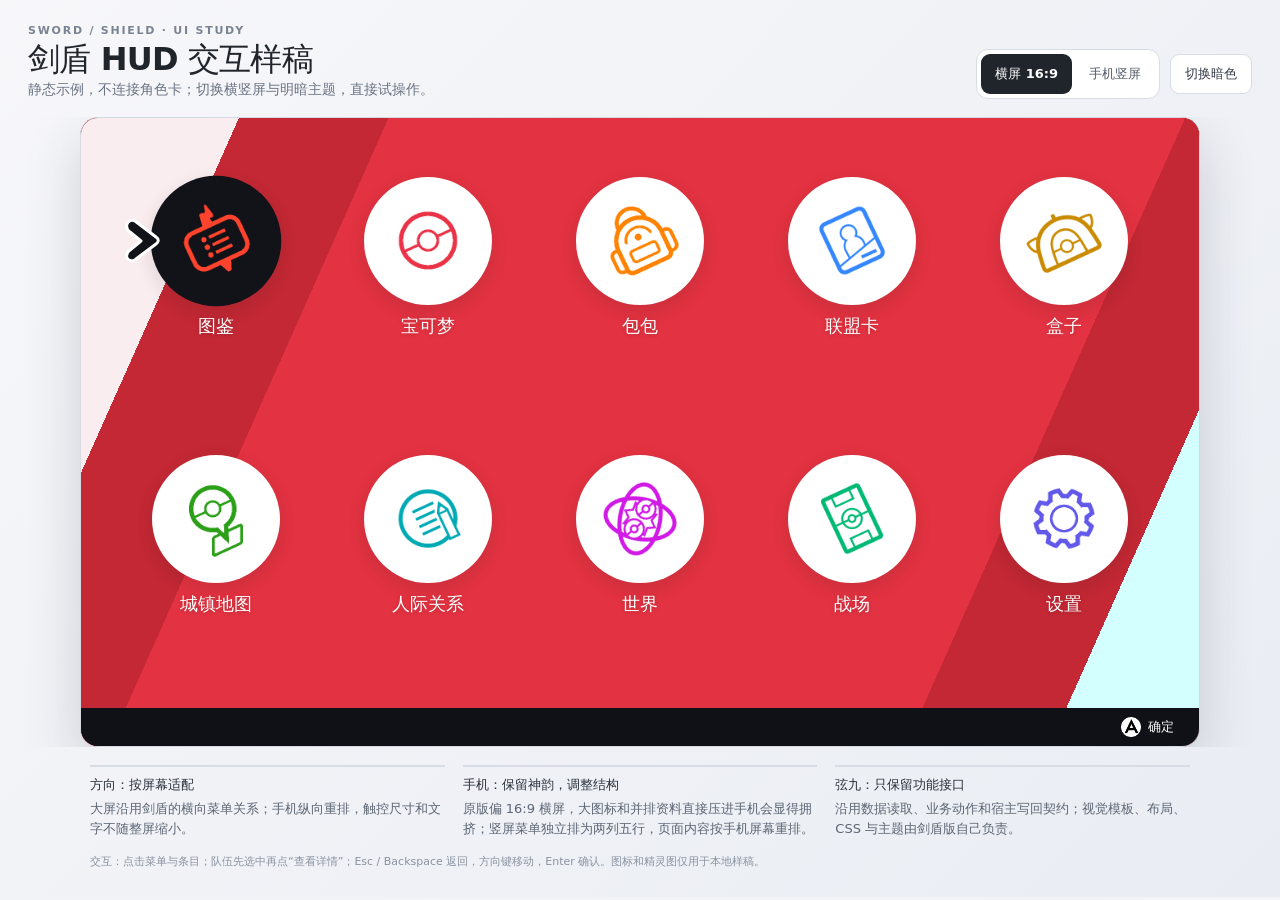
<file: demo/swsh-hud-demo/index-optimized.html>
<!doctype html>
<html lang="zh-CN">
<head>
<meta charset="utf-8">
<meta name="viewport" content="width=device-width,initial-scale=1">
<meta name="color-scheme" content="light dark">
<title>剑盾 HUD · 响应式交互样稿</title>
<!-- 优化后的CSS（去重+合并，7个文件） -->
<link rel="stylesheet" href="styles-optimized/01-core.css">
<link rel="stylesheet" href="styles-optimized/02-backgrounds.css">
<link rel="stylesheet" href="styles-optimized/03-portrait.css">
<link rel="stylesheet" href="styles-optimized/04-dex.css">
<link rel="stylesheet" href="styles-optimized/05-bag-layout.css">
<link rel="stylesheet" href="styles-optimized/06-box.css">
<link rel="stylesheet" href="styles-optimized/07-relations.css">















</head>
<body>
<main class="demo" id="demo" data-layout="landscape">
  <header class="demo-head">
    <div>
      <div class="eyebrow">SWORD / SHIELD · UI STUDY</div>
      <h1>剑盾 HUD 交互样稿</h1>
      <p class="intro">静态示例，不连接角色卡；切换横竖屏与明暗主题，直接试操作。</p>
    </div>
    <div class="controls">
      <div class="segmented" role="group" aria-label="预览方向">
        <button type="button" data-layout-choice="landscape" aria-pressed="true">横屏 16:9</button>
        <button type="button" data-layout-choice="portrait" aria-pressed="false">手机竖屏</button>
      </div>
      <button class="theme-toggle" type="button" id="themeToggle" aria-pressed="false">切换暗色</button>
    </div>
  </header>

  <section class="stage-wrap" aria-label="可交互 HUD 预览">
    <div class="device" id="device">
      <div class="app" id="app" data-view="home" data-module="home" data-theme="day">
        <div class="backdrop" aria-hidden="true"></div>
        <svg class="selection-arrow" id="selectionArrow" viewBox="0 0 52 52" aria-hidden="true" focusable="false"><path class="arrow-glyph" d="M10 6C7 4 3 6 2 9C1 12 2 15 5 17L16 26L5 35C2 37 1 40 2 43C4 46 8 47 11 44L31 29C34 27 34 24 31 22Z"></path></svg>
        <section class="screen-content" id="screenContent" aria-live="polite"></section>
        <footer class="actionbar" id="actionbar"></footer>
        <div class="feedback" id="feedback" role="status" aria-live="polite"></div><div class="box-modal" id="boxModal" hidden><button class="box-modal-backdrop" type="button" data-action="box-modal-close" aria-label="关闭弹窗"></button><section class="box-modal-card" role="dialog" aria-modal="true" aria-labelledby="boxModalTitle"><header class="box-modal-head"><h2 id="boxModalTitle">操作</h2><button class="box-modal-close" type="button" data-action="box-modal-close" aria-label="关闭">×</button></header><div class="box-modal-body" id="boxModalBody"></div><footer class="box-modal-actions"><button type="button" class="box-modal-cancel" data-action="box-modal-cancel">取消</button><button type="button" class="box-modal-confirm" data-action="box-modal-confirm">确认</button></footer></section></div>
      </div>
    </div>
  </section>

  <section class="design-notes" aria-label="设计取舍">
    <div><strong>方向：按屏幕适配</strong>大屏沿用剑盾的横向菜单关系；手机纵向重排，触控尺寸和文字不随整屏缩小。</div>
    <div><strong>手机：保留神韵，调整结构</strong>原版偏 16:9 横屏，大图标和并排资料直接压进手机会显得拥挤；竖屏菜单独立排为两列五行，页面内容按手机屏幕重排。</div>
    <div><strong>弦九：只保留功能接口</strong>沿用数据读取、业务动作和宿主写回契约；视觉模板、布局、CSS 与主题由剑盾版自己负责。</div>
  </section>
  <p class="source-note">交互：点击菜单与条目；队伍先选中再点“查看详情”；Esc / Backspace 返回，方向键移动，Enter 确认。图标和精灵图仅用于本地样稿。</p>
</main>


<script src="assets/data/dex-list.js"></script>
<script src="assets/data/regional-dex.js"></script>
<script>
"use strict";
// Icon geometry reused from src/swsh/swsh-icons.js for reliable standalone local preview.
function swshIcon(key,size){
  var art={
    bag:'<g transform="rotate(-12 24 24)"><path d="M15 18.5v-3.2c0-6 3.7-10 9-10s9 4 9 10v3.2"/><path d="M13.5 18c-3 .2-5 2.5-5 5.7V38c0 3 2.4 5.4 5.4 5.4h20.2c3 0 5.4-2.4 5.4-5.4V23.7c0-3.2-2-5.5-5-5.7"/><path d="M16.2 17.8c1.9-3.4 4.3-4.9 7.8-4.9s5.9 1.5 7.8 4.9M13.8 19.2v7.1c0 3.3 3 5.8 6.1 5.8h8.2c3.2 0 6.1-2.5 6.1-5.8v-7.1"/><path class="swsh-icon-detail" d="M20.4 21.5c1.8-1.3 5.4-1.3 7.2 0M20 26h8m-4-5v9M8.5 25l-3 2.3v9.2l3 2.2M39.5 25l3 2.3v9.2l-3 2.2"/></g>',
    box:'<g transform="rotate(-5 24 24)"><rect x="5" y="9" width="38" height="26" rx="5"/><path d="M5 29h38M12 35v4h24v-4M12 39h24"/><circle cx="16" cy="19" r="4.8"/><path class="swsh-icon-detail" d="M16 14.2v9.6m-4.8-4.8h9.6M27 17h10m-10 5h7"/></g>',
    rel:'<g transform="rotate(-10 24 24)"><path d="M8 9h32v28H8z"/><path d="M13 32h22M15 16a4.2 4.2 0 1 1 8.4 0 4.2 4.2 0 0 1-8.4 0zM12.5 27c.4-4.1 3-6.1 6.7-6.1s6.3 2 6.7 6.1"/><path class="swsh-icon-detail" d="M29 16h6m-6 4h6m-6 4h4"/></g>',
    rivals:'<path d="M10 36c0-5.3 3.1-8.7 8.5-9.4M38 36c0-5.3-3.1-8.7-8.5-9.4"/><circle cx="17" cy="19" r="5"/><circle cx="31" cy="19" r="5"/><path d="M8.5 37h31M23.5 35v-4.5m1-5.7 3-3"/><path class="swsh-icon-detail" d="m10 11 4-3m20 0 4 3"/>',
    breeding:'<path d="M24 5c8 0 15 13 15 24a15 15 0 0 1-30 0C9 18 16 5 24 5z"/><path class="swsh-icon-detail" d="M15 28c1 6.2 4.3 9.4 9 9.4m7-22 2.2 4.7m-14.1 2.4 2.3-2.6 2.5 2.1 2.3-2.1 2.6 2.6"/>',
    pokedex:'<g transform="rotate(-15 24 24)"><rect x="10" y="6" width="31" height="35" rx="5"/><path d="M10 15H7.5a3 3 0 0 0-3 3v19a3 3 0 0 0 3 3H10M15 17h21v13H15z"/><circle cx="23" cy="23.5" r="4.5"/><path class="swsh-icon-detail" d="M16 11h12m4 0h3M15 34h11m4 0h6M16 38h5m4 0h4"/></g>',
    badge:'<path d="M24 5 29 11 37 9 36 19 42 24 36 29 37 39 29 37 24 43 19 37 11 39 12 29 6 24 12 19 11 9 19 11z"/><path d="M24 14 29 19 34 24 29 29 24 34 19 29 14 24 19 19z"/><path class="swsh-icon-detail" d="M24 17v14m-7-7h14"/>',
    map:'<g transform="rotate(-8 24 24)"><path d="M5 11 17 7l14 4 12-4v31l-12 4-14-4-12 4zM17 7v31M31 11v31"/><circle cx="25" cy="21" r="4"/><path class="swsh-icon-detail" d="m24.5 25 5 8m-11-6-5 6m23-14 3-2"/></g>',
    settings:'<path d="M8.9 4.52 10.25 2.05 13.75 2.05 15.1 4.52 17.79 3.73 20.27 6.21 19.48 8.9 21.95 10.25 21.95 13.75 19.48 15.1 20.27 17.79 17.79 20.27 15.1 19.48 13.75 21.95 10.25 21.95 8.9 19.48 6.21 20.27 3.73 17.79 4.52 15.1 2.05 13.75 2.05 10.25 4.52 8.9 3.73 6.21 6.21 3.73z" transform="scale(2)"/><circle cx="24" cy="24" r="5.4"/><circle class="swsh-icon-detail" cx="24" cy="24" r="2.2"/>',
    typechart:'<circle cx="12.5" cy="24" r="8"/><circle cx="35.5" cy="24" r="8"/><path d="M20.5 24h7m-3-3 3 3-3 3"/><path class="swsh-icon-detail" d="M9 24h7m-3.5-3.5v7M32 24h7"/>',
    pin:'<path d="M24 43S10 28 10 19a14 14 0 0 1 28 0c0 9-14 24-14 24z"/><circle cx="24" cy="19" r="5.5"/>',
    news:'<g transform="rotate(-6 24 24)"><path d="M9 7h31v32H12a6 6 0 0 1-6-6V13h3"/><path d="M9 33H6m8-20h9v9h-9z"/><path class="swsh-icon-detail" d="M28 14h8m-8 4h8m-22 9h22m-22 5h18"/></g>',
    globe:'<circle cx="24" cy="24" r="18"/><path d="M6 24h36M24 6c-6 5-9 11-9 18s3 13 9 18M24 6c6 5 9 11 9 18s-3 13-9 18"/><path class="swsh-icon-detail" d="M10 15h28m-28 18h28"/>',
    schedule:'<rect x="7" y="10" width="34" height="32" rx="3"/><path d="M7 19h34M15 6v8M33 6v8"/><path class="swsh-icon-detail" d="M14 26h6m7 0h6m-19 7h6m7 0h6"/>',
    command:'<rect x="5" y="11" width="38" height="27" rx="5"/><path d="M11 18h4m5 0h4m5 0h4M11 25h4m5 0h4m5 0h4M16 32h16"/><path class="swsh-icon-detail" d="M37 18h2m-2 7h2"/>',
    training:'<path d="M24 8v31m-9-9 9 9 9-9M9 13h30M9 13l4 9h22l4-9"/><path d="M13 22c0 5 4.3 8 11 8s11-3 11-8"/><path class="swsh-icon-detail" d="M18 13v4m12-4v4M19 43h10"/>',
    dodge:'<path d="M7 29h18l-5 6m5-6-5-6M11 17h30m-8-6 8 6-8 6M6 39h31"/><path class="swsh-icon-detail" d="M7 22h8m19 7h7"/>',
    initiative:'<path d="M28 4 11 27h12l-3 17 17-24H25z"/><path class="swsh-icon-detail" d="m25 13-6 10h9m-2 3-3 9"/>',
    guard:'<path d="M24 5 40 11v12c0 11-6.8 17.5-16 21-9.2-3.5-16-10-16-21V11z"/><path d="m15 24 6 6 12-13"/><path class="swsh-icon-detail" d="M13 15 24 11l11 4"/>',
    revive:'<path d="M24 43c-9 0-15-5.5-15-14 0-8 5-13.5 6-20 4 2.5 6 6.5 5.5 11C24 16 26 10 27 5c8 7 12 14 12 23 0 9-6 15-15 15z"/><path d="M24 41c-4.5 0-7.5-3-7.5-7.3 0-4.1 3-6.6 4.2-9.7 3.4 2 4.4 5 4 7.3 2.3-2 3.4-4.7 3.7-7.2 3.8 3.3 5.6 6.6 5.6 10.1 0 4.4-3 7.5-7.8 7.5z"/>',
    mega:'<path d="m24 4 4.1 10.6L39 10l-4.6 10.9L45 25l-10.6 4.1L39 40l-10.9-4.6L24 46l-4.1-10.6L9 40l4.6-10.9L3 25l10.6-4.1L9 10l10.9 4.6z"/><path d="m17 31 2-12 5 8 5-8 2 12"/><path class="swsh-icon-detail" d="M18.5 34h11"/>',
    clash:'<path d="M7 8 34 35m-3 4 8-8M41 8 14 35m3 4-8-8"/><path d="m6 5 8 3-5 5zM42 5l-8 3 5 5z"/><path class="swsh-icon-detail" d="M19 20 28 29m1-9-9 9"/>',
    help:'<circle cx="24" cy="24" r="18"/><path d="M18.5 18a5.5 5.5 0 1 1 9.5 3.7c-2.6 2.1-4 3.2-4 6.3"/><circle cx="24" cy="34" r="1"/>',
    arrow:'<path d="M7 24h34m-12-12 12 12-12 12"/>',
    chevron:'<path d="m18 9 12 15-12 15"/>'
  };
  var px=Math.max(14,Math.min(48,Number(size)||24));
  return '<svg class="swsh-icon swsh-icon-'+key+'" width="'+px+'" height="'+px+'" viewBox="0 0 48 48" fill="none" stroke="currentColor" stroke-width="2.25" stroke-linecap="round" stroke-linejoin="round" aria-hidden="true">'+(art[key]||art.pokedex)+'</svg>';
}
const MENU = [
  {key:"dex",label:"图鉴",icon:"xmenu_button_icon_pokedex_00^s-render.png",title:"POKÉDEX"},
  {key:"team",label:"宝可梦",icon:"xmenu_button_icon_pokemon_00^s-render.png",title:"POKÉMON"},
  {key:"bag",label:"包包",icon:"xmenu_button_icon_bag_00^s-render.png",title:"BAG"},
  {key:"badge",label:"联盟卡",nativeIcon:"icon_license.png",title:"LEAGUE CARD"},
  {key:"box",label:"盒子",nativeIcon:"icon_camp.png",title:"POKÉMON BOX"},
  {key:"map",label:"城镇地图",icon:"xmenu_button_icon_map_00^s-render.png",title:"MAP"},
  {key:"relations",label:"人际关系",nativeIcon:"icon_report.png",title:"RELATIONSHIPS"},
  {key:"world",label:"世界",nativeIcon:"icon_live.png",title:"WORLD"},
  {key:"battle",label:"战场",nativeIcon:"icon_bs.png",title:"BATTLE"},
  {key:"settings",label:"设置",icon:"xmenu_button_icon_config_00^s-render.png",title:"OPTIONS"}
];
const PARTY = [
  {name:"敲音猴",dex:"#810",level:8,gender:"♂",types:["草"],hp:"19 / 26",exp:"328",nextExp:"91",trainer:"伯劳",trainerId:"852516",metDate:"2026年11月04日",metPlace:"化朗镇",metLevel:"Lv.5",ability:"茂盛",abilityDescription:"HP 减少的时候，草属性的招式威力会提高。",nature:"胆小",held:"无",stats:[19,14,14,11,11,17],sprite:"assets/pokemon/poke_icon_0810_00s_n.png",moves:[["抓","一般",34,35],["叫声","一般",39,40],["木枝突刺","草",35,40],["挑衅","恶",20,20]]},
  {name:"泪眼蜥",dex:"#816",level:7,gender:"♀",types:["水"],hp:"18 / 23",exp:"226",nextExp:"74",trainer:"伯劳",trainerId:"852516",metDate:"2026年11月04日",metPlace:"化朗镇",metLevel:"Lv.5",ability:"激流",abilityDescription:"HP 减少的时候，水属性的招式威力会提高。",nature:"认真",held:"无",stats:[26,16,15,27,18,24],sprite:"assets/pokemon/poke_icon_0816_00s_n.png",moves:[["拍击","一般",33,35],["水枪","水",24,25],["瞪眼","一般",30,30],["水之波动","水",18,20]]},
  {name:"绿毛虫",dex:"#010",level:6,gender:"♂",types:["虫"],hp:"16 / 20",exp:"142",nextExp:"48",trainer:"伯劳",trainerId:"852516",metDate:"2026年11月04日",metPlace:"化朗镇",metLevel:"Lv.3",ability:"鳞粉",abilityDescription:"不会受到招式的追加效果影响。",nature:"温和",held:"无",stats:[20,15,13,10,12,14],sprite:"assets/pokemon/poke_icon_0010_00s_n.png",moves:[["撞击","一般",28,35],["吐丝","虫",38,40]]},
  {name:"妙蛙种子",dex:"#001",level:9,gender:"♀",types:["草","毒"],hp:"24 / 29",exp:"401",nextExp:"116",trainer:"伯劳",trainerId:"852516",metDate:"2026年11月04日",metPlace:"化朗镇",metLevel:"Lv.5",ability:"茂盛",abilityDescription:"HP 减少的时候，草属性的招式威力会提高。",nature:"内敛",held:"无",stats:[29,16,17,23,22,16],sprite:"assets/pokemon/poke_icon_0001_00s_n.png",moves:[["撞击","一般",30,35],["藤鞭","草",24,25],["生长","一般",39,40]]},
  {name:"小火龙",dex:"#004",level:10,gender:"♂",types:["火"],hp:"27 / 31",exp:"526",nextExp:"143",trainer:"伯劳",trainerId:"852516",metDate:"2026年11月04日",metPlace:"化朗镇",metLevel:"Lv.5",ability:"猛火",abilityDescription:"HP 减少的时候，火属性的招式威力会提高。",nature:"急躁",held:"无",stats:[31,20,16,24,17,25],sprite:"assets/pokemon/poke_icon_0004_00s_n.png",moves:[["抓","一般",31,35],["叫声","一般",38,40],["火花","火",22,25]]},
  {name:"杰尼龟",dex:"#007",level:8,gender:"♀",types:["水"],hp:"21 / 25",exp:"362",nextExp:"98",trainer:"伯劳",trainerId:"852516",metDate:"2026年11月04日",metPlace:"化朗镇",metLevel:"Lv.4",ability:"激流",abilityDescription:"HP 减少的时候，水属性的招式威力会提高。",nature:"大胆",held:"无",stats:[25,15,22,17,21,14],sprite:"assets/pokemon/poke_icon_0007_00s_n.png",moves:[["撞击","一般",30,35],["水枪","水",23,25],["缩入壳中","水",37,40]]}
];
const DEX = [
  {no:"001",name:"敲音猴",caught:true,seen:true,index:0},
  {no:"002",name:"啪咚猴",caught:false,seen:true,index:1},
  {no:"003",name:"狙射树枭",caught:false,seen:false,index:0},
  {no:"004",name:"炎兔儿",caught:false,seen:false,index:1},
  {no:"005",name:"腾蹴小将",caught:false,seen:false,index:0},
  {no:"006",name:"闪焰王牌",caught:false,seen:false,index:1},
  {no:"007",name:"泪眼蜥",caught:true,seen:true,index:1},
  {no:"008",name:"绿毛虫",caught:true,seen:true,index:2},
  {no:"009",name:"妙蛙种子",caught:true,seen:true,index:3},
  {no:"010",name:"小火龙",caught:true,seen:true,index:4},
  {no:"011",name:"杰尼龟",caught:true,seen:true,index:5},
  {no:"012",name:"毛辫羊",caught:false,seen:true,index:0},
  {no:"013",name:"贪心栗鼠",caught:false,seen:false,index:0},
  {no:"014",name:"稚山雀",caught:false,seen:false,index:1},
  {no:"015",name:"来电汪",caught:false,seen:false,index:0}
];
let dexCatalog=null;
let dexRegionalCatalog=null;
let dexCatalogPromise=null;
let dexCategory="all";
let dexCategoryMode="region";
let dexCategoryOpen=false;
function dexGenerationOf(no){const n=Number(no)||0;return n<=151?1:n<=251?2:n<=386?3:n<=493?4:n<=649?5:n<=721?6:n<=809?7:n<=905?8:n<=1025?9:10;}
function dexPartyMatch(no){const target=Number(no)||0;for(let i=0;i<PARTY.length;i++){const m=String(PARTY[i].dex||'').match(/\d+/);if(m&&Number(m[0])===target)return i;}return -1;}
function loadDexCatalog(){if(dexCatalogPromise)return dexCatalogPromise;const localDex=window.PK_DEX_CATALOG||null,localRegions=window.PK_REGIONAL_DEX||null;dexCatalogPromise=Promise.all([localDex?Promise.resolve(localDex):fetch("assets/data/dex-list.json").then(function(r){return r.ok?r.json():null;}),localRegions?Promise.resolve(localRegions):fetch("assets/data/regional-dex.json").then(function(r){return r.ok?r.json():null;})]).then(function(parts){const raw=parts[0]&&Array.isArray(parts[0].data)?parts[0].data:[];dexCatalog=raw.map(function(item){const no=Number(item.no)||0;const partyIndex=dexPartyMatch(no);const party=partyIndex>=0?PARTY[partyIndex]:null;return {no:String(no).padStart(3,'0'),name:party?party.name:String(item.name||''),catalogName:String(item.name||''),caught:!!party,seen:!!party,index:partyIndex,generation:dexGenerationOf(no),types:item.types||[]};}).filter(function(item){return item.no!=='000';});dexRegionalCatalog=parts[1]&&typeof parts[1]==='object'?parts[1]:{};if(S.view==='dex')render();return {entries:dexCatalog,regions:dexRegionalCatalog};}).catch(function(){dexCatalog=null;dexRegionalCatalog=null;return null;});return dexCatalogPromise;}
function dexCategoryEntries(){if(!dexCatalog||!dexCatalog.length)return DEX;const m=String(dexCategory||'all');if(m==='all')return dexCatalog;if(m.indexOf('gen-')===0){const g=Number(m.slice(4));return dexCatalog.filter(function(d){return d.generation===g;});}if(m.indexOf('region-')===0&&dexRegionalCatalog){const region=m.slice(7),ids={};(dexRegionalCatalog[region]||[]).forEach(function(item){ids[String(item.ndex||item.id||'').padStart(3,'0')]=true;});return dexCatalog.filter(function(d){return !!ids[d.no];});}return dexCatalog;}
function dexCategoryLabel(value){const v=String(value||'all');if(v==='all')return '全国图鉴';if(v.indexOf('gen-')===0)return '第'+v.slice(4)+'世代';if(v.indexOf('region-')===0)return v.slice(7);return '全国图鉴';}
function dexCategoryOptionsHTML(){const sel=function(value){return String(dexCategory)===String(value)?' aria-selected="true"':'';};const labels=[];labels.push(['all','全国图鉴']);if(dexCategoryMode==='generation'){for(let g=1;g<=10;g++)labels.push(['gen-'+g,'第'+g+'世代']);}else{const regions=dexRegionalCatalog?Object.keys(dexRegionalCatalog):['关都','城都','丰缘','神奥','合众','卡洛斯','阿罗拉','伽勒尔','铠岛','王冠雪原','帕底亚','北上乡','蓝莓学院'];regions.forEach(function(region){labels.push(['region-'+region,region]);});}return labels.map(function(item,index){const tone=Math.round(34+(index/Math.max(1,labels.length-1))*154);const text=tone>72?'#252629':'#f5f7fa';const row=Math.floor(index/3);return '<button class="dex-category-option" type="button" role="option" data-dex-category="'+esc(item[0])+'"'+sel(item[0])+' style="--dex-option-index:'+index+';--dex-option-row-index:'+row+';--dex-tone:'+tone+'%;--dex-label:'+text+';color:'+text+'">'+esc(item[1])+'</button>';}).join('');}
const BAGS = [
  {name:"回复",icon:"回复.png",color:"#ffa6c4",items:[["伤药","回复少量 HP。",4,"0017"],["解麻药","治愈麻痹状态。",2,"0022"],["解毒药","治愈中毒状态。",3,"0019"]]},
  {name:"精灵球",icon:"精灵球.png",color:"#ff9494",items:[["精灵球","捕捉野生宝可梦的道具。",12,"0004"],["超级球","比精灵球更容易捕捉。",5,"0003"],["高级球","捕捉能力较强的球。",2,"0002"]]},
  {name:"战斗道具",icon:"战斗道具.png",color:"#ffb98b",items:[["攻击增强剂","战斗中提升攻击。",2,"0027"],["速度增强剂","战斗中提升速度。",1,"0029"]]},
  {name:"树果",icon:"树果.png",color:"#86c270",items:[["樱子果","治愈麻痹状态。",3,"0034"],["桃桃果","治愈中毒状态。",2,"0036"]]},
  {name:"道具",icon:"道具.png",color:"#94c8ff",items:[["全满药","回复 HP 并治愈异常状态。",1,"0025"],["经验糖果 S","给予宝可梦少量经验。",4,"0033"]]},
  {name:"招式学习器",icon:"招式学习器.png",color:"#c49dff",items:[["招式学习器 01","让宝可梦学会新的招式。",1,"0029"],["招式记录 12","记录可学习的招式。",2,"0029"]]},
  {name:"重要物品",icon:"重要物品.png",color:"#ffdf94",items:[["宝可梦图鉴","记录遇见和捕获的宝可梦。",1,"0035"],["自行车","可以快速移动的折叠自行车。",1,"0038"]]},
  {name:"食材",icon:"食材.png",color:"#7fd4c0",items:[["咖喱食材","用于露营烹饪。",4,"0037"],["新鲜香草","提升料理风味。",2,"0040"]]}
];
const BOXES = [
  {name:"草地",pokemon:[0,1,2,3,4,5]},
  {name:"冒险伙伴",pokemon:[2,3,4]},
  {name:"等待整理",pokemon:[]},
  {name:"远征队",pokemon:[]},
  {name:"收藏",pokemon:[]},
  {name:"新朋友",pokemon:[]},
  {name:"培育",pokemon:[]},
  {name:"备用",pokemon:[]}
];
const TABS = ["概要","数值","招式","信息","奖章"];
const TAB_SVGS = [
  '<svg viewBox="0 0 36 36" aria-hidden="true"><circle cx="18" cy="18" r="14"/><path d="M4 18h28M18 4v10m0 8v10"/><circle cx="18" cy="18" r="5"/></svg>',
  '<svg viewBox="0 0 36 36" aria-hidden="true"><path d="M18 3 32 11v14l-14 8L4 25V11z"/><path d="M18 10v16m-7-12 14 8m0-8-14 8"/></svg>',
  '<svg viewBox="0 0 36 36" aria-hidden="true"><path d="m18 3 4 9 10 1-7 7 2 11-9-5-9 5 2-11-7-7 10-1z"/><path d="M8 30h20"/></svg>',
  '<svg viewBox="0 0 36 36" aria-hidden="true"><path d="M8 4h20v28H8zM13 11h10M13 17h10M13 23h6"/><path d="m23 25 7-12 3 2-7 12-4 2z"/></svg>',
  '<svg viewBox="0 0 36 36" aria-hidden="true"><circle cx="18" cy="13" r="9"/><path d="m12 21-3 12 9-5 9 5-3-12M18 8v10m-5-5h10"/></svg>'
];
const STAT_NAMES = ["HP","攻击","防御","特攻","特防","速度"];
const TYPE_COLORS = {"草":"#61a94a","水":"#408bd1","一般":"#8c929c"};
const SETTINGS = [
  {name:"语速",values:["慢","普通","快"],description:"可以选择 3 种\n不同的信息显示速度。"},
  {name:"对战动画",values:["看","不看"],description:"选择对战时是否播放招式动画。"},
  {name:"比赛规则",values:["替换","连战"],description:"选择胜出后是否替换当前队伍中的宝可梦。"},
  {name:"同行／盒子",values:["自己选择","自动发送"],description:"选择新获得的宝可梦由你决定去向，或自动发送到盒子。"},
  {name:"给宝可梦取昵称",values:["取昵称","不取昵称"],description:"设置获得宝可梦时是否为它取昵称。"},
  {name:"陀螺仪感应器",values:["使用","不使用"],description:"设置是否使用陀螺仪感应器。"},
  {name:"镜头　上／下",values:["默认","反转"],description:"选择镜头上下方向的操作设置。"},
  {name:"滚动测试 08",values:["关闭","开启"],description:"临时测试项：验证设置列表向下滚动。"},
  {name:"滚动测试 09",values:["关闭","标准","开启"],description:"临时测试项：验证滚动时选中行与选项对齐。"},
  {name:"滚动测试 10",values:["选项 A","选项 B"],description:"临时测试项：验证滚动条位置随内容移动。"},
  {name:"滚动测试 11",values:["默认","反转"],description:"临时测试项：验证滚动条拖动与滚轮同步。"},
  {name:"滚动测试 12",values:["关闭","开启"],description:"临时测试项：验证列表末尾可滚动到位。"}
];
const SETTING_DEFAULTS = [2,1,1,0,0,0,0,0,1,0,1,0];
const BOX_TEAM = {party:[0,1,2,3,4,5]};
/* ── 弦九接口桥接层 ── */
const MOCK_STAT={
  训练家:{名字:"伯劳",活力:3,活力上限:3,金钱:31400,徽章:"木杆|石锁",身份:"训练家",声望:"12 新人",气场:"无",可命令等级:20},
  人际关系:{"赫普":{好感度:85,注记:"从小认识的朋友，聪明但有些傲气。"},"索妮亚":{好感度:72,注记:"研究者，大教授的孙女，对远古神兽很感兴趣。"},"玛俐":{好感度:45,注记:"在尖钉镇认识的训练家，实力不俗。"},"丹帝":{好感度:60,注记:"现任冠军，态度和善，时常给予帮助。"}},
  劲敌:{"赫普":{好感度:55,注记:"同乡劲敌，总是走在自己前面，让人不服气。"}},
  通讯录:{"泽芙":{好感度:30,注记:"木杆镇精灵中心护士，热心肠，总是笑脸相迎。"}},
  任务:{主线:"前往拳关市，挑战第三道馆馆主 卡布",支线:"寻找在旷野地带失踪的绵绵羊群主人",传说:"调查旷野地带出现的异常能量波动现象"},
  世界事件:{附近遭遇:"林中发现稀有闪光精灵目击报告",地区新闻:"冠军杯预选赛报名截止日期临近，各地训练家汇聚",区域动态:"旷野地带今日天气：雷暴，特殊精灵出现率大幅提升"},
  环境:{当前地点:"机擎市",日期:"11月12日",时间:"下午三点",赛程:"伽勒尔道馆挑战"}
};
const swshBridge={
  _win:(function(){try{if(window.parent&&window.parent!==window&&window.parent.document){return window.parent;}}catch(e){}return window;})(),
  getLiveStatData:function(){
    try{var mv=this._win.Mvu||window.Mvu;if(!mv||!mv.getMvuData)return null;
    var mes=this._win.document.querySelectorAll('.mes');
    for(var i=mes.length-1;i>=0;i--){var mid=parseInt(mes[i].getAttribute('mesid')||'');if(isNaN(mid))continue;
    var d=mv.getMvuData({type:'message',message_id:mid});if(d&&d.stat_data&&d.stat_data.训练家)return d.stat_data;}}catch(e){}return null;
  },
  getStat:function(){return this.getLiveStatData()||MOCK_STAT;},
  getRelations:function(stat){
    var result=[],seen={};
    function add(obj,role){for(var n in (obj||{})){if(!seen[n]){seen[n]=true;result.push({name:n,role:role,好感度:+(obj[n].好感度)||0,注记:obj[n].注记||''});}}}
    add(stat.人际关系,'人际');add(stat.劲敌,'劲敌');add(stat.通讯录,'通讯录');return result;
  }
};
const S = {view:"home",stack:[],menu:0,party:0,tab:0,dex:0,bag:0,item:0,box:0,boxMon:0,boxSource:"box",boxDetail:false,boxPanel:"none",boxPanelOrigin:"none",setting:0,relation:0,settingValues:SETTING_DEFAULTS.slice(),theme:"day"};
let manualLayout=false;
let boxModalConfirm=null;
const $ = function(sel,root){return (root||document).querySelector(sel);};
const app = $("#app"), demo = $("#demo");
const selectionArrow=$("#selectionArrow",app),selectionSelector=".menu-entry,.party-member,.detail-tab-icon[data-tab],.data-row,.item-row,.bag-cats button,.relation-row";
let hoveredSelection=null,focusedSelection=null;
function selectionTarget(node){if(!node||!node.closest)return null;const target=node.closest(selectionSelector);return target&&app.contains(target)?target:null;}
function committedSelection(){
  if(S.view==="home")return app.querySelector('.menu-entry[aria-pressed="true"]');
  if(S.view==="team")return app.querySelector('.party-member[aria-pressed="true"]');
  if(S.view==="party-detail")return app.querySelector('.detail-tab-icon[data-tab][aria-pressed="true"]');
  if(S.view==="dex")return app.querySelector('.data-row[aria-pressed="true"]');
  if(S.view==="bag")return app.querySelector('.item-row[aria-pressed="true"]')||app.querySelector('.bag-cats button[aria-pressed="true"]');
  if(S.view==="settings")return app.querySelector('.setting-row.is-selected');
  if(S.view==="relations")return app.querySelector('.relation-row[aria-pressed="true"]');
  return null;
}
function updateSelectionArrow(target){
  if(!selectionArrow)return;
  if(S.view==="dex"&&dexCategoryOpen){selectionArrow.classList.remove("is-visible");selectionArrow.style.display="none";return;}
  selectionArrow.style.display="";
  if(target&&!app.contains(target))target=null;
  target=target||(hoveredSelection&&app.contains(hoveredSelection)?hoveredSelection:null)||(focusedSelection&&app.contains(focusedSelection)?focusedSelection:null)||committedSelection();
  if(!target||!app.contains(target)){selectionArrow.classList.remove("is-visible");return;}
  const anchor=target.matches(".menu-entry")?target.querySelector(".disc"):target;
  if(!anchor){selectionArrow.classList.remove("is-visible");return;}
  const frame=app.getBoundingClientRect(),rect=anchor.getBoundingClientRect(),width=selectionArrow.offsetWidth||52,height=selectionArrow.offsetHeight||52;
  const left=rect.left-frame.left-width+26;
  const top=rect.top-frame.top+(rect.height-height)/2;
  const x=Math.round(Math.max(2,Math.min(frame.width-width-2,left))),y=Math.round(Math.max(2,Math.min(frame.height-height-2,top)));
  selectionArrow.style.transform="translate3d("+x+"px,"+y+"px,0)";
  selectionArrow.classList.add("is-visible");
}
function setHoveredSelection(target){
  if(hoveredSelection===target){updateSelectionArrow(target);return;}
  if(hoveredSelection&&app.contains(hoveredSelection))hoveredSelection.classList.remove("is-pointer-active");
  hoveredSelection=target&&app.contains(target)?target:null;
  if(hoveredSelection&&focusedSelection&&focusedSelection!==hoveredSelection){if(app.contains(focusedSelection))focusedSelection.classList.remove("is-focus-active");focusedSelection=null;}
  if(hoveredSelection)hoveredSelection.classList.add("is-pointer-active");
  updateSelectionArrow();
}
function setFocusedSelection(target){
  if(focusedSelection&&app.contains(focusedSelection))focusedSelection.classList.remove("is-focus-active");
  focusedSelection=target&&app.contains(target)?target:null;
  if(focusedSelection&&hoveredSelection&&hoveredSelection!==focusedSelection){if(app.contains(hoveredSelection))hoveredSelection.classList.remove("is-pointer-active");hoveredSelection=null;}
  if(focusedSelection)focusedSelection.classList.add("is-focus-active");
  updateSelectionArrow();
}
function selectSetting(index,focus){
  const rows=app.querySelectorAll(".setting-row[data-setting]");
  if(!rows.length)return;
  S.setting=Math.max(0,Math.min(rows.length-1,index));
  rows.forEach(function(row,i){row.classList.toggle("is-selected",i===S.setting);});
  const description=app.querySelector("#setting-description");
  if(description)description.textContent=SETTINGS[S.setting].description;
  updateSelectionArrow();
  if(focus){rows[S.setting].focus();rows[S.setting].scrollIntoView({block:"nearest",behavior:"smooth"});}
  updateSettingsScrollbar();
}
function updateBoxInfoScrollbar(){const list=app.querySelector(".box-info-pane .box-detail-content"),track=app.querySelector(".box-info-scrollbar"),thumb=track&&track.querySelector(".box-info-scrollbar-thumb");if(!list||!track||!thumb)return;list.onscroll=updateBoxInfoScrollbar;const viewport=list.clientHeight,total=list.scrollHeight,trackHeight=track.clientHeight;if(!trackHeight)return;const maxScroll=Math.max(0,total-viewport),thumbHeight=maxScroll?Math.min(trackHeight,Math.max(30,trackHeight*viewport/total)):trackHeight,maxThumbTop=Math.max(0,trackHeight-thumbHeight);thumb.style.height=thumbHeight+"px";thumb.style.top=(maxScroll?maxThumbTop*list.scrollTop/maxScroll:0)+"px";track.classList.toggle("is-disabled",maxScroll<=1)}
function setBoxInfoScrollPosition(clientY,track){const list=app.querySelector(".box-info-pane .box-detail-content"),thumb=track&&track.querySelector(".box-info-scrollbar-thumb");if(!list||!track||!thumb)return;const trackRect=track.getBoundingClientRect(),travel=trackRect.height-thumb.offsetHeight,maxScroll=list.scrollHeight-list.clientHeight;if(travel<=0||maxScroll<=0)return;list.scrollTop=Math.max(0,Math.min(1,(clientY-trackRect.top-thumb.offsetHeight/2)/travel))*maxScroll;updateBoxInfoScrollbar()}
let boxInfoScrollbarDrag=null;
function updateSettingsScrollbar(){
  const list=app.querySelector(".settings-rows"),track=app.querySelector(".settings-scrollbar");
  if(!list||!track)return;
  const thumb=track.querySelector(".settings-scrollbar-thumb"),viewport=list.clientHeight,total=list.scrollHeight,trackHeight=track.clientHeight;
  if(!thumb||!trackHeight)return;
  const maxScroll=Math.max(0,total-viewport),thumbHeight=maxScroll?Math.min(trackHeight,Math.max(24,trackHeight*viewport/total)):trackHeight;
  const maxThumbTop=Math.max(0,trackHeight-thumbHeight),thumbTop=maxScroll?maxThumbTop*(list.scrollTop/maxScroll):0;
  thumb.style.height=thumbHeight+"px";thumb.style.top=thumbTop+"px";
  track.classList.toggle("is-disabled",maxScroll<=1);
  track.setAttribute("aria-valuenow",String(maxScroll?Math.round(list.scrollTop/maxScroll*100):0));
  const selected=app.querySelector(".setting-row.is-selected");
  if(selected){const rowRect=selected.getBoundingClientRect(),listRect=list.getBoundingClientRect();if(rowRect.bottom<=listRect.top||rowRect.top>=listRect.bottom)selectionArrow.classList.remove("is-visible");else updateSelectionArrow(selected);}
}
function setSettingsScrollPosition(clientY,track){
  const list=app.querySelector(".settings-rows"),thumb=track&&track.querySelector(".settings-scrollbar-thumb");
  if(!list||!track||!thumb)return;
  const trackRect=track.getBoundingClientRect(),travel=trackRect.height-thumb.offsetHeight,maxScroll=list.scrollHeight-list.clientHeight;
  if(travel<=0||maxScroll<=0)return;
  const ratio=Math.max(0,Math.min(1,(clientY-trackRect.top-thumb.offsetHeight/2)/travel));
  list.scrollTop=ratio*maxScroll;updateSettingsScrollbar();
}
let settingsScrollbarDrag=null;
function setSettingValue(rowIndex,valueIndex){
  const setting=SETTINGS[rowIndex];if(!setting)return;
  S.settingValues[rowIndex]=(valueIndex+setting.values.length)%setting.values.length;
  const row=app.querySelector('.setting-row[data-setting="'+rowIndex+'"]');if(!row)return;
  row.querySelectorAll(".setting-option").forEach(function(button){button.setAttribute("aria-pressed",String(Number(button.dataset.settingOption)===S.settingValues[rowIndex]));});
}
function resetSettings(){S.settingValues=SETTING_DEFAULTS.slice();S.setting=0;render();}
function esc(value){return String(value).replace(/[&<>\"']/g,function(ch){return {"&":"&amp;","<":"&lt;",">":"&gt;","\"":"&quot;","'":"&#39;"}[ch];});}
function monSprite(mon,cls){return mon.sprite ? '<img class="'+cls+'" src="'+esc(mon.sprite)+'" alt="">' : '<span class="'+cls+' empty-mon" aria-hidden="true">◌</span>';}
function selectedMenu(){return MENU[S.menu];}
function setLayout(layout,manual){if(manual)manualLayout=true;demo.dataset.layout=layout;document.querySelectorAll("[data-layout-choice]").forEach(function(btn){btn.setAttribute("aria-pressed",String(btn.dataset.layoutChoice===layout));});render();}
function setTheme(theme){S.theme=theme;app.dataset.theme=theme;$("#themeToggle").textContent=theme==="day"?"切换暗色":"切换白天";$("#themeToggle").setAttribute("aria-pressed",String(theme==="night"));}
function feedback(message){const box=$("#feedback");box.textContent=message;box.classList.add("show");clearTimeout(feedback.timer);feedback.timer=setTimeout(function(){box.classList.remove("show");},1500);}
function pushView(view){S.stack.push(S.view);S.view=view;render();}
function goBack(){if(S.view==="box"&&document.querySelector('.demo[data-layout="portrait"]')){if(S.boxPanel==="detail"){S.boxPanel=S.boxPanelOrigin||"none";S.boxPanelOrigin="none";S.boxDetail=false;render();return;}if(S.boxPanel!=="none"){S.boxPanel="none";S.boxDetail=false;render();return;}}if(S.stack.length){S.view=S.stack.pop();render();}else if(S.view!=="home"){S.view="home";render();}}
function openMenuItem(item){if(!item)return;pushView(item.key);}
function activeModule(){return S.view==="party-detail"?"team":S.view;}
function renderHome(){
  const buttons=MENU.map(function(m,i){const icon=m.nativeIcon?'<img class="menu-icon-native" src="assets/menu/native/'+esc(m.nativeIcon)+'" alt="">':m.iconKey?swshIcon(m.iconKey,48).replace('class="swsh-icon ','class="menu-icon-svg swsh-icon '):'<img class="menu-icon-source" src="assets/menu/original/'+esc(m.icon)+'" alt="">';return '<button class="menu-entry selection-target" type="button" data-menu="'+i+'" aria-pressed="'+String(i===S.menu)+'" aria-label="'+esc(m.label)+'"><span class="disc">'+icon+'</span><span class="menu-label">'+esc(m.label)+'</span></button>';}).join("");
  return '<div class="home-screen"><div class="menu-grid" role="group" aria-label="主菜单">'+buttons+'</div></div>';
}
function pokemonBanner(mon,cls){return '<div class="'+cls+'"><span class="pokeball-mark" aria-hidden="true"></span><strong class="banner-name">'+esc(mon.name)+'</strong><span class="banner-level">Lv.'+esc(mon.level)+'</span><span class="banner-gender">'+esc(mon.gender)+'</span></div>';}
function partyHeroHTML(mon){return '<section class="party-hero"><div class="model-rings" aria-hidden="true"></div>'+monSprite(mon,"profile-sprite")+'<div class="party-hero-info"><strong>'+esc(mon.name)+'</strong><span>'+esc(mon.dex)+'</span>'+typeIconTags(mon.types)+'</div><div class="swsh-preview-controls" role="group" aria-label="切换队伍宝可梦"><button type="button" data-action="party-prev" aria-label="预览上一只宝可梦"><svg viewBox="0 0 24 24" aria-hidden="true"><path d="m9 5 7 7-7 7"/></svg></button><span class="swsh-preview-ball" aria-hidden="true"></span><button type="button" data-action="party-next" aria-label="预览下一只宝可梦"><svg viewBox="0 0 24 24" aria-hidden="true"><path d="m9 5 7 7-7 7"/></svg></button></div></section>';}
function renderParty(){
  const mon=PARTY[S.party];
  const rows=PARTY.map(function(p,i){return {p:p,i:i};}).filter(function(row){return !!row.p.sprite;}).map(function(row){
    const p=row.p,parts=p.hp.split("/").map(function(v){return Number(v.trim());}),ratio=parts[1]?Math.round(parts[0]/parts[1]*100):0;
    return '<button class="party-member selection-target" type="button" data-party="'+row.i+'" aria-pressed="'+String(row.i===S.party)+'" aria-label="'+esc(p.name+"，等级 "+p.level)+'"><img class="member-sprite" src="'+esc(p.sprite)+'" alt=""><span class="member-info"><span class="member-top"><strong>'+esc(p.name)+'</strong><i class="member-gender">'+esc(p.gender)+'</i></span><span class="member-hp"><i class="'+(ratio<30?'low':'')+'" style="width:'+ratio+'%"></i></span><span class="member-bottom"><span>'+esc(p.hp)+'</span>'+typeIconTags(p.types)+'</span></span><span class="member-level">Lv.'+esc(p.level)+'</span></button>';
  }).join("");
  return '<div class="party-screen"><section class="party-side"><div class="party-heading"><span aria-label="POKÉMON"></span><small>'+PARTY.filter(function(p){return !!p.sprite;}).length+' / 06</small></div><div class="party-list">'+rows+'</div></section>'+partyHeroHTML(mon)+'</div>';
}
function previewParty(i){
  const mon=PARTY[i];if(!mon||!mon.sprite||i===S.party)return;
  S.party=i;
  app.querySelectorAll(".party-member").forEach(function(button){button.setAttribute("aria-pressed",String(Number(button.dataset.party)===i));});
  const banner=app.querySelector(".party-banner"),hero=app.querySelector(".party-hero");
  if(banner)banner.outerHTML=pokemonBanner(mon,"party-banner");
  if(hero)hero.outerHTML=partyHeroHTML(mon);
}
function radarMarkup(values,hp){
  const center={x:150,y:132},radius=91;
  const angles=[-90,-30,30,90,150,210];
  const rings=[1,.75,.5,.25].map(function(r){return angles.map(function(a){const rad=a*Math.PI/180;return (center.x+Math.cos(rad)*radius*r).toFixed(1)+","+(center.y+Math.sin(rad)*radius*r).toFixed(1);}).join(" ");}).map(function(points){return '<polygon class="radar-grid" points="'+points+'"></polygon>';}).join("");
  const max=Math.max.apply(null,values.concat([60]));
  const points=values.map(function(v,i){const rad=angles[i]*Math.PI/180,radiusValue=radius*Math.max(.12,v/max);return (center.x+Math.cos(rad)*radiusValue).toFixed(1)+","+(center.y+Math.sin(rad)*radiusValue).toFixed(1);}).join(" ");
  const labels=[['HP',0,150,20],['攻击',1,250,75],['防御',2,245,220],['速度',5,150,258],['特防',4,55,220],['特攻',3,48,75]].map(function(label){return '<text class="radar-label" x="'+label[2]+'" y="'+label[3]+'">'+label[0]+' '+(label[1]===0?hp:values[label[1]])+'</text>';}).join("");
  return '<svg class="radar-chart" viewBox="0 0 300 270" role="img" aria-label="能力雷达图">'+rings+angles.map(function(a){const rad=a*Math.PI/180;return '<line x1="150" y1="132" x2="'+(150+Math.cos(rad)*radius)+'" y2="'+(132+Math.sin(rad)*radius)+'" stroke="#f7f7f7" stroke-width="2"></line>';}).join("")+'<polygon class="radar-data" points="'+points+'"></polygon>'+labels+'</svg>';
}
function renderDetail(){
  const mon=PARTY[S.party];
  const tabs=TABS.map(function(tab,i){return '<button class="detail-tab-icon selection-target" type="button" data-tab="'+i+'" aria-pressed="'+String(i===S.tab)+'" aria-label="'+tab+'" title="'+tab+'"></button>';}).join("");
  let pane="";
  if(S.tab===0){pane='<div class="profile-overview"><div class="profile-row"><span>名字</span><span>'+esc(mon.name)+'</span></div><div class="profile-row"><span>属性</span><span><b class="profile-type">'+typeIconTags(mon.types)+'</b></span></div><div class="profile-row"><span>初训家</span><span>'+esc(mon.trainer)+'</span></div><div class="profile-row"><span>ID No.</span><span>'+esc(mon.trainerId)+'</span></div><div class="profile-exp"><div class="profile-exp-line"><span>现在的经验值</span><b>'+esc(mon.exp)+'</b></div></div><div class="profile-exp"><div class="profile-exp-line"><span>距离下一级　还有</span><b>'+esc(mon.nextExp)+'</b></div><div class="profile-exp-track"><i></i></div></div><div class="profile-mark-row" aria-label="奖章标记"><span>◉</span><span>●</span><span>▲</span><span>■</span><span>♥</span><span>★</span><span>◆</span></div></div>';}
  if(S.tab===1){pane='<div class="profile-stats"><div class="radar-wrap">'+radarMarkup(mon.stats,mon.hp)+'</div><div class="profile-stat-foot"><span>极巨化等级</span><b>▰ ▰ ▰ ▰ ▱ ▱ ▱ ▱ ▱ ▱</b></div><div class="profile-stat-foot"><span>特性</span><b>'+esc(mon.ability)+'</b></div><p class="profile-description">'+esc(mon.abilityDescription)+'</p></div>';}
  if(S.tab===2){pane='<div class="profile-moves">'+mon.moves.map(function(move){return '<div class="profile-move"><strong class="profile-move-name">'+esc(move[0])+'</strong><span class="profile-move-type" data-type="'+esc(move[1])+'">'+typeIconTags([move[1]])+'</span><span class="profile-move-pp">'+esc(move[2])+'/'+esc(move[3])+'</span></div>';}).join("")+'</div>';}
  if(S.tab===3){pane='<div class="profile-info"><p><span class="emphasis">'+esc(mon.nature)+'</span>的性格。</p><p>'+esc(mon.metDate)+'<br>在<span class="emphasis">'+esc(mon.metPlace)+'</span>，<br>遇见了当时'+esc(mon.metLevel)+'的它。</p><p>身体强壮。</p></div>';}
  if(S.tab===4){pane='<div class="profile-medals">没有奖章</div>';}
  return '<div class="detail-screen"><nav class="detail-tabs" role="tablist" aria-label="宝可梦详情分页"><button class="detail-tab-icon" type="button" data-action="prev-tab" aria-label="上一页">‹</button>'+tabs+'<button class="detail-tab-icon" type="button" data-action="next-tab" aria-label="下一页">›</button></nav>'+pokemonBanner(mon,"detail-banner")+'<section class="detail-pane">'+pane+'</section><section class="detail-art"><div class="model-rings" aria-hidden="true"></div>'+monSprite(mon,"profile-sprite")+'</section></div>';
}
function updateDexScrollbar(){const list=app.querySelector(".dex-list"),track=app.querySelector(".dex-scrollbar"),thumb=track&&track.querySelector(".dex-scrollbar-thumb");if(!list||!track||!thumb)return;list.onscroll=updateDexScrollbar;const viewport=list.clientHeight,total=list.scrollHeight,trackHeight=track.clientHeight;if(!trackHeight)return;const maxScroll=Math.max(0,total-viewport),thumbHeight=maxScroll?Math.min(trackHeight,Math.max(28,trackHeight*viewport/total)):trackHeight,maxThumbTop=Math.max(0,trackHeight-thumbHeight);thumb.style.height=thumbHeight+"px";thumb.style.top=(maxScroll?maxThumbTop*list.scrollTop/maxScroll:0)+"px";track.classList.toggle("is-disabled",maxScroll<=1);track.setAttribute("aria-valuenow",String(maxScroll?Math.round(list.scrollTop/maxScroll*100):0))}
function setDexScrollPosition(clientY,track){const list=app.querySelector(".dex-list"),thumb=track&&track.querySelector(".dex-scrollbar-thumb");if(!list||!track||!thumb)return;const r=track.getBoundingClientRect(),travel=r.height-thumb.offsetHeight,max=list.scrollHeight-list.clientHeight;if(travel<=0||max<=0)return;list.scrollTop=Math.max(0,Math.min(1,(clientY-r.top-thumb.offsetHeight/2)/travel))*max;updateDexScrollbar()}
function renderDex(){
  const entries=dexCategoryEntries();
  if(S.dex>=entries.length)S.dex=0;
  const selected=entries[S.dex]||entries[0]||DEX[0];
  const rows=entries.map(function(d,i){const p=PARTY[d.index],known=d.caught||d.seen,name=known?d.name:"??????",statusIcon=d.caught?"pokedex_icon_get^s.png":(d.seen?"pokedex_icon_none^s.png":"");const thumb=d.caught&&p?monSprite(p,"sprite-mini"):'<img class="sprite-mini dex-question" src="assets/pokelist/pokedex_icon_not_found^s.png" alt="">';const status=statusIcon?'<img class="dex-pokeball" src="assets/pokelist/'+statusIcon+'" alt="">':'';return '<button class="data-row selection-target" type="button" data-dex="'+i+'" aria-pressed="'+String(i===S.dex)+'"><span class="dex-monid">'+thumb+'<span class="dex-number">No.'+String(d.no).padStart(3,"0")+'</span></span><span class="row-name">'+esc(name)+'</span><span class="row-meta">'+status+'</span></button>';}).join("");
  return '<div class="dex-layout'+(dexCategoryOpen?' is-category-open':'')+'"><div class="dex-focus">'+dexFocusHTML(selected)+'</div><button class="dex-category-mode" type="button" data-action="dex-mode" aria-label="切换地区或世代图鉴">'+(dexCategoryMode==='region'?'地区':'世代')+'</button><div class="dex-category-picker"><button class="dex-category-select" type="button" data-action="dex-category-toggle" aria-haspopup="listbox" aria-expanded="'+String(dexCategoryOpen)+'" aria-label="选择图鉴分类">'+esc(dexCategoryLabel(dexCategory))+'</button><div class="dex-category-menu" role="listbox" aria-label="图鉴分类"'+(dexCategoryOpen?'':' hidden')+'>'+dexCategoryOptionsHTML()+'</div></div><div class="dex-list" aria-label="图鉴列表">'+rows+'</div><div class="dex-scrollbar" aria-label="图鉴列表滚动条" role="scrollbar" aria-controls="dexRows" aria-orientation="vertical" aria-valuemin="0" aria-valuemax="100" aria-valuenow="0" tabindex="0"><span class="dex-scrollbar-thumb"></span></div></div>';
}
function dexFocusHTML(d){const p=d&&d.index>=0?PARTY[d.index]:null,known=!!(d&&d.caught||d&&d.seen),name=known?d.name:"未知宝可梦",heroSprite=p&&p.sprite?p.sprite:"";return '<div class="detail-stage">'+(d&&d.caught&&heroSprite?'<img class="big-sprite" src="'+esc(heroSprite)+'" alt="">':'<span class="big-sprite empty-mon">?</span>')+'<span class="stage-name">'+esc(name)+'</span><div class="dex-data"><div class="dex-number">No.'+String(d&&d.no||'000').padStart(3,"0")+'</div><h2>'+esc(known?d.name:"??????")+'</h2><div class="count-pair"><span class="count-chip">遇见 '+(d&&d.seen?"✓":"—")+'</span><span class="count-chip">捕获 '+(d&&d.caught?"✓":"—")+'</span></div><p class="stage-sub">'+(known?'已记录的宝可梦。':'尚未发现此宝可梦。')+'</p></div></div>';}
function bagIconMarkup(bag){return '<img class="bag-cat-icon" src="assets/bag-categories/'+esc(bag.icon)+'" alt="">';}
function bagRibbonMarkup(layout,bag){
  const width=48,left=26;
  return '<div class="bag-ribbon-track bag-ribbon-track--'+esc(layout)+'" aria-hidden="true"><span class="bag-slant bag-slant--'+esc(layout)+'" style="--bag-ribbon-left:'+left+'%;--bag-ribbon-width:'+width+'%;--bag-ribbon-color:'+esc(bag.color)+'">'+esc(bag.name)+'</span></div>';
}
function partyRowsMarkup(){
  return PARTY.filter(function(p){return !!p.sprite;}).map(function(p){
    const i=PARTY.indexOf(p),parts=p.hp.split("/").map(function(v){return Number(v.trim());}),ratio=parts[1]?Math.round(parts[0]/parts[1]*100):0;
    return '<button class="party-member selection-target" type="button" data-party="'+i+'" aria-pressed="'+String(i===S.party)+'" aria-label="'+esc(p.name+"，等级 "+p.level)+'"><img class="member-sprite" src="'+esc(p.sprite)+'" alt=""><span class="member-info"><span class="member-top"><strong>'+esc(p.name)+'</strong><i class="member-gender">'+esc(p.gender)+'</i></span><span class="member-hp"><i class="'+(ratio<30?'low':'')+'" style="width:'+ratio+'%"></i></span><span class="member-bottom"><span>'+esc(p.hp)+'</span>'+typeIconTags(p.types)+'</span></span><span class="member-level">Lv.'+esc(p.level)+'</span></button>';
  }).join("");
}
function renderBag(){
  const bag=BAGS[S.bag],items=bag.items;
  const cats=BAGS.map(function(b,i){return '<button class="selection-target" type="button" data-bag="'+i+'" aria-label="'+esc(b.name)+'" aria-pressed="'+String(i===S.bag)+'" style="--bag-cat-color:'+b.color+'">'+bagIconMarkup(b)+'<span>'+esc(b.name)+'</span></button>';}).join("");
  const selected=items[S.item];
  const bagLayout=demo.dataset.layout==="portrait"?"portrait":"landscape";
  const nav='<div class="bag-category-nav" style="--bag-cat-color:'+bag.color+'"><button type="button" data-action="bag-prev" aria-label="上一类"></button><div class="bag-cats" role="tablist" aria-label="背包分类">'+cats+'</div><button type="button" data-action="bag-next" aria-label="下一类"></button></div>';
  return '<div class="bag-layout bag-layout--'+bagLayout+'" data-bag-layout="'+bagLayout+'"><header class="bag-heading"><img src="assets/bag/bag-title-black.png" alt="BAG"></header><section class="bag-content"><div class="bag-content-head"><span class="bag-content-title">'+esc(bag.name)+'</span><span class="bag-money">₽ 31,400</span></div>'+nav+bagRibbonMarkup('landscape',bag)+bagRibbonMarkup('portrait',bag)+'<div class="item-list">'+bagRowsMarkup(items)+'</div></section><section class="item-description">'+bagDescriptionMarkup(selected)+'</section></div>';
}
function bagRowsMarkup(items){return items.map(function(it,i){return '<button class="item-row selection-target" type="button" data-item="'+i+'" aria-pressed="'+String(i===S.item)+'"><img class="item-icon" src="assets/bag/items/item_'+esc(it[3]||"0017")+'.png" alt=""><span class="row-name">'+esc(it[0])+'</span><span class="row-meta"><span>×</span><b>'+it[2]+'</b></span></button>';}).join("");}
function bagDescriptionMarkup(item){return '<h3>'+esc(item[0])+'</h3><p>'+esc(item[1])+'</p><p style="margin-top:9px">持有数量：×'+item[2]+'</p>';}
function updateDexSelection(i){const entries=dexCategoryEntries();if(!entries[i]||S.dex===i)return;S.dex=i;app.querySelectorAll(".data-row").forEach(function(row){row.setAttribute("aria-pressed",String(Number(row.dataset.dex)===i));});const focus=app.querySelector(".dex-focus");if(focus)focus.innerHTML=dexFocusHTML(entries[i]);updateSelectionArrow();}
function updateBagRibbon(){
  const bag=BAGS[S.bag];if(!bag)return;
  const width=48,left=26;
  const title=app.querySelector('.bag-content-title');if(title)title.textContent=bag.name;
  app.querySelectorAll(".bag-slant").forEach(function(ribbon){
    ribbon.style.setProperty("--bag-ribbon-left",left+"%");
    ribbon.style.setProperty("--bag-ribbon-width",width+"%");
    ribbon.style.setProperty("--bag-ribbon-color",bag.color);
    ribbon.textContent=bag.name;
  });
  const nav=app.querySelector(".bag-category-nav");
  if(nav)nav.style.setProperty("--bag-cat-color",bag.color);
}
function updateBagCategory(i){if(!BAGS[i])return;S.bag=i;S.item=0;app.querySelectorAll(".bag-cats button").forEach(function(button){button.setAttribute("aria-pressed",String(Number(button.dataset.bag)===i));});updateBagRibbon();const list=app.querySelector(".item-list");if(list)list.innerHTML=bagRowsMarkup(BAGS[i].items);updateBagSelection(0);}
function updateBagSelection(i){const bag=BAGS[S.bag];if(!bag||!bag.items[i])return;S.item=i;app.querySelectorAll(".item-row").forEach(function(row){row.setAttribute("aria-pressed",String(Number(row.dataset.item)===i));});const box=app.querySelector(".item-description");if(box)box.innerHTML=bagDescriptionMarkup(bag.items[i]);updateSelectionArrow();}
function renderSettings(){const rows=SETTINGS.map(function(setting,i){const values=setting.values.map(function(value,j){return '<button class="setting-option" type="button" data-setting-option="'+j+'" aria-pressed="'+String(S.settingValues[i]===j)+'" aria-label="'+esc(setting.name)+'：'+esc(value)+'">'+esc(value)+'</button>';}).join('');return '<div class="setting-row setting-row--'+(setting.values.length===3?'three':'two')+(S.setting===i?' is-selected':'')+'" data-setting="'+i+'" tabindex="-1" aria-selected="'+String(S.setting===i)+'"><span class="setting-focus-base" aria-hidden="true"></span><span class="setting-label">'+esc(setting.name)+'</span>'+values+'</div>';}).join('');return '<section class="settings-screen" aria-label="设置"><img class="settings-title" src="assets/settings/scene-title-option-mask.png" alt="OPTION"><div class="settings-rows" role="list" aria-label="选项">'+rows+'</div><div class="settings-scrollbar" aria-hidden="true"><span class="settings-scrollbar-thumb"></span></div></section>';}
function renderMap(){return '<div class="map-area" aria-label="示意地图"><div class="map-path"></div><span class="map-point" style="left:16%;top:27%"><b></b>木杆镇</span><span class="map-point" style="left:46%;top:53%"><b></b>机擎市</span><span class="map-point" style="left:76%;top:29%"><b></b>拳关市</span><span class="map-point" style="left:69%;top:72%"><b></b>旷野地带</span></div>';}
function boxCurrentPokemon(){return S.boxMon===null||S.boxMon===undefined?null:PARTY[S.boxMon]||null;}
function boxPartySlots(){return Array.from({length:6},function(_,slot){const pokemonIndex=BOX_TEAM.party[slot];return pokemonIndex===null||pokemonIndex===undefined?null:pokemonIndex;});}function boxPartyCount(){return boxPartySlots().filter(function(pokemonIndex){return pokemonIndex!==null;}).length;}function boxTransferLabel(){return S.boxSource==="party"?"放入当前盒子":"取出到队伍中";}
function boxDetailActionHTML(mon){if(!mon)return "";return '<div class="box-info-actions"><button class="box-transfer-action" type="button" data-action="box-transfer-open">'+esc(boxTransferLabel())+'</button></div>';}
function closeBoxModal(){const modal=$("#boxModal");if(!modal)return;modal.hidden=true;boxModalConfirm=null;$("#boxModalBody").innerHTML="";}
function openBoxRenameModal(){const box=BOXES[S.box],modal=$("#boxModal");$("#boxModalTitle").textContent="修改盒子名称";$("#boxModalBody").innerHTML='<p class="box-modal-help">为当前盒子输入一个名称。</p><input class="box-modal-input" id="boxModalInput" type="text" maxlength="20" value="'+esc(box.name)+'" aria-label="盒子名称">';$(".box-modal-confirm",modal).textContent="保存";boxModalConfirm=function(){const input=$("#boxModalInput"),name=input&&input.value.trim();if(!name){if(input)input.focus();return;}box.name=name;closeBoxModal();render();};modal.hidden=false;const input=$("#boxModalInput");input.focus();input.select();}
function openBoxTransferModal(){const mon=boxCurrentPokemon();if(!mon)return;if(S.boxSource==="party"){$("#boxModalTitle").textContent="放入当前盒子？";$("#boxModalBody").innerHTML='<p class="box-modal-help">'+esc(mon.name)+' 将从队伍移出，放入“'+esc(BOXES[S.box].name)+'”。</p>';$(".box-modal-confirm").textContent="放入当前盒子";boxModalConfirm=function(){transferBoxPokemon();closeBoxModal();};$("#boxModal").hidden=false;return;}const slots=boxPartySlots().map(function(index,slot){const occupied=index!==null,label=occupied?PARTY[index].name:"空位";return '<button class="box-modal-slot" type="button" data-modal-slot="'+slot+'" aria-pressed="false"'+(occupied?' disabled aria-disabled="true"':'')+'>'+String(slot+1)+' 号位<small>'+esc(label)+'</small></button>';}).join('');$("#boxModalTitle").textContent="选择队伍位置";$("#boxModalBody").innerHTML='<p class="box-modal-help">选择要放入的队伍位置。已有宝可梦的位置不可选。</p><div class="box-modal-slot-grid">'+slots+'</div>';$(".box-modal-confirm").textContent="取出到队伍中";boxModalConfirm=function(){const selected=$(".box-modal-slot[aria-pressed=true]");if(!selected)return;const position=Number(selected.dataset.modalSlot),pokemonIndex=S.boxMon,list=BOXES[S.box].pokemon,at=list.indexOf(pokemonIndex);if(BOX_TEAM.party[position]!==null&&BOX_TEAM.party[position]!==undefined)return;if(at>=0)list.splice(at,1);BOX_TEAM.party[position]=pokemonIndex;S.boxSource="party";S.boxDetail=true;closeBoxModal();render();};$("#boxModal").hidden=false;const first=$(".box-modal-slot:not(:disabled)");if(first)first.setAttribute("aria-pressed","true");}
const TYPE_ICON_KEYS={"一般":"normal","格斗":"kakutou","飞行":"hikou","毒":"doku","地面":"jimen","岩石":"iwa","虫":"mushi","幽灵":"ghost","钢":"hagane","火":"honoo","水":"mizu","草":"kusa","电":"denki","超能力":"esper","冰":"koori","龙":"dragon","恶":"aku","妖精":"yousei"};
function typeIconTags(types){return '<span class="box-type-row">'+types.map(function(type){const key=TYPE_ICON_KEYS[type]||"normal";return '<img class="box-type" src="assets/types/'+key+'.png" alt="'+esc(type)+'" title="'+esc(type)+'">';}).join('')+'</span>';}
function boxTypeTags(mon){return '<div class="box-type-row">'+mon.types.map(function(type){const key=TYPE_ICON_KEYS[type]||"normal";return '<img class="box-type" src="assets/types/'+key+'.png" alt="'+esc(type)+'" title="'+esc(type)+'">';}).join('')+'</div>';}
function boxPreviewHTML(mon){return boxDetailHTML(mon);}function boxDetailHTML(mon){if(!mon)return '<div class="box-empty-preview"><div>点击队伍或盒子里的宝可梦查看资料<small>悬停只显示名称和等级</small></div></div>';const stats=STAT_NAMES.map(function(name,i){return '<div class="box-stat"><span>'+esc(name)+'</span><b>'+esc(mon.stats[i])+'</b></div>';}).join('');const moves=mon.moves.map(function(move){return '<div class="box-move"><strong>'+esc(move[0])+'</strong><span>'+esc(move[1])+'</span><small>'+esc(move[2])+'/'+esc(move[3])+' PP</small></div>';}).join('');const facts='<div class="box-detail-facts"><span>编号</span><b>'+esc(mon.dex)+'</b><span>性别</span><b>'+esc(mon.gender)+'</b><span>HP</span><b>'+esc(mon.hp)+'</b><span>持有物</span><b>'+esc(mon.held||"无")+'</b><span>性格</span><b>'+esc(mon.nature)+'性格</b><span>训练家</span><b>'+esc(mon.trainer)+' · '+esc(mon.trainerId)+'</b></div>';return '<article class="box-detail-card"><header class="box-detail-top"><strong>'+esc(mon.name)+'</strong><span>Lv.'+esc(mon.level)+'</span></header><div class="box-detail-content"><div class="box-detail-hero"><div class="box-detail-art">'+monSprite(mon,"box-detail-sprite")+'</div><div class="box-detail-hero-meta">'+boxTypeTags(mon)+'<p>特性：'+esc(mon.ability)+'</p></div></div>'+facts+'<div class="box-stat-grid">'+stats+'</div><div class="box-ability"><span>特性说明</span><strong>'+esc(mon.ability)+'</strong><small>'+esc(mon.abilityDescription)+'</small></div><section class="box-moves"><h4>招式</h4>'+moves+'</section>'+boxDetailActionHTML(mon)+'</div></article>';}
function boxPortraitPreviewHTML(mon){return boxDetailHTML(mon);}function boxPartyMarkup(){return boxPartySlots().map(function(pokemonIndex){if(pokemonIndex===null)return `<div class='box-party-row box-party-row--empty' aria-hidden='true'></div>`;const mon=PARTY[pokemonIndex];return `<button class='box-party-row' type='button' data-boxparty='${pokemonIndex}' aria-pressed='${String(S.boxSource==='party'&&S.boxMon===pokemonIndex)}' aria-label='预览队伍中的${esc(mon.name)}'>${monSprite(mon,'box-party-sprite')}<span class='box-party-meta'><strong>${esc(mon.name)}</strong>${typeIconTags(mon.types)}</span><span class='box-party-level'>Lv.${esc(mon.level)}</span></button>`;}).join('');}
function renderBoxPage(){const box=BOXES[S.box],mon=boxCurrentPokemon(),count=box.pokemon.length,slotCount=count<20?25:30+Math.max(0,Math.ceil((count-25)/5))*5,isScrollable=count>=20,slots=Array.from({length:slotCount},function(_,slot){const pokemonIndex=box.pokemon[slot];if(pokemonIndex===undefined)return '<div class="box-slot is-empty" aria-hidden="true"></div>';const p=PARTY[pokemonIndex];return '<button class="box-slot" type="button" data-boxmon="'+pokemonIndex+'" aria-label="'+esc(p.name)+', '+esc(p.dex)+'" aria-pressed="'+String(S.boxSource==="box"&&S.boxMon===pokemonIndex)+'"><span class="box-slot-art">'+monSprite(p,"box-slot-sprite")+'</span><span class="box-slot-hover-label"><b>'+esc(p.name)+'</b><small>Lv.'+esc(p.level)+'</small></span></button>';}).join('');const boxOptions=BOXES.map(function(item,index){return '<option value="'+index+'"'+(index===S.box?' selected':'')+'>'+esc(item.name)+'</option>';}).join('');const boxNav='<header class="box-storage-head"><button class="box-switch" type="button" data-action="box-prev" aria-label="上一个盒子">'+swshIcon("chevron",24)+'</button><button class="box-portrait-team-toggle" type="button" data-action="box-team-open" aria-label="打开队伍">队伍</button><select class="box-title-select" data-action="box-select" aria-label="选择盒子">'+boxOptions+'</select><button class="box-rename-button" type="button" data-action="box-rename" aria-label="修改盒子名称"><svg viewBox="0 0 24 24" aria-hidden="true"><path d="M4 20h4L19 9l-4-4L4 16v4Z"/><path d="m13.5 6.5 4 4"/></svg></button><button class="box-new-button" type="button" data-action="box-new" aria-label="新建盒子">＋</button><button class="box-switch" type="button" data-action="box-next" aria-label="下一个盒子">'+swshIcon("chevron",24)+'</button></header>';return '<div class="box-screen box-screen--landscape" data-panel="'+esc(S.boxPanel)+'"><button class="box-portrait-scrim" type="button" data-action="box-panel-close" aria-label="关闭面板"></button><aside class="box-team-pane"><div class="box-team-heading"><span>队伍</span></div><div class="box-team-list">'+boxPartyMarkup()+'</div></aside><section class="box-storage-pane">'+boxNav+'<div class="box-grid'+(isScrollable?' is-scrollable':'')+'" role="grid" aria-label="'+esc(box.name)+'，'+slotCount+'个储存位">'+slots+'</div></section><aside class="box-info-pane" aria-live="polite">'+boxDetailHTML(mon)+'</aside><nav class="box-party-strip" aria-label="队伍宝可梦">'+boxPartySlots().map(function(pokemonIndex){if(pokemonIndex===null)return '<span class="box-party-chip box-party-chip--empty" aria-hidden="true"></span>';const p=PARTY[pokemonIndex];return '<button class="box-party-chip" type="button" data-boxparty="'+pokemonIndex+'" aria-label="'+esc(p.name)+'" aria-pressed="'+String(S.boxSource==="party"&&S.boxMon===pokemonIndex)+'">'+monSprite(p,"box-party-chip-sprite")+'</button>';}).join('')+'</nav><section class="box-portrait-preview" aria-live="polite">'+boxPortraitPreviewHTML(mon)+'</section><section class="box-detail-overlay" '+(S.boxPanel==="detail"?"":"hidden")+' aria-label="宝可梦详细资料">'+(S.boxPanel==="detail"?boxDetailHTML(mon):"")+'</section><div class="box-info-scrollbar" aria-hidden="true"><span class="box-info-scrollbar-thumb"></span></div></div>';}
function updateBoxSelection(index,source){S.boxSource=source;S.boxMon=index;S.boxDetail=true;const portraitLayout=document.querySelector('.demo[data-layout="portrait"]');if(S.view==="box"&&portraitLayout){S.boxPanelOrigin=S.boxPanel==="team"?"team":"none";S.boxPanel="detail";render();return;}const mon=boxCurrentPokemon();app.querySelectorAll(".box-slot[data-boxmon]").forEach(function(button){button.setAttribute("aria-pressed",String(source==="box"&&Number(button.dataset.boxmon)===index));});app.querySelectorAll("[data-boxparty]").forEach(function(button){button.setAttribute("aria-pressed",String(source==="party"&&Number(button.dataset.boxparty)===index));});const info=app.querySelector(".box-info-pane"),portrait=app.querySelector(".box-portrait-preview"),overlay=app.querySelector(".box-detail-overlay");if(info)info.innerHTML=boxDetailHTML(mon);if(portrait)portrait.innerHTML=boxPortraitPreviewHTML(mon);if(overlay){overlay.innerHTML=boxDetailHTML(mon);overlay.hidden=true;}updateBoxInfoScrollbar();}
function setBoxDetail(open){S.boxDetail=!!open;if(S.view==="box"&&document.querySelector('.demo[data-layout="portrait"]')){if(open){if(S.boxPanel!=="detail")S.boxPanelOrigin=S.boxPanel==="team"?"team":"none";S.boxPanel="detail";}else{S.boxPanel=S.boxPanelOrigin||"none";S.boxPanelOrigin="none";}render();return;}const info=app.querySelector(".box-info-pane");if(info)info.innerHTML=boxDetailHTML(boxCurrentPokemon());updateBoxInfoScrollbar();}
function transferBoxPokemon(){const mon=boxCurrentPokemon();if(!mon)return;const pokemonIndex=S.boxMon;if(S.boxSource==="box"){const emptySlot=BOX_TEAM.party.findIndex(function(value){return value===null||value===undefined;});if(emptySlot<0)return;const list=BOXES[S.box].pokemon;const at=list.indexOf(pokemonIndex);if(at>=0)list.splice(at,1);BOX_TEAM.party[emptySlot]=pokemonIndex;S.boxSource="party";S.boxMon=pokemonIndex;}else{const at=BOX_TEAM.party.indexOf(pokemonIndex);if(at>=0)BOX_TEAM.party[at]=null;if(BOXES[S.box].pokemon.indexOf(pokemonIndex)<0)BOXES[S.box].pokemon.push(pokemonIndex);S.boxSource="box";S.boxMon=pokemonIndex;}S.boxDetail=true;render();}
function createNewBox(){BOXES.push({name:"新建盒子 "+String(BOXES.length+1),pokemon:[]});S.box=BOXES.length-1;S.boxMon=null;S.boxSource="box";S.boxDetail=false;render();}
function stepBox(direction){S.box=(S.box+direction+BOXES.length)%BOXES.length;S.boxDetail=false;const first=BOXES[S.box].pokemon[0];S.boxSource="box";S.boxMon=first===undefined?null:first;render();}function scaffoldIcon(key){return swshIcon(key,32);}
function scaffoldPage(key){
  if(key==='box')return renderBoxPage();
  const item=MENU.find(function(m){return m.key===key;});if(!item)return '<div class="empty-state"><div><h2>菜单</h2><p>尚无此页面。</p></div></div>';
  const head='<header class="module-heading"><div><h2>'+esc(item.label)+'</h2><p>页面结构示意 · 当前为静态交互样稿</p></div><span class="module-kicker">'+esc(item.title)+'</span></header>';
  let body='';
  if(key==="badge")body='<div class="module-content scaffold-grid"><article class="scaffold-card"><div class="scaffold-icon"><img src="assets/menu/native/icon_license.png" alt=""></div><strong>训练家资料</strong><p>姓名、训练家编号与冒险记录。</p></article><article class="scaffold-card"><div class="scaffold-icon">'+scaffoldIcon("map")+'</div><strong>道馆挑战</strong><p>收集进度和联盟挑战状态。</p></article><article class="scaffold-card"><div class="scaffold-icon">'+scaffoldIcon("news")+'</div><strong>卡片外观</strong><p>展示卡背景与装饰的预览区域。</p></article><article class="scaffold-card"><strong>伯劳</strong><p>训练家编号　852516</p></article><article class="scaffold-card"><strong>冒险时间</strong><p>旅途记录将在此显示。</p></article><article class="scaffold-card"><strong>联盟资料</strong><p>徽章与挑战信息将在此汇总。</p></article></div>';
  if(key==="relations")body='<div class="module-content scaffold-list"><div class="section-label"><span>旅途中遇见的人</span><span>关系资料</span></div>'+[['赫普','劲敌 · 木杆镇','rivals'],['丹帝','冠军 · 伽勒尔','badge'],['索妮亚','研究者 · 宝可梦博士的孙女','news'],['玛俐','训练家 · 尖钉镇','rel']].map(function(row){return '<div class="scaffold-row"><span class="scaffold-icon">'+scaffoldIcon(row[2])+'</span><strong>'+esc(row[0])+'</strong><span class="row-meta">'+esc(row[1])+'</span></div>';}).join('')+'</div>';
  if(key==="world")body='<div class="module-content world-map"><div class="world-route"></div><span class="world-stop" style="left:8%;top:18%"><i></i>木杆镇</span><span class="world-stop" style="left:37%;top:38%"><i></i>机擎市</span><span class="world-stop" style="left:65%;top:17%"><i></i>拳关市</span><span class="world-stop" style="left:49%;top:68%"><i></i>旷野地带</span><span class="world-stop" style="right:6%;bottom:12%"><i></i>冠军杯</span></div>';
  if(key==="battle")body='<div class="module-content battle-arenas"><article class="battle-arena"><small>WILD AREA</small><strong>旷野对战</strong><p>遭遇与战斗信息展示区域</p></article><article class="battle-arena"><small>STADIUM</small><strong>竞技场</strong><p>对战队伍与状态展示区域</p></article></div>';
  return '<div class="module-scaffold">'+head+body+'</div>';
}
function actionKey(key){return '<img class="action-key" src="assets/menu/original/button_icon_'+key+'_00^t.png" alt="'+key+'">';}
function actionMarkup(){if(S.view==="home")return '<span class="action">'+actionKey("A")+'确定</span>';if(S.view==="team")return '<span class="action">'+actionKey("A")+'确定</span><span class="action">'+actionKey("Y")+'替换宝可梦</span><button class="action action-back" type="button" data-action="back">'+actionKey("B")+'返回</button>';if(S.view==="party-detail")return '<span class="action">'+actionKey("A")+'持有物</span><span class="action">'+actionKey("X")+'标记</span><button class="action action-back" type="button" data-action="back">'+actionKey("B")+'返回</button>';if(S.view==="dex")return '<span class="action">'+actionKey("A")+'选择条目</span><button class="action action-back" type="button" data-action="back">'+actionKey("B")+'返回菜单</button>';if(S.view==="settings")return '<span class="action">'+actionKey("A")+'确定</span><button class="action action-back" type="button" data-action="settings-reset">'+actionKey("Y")+'初始化</button><button class="action action-back" type="button" data-action="back">'+actionKey("B")+'保存设置后退出</button>';return '<span class="action">'+actionKey("A")+'确认</span><button class="action action-back" type="button" data-action="back">'+actionKey("B")+'返回</button>';}
function updateRelationDetail(i){
  const stat=swshBridge.getStat(),rels=swshBridge.getRelations(stat);
  if(!rels[i])return;
  S.relation=i;
  app.querySelectorAll('.relation-row').forEach(function(r){r.setAttribute('aria-pressed',String(Number(r.dataset.relation)===i));});
  // Update portrait pane
  const sel=rels[i];
  const pct=Math.round(Math.min(100,Math.max(0,sel.好感度)));
  const rc=sel.role==='劲敌'?'rival':sel.role==='通讯录'?'contact':'relations';
  const portraitPane=app.querySelector('.relations-portrait-pane');
  if(portraitPane)portraitPane.innerHTML=
    '<div class="relations-avatar-placeholder">'+swshIcon(rc==='rival'?'rivals':rc==='contact'?'command':'rel',64)+'</div>'+
    '<div class="relations-name-tag"><strong>'+esc(sel.name)+'</strong>'+
    '<span>好感度 '+pct+'／100</span></div>';
  updateSelectionArrow();
}
function renderRelations(){
  const stat=swshBridge.getStat(),rels=swshBridge.getRelations(stat);
  if(!rels.length)return '<div class="module-scaffold"><header class="module-heading"><div><h2>人际关系</h2><p>尚无关系记录。</p></div><span class="module-kicker">RELATIONSHIPS</span></header></div>';
  const idx=Math.max(0,Math.min(S.relation,rels.length-1));
  const sel=rels[idx];
  const rc=sel.role==='劲敌'?'rival':sel.role==='通讯录'?'contact':'relations';
  const selPct=Math.round(Math.min(100,Math.max(0,sel.好感度)));
  const portraitHTML=
    '<div class="relations-avatar-placeholder">'+swshIcon(rc==='rival'?'rivals':rc==='contact'?'command':'rel',64)+'</div>'+
    '<div class="relations-name-tag"><strong>'+esc(sel.name)+'</strong>'+
    '<span>好感度 '+selPct+'／100</span></div>';
  const rows=rels.map(function(r,i){
    const pct=Math.round(Math.min(100,Math.max(0,r.好感度)));
    const rtag=r.role==='劲敌'?'rival':r.role==='通讯录'?'contact':'relations';
    return '<button class="relation-row selection-target" type="button" data-relation="'+i+'" aria-pressed="'+String(i===idx)+'">'+
      '<span class="relation-row-left">'+
        '<span class="relation-name">'+esc(r.name)+'</span>'+
        '<span class="relation-role-tag relation-role-tag--'+rtag+'">'+esc(r.role)+'</span>'+
      '</span>'+
      '<span class="relation-affinity-mini">'+
        '<span class="affinity-num">'+pct+'</span>'+
        '<span class="affinity-bar-mini"><i class="affinity-fill" style="width:'+pct+'%"></i></span>'+
      '</span>'+
    '</button>';
  }).join('');
  return '<div class="relations-screen">'+
    '<div class="relations-portrait-pane">'+portraitHTML+'</div>'+
    '<div class="relations-list-pane"><div class="section-label"><span>旅途中遇见的人</span><span>'+rels.length+' 人</span></div>'+rows+'</div>'+
  '</div>';
}
function renderMapPage(){
  const stat=swshBridge.getStat(),env=stat.环境||{},events=stat.世界事件||{};
  const cur=env.当前地点||'未知地点';
  const nodes=[
    {n:'木杆镇',x:'12%',y:'25%'},{n:'机擎市',x:'40%',y:'50%'},
    {n:'尖钉镇',x:'24%',y:'72%'},{n:'拳关市',x:'64%',y:'24%'},
    {n:'旷野地带',x:'50%',y:'64%'},{n:'独剑镇',x:'78%',y:'50%'},
    {n:'锤锤市',x:'64%',y:'80%'}
  ];
  const mapNodes=nodes.map(function(nd){
    const isCur=nd.n===cur||cur.indexOf(nd.n)>=0||nd.n.indexOf(cur)>=0;
    return '<span class="map-node'+(isCur?' is-current':'')+'" style="left:'+nd.x+';top:'+nd.y+'"><b></b><span>'+esc(nd.n)+'</span></span>';
  }).join('');
  const routes=[
    {x:'12%',y:'40%',w:'30%',r:'-10deg'},{x:'40%',y:'50%',w:'26%',r:'-22deg'},
    {x:'40%',y:'56%',w:'22%',r:'18deg'},{x:'62%',y:'60%',w:'18%',r:'28deg'}
  ].map(function(rt){
    return '<span class="map-route-line" style="left:'+rt.x+';top:'+rt.y+';width:'+rt.w+';transform:rotate('+rt.r+')"></span>';
  }).join('');
  return '<div class="map-screen">'+
    '<div class="map-info-card">'+
      '<div class="map-location-label">CURRENT LOCATION</div>'+
      '<div class="map-current-location">'+esc(cur)+'</div>'+
      (env.日期?'<div class="map-meta-row"><b>日期</b><span>'+esc(env.日期)+'</span></div>':'')+
      (env.时间?'<div class="map-meta-row"><b>时间</b><span>'+esc(env.时间)+'</span></div>':'')+
      (env.赛程?'<div class="map-meta-row"><b>赛程</b><span>'+esc(env.赛程)+'</span></div>':'')+
      (events.区域动态?'<div class="map-nearby-card"><div class="map-nearby-title">区域动态</div>'+esc(events.区域动态)+'</div>':'')+
    '</div>'+
    '<div class="map-canvas">'+routes+mapNodes+'</div>'+
  '</div>';
}
function renderWorld(){
  const stat=swshBridge.getStat(),tasks=stat.任务||{},events=stat.世界事件||{},env=stat.环境||{};
  const chips=[['地点',env.当前地点],['日期',env.日期],['时间',env.时间],['赛程',env.赛程]]
    .filter(function(c){return !!c[1];})
    .map(function(c){return '<span class="world-env-chip"><span>'+esc(c[0])+'</span><b>'+esc(c[1])+'</b></span>';}).join('');
  const tDefs=[{k:'主线',l:'MAIN QUEST',c:'#e33241'},{k:'支线',l:'SIDE QUEST',c:'#5482b7'},{k:'传说',l:'LEGEND',c:'#8f70aa'}];
  const taskHTML=tDefs.map(function(t){
    const txt=tasks[t.k];
    return '<div class="world-task-card">'+
      '<div class="world-task-type" style="color:'+t.c+'">'+t.l+'</div>'+
      '<div class="world-task-text'+(txt?'':' world-task-empty')+'">'+esc(txt||'暂无任务')+'</div>'+
    '</div>';
  }).join('');
  const evDefs=[['附近遭遇',events.附近遭遇],['地区新闻',events.地区新闻],['区域动态',events.区域动态]].filter(function(e){return !!e[1];});
  const evHTML=evDefs.map(function(e){
    return '<div class="world-event-card">'+
      '<div class="world-event-type">'+esc(e[0])+'</div>'+
      '<div class="world-event-text">'+esc(e[1])+'</div>'+
    '</div>';
  }).join('');
  return '<div class="world-screen">'+
    '<div class="world-env-strip">'+chips+'</div>'+
    '<div class="world-tasks"><div class="world-section-title">任务 · QUESTS</div>'+taskHTML+'</div>'+
    '<div class="world-events"><div class="world-section-title">世界事件 · EVENTS</div>'+evHTML+'</div>'+
  '</div>';
}
function render(){
  const view=S.view,module=activeModule();
  app.dataset.view=view;app.dataset.module=module;app.dataset.theme=S.theme;
  // 注入地图/世界水印：把对应菜单图标SVG写入backdrop::after的CSS变量
  (function injectWatermark(){
    const wm={map:'map',world:'globe',relations:'rel'};
    const key=wm[module];
    if(key){
      const svgRaw=swshIcon(key,180);
      // Extract viewBox and paths, encode as data:image/svg+xml
      const colored=svgRaw.replace('stroke="currentColor"','stroke="#888"');
      const encoded='url("data:image/svg+xml,'+encodeURIComponent(colored)+'")';
      // Set as CSS variable on the app element
      app.style.setProperty('--module-watermark-url',encoded);
    } else {
      app.style.setProperty('--module-watermark-url','none');
    }
  })();
  let content="";
  if(view==="home")content=renderHome();
  else if(view==="team")content=renderParty();
  else if(view==="party-detail")content=renderDetail();
  else if(view==="dex"){content=renderDex();loadDexCatalog();}
  else if(view==="bag")content=renderBag();
  else if(view==="settings")content=renderSettings();
  else if(view==="map")content=renderMapPage();
  else if(view==="relations")content=renderRelations();
  else if(view==="world")content=renderWorld();
  else content=scaffoldPage(view);
  $("#screenContent").innerHTML=content;$("#actionbar").innerHTML=actionMarkup();
  if(view==="settings"){const list=app.querySelector(".settings-rows"),track=app.querySelector(".settings-scrollbar");if(list){list.id="settingsRows";list.addEventListener("scroll",updateSettingsScrollbar,{passive:true});}if(track){track.removeAttribute("aria-hidden");track.setAttribute("role","scrollbar");track.setAttribute("aria-label","设置列表滚动条");track.setAttribute("aria-controls","settingsRows");track.setAttribute("aria-orientation","vertical");track.setAttribute("aria-valuemin","0");track.setAttribute("aria-valuemax","100");track.tabIndex=0;}requestAnimationFrame(updateSettingsScrollbar);}if(view==="dex"){const list=app.querySelector(".dex-list"),track=app.querySelector(".dex-scrollbar");if(list)list.id="dexRows";if(track){track.removeAttribute("aria-hidden");track.setAttribute("role","scrollbar");track.setAttribute("aria-label","图鉴列表滚动条");track.setAttribute("aria-controls","dexRows");track.setAttribute("aria-orientation","vertical");track.setAttribute("aria-valuemin","0");track.setAttribute("aria-valuemax","100");track.tabIndex=0;}requestAnimationFrame(updateDexScrollbar);}if(view==="box")requestAnimationFrame(updateBoxInfoScrollbar);
  if(hoveredSelection&&!app.contains(hoveredSelection))hoveredSelection=null;
  if(focusedSelection&&!app.contains(focusedSelection))focusedSelection=null;
  updateSelectionArrow();
}
function selectParty(i){if(!PARTY[i])return;S.party=i;render();}
function stepParty(direction){const available=PARTY.map(function(p,i){return p.sprite?i:-1;}).filter(function(i){return i>=0;});if(!available.length)return;let at=available.indexOf(S.party);at=(at+direction+available.length)%available.length;selectParty(available[at]);}
function selectDex(i){updateDexSelection(i);}
function openDetails(){if(!PARTY[S.party].sprite){feedback("空位没有宝可梦资料");return;}S.tab=0;pushView("party-detail");}
document.addEventListener("pointerdown",function(event){
  const track=event.target.closest&&event.target.closest(".settings-scrollbar");
  if(!track||S.view!=="settings"||track.classList.contains("is-disabled"))return;
  settingsScrollbarDrag={track:track,pointerId:event.pointerId};
  if(track.setPointerCapture)track.setPointerCapture(event.pointerId);
  setSettingsScrollPosition(event.clientY,track);event.preventDefault();
});
document.addEventListener("pointermove",function(event){
  if(!settingsScrollbarDrag||settingsScrollbarDrag.pointerId!==event.pointerId)return;
  setSettingsScrollPosition(event.clientY,settingsScrollbarDrag.track);
});
function stopSettingsScrollbarDrag(event){if(settingsScrollbarDrag&&settingsScrollbarDrag.pointerId===event.pointerId){const track=settingsScrollbarDrag.track;settingsScrollbarDrag=null;if(track.hasPointerCapture&&track.hasPointerCapture(event.pointerId))track.releasePointerCapture(event.pointerId);}}
document.addEventListener("pointerup",stopSettingsScrollbarDrag);
document.addEventListener("pointercancel",stopSettingsScrollbarDrag);
let dexScrollbarDrag=null;
document.addEventListener("pointerdown",function(event){
  const track=event.target.closest&&event.target.closest(".dex-scrollbar");
  if(!track||S.view!=="dex"||track.classList.contains("is-disabled"))return;
  dexScrollbarDrag={track:track,pointerId:event.pointerId};
  if(track.setPointerCapture)track.setPointerCapture(event.pointerId);
  setDexScrollPosition(event.clientY,track);event.preventDefault();
});
document.addEventListener("pointermove",function(event){if(!dexScrollbarDrag||dexScrollbarDrag.pointerId!==event.pointerId)return;setDexScrollPosition(event.clientY,dexScrollbarDrag.track)});
function stopDexScrollbarDrag(event){if(dexScrollbarDrag&&dexScrollbarDrag.pointerId===event.pointerId){const track=dexScrollbarDrag.track;dexScrollbarDrag=null;if(track.hasPointerCapture&&track.hasPointerCapture(event.pointerId))track.releasePointerCapture(event.pointerId)}}
document.addEventListener("pointerup",stopDexScrollbarDrag);document.addEventListener("pointercancel",stopDexScrollbarDrag);
document.addEventListener("pointerdown",function(event){const track=event.target.closest&&event.target.closest(".box-info-scrollbar");if(!track||track.classList.contains("is-disabled")||!app.querySelector(".box-info-pane .box-detail-content"))return;boxInfoScrollbarDrag={track:track,pointerId:event.pointerId};if(track.setPointerCapture)track.setPointerCapture(event.pointerId);setBoxInfoScrollPosition(event.clientY,track);event.preventDefault()});
document.addEventListener("pointermove",function(event){if(!boxInfoScrollbarDrag||boxInfoScrollbarDrag.pointerId!==event.pointerId)return;setBoxInfoScrollPosition(event.clientY,boxInfoScrollbarDrag.track)});
function stopBoxInfoScrollbarDrag(event){if(boxInfoScrollbarDrag&&boxInfoScrollbarDrag.pointerId===event.pointerId){const track=boxInfoScrollbarDrag.track;boxInfoScrollbarDrag=null;if(track.hasPointerCapture&&track.hasPointerCapture(event.pointerId))track.releasePointerCapture(event.pointerId)}}
document.addEventListener("pointerup",stopBoxInfoScrollbarDrag);document.addEventListener("pointercancel",stopBoxInfoScrollbarDrag);
const boxWheelTimers=new WeakMap(),boxWheelDirections=new WeakMap();
document.addEventListener("wheel",function(event){
  const grid=event.target.closest&&event.target.closest(".box-grid");
  if(!grid||Math.abs(event.deltaY)<1||grid.scrollHeight<=grid.clientHeight)return;
  event.preventDefault();
  boxWheelDirections.set(grid,event.deltaY>0?1:-1);
  clearTimeout(boxWheelTimers.get(grid));
  boxWheelTimers.set(grid,setTimeout(function(){
    const firstRow=grid.querySelector(".box-slot");
    if(!firstRow)return;
    const styles=getComputedStyle(grid),gap=parseFloat(styles.rowGap)||0,step=firstRow.getBoundingClientRect().height+gap;
    const direction=boxWheelDirections.get(grid)||1,current=Math.round(grid.scrollTop/step),max=Math.max(0,Math.ceil((grid.scrollHeight-grid.clientHeight)/step));
    grid.scrollTo({top:Math.max(0,Math.min(max,current+direction))*step,behavior:"smooth"});
    boxWheelTimers.delete(grid);
  },180));
},{passive:false});
document.addEventListener("pointerover",function(event){

  const settingRow=event.target.closest(".setting-row[data-setting]");if(settingRow&&S.view==="settings")selectSetting(Number(settingRow.dataset.setting),false);
  const target=selectionTarget(event.target);if(!target||target===selectionTarget(event.relatedTarget))return;
  setHoveredSelection(target);
  if(target.dataset.menu!==undefined&&S.view==="home"){
    const i=Number(target.dataset.menu);S.menu=i;
    app.querySelectorAll(".menu-entry").forEach(function(button){button.setAttribute("aria-pressed",String(Number(button.dataset.menu)===i));});
    return;
  }
  if(target.dataset.party!==undefined&&S.view==="team")previewParty(Number(target.dataset.party));
  if(target.dataset.relation!==undefined&&S.view==="relations")updateRelationDetail(Number(target.dataset.relation));
  if(target.dataset.dex!==undefined&&S.view==="dex")updateDexSelection(Number(target.dataset.dex));
  if(target.dataset.bag!==undefined&&S.view==="bag")updateBagCategory(Number(target.dataset.bag));
  if(target.dataset.item!==undefined&&S.view==="bag")updateBagSelection(Number(target.dataset.item));
});
document.addEventListener("pointerout",function(event){
  const from=selectionTarget(event.target),to=selectionTarget(event.relatedTarget);
  if(from&&from!==to&&from===hoveredSelection)setHoveredSelection(to);
});
document.addEventListener("focusin",function(event){const settingRow=event.target.closest(".setting-row[data-setting]");if(settingRow&&S.view==="settings")selectSetting(Number(settingRow.dataset.setting),false);const target=selectionTarget(event.target);if(target)setFocusedSelection(target);});
document.addEventListener("focusout",function(event){
  const from=selectionTarget(event.target),to=selectionTarget(event.relatedTarget);
  if(from&&from!==to&&from===focusedSelection)setFocusedSelection(to);
});
document.addEventListener("change",function(event){const dexSelect=event.target.closest&&event.target.closest(".dex-category-select");if(dexSelect&&S.view==="dex"){dexCategory=dexSelect.value;S.dex=0;render();return;}const select=event.target.closest&&event.target.closest(".box-title-select");if(!select)return;const next=Number(select.value);if(!Number.isInteger(next)||!BOXES[next])return;S.box=next;S.boxDetail=false;S.boxSource="box";const first=BOXES[next].pokemon[0];S.boxMon=first===undefined?null:first;render();});
document.addEventListener("click",function(event){
  if(S.view==="dex"&&dexCategoryOpen&&!event.target.closest(".dex-category-picker")){dexCategoryOpen=false;render();return;}
  const settingRow=event.target.closest(".setting-row[data-setting]");if(settingRow&&S.view==="settings")selectSetting(Number(settingRow.dataset.setting),false);
  const target=event.target.closest("button");if(!target)return;
  if(target.dataset.layoutChoice){setLayout(target.dataset.layoutChoice,true);return;}
  if(target.id==="themeToggle"||target.dataset.action==="theme"){setTheme(S.theme==="day"?"night":"day");render();return;}
  if(target.dataset.action==="settings-reset"){resetSettings();return;}
  if(target.dataset.settingOption!==undefined&&S.view==="settings"){const row=target.closest(".setting-row[data-setting]");if(row)setSettingValue(Number(row.dataset.setting),Number(target.dataset.settingOption));updateSelectionArrow();return;}
  if(target.dataset.action==="back"){goBack();return;}
  if(target.dataset.action==="detail"){openDetails();return;}
  if(target.dataset.action==="box-modal-close"||target.dataset.action==="box-modal-cancel"){closeBoxModal();return;}
  if(target.dataset.action==="box-modal-confirm"){if(boxModalConfirm)boxModalConfirm();return;}
  if(target.dataset.action==="box-rename"){openBoxRenameModal();return;}
  if(target.dataset.action==="box-transfer-open"){openBoxTransferModal();return;}
  if(target.dataset.action==="box-team-open"){S.boxPanel="team";S.boxPanelOrigin="none";S.boxDetail=false;render();return;}
  if(target.dataset.action==="box-panel-close"){S.boxPanel="none";S.boxPanelOrigin="none";S.boxDetail=false;render();return;}
  if(target.dataset.modalSlot!==undefined){document.querySelectorAll(".box-modal-slot").forEach(function(button){button.setAttribute("aria-pressed",String(button===target));});return;}
  if(target.dataset.action==="box-prev"){stepBox(-1);return;}
  if(target.dataset.action==="box-next"){stepBox(1);return;}
  if(target.dataset.action==="box-detail"){setBoxDetail(true);return;}
  if(target.dataset.action==="box-preview"){setBoxDetail(false);return;}
  if(target.dataset.action==="box-new"){createNewBox();return;}if(target.dataset.action==="box-transfer"){transferBoxPokemon();return;}if(target.dataset.action==="party-prev"){stepParty(-1);return;}
  if(target.dataset.action==="party-next"){stepParty(1);return;}
  if(target.dataset.action==="bag-prev"){updateBagCategory((S.bag+BAGS.length-1)%BAGS.length);return;}
  if(target.dataset.action==="bag-next"){updateBagCategory((S.bag+1)%BAGS.length);return;}
  if(target.dataset.action==="prev-tab"){S.tab=(S.tab+TABS.length-1)%TABS.length;render();return;}
  if(target.dataset.action==="next-tab"){S.tab=(S.tab+1)%TABS.length;render();return;}
  if(target.dataset.action==="dex-category-toggle"){dexCategoryOpen=!dexCategoryOpen;render();return;}
  if(target.dataset.dexCategory!==undefined&&S.view==="dex"){dexCategory=target.dataset.dexCategory;S.dex=0;dexCategoryOpen=false;render();return;}
  if(target.dataset.action==="dex-mode"){dexCategoryMode=dexCategoryMode==='region'?'generation':'region';dexCategory='all';dexCategoryOpen=false;S.dex=0;render();return;}
  if(target.dataset.menu!==undefined){S.menu=Number(target.dataset.menu);if(S.view==="home")render();openMenuItem(MENU[S.menu]);return;}
  if(target.dataset.party!==undefined){const i=Number(target.dataset.party);if(S.view==="bag"){S.party=i;app.querySelectorAll(".bag-party-list .party-member").forEach(function(row){row.setAttribute("aria-pressed",String(Number(row.dataset.party)===i));});return;}if(i===S.party)openDetails();else selectParty(i);return;}
  if(target.dataset.tab!==undefined){S.tab=Number(target.dataset.tab);render();return;}
  if(target.dataset.relation!==undefined&&S.view==="relations"){updateRelationDetail(Number(target.dataset.relation));return;}
  if(target.dataset.dex!==undefined){selectDex(Number(target.dataset.dex));return;}
  if(target.dataset.bag!==undefined){updateBagCategory(Number(target.dataset.bag));return;}
  if(target.dataset.item!==undefined){updateBagSelection(Number(target.dataset.item));return;}
  if(target.dataset.boxmon!==undefined){updateBoxSelection(Number(target.dataset.boxmon),"box");return;}
  if(target.dataset.boxparty!==undefined){updateBoxSelection(Number(target.dataset.boxparty),"party");return;}
});
document.addEventListener("keydown",function(event){
  if(event.altKey||event.ctrlKey||event.metaKey)return;
  const k=event.key;
  const modal=$("#boxModal");
  if(modal&&!modal.hidden){if(k==="Escape"){closeBoxModal();event.preventDefault();return;}if(k==="Enter"&&boxModalConfirm){boxModalConfirm();event.preventDefault();return;}return;}
  if(S.view==="dex"&&dexCategoryOpen&&(k==="Escape"||k==="Backspace"||k.toLowerCase()==="b")){dexCategoryOpen=false;render();event.preventDefault();return;}
  if(k==="Escape"||k==="Backspace"||k.toLowerCase()==="b"){event.preventDefault();goBack();return;}
  if(S.view==="settings"){
    if(event.target.closest&&event.target.closest(".settings-scrollbar")){const list=app.querySelector(".settings-rows"),step=Math.max(36,list.clientHeight*.14);if(k==="ArrowDown")list.scrollTop+=step;else if(k==="ArrowUp")list.scrollTop-=step;else if(k==="PageDown")list.scrollTop+=list.clientHeight*.85;else if(k==="PageUp")list.scrollTop-=list.clientHeight*.85;else if(k==="Home")list.scrollTop=0;else if(k==="End")list.scrollTop=list.scrollHeight;else return;event.preventDefault();return;}
    const rows=app.querySelectorAll(".setting-row[data-setting]");
    if(k==="ArrowDown"){selectSetting((S.setting+1)%rows.length,true);event.preventDefault();}
    else if(k==="ArrowUp"){selectSetting((S.setting+rows.length-1)%rows.length,true);event.preventDefault();}
    else if(k==="ArrowRight"){setSettingValue(S.setting,S.settingValues[S.setting]+1);event.preventDefault();}
    else if(k==="ArrowLeft"){setSettingValue(S.setting,S.settingValues[S.setting]-1);event.preventDefault();}
    else if(k.toLowerCase()==="y"){resetSettings();event.preventDefault();}
    else if(k==="Enter"||k.toLowerCase()==="z"){event.preventDefault();}
  }else if(S.view==="home"){
    if(k==="ArrowRight"||k.toLowerCase()==="d"){S.menu=(S.menu+1)%MENU.length;render();event.preventDefault();}
    else if(k==="ArrowLeft"||k.toLowerCase()==="a"){S.menu=(S.menu+MENU.length-1)%MENU.length;render();event.preventDefault();}
    else if(k==="ArrowDown"){S.menu=Math.min(MENU.length-1,S.menu+(demo.dataset.layout==="portrait"?2:4));render();event.preventDefault();}
    else if(k==="ArrowUp"){S.menu=Math.max(0,S.menu-(demo.dataset.layout==="portrait"?2:4));render();event.preventDefault();}
    else if(k==="Enter"||k.toLowerCase()==="z"){openMenuItem(selectedMenu());event.preventDefault();}
  }else if(S.view==="team"){
    if(k==="ArrowDown"){S.party=Math.min(PARTY.length-1,S.party+1);render();event.preventDefault();}
    else if(k==="ArrowUp"){S.party=Math.max(0,S.party-1);render();event.preventDefault();}
    else if(k==="Enter"||k.toLowerCase()==="z"||k.toLowerCase()==="a"){openDetails();event.preventDefault();}
  }else if(S.view==="party-detail"){
    if(k==="ArrowRight"){S.tab=(S.tab+1)%TABS.length;render();event.preventDefault();}
    else if(k==="ArrowLeft"){S.tab=(S.tab+TABS.length-1)%TABS.length;render();event.preventDefault();}
  }else if(S.view==="dex"){
    if(event.target.closest&&event.target.closest(".dex-scrollbar")){const list=app.querySelector(".dex-list"),step=Math.max(36,list.clientHeight*.14);if(k==="ArrowDown")list.scrollTop+=step;else if(k==="ArrowUp")list.scrollTop-=step;else if(k==="PageDown")list.scrollTop+=list.clientHeight*.85;else if(k==="PageUp")list.scrollTop-=list.clientHeight*.85;else if(k==="Home")list.scrollTop=0;else if(k==="End")list.scrollTop=list.scrollHeight;else return;updateDexScrollbar();event.preventDefault();return;}
    const dexEntries=dexCategoryEntries();
    if(k==="ArrowDown"){S.dex=Math.min(dexEntries.length-1,S.dex+1);render();event.preventDefault();}
    else if(k==="ArrowUp"){S.dex=Math.max(0,S.dex-1);render();event.preventDefault();}
  }else if(S.view==="bag"){
    if(k==="ArrowDown"){S.item=Math.min(BAGS[S.bag].items.length-1,S.item+1);render();event.preventDefault();}
    else if(k==="ArrowUp"){S.item=Math.max(0,S.item-1);render();event.preventDefault();}
    else if(k==="ArrowRight"){updateBagCategory((S.bag+1)%BAGS.length);event.preventDefault();}
    else if(k==="ArrowLeft"){updateBagCategory((S.bag+BAGS.length-1)%BAGS.length);event.preventDefault();}
  }else if(S.view==="box"){
    if(k==="ArrowRight"){stepBox(1);event.preventDefault();}
    else if(k==="ArrowLeft"){stepBox(-1);event.preventDefault();}
    else if((k==="Enter"||k.toLowerCase()==="z"||k.toLowerCase()==="a")&&S.boxMon!==null){setBoxDetail(true);event.preventDefault();}
  }
});
setLayout(window.innerWidth<700?"portrait":"landscape",false);setTheme("day");render();
window.addEventListener("resize",function(){if(!manualLayout)setLayout(window.innerWidth<700?"portrait":"landscape",false);});
const previewDevice=document.querySelector(".device");if(previewDevice)previewDevice.addEventListener("transitionend",function(event){if(event.propertyName==="width"||event.propertyName==="aspect-ratio")updateSelectionArrow();});
</script>
</body>
</html>
</file>
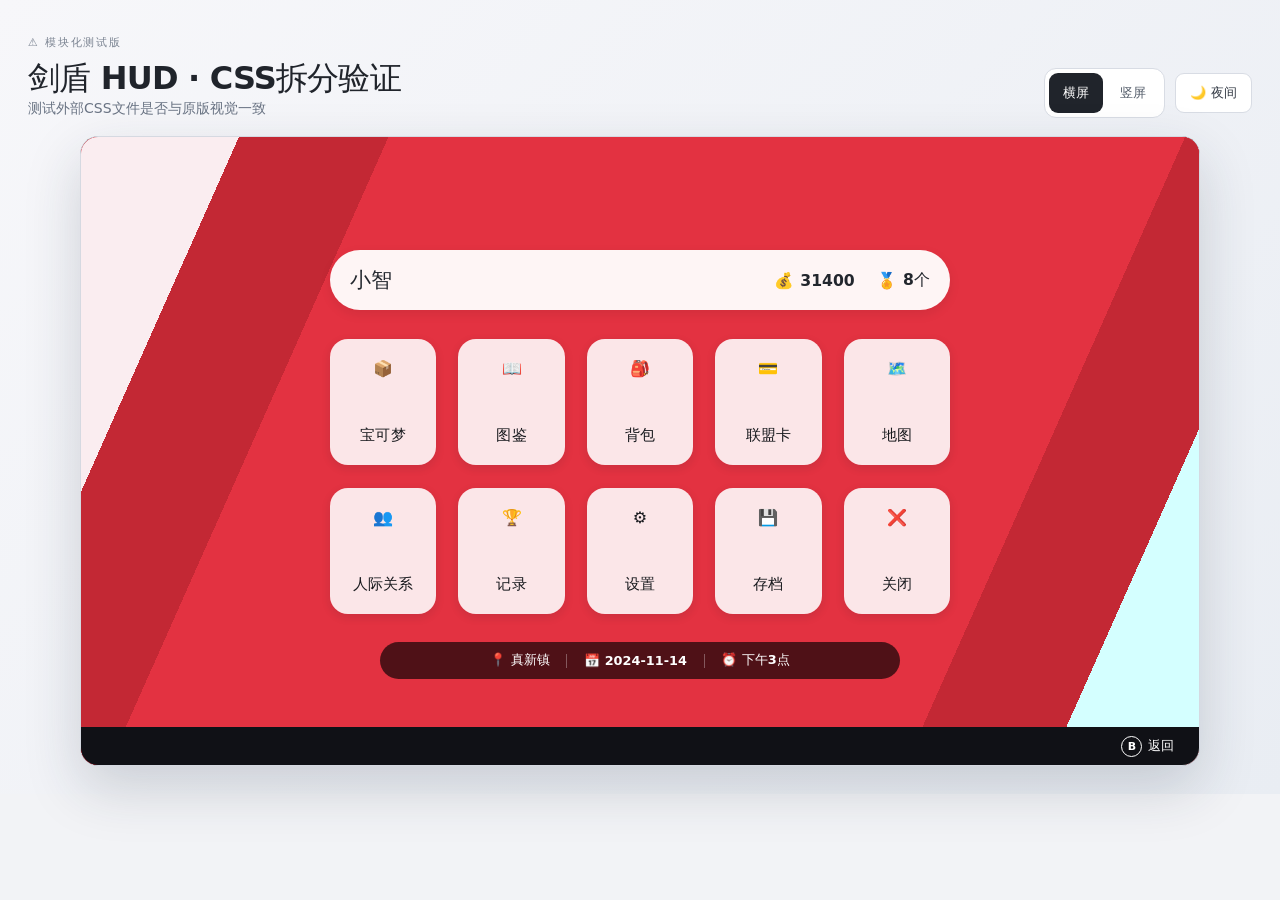
<file: demo/swsh-hud-demo/index-test-modular.html>
<!doctype html>
<html lang="zh-CN">
<head>
<meta charset="utf-8">
<meta name="viewport" content="width=device-width,initial-scale=1">
<meta name="color-scheme" content="light dark">
<title>剑盾 HUD · 模块化测试版</title>

<!-- ============================================
     外部CSS引入 - 按依赖顺序加载
     ============================================ -->

<!-- 1. 设计令牌 -->
<link rel="stylesheet" href="styles/tokens.css">

<!-- 2. 基础样式 -->
<link rel="stylesheet" href="styles/base.css">

<!-- 3. 布局系统 -->
<link rel="stylesheet" href="styles/layout.css">

<!-- 4. 背景系统 -->
<link rel="stylesheet" href="styles/backdrops/split.css">
<link rel="stylesheet" href="styles/backdrops/center.css">

<!-- 5. 公共组件 -->
<link rel="stylesheet" href="styles/components.css">
<link rel="stylesheet" href="styles/selection-arrow.css">

<!-- 6. 模块样式 -->
<link rel="stylesheet" href="styles/modules/home.css">
<link rel="stylesheet" href="styles/modules/team.css">
<link rel="stylesheet" href="styles/modules/team-portrait.css">
<link rel="stylesheet" href="styles/modules/party-detail.css">
<link rel="stylesheet" href="styles/modules/bag.css">
<link rel="stylesheet" href="styles/modules/dex.css">
<link rel="stylesheet" href="styles/modules/box.css">
<link rel="stylesheet" href="styles/modules/settings.css">
<link rel="stylesheet" href="styles/modules/relations.css">

<!-- 7. 响应式 -->
<link rel="stylesheet" href="styles/responsive.css">

<!-- Demo页面专用样式 (外层控制面板) -->
<style>
.demo{max-width:1280px;margin:0 auto;padding:24px 28px 28px}
.demo-head{display:flex;align-items:flex-end;justify-content:space-between;gap:24px;margin-bottom:18px}
.eyebrow{font-size:11px;letter-spacing:.16em;font-weight:800;color:#7a8391;text-transform:uppercase}
h1{margin:5px 0 4px;font-size:clamp(22px,3vw,32px);line-height:1.1;letter-spacing:-.025em}
.intro{margin:0;color:#697383;font-size:14px}
.controls{display:flex;align-items:center;gap:10px;flex-wrap:wrap;justify-content:flex-end}
.segmented{display:inline-flex;padding:4px;border:1px solid #d8dce4;border-radius:12px;background:#fff;gap:3px}
.segmented button,.theme-toggle{min-height:40px;border:0;border-radius:9px;background:transparent;color:#535c69;padding:0 14px;font-size:13px;font-weight:700}
.segmented button[aria-pressed="true"]{background:#20242b;color:#fff}
.theme-toggle{border:1px solid #d8dce4;background:#fff;color:#343b46}
.stage-wrap{display:flex;justify-content:center}
.device{position:relative;width:min(100%,1120px);aspect-ratio:16/9;overflow:hidden;border:1px solid #d5d9e1;border-radius:18px;background:#101218;box-shadow:0 22px 56px rgba(31,43,62,.18);container-type:size;transition:width .25s ease,aspect-ratio .25s ease}
.demo[data-layout="portrait"] .device{width:min(100%,390px);aspect-ratio:9/16;border-radius:28px}
</style>

</head>
<body>

<div class="demo" data-layout="landscape">
  <header class="demo-head">
    <div>
      <p class="eyebrow">⚠️ 模块化测试版</p>
      <h1>剑盾 HUD · CSS拆分验证</h1>
      <p class="intro">测试外部CSS文件是否与原版视觉一致</p>
    </div>
    <div class="controls">
      <div class="segmented" role="radiogroup" aria-label="布局切换">
        <button type="button" data-layout="landscape" aria-pressed="true">横屏</button>
        <button type="button" data-layout="portrait" aria-pressed="false">竖屏</button>
      </div>
      <button type="button" class="theme-toggle" data-theme="day">🌙 夜间</button>
    </div>
  </header>

  <div class="stage-wrap">
    <div class="device">
      <div class="app" data-view="home" data-module="home" data-theme="day" data-layout="landscape">

        <!-- 背景层 -->
        <div class="backdrop"></div>

        <!-- 屏幕内容 -->
        <div class="screen-content">
          <div class="menu-container">

            <!-- 训练家信息条 -->
            <div class="trainer-bar">
              <div class="trainer-name">小智</div>
              <div class="trainer-stats">
                <div class="trainer-stat">
                  <span>💰</span>
                  <span>31400</span>
                </div>
                <div class="trainer-stat">
                  <span>🏅</span>
                  <span>8个</span>
                </div>
              </div>
            </div>

            <!-- 10格菜单 -->
            <div class="menu-grid">
              <button class="menu-entry selection-target" data-menu="0" aria-pressed="false">
                <span class="menu-icon">📦</span>
                <span class="menu-label">宝可梦</span>
              </button>
              <button class="menu-entry selection-target" data-menu="1" aria-pressed="false">
                <span class="menu-icon">📖</span>
                <span class="menu-label">图鉴</span>
              </button>
              <button class="menu-entry selection-target" data-menu="2" aria-pressed="false">
                <span class="menu-icon">🎒</span>
                <span class="menu-label">背包</span>
              </button>
              <button class="menu-entry selection-target" data-menu="3" aria-pressed="false">
                <span class="menu-icon">💳</span>
                <span class="menu-label">联盟卡</span>
              </button>
              <button class="menu-entry selection-target" data-menu="4" aria-pressed="false">
                <span class="menu-icon">🗺️</span>
                <span class="menu-label">地图</span>
              </button>
              <button class="menu-entry selection-target" data-menu="5" aria-pressed="false">
                <span class="menu-icon">👥</span>
                <span class="menu-label">人际关系</span>
              </button>
              <button class="menu-entry selection-target" data-menu="6" aria-pressed="false">
                <span class="menu-icon">🏆</span>
                <span class="menu-label">记录</span>
              </button>
              <button class="menu-entry selection-target" data-menu="7" aria-pressed="false">
                <span class="menu-icon">⚙️</span>
                <span class="menu-label">设置</span>
              </button>
              <button class="menu-entry selection-target" data-menu="8" aria-pressed="false">
                <span class="menu-icon">💾</span>
                <span class="menu-label">存档</span>
              </button>
              <button class="menu-entry selection-target" data-menu="9" aria-pressed="false">
                <span class="menu-icon">❌</span>
                <span class="menu-label">关闭</span>
              </button>
            </div>

            <!-- 环境信息条 -->
            <div class="env-bar">
              <div class="env-item">📍 真新镇</div>
              <span class="env-separator"></span>
              <div class="env-item">📅 2024-11-14</div>
              <span class="env-separator"></span>
              <div class="env-item">⏰ 下午3点</div>
            </div>

          </div>
        </div>

        <!-- 底部操作栏 -->
        <div class="actionbar">
          <button class="action-back action" type="button">
            <span class="key">B</span>
            <span>返回</span>
          </button>
        </div>

        <!-- 选择箭头 -->
        <svg class="selection-arrow" viewBox="0 0 52 52" xmlns="http://www.w3.org/2000/svg">
          <path class="arrow-glyph" d="M8 18 L26 8 L26 28 Z"/>
        </svg>

      </div>
    </div>
  </div>
</div>

<script>
// 简单的控制逻辑
const demo = document.querySelector('.demo');
const app = document.querySelector('.app');
const layoutButtons = document.querySelectorAll('[data-layout]');
const themeToggle = document.querySelector('.theme-toggle');

// 布局切换
layoutButtons.forEach(btn => {
  btn.addEventListener('click', () => {
    const layout = btn.dataset.layout;
    demo.dataset.layout = layout;
    app.dataset.layout = layout;
    layoutButtons.forEach(b => b.setAttribute('aria-pressed', b === btn ? 'true' : 'false'));
  });
});

// 主题切换
themeToggle.addEventListener('click', () => {
  const currentTheme = app.dataset.theme;
  const newTheme = currentTheme === 'day' ? 'night' : 'day';
  app.dataset.theme = newTheme;
  themeToggle.textContent = newTheme === 'day' ? '🌙 夜间' : '☀️ 日间';
});

console.log('✅ CSS模块化测试版加载完成');
console.log('📦 已加载17个外部CSS文件');
</script>

</body>
</html>
</file>
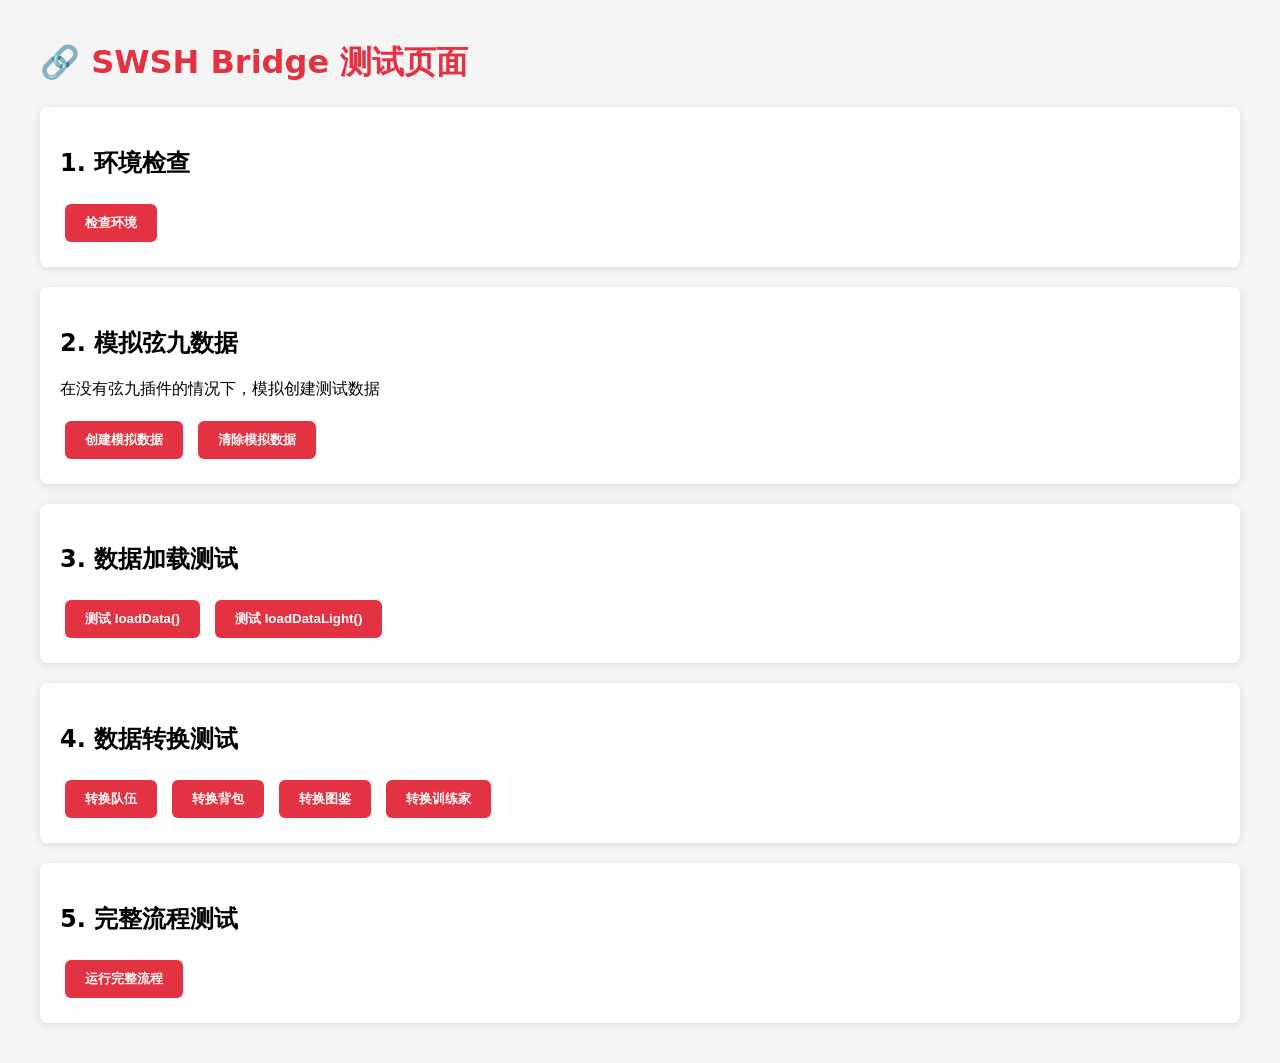
<file: demo/swsh-hud-demo/scripts/bridge/test.html>
<!doctype html>
<html lang="zh-CN">
<head>
<meta charset="utf-8">
<meta name="viewport" content="width=device-width,initial-scale=1">
<title>SWSH Bridge 测试页面</title>
<style>
body {
  font-family: system-ui, -apple-system, sans-serif;
  max-width: 1200px;
  margin: 0 auto;
  padding: 20px;
  background: #f5f5f5;
}
h1 {
  color: #e33241;
}
.test-section {
  background: white;
  padding: 20px;
  margin: 20px 0;
  border-radius: 8px;
  box-shadow: 0 2px 8px rgba(0,0,0,0.1);
}
button {
  padding: 10px 20px;
  margin: 5px;
  border: 0;
  border-radius: 6px;
  background: #e33241;
  color: white;
  font-weight: bold;
  cursor: pointer;
}
button:hover {
  background: #c42a36;
}
pre {
  background: #f8f8f8;
  padding: 15px;
  border-radius: 4px;
  overflow-x: auto;
  font-size: 12px;
}
.status {
  padding: 10px;
  margin: 10px 0;
  border-radius: 4px;
}
.status.success {
  background: #d4edda;
  color: #155724;
}
.status.error {
  background: #f8d7da;
  color: #721c24;
}
.status.info {
  background: #d1ecf1;
  color: #0c5460;
}
</style>
</head>
<body>

<h1>🔗 SWSH Bridge 测试页面</h1>

<div class="test-section">
  <h2>1. 环境检查</h2>
  <button onclick="checkEnvironment()">检查环境</button>
  <div id="env-result"></div>
</div>

<div class="test-section">
  <h2>2. 模拟弦九数据</h2>
  <p>在没有弦九插件的情况下，模拟创建测试数据</p>
  <button onclick="createMockData()">创建模拟数据</button>
  <button onclick="clearMockData()">清除模拟数据</button>
  <div id="mock-result"></div>
</div>

<div class="test-section">
  <h2>3. 数据加载测试</h2>
  <button onclick="testLoadData()">测试 loadData()</button>
  <button onclick="testLoadDataLight()">测试 loadDataLight()</button>
  <div id="load-result"></div>
</div>

<div class="test-section">
  <h2>4. 数据转换测试</h2>
  <button onclick="testConvertParty()">转换队伍</button>
  <button onclick="testConvertBag()">转换背包</button>
  <button onclick="testConvertDex()">转换图鉴</button>
  <button onclick="testConvertTrainer()">转换训练家</button>
  <div id="convert-result"></div>
</div>

<div class="test-section">
  <h2>5. 完整流程测试</h2>
  <button onclick="testFullWorkflow()">运行完整流程</button>
  <div id="workflow-result"></div>
</div>

<script src="swsh-bridge.js"></script>
<script>
// ============================================
// 测试工具函数
// ============================================

function showResult(elementId, html) {
  document.getElementById(elementId).innerHTML = html;
}

function formatJSON(obj) {
  return '<pre>' + JSON.stringify(obj, null, 2) + '</pre>';
}

// ============================================
// 1. 环境检查
// ============================================

function checkEnvironment() {
  let html = '';

  // 检查swshBridge
  if (typeof swshBridge !== 'undefined') {
    html += '<div class="status success">✅ swshBridge 已加载</div>';
    html += '<p>版本: ' + swshBridge.version + '</p>';
  } else {
    html += '<div class="status error">❌ swshBridge 未加载</div>';
  }

  // 检查Mvu插件
  if (typeof window.Mvu !== 'undefined' && window.Mvu.getMvuData) {
    html += '<div class="status success">✅ Mvu插件已加载</div>';
  } else {
    html += '<div class="status info">ℹ️ Mvu插件未加载（正常，本地测试不需要）</div>';
  }

  // 检查localStorage
  try {
    localStorage.setItem('test', '1');
    localStorage.removeItem('test');
    html += '<div class="status success">✅ localStorage 可用</div>';
  } catch (e) {
    html += '<div class="status error">❌ localStorage 不可用: ' + e.message + '</div>';
  }

  showResult('env-result', html);
}

// ============================================
// 2. 模拟数据
// ============================================

function createMockData() {
  const mockData = {
    训练家: {
      名字: "小智",
      金钱: 31400,
      徽章数: 8,
      游戏时长: "125:30",
      当前位置: "真新镇"
    },
    队伍: {
      "1": {
        名字: "皮卡丘",
        ID: "0025",
        等级: "45",
        HP体力: "120/120",
        性别: "雄",
        属性: "电",
        特性: "静电",
        性格: "顽皮",
        招式1: "十万伏特",
        招式1PP: "15/15",
        招式1属性: "电",
        招式2: "电光一闪",
        招式2PP: "30/30",
        招式2属性: "一般",
        HP: "120",
        攻击: "90",
        防御: "65",
        特攻: "95",
        特防: "75",
        速度: "110",
        亲密度: "220",
        精灵球: "精灵球"
      },
      "2": {
        名字: "喷火龙",
        ID: "0006",
        等级: "50",
        HP体力: "186/186",
        性别: "雄",
        属性: "火/飞行",
        特性: "猛火",
        性格: "固执",
        招式1: "喷射火焰",
        招式1PP: "15/15",
        招式1属性: "火",
        HP: "186",
        攻击: "130",
        防御: "110",
        特攻: "140",
        特防: "115",
        速度: "120",
        亲密度: "255",
        精灵球: "精灵球"
      },
      "3": { 名字: "空" },
      "4": { 名字: "空" },
      "5": { 名字: "空" },
      "6": { 名字: "空" }
    },
    背包: {
      "伤药": 5,
      "好伤药": 3,
      "全满药": 2,
      "精灵球": 10,
      "超级球": 5,
      "招式学习器01": 1
    },
    图鉴: {
      "0025": { 捕获: true, 名字: "皮卡丘" },
      "0006": { 捕获: true, 名字: "喷火龙" },
      "0001": { 捕获: false, 名字: "妙蛙种子" },
      "0004": { 捕获: false, 名字: "小火龙" }
    }
  };

  try {
    const chatKey = swshBridge.getCurrentChatKey();
    localStorage.setItem(`pk_mvu_backup_${chatKey}`, JSON.stringify(mockData));

    showResult('mock-result',
      '<div class="status success">✅ 模拟数据已创建并保存到localStorage</div>' +
      formatJSON(mockData)
    );
  } catch (e) {
    showResult('mock-result',
      '<div class="status error">❌ 创建失败: ' + e.message + '</div>'
    );
  }
}

function clearMockData() {
  try {
    const chatKey = swshBridge.getCurrentChatKey();
    localStorage.removeItem(`pk_mvu_backup_${chatKey}`);
    showResult('mock-result',
      '<div class="status success">✅ 模拟数据已清除</div>'
    );
  } catch (e) {
    showResult('mock-result',
      '<div class="status error">❌ 清除失败: ' + e.message + '</div>'
    );
  }
}

// ============================================
// 3. 数据加载测试
// ============================================

function testLoadData() {
  try {
    const data = swshBridge.loadData();

    if (data && data.训练家) {
      showResult('load-result',
        '<div class="status success">✅ 数据加载成功</div>' +
        '<p>训练家: ' + data.训练家.名字 + '</p>' +
        '<p>队伍成员数: ' + Object.keys(data.队伍).filter(k => data.队伍[k].名字 !== '空').length + '</p>' +
        '<p>背包物品数: ' + Object.keys(data.背包).length + '</p>' +
        '<p>图鉴条目数: ' + Object.keys(data.图鉴).length + '</p>' +
        formatJSON(data)
      );
    } else {
      showResult('load-result',
        '<div class="status error">❌ 未获取到有效数据</div>' +
        formatJSON(data)
      );
    }
  } catch (e) {
    showResult('load-result',
      '<div class="status error">❌ 加载失败: ' + e.message + '</div>'
    );
  }
}

function testLoadDataLight() {
  try {
    const data = swshBridge.loadDataLight();

    if (data && data.训练家) {
      showResult('load-result',
        '<div class="status success">✅ 降级加载成功（从备份）</div>' +
        formatJSON(data)
      );
    } else {
      showResult('load-result',
        '<div class="status info">ℹ️ 使用默认数据</div>' +
        formatJSON(data)
      );
    }
  } catch (e) {
    showResult('load-result',
      '<div class="status error">❌ 加载失败: ' + e.message + '</div>'
    );
  }
}

// ============================================
// 4. 数据转换测试
// ============================================

function testConvertParty() {
  try {
    const data = swshBridge.loadData();
    const party = swshBridge.convertParty(data);

    showResult('convert-result',
      '<div class="status success">✅ 队伍转换成功</div>' +
      '<p>队伍成员数: ' + party.length + '</p>' +
      formatJSON(party)
    );
  } catch (e) {
    showResult('convert-result',
      '<div class="status error">❌ 转换失败: ' + e.message + '</div>'
    );
  }
}

function testConvertBag() {
  try {
    const data = swshBridge.loadData();
    const bag = swshBridge.convertBag(data);

    showResult('convert-result',
      '<div class="status success">✅ 背包转换成功</div>' +
      '<p>物品种类数: ' + bag.length + '</p>' +
      formatJSON(bag)
    );
  } catch (e) {
    showResult('convert-result',
      '<div class="status error">❌ 转换失败: ' + e.message + '</div>'
    );
  }
}

function testConvertDex() {
  try {
    const data = swshBridge.loadData();
    const dex = swshBridge.convertDex(data);

    showResult('convert-result',
      '<div class="status success">✅ 图鉴转换成功</div>' +
      '<p>图鉴条目数: ' + dex.length + '</p>' +
      '<p>已捕获: ' + dex.filter(e => e.caught).length + '</p>' +
      formatJSON(dex)
    );
  } catch (e) {
    showResult('convert-result',
      '<div class="status error">❌ 转换失败: ' + e.message + '</div>'
    );
  }
}

function testConvertTrainer() {
  try {
    const data = swshBridge.loadData();
    const trainer = swshBridge.convertTrainer(data);

    showResult('convert-result',
      '<div class="status success">✅ 训练家转换成功</div>' +
      formatJSON(trainer)
    );
  } catch (e) {
    showResult('convert-result',
      '<div class="status error">❌ 转换失败: ' + e.message + '</div>'
    );
  }
}

// ============================================
// 5. 完整流程测试
// ============================================

function testFullWorkflow() {
  let html = '<h3>完整流程测试</h3>';

  try {
    // Step 1: 加载数据
    html += '<h4>Step 1: 加载弦九数据</h4>';
    const xianjiunData = swshBridge.loadData();

    if (!xianjiunData || !xianjiunData.训练家) {
      html += '<div class="status error">❌ 未获取到数据，请先创建模拟数据</div>';
      showResult('workflow-result', html);
      return;
    }

    html += '<div class="status success">✅ 数据加载成功</div>';

    // Step 2: 转换所有数据
    html += '<h4>Step 2: 转换为SWSH格式</h4>';
    const party = swshBridge.convertParty(xianjiunData);
    const bag = swshBridge.convertBag(xianjiunData);
    const dex = swshBridge.convertDex(xianjiunData);
    const trainer = swshBridge.convertTrainer(xianjiunData);

    html += '<div class="status success">✅ 转换成功</div>';

    // Step 3: 显示结果
    html += '<h4>Step 3: 转换结果</h4>';
    html += '<p><strong>训练家:</strong> ' + trainer.name + '</p>';
    html += '<p><strong>金钱:</strong> ¥' + trainer.money + '</p>';
    html += '<p><strong>徽章:</strong> ' + trainer.badges + '个</p>';
    html += '<p><strong>队伍成员:</strong> ' + party.length + '只</p>';
    html += '<p><strong>背包物品:</strong> ' + bag.length + '种</p>';
    html += '<p><strong>图鉴条目:</strong> ' + dex.length + '个</p>';

    html += '<h4>详细数据</h4>';
    html += '<details><summary>队伍数据</summary>' + formatJSON(party) + '</details>';
    html += '<details><summary>背包数据</summary>' + formatJSON(bag) + '</details>';
    html += '<details><summary>图鉴数据</summary>' + formatJSON(dex) + '</details>';
    html += '<details><summary>训练家数据</summary>' + formatJSON(trainer) + '</details>';

  } catch (e) {
    html += '<div class="status error">❌ 流程失败: ' + e.message + '</div>';
    html += '<pre>' + e.stack + '</pre>';
  }

  showResult('workflow-result', html);
}

// 页面加载时自动检查环境
window.addEventListener('load', function() {
  console.log('[SWSH Bridge Test] 测试页面已加载');
  console.log('swshBridge:', window.swshBridge);
});
</script>

</body>
</html>
</file>
<file: demo/swsh-hud-demo/styles-original/block-1.css>
:root{font-family:system-ui,-apple-system,"Segoe UI","Microsoft YaHei",sans-serif;color:#20242b;background:#f2f3f6;font-synthesis:none;text-rendering:optimizeLegibility}
*{box-sizing:border-box}
body{margin:0;min-width:320px;background:linear-gradient(135deg,#f7f7fa,#e9edf3);color:#20242b}
button{font:inherit;cursor:pointer}
.demo{max-width:1280px;margin:0 auto;padding:24px 28px 28px}
.demo-head{display:flex;align-items:flex-end;justify-content:space-between;gap:24px;margin-bottom:18px}
.eyebrow{font-size:11px;letter-spacing:.16em;font-weight:800;color:#7a8391;text-transform:uppercase}
h1{margin:5px 0 4px;font-size:clamp(22px,3vw,32px);line-height:1.1;letter-spacing:-.025em}
.intro{margin:0;color:#697383;font-size:14px}
.controls{display:flex;align-items:center;gap:10px;flex-wrap:wrap;justify-content:flex-end}
.segmented{display:inline-flex;padding:4px;border:1px solid #d8dce4;border-radius:12px;background:#fff;gap:3px}
.segmented button,.theme-toggle{min-height:40px;border:0;border-radius:9px;background:transparent;color:#535c69;padding:0 14px;font-size:13px;font-weight:700}
.segmented button[aria-pressed="true"]{background:#20242b;color:#fff}
.theme-toggle{border:1px solid #d8dce4;background:#fff;color:#343b46}
button:focus-visible{outline:3px solid #3579bd;outline-offset:2px}
.stage-wrap{display:flex;justify-content:center}
.device{position:relative;width:min(100%,1120px);aspect-ratio:16/9;overflow:hidden;border:1px solid #d5d9e1;border-radius:18px;background:#101218;box-shadow:0 22px 56px rgba(31,43,62,.18);container-type:size;transition:width .25s ease,aspect-ratio .25s ease}
.demo[data-layout="portrait"] .device{width:min(100%,390px);aspect-ratio:9/16;border-radius:28px}
.device::before{content:none}
.app{position:absolute;inset:0;isolation:isolate;overflow:hidden;color:var(--text);background:var(--canvas);--text:#22262d;--muted:#66707d;--line:rgba(31,39,50,.14);--surface:rgba(255,255,255,.82);--surface-2:rgba(255,255,255,.55);--selected:#17191e;--selected-text:#fff;--swsh-red:#e33241;--swsh-red-dark:#c32834;--accent:var(--swsh-red);--canvas:#fbf7f8;--ribbon-left:var(--swsh-red-dark);--ribbon-center:var(--swsh-red);--ribbon-right:#d4ffff;--ribbon-secondary:var(--swsh-red-dark);--art-bg:#e8f7fa;--ring-primary:rgba(255,255,255,.82);--ring-secondary:rgba(255,255,255,.5);--ring-outline:rgba(255,255,255,.55)}
.app[data-theme="night"]{--text:#edf2f8;--muted:#aeb8c7;--line:rgba(197,210,228,.2);--surface:rgba(32,42,56,.9);--surface-2:rgba(39,50,65,.74);--selected:#35455c;--selected-text:#fff;--accent:#72a8dc;--canvas:#18212d}
.app[data-module="home"]{--canvas:var(--swsh-red);--accent:var(--swsh-red);--ribbon-left:var(--swsh-red-dark);--ribbon-center:var(--swsh-red);--ribbon-right:#d4ffff;--home-edge-left:#faedf0;--home-band:var(--swsh-red-dark);--home-main:var(--swsh-red);--home-edge-right:#d4ffff}
.app[data-module="team"]{--canvas:#eaf8fb;--accent:var(--swsh-red);--ribbon-left:var(--swsh-red);--ribbon-center:#eaf8fb;--ribbon-right:#f8f5fb;--ribbon-secondary:var(--swsh-red-dark);--art-bg:#eaf9fb;--ring-primary:rgba(255,255,255,.84);--ring-secondary:rgba(255,255,255,.5);--ring-outline:rgba(255,255,255,.6)}
.app[data-module="dex"]{--canvas:#fff1f0;--accent:var(--swsh-red);--ribbon-left:var(--swsh-red-dark);--ribbon-center:#fff1f0;--ribbon-right:#f7d9d5}
.app[data-module="bag"]{--canvas:#fbf0e4;--accent:#d99124;--ribbon-left:#d99124;--ribbon-center:#fbf0e4;--ribbon-right:#f5dfc6}
.app[data-module="map"]{--canvas:#e8f4f3;--accent:#38a5a0;--ribbon-left:#318f8e;--ribbon-center:#e8f4f3;--ribbon-right:#d2e9e6}
.app[data-module="settings"]{--canvas:#b5a8ff;--accent:#6450df;--ribbon-left:#a495ff;--ribbon-center:#b5a8ff;--ribbon-right:#e1e3f5;--home-edge-left:#f7f2f5;--home-band:#a495ff;--home-main:#b5a8ff;--home-edge-right:#e1e3f5;--settings-focus-accent:#6851fd;--settings-band-angle:114deg}
.app[data-module="records"]{--canvas:#eef1f7;--accent:#617ba8;--ribbon-left:#617ba8;--ribbon-center:#eef1f7;--ribbon-right:#d9e1ed}
.app[data-theme="night"][data-module="home"]{--canvas:#182333;--accent:#68b9ce;--ribbon-left:#26354a;--ribbon-center:#182333;--ribbon-right:#2a414b;--home-edge-left:#26354a;--home-band:#2d4554;--home-main:#182333;--home-edge-right:#2a414b}
.app[data-theme="night"][data-module="team"]{--canvas:#1b2633;--accent:#79a9d2;--ribbon-left:#304258;--ribbon-center:#1b2633;--ribbon-right:#273847;--ribbon-secondary:#26374a;--art-bg:#223240;--ring-primary:rgba(176,201,220,.46);--ring-secondary:rgba(145,172,194,.25);--ring-outline:rgba(190,210,228,.3)}
.app[data-theme="night"][data-module="dex"]{--canvas:#202733;--accent:#91a9d1;--ribbon-left:#35475d;--ribbon-center:#202733;--ribbon-right:#303d50}
.app[data-theme="night"][data-module="bag"]{--canvas:#282a31;--accent:#d1a25a;--ribbon-left:#4a3d2d;--ribbon-center:#282a31;--ribbon-right:#41382e}
.app[data-theme="night"][data-module="map"]{--canvas:#1a2c31;--accent:#66b7ad;--ribbon-left:#274547;--ribbon-center:#1a2c31;--ribbon-right:#253a3c}
.app[data-theme="night"][data-module="settings"]{--canvas:#26243a;--accent:#a39ae1;--ribbon-left:#3e3960;--ribbon-center:#26243a;--ribbon-right:#383451;--home-edge-left:#1d1c2c;--home-band:#3e3960;--home-main:#26243a;--home-edge-right:#383451;--settings-focus-accent:#4f358d}
.app[data-theme="night"][data-module="records"]{--canvas:#202b3a;--accent:#91a9d1;--ribbon-left:#35475d;--ribbon-center:#202b3a;--ribbon-right:#303d50}
.backdrop{position:absolute;inset:0;z-index:-1;background:var(--canvas);transition:background .2s ease}
.backdrop::before,.backdrop::after{content:"";position:absolute;inset:0;pointer-events:none}
.backdrop::before{background:linear-gradient(118deg,var(--ribbon-left) 0 8%,var(--ribbon-center) 8% 92%,var(--ribbon-right) 92% 100%)}
.backdrop::after{content:none}
.app[data-module="team"] .backdrop{background:radial-gradient(ellipse 72% 66% at 74% 48%,rgba(194,255,255,.88) 0%,rgba(194,255,255,0) 74%),linear-gradient(138deg,#c8dddd 0%,#eaffff 24%,#d4ffff 55%,#fbffff 79%,#dcebef 100%)}
/* The red underpaint tucks 0.2% beneath the dark stripe to cover the 1px clip-path antialias seam. */
.app[data-view="team"] .backdrop::before{background:var(--swsh-red);clip-path:polygon(0 0,61.5% 0,36.7% 100%,0 100%)}
.app[data-view="team"] .backdrop::after{content:"";background:var(--swsh-red-dark);clip-path:polygon(61.3% 0,71.4% 0,47.1% 100%,36.5% 100%)}
.app[data-theme="night"][data-view="team"] .backdrop::before{background:#304258}
.app[data-theme="night"][data-view="team"] .backdrop::after{background:#26374a}
.app[data-view="party-detail"] .backdrop::before{background:var(--ribbon-left);clip-path:polygon(0 0,39.2% 0,14.4% 100%,0 100%)}
.app[data-view="party-detail"] .backdrop::after{content:"";background:var(--ribbon-secondary);clip-path:polygon(39% 0,49.1% 0,24.8% 100%,14.2% 100%)}
.app[data-view="party-detail"] .backdrop{background:linear-gradient(128deg,#dce4ec 0%,#d8e5eb 24%,#c6dedc 39%,#b4d9d6 51%,#c8e4e2 63%,#e8eef4 84%,#e3e9ef 100%)}
.app[data-theme="night"][data-module="team"] .backdrop{background:linear-gradient(132deg,#1b2b3b 0%,#20313e 52%,#263441 100%)}
.app[data-module="home"] .backdrop{background:var(--home-main)}
.app[data-module="home"] .backdrop::before{background:linear-gradient(114deg,var(--home-edge-left) 0 11.3%,var(--home-band) 11.3% 22%,var(--home-main) 22% 79%,var(--home-band) 79% 89.3%,var(--home-edge-right) 89.3% 100%)}
.app[data-module="settings"] .backdrop{background:var(--home-main)}
.app[data-module="settings"] .backdrop::before{background:linear-gradient(var(--settings-band-angle),var(--home-edge-left) 0 11.3%,var(--home-band) 11.3% 22%,var(--home-main) 22% 79%,var(--home-band) 79% 89.3%,var(--home-edge-right) 89.3% 100%)}
.app[data-module="settings"] .backdrop::after{content:"";inset:auto;left:62%;top:74%;width:min(86%,46cqw,880px);aspect-ratio:1;background:url("assets/settings/option-watermark-full.png") center/contain no-repeat;opacity:.105;transform:translate(-50%,-50%)}
.app[data-module="dex"] .backdrop{background:#f27651}
.app[data-view="dex"] .backdrop::before{background:linear-gradient(126deg,#fff3f6 0%,#fffafd 58%,#fff 100%);clip-path:polygon(0 0,56% 0,32% 100%,0 100%)}
.app[data-view="dex"] .backdrop::after{content:"";background:#ef4b37;clip-path:polygon(56% 0,64% 0,40% 100%,32% 100%)}
.app[data-view="dex"] .backdrop{isolation:isolate}
.app[data-view="dex"] .backdrop::after{z-index:1}
.app[data-theme="night"][data-module="dex"] .backdrop{background:#493333}
.app[data-theme="night"][data-view="dex"] .backdrop::before{background:linear-gradient(126deg,#344352 0%,#293643 58%,#202a35 100%)}
.app[data-theme="night"][data-view="dex"] .backdrop::after{background:#633b3a}
.screen-content{position:relative;height:calc(100% - 38px);overflow:auto;padding:0 2.3cqw 10px;scrollbar-width:thin;scrollbar-color:rgba(96,112,134,.45) transparent}
/* 剑盾滚动条只有轨道和滑块，不显示上下箭头。 */
*::-webkit-scrollbar-button,*::-webkit-scrollbar-button:single-button,*::-webkit-scrollbar-button:vertical:decrement,*::-webkit-scrollbar-button:vertical:increment,*::-webkit-scrollbar-button:start:decrement,*::-webkit-scrollbar-button:end:increment{display:none!important;width:0!important;height:0!important;min-height:0!important;background:transparent!important;border:0!important}
.actionbar{height:38px;position:absolute;bottom:0;left:0;right:0;background:#101116;color:#fff;display:flex;justify-content:flex-end;align-items:center;gap:clamp(12px,2.4cqw,30px);padding:0 2.2cqw;font-size:clamp(10px,1.2cqw,14px);font-weight:700;z-index:2}
.action{display:flex;align-items:center;gap:6px;white-space:nowrap}
.action-back{border:0;background:transparent;color:inherit;padding:0;font:inherit}
.key{width:21px;height:21px;display:inline-grid;place-items:center;border:1.5px solid #fff;border-radius:50%;font-size:11px;font-weight:900}
.action-key{width:22px;height:22px;object-fit:contain;display:block}
.home-screen{height:100%;display:grid;grid-template-rows:1fr auto;align-items:center}
.menu-grid{width:min(100%,1060px);height:100%;margin:0 auto;display:grid;grid-template-columns:repeat(5,minmax(0,1fr));grid-template-rows:repeat(2,minmax(0,1fr));align-items:center;justify-items:center;gap:0;padding:0 0 34px}
.menu-entry{position:relative;display:flex;flex-direction:column;align-items:center;justify-content:center;gap:8px;width:100%;height:100%;border:0;background:transparent;color:#fff;font-weight:800}
.menu-entry .disc{position:relative;width:clamp(76px,11.45cqw,128px);height:clamp(76px,11.45cqw,128px);display:grid;place-items:center;border-radius:50%;background:#fff;box-shadow:0 6px 18px rgba(17,21,28,.12);transition:filter .12s ease,transform .12s ease}
.menu-entry .disc-bg,.menu-entry .disc-shadow{display:none}
.menu-entry .disc-bg{display:none}
.menu-entry .menu-icon-source{position:relative;z-index:2;width:70%;height:70%;object-fit:contain}
.menu-entry .menu-icon-svg{position:relative;z-index:2;width:62%;height:62%;color:#20242b;transition:color .12s ease,transform .12s ease}
.menu-entry[aria-pressed="true"] .menu-icon-svg,.menu-entry:hover .menu-icon-svg,.menu-entry:focus-visible .menu-icon-svg,.menu-entry.is-pointer-active .menu-icon-svg,.menu-entry.is-focus-active .menu-icon-svg{color:#fff}
.menu-entry .menu-icon-native{position:relative;z-index:2;width:70%;height:70%;object-fit:contain;transition:transform .12s ease}
.menu-entry[data-menu="7"] .menu-icon-native{transform:rotate(-15deg)}
.menu-entry .menu-label{font-size:clamp(12px,1.65cqw,19px);text-shadow:0 1px 4px rgba(0,0,0,.18)}
.menu-entry[aria-pressed="true"] .disc,.menu-entry:hover .disc,.menu-entry:focus-visible .disc,.menu-entry.is-pointer-active .disc,.menu-entry.is-focus-active .disc{transform:scale(1.02)}
.menu-entry[aria-pressed="true"] .disc,.menu-entry:hover .disc,.menu-entry:focus-visible .disc,.menu-entry.is-pointer-active .disc,.menu-entry.is-focus-active .disc{background:#111318}
.selection-arrow{position:absolute;z-index:6;left:0;top:0;width:52px;height:52px;overflow:visible;opacity:0;visibility:hidden;pointer-events:none;transform-origin:0 0;transform-box:fill-box;transform:translate3d(-80px,-80px,0);transition:transform .12s cubic-bezier(.2,.8,.2,1),opacity .1s ease,visibility .1s}
.selection-arrow.is-visible{opacity:1;visibility:visible}
.selection-arrow .arrow-glyph{fill:#111318;stroke:#fff;stroke-width:3;stroke-linecap:round;stroke-linejoin:round;vector-effect:non-scaling-stroke}
.page-layout{height:100%;display:grid;grid-template-columns:minmax(260px,.82fr) minmax(0,1.18fr);gap:clamp(12px,2cqw,24px);align-items:stretch}
.section-label{display:flex;align-items:center;justify-content:space-between;margin:2px 0 9px;font-size:clamp(12px,1.25cqw,15px);font-weight:900;letter-spacing:.04em;color:var(--muted)}
.team-list,.list-pane{display:flex;flex-direction:column;gap:7px;min-width:0}
.team-row,.data-row,.item-row{position:relative;width:100%;min-height:clamp(38px,5.3cqw,54px);display:flex;align-items:center;gap:10px;padding:5px 12px;border:1px solid var(--line);border-radius:999px;background:var(--surface);color:var(--text);text-align:left}
.data-row,.item-row{padding-left:12px}
.team-row[aria-pressed="true"],.data-row[aria-pressed="true"],.item-row[aria-pressed="true"]{border-color:transparent;background:var(--selected);color:var(--selected-text)}
.team-row:hover,.data-row:hover,.item-row:hover,.team-row:focus-visible,.data-row:focus-visible,.item-row:focus-visible,.team-row.is-pointer-active,.data-row.is-pointer-active,.item-row.is-pointer-active,.team-row.is-focus-active,.data-row.is-focus-active,.item-row.is-focus-active{border-color:transparent;background:var(--selected);color:var(--selected-text)}
.sprite-mini{width:36px;height:36px;object-fit:contain;flex:0 0 auto}
.row-name{font-size:clamp(12px,1.35cqw,16px);font-weight:850;min-width:0;overflow:hidden;text-overflow:ellipsis;white-space:nowrap}
.row-meta{margin-left:auto;font-size:clamp(10px,1.05cqw,13px);font-weight:750;opacity:.8;white-space:nowrap}
.type-tag{display:inline-flex;align-items:center;gap:5px;min-height:24px;padding:3px 9px;border-radius:999px;background:color-mix(in srgb,var(--accent) 18%,transparent);color:var(--text);font-size:11px;font-weight:850}
.type-dot{width:7px;height:7px;border-radius:50%;background:var(--accent)}
.team-stage,.detail-stage,.info-stage{position:relative;min-height:0;display:flex;flex-direction:column;justify-content:center;align-items:center;overflow:hidden;padding:16px;border:1px solid var(--line);border-radius:22px;background:var(--surface-2)}
.team-stage::before,.detail-stage::before{content:"";position:absolute;width:72%;aspect-ratio:1;border:1px solid var(--line);border-radius:50%;box-shadow:0 0 0 18px color-mix(in srgb,var(--accent) 8%,transparent),0 0 0 38px color-mix(in srgb,var(--accent) 5%,transparent)}
.big-sprite{position:relative;width:min(56%,210px);max-height:58%;object-fit:contain;z-index:1;filter:drop-shadow(0 12px 12px rgba(25,32,44,.16))}
.stage-name{position:relative;margin-top:8px;font-size:clamp(17px,2.2cqw,25px);font-weight:900;z-index:1}
.stage-sub{position:relative;margin-top:6px;color:var(--muted);font-size:clamp(11px,1.2cqw,14px);font-weight:700;z-index:1}
.stage-actions{position:absolute;right:12px;bottom:12px;z-index:2}
.primary-button{min-height:38px;border:0;border-radius:999px;background:var(--selected);color:var(--selected-text);padding:0 16px;font-size:clamp(11px,1.15cqw,14px);font-weight:850}
.team-title{display:flex;align-items:center;gap:9px}
.team-title .ball-mark{width:22px;height:22px}
.detail-page{height:100%;display:grid;grid-template-rows:auto 1fr;gap:10px}
.detail-tabs{display:flex;gap:7px;overflow-x:auto;padding:2px 0 4px;scrollbar-width:none}
.detail-tabs button{min-height:32px;white-space:nowrap;border:1px solid var(--line);border-radius:999px;padding:0 12px;background:var(--surface);color:var(--text);font-size:clamp(10px,1.15cqw,14px);font-weight:800}
.detail-tabs button[aria-pressed="true"]{background:var(--selected);border-color:transparent;color:var(--selected-text)}
.detail-body{min-height:0}
.overview-grid{display:grid;grid-template-columns:minmax(170px,.72fr) minmax(0,1.28fr);gap:12px;height:100%}
.detail-stage{border-radius:18px}
.stat-list{display:grid;grid-template-columns:1fr 1fr;gap:8px;align-content:center}
.stat-row{display:grid;grid-template-columns:40px 1fr 24px;align-items:center;gap:7px;font-size:clamp(10px,1.05cqw,13px);font-weight:800}
.stat-track{height:8px;border-radius:99px;background:var(--surface);overflow:hidden}
.stat-fill{height:100%;border-radius:inherit;background:var(--accent)}
.move-table{width:100%;border-collapse:collapse;font-size:clamp(11px,1.15cqw,14px)}
.move-table th,.move-table td{padding:8px 10px;border-bottom:1px solid var(--line);text-align:left}
.move-table th{font-size:.88em;color:var(--muted)}
.move-table td:first-child{font-weight:850}
.dex-layout{height:100%;display:grid;grid-template-columns:minmax(0,1.08fr) minmax(0,.92fr);grid-template-areas:"focus list";gap:0;position:relative;isolation:isolate;padding:6.5% 1.3% 0 1.6%}
/* BFLYT pokedex_list_lyt: P_base_header_dexname_00 is 1920×92px (8.52% screen height).
   P_base_header_info_00 is 1050×92px; the shared diagonal seam is aligned to that header edge. */
.dex-layout::before,.dex-layout::after{position:absolute;z-index:5;top:7.46%;height:8.52%;display:flex;align-items:center;font-weight:800;pointer-events:none}
/* Header cut follows the left edge of the red backdrop ribbon at the header's new y-position. */
.dex-layout::before{content:"宝可梦图鉴";left:0;width:54.21%;padding-left:2%;background:rgba(116,120,124,.46);color:#1b1b1d;clip-path:polygon(0 0,100% 0,96.22% 100%,0 100%);font-size:clamp(20px,3cqw,36px)}
.dex-layout::after{content:"";right:0;width:47.84%;justify-content:center;background:#2b2b2d;color:#fff;clip-path:polygon(4.28% 0,100% 0,100% 100%,0 100%);font-size:clamp(18px,2.6cqw,32px)}
.dex-category-mode{position:absolute;z-index:8;left:52.16%;top:7.46%;width:13.5%;height:8.52%;padding:0;border:0;border-radius:0;background:linear-gradient(112deg,#696c70 0%,#575a5e 58%,#4b4e52 100%);clip-path:polygon(15.2% 0,100% 0,84.8% 100%,0 100%);color:#fff;font:inherit;font-size:clamp(12px,1.3cqw,17px);font-weight:900;letter-spacing:.02em;line-height:1;text-align:center;text-shadow:0 1px 0 rgba(20,22,24,.18);cursor:pointer;outline:none;filter:drop-shadow(0 1px 0 rgba(20,22,24,.14))}
.dex-category-mode:hover,.dex-category-mode:focus-visible{background:linear-gradient(112deg,#75787c 0%,#64676b 58%,#575a5e 100%);outline:none}
.dex-category-picker{position:absolute;z-index:9;left:63.64%;right:0;top:7.46%;height:8.52%}
.dex-category-select{position:relative;z-index:2;width:100%;height:100%;display:flex;align-items:center;justify-content:center;padding:0 15% 0 8%;border:0;border-radius:0;background:#2b2b2d;clip-path:polygon(5.65% 0,100% 0,100% 100%,0 100%);color:#fff;font:inherit;font-size:clamp(13px,1.45cqw,18px);font-weight:900;letter-spacing:.01em;line-height:1;text-align:center;text-shadow:0 1px 0 rgba(0,0,0,.16);cursor:pointer;outline:none;box-shadow:none}
.dex-category-select::after{content:"";position:absolute;right:14px;top:50%;width:0;height:0;border-left:8px solid transparent;border-right:8px solid transparent;border-top:9px solid #fff;transform:translateY(-30%);transition:transform .14s ease}
.dex-category-select[aria-expanded="true"]::after{transform:translateY(-70%) rotate(180deg)}
.dex-category-select:hover,.dex-category-select:focus-visible{background:#303134;outline:none;box-shadow:none}
.dex-category-menu{--dex-option-row:min(9.2cqh,58px);--dex-option-skew:min(3.75cqh,23.6px);--dex-row-shift:calc(-1 * var(--dex-option-skew));position:absolute;z-index:3;top:100%;right:0;width:46cqw;height:auto;max-height:none;display:grid;grid-template-columns:repeat(3,minmax(0,1fr));grid-auto-rows:var(--dex-option-row);align-content:start;gap:0;overflow:visible;padding:0;background:transparent;clip-path:none;box-shadow:none;scrollbar-width:none;scrollbar-color:transparent transparent;transform:translateX(1.2cqw)}
.dex-category-menu[hidden]{display:none}
.dex-category-menu::-webkit-scrollbar{display:none;width:0;height:0}.dex-category-menu::-webkit-scrollbar-track,.dex-category-menu::-webkit-scrollbar-thumb{display:none;background:transparent}
.dex-category-option{width:90%;justify-self:end;min-width:0;min-height:0;display:flex;align-items:center;justify-content:center;padding:0 7px;border:0;border-radius:0;background:hsl(210 5% var(--dex-tone,34%));appearance:none;box-shadow:none;clip-path:polygon(var(--dex-option-skew) 0,100% 0,calc(100% - var(--dex-option-skew)) 100%,0 100%);font:inherit;font-size:clamp(12px,1.25cqw,16px);font-weight:750;line-height:1;white-space:nowrap;cursor:pointer;transform:translateX(calc(var(--dex-option-row-index,0) * var(--dex-row-shift)));transition:filter .12s ease}
.dex-category-option:hover,.dex-category-option:focus-visible{filter:brightness(1.12);outline:2px solid rgba(255,255,255,.9);outline-offset:-3px}
.dex-category-option[aria-selected="true"]{filter:brightness(.82);font-weight:900;box-shadow:inset 0 0 0 2px rgba(255,255,255,.72)}
.dex-layout.is-category-open .dex-list,.dex-layout.is-category-open .dex-scrollbar{visibility:hidden}
.app[data-view="dex"] .screen-content{height:calc(100% - 38px);padding:0;overflow:hidden}
.app[data-view="dex"] .selection-arrow{z-index:8}
.dex-list{grid-area:list;position:relative;z-index:2;display:flex;flex-direction:column;gap:5px;overflow:auto;padding:clamp(48px,5.5cqw,64px) 3% 12px 5%;background:transparent;scrollbar-width:none;-ms-overflow-style:none;overscroll-behavior:contain}
.dex-list::-webkit-scrollbar{display:none!important;width:0!important;height:0!important}
.dex-scrollbar{position:absolute;z-index:6;top:17.3%;right:.9%;bottom:7.5%;width:max(9px,.68cqw);border-radius:999px;background:rgba(94,43,32,.22);overflow:hidden;touch-action:none;user-select:none;cursor:pointer}
.dex-scrollbar-thumb{position:absolute;top:0;left:0;display:block;width:100%;height:100%;border-radius:999px;background:#8e382a;pointer-events:none}
.dex-scrollbar.is-disabled{opacity:.28;cursor:default}

.dex-list::after{content:"";position:absolute;z-index:0;inset:12% 4% 0 8%;background:url("assets/pokedex/pokedex-bgicon-watermark.png") center/contain no-repeat;opacity:.22;pointer-events:none}
.dex-list::before{display:none}
.dex-focus{grid-area:focus;position:relative;z-index:2;display:grid;grid-template-columns:minmax(0,1fr);grid-template-rows:minmax(0,1fr);gap:0;align-items:center;padding:2% 10% 5% 4%}
.dex-focus::before{display:none}
.dex-focus .detail-stage{position:relative;height:100%;min-height:0;border:0;border-radius:0;background:transparent;overflow:visible}
.dex-focus .detail-stage::before{width:min(72%,520px);border:0;border-radius:0;box-shadow:none;background:url("assets/pokedex/pokedex-bgicon-watermark.png") center/contain no-repeat;opacity:.16;transform:rotate(-16deg)}
.dex-focus .detail-stage .big-sprite{width:min(74%,440px);height:min(78%,520px);max-height:78%;filter:drop-shadow(0 14px 16px rgba(34,49,58,.18))}
.dex-focus .detail-stage .stage-name{position:absolute;left:50%;bottom:6%;transform:translateX(-50%);padding:7px 28px;border-radius:999px;background:#111;color:#fff;white-space:nowrap}
.dex-focus .dex-data{position:absolute;left:auto;right:2%;top:2%;z-index:3;display:flex;align-items:center;gap:8px;color:#222}
.dex-focus .dex-data h2{display:none}.dex-focus .dex-data .count-pair,.dex-focus .dex-data .stage-sub{display:none}
.dex-focus .dex-number{font-size:clamp(14px,1.7cqw,19px);color:#fff;text-shadow:0 1px 4px rgba(0,0,0,.22)}
.dex-focus .dex-data>.dex-number{display:none}

.app[data-view="dex"] .data-row{position:relative;isolation:isolate;min-height:clamp(46px,5.3cqw,58px);flex:0 0 auto;display:grid;grid-template-columns:38px minmax(66px,4.2em) minmax(7em,1fr) 28px;gap:7px;padding:3px 10px 3px 8px;border:0;border-radius:0;background:transparent;color:#171313;font-size:clamp(14px,1.8cqw,20px);font-weight:750;box-shadow:none;text-align:left}
.app[data-view="dex"] .data-row[aria-pressed="true"]{border-radius:999px;background:#08090b;color:#fff;box-shadow:0 5px 13px rgba(58,28,24,.24)}
.app[data-view="dex"] .data-row:not([aria-pressed="true"]):has(.empty-mon){background:transparent;color:rgba(119,48,37,.65)}

/* 图鉴条目按原版三段式绘制：左侧橙色斜切编号段，右侧黑色名称段，状态球固定在最右。 */
.app[data-view="dex"] .data-row{
  min-height:44px;
  grid-template-columns:minmax(168px,1.08fr) minmax(150px,1fr) 34px;
  gap:0;
  padding:0;
  overflow:visible;
  border-radius:0;
  background:transparent;
  color:#8e3e2f;
  font-size:clamp(13px,1.55cqw,18px);
  font-weight:750;
  z-index:1;
}
.app[data-view="dex"] .data-row::before{content:none}
.app[data-view="dex"] .data-row .dex-monid{
  position:relative;z-index:1;min-width:0;height:100%;display:flex;align-items:center;gap:8px;padding:0 18px 0 10px;
  border-radius:999px 0 0 999px;background:transparent;color:#8e3e2f;box-sizing:border-box;
}
.app[data-view="dex"] .data-row .dex-monid .sprite-mini,
.app[data-view="dex"] .data-row .dex-monid .dex-question{width:30px;height:30px;object-fit:contain;flex:0 0 30px;image-rendering:pixelated}
.app[data-view="dex"] .data-row .dex-number{font-size:clamp(13px,1.65cqw,19px);font-weight:800;color:#8e3e2f;white-space:nowrap}
.app[data-view="dex"] .data-row .row-name{
  min-width:0;height:100%;display:flex;align-items:center;padding:0 14px 0 4px;box-sizing:border-box;
  overflow:hidden;text-overflow:ellipsis;white-space:nowrap;color:#171313;font-size:clamp(14px,1.7cqw,20px);font-weight:800;
}
.app[data-view="dex"] .data-row .row-meta{height:100%;display:flex;align-items:center;justify-content:center;margin:0;padding:0 5px;color:#8e3e2f;opacity:1}
.app[data-view="dex"] .data-row .dex-pokeball{width:27px;height:27px;object-fit:contain;display:block}
.app[data-view="dex"] .data-row[aria-pressed="true"]{background:#08090b;border-radius:999px;box-shadow:0 5px 13px rgba(58,28,24,.24);color:#fff}
.app[data-view="dex"] .data-row[aria-pressed="true"] .dex-monid{background:linear-gradient(112deg,#f45135 0%,#f45135 82%,transparent 82.5%);color:#fff}
.app[data-view="dex"] .data-row[aria-pressed="true"] .dex-number{color:#fff}
.app[data-view="dex"] .data-row[aria-pressed="true"] .row-name{color:#fff}
.app[data-view="dex"] .data-row[aria-pressed="true"] .row-meta{color:#fff}
.app[data-view="dex"] .data-row:not([aria-pressed="true"]) .dex-monid{background:transparent}
/* 图鉴滚动区域只使用右侧自绘胶囊，禁止浏览器滚动条和上下按钮。 */
.app[data-view="dex"] .screen-content,.app[data-view="dex"] .dex-list{scrollbar-width:none;-ms-overflow-style:none}
.app[data-view="dex"] .screen-content::-webkit-scrollbar,.app[data-view="dex"] .dex-list::-webkit-scrollbar{display:none;width:0;height:0}
.app[data-view="dex"] .dex-scrollbar::-webkit-scrollbar-button,.app[data-view="dex"] .dex-scrollbar::-webkit-scrollbar-button:single-button{display:none;width:0;height:0}
.app[data-theme="night"][data-view="dex"] .data-row .dex-number{color:#fff}
.app[data-theme="night"][data-view="dex"] .data-row[aria-pressed="true"] .row-name{color:#fff}

.app[data-theme="night"][data-view="dex"] .data-row{background:transparent;color:#f0ddd8}

.app[data-theme="night"][data-view="dex"] .data-row .dex-number{color:#ff795d}
.app[data-theme="night"][data-view="dex"] .data-row .row-name{color:#f5f0ee}
.app[data-theme="night"][data-view="dex"] .data-row[aria-pressed="true"],.app[data-theme="night"][data-view="dex"] .data-row:hover,.app[data-theme="night"][data-view="dex"] .data-row:focus-visible{background:transparent;color:#fff;box-shadow:none}
.app[data-theme="night"][data-view="dex"] .data-row[aria-pressed="true"]{background:#08090b;box-shadow:0 5px 13px rgba(0,0,0,.3)}
.app[data-theme="night"][data-view="dex"] .data-row[aria-pressed="true"] .row-name{background:transparent;color:#fff}

.app[data-theme="night"][data-view="dex"] .dex-focus .dex-number{text-shadow:0 1px 4px rgba(0,0,0,.5)}
.app[data-theme="night"][data-view="dex"] .dex-focus::before{color:#f1f4f7}
.app[data-theme="night"][data-view="dex"] .dex-focus .detail-stage::before{opacity:.16}
.demo[data-layout="portrait"] .app[data-module="dex"] .backdrop{background:linear-gradient(154deg,#fff5f7 0%,#fffafd 48%,#ffd9c9 100%)}
.demo[data-layout="portrait"] .app[data-view="dex"] .backdrop::before{background:linear-gradient(154deg,#fff8fa 0%,#fffafd 60%,#ffe4d8 100%);clip-path:none}
.demo[data-layout="portrait"] .app[data-view="dex"] .backdrop::after{content:none}
.demo[data-layout="portrait"] .app[data-theme="night"][data-module="dex"] .backdrop{background:linear-gradient(154deg,#283642 0%,#202b36 55%,#3d3438 100%)}
.demo[data-layout="portrait"] .app[data-theme="night"][data-view="dex"] .backdrop::before{background:linear-gradient(154deg,#283642 0%,#202b36 55%,#3d3438 100%)}
.demo[data-layout="portrait"] .app[data-view="dex"] .dex-layout{height:100%;min-height:0;display:grid;grid-template-columns:minmax(0,1fr);grid-template-rows:minmax(0,42%) minmax(0,58%);grid-template-areas:"focus" "list";gap:0;padding:12% 3% 8px}
.demo[data-layout="portrait"] .app[data-view="dex"] .dex-layout::before,.demo[data-layout="portrait"] .app[data-view="dex"] .dex-layout::after{top:7.46%;height:8.52%;font-size:15px}
.demo[data-layout="portrait"] .app[data-view="dex"] .dex-layout::before{width:58.3%;clip-path:polygon(0 0,100% 0,95.2% 100%,0 100%)}
.demo[data-layout="portrait"] .app[data-view="dex"] .dex-layout::after{width:54.7%;clip-path:polygon(23.8% 0,100% 0,100% 100%,18.5% 100%)}
.demo[data-layout="portrait"] .app[data-view="dex"] .dex-layout::before{padding-left:4%}
.demo[data-layout="portrait"] .app[data-view="dex"] .dex-category-mode{left:55.42%;width:18%;font-size:11px;clip-path:polygon(16.2% 0,100% 0,83.8% 100%,0 100%)}
.demo[data-layout="portrait"] .app[data-view="dex"] .dex-category-picker{left:70.1%;right:0;top:7.46%;height:8.52%}
.demo[data-layout="portrait"] .app[data-view="dex"] .dex-category-select{padding-left:6%;padding-right:16%;font-size:13px;clip-path:polygon(4.9% 0,100% 0,100% 100%,0 100%)}
.demo[data-layout="portrait"] .app[data-view="dex"] .dex-category-select::after{right:10px;border-left-width:6px;border-right-width:6px;border-top-width:7px}
.demo[data-layout="portrait"] .app[data-view="dex"] .dex-category-menu{--dex-option-row:min(8.4cqh,54px);--dex-option-skew:min(3.42cqh,22px);--dex-row-shift:0px;right:0;width:94cqw;height:auto;max-height:none;grid-template-columns:repeat(3,minmax(0,1fr));gap:0;padding:0;transform:none}
.demo[data-layout="portrait"] .app[data-view="dex"] .dex-category-option{width:100%;font-size:12px;padding:0 4px;transform:none}
.demo[data-layout="portrait"] .app[data-view="dex"] .dex-category-option{transform:none}
.demo[data-layout="portrait"] .app[data-view="dex"] .dex-focus{padding:2% 7% 2%;min-height:0}
.demo[data-layout="portrait"] .app[data-view="dex"] .dex-focus .detail-stage .big-sprite{width:min(96%,320px)!important;height:min(88%,300px)!important;max-height:88%!important;image-rendering:pixelated}
.demo[data-layout="portrait"] .app[data-view="dex"] .dex-focus .detail-stage .stage-name{bottom:2%;font-size:14px}
.demo[data-layout="portrait"] .app[data-view="dex"] .dex-list{padding:34px 2% 10px;min-height:0;overflow:auto}
.dex-focus .detail-stage{height:100%}
.dex-data{font-size:clamp(12px,1.4cqw,16px)}
.dex-number{font-size:clamp(11px,1.1cqw,13px);color:var(--muted);font-weight:800}
.count-pair{display:flex;gap:10px;margin:9px 0}
.count-chip{padding:5px 9px;border-radius:999px;background:var(--surface);font-size:11px;font-weight:800}
.bag-category-nav{display:grid;grid-template-columns:32px minmax(0,1fr) 32px;align-items:center;gap:3px;--bag-cat-color:var(--accent)}
.bag-category-nav>button{position:relative;display:grid;place-items:center;width:32px;height:40px;border:0;background:transparent;color:var(--accent);font-size:27px;font-weight:900;line-height:1}
.bag-category-nav>button{color:var(--bag-cat-color)}
.bag-category-nav>button::before{content:"";width:0;height:0;border-top:10px solid transparent;border-bottom:10px solid transparent}
.bag-category-nav>[data-action="bag-prev"]::before{border-right:12px solid currentColor}
.bag-category-nav>[data-action="bag-next"]::before{border-left:12px solid currentColor}
.bag-cats{display:grid;grid-template-columns:repeat(8,minmax(0,1fr));gap:0;overflow:visible;padding:2px 0;scrollbar-width:none}
.bag-cats button{position:relative;display:grid;place-items:center;width:100%;height:46px;min-height:46px;min-width:0;white-space:nowrap;border:0;border-radius:8px;background:transparent;color:var(--text);padding:0;font-size:11px;font-weight:800;transition:background .12s ease,transform .12s ease}
.bag-cats button .bag-cat-icon{width:clamp(24px,4cqw,38px);height:clamp(24px,4cqw,38px);display:block;object-fit:contain;filter:drop-shadow(0 1px 1px color-mix(in srgb,var(--bag-cat-color) 30%,transparent))}
.bag-cats button>span:not(.bag-cat-icon){position:absolute;width:1px;height:1px;overflow:hidden;clip-path:inset(50%);white-space:nowrap}
.bag-cats button::after{content:attr(aria-label);position:absolute;z-index:8;left:50%;top:calc(100% + 5px);transform:translate(-50%,-3px);opacity:0;pointer-events:none;border-radius:6px;background:#17191e;color:#fff;padding:4px 7px;font-size:10px;font-weight:800;white-space:nowrap;transition:opacity .12s ease,transform .12s ease}
.bag-cats button:hover::after,.bag-cats button:focus-visible::after{opacity:1;transform:translate(-50%,0)}
.app[data-view="bag"] .selection-arrow{display:none}
.app[data-view="bag"] .bag-cats button::after{display:none}
.bag-cats button[aria-pressed="true"],.bag-cats button:hover,.bag-cats button:focus-visible,.bag-cats button.is-pointer-active,.bag-cats button.is-focus-active{background:color-mix(in srgb,var(--bag-cat-color) 24%,transparent);transform:translateY(-1px)}
.bag-ribbon-track{position:relative;overflow:hidden}
.bag-slant{position:absolute;inset:0 auto 0 0;left:var(--bag-ribbon-left,0%);width:var(--bag-ribbon-width,12.5%);display:flex;align-items:center;justify-content:center;background:var(--bag-ribbon-color,var(--accent));color:#fff;transition:left .22s cubic-bezier(.2,.8,.2,1),background-color .18s ease;white-space:nowrap;font-size:clamp(10px,1.1cqw,14px);font-weight:850;letter-spacing:.035em}
.item-list{display:flex;flex-direction:column;gap:6px;min-height:0;flex:1 1 auto;overflow:auto}
.item-icon{width:28px;height:28px;border-radius:50%;display:grid;place-items:center;background:color-mix(in srgb,var(--accent) 16%,transparent);color:var(--accent);font-size:15px;font-weight:900;flex:0 0 auto}
.item-description{align-self:stretch;display:flex;flex-direction:column;justify-content:center;min-height:96px;margin-top:8px;padding:12px 20px;border-left:0;background:rgba(207,127,24,.5);color:#241a09}
.app[data-theme="night"][data-module="bag"] .item-description{border-left-color:#bd9755;background:rgba(181,142,73,.12);color:#f0e4cd}
.app[data-module="bag"] .item-description p{color:inherit;opacity:.82}
.item-description h3{margin:0 0 8px;font-size:clamp(15px,1.65cqw,20px)}
.item-description p{margin:0;color:var(--muted);font-size:clamp(11px,1.2cqw,14px);line-height:1.7}
.app[data-view="settings"] .screen-content{padding:0;overflow:hidden}
.settings-screen{position:relative;width:100%;height:100%;overflow:hidden;color:#17171a}
.settings-title{position:absolute;left:50%;top:1%;width:53.333cqw;height:auto;aspect-ratio:1024/168;object-fit:contain;transform:translateX(-50%);pointer-events:none}
.app[data-theme="night"] .settings-title{filter:invert(1)}
.settings-rows{position:absolute;left:12.6%;top:22%;width:74.8%;height:60%;display:grid;grid-auto-rows:4.58cqw;overflow-y:auto;overflow-x:hidden;overscroll-behavior:contain;scrollbar-width:none;-ms-overflow-style:none}
.settings-rows::-webkit-scrollbar{display:none}
.setting-row{position:relative;min-width:0;min-height:0;font-size:2.25cqw;font-weight:500;line-height:1.12}
.settings-screen{--settings-focus-stop:29.25%}
.setting-focus-base{position:absolute;z-index:0;left:0;top:50%;width:100%;height:3.6458cqw;border-radius:999px;overflow:hidden;background:#000;opacity:0;transform:translateY(-50%);pointer-events:none}
.setting-label{position:absolute;z-index:2;left:0;top:50%;width:29.25%;padding-left:1.56cqw;color:#17171a;white-space:nowrap;transform:translateY(-50%)}
.setting-option{position:absolute;z-index:2;top:0;display:flex;align-items:center;justify-content:center;min-width:0;width:20%;height:100%;padding:0 2px;border:0;background:transparent;color:#888;font:inherit;white-space:nowrap;transform:translateX(-50%);cursor:pointer}
.setting-row--three .setting-option[data-setting-option="0"]{left:41%}
.setting-row--three .setting-option[data-setting-option="1"]{left:63%}
.setting-row--three .setting-option[data-setting-option="2"]{left:81%}
.setting-row--two .setting-option[data-setting-option="0"]{left:41%}
.setting-row--two .setting-option[data-setting-option="1"]{left:72%}
.setting-option[aria-pressed="true"]{color:#111}
.setting-row.is-selected .setting-focus-base{opacity:1;background:linear-gradient(var(--settings-band-angle),var(--settings-focus-accent) 0 var(--settings-focus-stop),#000 var(--settings-focus-stop) 100%)}
.setting-row.is-selected .setting-label{color:#fff}
.setting-row.is-selected .setting-option[aria-pressed="true"]{color:#fff}
.setting-row.is-selected .setting-option[aria-pressed="false"]{color:#626267}
.app[data-theme="night"] .settings-screen{color:#f3f2f7}
.app[data-theme="night"] .setting-label,.app[data-theme="night"] .setting-option[aria-pressed="true"]{color:#f3f2f7}
.app[data-theme="night"] .setting-row.is-selected .setting-label,.app[data-theme="night"] .setting-row.is-selected .setting-option[aria-pressed="true"]{color:#fff}
.app[data-theme="night"] .setting-option[aria-pressed="false"]{color:#85838e}
.app[data-theme="night"] .setting-row.is-selected .setting-option[aria-pressed="false"]{color:#707078}
.settings-scrollbar{position:absolute;z-index:4;top:22%;right:8.8%;width:max(8px,.84cqw);height:60%;border-radius:999px;background:#392b5b;touch-action:none;user-select:none;cursor:pointer}
.settings-scrollbar-thumb{position:absolute;top:0;left:0;display:block;width:100%;height:100%;border-radius:inherit;background:#a277ff;pointer-events:none}
.settings-scrollbar.is-disabled{opacity:.38;cursor:default}
.map-area{position:relative;height:100%;min-height:240px;overflow:hidden;border:1px solid var(--line);border-radius:24px;background:linear-gradient(135deg,color-mix(in srgb,var(--accent) 16%,var(--surface)),var(--surface))}
.map-path{position:absolute;left:8%;top:42%;width:84%;height:30%;border-top:6px dashed color-mix(in srgb,var(--accent) 54%,transparent);transform:rotate(-12deg)}
.map-point{position:absolute;display:flex;flex-direction:column;align-items:center;gap:4px;color:var(--text);font-size:clamp(10px,1.05cqw,13px);font-weight:850}
.map-point b{width:27px;height:27px;border:4px solid var(--surface);border-radius:50%;background:var(--accent);box-shadow:0 0 0 1px var(--line)}
.empty-state{height:100%;display:grid;place-items:center;text-align:center;padding:20px}
.empty-state h2{font-size:clamp(20px,2.2cqw,27px);margin:0 0 8px}
.empty-state p{margin:0;color:var(--muted);font-size:clamp(12px,1.3cqw,16px);line-height:1.7}
.feedback{position:absolute;left:50%;bottom:52px;transform:translateX(-50%);z-index:4;max-width:80%;padding:8px 14px;border-radius:999px;background:#14171d;color:#fff;font-size:12px;font-weight:750;opacity:0;pointer-events:none;transition:opacity .16s}
.feedback.show{opacity:1}
.design-notes{display:grid;grid-template-columns:repeat(3,minmax(0,1fr));gap:18px;max-width:1120px;margin:18px auto 0;padding:0 10px;color:#5d6674}
.design-notes div{border-top:2px solid #d8dde5;padding-top:8px;font-size:13px;line-height:1.55}
.design-notes strong{display:block;margin-bottom:4px;color:#29303a;font-size:13px}
.source-note{max-width:1120px;margin:14px auto 0;padding:0 10px;color:#8992a0;font-size:11px}
.app[data-theme="night"] .menu-entry .menu-label{text-shadow:none}
.menu-entry:nth-child(6){grid-column:1;grid-row:2}
.menu-grid .menu-entry:nth-child(n+6){grid-row:2}
.module-scaffold{height:100%;min-height:0;display:grid;grid-template-rows:auto minmax(0,1fr);gap:clamp(10px,1.7cqw,20px);padding:clamp(16px,2.5cqw,30px)}
.module-heading{display:flex;align-items:flex-end;justify-content:space-between;gap:16px;border-bottom:1px solid var(--line);padding-bottom:10px}
.module-heading h2{margin:0;font-size:clamp(20px,2.4cqw,30px);font-weight:950;letter-spacing:.02em}
.module-heading p{margin:5px 0 0;color:var(--muted);font-size:clamp(11px,1.2cqw,14px)}
.module-kicker{font-size:clamp(10px,1cqw,12px);font-weight:850;letter-spacing:.12em;color:var(--accent);white-space:nowrap}
.module-content{min-height:0;overflow:auto}
.scaffold-grid{display:grid;grid-template-columns:repeat(3,minmax(0,1fr));gap:clamp(8px,1.3cqw,16px)}
.scaffold-card{min-width:0;padding:clamp(12px,1.7cqw,20px);border:1px solid var(--line);border-radius:16px;background:var(--surface);color:var(--text)}
.scaffold-card strong{display:block;font-size:clamp(14px,1.55cqw,18px);font-weight:900}
.scaffold-card p{margin:6px 0 0;color:var(--muted);font-size:clamp(11px,1.15cqw,14px);line-height:1.55}
.scaffold-icon{width:38px;height:38px;margin-bottom:10px;display:grid;place-items:center;border-radius:12px;background:color-mix(in srgb,var(--accent) 15%,var(--surface));color:var(--accent)}
.scaffold-icon svg{width:25px;height:25px}
.scaffold-icon img{width:25px;height:25px;object-fit:contain;filter:brightness(0) invert(1)}
.scaffold-list{display:flex;flex-direction:column;gap:8px}
.scaffold-row{min-height:52px;display:flex;align-items:center;gap:12px;padding:8px 14px;border:1px solid var(--line);border-radius:14px;background:var(--surface);color:var(--text)}
.scaffold-row .row-meta{color:var(--muted)}
.scaffold-row .sprite-mini{width:40px;height:40px}
.box-grid{display:grid;grid-template-columns:repeat(6,minmax(0,1fr));gap:8px}
.box-slot{aspect-ratio:1;display:grid;place-items:center;border:1px solid var(--line);border-radius:12px;background:var(--surface-2)}
.box-slot img{width:84%;height:84%;object-fit:contain}
.box-slot.is-empty{border-style:dashed;color:var(--muted);font-size:20px}
.world-map{position:relative;height:100%;min-height:230px;overflow:hidden;border:1px solid var(--line);border-radius:18px;background:linear-gradient(135deg,color-mix(in srgb,var(--accent) 20%,var(--surface)),var(--surface))}
.world-route{position:absolute;inset:15%;border:3px dashed color-mix(in srgb,var(--accent) 50%,transparent);border-radius:44% 56% 50% 48%;transform:rotate(-12deg)}
.world-stop{position:absolute;display:flex;align-items:center;gap:7px;padding:7px 10px;border-radius:999px;background:var(--surface);border:1px solid var(--line);font-size:clamp(10px,1.1cqw,13px);font-weight:850}
.world-stop i{width:10px;height:10px;border-radius:50%;background:var(--accent)}
.battle-arenas{display:grid;grid-template-columns:repeat(2,minmax(0,1fr));gap:12px;height:100%}
.battle-arena{min-height:170px;display:flex;flex-direction:column;justify-content:space-between;padding:16px;border-radius:18px;background:linear-gradient(145deg,color-mix(in srgb,var(--accent) 23%,var(--surface)),var(--surface));border:1px solid var(--line)}
.battle-arena small{font-weight:850;letter-spacing:.08em;color:var(--accent)}
.battle-arena strong{font-size:clamp(17px,2cqw,24px)}
.app[data-module="badge"]{--accent:#d7a83d;--canvas:#f5efdf;--ribbon-left:#b89038;--ribbon-center:#f5efdf;--ribbon-right:#eee1bd}
.app[data-module="box"]{--accent:#5482b7;--canvas:#edf3f8;--ribbon-left:#3b648f;--ribbon-center:#edf3f8;--ribbon-right:#d9e5ef}
.app[data-module="relations"]{--accent:#4f9694;--canvas:#d3e7e6;--ribbon-left:#4f9694;--ribbon-center:#d3e7e6;--ribbon-right:#dceceb}
.app[data-module="world"]{--accent:#45a59a;--canvas:#eaf5f1;--ribbon-left:#35837d;--ribbon-center:#eaf5f1;--ribbon-right:#d4e9df}
.app[data-module="battle"]{--accent:#d45c45;--canvas:#f7ece8;--ribbon-left:#ad4537;--ribbon-center:#f7ece8;--ribbon-right:#ead2c8}
.app[data-theme="night"][data-module="badge"]{--accent:#d3b366;--canvas:#292a2c;--ribbon-left:#50462e;--ribbon-center:#292a2c;--ribbon-right:#40392c}
.app[data-theme="night"][data-module="box"]{--accent:#82a9cf;--canvas:#202b38;--ribbon-left:#34485d;--ribbon-center:#202b38;--ribbon-right:#2d3c4d}
.app[data-theme="night"][data-module="relations"]{--accent:#86b6b3;--canvas:#26363a;--ribbon-left:#456a6d;--ribbon-center:#26363a;--ribbon-right:#304246}
.app[data-theme="night"][data-module="world"]{--accent:#75b9a7;--canvas:#1e302e;--ribbon-left:#304b45;--ribbon-center:#1e302e;--ribbon-right:#293d38}
.app[data-theme="night"][data-module="battle"]{--accent:#d68d78;--canvas:#302725;--ribbon-left:#5a3933;--ribbon-center:#302725;--ribbon-right:#47332d}
@container (max-width:500px){.menu-grid{height:100%;grid-template-columns:repeat(2,minmax(0,1fr));grid-template-rows:repeat(5,minmax(0,1fr));padding:0 4px}.menu-grid .menu-entry:nth-child(n){grid-column:auto;grid-row:auto}.menu-entry .disc{width:clamp(52px,16cqw,68px);height:clamp(52px,16cqw,68px)}.menu-entry .menu-label{font-size:clamp(11px,3.2cqw,14px);white-space:nowrap}.menu-entry .menu-icon-svg{width:60%;height:60%}.scaffold-grid{grid-template-columns:repeat(2,minmax(0,1fr))}.box-grid{grid-template-columns:repeat(4,minmax(0,1fr))}.battle-arenas{grid-template-columns:1fr;overflow:auto}}
.app[data-view="home"] .screen-content{height:calc(100% - 38px);padding:0;overflow:hidden}
.app[data-view="team"] .screen-content,.app[data-view="party-detail"] .screen-content{height:calc(100% - 38px);padding:0;overflow:hidden}
.party-screen{height:100%;display:grid;grid-template-columns:minmax(0,.96fr) minmax(0,1.04fr);grid-template-rows:58px minmax(0,1fr);grid-template-areas:"side banner" "side hero"}
.party-side{grid-area:side;min-width:0;padding:16px 20px 14px;display:flex;flex-direction:column;gap:10px}
.party-heading{display:flex;align-items:center;justify-content:space-between;color:var(--text);font-size:clamp(19px,3.2cqw,36px);font-weight:950;letter-spacing:.015em}
.party-heading small{font-size:clamp(10px,1.15cqw,13px);font-weight:800;color:var(--muted)}
.party-list{display:flex;flex-direction:column;gap:9px;min-width:0}
.party-member{position:relative;width:100%;min-height:76px;display:grid;grid-template-columns:64px minmax(0,1fr) 62px;align-items:center;gap:10px;padding:8px 16px;border:0;border-radius:999px;background:#fff;color:#17191d;text-align:left;box-shadow:0 4px 10px rgba(23,31,43,.1)}
.app[data-theme="night"] .party-member{background:#f0f3f7;color:#1b2028}
.party-member[aria-pressed="true"],.party-member:hover,.party-member:focus-visible,.party-member.is-pointer-active,.party-member.is-focus-active{background:#08090b;color:#fff;box-shadow:0 7px 18px rgba(0,0,0,.24)}
.app[data-theme="night"] .party-member[aria-pressed="true"],.app[data-theme="night"] .party-member:hover,.app[data-theme="night"] .party-member:focus-visible,.app[data-theme="night"] .party-member.is-pointer-active,.app[data-theme="night"] .party-member.is-focus-active{background:#08090b;color:#fff}
.member-sprite{width:48px;height:48px;object-fit:contain;justify-self:center}
.member-info{min-width:0;display:grid;grid-template-rows:auto 7px auto;gap:4px}
.member-top,.member-bottom{display:flex;align-items:center;justify-content:space-between;gap:5px;min-width:0}
.member-top strong{font-size:clamp(13px,1.65cqw,19px);white-space:nowrap;overflow:hidden;text-overflow:ellipsis}
.member-gender{width:20px;height:20px;display:grid;place-items:center;flex:0 0 auto;border-radius:50%;background:#1768dc;color:white;font-weight:900;font-size:13px}
.member-hp{height:7px;border-radius:99px;background:#aeb0b2;overflow:hidden}
.member-hp i{display:block;height:100%;border-radius:inherit;background:#36bc56}
.member-hp i.low{background:#e34b4b}
.member-bottom{font-size:clamp(11px,1.25cqw,14px);font-weight:750}.member-bottom .box-type-row{gap:3px;flex-wrap:nowrap}.member-bottom .box-type{height:clamp(10px,.95cqw,13px);max-width:48%;object-fit:contain}
.member-level{align-self:end;justify-self:end;font-size:clamp(14px,1.8cqw,21px);font-weight:900;white-space:nowrap}
.party-banner,.detail-banner{min-width:0;display:grid;grid-template-columns:40px minmax(0,1fr) auto 38px;align-items:center;gap:clamp(6px,1.5cqw,18px);height:58px;padding:0 4% 0 7%;background:#050607;color:#fff;clip-path:polygon(5% 0,100% 0,100% 100%,0 100%)}
.party-banner{grid-area:banner}
.pokeball-mark{position:relative;width:28px;height:28px;border:3px solid currentColor;border-radius:50%;background:linear-gradient(#ef653e 0 43%,#fff 43% 57%,#ececec 57%);color:#fff}
.pokeball-mark::before{content:"";position:absolute;left:-3px;right:-3px;top:10px;border-top:3px solid #111}
.pokeball-mark::after{content:"";position:absolute;left:7px;top:7px;width:8px;height:8px;border:2px solid #111;border-radius:50%;background:#fff}
.banner-name{font-size:clamp(15px,2.5cqw,30px);font-weight:900;white-space:nowrap;overflow:hidden;text-overflow:ellipsis}
.banner-level{font-size:clamp(14px,2.2cqw,26px);font-weight:800;white-space:nowrap}
.banner-gender{width:26px;height:26px;display:grid;place-items:center;border-radius:50%;background:#1768dc;color:#fff;font-size:17px;font-weight:900}
.party-hero,.detail-art{position:relative;min-height:0;grid-area:hero;display:flex;flex-direction:column;align-items:center;justify-content:center;overflow:hidden;background:var(--art-bg)}
.party-hero::before,.model-rings{content:"";position:absolute;width:min(82%,410px);aspect-ratio:1;border:clamp(22px,4cqw,54px) solid var(--ring-primary);border-radius:50%;box-shadow:inset 0 0 0 clamp(26px,4cqw,52px) var(--ring-secondary),0 0 0 1px var(--ring-outline)}
.party-hero::after,.model-rings::after{content:none}
.party-hero .profile-sprite,.detail-art .profile-sprite{position:relative;z-index:1;width:min(40%,190px);max-height:66%;object-fit:contain;filter:drop-shadow(0 15px 14px rgba(18,28,40,.2))}
.party-hero-info{position:relative;z-index:1;margin-top:6px;text-align:center;color:var(--text);display:flex;flex-direction:column;align-items:center;gap:4px}.party-hero-info .box-type-row{justify-content:center}
.party-hero-info strong{font-size:clamp(17px,2.2cqw,26px)}
.party-hero-info span{color:var(--muted);font-size:clamp(11px,1.1cqw,13px)}
.detail-action{position:absolute;right:14px;bottom:12px;z-index:2;min-height:38px;border:0;border-radius:999px;background:#fff;color:#17191d;padding:0 14px;font-weight:900;font-size:clamp(11px,1.2cqw,14px);box-shadow:0 3px 9px rgba(0,0,0,.12)}
.detail-screen{height:100%;display:grid;grid-template-columns:minmax(0,.94fr) minmax(0,1.06fr);grid-template-rows:11.5% minmax(0,1fr);grid-template-areas:"tabs banner" "pane art"}
.detail-tabs{grid-area:tabs;display:flex;align-items:center;justify-content:space-around;gap:5px;padding:0 10px;background:var(--swsh-red);overflow:hidden}
.app[data-theme="night"] .detail-tabs{background:#26374b}
.detail-tab-icon{position:relative;width:44px;height:44px;flex:0 0 auto;display:grid;place-items:center;border:0;border-radius:50%;background:transparent;color:#fff}
.detail-tab-icon svg{width:32px;height:32px;fill:none;stroke:currentColor;stroke-width:2.8;stroke-linecap:round;stroke-linejoin:round}
.detail-tab-icon[aria-pressed="true"],.detail-tab-icon:hover,.detail-tab-icon:focus-visible,.detail-tab-icon.is-pointer-active,.detail-tab-icon.is-focus-active{background:var(--selected);color:var(--selected-text);transform:scale(1.04)}
.detail-banner{grid-area:banner;height:100%}
.detail-pane{grid-area:pane;min-width:0;min-height:0;overflow:auto;padding:0 2px 6px 0;background:transparent;color:var(--text)}
.profile-overview{height:100%;display:flex;flex-direction:column;gap:3px}
.profile-row{min-height:clamp(36px,3.7cqw,46px);display:grid;grid-template-columns:45% 55%;align-items:stretch;background:#fff;color:#111;border-bottom:3px solid #eee}
.profile-row>span{display:flex;align-items:center;padding:4px 10px;font-size:clamp(12px,1.7cqw,20px)}
.profile-row>span:first-child{background:#d8d8d8}
.profile-row>span:last-child{font-weight:750}
.profile-exp{padding:6px 10px;background:#fff;color:#111}
.profile-exp-line{display:flex;justify-content:space-between;gap:10px;font-size:clamp(12px,1.5cqw,17px)}
.profile-exp-track{height:8px;margin-top:6px;background:#666;overflow:hidden}
.profile-exp-track i{display:block;height:100%;width:14%;background:#45c6ee}
.profile-mark-row{min-height:42px;display:flex;justify-content:space-around;align-items:center;background:#fff;color:#bfc1c3;font-size:clamp(18px,2.8cqw,32px)}
.profile-mark-row span:first-child{color:#25272b}
.profile-mark-row span{line-height:1}
.profile-type{display:flex;align-items:center;min-width:0}.profile-type .box-type-row{gap:5px}.profile-type .box-type{height:clamp(22px,2.4cqw,30px)}
.profile-moves{display:flex;flex-direction:column;gap:5px;padding:12px 10px 6px}
.profile-move{min-height:clamp(48px,4.8cqw,58px);display:grid;grid-template-columns:minmax(0,1fr) minmax(82px,24%) minmax(82px,24%);align-items:stretch;overflow:hidden;border-radius:999px;background:#fff;color:#17191c;box-shadow:0 4px 9px rgba(26,32,42,.13)}
.profile-move-name{align-self:center;padding:0 14px;font-size:clamp(14px,2.05cqw,24px);font-weight:850;white-space:nowrap;overflow:hidden;text-overflow:ellipsis}
.profile-move-type{align-self:center;justify-self:center;display:flex;align-items:center;justify-content:center;min-height:28px;margin-right:-12px;padding:0 8px;z-index:1}.profile-move-type .box-type{height:clamp(18px,2.2cqw,26px);max-width:100%}
.profile-move-pp{display:flex;align-items:center;justify-content:center;background:#4f5053;color:#fff;clip-path:polygon(18% 0,100% 0,100% 100%,0 100%);padding:0 4px 0 13px;font-size:clamp(13px,2cqw,24px);white-space:nowrap}
.profile-stats{height:100%;display:grid;grid-template-rows:minmax(0,1fr) auto auto auto;gap:4px;background:#fff;color:#111}
.radar-wrap{min-height:0;display:grid;place-items:center;padding:3px}
.radar-chart{width:min(100%,310px);height:100%;max-height:350px}
.radar-grid{fill:#dedede;stroke:#f6f6f6;stroke-width:2}.radar-data{fill:rgba(111,105,228,.55);stroke:#7c75ef;stroke-width:2}.radar-label{font:18px system-ui,"Microsoft YaHei",sans-serif;fill:#111;text-anchor:middle}
.profile-stat-foot{min-height:36px;display:grid;grid-template-columns:36% 64%;align-items:center;background:#fff;border-top:3px solid #e5e5e5;font-size:clamp(12px,1.6cqw,18px)}
.profile-stat-foot b{font-weight:750;padding:5px 10px}.profile-stat-foot span{padding:5px 10px;background:#d8d8d8}
.profile-description{margin:8px 12px 12px;font-size:clamp(12px,1.45cqw,17px);line-height:1.55}
.profile-info{height:100%;padding:22px 7%;background:#fff;color:#111;font-size:clamp(15px,2.1cqw,24px);line-height:1.85}.profile-info p{margin:0 0 15px}.profile-info .emphasis{color:#1768dc;font-weight:850}
.profile-medals{height:100%;display:grid;place-items:center;background:#fff;color:#181a1d;font-size:clamp(20px,2.5cqw,30px);font-weight:750}
.detail-art{grid-area:art}.detail-art .model-rings{width:min(84%,430px)}.detail-art .profile-sprite{width:min(48%,240px);max-height:70%}
@media(max-width:700px){.demo{padding:16px 12px 22px}.demo-head{align-items:flex-start;flex-direction:column;gap:12px}.controls{width:100%;justify-content:space-between}.demo[data-layout="landscape"] .device{border-radius:12px}.design-notes{grid-template-columns:1fr;gap:9px;margin-top:14px}.design-notes div{padding-top:6px}}
@media(prefers-reduced-motion:reduce){*,*::before,*::after{scroll-behavior:auto!important;transition:none!important}}
</file>
<file: demo/swsh-hud-demo/styles-original/block-2.css>
/* 队伍页按 pokelist_top_00 与 status BFLYT 的 1920×1080 比例重绘 */
.app[data-module="bag"] .backdrop{background:#f5b719}
.app[data-module="bag"] .backdrop::before{background:#e5a600;clip-path:polygon(44.2% 0,55.6% 0,30.5% 100%,19.1% 100%)}
.app[data-module="bag"] .backdrop::after{content:"";background:linear-gradient(128deg,#fff8fa 0%,#f9e9f0 48%,#f6edf0 100%);clip-path:polygon(0 0,44.2% 0,19.1% 100%,0 100%)}
.app[data-theme="night"][data-module="bag"] .backdrop{background:#403a2e}
.app[data-theme="night"][data-module="bag"] .backdrop::before{background:#65502c}
.app[data-theme="night"][data-module="bag"] .backdrop::after{background:linear-gradient(128deg,#34333a 0%,#3b353a 52%,#3e383d 100%)}
.bag-layout{position:relative;isolation:isolate;height:100%;display:grid;grid-template-columns:35% minmax(0,65%);grid-template-rows:12% minmax(0,88%);grid-template-areas:"heading currency" "party content";gap:0;padding:1% 1.7% 1% 3.4%}
.bag-layout::before{content:"";position:absolute;z-index:0;right:-4%;bottom:-14%;width:42%;height:74%;pointer-events:none;opacity:.12;background:#ffe755;mask-image:url("assets/bag/bag-mark.png");mask-repeat:no-repeat;mask-position:center;background-repeat:no-repeat;background-position:center;background-size:contain;mask-size:contain}
.bag-heading{grid-area:heading;position:relative;z-index:1;display:flex;align-items:center;min-width:0;color:#15130d}
.bag-heading img{display:block;width:min(86%,390px);height:88%;max-height:100%;object-fit:contain;object-position:left center}
.bag-party-list{position:relative;z-index:1;grid-area:party;display:flex;flex-direction:column;align-items:flex-start;gap:1.4%;min-height:0;padding:0 8% 0 0}
.bag-party-list .party-member{width:90%;height:clamp(58px,6.67cqw,76px);min-height:0;grid-template-columns:54px minmax(0,1fr) 54px;gap:7px;padding:6px 10px;border:0;border-radius:999px;background:linear-gradient(115deg,#fff 0%,#f5fbfc 100%);color:#111;box-shadow:0 7px 13px rgba(23,31,43,.12)}
.bag-party-list .party-member[aria-pressed="true"],.bag-party-list .party-member:hover,.bag-party-list .party-member:focus-visible,.bag-party-list .party-member.is-pointer-active,.bag-party-list .party-member.is-focus-active{background:#000;color:#fff;box-shadow:0 8px 16px rgba(0,0,0,.2)}
.bag-party-list .member-sprite{width:44px;height:44px}
.bag-party-list .member-info{grid-template-rows:auto 6px auto;gap:3px}
.bag-party-list .member-top strong{font-size:clamp(12px,1.35cqw,16px)}
.bag-party-list .member-hp{height:6px;background:#8f8f8f}
.bag-party-list .member-hp i{background:#00d515}
.bag-party-list .member-bottom{font-size:clamp(10px,1.05cqw,12px)}
.bag-party-list .member-level{font-size:clamp(13px,1.5cqw,18px)}
.bag-money{grid-area:currency;position:relative;z-index:1;align-self:start;justify-self:end;padding:3px 2.3% 0 0;color:#17130b;font-size:clamp(12px,1.55cqw,19px);font-weight:750;white-space:nowrap}
.bag-content{position:relative;z-index:1;grid-area:content;display:flex;flex-direction:column;min-width:0;min-height:0;padding:0 1.5% 0 1%}
.app[data-theme="night"][data-module="bag"] .bag-heading{color:#f1e6cf}
.app[data-theme="night"][data-module="bag"] .bag-heading img{filter:brightness(0) invert(1);opacity:.9}
.bag-ribbon-track--landscape{height:34px;margin:0 35px 7px}
.bag-slant--landscape{clip-path:polygon(16% 0,100% 0,84% 100%,0 100%)}
.app[data-view="team"] .screen-content{padding:0;overflow:visible}
.app[data-view="team"] .party-screen{height:calc(100% + 38px);display:grid;grid-template-columns:48.5% 51.5%;grid-template-rows:100%;grid-template-areas:"side hero"}
.app[data-view="team"] .party-side{grid-area:side;padding:1.2% 0 0 4.5%;display:flex;flex-direction:column;gap:1.4%;min-width:0}
.app[data-view="team"] .party-heading{height:15%;display:block;flex:0 0 auto}
.app[data-view="team"] .party-heading span{display:block;width:min(86%,800px);height:100%;background:url("assets/pokelist/pokelist-title-black.png") center left/contain no-repeat;font-size:0}
.app[data-theme="night"][data-view="team"] .party-heading span{background-image:url("assets/pokelist/pokelist_title_00^s.png");mix-blend-mode:screen}
.app[data-view="team"] .party-heading small{display:none}
.app[data-view="team"] .party-list{width:64%;display:flex;flex-direction:column;gap:1.4%;min-width:0}
.app[data-view="team"] .party-member{height:clamp(58px,6.67cqw,76px);min-height:0;grid-template-columns:64px minmax(0,1fr) 62px;gap:10px;padding:8px 16px;border:0;border-radius:999px;background:linear-gradient(115deg,#ffffff 0%,#f5fbfc 100%);color:#111;box-shadow:0 7px 13px rgba(23,31,43,.12)}
.app[data-view="team"] .party-member[aria-pressed="true"],.app[data-view="team"] .party-member:hover,.app[data-view="team"] .party-member:focus-visible,.app[data-view="team"] .party-member.is-pointer-active,.app[data-view="team"] .party-member.is-focus-active{background:#000;color:#fff;box-shadow:0 8px 16px rgba(0,0,0,.2)}
.app[data-view="team"] .member-sprite{width:48px;height:48px}
.app[data-view="team"] .member-info{grid-template-rows:auto 7px auto;gap:4px}
.app[data-view="team"] .member-top strong{font-size:clamp(13px,1.65cqw,19px)}
.app[data-view="team"] .member-hp{height:7px;background:#8f8f8f}
.app[data-view="team"] .member-hp i{background:#00d515}
.app[data-view="team"] .member-bottom{font-size:clamp(11px,1.25cqw,14px)}
.app[data-view="team"] .party-hero{grid-area:hero;min-height:0;height:100%;padding:0;justify-content:center;background:transparent}
.app[data-view="team"] .party-hero::before{left:64%;right:auto;top:70.6%;bottom:auto;width:min(86%,800px);height:min(71.5%,800px);aspect-ratio:auto;background:url("assets/pokelist/pokelist-watermark-full.png") center/contain no-repeat;border:0;box-shadow:none;opacity:.4;transform:translate(-50%,-50%) rotate(-25deg);transform-origin:center}
.app[data-view="team"] .party-hero .model-rings{display:none}
.app[data-view="team"] .party-hero .profile-sprite{width:min(54%,420px);max-height:60%;filter:drop-shadow(0 15px 14px rgba(18,28,40,.2))}
.app[data-view="team"] .party-hero-info{margin-top:2%;gap:2px}
.app[data-view="team"] .party-hero-info strong{font-size:clamp(18px,2.3cqw,30px)}
.app[data-view="team"] .party-hero-info span{font-size:clamp(11px,1.3cqw,16px)}
.swsh-preview-controls{position:relative;z-index:2;display:flex;align-items:center;justify-content:center;gap:0;width:max-content;margin:10px auto 0;padding:2.25px;border:1.5px solid #20242b;border-radius:999px;background:#f8f9fa;box-shadow:0 2.25px 0 rgba(37,19,25,.32)}
.swsh-preview-controls button{display:grid;place-items:center;width:30px;height:30px;padding:0;border:0;border-radius:999px;background:transparent;color:#1f2a34;cursor:pointer}
.swsh-preview-controls button svg{width:18px;height:18px;fill:none;stroke:currentColor;stroke-width:4.5;stroke-linecap:round;stroke-linejoin:round}
.swsh-preview-controls button:first-child svg{transform:rotate(180deg)}
.swsh-preview-controls button:hover,.swsh-preview-controls button:focus-visible{background:#e3edf1;color:var(--swsh-red);outline:0}
.swsh-preview-controls button:active{transform:translateY(1px)}
.swsh-preview-ball{position:relative;display:block;flex:none;width:22px;height:22px;border:2px solid #20242b;border-radius:50%;background:linear-gradient(to bottom,var(--swsh-red) 0 46%,#20242b 46% 55%,#fff 55% 100%);box-shadow:inset 0 0 0 1px rgba(255,255,255,.4)}
.swsh-preview-ball::after{content:"";position:absolute;left:50%;top:50%;width:6px;height:6px;transform:translate(-50%,-50%);border:2px solid #20242b;border-radius:50%;background:#fff}
.app[data-theme="night"] .swsh-preview-controls{background:#1b2540;border-color:#fff;box-shadow:0 2.25px 0 rgba(0,0,0,.28)}
.app[data-theme="night"] .swsh-preview-controls button{color:#fff}
.app[data-theme="night"] .swsh-preview-controls button:hover,.app[data-theme="night"] .swsh-preview-controls button:focus-visible{background:#303b61;color:#fff}
.app[data-view="team"] .party-hero .detail-action{right:5%;bottom:5%;background:#fff;color:#111;box-shadow:0 5px 12px rgba(0,0,0,.12)}
.app[data-view="team"] .party-banner{display:none}
/* 详情页：顶部图标条、右侧黑色状态条和左侧白色资料 pane */
.app[data-view="party-detail"] .screen-content{padding:0;overflow:hidden}
.app[data-view="party-detail"] .selection-arrow{display:none}
.app[data-view="party-detail"] .detail-screen{height:100%;grid-template-columns:48.5% 51.5%;grid-template-rows:11.5% minmax(0,1fr);grid-template-areas:"tabs banner" "pane art"}
.app[data-view="party-detail"] .detail-tabs{background:transparent;padding:0 5%;gap:4%;justify-content:space-between;overflow:hidden}
.app[data-view="party-detail"] .detail-tabs::before,.app[data-view="party-detail"] .detail-tabs::after{content:"";position:absolute;inset:0 auto auto 0;height:11.5%;pointer-events:none}
.app[data-view="party-detail"] .detail-tabs{position:relative}
.app[data-view="party-detail"] .detail-tab-icon{width:44px;height:44px;border:0;border-radius:0;background:transparent;color:transparent;background-position:center;background-repeat:no-repeat;background-size:contain;filter:none}
.app[data-view="party-detail"] .detail-tab-icon[data-tab="0"]{background-image:url("assets/status/tab-info.png")}
.app[data-view="party-detail"] .detail-tab-icon[data-tab="1"]{background-image:url("assets/status/tab-ability.png")}
.app[data-view="party-detail"] .detail-tab-icon[data-tab="2"]{background-image:url("assets/status/tab-skill.png")}
.app[data-view="party-detail"] .detail-tab-icon[data-tab="3"]{background-image:url("assets/status/tab-tnote.png")}
.app[data-view="party-detail"] .detail-tab-icon[data-tab="4"]{background-image:url("assets/status/tab-ribbon.png")}
.app[data-view="party-detail"] .detail-tab-icon[data-action="prev-tab"],.app[data-view="party-detail"] .detail-tab-icon[data-action="next-tab"]{width:34px;background-image:none;color:#fff;font-size:0}
.app[data-view="party-detail"] .detail-tab-icon[data-action="prev-tab"]::after,.app[data-view="party-detail"] .detail-tab-icon[data-action="next-tab"]::after{content:"";display:block;width:0;height:0;border-top:18px solid transparent;border-bottom:18px solid transparent}
.app[data-view="party-detail"] .detail-tab-icon[data-action="prev-tab"]::after{border-right:18px solid #fff}.app[data-view="party-detail"] .detail-tab-icon[data-action="next-tab"]::after{border-left:18px solid #fff}
.app[data-view="party-detail"] .detail-tab-icon[aria-pressed="true"],.app[data-view="party-detail"] .detail-tab-icon:hover,.app[data-view="party-detail"] .detail-tab-icon:focus-visible,.app[data-view="party-detail"] .detail-tab-icon.is-pointer-active,.app[data-view="party-detail"] .detail-tab-icon.is-focus-active{background-color:transparent;filter:brightness(0);transform:none}
.app[data-view="party-detail"] .detail-banner{height:65%;align-self:end;padding:0 6% 0 8%;background:#000;clip-path:polygon(6.1% 0,100% 0,100% 100%,2.4% 100%);grid-area:banner;grid-template-columns:40px minmax(0,1fr) auto 38px}
.app[data-view="party-detail"] .detail-pane{padding:0 3% 0 4%;background:transparent;color:#111;overflow:hidden}
.app[data-view="party-detail"] .profile-overview{gap:0}
.app[data-view="party-detail"] .profile-row:nth-child(4),.app[data-view="party-detail"] .profile-exp:nth-child(6){margin-bottom:3px}
.app[data-view="party-detail"] .detail-art{background:transparent}
.app[data-view="party-detail"] .detail-art::before{content:"";position:absolute;left:64%;top:72%;width:min(86%,800px);height:min(86%,800px);background:url("assets/pokelist/pokelist-watermark-full.png") center/contain no-repeat;opacity:.4;transform:translate(-50%,-50%) rotate(-25deg)}
.app[data-view="party-detail"] .detail-art .model-rings{display:none}
.app[data-theme="night"][data-view="party-detail"] .detail-art{background:transparent}
.app[data-view="party-detail"] .detail-art .profile-sprite{width:min(62%,460px);max-height:75%}
.app[data-view="party-detail"] .profile-row{min-height:clamp(36px,4.25cqw,46px);background:linear-gradient(90deg,#fbfeff 0%,#f1f9fa 100%);border-bottom:5px solid #e5f0f2}
.app[data-view="party-detail"] .profile-row>span:first-child,.app[data-view="party-detail"] .profile-stat-foot span{background:#dbdbda}
.app[data-view="party-detail"] .profile-mark-row{background:linear-gradient(90deg,#fbfeff 0%,#f1f9fa 100%)}
.app[data-view="party-detail"] .profile-move{border-radius:999px;background:#fff;color:#17191c;box-shadow:0 4px 9px rgba(26,32,42,.13)}

.demo[data-layout="portrait"] .menu-grid{width:100%;grid-template-columns:repeat(2,minmax(0,1fr));grid-template-rows:repeat(5,minmax(0,1fr));padding:8px 4px 34px;gap:2px 8px}
.demo[data-layout="portrait"] .menu-entry .disc{width:clamp(60px,20cqw,92px);height:clamp(60px,20cqw,92px)}
.demo[data-layout="portrait"] .screen-content{height:calc(100% - 38px);padding:0 3.8cqw 10px}
.demo[data-layout="portrait"] .team-list,.demo[data-layout="portrait"] .list-pane{gap:5px}
.demo[data-layout="portrait"] .team-row,.demo[data-layout="portrait"] .data-row,.demo[data-layout="portrait"] .item-row{min-height:44px}
.demo[data-layout="portrait"] .team-stage{min-height:122px;display:grid;grid-template-columns:88px 1fr;justify-content:start;justify-items:start;text-align:left;padding:9px 14px 9px 10px;border-radius:16px}
.demo[data-layout="portrait"] .team-stage::before{width:72px;grid-row:1 / 3;grid-column:1;position:absolute;left:16px;top:50%;transform:translateY(-50%)}
.demo[data-layout="portrait"] .team-stage .big-sprite{width:74px;height:78px;max-height:none;grid-row:1 / 3;grid-column:1;margin:auto}
.demo[data-layout="portrait"] .team-stage .stage-name,.demo[data-layout="portrait"] .team-stage .stage-sub{grid-column:2;margin:0;align-self:end}
.demo[data-layout="portrait"] .team-stage .stage-sub{align-self:start}
.demo[data-layout="portrait"] .team-stage .stage-actions{right:10px;bottom:8px}
.demo[data-layout="portrait"] .team-stage .primary-button{min-height:30px;padding:0 10px;font-size:11px}
.demo[data-layout="portrait"] .overview-grid{grid-template-columns:1fr;grid-template-rows:118px auto;gap:8px}
.demo[data-layout="portrait"] .detail-stage{min-height:116px;padding:6px;flex-direction:row;gap:10px}
.demo[data-layout="portrait"] .detail-stage::before{width:84px;left:18px}
.demo[data-layout="portrait"] .detail-stage .big-sprite{width:82px;height:94px;max-height:100%;margin-left:15px}
.demo[data-layout="portrait"] .detail-stage .stage-name{margin:0}
.demo[data-layout="portrait"] .detail-stage .stage-sub{margin:0}
.demo[data-layout="portrait"] .stat-list{grid-template-columns:1fr 1fr;gap:7px}
.demo[data-layout="portrait"] .dex-focus{grid-template-columns:88px 1fr;gap:8px;min-height:108px;padding:8px 10px;background:var(--surface-2);border-radius:16px}
.demo[data-layout="portrait"] .dex-focus .detail-stage{min-height:94px}
.demo[data-layout="portrait"] .dex-focus .detail-stage .big-sprite{width:72px;height:82px}
.demo[data-layout="portrait"] .dex-list{max-height:245px}
.demo[data-layout="portrait"] .item-list{max-height:none;min-height:150px}
.demo[data-layout="portrait"] .settings-title{top:2%;width:90cqw}
.demo[data-layout="portrait"] .settings-rows{left:8%;top:16%;width:84%;height:59.5%;grid-auto-rows:calc(100% / 7)}
.demo[data-layout="portrait"] .setting-row{font-size:clamp(12px,4cqw,16px)}
.demo[data-layout="portrait"] .setting-focus-base{height:72%}
.demo[data-layout="portrait"] .settings-screen{--settings-focus-stop:46%}
.demo[data-layout="portrait"] .setting-label{width:46%;padding-left:2.4cqw;font-size:clamp(11px,3.3cqw,14px)}
.demo[data-layout="portrait"] .setting-option{width:16%;padding:0 1px;font-size:clamp(10px,2.9cqw,12px)}
.demo[data-layout="portrait"] .setting-row--three .setting-option[data-setting-option="0"]{left:57%}
.demo[data-layout="portrait"] .setting-row--three .setting-option[data-setting-option="1"]{left:74%}
.demo[data-layout="portrait"] .setting-row--three .setting-option[data-setting-option="2"]{left:91%}
.demo[data-layout="portrait"] .setting-row--two .setting-option[data-setting-option="0"]{left:60%}
.demo[data-layout="portrait"] .setting-row--two .setting-option[data-setting-option="1"]{left:82%}
.demo[data-layout="portrait"] .settings-scrollbar{top:16%;right:4%;width:max(10px,1.7cqw);height:59.5%}
.demo[data-layout="portrait"] .map-area{min-height:300px}

/* 竖屏独立画板：不继承横屏的 party-screen 斜带，也不对横屏背景做缩放。 */
.demo[data-layout="portrait"] .page-layout,.demo[data-layout="portrait"] .dex-layout{height:auto;min-height:100%;display:flex;flex-direction:column;gap:12px}
.demo[data-layout="portrait"] .app[data-view="dex"] .dex-layout{height:100%;min-height:0;display:grid;grid-template-columns:1fr;grid-template-rows:minmax(220px,.92fr) minmax(260px,1.08fr);grid-template-areas:"focus" "list";gap:0;padding:12% 3% 8px}
.demo[data-layout="portrait"] .app[data-view="dex"] .dex-layout::before,.demo[data-layout="portrait"] .app[data-view="dex"] .dex-layout::after{top:7.46%;height:8.52%;font-size:15px}
.demo[data-layout="portrait"] .app[data-view="dex"] .dex-layout::before{width:58.3%;clip-path:polygon(0 0,100% 0,95.2% 100%,0 100%)}
.demo[data-layout="portrait"] .app[data-view="dex"] .dex-layout::after{width:54.7%;clip-path:polygon(23.8% 0,100% 0,100% 100%,18.5% 100%)}
.demo[data-layout="portrait"] .app[data-view="dex"] .dex-layout::before{padding-left:4%}
.demo[data-layout="portrait"] .app[data-view="dex"] .dex-focus{padding:2% 8% 2%;min-height:0}
.demo[data-layout="portrait"] .app[data-view="dex"] .dex-focus::before{left:5%;top:2%;font-size:clamp(18px,5cqw,24px)}
.demo[data-layout="portrait"] .app[data-view="dex"] .dex-focus .dex-data{right:4%;top:2%;gap:4px}
.demo[data-layout="portrait"] .app[data-view="dex"] .dex-focus .dex-number{font-size:12px}

.demo[data-layout="portrait"] .app[data-view="dex"] .dex-focus .detail-stage .big-sprite{width:min(68%,250px);height:min(86%,230px);max-height:86%}
.demo[data-layout="portrait"] .app[data-view="dex"] .dex-focus .dex-number{top:2%;left:4%;font-size:18px}
.demo[data-layout="portrait"] .app[data-view="dex"] .dex-list{padding:40px 2% 6px;min-height:0}
.demo[data-layout="portrait"] .app[data-view="dex"] .dex-list::before{top:-34px;min-height:32px;margin:-34px -2% 6px;font-size:15px}
.demo[data-layout="portrait"] .app[data-view="dex"] .data-row{min-height:38px;grid-template-columns:minmax(126px,.98fr) minmax(74px,1fr) 24px;gap:0;padding:0;font-size:12px}
.demo[data-layout="portrait"] .app[data-view="dex"] .data-row .dex-monid{gap:4px;padding:0 8px 0 7px}
.demo[data-layout="portrait"] .app[data-view="dex"] .data-row .dex-monid .sprite-mini,.demo[data-layout="portrait"] .app[data-view="dex"] .data-row .dex-monid .dex-question{width:25px;height:25px;flex-basis:25px}
.demo[data-layout="portrait"] .app[data-view="dex"] .data-row .dex-number{font-size:12px}
.demo[data-layout="portrait"] .app[data-view="dex"] .data-row .row-name{padding-left:0;font-size:13px}
.demo[data-layout="portrait"] .app[data-view="dex"] .data-row .dex-pokeball{width:22px;height:22px}
.app[data-view="dex"] .dex-focus .detail-stage .stage-name{display:none}
.demo[data-layout="landscape"] .app[data-view="dex"] .dex-focus .detail-stage .big-sprite{width:min(86%,560px);height:min(86%,620px);max-height:86%}
.demo[data-layout="portrait"] .app[data-view="dex"] .dex-focus .detail-stage .big-sprite{width:min(90%,300px)!important;height:min(90%,300px)!important;max-height:90%!important}
.demo[data-layout=portrait] .bag-ribbon-track--landscape{display:none}
.demo[data-layout="portrait"] .menu-grid{grid-template-rows:repeat(5,minmax(0,1fr))}
.demo[data-layout="portrait"] .menu-entry:nth-child(5),.demo[data-layout="portrait"] .menu-entry:nth-child(6){grid-column:auto;grid-row:auto}
.demo[data-layout="portrait"] .app[data-view="team"] .screen-content{overflow:visible;padding:0}
/* Portrait background: full red field on the left with one dark parallel stripe.
   Team and detail use the same portrait-only tokens; landscape geometry stays separate. */
.demo[data-layout="portrait"] .app[data-module="team"]{--portrait-team-bg:radial-gradient(ellipse 72% 66% at 74% 48%,rgba(194,255,255,.88) 0%,rgba(194,255,255,0) 74%),linear-gradient(138deg,#c8dddd 0%,#eaffff 24%,#d4ffff 55%,#fbffff 79%,#dcebef 100%);--portrait-main-fill:var(--swsh-red);--portrait-stripe-fill:var(--swsh-red-dark);--portrait-main-shape:polygon(0 0,81.2% 0,3.2% 100%,0 100%);--portrait-stripe-shape:polygon(81% 0,99% 0,21% 100%,3% 100%)}
.demo[data-layout="portrait"] .app[data-module="settings"]{--portrait-settings-edge:var(--home-edge-left);--portrait-settings-band:var(--home-band);--portrait-settings-main:var(--home-main);--portrait-settings-far:var(--home-edge-right);--settings-band-angle:118deg}
.demo[data-layout="portrait"] .app[data-module="settings"] .backdrop{background:var(--portrait-settings-main)}
.demo[data-layout="portrait"] .app[data-module="settings"] .backdrop::before{background:linear-gradient(var(--settings-band-angle),var(--portrait-settings-edge) 0 14%,var(--portrait-settings-band) 14% 28%,var(--portrait-settings-main) 28% 72%,var(--portrait-settings-band) 72% 86%,var(--portrait-settings-far) 86% 100%)}
.demo[data-layout="portrait"] .app[data-module="settings"] .backdrop::after{content:none}
.demo[data-layout="portrait"] .app[data-theme="night"][data-module="team"]{--portrait-team-bg:linear-gradient(132deg,#1b2b3b 0%,#20313e 52%,#263441 100%);--portrait-main-fill:#304258;--portrait-stripe-fill:#26374a}
.demo[data-layout="portrait"] .app[data-module="team"] .backdrop{background:var(--portrait-team-bg)}
.demo[data-layout="portrait"] .app[data-view="team"] .backdrop::before,.demo[data-layout="portrait"] .app[data-view="team"] .backdrop::after{content:none}
.demo[data-layout="portrait"] .app[data-view="team"] .party-screen{position:relative;height:calc(100% + 38px);display:grid;grid-template-columns:100%;grid-template-rows:13% 44% 43%;grid-template-areas:"brand" "hero" "side";overflow:hidden;isolation:isolate}
.demo[data-layout="portrait"] .app[data-view="team"] .party-screen::before,.demo[data-layout="portrait"] .app[data-view="team"] .party-screen::after{content:"";position:absolute;inset:0;z-index:0;pointer-events:none}
.demo[data-layout="portrait"] .app[data-view="team"] .party-screen::before{background:var(--portrait-main-fill);clip-path:var(--portrait-main-shape)}
.demo[data-layout="portrait"] .app[data-view="team"] .party-screen::after{background:var(--portrait-stripe-fill);clip-path:var(--portrait-stripe-shape)}
.demo[data-layout="portrait"] .app[data-view="party-detail"] .backdrop::before{content:"";background:var(--portrait-main-fill);clip-path:var(--portrait-main-shape)}
.demo[data-layout="portrait"] .app[data-view="party-detail"] .backdrop::after{content:"";background:var(--portrait-stripe-fill);clip-path:var(--portrait-stripe-shape)}
.demo[data-layout="portrait"] .app[data-view="team"] .party-side{display:contents}
.demo[data-layout="portrait"] .app[data-view="team"] .party-heading{position:relative;z-index:1;grid-area:brand;display:flex;height:auto;justify-content:center;align-items:center;padding:8px 12px}
.demo[data-layout="portrait"] .app[data-view="team"] .party-heading span{width:78%;max-width:300px;height:100%;background-position:center;background-size:contain}
.demo[data-layout="portrait"] .app[data-view="team"] .party-heading small{display:none}
.demo[data-layout="portrait"] .app[data-view="team"] .party-hero{position:relative;z-index:1;grid-area:hero;display:flex;flex-direction:column;justify-content:flex-start;align-items:center;padding:8px 12px 10px;background:transparent}
.demo[data-layout="portrait"] .app[data-view="team"] .party-hero::before{display:none}
.demo[data-layout="portrait"] .app[data-view="team"] .party-hero .profile-sprite{width:180px;height:180px;max-width:58%;max-height:66%;object-fit:contain;flex:0 0 auto}
.demo[data-layout="portrait"] .app[data-view="team"] .party-hero-info{margin:4px 0 0;gap:1px;flex:0 0 auto}
.demo[data-layout="portrait"] .app[data-view="team"] .party-hero-info strong{font-size:16px}.demo[data-layout="portrait"] .app[data-view="team"] .party-hero-info span{font-size:10px}
.demo[data-layout="portrait"] .app[data-view="team"] .swsh-preview-controls{margin:5px auto 0;flex:0 0 auto}
.demo[data-layout="portrait"] .app[data-view="team"] .party-list{position:relative;z-index:1;grid-area:side;width:86%;max-width:330px;min-height:0;margin:0 auto;padding:6px 0 10px;display:flex;flex-direction:column;gap:9px;overflow-y:auto;scrollbar-width:none}
.demo[data-layout="portrait"] .app[data-view="team"] .party-list::-webkit-scrollbar{display:none}
.demo[data-layout="portrait"] .app[data-view="team"] .party-member{min-height:54px;height:auto;grid-template-columns:38px minmax(0,1fr) 46px;padding:5px 9px;gap:6px}
.demo[data-layout="portrait"] .app[data-view="team"] .member-sprite{width:34px;height:34px}
.demo[data-layout="portrait"] .app[data-view="team"] .member-info{grid-template-rows:auto 5px auto;gap:2px}
.demo[data-layout="portrait"] .app[data-view="team"] .member-top strong{font-size:13px}
.demo[data-layout="portrait"] .app[data-view="team"] .member-bottom{font-size:10px}
.demo[data-layout="portrait"] .app[data-view="team"] .member-level{font-size:14px}
.demo[data-layout="portrait"] .app[data-view="team"] .party-banner{display:none}
/* Portrait detail is its own layout: a large centered sprite panel above a fixed-size tab panel. */
.demo[data-layout="portrait"] .detail-screen{grid-template-columns:minmax(0,1fr);grid-template-rows:46px 42px minmax(190px,1fr) minmax(210px,38%);grid-template-areas:"tabs" "banner" "art" "pane"}.demo[data-layout="portrait"] .detail-tabs{justify-content:space-around;padding:0 6px}.demo[data-layout="portrait"] .detail-tab-icon{width:36px;height:36px}.demo[data-layout="portrait"] .detail-tab-icon svg{width:25px;height:25px}.demo[data-layout="portrait"] .detail-banner{clip-path:none;padding:0 12px;grid-template-columns:30px minmax(0,1fr) auto 26px}.demo[data-layout="portrait"] .detail-banner .pokeball-mark{width:23px;height:23px}
.demo[data-layout="portrait"] .detail-art{display:flex;flex-direction:column;justify-content:center;align-items:center;padding:10px 12px}.demo[data-layout="portrait"] .app[data-view="party-detail"] .detail-art::before{content:none}.demo[data-layout="portrait"] .detail-art .model-rings{display:none}.demo[data-layout="portrait"] .detail-art .profile-sprite{width:min(76%,340px);height:min(82%,420px);max-width:76%;max-height:82%;margin:0;object-fit:contain}.demo[data-layout="portrait"] .detail-pane{display:flex;flex-direction:column;justify-content:flex-end;min-height:0;overflow:hidden;padding:0 8px 8px}.demo[data-layout="portrait"] .detail-pane>*{max-height:100%;min-height:0;margin-top:auto}.demo[data-layout="portrait"] .profile-overview,.demo[data-layout="portrait"] .profile-info,.demo[data-layout="portrait"] .profile-medals{height:auto}.demo[data-layout="portrait"] .profile-row{min-height:32px}.demo[data-layout="portrait"] .profile-row>span{font-size:12px;padding:3px 8px}.demo[data-layout="portrait"] .profile-exp{padding:5px 8px}.demo[data-layout="portrait"] .profile-exp-line{font-size:11px}.demo[data-layout="portrait"] .profile-mark-row{min-height:30px;font-size:21px}.demo[data-layout="portrait"] .profile-moves{padding:7px 4px}.demo[data-layout="portrait"] .profile-move{min-height:43px;grid-template-columns:minmax(0,1fr) 28% 23%}.demo[data-layout="portrait"] .profile-move-name{font-size:13px;padding:0 9px}.demo[data-layout="portrait"] .profile-move-type{font-size:10px;min-height:23px;padding:3px 7px;gap:4px}.demo[data-layout="portrait"] .profile-move-type i{width:13px;height:13px}.demo[data-layout="portrait"] .profile-move-pp{font-size:13px}.demo[data-layout="portrait"] .profile-stats{grid-template-rows:minmax(0,1fr) auto auto auto;gap:2px}.demo[data-layout="portrait"] .radar-wrap{min-height:0;padding:0}.demo[data-layout="portrait"] .radar-chart{width:min(100%,230px);height:100%;max-height:190px}.demo[data-layout="portrait"] .radar-label{font-size:18px}.demo[data-layout="portrait"] .profile-stat-foot{min-height:30px;font-size:12px}.demo[data-layout="portrait"] .profile-description{font-size:12px;margin:6px 9px}.demo[data-layout="portrait"] .profile-info{padding:12px 14px;font-size:14px;line-height:1.65}.demo[data-layout="portrait"] .profile-info p{margin-bottom:9px}.demo[data-layout="portrait"] .profile-medals{min-height:0;font-size:19px}


.bag-layout{position:relative;isolation:isolate;height:100%;min-height:0;display:grid;grid-template-columns:minmax(0,1.3fr) minmax(210px,.7fr);grid-template-rows:minmax(0,1fr);gap:clamp(10px,1.5cqw,20px);padding:1.2% 2% 1.2% 3%}
.bag-left{position:relative;z-index:1;grid-column:1;min-width:0;min-height:0;display:flex;flex-direction:column;gap:clamp(6px,1cqw,12px)}
.bag-heading{display:flex;align-items:center;gap:10px;min-height:46px;color:#15130d}
.bag-heading img{display:block;width:min(72%,340px);height:100%;max-height:54px;object-fit:contain;object-position:left center}
.bag-money{margin-left:auto;color:#17130b;font-size:clamp(12px,1.45cqw,18px);font-weight:750;white-space:nowrap}
.bag-ribbon-track--landscape{height:34px;margin:0 35px 7px}
.bag-slant--landscape{clip-path:polygon(16% 0,100% 0,84% 100%,0 100%)}
.bag-ribbon-track--portrait{height:28px;margin:0 25px 6px}
.bag-slant--portrait{clip-path:polygon(20% 0,100% 0,80% 100%,0 100%);font-size:clamp(10px,3cqw,13px)}
.demo[data-layout=landscape] .bag-ribbon-track--portrait,.demo[data-layout=portrait] .bag-ribbon-track--landscape{display:none}
.item-description{position:relative;z-index:1;grid-column:2;align-self:stretch;display:flex;flex-direction:column;justify-content:center;min-width:0;min-height:96px;margin:0;padding:12px 18px;border-left:0;background:rgba(207,127,24,.5);color:#241a09}
.app[data-theme=night][data-module=bag] .bag-heading{color:#f1e6cf}
.app[data-theme=night][data-module=bag] .bag-heading img{filter:brightness(0) invert(1);opacity:.9}
.app[data-theme=night][data-module=bag] .item-description{background:rgba(181,142,73,.12);color:#f0e4cd}
.demo[data-layout=portrait] .bag-layout{height:auto;min-height:100%;grid-template-columns:minmax(0,1fr);grid-template-rows:minmax(0,1fr) auto;gap:8px;padding:2% 3.8cqw 10px}
.demo[data-layout=portrait] .bag-left{grid-column:1;min-height:0}
.demo[data-layout=portrait] .bag-heading{min-height:42px}
.demo[data-layout=portrait] .bag-heading img{max-height:42px}
.demo[data-layout=portrait] .item-list{min-height:150px;max-height:none}
.demo[data-layout=portrait] .item-description{grid-column:1;min-height:72px;padding:8px 12px}
</file>
<file: demo/swsh-hud-demo/styles-original/block-3.css>
/* Bag page follows bag_top_00 1920x1080 pane hierarchy: logo left, party left, inventory right. */
.app[data-module="bag"] .backdrop{background:#f5b719}
.app[data-module="bag"] .backdrop::before{background:#e5a600;clip-path:polygon(44.2% 0,55.6% 0,30.5% 100%,19.1% 100%)}
.app[data-module="bag"] .backdrop::after{content:"";background:linear-gradient(128deg,#fff8fa 0%,#f9e9f0 48%,#f6edf0 100%);clip-path:polygon(0 0,44.2% 0,19.1% 100%,0 100%)}
.app[data-theme="night"][data-module="bag"] .backdrop{background:#403a2e}
.app[data-theme="night"][data-module="bag"] .backdrop::before{background:#65502c}
.app[data-theme="night"][data-module="bag"] .backdrop::after{content:"";background:linear-gradient(128deg,#34333a 0%,#3b353a 52%,#3e383d 100%);clip-path:polygon(0 0,44.2% 0,19.1% 100%,0 100%)}
.app[data-module="bag"] .bag-layout{box-sizing:border-box;position:relative;isolation:isolate;height:100%;min-height:0;display:grid;grid-template-columns:35% 65%;grid-template-rows:12% minmax(0,1fr);grid-template-areas:"heading content" "party content";gap:0;padding:1% 1.7% 1% 3.4%;overflow:hidden}
.app[data-module="bag"] .bag-layout::before{content:"";position:absolute;z-index:0;right:-4%;bottom:-14%;width:42%;height:74%;pointer-events:none;opacity:.15;background:#ffe755;mask-image:url("assets/bag/bag-mark.png");mask-repeat:no-repeat;mask-position:center;background-repeat:no-repeat;background-position:center;background-size:contain;mask-size:contain}
.app[data-module="bag"] .bag-heading{grid-area:heading;position:relative;z-index:1;display:flex;align-items:center;min-width:0;padding-right:8%;color:#15130d}
.app[data-module="bag"] .bag-heading img{display:block;width:min(94%,390px);height:86%;max-height:100%;object-fit:contain;object-position:left center;filter:none;opacity:1}
.app[data-module="bag"] .bag-money{position:static;right:auto;top:auto;color:#17130b;font-size:clamp(12px,1.55cqw,19px);font-weight:750;white-space:nowrap}
.app[data-module="bag"] .bag-content{grid-area:content;position:relative;z-index:1;display:grid;grid-template-rows:auto auto 30px minmax(0,1fr) auto;grid-template-areas:"head" "cats" "ribbon" "items" "description";min-width:0;min-height:0;padding:0 1% 0 2.5%}
.app[data-module="bag"] .bag-content::before{content:none}
.app[data-theme="night"][data-module="bag"] .bag-content::before{background:rgba(74,61,45,.82)}
.app[data-module="bag"] .bag-content-head{grid-area:head;display:flex;justify-content:flex-end;align-items:center;height:clamp(24px,4cqh,48px);padding-right:3%;color:#17130b;font-weight:700}
.app[data-theme="night"][data-module="bag"] .bag-content-head{color:#f5ead8}
.app[data-module="bag"] .bag-content-title{display:none}
.app[data-module="bag"] .bag-category-nav{grid-area:cats;display:grid;grid-template-columns:clamp(24px,3cqw,42px) minmax(0,1fr) clamp(24px,3cqw,42px);align-items:center;gap:2px;margin:0 2% 4px;padding:0;background:transparent}
.app[data-module="bag"] .bag-category-nav>button{width:100%;height:48px;color:#fff}
.app[data-module="bag"] .bag-category-nav>button::before{border-top-width:15px;border-bottom-width:15px}
.app[data-module="bag"] .bag-category-nav>[data-action="bag-prev"]::before{border-right-width:18px}
.app[data-module="bag"] .bag-category-nav>[data-action="bag-next"]::before{border-left-width:18px}
.app[data-module="bag"] .bag-cats{grid-template-columns:repeat(8,minmax(0,1fr));align-items:center;overflow:hidden}
.app[data-module="bag"] .bag-cats button{height:54px;min-height:54px;border-radius:0;color:#fff;background:transparent}
.app[data-module="bag"] .bag-cats button .bag-cat-icon{width:clamp(27px,4.3cqw,46px);height:clamp(27px,4.3cqw,46px);filter:grayscale(1) brightness(0) invert(1)}
.app[data-module="bag"] .bag-cats button[aria-pressed="true"]{background:transparent;transform:none}
.app[data-module="bag"] .bag-cats button[aria-pressed="true"] .bag-cat-icon{filter:grayscale(1) brightness(0)}
.app[data-module="bag"] .bag-cats button[aria-pressed="true"]::before{content:"";position:absolute;inset:0 0 auto;height:3px;background:#fff}
.app[data-module="bag"] .bag-cats button::after{display:none}
.app[data-module="bag"] .bag-ribbon-track{display:block;grid-area:ribbon;height:30px;margin:0 6%;}
.app[data-module="bag"] .bag-slant{left:var(--bag-ribbon-left,0%);width:var(--bag-ribbon-width,12.5%);background:#e8871d;color:#fff;clip-path:polygon(8% 0,100% 0,92% 100%,0 100%);font-size:clamp(12px,1.55cqw,18px)}
.app[data-module="bag"] .bag-ribbon-track--portrait{display:none}
.app[data-module="bag"] .item-list{grid-area:items;display:flex;flex-direction:column;gap:4px;min-height:0;overflow:auto;padding:3px 2% 0;scrollbar-width:thin;scrollbar-color:rgba(80,60,24,.35) transparent}
.app[data-module="bag"] .item-row{min-height:clamp(42px,6.5cqh,70px);display:grid;grid-template-columns:clamp(34px,4cqw,52px) minmax(0,1fr) auto;gap:9px;padding:0 3%;border:0;border-radius:999px;background:transparent;color:#17130b;box-shadow:none}
.app[data-module="bag"] .item-row .item-icon{width:clamp(25px,3.2cqw,40px);height:clamp(25px,3.2cqw,40px);background:transparent;color:#17130b;font-size:clamp(20px,2.5cqw,30px)}
.app[data-module="bag"] .item-row .row-name{font-size:clamp(14px,2.2cqw,25px);font-weight:650}
.app[data-module="bag"] .item-row .row-meta{font-size:clamp(15px,2.2cqw,25px);font-weight:600;color:#17130b;opacity:1}
.app[data-module="bag"] .item-row[aria-pressed="true"],.app[data-module="bag"] .item-row.is-pointer-active,.app[data-module="bag"] .item-row.is-focus-active{background:linear-gradient(90deg,#08090b 0 82%,#e5760b 82% 100%);color:#fff}
.app[data-module="bag"] .item-row[aria-pressed="true"] .item-icon,.app[data-module="bag"] .item-row.is-pointer-active .item-icon,.app[data-module="bag"] .item-row.is-focus-active .item-icon,.app[data-module="bag"] .item-row[aria-pressed="true"] .row-meta,.app[data-module="bag"] .item-row.is-pointer-active .row-meta,.app[data-module="bag"] .item-row.is-focus-active .row-meta{color:#fff}
.app[data-module="bag"] .item-description{grid-area:description;position:relative;display:grid;grid-template-columns:1fr;align-content:start;min-height:clamp(86px,16cqh,160px);margin:0;padding:0 5% 5px 9%;border:0;background:transparent;color:#17130b}
.app[data-module="bag"] .item-description::before{content:"";position:absolute;z-index:-1;left:0;right:-4%;top:0;height:32%;background:#e8871d;clip-path:polygon(3% 0,100% 0,100% 100%,0 100%)}
.app[data-module="bag"] .item-description h3{margin:0 0 7px;color:#fff;font-size:clamp(14px,1.9cqw,23px);font-weight:700}
.app[data-module="bag"] .item-description p{margin:0;color:#17130b;font-size:clamp(13px,1.65cqw,19px);line-height:1.5;opacity:1}
.app[data-module="bag"] .item-description p:last-child{display:none}
.app[data-module="bag"] .bag-party-list{grid-area:party;position:relative;z-index:1;display:flex;flex-direction:column;align-items:flex-start;gap:1.4%;min-width:0;min-height:0;padding:0 8% 0 0}
.app[data-module="bag"] .bag-party-list .party-member{width:94%;height:clamp(54px,7.1cqh,78px);min-height:0;grid-template-columns:clamp(38px,4.2cqw,56px) minmax(0,1fr) clamp(38px,4.2cqw,56px);gap:7px;padding:5px 10px;border:0;border-radius:999px;background:linear-gradient(115deg,#fff 0%,#f5fbfc 100%);color:#111;box-shadow:0 7px 13px rgba(23,31,43,.12)}
.app[data-module="bag"] .bag-party-list .party-member[aria-pressed="true"],.app[data-module="bag"] .bag-party-list .party-member.is-pointer-active,.app[data-module="bag"] .bag-party-list .party-member.is-focus-active{background:#454545;color:#fff;box-shadow:0 8px 16px rgba(0,0,0,.2)}
.app[data-module="bag"] .bag-party-list .member-sprite{width:clamp(34px,4cqw,48px);height:clamp(34px,4cqw,48px)}
.app[data-module="bag"] .bag-party-list .member-info{grid-template-rows:auto 6px auto;gap:3px}
.app[data-module="bag"] .bag-party-list .member-top strong{font-size:clamp(12px,1.35cqw,16px)}
.app[data-module="bag"] .bag-party-list .member-hp{height:6px;background:#8f8f8f}
.app[data-module="bag"] .bag-party-list .member-hp i{background:#00d515}
.app[data-module="bag"] .bag-party-list .member-bottom{font-size:clamp(10px,1.05cqw,12px)}
.app[data-module="bag"] .bag-party-list .member-level{font-size:clamp(13px,1.5cqw,18px)}
.app[data-view="bag"] .selection-arrow{display:none}
/* Portrait bag is independently composed: inventory above, party list below. */
.demo[data-layout="portrait"] .app[data-module="bag"] .bag-layout{height:100%;min-height:0;grid-template-columns:minmax(0,1fr);grid-template-rows:9% minmax(0,1fr) minmax(0,38%);grid-template-areas:"heading" "content" "party";gap:0;padding:2% 3.8cqw 8px;overflow:hidden}
.demo[data-layout="portrait"] .app[data-module="bag"] .bag-heading{padding-right:0}
.demo[data-layout="portrait"] .app[data-module="bag"] .bag-heading img{width:min(70%,280px);height:90%;max-height:42px}
.demo[data-layout="portrait"] .app[data-module="bag"] .bag-money{font-size:12px}
.demo[data-layout="portrait"] .app[data-module="bag"] .bag-content{padding:0 1%}
.demo[data-layout="portrait"] .app[data-module="bag"] .bag-content-head{height:24px}
.demo[data-layout="portrait"] .app[data-module="bag"] .bag-category-nav{grid-template-columns:22px minmax(0,1fr) 22px;margin:0 0 3px}
.demo[data-layout="portrait"] .app[data-module="bag"] .bag-category-nav>button{height:38px}
.demo[data-layout="portrait"] .app[data-module="bag"] .bag-category-nav>button::before{border-top-width:11px;border-bottom-width:11px}
.demo[data-layout="portrait"] .app[data-module="bag"] .bag-category-nav>[data-action="bag-prev"]::before{border-right-width:13px}
.demo[data-layout="portrait"] .app[data-module="bag"] .bag-category-nav>[data-action="bag-next"]::before{border-left-width:13px}
.demo[data-layout="portrait"] .app[data-module="bag"] .bag-cats button{height:42px;min-height:42px}
.demo[data-layout="portrait"] .app[data-module="bag"] .bag-cats button .bag-cat-icon{width:clamp(22px,6cqw,34px);height:clamp(22px,6cqw,34px)}
.demo[data-layout="portrait"] .app[data-module="bag"] .item-list{padding:0 1%}
.demo[data-layout="portrait"] .app[data-module="bag"] .item-row{min-height:40px;grid-template-columns:34px minmax(0,1fr) auto}
.demo[data-layout="portrait"] .app[data-module="bag"] .item-row .row-name,.demo[data-layout="portrait"] .app[data-module="bag"] .item-row .row-meta{font-size:14px}
.demo[data-layout="portrait"] .app[data-module="bag"] .item-description{min-height:74px;padding:0 5% 5px 9%}
.demo[data-layout="portrait"] .app[data-module="bag"] .item-description::before{height:31%}
.demo[data-layout="portrait"] .app[data-module="bag"] .item-description h3{font-size:13px;margin-bottom:2px}
.demo[data-layout="portrait"] .app[data-module="bag"] .item-description p{font-size:11px;line-height:1.3}
.demo[data-layout="portrait"] .app[data-module="bag"] .bag-party-list{padding:7px 2px 0;display:grid;grid-template-columns:repeat(2,minmax(0,1fr));grid-auto-rows:minmax(0,1fr);gap:5px;overflow:auto}
.demo[data-layout="portrait"] .app[data-module="bag"] .bag-party-list .party-member{width:100%;height:auto;grid-template-columns:34px minmax(0,1fr) 35px;padding:4px 6px;gap:4px}
.demo[data-layout="portrait"] .app[data-module="bag"] .bag-party-list .member-sprite{width:30px;height:30px}
.demo[data-layout="portrait"] .app[data-module="bag"] .bag-party-list .member-top strong{font-size:11px}
.demo[data-layout="portrait"] .app[data-module="bag"] .bag-party-list .member-gender{width:14px;height:14px;font-size:10px}
.demo[data-layout="portrait"] .app[data-module="bag"] .bag-party-list .member-info{grid-template-rows:auto 4px auto;gap:1px}
.demo[data-layout="portrait"] .app[data-module="bag"] .bag-party-list .member-hp{height:4px}
.demo[data-layout="portrait"] .app[data-module="bag"] .bag-party-list .member-bottom{font-size:9px}
.demo[data-layout="portrait"] .app[data-module="bag"] .bag-party-list .member-level{font-size:11px}
.app[data-module="bag"] .bag-content{grid-template-rows:auto auto 30px minmax(0,1fr) auto;grid-template-areas:"head" "cats" "ribbon" "items" "description"}
.app[data-module="bag"] .bag-content-title{display:inline-block;min-width:0}
.app[data-module="bag"] .bag-content-head{display:flex;position:relative;z-index:2;grid-area:head;height:clamp(24px,4cqh,48px);justify-content:flex-end;align-items:center;padding-right:3%;pointer-events:none}
.app[data-module="bag"] .bag-content-head .bag-content-title{display:none}
.app[data-module="bag"] .bag-category-nav{grid-row:2}
.app[data-module="bag"] .bag-ribbon-track{grid-row:3}
.app[data-module="bag"] .item-list{grid-row:4}
.app[data-module="bag"] .item-description{grid-row:5}
.demo[data-layout="portrait"] .app[data-module="bag"] .bag-content{grid-template-rows:auto auto 24px minmax(0,1fr) auto}
.demo[data-layout="portrait"] .app[data-module="bag"] .bag-content-head{height:24px}
.demo[data-layout="portrait"] .app[data-module="bag"] .bag-category-nav{grid-row:2}
.demo[data-layout="portrait"] .app[data-module="bag"] .bag-ribbon-track{height:24px;grid-row:3;margin:0 4%}
.demo[data-layout="portrait"] .app[data-module="bag"] .bag-slant{font-size:11px}
.demo[data-layout="portrait"] .app[data-module="bag"] .item-list{grid-row:4}
.demo[data-layout="portrait"] .app[data-module="bag"] .item-description{grid-row:5}
.app[data-theme="night"][data-module="bag"] .bag-heading img{filter:brightness(0) invert(1)}
.app[data-theme="night"][data-module="bag"] .bag-money{color:#f5ead8}
.app[data-theme="night"][data-module="bag"] .item-row{color:#f3e8d1}
.app[data-theme="night"][data-module="bag"] .item-row .item-icon,.app[data-theme="night"][data-module="bag"] .item-row .row-meta{color:#f3e8d1}
.app[data-theme="night"][data-module="bag"] .item-row[aria-pressed="true"],.app[data-theme="night"][data-module="bag"] .item-row.is-pointer-active,.app[data-theme="night"][data-module="bag"] .item-row.is-focus-active{background:linear-gradient(90deg,#151619 0 82%,#b9843b 82% 100%);color:#fff}
.app[data-theme="night"][data-module="bag"] .item-description{color:#f3e8d1}
.app[data-theme="night"][data-module="bag"] .item-description p{color:#f3e8d1}
.app[data-theme="night"][data-module="bag"] .item-description::before{background:#89602d}
.app[data-theme="night"][data-module="bag"] .bag-ribbon-track::before{background:#89602d}
.demo[data-layout="portrait"] .app[data-module="bag"] .bag-party-list{display:flex;flex-direction:column;justify-content:center;gap:8px;overflow:auto;padding:7px 2px 0}
.demo[data-layout="portrait"] .app[data-module="bag"] .bag-party-list .party-member{flex:0 0 auto;width:100%;height:clamp(52px,8cqh,64px);grid-template-columns:38px minmax(0,1fr) 42px;padding:5px 8px;gap:6px}
.demo[data-layout="portrait"] .app[data-module="bag"] .bag-party-list .member-sprite{width:34px;height:34px}
.demo[data-layout="portrait"] .app[data-module="bag"] .bag-party-list .member-top strong{font-size:12px}
.demo[data-layout="portrait"] .app[data-module="bag"] .bag-party-list .member-gender{width:17px;height:17px;font-size:11px}
.demo[data-layout="portrait"] .app[data-module="bag"] .bag-party-list .member-info{grid-template-rows:auto 5px auto;gap:2px}
.demo[data-layout="portrait"] .app[data-module="bag"] .bag-party-list .member-hp{height:5px}
.demo[data-layout="portrait"] .app[data-module="bag"] .bag-party-list .member-bottom{font-size:10px}
.demo[data-layout="portrait"] .app[data-module="bag"] .bag-party-list .member-level{font-size:13px}
.demo[data-layout="portrait"] .app[data-module="bag"] .bag-cats button .bag-cat-icon{filter:grayscale(1) brightness(0)}
.demo[data-layout="portrait"] .app[data-module="bag"] .bag-cats button[aria-pressed="true"] .bag-cat-icon{filter:grayscale(1) brightness(0) invert(1)}
.app[data-theme="night"][data-module="bag"] .bag-cats button[aria-pressed="true"] .bag-cat-icon{filter:grayscale(1) brightness(0) invert(1)}
</file>
<file: demo/swsh-hud-demo/styles-original/block-4.css>
/* Portrait bag reuses the team portrait template geometry exactly. Only the fills change to the bag palette. */
.demo[data-layout="portrait"] .app[data-module="bag"]{
  --portrait-bag-base:#f5b719;
  --portrait-bag-main-fill:linear-gradient(128deg,#fff8fa 0%,#f9e9f0 48%,#f6edf0 100%);
  --portrait-bag-stripe-fill:#e5a600;
  --portrait-bag-main-shape:polygon(0 0,81.2% 0,3.2% 100%,0 100%);
  --portrait-bag-stripe-shape:polygon(81% 0,99% 0,21% 100%,3% 100%);
}
.demo[data-layout="portrait"] .app[data-theme="night"][data-module="bag"]{
  --portrait-bag-base:#403a2e;
  --portrait-bag-main-fill:linear-gradient(128deg,#34333a 0%,#3b353a 52%,#3e383d 100%);
  --portrait-bag-stripe-fill:#65502c;
}
.demo[data-layout="portrait"] .app[data-module="bag"] .backdrop{background:var(--portrait-bag-base)}
.demo[data-layout="portrait"] .app[data-module="bag"] .backdrop::before{
  content:"";
  background:var(--portrait-bag-main-fill);
  clip-path:var(--portrait-bag-main-shape);
}
.demo[data-layout="portrait"] .app[data-module="bag"] .backdrop::after{
  content:"";
  background:var(--portrait-bag-stripe-fill);
  clip-path:var(--portrait-bag-stripe-shape);
}
/* Keep portrait layout geometry separate from the landscape grid. */
.demo[data-layout="portrait"] .app[data-module="bag"] .bag-layout{
  grid-template-columns:1fr;
  grid-template-rows:9% minmax(0,1fr) minmax(0,38%);
  grid-template-areas:"heading" "content" "party";
}
</file>
<file: demo/swsh-hud-demo/styles-original/block-5.css>
/* Six-member portrait team fit: reserve the action bar, then split the visible canvas between hero and all six rows. */
.demo[data-layout="portrait"] .app[data-view="team"] .party-screen{
  height:100%;
  grid-template-rows:13% 32% 55%;
}
.demo[data-layout="portrait"] .app[data-view="team"] .party-hero{padding:4px 10px 6px}
.demo[data-layout="portrait"] .app[data-view="team"] .party-hero .profile-sprite{width:150px;height:150px;max-width:52%;max-height:66%}
.demo[data-layout="portrait"] .app[data-view="team"] .party-hero-info{margin:2px 0 0;gap:0}
.demo[data-layout="portrait"] .app[data-view="team"] .party-hero-info strong{font-size:14px}
.demo[data-layout="portrait"] .app[data-view="team"] .party-hero-info span{font-size:9px}
.demo[data-layout="portrait"] .app[data-view="team"] .swsh-preview-controls{margin:3px auto 0}
.demo[data-layout="portrait"] .app[data-view="team"] .party-list{gap:6px;padding:4px 0 6px;overflow:hidden}
.demo[data-layout="portrait"] .app[data-view="team"] .party-member{min-height:48px;height:48px;grid-template-columns:34px minmax(0,1fr) 42px;padding:4px 8px;gap:5px}
.demo[data-layout="portrait"] .app[data-view="team"] .member-sprite{width:30px;height:30px}
.demo[data-layout="portrait"] .app[data-view="team"] .member-info{grid-template-rows:auto 4px auto;gap:1px}
.demo[data-layout="portrait"] .app[data-view="team"] .member-top strong{font-size:12px}
.demo[data-layout="portrait"] .app[data-view="team"] .member-gender{width:17px;height:17px;font-size:11px}
.demo[data-layout="portrait"] .app[data-view="team"] .member-hp{height:4px}
.demo[data-layout="portrait"] .app[data-view="team"] .member-bottom{font-size:9px}
.demo[data-layout="portrait"] .app[data-view="team"] .member-level{font-size:13px}
</file>
<file: demo/swsh-hud-demo/styles-original/block-6.css>
/* Portrait team balance pass: thicker rows and a larger hero sprite while keeping all six visible. */
.demo[data-layout="portrait"] .app[data-view="team"] .party-screen{grid-template-rows:12% 29% 59%}
.demo[data-layout="portrait"] .app[data-view="team"] .party-hero{padding:2px 10px 4px}
.demo[data-layout="portrait"] .app[data-view="team"] .party-hero .profile-sprite{width:190px;height:170px;max-width:70%;max-height:78%}
.demo[data-layout="portrait"] .app[data-view="team"] .party-hero-info{margin:1px 0 0;gap:0}
.demo[data-layout="portrait"] .app[data-view="team"] .party-hero-info strong{font-size:15px}
.demo[data-layout="portrait"] .app[data-view="team"] .party-hero-info span{font-size:9px}
.demo[data-layout="portrait"] .app[data-view="team"] .swsh-preview-controls{margin:2px auto 0}
.demo[data-layout="portrait"] .app[data-view="team"] .party-list{width:90%;max-width:350px;gap:5px;padding:4px 0 5px}
.demo[data-layout="portrait"] .app[data-view="team"] .party-member{min-height:54px;height:54px;grid-template-columns:40px minmax(0,1fr) 46px;padding:5px 10px;gap:6px}
.demo[data-layout="portrait"] .app[data-view="team"] .member-sprite{width:34px;height:34px}
.demo[data-layout="portrait"] .app[data-view="team"] .member-info{grid-template-rows:auto 5px auto;gap:2px}
.demo[data-layout="portrait"] .app[data-view="team"] .member-top strong{font-size:13px}
.demo[data-layout="portrait"] .app[data-view="team"] .member-gender{width:18px;height:18px;font-size:11px}
.demo[data-layout="portrait"] .app[data-view="team"] .member-hp{height:5px}
.demo[data-layout="portrait"] .app[data-view="team"] .member-bottom{font-size:10px}
.demo[data-layout="portrait"] .app[data-view="team"] .member-level{font-size:14px}
</file>
<file: demo/swsh-hud-demo/styles-original/block-7.css>
/* Keep the larger portrait hero usable: reserve enough height for sprite, name and switch control. */
.demo[data-layout="portrait"] .app[data-view="team"] .party-screen{grid-template-rows:12% 31% 57%}
.demo[data-layout="portrait"] .app[data-view="team"] .party-hero .profile-sprite{width:200px;height:125px;max-width:72%;max-height:none;object-fit:contain}
</file>
<file: demo/swsh-hud-demo/styles-original/block-8.css>
/* Hero icons are 136x112 atlas canvases with transparent margins; scale only the portrait hero artwork, not row icons. */
.demo[data-layout="portrait"] .app[data-view="team"] .party-hero .profile-sprite{transform:translateY(-10px) scale(1.25);transform-origin:center center}
</file>
<file: demo/swsh-hud-demo/styles-original/block-9.css>
/* Use the full portrait team-list height evenly, and shorten each row horizontally. */
.demo[data-layout="portrait"] .app[data-view="team"] .party-list{
  width:84%;
  max-width:340px;
  display:grid;
  grid-template-columns:minmax(0,1fr);
  grid-template-rows:repeat(6,minmax(0,1fr));
  align-content:stretch;
  justify-items:stretch;
  gap:6px;
  padding:6px 0 8px;
}
.demo[data-layout="portrait"] .app[data-view="team"] .party-member{
  width:100%;
  min-height:0;
  height:100%;
}
</file>
<file: demo/swsh-hud-demo/styles-original/block-10.css>
/* Keep the selected bag category in a wide, stationary slot. */
.app[data-module="bag"] .bag-layout{grid-template-columns:40% 60%;grid-template-rows:13.2% minmax(0,1fr)}
.app[data-module="bag"] .screen-content,.app[data-module="bag"] .bag-layout{overflow:visible}
.app[data-module="bag"] .bag-category-nav{overflow:visible}
.app[data-module="bag"] .bag-cats{overflow:visible}
.app[data-module="bag"] .bag-cats button{position:relative;z-index:0;overflow:visible;transition:transform .16s ease}
.app[data-module="bag"] .bag-cats button[aria-pressed="true"]{z-index:2;transform:none}
.app[data-module="bag"] .bag-cats button .bag-cat-icon{transition:transform .16s ease,filter .16s ease;transform-origin:center}
.app[data-module="bag"] .bag-cats button[aria-pressed="true"] .bag-cat-icon{transform:scale(1.18);filter:grayscale(1) brightness(0)}
.app[data-module="bag"] .bag-cats button[aria-pressed="true"]::before{content:none}
.app[data-module="bag"] .bag-slant{left:26%;width:48%}
.app[data-module="bag"] .bag-layout::before{left:83%;right:auto;top:76.6%;bottom:auto;width:46.4%;height:77.4%;opacity:.4;background-color:transparent;background-image:url("assets/bag/bag-mark-full.png");background-repeat:no-repeat;background-position:center;background-size:contain;mask:none;-webkit-mask:none;transform:translate(-50%,-50%) rotate(-25deg);transform-origin:center}
.app[data-module="bag"] .bag-heading{padding-right:0}
.app[data-module="bag"] .bag-heading img{width:min(100%,520px);height:100%;max-height:100%;object-fit:contain;object-position:left center}
.demo[data-layout="portrait"] .app[data-module="bag"] .bag-layout{grid-template-columns:minmax(0,1fr);grid-template-rows:9% minmax(0,1fr) minmax(0,38%);overflow:visible}
.demo[data-layout="portrait"] .app[data-module="bag"] .bag-layout::before{display:none}
.demo[data-layout="portrait"] .app[data-module="bag"] .bag-heading img{width:min(86%,350px);height:90%;max-height:56px}
.demo[data-layout="portrait"] .app[data-module="bag"] .bag-cats button .bag-cat-icon{filter:grayscale(1) brightness(0) invert(1)}
.demo[data-layout="portrait"] .app[data-module="bag"] .bag-cats button[aria-pressed="true"] .bag-cat-icon{filter:grayscale(1) brightness(0)}
.demo[data-layout="portrait"] .app[data-theme="night"][data-module="bag"] .bag-cats button[aria-pressed="true"] .bag-cat-icon{filter:grayscale(1) brightness(0)}
.demo[data-layout="portrait"] .app[data-module="bag"] .bag-slant{left:26%;width:48%}
.app[data-theme="night"][data-module="bag"] .bag-cats button[aria-pressed="true"] .bag-cat-icon{filter:grayscale(1) brightness(0)}

/* Bag composition pass: information takes the former party column; item rows stay compact. */
.app[data-module="bag"] .bag-layout{
  grid-template-columns:40% 60%;
  grid-template-rows:13.2% minmax(0,1fr);
  grid-template-areas:"heading content" "description content";
}
.app[data-module="bag"] .bag-content{
  grid-template-rows:auto auto 30px minmax(0,1fr);
  grid-template-areas:"head" "cats" "ribbon" "items";
  padding:0 1.5% 0 2.5%;
}
.app[data-module="bag"] .bag-content-head{justify-content:flex-end}
.app[data-module="bag"] .item-list{
  grid-area:items;
  display:flex;
  flex-direction:column;
  align-items:center;
  gap:4px;
  min-height:0;
  overflow:auto;
  padding:4px 0 8px;
}
.app[data-module="bag"] .item-row{
  flex:0 0 auto;
  width:88%;
  min-height:clamp(46px,5.4cqh,60px);
  grid-template-columns:clamp(28px,3.2cqw,40px) minmax(0,1fr) clamp(54px,6.8cqw,78px);
  gap:8px;
  padding:0 0 0 3%;
  border-radius:999px;
  background:transparent;
  color:#17130b;
  text-align:left;
  transition:background .16s ease,color .16s ease,transform .16s ease;
}
.app[data-module="bag"] .item-row .item-icon{
  display:block;
  width:clamp(25px,3cqw,36px);
  height:clamp(25px,3cqw,36px);
  object-fit:contain;
  image-rendering:pixelated;
}
.app[data-module="bag"] .item-row .row-name{
  min-width:0;
  overflow:hidden;
  font-size:clamp(14px,1.8cqw,21px);
  font-weight:650;
  white-space:nowrap;
  text-overflow:ellipsis;
}
.app[data-module="bag"] .item-row .row-meta{
  align-self:stretch;
  display:flex;
  align-items:center;
  justify-content:center;
  gap:8px;
  min-width:0;
  margin-right:0;
  padding:0 9px 0 12px;
  clip-path:none;
  background:transparent;
  color:#17130b;
  font-size:clamp(15px,1.8cqw,21px);
  font-weight:600;
}
.app[data-module="bag"] .item-row .row-meta b{font-size:1.12em;font-weight:750}
.app[data-module="bag"] .item-row[aria-pressed="true"],
.app[data-module="bag"] .item-row.is-pointer-active,
.app[data-module="bag"] .item-row.is-focus-active{overflow:hidden;background:linear-gradient(114deg,#161719 0%,#161719 82%,#e5760b 82.1%,#e5760b 100%);color:#fff}
.app[data-module="bag"] .item-description{
  grid-area:description;
  grid-row:auto;
  grid-column:auto;
  align-self:stretch;
  display:flex;
  flex-direction:column;
  justify-content:flex-start;
  min-width:0;
  min-height:0;
  margin:3% 7% 5% 0;
  padding:0 7% 6%;
  overflow:hidden;
  border:0;
  border-radius:18px;
  background:rgba(255,255,255,.46);
  color:#17130b;
}
.app[data-module="bag"] .item-description::before{position:absolute;z-index:0;left:0;right:-4%;top:0;flex:0 0 auto;height:clamp(28px,5cqh,48px);margin:0;clip-path:polygon(0 0,100% 0,97% 100%,0 100%);background:#e8871d}
.app[data-module="bag"] .item-description h3{position:relative;z-index:1;display:flex;align-items:center;flex:0 0 clamp(28px,5cqh,48px);margin:0 0 14px;color:#fff;font-size:clamp(16px,2cqw,24px)}
.app[data-module="bag"] .item-description p{font-size:clamp(13px,1.45cqw,17px);line-height:1.65}
.app[data-module="bag"] .item-description p:last-child{display:none}
.app[data-theme="night"][data-module="bag"] .item-description{background:rgba(30,30,34,.68);color:#f3e8d1}
.app[data-theme="night"][data-module="bag"] .item-description p{color:#f3e8d1}
.app[data-theme="night"][data-module="bag"] .item-description::before{background:#89602d}
.app[data-theme="night"][data-module="bag"] .item-row{color:#f3e8d1}
.app[data-theme="night"][data-module="bag"] .item-row[aria-pressed="true"],
.app[data-theme="night"][data-module="bag"] .item-row.is-pointer-active,
.app[data-theme="night"][data-module="bag"] .item-row.is-focus-active{overflow:hidden;background:linear-gradient(114deg,#161719 0%,#161719 82%,#89602d 82.1%,#89602d 100%);color:#fff}
.demo[data-layout="portrait"] .app[data-module="bag"] .bag-layout{
  grid-template-columns:minmax(0,1fr);
  grid-template-rows:9% minmax(0,1fr) 23%;
  grid-template-areas:"heading" "content" "description";
  gap:0;
  padding:2% 3.8cqw 8px;
}
.demo[data-layout="portrait"] .app[data-module="bag"] .bag-content{
  grid-template-rows:24px auto 24px minmax(0,1fr);
  grid-template-areas:"head" "cats" "ribbon" "items";
  padding:0 1%;
}
.demo[data-layout="portrait"] .app[data-module="bag"] .item-row{
  width:91%;
  min-height:38px;
  grid-template-columns:27px minmax(0,1fr) 54px;
  gap:6px;
  padding-left:3%;
}
.demo[data-layout="portrait"] .app[data-module="bag"] .item-row .item-icon{width:25px;height:25px}
.demo[data-layout="portrait"] .app[data-module="bag"] .item-row .row-name,
.demo[data-layout="portrait"] .app[data-module="bag"] .item-row .row-meta{font-size:13px}
.demo[data-layout="portrait"] .app[data-module="bag"] .item-description{
  margin:5px 0 0;
  padding:0 5% 8px;
  border-radius:12px;
  grid-row:auto;
  grid-column:auto;
}
.demo[data-layout="portrait"] .app[data-module="bag"] .item-description::before{left:0;right:-3%;top:0;height:24px;margin:0}
.demo[data-layout="portrait"] .app[data-module="bag"] .item-description h3{flex-basis:24px;font-size:14px;margin-bottom:5px}
.demo[data-layout="portrait"] .app[data-module="bag"] .item-description p{font-size:11px;line-height:1.35}
.demo[data-layout="portrait"] .app[data-module="bag"] .bag-content{position:static}
.demo[data-layout="portrait"] .app[data-module="bag"] .bag-content-head{position:static}
.demo[data-layout="portrait"] .app[data-module="bag"] .bag-category-nav>button{color:#17130b}
.demo[data-layout="portrait"] .app[data-module="bag"] .bag-money{
  position:absolute;
  top:3.5%;
  right:6%;
  z-index:4;
  padding:0;
  color:#17130b;
  font-size:clamp(13px,3.4cqw,17px);
}
.demo[data-layout="portrait"] .app[data-module="bag"] .bag-cats button,
.demo[data-layout="portrait"] .app[data-module="bag"] .bag-cats button[aria-pressed="false"]{
  background:transparent;
}
.demo[data-layout="portrait"] .app[data-module="bag"] .bag-cats button .bag-cat-icon{
  filter:grayscale(1) brightness(0);
}
.demo[data-layout="portrait"] .app[data-module="bag"] .bag-cats button[aria-pressed="true"]{
  background:transparent;
  transform:none;
}
.demo[data-layout="portrait"] .app[data-module="bag"] .bag-cats button[aria-pressed="true"] .bag-cat-icon{
  filter:grayscale(1) brightness(0) invert(1) drop-shadow(1px 0 0 #17130b) drop-shadow(-1px 0 0 #17130b) drop-shadow(0 1px 0 #17130b) drop-shadow(0 -1px 0 #17130b);
}
.demo[data-layout="portrait"] .app[data-theme="night"][data-module="bag"] .bag-cats button .bag-cat-icon{filter:grayscale(1) brightness(0) invert(1)}
.demo[data-layout="portrait"] .app[data-theme="night"][data-module="bag"] .bag-cats button[aria-pressed="true"] .bag-cat-icon{
  filter:grayscale(1) brightness(0) invert(1) drop-shadow(1px 0 0 #17130b) drop-shadow(-1px 0 0 #17130b) drop-shadow(0 1px 0 #17130b) drop-shadow(0 -1px 0 #17130b);
}
</file>
<file: demo/swsh-hud-demo/styles-original/block-11.css>
.app[data-view=box] .backdrop{background-color:#f9fafc;background-image:url(assets/box/bflyt-bg-00-layer.png),url(assets/box/bflyt-bg-03-layer.png),url(assets/box/bflyt-bg-05-layer-mirror-v.png),url(assets/box/bflyt-bg-13-layer-mirror-hv.png),linear-gradient(112deg,#f2d9e4 0%,#fffafd 42%,#f3fafc 68%,#c8e8ef 100%);background-repeat:repeat,repeat,repeat,repeat,no-repeat;background-size:8.96% 23.7%,10.1% 18%,6.67% 47.4%,13.34% 59.26%,100% 100%;background-position:0 0,0 0,0 0,0 0,0 0}
.app[data-view=box] .backdrop::before{background:linear-gradient(110deg,#9BD500 0%,#B5EA34 100%);clip-path:polygon(0 0,24% 0,13.5% 100%,0 100%)}
.app[data-view=box] .backdrop::after{content:'';background:#83B000;clip-path:polygon(16.5% 0,24% 0,13.5% 100%,6% 100%)}
.app[data-theme=night][data-view=box] .backdrop{background:linear-gradient(112deg,#202a32 0%,#232d38 42%,#202d38 70%,#1a2b35 100%)}
.app[data-theme=night][data-view=box] .backdrop::before{background:linear-gradient(110deg,#52663c 0%,#465b35 100%)}
.app[data-theme=night][data-view=box] .backdrop::after{background:#33472d}
.box-screen{position:relative;isolation:isolate;height:100%;min-height:0;display:grid;gap:clamp(8px,1.15cqw,14px);padding:10px clamp(10px,1.5cqw,18px)}
.box-screen--landscape{grid-template-rows:minmax(0,1fr)}
.box-storage-head{grid-template-columns:40px minmax(0,1fr) 30px 32px 40px}
.box-empty-preview{height:100%;min-height:0;display:grid;place-items:center;padding:20px;text-align:center;color:#63717a;font-size:clamp(13px,1.3cqw,16px);font-weight:850}
.box-empty-preview small{display:block;margin-top:7px;font-size:.82em;font-weight:700}
.demo[data-layout=portrait] .box-storage-head{grid-template-columns:34px minmax(0,1fr) 30px 34px 34px}
.box-screen--landscape{grid-template-columns:minmax(250px,.62fr) minmax(0,1.86fr) minmax(280px,1.12fr);grid-template-areas:'team storage info'}
.box-team-pane{grid-area:team;min-width:0;min-height:0;display:flex;flex-direction:column;gap:8px;padding:2px 0}
.box-team-heading{height:38px;flex:0 0 auto;display:flex;align-items:center;padding:0 8px;color:#20242b;font-size:clamp(15px,1.7cqw,20px);font-weight:950;letter-spacing:.04em}
.box-team-heading small{color:#53616a;font-size:11px;font-weight:850}
.box-team-list{flex:1;min-height:0;display:grid;grid-template-rows:repeat(6,minmax(0,1fr));gap:clamp(4px,.65cqw,7px)}
.box-party-row{width:100%;min-height:0;display:grid;grid-template-columns:clamp(42px,4.1cqw,50px) minmax(0,1fr) auto;align-items:center;gap:6px;padding:4px 12px;border:0;border-radius:999px;background:rgba(255,255,255,.94);color:#1c2228;text-align:left;box-shadow:0 4px 10px rgba(35,52,24,.13);box-sizing:border-box}
.box-party-row[aria-pressed=true],.box-party-row:hover,.box-party-row:focus-visible{background:#17191d;color:#fff}.box-party-row--empty{background:rgba(255,255,255,.18);border:1px dashed rgba(255,255,255,.42);box-shadow:none;pointer-events:none}
.box-party-sprite{width:100%;height:100%;max-height:48px;object-fit:contain;image-rendering:pixelated}
.box-party-meta{min-width:0;display:flex;flex-direction:column;gap:3px}.box-party-meta strong{overflow:hidden;text-overflow:ellipsis;white-space:nowrap;font-size:clamp(12px,1.25cqw,15px);font-weight:900}.box-party-meta>span:not(.box-type-row){font-size:clamp(10px,1cqw,12px);font-weight:750;opacity:.74}.box-party-meta .box-type-row{gap:2px;flex-wrap:nowrap}.box-party-meta .box-type{height:clamp(11px,1.1cqw,14px);max-width:48%}.box-party-level{font-size:clamp(11px,1.15cqw,14px);font-weight:900;white-space:nowrap}
.box-storage-pane{grid-area:storage;min-width:0;min-height:0;display:grid;grid-template-rows:46px minmax(0,1fr);gap:7px;container-type:inline-size}
.box-storage-head{display:grid;grid-template-columns:40px minmax(0,1fr) 30px 32px 40px;align-items:center;gap:5px;padding:0 2px;border-radius:999px;background:rgba(255,255,255,.9);box-shadow:0 5px 15px rgba(37,51,62,.12)}
.box-new-button{min-height:28px;border:0;border-radius:999px;background:rgba(28,34,40,.1);color:#222930;padding:0 10px;font-size:clamp(9px,.85cqw,11px);font-weight:900;white-space:nowrap}.box-new-button:hover,.box-new-button:focus-visible{background:#222930;color:#fff}
.box-switch{width:36px;height:36px;display:grid;place-items:center;border:0;border-radius:50%;background:transparent;color:#15181d}.box-switch:hover,.box-switch:focus-visible{background:#17191d;color:#fff}.box-switch svg{width:22px;height:22px;fill:currentColor}
.box-switch[data-action=box-prev] svg{transform:scaleX(-1)}
.box-title-wrap{min-width:0;display:flex;align-items:baseline;justify-content:center;gap:9px;white-space:nowrap}.box-title-wrap small{color:#66717c;font-size:clamp(9px,.85cqw,11px);font-weight:900;letter-spacing:.14em}.box-title-wrap strong{overflow:hidden;text-overflow:ellipsis;font-size:clamp(15px,1.8cqw,21px);font-weight:950}.box-storage-count{font-size:clamp(10px,1cqw,12px);font-weight:850;color:#66717c;white-space:nowrap}
.box-grid{--box-grid-gap:clamp(5px,.7cqw,9px);--box-grid-top-space:32px;--box-grid-bottom-space:32px;box-sizing:border-box;min-height:0;display:grid;grid-template-columns:repeat(5,minmax(0,1fr));grid-template-rows:none;grid-auto-rows:auto;column-gap:var(--box-grid-gap);row-gap:clamp(10px,1cqw,14px);align-content:start;overflow-y:auto;overflow-x:hidden;scrollbar-width:thin;scrollbar-color:rgba(96,112,134,.45) transparent;scroll-snap-type:y mandatory;padding:var(--box-grid-top-space) 3px var(--box-grid-bottom-space) 0}
.box-grid:not(.is-scrollable){overflow-y:hidden;scroll-snap-type:none}
.box-slot{position:relative;min-width:0;min-height:0;width:100%;height:auto;aspect-ratio:1;display:grid;place-items:center;padding:2px;border:1px solid rgba(94,116,127,.08);border-radius:clamp(8px,1.1cqw,13px);background:rgba(255,255,255,.6);color:#20242b;transition:background .12s ease,border-color .12s ease,box-shadow .12s ease;touch-action:manipulation;overflow:visible;box-sizing:border-box}.box-slot[data-boxmon]:nth-child(5n + 1){scroll-snap-align:start}
.box-slot-art{width:100%;height:100%;display:grid;place-items:center;overflow:hidden;border-radius:inherit}.box-slot-art img{display:block;width:100%;height:100%;object-fit:contain;image-rendering:pixelated;filter:drop-shadow(0 2px 2px rgba(34,49,58,.12));pointer-events:none}.box-slot[data-boxmon] .box-slot-art img{transform:scale(1.3)}
.box-slot-hover-label{position:absolute;left:50%;bottom:calc(100% - 3px);z-index:4;display:flex;align-items:baseline;gap:6px;min-width:max-content;padding:5px 9px;border-radius:8px;background:#ef4050;color:#fff;box-shadow:0 4px 9px rgba(86,26,32,.24);opacity:0;pointer-events:none;transform:translate(-50%,4px);transition:opacity .1s ease,transform .1s ease}.box-slot-hover-label::after{content:'';position:absolute;left:50%;bottom:-8px;width:14px;height:14px;background:#ef4050;clip-path:polygon(0 0,100% 0,50% 100%);transform:translateX(-50%)}.box-slot-hover-label b{font-size:clamp(10px,1.1cqw,13px);font-weight:950}.box-slot-hover-label small{font-size:clamp(9px,.9cqw,11px);font-weight:900}.box-slot:hover .box-slot-hover-label,.box-slot:focus-visible .box-slot-hover-label,.box-slot.is-pointer-active .box-slot-hover-label,.box-slot.is-focus-active .box-slot-hover-label{opacity:1;transform:translate(-50%,0)}
.box-slot:hover,.box-slot:focus-visible,.box-slot.is-pointer-active,.box-slot.is-focus-active{z-index:1;border-color:rgba(34,43,49,.38);background:rgba(255,255,255,.94);box-shadow:0 4px 10px rgba(28,42,51,.13)}.box-slot[aria-pressed=true]{border-color:#24282c;background:rgba(255,255,255,.96);box-shadow:inset 0 0 0 2px #24282c,inset 0 0 0 4px rgba(255,255,255,.8),0 4px 10px rgba(28,42,51,.13)}.box-slot.is-empty{border:1px solid rgba(94,116,127,.12);background:rgba(255,255,255,.32);cursor:default}
.box-storage-hint{margin:0;text-align:center;color:#687780;font-size:clamp(9px,.9cqw,11px);font-weight:750}
.box-info-pane{grid-area:info;min-width:0;min-height:0;overflow:hidden;border:1px solid rgba(70,91,101,.12);border-radius:16px;background:rgba(239,250,252,.34);box-shadow:0 7px 18px rgba(30,44,53,.1);color:#22272d}.box-preview-card{height:100%;min-height:0;display:flex;flex-direction:column}
.box-preview-head{height:48px;flex:0 0 auto;display:grid;grid-template-columns:minmax(0,1fr) auto;align-items:center;gap:8px;padding:0 12px;background:#d8dcde;color:#1c2024}.box-preview-head strong{overflow:hidden;text-overflow:ellipsis;white-space:nowrap;font-size:clamp(15px,1.55cqw,19px);font-weight:950}.box-preview-head span{font-size:clamp(12px,1.35cqw,16px);font-weight:900;white-space:nowrap}
.box-preview-body{min-height:0;flex:1;display:flex;flex-direction:column;padding:10px 13px;overflow:auto}.box-preview-main{min-height:0;flex:1;display:grid;grid-template-columns:minmax(84px,.8fr) minmax(0,1.2fr);align-items:center;gap:8px}.box-preview-art{min-height:110px;display:grid;place-items:center}.box-preview-art img{width:min(100%,154px);height:clamp(96px,19cqh,170px);object-fit:contain;image-rendering:pixelated;filter:drop-shadow(0 9px 8px rgba(34,49,58,.16))}
.box-preview-meta{min-width:0;display:flex;flex-direction:column;gap:8px}.box-preview-meta h3{margin:0;font-size:clamp(18px,2cqw,25px);font-weight:950}.box-preview-meta p{margin:0;color:#64717a;font-size:clamp(11px,1.1cqw,13px);font-weight:750}.box-type-row{display:flex;flex-wrap:wrap;align-items:center;gap:5px}.box-type{display:block;width:auto;height:clamp(22px,2.5cqw,32px);max-width:100%;object-fit:contain;image-rendering:auto}
.box-preview-facts{display:grid;grid-template-columns:1fr 1fr;gap:5px 12px;padding:8px 2px;border-top:1px solid rgba(50,65,74,.12);font-size:clamp(10px,1cqw,12px)}.box-preview-facts span{color:#65717a}.box-preview-facts b{color:#22272d}.box-info-actions{display:grid;grid-template-columns:repeat(2,minmax(0,1fr));gap:10px;margin-top:auto;padding-top:10px}.box-info-actions > :only-child{grid-column:1 / -1}.box-info-action,.box-transfer-action{width:100%;min-height:36px;border:0;border-radius:999px;padding:0 12px;font-size:11px;font-weight:900}.box-info-action{background:#22262b;color:#fff}.box-transfer-action{background:#9BD500;color:#17220b;box-shadow:0 3px 8px rgba(92,128,0,.2)}.box-transfer-action:hover,.box-transfer-action:focus-visible{background:#B5EA34}.box-transfer-action:disabled{cursor:default;opacity:.5;box-shadow:none}
.box-preview-main{display:flex;flex-direction:column;align-items:center;justify-content:center;gap:8px;text-align:center}
.box-preview-art{width:100%;flex:1;min-height:0;display:grid;place-items:center}
.box-preview-art img{width:min(100%,180px);height:min(100%,180px);max-height:180px}
.box-preview-meta{align-items:center;text-align:center}
.box-preview-meta .box-type-row{justify-content:center}
.box-detail-content .box-dex-types{grid-template-columns:52px minmax(0,1fr);align-items:center}
.box-detail-content .box-dex-types .box-type-row{display:grid;grid-template-columns:repeat(2,minmax(0,1fr));gap:6px;width:100%}
.box-detail-content .box-dex-types .box-type{min-width:0;width:100%;height:auto;box-sizing:border-box;object-fit:contain}
.box-detail-card{height:100%;min-height:0;display:flex;flex-direction:column;overflow:hidden}.box-detail-top{height:48px;flex:0 0 auto;display:flex;align-items:center;justify-content:space-between;gap:8px;padding:0 14px;background:#d8dcde}.box-detail-top strong{min-width:0;flex:1;overflow:hidden;text-overflow:ellipsis;white-space:nowrap;font-size:clamp(15px,1.55cqw,19px);font-weight:950}.box-detail-top span{font-size:clamp(12px,1.35cqw,16px);font-weight:900;white-space:nowrap}
.box-detail-content{min-height:0;flex:1;padding:8px 10px;overflow:auto;overscroll-behavior:contain}.box-detail-hero{display:grid;grid-template-columns:minmax(0,1fr);grid-template-rows:minmax(150px,1fr) auto;justify-items:center;align-items:center;gap:4px;padding:4px 0 8px;border-bottom:1px solid rgba(50,65,74,.12)}.box-detail-art{width:100%;min-height:150px;display:grid;place-items:center}.box-detail-art img{width:min(84%,230px);height:clamp(130px,25cqh,250px);object-fit:contain;image-rendering:pixelated;filter:drop-shadow(0 8px 8px rgba(34,49,58,.16))}.box-detail-hero-meta{min-width:0;display:flex;flex-direction:column;align-items:center;gap:6px}.box-detail-hero-meta .box-type-row{justify-content:center}.box-detail-hero-meta p{margin:0;color:#65717a;font-size:clamp(12px,1.05cqw,14px);font-weight:750}.box-detail-facts{display:grid;grid-template-columns:minmax(0,1fr) minmax(0,1fr);gap:4px 12px;padding:8px 2px;border-bottom:1px solid rgba(50,65,74,.12);font-size:clamp(11px,1cqw,13px)}.box-detail-facts span{color:#65717a}.box-detail-facts b{min-width:0;color:#22272d;overflow-wrap:anywhere}
.demo[data-layout=landscape] .box-info-pane .box-detail-content{scrollbar-width:none;-ms-overflow-style:none}.demo[data-layout=landscape] .box-info-pane .box-detail-content::-webkit-scrollbar{display:none}.box-info-scrollbar{position:absolute;z-index:4;top:10px;right:3px;bottom:10px;width:max(7px,.55cqw);border-radius:999px;background:rgba(91,112,121,.2);touch-action:none;user-select:none;cursor:pointer}.box-info-scrollbar-thumb{position:absolute;top:0;left:0;width:100%;height:100%;border-radius:inherit;background:#8d9ba2;pointer-events:none}.box-info-scrollbar.is-disabled{display:none;cursor:default}
.box-dex-types{display:grid;grid-template-columns:auto minmax(0,1fr);align-items:center;gap:10px;margin-bottom:7px;font-size:clamp(10px,1.05cqw,13px);font-weight:800}.box-dex-types .box-type{min-width:0;flex:1}.box-dex-types .box-type-row{display:flex;flex-wrap:nowrap}.box-stat-grid{display:grid;grid-template-columns:1fr 1fr;gap:3px 10px;margin-bottom:7px}.box-stat{min-width:0;display:grid;grid-template-columns:46px minmax(0,1fr);align-items:center;gap:6px;font-size:clamp(10px,.98cqw,12px)}.box-stat span{padding:3px 5px;background:#dfe2e3;text-align:center;font-weight:850}.box-stat b{font-size:1.12em;font-weight:850}
.box-ability{display:grid;grid-template-columns:48px minmax(0,1fr);gap:4px 8px;margin:3px 0 7px;font-size:clamp(10px,.98cqw,12px)}.box-ability span{padding:3px 5px;background:#dfe2e3;text-align:center;font-weight:850}.box-ability strong{align-self:center}.box-ability small{grid-column:2;color:#65717a;line-height:1.35}.box-moves{display:flex;flex-direction:column;gap:4px}.box-moves h4{margin:3px 0;font-size:clamp(11px,1.05cqw,13px)}.box-move{min-height:27px;display:grid;grid-template-columns:minmax(0,1fr) auto auto;align-items:center;gap:6px;padding:4px 7px;border-radius:6px;background:#f1eeee;font-size:clamp(10px,.98cqw,12px)}.box-move strong{overflow:hidden;text-overflow:ellipsis;white-space:nowrap}.box-move span{color:#4d5961;font-weight:800}.box-move small{color:#66717a;white-space:nowrap}
.box-party-strip,.box-portrait-preview{display:none}.box-portrait-team-toggle,.box-portrait-scrim{display:none}.box-detail-overlay{display:none}.box-detail-overlay[hidden]{display:none}
.app[data-theme=night] .box-team-heading{color:#f2f5f7}.app[data-theme=night] .box-party-row--empty{background:rgba(55,66,77,.35);border-color:rgba(211,224,236,.22)}.app[data-theme=night] .box-team-heading small{color:#c1ccd4}.app[data-theme=night] .box-party-row{background:rgba(234,239,243,.94);color:#1c2228}.app[data-theme=night] .box-party-row[aria-pressed=true],.app[data-theme=night] .box-party-row:hover,.app[data-theme=night] .box-party-row:focus-visible{background:#111820;color:#fff}
.app[data-theme=night] .box-storage-head{background:rgba(35,46,59,.94);color:#f1f4f7}.app[data-theme=night] .box-switch{color:#f2f5f7}.app[data-theme=night] .box-title-wrap small,.app[data-theme=night] .box-storage-count{color:#bdc9d4}.app[data-theme=night] .box-slot{background:rgba(222,233,240,.12);border-color:rgba(220,234,242,.1)}.app[data-theme=night] .box-slot:hover,.app[data-theme=night] .box-slot:focus-visible,.app[data-theme=night] .box-slot[aria-pressed=true]{background:rgba(221,232,238,.82);border-color:#e9f2f7}.app[data-theme=night] .box-slot.is-empty{background:rgba(222,233,240,.06)}
.app[data-theme=night] .box-storage-hint{color:#bdc9d4}.app[data-theme=night] .box-info-pane{background:rgba(29,39,50,.72);border-color:rgba(211,224,236,.18);color:#edf2f6}.app[data-theme=night] .box-preview-head,.app[data-theme=night] .box-detail-top{background:#3a4651;color:#f4f7f8}.app[data-theme=night] .box-preview-meta p,.app[data-theme=night] .box-preview-facts span,.app[data-theme=night] .box-ability small{color:#bac6cf}.app[data-theme=night] .box-preview-facts b{color:#edf2f6}.app[data-theme=night] .box-stat span,.app[data-theme=night] .box-ability span{background:#3b4650;color:#f0f4f6}.app[data-theme=night] .box-move{background:#34414c;color:#f0f4f6}.app[data-theme=night] .box-move span,.app[data-theme=night] .box-move small{color:#c6d0d8}.app[data-theme=night] .box-info-scrollbar{background:rgba(17,29,38,.78)}.app[data-theme=night] .box-info-scrollbar-thumb{background:#718394}
.demo[data-layout=portrait] .app[data-view=box] .backdrop{background:linear-gradient(155deg,#edf9f6 0%,#fff5f8 48%,#e6f8fa 100%)}.demo[data-layout=portrait] .app[data-view=box] .backdrop::before,.demo[data-layout=portrait] .app[data-view=box] .backdrop::after{content:none}.demo[data-layout=portrait] .app[data-theme=night][data-view=box] .backdrop{background:linear-gradient(155deg,#1c302f 0%,#292631 48%,#1c2b38 100%)}
.demo[data-layout=portrait] .box-screen--landscape{height:100%;grid-template-columns:1fr;grid-template-rows:minmax(0,1fr) 38px 88px;grid-template-areas:'storage' 'party' 'preview';gap:5px;padding:5px 7px 7px}.demo[data-layout=portrait] .box-team-pane{display:none}.demo[data-layout=portrait] .box-storage-pane{grid-template-rows:36px minmax(0,1fr);gap:5px}.demo[data-layout=portrait] .box-storage-head{grid-template-columns:34px 44px minmax(0,1fr) 30px 34px 34px;padding:0 2px}.demo[data-layout=portrait] .box-switch{width:32px;height:32px}.demo[data-layout=portrait] .box-switch svg{width:20px;height:20px}
.demo[data-layout=portrait] .box-title-wrap{gap:6px}.demo[data-layout=portrait] .box-title-wrap small{font-size:9px}.demo[data-layout=portrait] .box-title-wrap strong{font-size:15px}.demo[data-layout=portrait] .box-storage-count{font-size:10px}.demo[data-layout=portrait] .box-grid{--box-grid-gap:4px;--box-grid-top-space:26px;--box-grid-bottom-space:26px;grid-template-columns:repeat(5,minmax(0,1fr));grid-template-rows:none;grid-auto-rows:auto;column-gap:var(--box-grid-gap);row-gap:8px;overflow-y:auto;padding-top:var(--box-grid-top-space);padding-bottom:var(--box-grid-bottom-space)}.demo[data-layout=portrait] .box-grid:not(.is-scrollable){overflow-y:hidden;scroll-snap-type:none}.demo[data-layout=portrait] .box-slot{border-radius:8px;padding:2px}.demo[data-layout=portrait] .box-slot img{width:84%;height:84%}.demo[data-layout=portrait] .box-storage-hint{display:none}
.demo[data-layout=portrait] .box-party-strip{grid-area:party;display:grid;grid-template-columns:repeat(6,minmax(0,1fr));gap:4px;align-items:center}.demo[data-layout=portrait] .box-party-chip{height:36px;min-width:0;display:grid;place-items:center;border:1px solid rgba(43,58,67,.12);border-radius:9px;background:rgba(255,255,255,.74)}.demo[data-layout=portrait] .box-party-chip[aria-pressed=true]{background:#23272c;border-color:#23272c}.demo[data-layout=portrait] .box-party-chip--empty{background:rgba(255,255,255,.18);border-style:dashed;opacity:.55}.demo[data-layout=portrait] .box-party-chip img{width:31px;height:31px;object-fit:contain;image-rendering:pixelated}
.demo[data-layout=portrait] .box-portrait-preview{grid-area:preview;min-width:0;min-height:0;display:grid;grid-template-columns:58px minmax(0,1fr) auto;align-items:center;gap:6px;padding:5px 7px;border:1px solid rgba(57,74,84,.12);border-radius:12px;background:rgba(255,255,255,.82);box-shadow:0 3px 9px rgba(30,44,53,.08);color:#22272d}.demo[data-layout=portrait] .box-portrait-preview>img{width:56px;height:68px;object-fit:contain;image-rendering:pixelated}.demo[data-layout=portrait] .box-portrait-meta{min-width:0;display:flex;flex-direction:column;gap:3px}.demo[data-layout=portrait] .box-portrait-meta strong{overflow:hidden;text-overflow:ellipsis;white-space:nowrap;font-size:14px;font-weight:950}.demo[data-layout=portrait] .box-portrait-meta small{font-size:10px;color:#64717a;font-weight:750}.demo[data-layout=portrait] .box-portrait-preview .box-type-row{gap:3px}.demo[data-layout=portrait] .box-portrait-preview .box-type{min-width:42px;padding:2px 6px;font-size:9px}.demo[data-layout=portrait] .box-portrait-preview button{min-height:34px;border:0;border-radius:999px;background:#25292e;color:#fff;padding:0 9px;font-size:10px;font-weight:900;white-space:nowrap}
.demo[data-layout=portrait] .box-detail-overlay:not([hidden]){position:absolute;z-index:5;inset:5px;display:flex;flex-direction:column;min-height:0;overflow:hidden;border:1px solid rgba(54,69,77,.2);border-radius:16px;background:#f5fbfb;box-shadow:0 16px 40px rgba(17,28,38,.28);color:#20262b}.demo[data-layout=portrait] .app[data-theme=night] .box-portrait-preview{background:rgba(32,44,56,.95);color:#edf2f6;border-color:rgba(215,229,240,.16)}.demo[data-layout=portrait] .app[data-theme=night] .box-portrait-meta small{color:#bfccd6}.demo[data-layout=portrait] .app[data-theme=night] .box-portrait-preview button{background:#101820}.demo[data-layout=portrait] .app[data-theme=night] .box-detail-overlay:not([hidden]){background:#202b36;color:#edf2f6;border-color:rgba(214,228,239,.2)}.demo[data-layout=portrait] .box-detail-overlay .box-detail-top{height:58px;padding:0 16px}.demo[data-layout=portrait] .box-detail-overlay .box-detail-top strong{font-size:clamp(19px,5cqw,25px)}.demo[data-layout=portrait] .box-detail-overlay .box-detail-top span{font-size:clamp(14px,3.5cqw,18px)}.demo[data-layout=portrait] .box-detail-overlay .box-detail-content{padding:0 16px 16px;overflow:auto}.demo[data-layout=portrait] .box-detail-overlay .box-detail-hero{grid-template-rows:minmax(155px,1fr) auto;gap:3px;padding:10px 0 12px;text-align:center}.demo[data-layout=portrait] .box-detail-overlay .box-detail-art{min-height:155px}.demo[data-layout=portrait] .box-detail-overlay .box-detail-art img{width:min(100%,230px);height:clamp(155px,28cqh,250px)}.demo[data-layout=portrait] .box-detail-overlay .box-detail-hero-meta{align-items:center;gap:8px}.demo[data-layout=portrait] .box-detail-overlay .box-detail-hero-meta p{font-size:13px}.demo[data-layout=portrait] .box-detail-overlay .box-detail-facts{font-size:13px;gap:6px 14px}.demo[data-layout=portrait] .box-detail-overlay .box-stat-grid{grid-template-columns:1fr 1fr;gap:7px 14px}.demo[data-layout=portrait] .box-detail-overlay .box-stat{grid-template-columns:70px minmax(0,1fr);font-size:14px}.demo[data-layout=portrait] .box-detail-overlay .box-ability{font-size:14px;grid-template-columns:70px minmax(0,1fr)}.demo[data-layout=portrait] .box-detail-overlay .box-move{min-height:42px;font-size:13px}.demo[data-layout=portrait] .box-detail-overlay .box-info-actions{padding-top:12px}.demo[data-layout=portrait] .box-detail-overlay .box-transfer-action{min-height:44px;font-size:13px}
.demo[data-layout=portrait] .box-screen--landscape{grid-template-columns:1fr;grid-template-rows:minmax(0,1fr);grid-template-areas:'storage';padding:7px;gap:0}
.demo[data-layout=portrait] .box-info-pane,.demo[data-layout=portrait] .box-party-strip,.demo[data-layout=portrait] .box-portrait-preview{display:none!important}
.box-portrait-team-toggle{display:none}.demo[data-layout=portrait] .box-storage-head .box-portrait-team-toggle{position:static;z-index:auto;width:42px;min-height:30px;height:30px;justify-self:center;border:0;border-radius:999px;background:#252b30;color:#fff;padding:0 9px;font:inherit;font-size:11px;font-weight:900;box-shadow:0 3px 8px rgba(20,28,34,.16)}.demo[data-layout=portrait] .box-storage-head .box-portrait-team-toggle{display:block}
.demo[data-layout=portrait] .box-portrait-scrim{position:absolute;z-index:6;inset:0;border:0;background:rgba(12,20,25,.28);cursor:pointer;opacity:0;pointer-events:none;transition:opacity .16s ease}
.demo[data-layout=portrait] .box-screen[data-panel=team] .box-portrait-scrim,.demo[data-layout=portrait] .box-screen[data-panel=detail] .box-portrait-scrim{opacity:1;pointer-events:auto}
.demo[data-layout=portrait] .box-team-pane{position:absolute;z-index:7;inset:0 auto 0 0;width:66.6667%;box-sizing:border-box;display:flex;transform:translateX(-104%);transition:transform .18s ease;padding:10px 9px;background:#f3fbfa;box-shadow:none}
.demo[data-layout=portrait] .box-screen[data-panel=team] .box-team-pane{transform:translateX(0);box-shadow:12px 0 24px rgba(17,29,35,.2)}
.demo[data-layout=portrait] .box-team-heading{height:42px;padding:0 8px;font-size:18px;justify-content:space-between}
.demo[data-layout=portrait] .box-team-heading button{width:32px;height:32px;border:0;border-radius:50%;background:#252b30;color:#fff;font-size:22px;font-weight:900;line-height:1}
.demo[data-layout=portrait] .box-detail-overlay:not([hidden]){inset:0 0 0 auto;width:75%;box-sizing:border-box;z-index:8;border-radius:16px 0 0 16px;transform:translateX(104%);transition:transform .18s ease}
.demo[data-layout=portrait] .box-screen[data-panel=detail] .box-detail-overlay:not([hidden]){transform:translateX(0)}
.demo[data-layout="landscape"] .stage-wrap{overflow-x:auto;overflow-y:hidden}.demo[data-layout="landscape"] .device{min-width:1060px}
.box-title-select{min-width:0;width:100%;border:0;border-radius:999px;background:transparent;color:inherit;padding:0 5px;text-align:center;text-align-last:center;font:inherit;font-size:clamp(15px,1.8cqw,21px);font-weight:950;white-space:nowrap;cursor:pointer}.box-title-select:focus-visible{outline:2px solid currentColor;outline-offset:-2px}.box-rename-button{width:30px;height:30px;justify-self:center;display:grid;place-items:center;border:0;border-radius:50%;background:rgba(28,34,40,.1);color:#222930;cursor:pointer}.box-rename-button svg{width:15px;height:15px;fill:none;stroke:currentColor;stroke-width:2;stroke-linecap:round;stroke-linejoin:round}.box-rename-button:hover,.box-rename-button:focus-visible{background:#222930;color:#fff}.box-new-button{width:32px;min-width:32px;padding:0;font-size:18px;line-height:1}
.box-modal{position:absolute;z-index:50;inset:0;display:grid;place-items:center;padding:24px}.box-modal[hidden]{display:none}.box-modal-backdrop{position:absolute;inset:0;border:0;background:rgba(12,18,24,.42);cursor:default}.box-modal-card{position:relative;z-index:1;width:min(92%,420px);max-height:86%;display:flex;flex-direction:column;overflow:hidden;border:1px solid rgba(44,59,67,.2);border-radius:18px;background:#f5fbfb;color:#20262b;box-shadow:0 18px 50px rgba(10,20,28,.32)}.box-modal-head{display:flex;align-items:center;justify-content:space-between;gap:12px;padding:14px 16px;background:#d8dcde}.box-modal-head h2{margin:0;font-size:clamp(16px,2cqw,23px);font-weight:950}.box-modal-close{width:32px;height:32px;border:0;border-radius:50%;background:#24282c;color:#fff;font-size:22px;font-weight:900;line-height:1}.box-modal-body{min-height:0;overflow:auto;padding:16px}.box-modal-input{width:100%;box-sizing:border-box;border:1px solid #aab7bd;border-radius:10px;background:#fff;padding:10px 12px;color:#20262b;font:inherit;font-size:16px}.box-modal-help{margin:0 0 10px;color:#64717a;font-size:12px}.box-modal-slot-grid{display:grid;grid-template-columns:repeat(3,minmax(0,1fr));gap:8px}.box-modal-slot{min-height:54px;border:1px solid #c5d0d4;border-radius:10px;background:#fff;color:#20262b;font:inherit;font-weight:900}.box-modal-slot[aria-pressed=true]{border-color:#20262b;background:#20262b;color:#fff}.box-modal-slot:disabled{opacity:.35;cursor:not-allowed}.box-modal-slot small{display:block;margin-top:3px;font-size:10px;font-weight:750;opacity:.72}.box-modal-actions{display:flex;justify-content:flex-end;gap:8px;padding:12px 16px;background:rgba(222,232,236,.58)}.box-modal-actions button{min-height:34px;border:0;border-radius:999px;padding:0 16px;font:inherit;font-size:12px;font-weight:900}.box-modal-cancel{background:#dfe5e7;color:#273038}.box-modal-confirm{background:#9BD500;color:#17220b}.box-modal-confirm:hover,.box-modal-confirm:focus-visible{background:#B5EA34}
/* 手机盒子内容铺满设备内容区；抽屉边缘直接贴齐机身与底部操作栏。 */
.demo[data-layout="portrait"] .app[data-view="box"] .screen-content{height:calc(100% - 38px);padding:0;overflow:hidden}
/* 竖屏盒子控件栏：切盒箭头占外沿，队伍/选择/改名/新建控件收在内侧；盒名始终对准设备中线。 */
.demo[data-layout="portrait"] .box-storage-head{position:relative;display:block;box-sizing:border-box;padding:0 2px}
.demo[data-layout="portrait"] .box-storage-head>.box-switch{position:absolute;top:50%;z-index:2;transform:translateY(-50%)}
.demo[data-layout="portrait"] .box-storage-head>.box-switch[data-action="box-prev"]{left:0}
.demo[data-layout="portrait"] .box-storage-head>.box-switch[data-action="box-next"]{right:0}
.demo[data-layout="portrait"] .box-storage-head>.box-switch[data-action="box-prev"] svg{transform:scaleX(-1)}
.demo[data-layout="portrait"] .box-storage-head>.box-switch[data-action="box-next"] svg{transform:none}
.demo[data-layout="portrait"] .box-storage-head>.box-portrait-team-toggle{position:absolute;top:50%;left:38px;transform:translateY(-50%);width:48px;height:30px;box-sizing:border-box;padding:0 8px;border-radius:999px;white-space:nowrap;writing-mode:horizontal-tb;font-size:12px;line-height:1}
.demo[data-layout="portrait"] .box-storage-head>.box-title-select{position:absolute;top:50%;left:50%;width:calc(100% - 208px);height:32px;transform:translate(-50%,-50%)}
.demo[data-layout="portrait"] .box-storage-head>.box-rename-button{position:absolute;top:50%;right:72px;transform:translateY(-50%)}
.demo[data-layout="portrait"] .box-storage-head>.box-new-button{position:absolute;top:50%;right:38px;transform:translateY(-50%)}
/* 手机盒子抽屉：队伍与资料各自从屏幕边缘覆盖，底色不透底。 */
.demo[data-layout="portrait"] .box-screen--landscape{padding:0;overflow:hidden}
.demo[data-layout="portrait"] .box-storage-pane{padding:5px 7px 0;box-sizing:border-box}
.demo[data-layout="portrait"] .box-party-strip{padding:0 7px;box-sizing:border-box}
.demo[data-layout="portrait"] .box-portrait-preview{margin:0 7px 7px;box-sizing:border-box}
.demo[data-layout="portrait"] .box-team-pane{left:0;top:0;bottom:0;width:66.6667%;background:#f3fbfa;box-shadow:none}
.demo[data-layout="portrait"] .app[data-theme="night"] .box-team-pane{background:#202b36;box-shadow:none}
.demo[data-layout="portrait"] .app[data-theme="night"] .box-screen[data-panel="team"] .box-team-pane{box-shadow:12px 0 24px rgba(0,0,0,.38)}
.demo[data-layout="portrait"] .box-detail-overlay:not([hidden]){left:auto;top:0;right:0;bottom:0;width:75%;border:0;border-radius:0;background:#f5fbfb;box-shadow:-8px 0 24px rgba(17,28,38,.16)}
.demo[data-layout="portrait"] .app[data-theme="night"] .box-detail-overlay:not([hidden]){background:#202b36}
.app[data-theme="night"] .box-title-button small,.app[data-theme="night"] .box-title-select{color:#bdc9d4}.app[data-theme="night"] .box-title-button:hover,.app[data-theme="night"] .box-title-button:focus-visible,.app[data-theme="night"] .box-title-select:hover,.app[data-theme="night"] .box-title-select:focus-visible{color:#fff}.app[data-theme="night"] .box-rename-button{background:rgba(225,235,241,.14);color:#edf2f6}.app[data-theme="night"] .box-rename-button:hover,.app[data-theme="night"] .box-rename-button:focus-visible{background:#edf2f6;color:#202b36}.app[data-theme="night"] .box-modal-card{background:#202b36;color:#edf2f6;border-color:rgba(214,228,239,.2)}.app[data-theme="night"] .box-modal-head{background:#3a4651}.app[data-theme="night"] .box-modal-body,.app[data-theme="night"] .box-modal-actions{background:#273542}.app[data-theme="night"] .box-modal-input,.app[data-theme="night"] .box-modal-slot{background:#34414c;color:#edf2f6;border-color:#526574}.app[data-theme="night"] .box-modal-slot[aria-pressed=true]{background:#111820;border-color:#edf2f6}.app[data-theme="night"] .box-modal-cancel{background:#3b4650;color:#edf2f6}.app[data-theme="night"] .box-modal-confirm{background:#789b20;color:#f2f7e5}
</file>
<file: demo/swsh-hud-demo/styles-original/block-12.css>
/* 人际关系横屏：沿用背包三段斜切几何，关系页独立配置色板。 */
.app[data-module="relations"]{
  --accent:#4f9694;--canvas:#d3e7e6;
  --ribbon-left:#4f9694;--ribbon-center:#d3e7e6;--ribbon-right:#dceceb;
}
.app[data-module="relations"] .backdrop{background:#d3e7e6}
.app[data-module="relations"] .backdrop::before{
  content:"";background:#4f9694;
  clip-path:polygon(44.2% 0,55.6% 0,30.5% 100%,19.1% 100%)
}
.app[data-module="relations"] .backdrop::after{
  content:"";
  background:linear-gradient(128deg,#ffffff 0%,#f2f9f8 48%,#e7f2f1 100%);
  clip-path:polygon(0 0,44.2% 0,19.1% 100%,0 100%)
}
/* 夜间 */
.app[data-theme="night"][data-module="relations"]{
  --accent:#86b6b3;--canvas:#26363a;
  --ribbon-left:#456a6d;--ribbon-center:#26363a;--ribbon-right:#304246
}
.app[data-theme="night"][data-module="relations"] .backdrop{background:#26363a}
.app[data-theme="night"][data-module="relations"] .backdrop::before{background:#456a6d}
.app[data-theme="night"][data-module="relations"] .backdrop::after{
  background:linear-gradient(128deg,#27383b 0%,#2d4144 52%,#26383b 100%)
}

/* 竖屏人际关系背景单独绘制：沿用竖屏背包模板的色块比例和斜率，不缩放横屏背景。 */
.demo[data-layout="portrait"] .app[data-module="relations"]{
  --portrait-rel-base:#d3e7e6;
  --portrait-rel-main:linear-gradient(128deg,#ffffff 0%,#f2f9f8 48%,#e7f2f1 100%);
  --portrait-rel-stripe:#4f9694;
  --portrait-rel-main-shape:polygon(0 0,81.2% 0,3.2% 100%,0 100%);
  --portrait-rel-stripe-shape:polygon(81% 0,99% 0,21% 100%,3% 100%)
}
.demo[data-layout="portrait"] .app[data-theme="night"][data-module="relations"]{
  --portrait-rel-base:#26363a;
  --portrait-rel-main:linear-gradient(128deg,#27383b 0%,#2d4144 52%,#26383b 100%);
  --portrait-rel-stripe:#456a6d
}
.demo[data-layout="portrait"] .app[data-module="relations"] .backdrop{background:var(--portrait-rel-base)}
.demo[data-layout="portrait"] .app[data-module="relations"] .backdrop::before{
  content:"";background:var(--portrait-rel-stripe);clip-path:var(--portrait-rel-stripe-shape)
}
.demo[data-layout="portrait"] .app[data-module="relations"] .backdrop::after{
  content:"";background:var(--portrait-rel-main);clip-path:var(--portrait-rel-main-shape)
}

/* 人际关系布局 — 左侧立绘区 + 右侧列表 */
.relations-screen{
  position:relative;isolation:isolate;height:100%;
  display:grid;
  grid-template-columns:38% 62%;
  grid-template-rows:100%;
  overflow:hidden;
}
.relations-screen::before{
  content:"";position:absolute;z-index:0;left:62%;top:74%;
  width:min(86%,46cqw,840px);aspect-ratio:1;pointer-events:none;
  opacity:.08;transform:translate(-50%,-50%);
  background:var(--module-watermark-url,none) center/contain no-repeat;
}
.relations-portrait-pane{
  position:relative;z-index:1;
  display:flex;flex-direction:column;align-items:center;justify-content:flex-end;
  padding:0 0 clamp(10px,2cqw,24px) 4%;
  overflow:hidden;
}
.relations-avatar{
  position:relative;z-index:1;
  width:min(72%,220px);max-height:62%;object-fit:contain;
  filter:drop-shadow(0 12px 18px rgba(30,20,50,.18));
}
.relations-avatar-placeholder{
  position:relative;z-index:1;
  width:min(68%,200px);aspect-ratio:1;
  display:flex;align-items:center;justify-content:center;
  border-radius:50%;
  background:color-mix(in srgb,var(--accent) 15%,transparent);
  border:2px dashed color-mix(in srgb,var(--accent) 35%,transparent);
  color:color-mix(in srgb,var(--accent) 60%,transparent);
  font-size:clamp(32px,6cqw,72px);
}
.relations-name-tag{
  position:relative;z-index:1;margin-top:clamp(6px,1cqw,12px);
  text-align:center;color:var(--text);
}
.relations-name-tag strong{font-size:clamp(16px,2.2cqw,28px);font-weight:900;display:block}
.relations-name-tag span{font-size:clamp(10px,1cqw,13px);color:var(--muted);font-weight:750}

/* 右侧列表区 */
.relations-list-pane{
  position:relative;z-index:1;
  display:flex;flex-direction:column;gap:clamp(6px,.8cqw,10px);
  padding:clamp(12px,1.8cqw,22px) clamp(10px,1.5cqw,20px) clamp(10px,1.5cqw,18px) 0;
  overflow-y:auto;
  scrollbar-width:thin;
  scrollbar-color:rgba(55,112,113,.35) transparent;
}
.relations-list-pane>.section-label{
  flex:0 0 auto;margin:0 0 2px;padding:7px 12px;border-radius:999px;
  background:rgba(255,255,255,.76);color:#315e60;
  box-shadow:0 2px 7px rgba(25,76,78,.1)
}
.app[data-theme="night"] .relations-list-pane>.section-label{background:rgba(39,57,60,.92);color:#c7e2df}
.relation-row{
  position:relative;width:100%;
  min-height:clamp(48px,6.5cqw,74px);
  display:grid;grid-template-columns:minmax(0,1fr) auto;
  align-items:center;gap:10px;
  padding:7px clamp(10px,1.4cqw,18px);
  border:0;border-radius:999px;
  background:rgba(255,255,255,.72);color:#17191d;
  text-align:left;cursor:pointer;
  box-shadow:0 4px 10px rgba(25,76,78,.1);
  transition:background .12s,color .12s,box-shadow .12s;
}
.app[data-theme="night"] .relation-row{background:rgba(47,67,70,.9);color:#e1f0ee}
.relation-row[aria-pressed="true"],.relation-row:hover,.relation-row.is-pointer-active{
  background:#17181f;color:#fff;box-shadow:0 6px 16px rgba(0,0,0,.22)
}
.relation-row-left{min-width:0;display:flex;flex-direction:column;gap:3px}
.relation-name{font-size:clamp(13px,1.6cqw,19px);font-weight:850;white-space:nowrap;overflow:hidden;text-overflow:ellipsis}
.relation-role-tag{
  display:inline-flex;align-items:center;gap:4px;
  padding:1px 7px;border-radius:999px;
  font-size:clamp(9px,.9cqw,11px);font-weight:800;width:max-content;
}
.relation-role-tag--rival{background:rgba(207,64,105,.15);color:#cf4069}
.relation-role-tag--contact{background:rgba(96,144,180,.15);color:#5b8bb0}
.relation-role-tag--relations{background:rgba(79,150,148,.15);color:#3f7d7b}
.app[data-theme="night"] .relation-role-tag--rival{background:rgba(207,64,105,.25)}
.app[data-theme="night"] .relation-role-tag--contact{background:rgba(96,144,180,.25)}
.app[data-theme="night"] .relation-role-tag--relations{background:rgba(134,182,179,.22);color:#a5d0cd}
.relation-row[aria-pressed="true"] .relation-role-tag,
.relation-row:hover .relation-role-tag,
.relation-row.is-pointer-active .relation-role-tag{background:rgba(255,255,255,.18);color:#fff}

.relation-affinity-mini{
  display:flex;flex-direction:column;align-items:flex-end;gap:3px;
  flex:0 0 auto;min-width:clamp(50px,6cqw,80px);
}
.affinity-num{font-size:clamp(11px,1.3cqw,16px);font-weight:900}
.affinity-bar-mini{
  width:100%;height:5px;border-radius:99px;
  background:rgba(0,0,0,.1);overflow:hidden;
}
.app[data-theme="night"] .affinity-bar-mini{background:rgba(255,255,255,.12)}
.affinity-fill{height:100%;border-radius:inherit;background:var(--accent);transition:width .3s ease}
.relation-row[aria-pressed="true"] .affinity-fill,
.relation-row:hover .affinity-fill,
.relation-row.is-pointer-active .affinity-fill{background:#fff}
.relation-row[aria-pressed="true"] .affinity-num,
.relation-row:hover .affinity-num,
.relation-row.is-pointer-active .affinity-num{color:#fff}
.relation-row[aria-pressed="true"] .affinity-bar-mini,
.relation-row:hover .affinity-bar-mini,
.relation-row.is-pointer-active .affinity-bar-mini{background:rgba(255,255,255,.25)}

/* 竖屏人际关系：顶部关系摘要、底部固定列表，和横屏保持独立排布。 */
.demo[data-layout="portrait"] .app[data-view="relations"] .relations-screen{
  height:100%;display:grid;grid-template-columns:1fr;grid-template-rows:minmax(0,50%) minmax(0,50%);
  grid-template-areas:"portrait" "list";overflow:hidden
}
.demo[data-layout="portrait"] .app[data-view="relations"] .relations-screen::before{display:none}
.demo[data-layout="portrait"] .app[data-view="relations"] .relations-portrait-pane{
  grid-area:portrait;min-height:0;padding:8px 12px 4px;justify-content:center;overflow:hidden
}
.demo[data-layout="portrait"] .app[data-view="relations"] .relations-avatar-placeholder{
  width:min(38%,118px);font-size:34px
}
.demo[data-layout="portrait"] .app[data-view="relations"] .relations-name-tag{margin-top:4px}
.demo[data-layout="portrait"] .app[data-view="relations"] .relations-name-tag strong{font-size:18px}
.demo[data-layout="portrait"] .app[data-view="relations"] .relations-name-tag span{font-size:10px}
.demo[data-layout="portrait"] .app[data-view="relations"] .relations-list-pane{
  grid-area:list;min-height:0;padding:8px 12px 8px;gap:6px;overflow-y:auto;overscroll-behavior:contain
}
.demo[data-layout="portrait"] .app[data-view="relations"] .relations-list-pane>.section-label{
  padding:5px 10px;margin:0 0 1px;font-size:11px
}
.demo[data-layout="portrait"] .app[data-view="relations"] .relation-row{
  min-height:45px;padding:6px 10px;border-radius:999px
}
.demo[data-layout="portrait"] .app[data-view="relations"] .relation-name{font-size:13px}
.demo[data-layout="portrait"] .app[data-view="relations"] .relation-role-tag{font-size:9px}
.demo[data-layout="portrait"] .app[data-view="relations"] .affinity-num{font-size:12px}

/* ══════════════════════════════════════════════
   城镇地图 + 世界 — 设置同款中心聚焦背景
   设置用 --settings-band-angle 114deg 双色带
   这里各自用各模块颜色
   水印：对应菜单图标
   ══════════════════════════════════════════════ */
.app[data-module="map"]{
  --accent:#38a5a0;--canvas:#e8f4f3;
  --ribbon-left:#318f8e;--ribbon-center:#e8f4f3;--ribbon-right:#d2e9e6;
  --map-band-angle:114deg;
  --map-edge-left:#d6eeed;--map-band:#a8d8d6;--map-main:#e8f4f3;--map-edge-right:#d2e9e6;
}
.app[data-module="map"] .backdrop{background:var(--map-main)}
.app[data-module="map"] .backdrop::before{
  background:linear-gradient(var(--map-band-angle),
    var(--map-edge-left) 0 11.3%,var(--map-band) 11.3% 22%,
    var(--map-main) 22% 79%,var(--map-band) 79% 89.3%,
    var(--map-edge-right) 89.3% 100%
  )
}
.app[data-module="map"] .backdrop::after{
  content:"";inset:auto;
  left:62%;top:74%;
  width:min(86%,46cqw,880px);aspect-ratio:1;
  background:url("") center/contain no-repeat;
  opacity:.09;transform:translate(-50%,-50%);
  /* watermark SVG injected by JS as data-url */
}
.app[data-theme="night"][data-module="map"]{
  --accent:#66b7ad;--canvas:#1a2c31;
  --map-edge-left:#263f3e;--map-band:#2d5050;--map-main:#1a2c31;--map-edge-right:#243a38
}
.app[data-theme="night"][data-module="map"] .backdrop{background:var(--map-main)}

.app[data-module="world"]{
  --accent:#617ba8;--canvas:#eef1f7;
  --ribbon-left:#4f6a92;--ribbon-center:#eef1f7;--ribbon-right:#d9e1ed;
  --world-band-angle:118deg;
  --world-edge-left:#dde3ef;--world-band:#b4c2d8;--world-main:#eef1f7;--world-edge-right:#d9e1ed;
}
.app[data-module="world"] .backdrop{background:var(--world-main)}
.app[data-module="world"] .backdrop::before{
  background:linear-gradient(var(--world-band-angle),
    var(--world-edge-left) 0 11.3%,var(--world-band) 11.3% 22%,
    var(--world-main) 22% 79%,var(--world-band) 79% 89.3%,
    var(--world-edge-right) 89.3% 100%
  )
}
.app[data-theme="night"][data-module="world"]{
  --accent:#91a9d1;--canvas:#1e2a3a;
  --world-edge-left:#253244;--world-band:#2e3f56;--world-main:#1e2a3a;--world-edge-right:#263345
}
.app[data-theme="night"][data-module="world"] .backdrop{background:var(--world-main)}

/* SVG 水印 backdrop::after 注入 — 由 JS 动态设 background-image */
.app[data-module="map"] .backdrop::after,
.app[data-module="world"] .backdrop::after{
  content:"";position:absolute;
  left:62%;top:74%;
  width:min(86%,46cqw,840px);aspect-ratio:1;
  pointer-events:none;
  opacity:.08;transform:translate(-50%,-50%);
  background-repeat:no-repeat;background-position:center;background-size:contain;
  background-image:var(--module-watermark-url,none);
}

/* 地图页布局 */
.map-screen{
  position:relative;isolation:isolate;height:100%;
  display:grid;
  grid-template-columns:minmax(190px,.72fr) minmax(0,1.28fr);
  gap:clamp(10px,1.6cqw,20px);
  padding:clamp(10px,1.6cqw,22px);
}
.map-info-card{
  position:relative;z-index:1;
  display:flex;flex-direction:column;gap:clamp(6px,1cqw,12px);
  padding:clamp(12px,1.8cqw,22px);
  border-radius:22px;background:var(--surface-2);
  border:1px solid var(--line);
}
.map-location-label{font-size:clamp(10px,.95cqw,12px);font-weight:800;letter-spacing:.1em;color:var(--accent)}
.map-current-location{font-size:clamp(18px,2.4cqw,30px);font-weight:950;line-height:1.1}
.map-meta-row{display:flex;align-items:center;gap:7px;font-size:clamp(11px,1.1cqw,14px);color:var(--muted);font-weight:750}
.map-meta-row b{color:var(--text);font-weight:900}
.map-nearby-card{
  margin-top:auto;padding:10px 12px;border-radius:14px;
  background:var(--surface);border:1px solid var(--line);
  font-size:clamp(11px,1.05cqw,13px);line-height:1.6;color:var(--text);
}
.map-nearby-title{font-size:clamp(10px,.95cqw,11px);font-weight:800;letter-spacing:.08em;color:var(--accent);margin-bottom:4px}
.map-canvas{
  position:relative;z-index:1;overflow:hidden;
  border-radius:24px;
  background:linear-gradient(135deg,color-mix(in srgb,var(--accent) 10%,var(--surface)),var(--surface));
  border:1px solid var(--line);
}
.map-node{
  position:absolute;display:flex;flex-direction:column;align-items:center;gap:4px;
  font-size:clamp(9px,.95cqw,12px);font-weight:850;color:var(--text);
  transform:translateX(-50%);pointer-events:none;
}
.map-node b{
  width:clamp(18px,2.2cqw,26px);height:clamp(18px,2.2cqw,26px);
  border-radius:50%;background:color-mix(in srgb,var(--accent) 60%,transparent);
  border:2px solid var(--surface);box-shadow:0 2px 6px rgba(0,0,0,.12);
}
.map-node.is-current b{
  background:var(--swsh-red);border-color:#fff;
  box-shadow:0 0 0 4px rgba(227,50,65,.22),0 2px 8px rgba(0,0,0,.2);
}
.map-node.is-current span{font-weight:950;color:var(--swsh-red)}
.map-route-line{
  position:absolute;border-top:2px dashed color-mix(in srgb,var(--accent) 38%,transparent);
  pointer-events:none;
}

/* 世界页布局 */
.world-screen{
  position:relative;isolation:isolate;height:100%;
  display:grid;
  grid-template-columns:minmax(0,1.15fr) minmax(0,.85fr);
  grid-template-rows:auto minmax(0,1fr);
  gap:clamp(8px,1.2cqw,14px);
  padding:clamp(10px,1.6cqw,22px);
}
.world-env-strip{
  grid-column:1/-1;
  display:flex;align-items:center;gap:clamp(10px,1.6cqw,22px);
  padding:7px clamp(10px,1.4cqw,18px);
  border-radius:999px;background:var(--surface);
  border:1px solid var(--line);flex-wrap:wrap;
  font-size:clamp(11px,1.1cqw,13px);font-weight:750;
}
.world-env-chip{display:flex;align-items:center;gap:5px;white-space:nowrap}
.world-env-chip b{color:var(--text);font-weight:900}
.world-env-chip span{color:var(--muted)}
.world-tasks,.world-events{
  position:relative;z-index:1;
  display:flex;flex-direction:column;gap:clamp(6px,.9cqw,10px);overflow:auto;
}
.world-section-title{
  font-size:clamp(9px,.9cqw,11px);font-weight:800;letter-spacing:.12em;
  color:var(--muted);text-transform:uppercase;margin-bottom:2px;
}
.world-task-card{
  padding:clamp(10px,1.4cqw,16px) clamp(12px,1.6cqw,18px);
  border-radius:16px;background:var(--surface);border:1px solid var(--line);
}
.world-task-type{
  font-size:clamp(9px,.9cqw,11px);font-weight:900;letter-spacing:.1em;margin-bottom:4px;
}
.world-task-text{font-size:clamp(12px,1.3cqw,15px);line-height:1.6;color:var(--text)}
.world-task-empty{color:var(--muted);font-style:italic}
.world-event-card{
  padding:clamp(8px,1.1cqw,13px) clamp(10px,1.4cqw,16px);
  border-radius:14px;background:var(--surface);
  border:1px solid var(--line);border-left:3px solid var(--accent);
}
.world-event-type{font-size:clamp(9px,.9cqw,11px);font-weight:900;color:var(--muted);margin-bottom:3px}
.world-event-text{font-size:clamp(11px,1.15cqw,14px);line-height:1.55;color:var(--text)}
</file>
<file: demo/swsh-hud-demo/styles-optimized/01-core.css>
:root{font-family:system-ui,-apple-system,"Segoe UI","Microsoft YaHei",sans-serif;color:#20242b;background:#f2f3f6;font-synthesis:none;text-rendering:optimizeLegibility}
*{box-sizing:border-box}
body{margin:0;min-width:320px;background:linear-gradient(135deg,#f7f7fa,#e9edf3);color:#20242b}
button{font:inherit;cursor:pointer}
.demo{max-width:1280px;margin:0 auto;padding:24px 28px 28px}
.demo-head{display:flex;align-items:flex-end;justify-content:space-between;gap:24px;margin-bottom:18px}
.eyebrow{font-size:11px;letter-spacing:.16em;font-weight:800;color:#7a8391;text-transform:uppercase}
h1{margin:5px 0 4px;font-size:clamp(22px,3vw,32px);line-height:1.1;letter-spacing:-.025em}
.intro{margin:0;color:#697383;font-size:14px}
.controls{display:flex;align-items:center;gap:10px;flex-wrap:wrap;justify-content:flex-end}
.segmented{display:inline-flex;padding:4px;border:1px solid #d8dce4;border-radius:12px;background:#fff;gap:3px}
.segmented button,.theme-toggle{min-height:40px;border:0;border-radius:9px;background:transparent;color:#535c69;padding:0 14px;font-size:13px;font-weight:700}
.segmented button[aria-pressed="true"]{background:#20242b;color:#fff}
.theme-toggle{border:1px solid #d8dce4;background:#fff;color:#343b46}
button:focus-visible{outline:3px solid #3579bd;outline-offset:2px}
.stage-wrap{display:flex;justify-content:center}
.device{position:relative;width:min(100%,1120px);aspect-ratio:16/9;overflow:hidden;border:1px solid #d5d9e1;border-radius:18px;background:#101218;box-shadow:0 22px 56px rgba(31,43,62,.18);container-type:size;transition:width .25s ease,aspect-ratio .25s ease}
.demo[data-layout="portrait"] .device{width:min(100%,390px);aspect-ratio:9/16;border-radius:28px}
.device::before{content:none}
.app{position:absolute;inset:0;isolation:isolate;overflow:hidden;color:var(--text);background:var(--canvas);--text:#22262d;--muted:#66707d;--line:rgba(31,39,50,.14);--surface:rgba(255,255,255,.82);--surface-2:rgba(255,255,255,.55);--selected:#17191e;--selected-text:#fff;--swsh-red:#e33241;--swsh-red-dark:#c32834;--accent:var(--swsh-red);--canvas:#fbf7f8;--ribbon-left:var(--swsh-red-dark);--ribbon-center:var(--swsh-red);--ribbon-right:#d4ffff;--ribbon-secondary:var(--swsh-red-dark);--art-bg:#e8f7fa;--ring-primary:rgba(255,255,255,.82);--ring-secondary:rgba(255,255,255,.5);--ring-outline:rgba(255,255,255,.55)}
.app[data-theme="night"]{--text:#edf2f8;--muted:#aeb8c7;--line:rgba(197,210,228,.2);--surface:rgba(32,42,56,.9);--surface-2:rgba(39,50,65,.74);--selected:#35455c;--selected-text:#fff;--accent:#72a8dc;--canvas:#18212d}
.app[data-module="home"]{--canvas:var(--swsh-red);--accent:var(--swsh-red);--ribbon-left:var(--swsh-red-dark);--ribbon-center:var(--swsh-red);--ribbon-right:#d4ffff;--home-edge-left:#faedf0;--home-band:var(--swsh-red-dark);--home-main:var(--swsh-red);--home-edge-right:#d4ffff}
.app[data-module="team"]{--canvas:#eaf8fb;--accent:var(--swsh-red);--ribbon-left:var(--swsh-red);--ribbon-center:#eaf8fb;--ribbon-right:#f8f5fb;--ribbon-secondary:var(--swsh-red-dark);--art-bg:#eaf9fb;--ring-primary:rgba(255,255,255,.84);--ring-secondary:rgba(255,255,255,.5);--ring-outline:rgba(255,255,255,.6)}
.app[data-module="dex"]{--canvas:#fff1f0;--accent:var(--swsh-red);--ribbon-left:var(--swsh-red-dark);--ribbon-center:#fff1f0;--ribbon-right:#f7d9d5}
.app[data-module="bag"]{--canvas:#fbf0e4;--accent:#d99124;--ribbon-left:#d99124;--ribbon-center:#fbf0e4;--ribbon-right:#f5dfc6}
.app[data-module="map"]{--canvas:#e8f4f3;--accent:#38a5a0;--ribbon-left:#318f8e;--ribbon-center:#e8f4f3;--ribbon-right:#d2e9e6}
.app[data-module="settings"]{--canvas:#b5a8ff;--accent:#6450df;--ribbon-left:#a495ff;--ribbon-center:#b5a8ff;--ribbon-right:#e1e3f5;--home-edge-left:#f7f2f5;--home-band:#a495ff;--home-main:#b5a8ff;--home-edge-right:#e1e3f5;--settings-focus-accent:#6851fd;--settings-band-angle:114deg}
.app[data-module="records"]{--canvas:#eef1f7;--accent:#617ba8;--ribbon-left:#617ba8;--ribbon-center:#eef1f7;--ribbon-right:#d9e1ed}
.app[data-theme="night"][data-module="home"]{--canvas:#182333;--accent:#68b9ce;--ribbon-left:#26354a;--ribbon-center:#182333;--ribbon-right:#2a414b;--home-edge-left:#26354a;--home-band:#2d4554;--home-main:#182333;--home-edge-right:#2a414b}
.app[data-theme="night"][data-module="team"]{--canvas:#1b2633;--accent:#79a9d2;--ribbon-left:#304258;--ribbon-center:#1b2633;--ribbon-right:#273847;--ribbon-secondary:#26374a;--art-bg:#223240;--ring-primary:rgba(176,201,220,.46);--ring-secondary:rgba(145,172,194,.25);--ring-outline:rgba(190,210,228,.3)}
.app[data-theme="night"][data-module="dex"]{--canvas:#202733;--accent:#91a9d1;--ribbon-left:#35475d;--ribbon-center:#202733;--ribbon-right:#303d50}
.app[data-theme="night"][data-module="bag"]{--canvas:#282a31;--accent:#d1a25a;--ribbon-left:#4a3d2d;--ribbon-center:#282a31;--ribbon-right:#41382e}
.app[data-theme="night"][data-module="map"]{--canvas:#1a2c31;--accent:#66b7ad;--ribbon-left:#274547;--ribbon-center:#1a2c31;--ribbon-right:#253a3c}
.app[data-theme="night"][data-module="settings"]{--canvas:#26243a;--accent:#a39ae1;--ribbon-left:#3e3960;--ribbon-center:#26243a;--ribbon-right:#383451;--home-edge-left:#1d1c2c;--home-band:#3e3960;--home-main:#26243a;--home-edge-right:#383451;--settings-focus-accent:#4f358d}
.app[data-theme="night"][data-module="records"]{--canvas:#202b3a;--accent:#91a9d1;--ribbon-left:#35475d;--ribbon-center:#202b3a;--ribbon-right:#303d50}
.backdrop{position:absolute;inset:0;z-index:-1;background:var(--canvas);transition:background .2s ease}
.backdrop::before,.backdrop::after{content:"";position:absolute;inset:0;pointer-events:none}
.backdrop::before{background:linear-gradient(118deg,var(--ribbon-left) 0 8%,var(--ribbon-center) 8% 92%,var(--ribbon-right) 92% 100%)}
.backdrop::after{content:none}
.app[data-module="team"] .backdrop{background:radial-gradient(ellipse 72% 66% at 74% 48%,rgba(194,255,255,.88) 0%,rgba(194,255,255,0) 74%),linear-gradient(138deg,#c8dddd 0%,#eaffff 24%,#d4ffff 55%,#fbffff 79%,#dcebef 100%)}
/* The red underpaint tucks 0.2% beneath the dark stripe to cover the 1px clip-path antialias seam. */
.app[data-view="team"] .backdrop::before{background:var(--swsh-red);clip-path:polygon(0 0,61.5% 0,36.7% 100%,0 100%)}
.app[data-view="team"] .backdrop::after{content:"";background:var(--swsh-red-dark);clip-path:polygon(61.3% 0,71.4% 0,47.1% 100%,36.5% 100%)}
.app[data-theme="night"][data-view="team"] .backdrop::before{background:#304258}
.app[data-theme="night"][data-view="team"] .backdrop::after{background:#26374a}
.app[data-view="party-detail"] .backdrop::before{background:var(--ribbon-left);clip-path:polygon(0 0,39.2% 0,14.4% 100%,0 100%)}
.app[data-view="party-detail"] .backdrop::after{content:"";background:var(--ribbon-secondary);clip-path:polygon(39% 0,49.1% 0,24.8% 100%,14.2% 100%)}
.app[data-view="party-detail"] .backdrop{background:linear-gradient(128deg,#dce4ec 0%,#d8e5eb 24%,#c6dedc 39%,#b4d9d6 51%,#c8e4e2 63%,#e8eef4 84%,#e3e9ef 100%)}
.app[data-theme="night"][data-module="team"] .backdrop{background:linear-gradient(132deg,#1b2b3b 0%,#20313e 52%,#263441 100%)}
.app[data-module="home"] .backdrop{background:var(--home-main)}
.app[data-module="home"] .backdrop::before{background:linear-gradient(114deg,var(--home-edge-left) 0 11.3%,var(--home-band) 11.3% 22%,var(--home-main) 22% 79%,var(--home-band) 79% 89.3%,var(--home-edge-right) 89.3% 100%)}
.app[data-module="settings"] .backdrop{background:var(--home-main)}
.app[data-module="settings"] .backdrop::before{background:linear-gradient(var(--settings-band-angle),var(--home-edge-left) 0 11.3%,var(--home-band) 11.3% 22%,var(--home-main) 22% 79%,var(--home-band) 79% 89.3%,var(--home-edge-right) 89.3% 100%)}
.app[data-module="settings"] .backdrop::after{content:"";inset:auto;left:62%;top:74%;width:min(86%,46cqw,880px);aspect-ratio:1;background:url("../assets/settings/option-watermark-full.png") center/contain no-repeat;opacity:.105;transform:translate(-50%,-50%)}
.app[data-module="dex"] .backdrop{background:#f27651}
.app[data-view="dex"] .backdrop::before{background:linear-gradient(126deg,#fff3f6 0%,#fffafd 58%,#fff 100%);clip-path:polygon(0 0,56% 0,32% 100%,0 100%)}
.app[data-view="dex"] .backdrop::after{content:"";background:#ef4b37;clip-path:polygon(56% 0,64% 0,40% 100%,32% 100%)}
.app[data-view="dex"] .backdrop{isolation:isolate}
.app[data-view="dex"] .backdrop::after{z-index:1}
.app[data-theme="night"][data-module="dex"] .backdrop{background:#493333}
.app[data-theme="night"][data-view="dex"] .backdrop::before{background:linear-gradient(126deg,#344352 0%,#293643 58%,#202a35 100%)}
.app[data-theme="night"][data-view="dex"] .backdrop::after{background:#633b3a}
.screen-content{position:relative;height:calc(100% - 38px);overflow:auto;padding:0 2.3cqw 10px;scrollbar-width:thin;scrollbar-color:rgba(96,112,134,.45) transparent}
/* 剑盾滚动条只有轨道和滑块，不显示上下箭头。 */
*::-webkit-scrollbar-button,*::-webkit-scrollbar-button:single-button,*::-webkit-scrollbar-button:vertical:decrement,*::-webkit-scrollbar-button:vertical:increment,*::-webkit-scrollbar-button:start:decrement,*::-webkit-scrollbar-button:end:increment{display:none!important;width:0!important;height:0!important;min-height:0!important;background:transparent!important;border:0!important}
.actionbar{height:38px;position:absolute;bottom:0;left:0;right:0;background:#101116;color:#fff;display:flex;justify-content:flex-end;align-items:center;gap:clamp(12px,2.4cqw,30px);padding:0 2.2cqw;font-size:clamp(10px,1.2cqw,14px);font-weight:700;z-index:2}
.action{display:flex;align-items:center;gap:6px;white-space:nowrap}
.action-back{border:0;background:transparent;color:inherit;padding:0;font:inherit}
.key{width:21px;height:21px;display:inline-grid;place-items:center;border:1.5px solid #fff;border-radius:50%;font-size:11px;font-weight:900}
.action-key{width:22px;height:22px;object-fit:contain;display:block}
.home-screen{height:100%;display:grid;grid-template-rows:1fr auto;align-items:center}
.menu-grid{width:min(100%,1060px);height:100%;margin:0 auto;display:grid;grid-template-columns:repeat(5,minmax(0,1fr));grid-template-rows:repeat(2,minmax(0,1fr));align-items:center;justify-items:center;gap:0;padding:0 0 34px}
.menu-entry{position:relative;display:flex;flex-direction:column;align-items:center;justify-content:center;gap:8px;width:100%;height:100%;border:0;background:transparent;color:#fff;font-weight:800}
.menu-entry .disc{position:relative;width:clamp(76px,11.45cqw,128px);height:clamp(76px,11.45cqw,128px);display:grid;place-items:center;border-radius:50%;background:#fff;box-shadow:0 6px 18px rgba(17,21,28,.12);transition:filter .12s ease,transform .12s ease}
.menu-entry .disc-bg,.menu-entry .disc-shadow{display:none}
.menu-entry .disc-bg{display:none}
.menu-entry .menu-icon-source{position:relative;z-index:2;width:70%;height:70%;object-fit:contain}
.menu-entry .menu-icon-svg{position:relative;z-index:2;width:62%;height:62%;color:#20242b;transition:color .12s ease,transform .12s ease}
.menu-entry[aria-pressed="true"] .menu-icon-svg,.menu-entry:hover .menu-icon-svg,.menu-entry:focus-visible .menu-icon-svg,.menu-entry.is-pointer-active .menu-icon-svg,.menu-entry.is-focus-active .menu-icon-svg{color:#fff}
.menu-entry .menu-icon-native{position:relative;z-index:2;width:70%;height:70%;object-fit:contain;transition:transform .12s ease}
.menu-entry[data-menu="7"] .menu-icon-native{transform:rotate(-15deg)}
.menu-entry .menu-label{font-size:clamp(12px,1.65cqw,19px);text-shadow:0 1px 4px rgba(0,0,0,.18)}
.menu-entry[aria-pressed="true"] .disc,.menu-entry:hover .disc,.menu-entry:focus-visible .disc,.menu-entry.is-pointer-active .disc,.menu-entry.is-focus-active .disc{transform:scale(1.02)}
.menu-entry[aria-pressed="true"] .disc,.menu-entry:hover .disc,.menu-entry:focus-visible .disc,.menu-entry.is-pointer-active .disc,.menu-entry.is-focus-active .disc{background:#111318}
.selection-arrow{position:absolute;z-index:6;left:0;top:0;width:52px;height:52px;overflow:visible;opacity:0;visibility:hidden;pointer-events:none;transform-origin:0 0;transform-box:fill-box;transform:translate3d(-80px,-80px,0);transition:transform .12s cubic-bezier(.2,.8,.2,1),opacity .1s ease,visibility .1s}
.selection-arrow.is-visible{opacity:1;visibility:visible}
.selection-arrow .arrow-glyph{fill:#111318;stroke:#fff;stroke-width:3;stroke-linecap:round;stroke-linejoin:round;vector-effect:non-scaling-stroke}
.page-layout{height:100%;display:grid;grid-template-columns:minmax(260px,.82fr) minmax(0,1.18fr);gap:clamp(12px,2cqw,24px);align-items:stretch}
.section-label{display:flex;align-items:center;justify-content:space-between;margin:2px 0 9px;font-size:clamp(12px,1.25cqw,15px);font-weight:900;letter-spacing:.04em;color:var(--muted)}
.team-list,.list-pane{display:flex;flex-direction:column;gap:7px;min-width:0}
.team-row,.data-row,.item-row{position:relative;width:100%;min-height:clamp(38px,5.3cqw,54px);display:flex;align-items:center;gap:10px;padding:5px 12px;border:1px solid var(--line);border-radius:999px;background:var(--surface);color:var(--text);text-align:left}
.data-row,.item-row{padding-left:12px}
.team-row[aria-pressed="true"],.data-row[aria-pressed="true"],.item-row[aria-pressed="true"]{border-color:transparent;background:var(--selected);color:var(--selected-text)}
.team-row:hover,.data-row:hover,.item-row:hover,.team-row:focus-visible,.data-row:focus-visible,.item-row:focus-visible,.team-row.is-pointer-active,.data-row.is-pointer-active,.item-row.is-pointer-active,.team-row.is-focus-active,.data-row.is-focus-active,.item-row.is-focus-active{border-color:transparent;background:var(--selected);color:var(--selected-text)}
.sprite-mini{width:36px;height:36px;object-fit:contain;flex:0 0 auto}
.row-name{font-size:clamp(12px,1.35cqw,16px);font-weight:850;min-width:0;overflow:hidden;text-overflow:ellipsis;white-space:nowrap}
.row-meta{margin-left:auto;font-size:clamp(10px,1.05cqw,13px);font-weight:750;opacity:.8;white-space:nowrap}
.type-tag{display:inline-flex;align-items:center;gap:5px;min-height:24px;padding:3px 9px;border-radius:999px;background:color-mix(in srgb,var(--accent) 18%,transparent);color:var(--text);font-size:11px;font-weight:850}
.type-dot{width:7px;height:7px;border-radius:50%;background:var(--accent)}
.team-stage,.detail-stage,.info-stage{position:relative;min-height:0;display:flex;flex-direction:column;justify-content:center;align-items:center;overflow:hidden;padding:16px;border:1px solid var(--line);border-radius:22px;background:var(--surface-2)}
.team-stage::before,.detail-stage::before{content:"";position:absolute;width:72%;aspect-ratio:1;border:1px solid var(--line);border-radius:50%;box-shadow:0 0 0 18px color-mix(in srgb,var(--accent) 8%,transparent),0 0 0 38px color-mix(in srgb,var(--accent) 5%,transparent)}
.big-sprite{position:relative;width:min(56%,210px);max-height:58%;object-fit:contain;z-index:1;filter:drop-shadow(0 12px 12px rgba(25,32,44,.16))}
.stage-name{position:relative;margin-top:8px;font-size:clamp(17px,2.2cqw,25px);font-weight:900;z-index:1}
.stage-sub{position:relative;margin-top:6px;color:var(--muted);font-size:clamp(11px,1.2cqw,14px);font-weight:700;z-index:1}
.stage-actions{position:absolute;right:12px;bottom:12px;z-index:2}
.primary-button{min-height:38px;border:0;border-radius:999px;background:var(--selected);color:var(--selected-text);padding:0 16px;font-size:clamp(11px,1.15cqw,14px);font-weight:850}
.team-title{display:flex;align-items:center;gap:9px}
.team-title .ball-mark{width:22px;height:22px}
.detail-page{height:100%;display:grid;grid-template-rows:auto 1fr;gap:10px}
.detail-tabs{display:flex;gap:7px;overflow-x:auto;padding:2px 0 4px;scrollbar-width:none}
.detail-tabs button{min-height:32px;white-space:nowrap;border:1px solid var(--line);border-radius:999px;padding:0 12px;background:var(--surface);color:var(--text);font-size:clamp(10px,1.15cqw,14px);font-weight:800}
.detail-tabs button[aria-pressed="true"]{background:var(--selected);border-color:transparent;color:var(--selected-text)}
.detail-body{min-height:0}
.overview-grid{display:grid;grid-template-columns:minmax(170px,.72fr) minmax(0,1.28fr);gap:12px;height:100%}
.detail-stage{border-radius:18px}
.stat-list{display:grid;grid-template-columns:1fr 1fr;gap:8px;align-content:center}
.stat-row{display:grid;grid-template-columns:40px 1fr 24px;align-items:center;gap:7px;font-size:clamp(10px,1.05cqw,13px);font-weight:800}
.stat-track{height:8px;border-radius:99px;background:var(--surface);overflow:hidden}
.stat-fill{height:100%;border-radius:inherit;background:var(--accent)}
.move-table{width:100%;border-collapse:collapse;font-size:clamp(11px,1.15cqw,14px)}
.move-table th,.move-table td{padding:8px 10px;border-bottom:1px solid var(--line);text-align:left}
.move-table th{font-size:.88em;color:var(--muted)}
.move-table td:first-child{font-weight:850}
.dex-layout{height:100%;display:grid;grid-template-columns:minmax(0,1.08fr) minmax(0,.92fr);grid-template-areas:"focus list";gap:0;position:relative;isolation:isolate;padding:6.5% 1.3% 0 1.6%}
/* BFLYT pokedex_list_lyt: P_base_header_dexname_00 is 1920×92px (8.52% screen height).
   P_base_header_info_00 is 1050×92px; the shared diagonal seam is aligned to that header edge. */
.dex-layout::before,.dex-layout::after{position:absolute;z-index:5;top:7.46%;height:8.52%;display:flex;align-items:center;font-weight:800;pointer-events:none}
/* Header cut follows the left edge of the red backdrop ribbon at the header's new y-position. */
.dex-layout::before{content:"宝可梦图鉴";left:0;width:54.21%;padding-left:2%;background:rgba(116,120,124,.46);color:#1b1b1d;clip-path:polygon(0 0,100% 0,96.22% 100%,0 100%);font-size:clamp(20px,3cqw,36px)}
.dex-layout::after{content:"";right:0;width:47.84%;justify-content:center;background:#2b2b2d;color:#fff;clip-path:polygon(4.28% 0,100% 0,100% 100%,0 100%);font-size:clamp(18px,2.6cqw,32px)}
.dex-category-mode{position:absolute;z-index:8;left:52.16%;top:7.46%;width:13.5%;height:8.52%;padding:0;border:0;border-radius:0;background:linear-gradient(112deg,#696c70 0%,#575a5e 58%,#4b4e52 100%);clip-path:polygon(15.2% 0,100% 0,84.8% 100%,0 100%);color:#fff;font:inherit;font-size:clamp(12px,1.3cqw,17px);font-weight:900;letter-spacing:.02em;line-height:1;text-align:center;text-shadow:0 1px 0 rgba(20,22,24,.18);cursor:pointer;outline:none;filter:drop-shadow(0 1px 0 rgba(20,22,24,.14))}
.dex-category-mode:hover,.dex-category-mode:focus-visible{background:linear-gradient(112deg,#75787c 0%,#64676b 58%,#575a5e 100%);outline:none}
.dex-category-picker{position:absolute;z-index:9;left:63.64%;right:0;top:7.46%;height:8.52%}
.dex-category-select{position:relative;z-index:2;width:100%;height:100%;display:flex;align-items:center;justify-content:center;padding:0 15% 0 8%;border:0;border-radius:0;background:#2b2b2d;clip-path:polygon(5.65% 0,100% 0,100% 100%,0 100%);color:#fff;font:inherit;font-size:clamp(13px,1.45cqw,18px);font-weight:900;letter-spacing:.01em;line-height:1;text-align:center;text-shadow:0 1px 0 rgba(0,0,0,.16);cursor:pointer;outline:none;box-shadow:none}
.dex-category-select::after{content:"";position:absolute;right:14px;top:50%;width:0;height:0;border-left:8px solid transparent;border-right:8px solid transparent;border-top:9px solid #fff;transform:translateY(-30%);transition:transform .14s ease}
.dex-category-select[aria-expanded="true"]::after{transform:translateY(-70%) rotate(180deg)}
.dex-category-select:hover,.dex-category-select:focus-visible{background:#303134;outline:none;box-shadow:none}
.dex-category-menu{--dex-option-row:min(9.2cqh,58px);--dex-option-skew:min(3.75cqh,23.6px);--dex-row-shift:calc(-1 * var(--dex-option-skew));position:absolute;z-index:3;top:100%;right:0;width:46cqw;height:auto;max-height:none;display:grid;grid-template-columns:repeat(3,minmax(0,1fr));grid-auto-rows:var(--dex-option-row);align-content:start;gap:0;overflow:visible;padding:0;background:transparent;clip-path:none;box-shadow:none;scrollbar-width:none;scrollbar-color:transparent transparent;transform:translateX(1.2cqw)}
.dex-category-menu[hidden]{display:none}
.dex-category-menu::-webkit-scrollbar{display:none;width:0;height:0}.dex-category-menu::-webkit-scrollbar-track,.dex-category-menu::-webkit-scrollbar-thumb{display:none;background:transparent}
.dex-category-option{width:90%;justify-self:end;min-width:0;min-height:0;display:flex;align-items:center;justify-content:center;padding:0 7px;border:0;border-radius:0;background:hsl(210 5% var(--dex-tone,34%));appearance:none;box-shadow:none;clip-path:polygon(var(--dex-option-skew) 0,100% 0,calc(100% - var(--dex-option-skew)) 100%,0 100%);font:inherit;font-size:clamp(12px,1.25cqw,16px);font-weight:750;line-height:1;white-space:nowrap;cursor:pointer;transform:translateX(calc(var(--dex-option-row-index,0) * var(--dex-row-shift)));transition:filter .12s ease}
.dex-category-option:hover,.dex-category-option:focus-visible{filter:brightness(1.12);outline:2px solid rgba(255,255,255,.9);outline-offset:-3px}
.dex-category-option[aria-selected="true"]{filter:brightness(.82);font-weight:900;box-shadow:inset 0 0 0 2px rgba(255,255,255,.72)}
.dex-layout.is-category-open .dex-list,.dex-layout.is-category-open .dex-scrollbar{visibility:hidden}
.app[data-view="dex"] .screen-content{height:calc(100% - 38px);padding:0;overflow:hidden}
.app[data-view="dex"] .selection-arrow{z-index:8}
.dex-list{grid-area:list;position:relative;z-index:2;display:flex;flex-direction:column;gap:5px;overflow:auto;padding:clamp(48px,5.5cqw,64px) 3% 12px 5%;background:transparent;scrollbar-width:none;-ms-overflow-style:none;overscroll-behavior:contain}
.dex-list::-webkit-scrollbar{display:none!important;width:0!important;height:0!important}
.dex-scrollbar{position:absolute;z-index:6;top:17.3%;right:.9%;bottom:7.5%;width:max(9px,.68cqw);border-radius:999px;background:rgba(94,43,32,.22);overflow:hidden;touch-action:none;user-select:none;cursor:pointer}
.dex-scrollbar-thumb{position:absolute;top:0;left:0;display:block;width:100%;height:100%;border-radius:999px;background:#8e382a;pointer-events:none}
.dex-scrollbar.is-disabled{opacity:.28;cursor:default}

.dex-list::after{content:"";position:absolute;z-index:0;inset:12% 4% 0 8%;background:url("../assets/pokedex/pokedex-bgicon-watermark.png") center/contain no-repeat;opacity:.22;pointer-events:none}
.dex-list::before{display:none}
.dex-focus{grid-area:focus;position:relative;z-index:2;display:grid;grid-template-columns:minmax(0,1fr);grid-template-rows:minmax(0,1fr);gap:0;align-items:center;padding:2% 10% 5% 4%}
.dex-focus::before{display:none}
.dex-focus .detail-stage{position:relative;height:100%;min-height:0;border:0;border-radius:0;background:transparent;overflow:visible}
.dex-focus .detail-stage::before{width:min(72%,520px);border:0;border-radius:0;box-shadow:none;background:url("../assets/pokedex/pokedex-bgicon-watermark.png") center/contain no-repeat;opacity:.16;transform:rotate(-16deg)}
.dex-focus .detail-stage .big-sprite{width:min(74%,440px);height:min(78%,520px);max-height:78%;filter:drop-shadow(0 14px 16px rgba(34,49,58,.18))}
.dex-focus .detail-stage .stage-name{position:absolute;left:50%;bottom:6%;transform:translateX(-50%);padding:7px 28px;border-radius:999px;background:#111;color:#fff;white-space:nowrap}
.dex-focus .dex-data{position:absolute;left:auto;right:2%;top:2%;z-index:3;display:flex;align-items:center;gap:8px;color:#222}
.dex-focus .dex-data h2{display:none}.dex-focus .dex-data .count-pair,.dex-focus .dex-data .stage-sub{display:none}
.dex-focus .dex-number{font-size:clamp(14px,1.7cqw,19px);color:#fff;text-shadow:0 1px 4px rgba(0,0,0,.22)}
.dex-focus .dex-data>.dex-number{display:none}

.app[data-view="dex"] .data-row{position:relative;isolation:isolate;min-height:clamp(46px,5.3cqw,58px);flex:0 0 auto;display:grid;grid-template-columns:38px minmax(66px,4.2em) minmax(7em,1fr) 28px;gap:7px;padding:3px 10px 3px 8px;border:0;border-radius:0;background:transparent;color:#171313;font-size:clamp(14px,1.8cqw,20px);font-weight:750;box-shadow:none;text-align:left}
.app[data-view="dex"] .data-row[aria-pressed="true"]{border-radius:999px;background:#08090b;color:#fff;box-shadow:0 5px 13px rgba(58,28,24,.24)}
.app[data-view="dex"] .data-row:not([aria-pressed="true"]):has(.empty-mon){background:transparent;color:rgba(119,48,37,.65)}

/* 图鉴条目按原版三段式绘制：左侧橙色斜切编号段，右侧黑色名称段，状态球固定在最右。 */
.app[data-view="dex"] .data-row{
  min-height:44px;
  grid-template-columns:minmax(168px,1.08fr) minmax(150px,1fr) 34px;
  gap:0;
  padding:0;
  overflow:visible;
  border-radius:0;
  background:transparent;
  color:#8e3e2f;
  font-size:clamp(13px,1.55cqw,18px);
  font-weight:750;
  z-index:1;
}
.app[data-view="dex"] .data-row::before{content:none}
.app[data-view="dex"] .data-row .dex-monid{
  position:relative;z-index:1;min-width:0;height:100%;display:flex;align-items:center;gap:8px;padding:0 18px 0 10px;
  border-radius:999px 0 0 999px;background:transparent;color:#8e3e2f;box-sizing:border-box;
}
.app[data-view="dex"] .data-row .dex-monid .sprite-mini,
.app[data-view="dex"] .data-row .dex-monid .dex-question{width:30px;height:30px;object-fit:contain;flex:0 0 30px;image-rendering:pixelated}
.app[data-view="dex"] .data-row .dex-number{font-size:clamp(13px,1.65cqw,19px);font-weight:800;color:#8e3e2f;white-space:nowrap}
.app[data-view="dex"] .data-row .row-name{
  min-width:0;height:100%;display:flex;align-items:center;padding:0 14px 0 4px;box-sizing:border-box;
  overflow:hidden;text-overflow:ellipsis;white-space:nowrap;color:#171313;font-size:clamp(14px,1.7cqw,20px);font-weight:800;
}
.app[data-view="dex"] .data-row .row-meta{height:100%;display:flex;align-items:center;justify-content:center;margin:0;padding:0 5px;color:#8e3e2f;opacity:1}
.app[data-view="dex"] .data-row .dex-pokeball{width:27px;height:27px;object-fit:contain;display:block}
.app[data-view="dex"] .data-row[aria-pressed="true"]{background:#08090b;border-radius:999px;box-shadow:0 5px 13px rgba(58,28,24,.24);color:#fff}
.app[data-view="dex"] .data-row[aria-pressed="true"] .dex-monid{background:linear-gradient(112deg,#f45135 0%,#f45135 82%,transparent 82.5%);color:#fff}
.app[data-view="dex"] .data-row[aria-pressed="true"] .dex-number{color:#fff}
.app[data-view="dex"] .data-row[aria-pressed="true"] .row-name{color:#fff}
.app[data-view="dex"] .data-row[aria-pressed="true"] .row-meta{color:#fff}
.app[data-view="dex"] .data-row:not([aria-pressed="true"]) .dex-monid{background:transparent}
/* 图鉴滚动区域只使用右侧自绘胶囊，禁止浏览器滚动条和上下按钮。 */
.app[data-view="dex"] .screen-content,.app[data-view="dex"] .dex-list{scrollbar-width:none;-ms-overflow-style:none}
.app[data-view="dex"] .screen-content::-webkit-scrollbar,.app[data-view="dex"] .dex-list::-webkit-scrollbar{display:none;width:0;height:0}
.app[data-view="dex"] .dex-scrollbar::-webkit-scrollbar-button,.app[data-view="dex"] .dex-scrollbar::-webkit-scrollbar-button:single-button{display:none;width:0;height:0}
.app[data-theme="night"][data-view="dex"] .data-row .dex-number{color:#fff}
.app[data-theme="night"][data-view="dex"] .data-row[aria-pressed="true"] .row-name{color:#fff}

.app[data-theme="night"][data-view="dex"] .data-row{background:transparent;color:#f0ddd8}

.app[data-theme="night"][data-view="dex"] .data-row .dex-number{color:#ff795d}
.app[data-theme="night"][data-view="dex"] .data-row .row-name{color:#f5f0ee}
.app[data-theme="night"][data-view="dex"] .data-row[aria-pressed="true"],.app[data-theme="night"][data-view="dex"] .data-row:hover,.app[data-theme="night"][data-view="dex"] .data-row:focus-visible{background:transparent;color:#fff;box-shadow:none}
.app[data-theme="night"][data-view="dex"] .data-row[aria-pressed="true"]{background:#08090b;box-shadow:0 5px 13px rgba(0,0,0,.3)}
.app[data-theme="night"][data-view="dex"] .data-row[aria-pressed="true"] .row-name{background:transparent;color:#fff}

.app[data-theme="night"][data-view="dex"] .dex-focus .dex-number{text-shadow:0 1px 4px rgba(0,0,0,.5)}
.app[data-theme="night"][data-view="dex"] .dex-focus::before{color:#f1f4f7}
.app[data-theme="night"][data-view="dex"] .dex-focus .detail-stage::before{opacity:.16}
.demo[data-layout="portrait"] .app[data-module="dex"] .backdrop{background:linear-gradient(154deg,#fff5f7 0%,#fffafd 48%,#ffd9c9 100%)}
.demo[data-layout="portrait"] .app[data-view="dex"] .backdrop::before{background:linear-gradient(154deg,#fff8fa 0%,#fffafd 60%,#ffe4d8 100%);clip-path:none}
.demo[data-layout="portrait"] .app[data-view="dex"] .backdrop::after{content:none}
.demo[data-layout="portrait"] .app[data-theme="night"][data-module="dex"] .backdrop{background:linear-gradient(154deg,#283642 0%,#202b36 55%,#3d3438 100%)}
.demo[data-layout="portrait"] .app[data-theme="night"][data-view="dex"] .backdrop::before{background:linear-gradient(154deg,#283642 0%,#202b36 55%,#3d3438 100%)}
.demo[data-layout="portrait"] .app[data-view="dex"] .dex-layout{height:100%;min-height:0;display:grid;grid-template-columns:minmax(0,1fr);grid-template-rows:minmax(0,42%) minmax(0,58%);grid-template-areas:"focus" "list";gap:0;padding:12% 3% 8px}
.demo[data-layout="portrait"] .app[data-view="dex"] .dex-layout::before,.demo[data-layout="portrait"] .app[data-view="dex"] .dex-layout::after{top:7.46%;height:8.52%;font-size:15px}
.demo[data-layout="portrait"] .app[data-view="dex"] .dex-layout::before{width:58.3%;clip-path:polygon(0 0,100% 0,95.2% 100%,0 100%)}
.demo[data-layout="portrait"] .app[data-view="dex"] .dex-layout::after{width:54.7%;clip-path:polygon(23.8% 0,100% 0,100% 100%,18.5% 100%)}
.demo[data-layout="portrait"] .app[data-view="dex"] .dex-layout::before{padding-left:4%}
.demo[data-layout="portrait"] .app[data-view="dex"] .dex-category-mode{left:55.42%;width:18%;font-size:11px;clip-path:polygon(16.2% 0,100% 0,83.8% 100%,0 100%)}
.demo[data-layout="portrait"] .app[data-view="dex"] .dex-category-picker{left:70.1%;right:0;top:7.46%;height:8.52%}
.demo[data-layout="portrait"] .app[data-view="dex"] .dex-category-select{padding-left:6%;padding-right:16%;font-size:13px;clip-path:polygon(4.9% 0,100% 0,100% 100%,0 100%)}
.demo[data-layout="portrait"] .app[data-view="dex"] .dex-category-select::after{right:10px;border-left-width:6px;border-right-width:6px;border-top-width:7px}
.demo[data-layout="portrait"] .app[data-view="dex"] .dex-category-menu{--dex-option-row:min(8.4cqh,54px);--dex-option-skew:min(3.42cqh,22px);--dex-row-shift:0px;right:0;width:94cqw;height:auto;max-height:none;grid-template-columns:repeat(3,minmax(0,1fr));gap:0;padding:0;transform:none}
.demo[data-layout="portrait"] .app[data-view="dex"] .dex-category-option{width:100%;font-size:12px;padding:0 4px;transform:none}
.demo[data-layout="portrait"] .app[data-view="dex"] .dex-category-option{transform:none}
.demo[data-layout="portrait"] .app[data-view="dex"] .dex-focus{padding:2% 7% 2%;min-height:0}
.demo[data-layout="portrait"] .app[data-view="dex"] .dex-focus .detail-stage .big-sprite{width:min(96%,320px)!important;height:min(88%,300px)!important;max-height:88%!important;image-rendering:pixelated}
.demo[data-layout="portrait"] .app[data-view="dex"] .dex-focus .detail-stage .stage-name{bottom:2%;font-size:14px}
.demo[data-layout="portrait"] .app[data-view="dex"] .dex-list{padding:34px 2% 10px;min-height:0;overflow:auto}
.dex-focus .detail-stage{height:100%}
.dex-data{font-size:clamp(12px,1.4cqw,16px)}
.dex-number{font-size:clamp(11px,1.1cqw,13px);color:var(--muted);font-weight:800}
.count-pair{display:flex;gap:10px;margin:9px 0}
.count-chip{padding:5px 9px;border-radius:999px;background:var(--surface);font-size:11px;font-weight:800}
.bag-category-nav{display:grid;grid-template-columns:32px minmax(0,1fr) 32px;align-items:center;gap:3px;--bag-cat-color:var(--accent)}
.bag-category-nav>button{position:relative;display:grid;place-items:center;width:32px;height:40px;border:0;background:transparent;color:var(--accent);font-size:27px;font-weight:900;line-height:1}
.bag-category-nav>button{color:var(--bag-cat-color)}
.bag-category-nav>button::before{content:"";width:0;height:0;border-top:10px solid transparent;border-bottom:10px solid transparent}
.bag-category-nav>[data-action="bag-prev"]::before{border-right:12px solid currentColor}
.bag-category-nav>[data-action="bag-next"]::before{border-left:12px solid currentColor}
.bag-cats{display:grid;grid-template-columns:repeat(8,minmax(0,1fr));gap:0;overflow:visible;padding:2px 0;scrollbar-width:none}
.bag-cats button{position:relative;display:grid;place-items:center;width:100%;height:46px;min-height:46px;min-width:0;white-space:nowrap;border:0;border-radius:8px;background:transparent;color:var(--text);padding:0;font-size:11px;font-weight:800;transition:background .12s ease,transform .12s ease}
.bag-cats button .bag-cat-icon{width:clamp(24px,4cqw,38px);height:clamp(24px,4cqw,38px);display:block;object-fit:contain;filter:drop-shadow(0 1px 1px color-mix(in srgb,var(--bag-cat-color) 30%,transparent))}
.bag-cats button>span:not(.bag-cat-icon){position:absolute;width:1px;height:1px;overflow:hidden;clip-path:inset(50%);white-space:nowrap}
.bag-cats button::after{content:attr(aria-label);position:absolute;z-index:8;left:50%;top:calc(100% + 5px);transform:translate(-50%,-3px);opacity:0;pointer-events:none;border-radius:6px;background:#17191e;color:#fff;padding:4px 7px;font-size:10px;font-weight:800;white-space:nowrap;transition:opacity .12s ease,transform .12s ease}
.bag-cats button:hover::after,.bag-cats button:focus-visible::after{opacity:1;transform:translate(-50%,0)}
.app[data-view="bag"] .selection-arrow{display:none}
.app[data-view="bag"] .bag-cats button::after{display:none}
.bag-cats button[aria-pressed="true"],.bag-cats button:hover,.bag-cats button:focus-visible,.bag-cats button.is-pointer-active,.bag-cats button.is-focus-active{background:color-mix(in srgb,var(--bag-cat-color) 24%,transparent);transform:translateY(-1px)}
.bag-ribbon-track{position:relative;overflow:hidden}
.bag-slant{position:absolute;inset:0 auto 0 0;left:var(--bag-ribbon-left,0%);width:var(--bag-ribbon-width,12.5%);display:flex;align-items:center;justify-content:center;background:var(--bag-ribbon-color,var(--accent));color:#fff;transition:left .22s cubic-bezier(.2,.8,.2,1),background-color .18s ease;white-space:nowrap;font-size:clamp(10px,1.1cqw,14px);font-weight:850;letter-spacing:.035em}
.item-list{display:flex;flex-direction:column;gap:6px;min-height:0;flex:1 1 auto;overflow:auto}
.item-icon{width:28px;height:28px;border-radius:50%;display:grid;place-items:center;background:color-mix(in srgb,var(--accent) 16%,transparent);color:var(--accent);font-size:15px;font-weight:900;flex:0 0 auto}
.item-description{align-self:stretch;display:flex;flex-direction:column;justify-content:center;min-height:96px;margin-top:8px;padding:12px 20px;border-left:0;background:rgba(207,127,24,.5);color:#241a09}
.app[data-theme="night"][data-module="bag"] .item-description{border-left-color:#bd9755;background:rgba(181,142,73,.12);color:#f0e4cd}
.app[data-module="bag"] .item-description p{color:inherit;opacity:.82}
.item-description h3{margin:0 0 8px;font-size:clamp(15px,1.65cqw,20px)}
.item-description p{margin:0;color:var(--muted);font-size:clamp(11px,1.2cqw,14px);line-height:1.7}
.app[data-view="settings"] .screen-content{padding:0;overflow:hidden}
.settings-screen{position:relative;width:100%;height:100%;overflow:hidden;color:#17171a}
.settings-title{position:absolute;left:50%;top:1%;width:53.333cqw;height:auto;aspect-ratio:1024/168;object-fit:contain;transform:translateX(-50%);pointer-events:none}
.app[data-theme="night"] .settings-title{filter:invert(1)}
.settings-rows{position:absolute;left:12.6%;top:22%;width:74.8%;height:60%;display:grid;grid-auto-rows:4.58cqw;overflow-y:auto;overflow-x:hidden;overscroll-behavior:contain;scrollbar-width:none;-ms-overflow-style:none}
.settings-rows::-webkit-scrollbar{display:none}
.setting-row{position:relative;min-width:0;min-height:0;font-size:2.25cqw;font-weight:500;line-height:1.12}
.settings-screen{--settings-focus-stop:29.25%}
.setting-focus-base{position:absolute;z-index:0;left:0;top:50%;width:100%;height:3.6458cqw;border-radius:999px;overflow:hidden;background:#000;opacity:0;transform:translateY(-50%);pointer-events:none}
.setting-label{position:absolute;z-index:2;left:0;top:50%;width:29.25%;padding-left:1.56cqw;color:#17171a;white-space:nowrap;transform:translateY(-50%)}
.setting-option{position:absolute;z-index:2;top:0;display:flex;align-items:center;justify-content:center;min-width:0;width:20%;height:100%;padding:0 2px;border:0;background:transparent;color:#888;font:inherit;white-space:nowrap;transform:translateX(-50%);cursor:pointer}
.setting-row--three .setting-option[data-setting-option="0"]{left:41%}
.setting-row--three .setting-option[data-setting-option="1"]{left:63%}
.setting-row--three .setting-option[data-setting-option="2"]{left:81%}
.setting-row--two .setting-option[data-setting-option="0"]{left:41%}
.setting-row--two .setting-option[data-setting-option="1"]{left:72%}
.setting-option[aria-pressed="true"]{color:#111}
.setting-row.is-selected .setting-focus-base{opacity:1;background:linear-gradient(var(--settings-band-angle),var(--settings-focus-accent) 0 var(--settings-focus-stop),#000 var(--settings-focus-stop) 100%)}
.setting-row.is-selected .setting-label{color:#fff}
.setting-row.is-selected .setting-option[aria-pressed="true"]{color:#fff}
.setting-row.is-selected .setting-option[aria-pressed="false"]{color:#626267}
.app[data-theme="night"] .settings-screen{color:#f3f2f7}
.app[data-theme="night"] .setting-label,.app[data-theme="night"] .setting-option[aria-pressed="true"]{color:#f3f2f7}
.app[data-theme="night"] .setting-row.is-selected .setting-label,.app[data-theme="night"] .setting-row.is-selected .setting-option[aria-pressed="true"]{color:#fff}
.app[data-theme="night"] .setting-option[aria-pressed="false"]{color:#85838e}
.app[data-theme="night"] .setting-row.is-selected .setting-option[aria-pressed="false"]{color:#707078}
.settings-scrollbar{position:absolute;z-index:4;top:22%;right:8.8%;width:max(8px,.84cqw);height:60%;border-radius:999px;background:#392b5b;touch-action:none;user-select:none;cursor:pointer}
.settings-scrollbar-thumb{position:absolute;top:0;left:0;display:block;width:100%;height:100%;border-radius:inherit;background:#a277ff;pointer-events:none}
.settings-scrollbar.is-disabled{opacity:.38;cursor:default}
.map-area{position:relative;height:100%;min-height:240px;overflow:hidden;border:1px solid var(--line);border-radius:24px;background:linear-gradient(135deg,color-mix(in srgb,var(--accent) 16%,var(--surface)),var(--surface))}
.map-path{position:absolute;left:8%;top:42%;width:84%;height:30%;border-top:6px dashed color-mix(in srgb,var(--accent) 54%,transparent);transform:rotate(-12deg)}
.map-point{position:absolute;display:flex;flex-direction:column;align-items:center;gap:4px;color:var(--text);font-size:clamp(10px,1.05cqw,13px);font-weight:850}
.map-point b{width:27px;height:27px;border:4px solid var(--surface);border-radius:50%;background:var(--accent);box-shadow:0 0 0 1px var(--line)}
.empty-state{height:100%;display:grid;place-items:center;text-align:center;padding:20px}
.empty-state h2{font-size:clamp(20px,2.2cqw,27px);margin:0 0 8px}
.empty-state p{margin:0;color:var(--muted);font-size:clamp(12px,1.3cqw,16px);line-height:1.7}
.feedback{position:absolute;left:50%;bottom:52px;transform:translateX(-50%);z-index:4;max-width:80%;padding:8px 14px;border-radius:999px;background:#14171d;color:#fff;font-size:12px;font-weight:750;opacity:0;pointer-events:none;transition:opacity .16s}
.feedback.show{opacity:1}
.design-notes{display:grid;grid-template-columns:repeat(3,minmax(0,1fr));gap:18px;max-width:1120px;margin:18px auto 0;padding:0 10px;color:#5d6674}
.design-notes div{border-top:2px solid #d8dde5;padding-top:8px;font-size:13px;line-height:1.55}
.design-notes strong{display:block;margin-bottom:4px;color:#29303a;font-size:13px}
.source-note{max-width:1120px;margin:14px auto 0;padding:0 10px;color:#8992a0;font-size:11px}
.app[data-theme="night"] .menu-entry .menu-label{text-shadow:none}
.menu-entry:nth-child(6){grid-column:1;grid-row:2}
.menu-grid .menu-entry:nth-child(n+6){grid-row:2}
.module-scaffold{height:100%;min-height:0;display:grid;grid-template-rows:auto minmax(0,1fr);gap:clamp(10px,1.7cqw,20px);padding:clamp(16px,2.5cqw,30px)}
.module-heading{display:flex;align-items:flex-end;justify-content:space-between;gap:16px;border-bottom:1px solid var(--line);padding-bottom:10px}
.module-heading h2{margin:0;font-size:clamp(20px,2.4cqw,30px);font-weight:950;letter-spacing:.02em}
.module-heading p{margin:5px 0 0;color:var(--muted);font-size:clamp(11px,1.2cqw,14px)}
.module-kicker{font-size:clamp(10px,1cqw,12px);font-weight:850;letter-spacing:.12em;color:var(--accent);white-space:nowrap}
.module-content{min-height:0;overflow:auto}
.scaffold-grid{display:grid;grid-template-columns:repeat(3,minmax(0,1fr));gap:clamp(8px,1.3cqw,16px)}
.scaffold-card{min-width:0;padding:clamp(12px,1.7cqw,20px);border:1px solid var(--line);border-radius:16px;background:var(--surface);color:var(--text)}
.scaffold-card strong{display:block;font-size:clamp(14px,1.55cqw,18px);font-weight:900}
.scaffold-card p{margin:6px 0 0;color:var(--muted);font-size:clamp(11px,1.15cqw,14px);line-height:1.55}
.scaffold-icon{width:38px;height:38px;margin-bottom:10px;display:grid;place-items:center;border-radius:12px;background:color-mix(in srgb,var(--accent) 15%,var(--surface));color:var(--accent)}
.scaffold-icon svg{width:25px;height:25px}
.scaffold-icon img{width:25px;height:25px;object-fit:contain;filter:brightness(0) invert(1)}
.scaffold-list{display:flex;flex-direction:column;gap:8px}
.scaffold-row{min-height:52px;display:flex;align-items:center;gap:12px;padding:8px 14px;border:1px solid var(--line);border-radius:14px;background:var(--surface);color:var(--text)}
.scaffold-row .row-meta{color:var(--muted)}
.scaffold-row .sprite-mini{width:40px;height:40px}
.box-grid{display:grid;grid-template-columns:repeat(6,minmax(0,1fr));gap:8px}
.box-slot{aspect-ratio:1;display:grid;place-items:center;border:1px solid var(--line);border-radius:12px;background:var(--surface-2)}
.box-slot img{width:84%;height:84%;object-fit:contain}
.box-slot.is-empty{border-style:dashed;color:var(--muted);font-size:20px}
.world-map{position:relative;height:100%;min-height:230px;overflow:hidden;border:1px solid var(--line);border-radius:18px;background:linear-gradient(135deg,color-mix(in srgb,var(--accent) 20%,var(--surface)),var(--surface))}
.world-route{position:absolute;inset:15%;border:3px dashed color-mix(in srgb,var(--accent) 50%,transparent);border-radius:44% 56% 50% 48%;transform:rotate(-12deg)}
.world-stop{position:absolute;display:flex;align-items:center;gap:7px;padding:7px 10px;border-radius:999px;background:var(--surface);border:1px solid var(--line);font-size:clamp(10px,1.1cqw,13px);font-weight:850}
.world-stop i{width:10px;height:10px;border-radius:50%;background:var(--accent)}
.battle-arenas{display:grid;grid-template-columns:repeat(2,minmax(0,1fr));gap:12px;height:100%}
.battle-arena{min-height:170px;display:flex;flex-direction:column;justify-content:space-between;padding:16px;border-radius:18px;background:linear-gradient(145deg,color-mix(in srgb,var(--accent) 23%,var(--surface)),var(--surface));border:1px solid var(--line)}
.battle-arena small{font-weight:850;letter-spacing:.08em;color:var(--accent)}
.battle-arena strong{font-size:clamp(17px,2cqw,24px)}
.app[data-module="badge"]{--accent:#d7a83d;--canvas:#f5efdf;--ribbon-left:#b89038;--ribbon-center:#f5efdf;--ribbon-right:#eee1bd}
.app[data-module="box"]{--accent:#5482b7;--canvas:#edf3f8;--ribbon-left:#3b648f;--ribbon-center:#edf3f8;--ribbon-right:#d9e5ef}
.app[data-module="relations"]{--accent:#4f9694;--canvas:#d3e7e6;--ribbon-left:#4f9694;--ribbon-center:#d3e7e6;--ribbon-right:#dceceb}
.app[data-module="world"]{--accent:#45a59a;--canvas:#eaf5f1;--ribbon-left:#35837d;--ribbon-center:#eaf5f1;--ribbon-right:#d4e9df}
.app[data-module="battle"]{--accent:#d45c45;--canvas:#f7ece8;--ribbon-left:#ad4537;--ribbon-center:#f7ece8;--ribbon-right:#ead2c8}
.app[data-theme="night"][data-module="badge"]{--accent:#d3b366;--canvas:#292a2c;--ribbon-left:#50462e;--ribbon-center:#292a2c;--ribbon-right:#40392c}
.app[data-theme="night"][data-module="box"]{--accent:#82a9cf;--canvas:#202b38;--ribbon-left:#34485d;--ribbon-center:#202b38;--ribbon-right:#2d3c4d}
.app[data-theme="night"][data-module="relations"]{--accent:#86b6b3;--canvas:#26363a;--ribbon-left:#456a6d;--ribbon-center:#26363a;--ribbon-right:#304246}
.app[data-theme="night"][data-module="world"]{--accent:#75b9a7;--canvas:#1e302e;--ribbon-left:#304b45;--ribbon-center:#1e302e;--ribbon-right:#293d38}
.app[data-theme="night"][data-module="battle"]{--accent:#d68d78;--canvas:#302725;--ribbon-left:#5a3933;--ribbon-center:#302725;--ribbon-right:#47332d}
@container (max-width:500px){.menu-grid{height:100%;grid-template-columns:repeat(2,minmax(0,1fr));grid-template-rows:repeat(5,minmax(0,1fr));padding:0 4px}.menu-grid .menu-entry:nth-child(n){grid-column:auto;grid-row:auto}.menu-entry .disc{width:clamp(52px,16cqw,68px);height:clamp(52px,16cqw,68px)}.menu-entry .menu-label{font-size:clamp(11px,3.2cqw,14px);white-space:nowrap}.menu-entry .menu-icon-svg{width:60%;height:60%}.scaffold-grid{grid-template-columns:repeat(2,minmax(0,1fr))}.box-grid{grid-template-columns:repeat(4,minmax(0,1fr))}.battle-arenas{grid-template-columns:1fr;overflow:auto}}
.app[data-view="home"] .screen-content{height:calc(100% - 38px);padding:0;overflow:hidden}
.app[data-view="team"] .screen-content,.app[data-view="party-detail"] .screen-content{height:calc(100% - 38px);padding:0;overflow:hidden}
.party-screen{height:100%;display:grid;grid-template-columns:minmax(0,.96fr) minmax(0,1.04fr);grid-template-rows:58px minmax(0,1fr);grid-template-areas:"side banner" "side hero"}
.party-side{grid-area:side;min-width:0;padding:16px 20px 14px;display:flex;flex-direction:column;gap:10px}
.party-heading{display:flex;align-items:center;justify-content:space-between;color:var(--text);font-size:clamp(19px,3.2cqw,36px);font-weight:950;letter-spacing:.015em}
.party-heading small{font-size:clamp(10px,1.15cqw,13px);font-weight:800;color:var(--muted)}
.party-list{display:flex;flex-direction:column;gap:9px;min-width:0}
.party-member{position:relative;width:100%;min-height:76px;display:grid;grid-template-columns:64px minmax(0,1fr) 62px;align-items:center;gap:10px;padding:8px 16px;border:0;border-radius:999px;background:#fff;color:#17191d;text-align:left;box-shadow:0 4px 10px rgba(23,31,43,.1)}
.app[data-theme="night"] .party-member{background:#f0f3f7;color:#1b2028}
.party-member[aria-pressed="true"],.party-member:hover,.party-member:focus-visible,.party-member.is-pointer-active,.party-member.is-focus-active{background:#08090b;color:#fff;box-shadow:0 7px 18px rgba(0,0,0,.24)}
.app[data-theme="night"] .party-member[aria-pressed="true"],.app[data-theme="night"] .party-member:hover,.app[data-theme="night"] .party-member:focus-visible,.app[data-theme="night"] .party-member.is-pointer-active,.app[data-theme="night"] .party-member.is-focus-active{background:#08090b;color:#fff}
.member-sprite{width:48px;height:48px;object-fit:contain;justify-self:center}
.member-info{min-width:0;display:grid;grid-template-rows:auto 7px auto;gap:4px}
.member-top,.member-bottom{display:flex;align-items:center;justify-content:space-between;gap:5px;min-width:0}
.member-top strong{font-size:clamp(13px,1.65cqw,19px);white-space:nowrap;overflow:hidden;text-overflow:ellipsis}
.member-gender{width:20px;height:20px;display:grid;place-items:center;flex:0 0 auto;border-radius:50%;background:#1768dc;color:white;font-weight:900;font-size:13px}
.member-hp{height:7px;border-radius:99px;background:#aeb0b2;overflow:hidden}
.member-hp i{display:block;height:100%;border-radius:inherit;background:#36bc56}
.member-hp i.low{background:#e34b4b}
.member-bottom{font-size:clamp(11px,1.25cqw,14px);font-weight:750}.member-bottom .box-type-row{gap:3px;flex-wrap:nowrap}.member-bottom .box-type{height:clamp(10px,.95cqw,13px);max-width:48%;object-fit:contain}
.member-level{align-self:end;justify-self:end;font-size:clamp(14px,1.8cqw,21px);font-weight:900;white-space:nowrap}
.party-banner,.detail-banner{min-width:0;display:grid;grid-template-columns:40px minmax(0,1fr) auto 38px;align-items:center;gap:clamp(6px,1.5cqw,18px);height:58px;padding:0 4% 0 7%;background:#050607;color:#fff;clip-path:polygon(5% 0,100% 0,100% 100%,0 100%)}
.party-banner{grid-area:banner}
.pokeball-mark{position:relative;width:28px;height:28px;border:3px solid currentColor;border-radius:50%;background:linear-gradient(#ef653e 0 43%,#fff 43% 57%,#ececec 57%);color:#fff}
.pokeball-mark::before{content:"";position:absolute;left:-3px;right:-3px;top:10px;border-top:3px solid #111}
.pokeball-mark::after{content:"";position:absolute;left:7px;top:7px;width:8px;height:8px;border:2px solid #111;border-radius:50%;background:#fff}
.banner-name{font-size:clamp(15px,2.5cqw,30px);font-weight:900;white-space:nowrap;overflow:hidden;text-overflow:ellipsis}
.banner-level{font-size:clamp(14px,2.2cqw,26px);font-weight:800;white-space:nowrap}
.banner-gender{width:26px;height:26px;display:grid;place-items:center;border-radius:50%;background:#1768dc;color:#fff;font-size:17px;font-weight:900}
.party-hero,.detail-art{position:relative;min-height:0;grid-area:hero;display:flex;flex-direction:column;align-items:center;justify-content:center;overflow:hidden;background:var(--art-bg)}
.party-hero::before,.model-rings{content:"";position:absolute;width:min(82%,410px);aspect-ratio:1;border:clamp(22px,4cqw,54px) solid var(--ring-primary);border-radius:50%;box-shadow:inset 0 0 0 clamp(26px,4cqw,52px) var(--ring-secondary),0 0 0 1px var(--ring-outline)}
.party-hero::after,.model-rings::after{content:none}
.party-hero .profile-sprite,.detail-art .profile-sprite{position:relative;z-index:1;width:min(40%,190px);max-height:66%;object-fit:contain;filter:drop-shadow(0 15px 14px rgba(18,28,40,.2))}
.party-hero-info{position:relative;z-index:1;margin-top:6px;text-align:center;color:var(--text);display:flex;flex-direction:column;align-items:center;gap:4px}.party-hero-info .box-type-row{justify-content:center}
.party-hero-info strong{font-size:clamp(17px,2.2cqw,26px)}
.party-hero-info span{color:var(--muted);font-size:clamp(11px,1.1cqw,13px)}
.detail-action{position:absolute;right:14px;bottom:12px;z-index:2;min-height:38px;border:0;border-radius:999px;background:#fff;color:#17191d;padding:0 14px;font-weight:900;font-size:clamp(11px,1.2cqw,14px);box-shadow:0 3px 9px rgba(0,0,0,.12)}
.detail-screen{height:100%;display:grid;grid-template-columns:minmax(0,.94fr) minmax(0,1.06fr);grid-template-rows:11.5% minmax(0,1fr);grid-template-areas:"tabs banner" "pane art"}
.detail-tabs{grid-area:tabs;display:flex;align-items:center;justify-content:space-around;gap:5px;padding:0 10px;background:var(--swsh-red);overflow:hidden}
.app[data-theme="night"] .detail-tabs{background:#26374b}
.detail-tab-icon{position:relative;width:44px;height:44px;flex:0 0 auto;display:grid;place-items:center;border:0;border-radius:50%;background:transparent;color:#fff}
.detail-tab-icon svg{width:32px;height:32px;fill:none;stroke:currentColor;stroke-width:2.8;stroke-linecap:round;stroke-linejoin:round}
.detail-tab-icon[aria-pressed="true"],.detail-tab-icon:hover,.detail-tab-icon:focus-visible,.detail-tab-icon.is-pointer-active,.detail-tab-icon.is-focus-active{background:var(--selected);color:var(--selected-text);transform:scale(1.04)}
.detail-banner{grid-area:banner;height:100%}
.detail-pane{grid-area:pane;min-width:0;min-height:0;overflow:auto;padding:0 2px 6px 0;background:transparent;color:var(--text)}
.profile-overview{height:100%;display:flex;flex-direction:column;gap:3px}
.profile-row{min-height:clamp(36px,3.7cqw,46px);display:grid;grid-template-columns:45% 55%;align-items:stretch;background:#fff;color:#111;border-bottom:3px solid #eee}
.profile-row>span{display:flex;align-items:center;padding:4px 10px;font-size:clamp(12px,1.7cqw,20px)}
.profile-row>span:first-child{background:#d8d8d8}
.profile-row>span:last-child{font-weight:750}
.profile-exp{padding:6px 10px;background:#fff;color:#111}
.profile-exp-line{display:flex;justify-content:space-between;gap:10px;font-size:clamp(12px,1.5cqw,17px)}
.profile-exp-track{height:8px;margin-top:6px;background:#666;overflow:hidden}
.profile-exp-track i{display:block;height:100%;width:14%;background:#45c6ee}
.profile-mark-row{min-height:42px;display:flex;justify-content:space-around;align-items:center;background:#fff;color:#bfc1c3;font-size:clamp(18px,2.8cqw,32px)}
.profile-mark-row span:first-child{color:#25272b}
.profile-mark-row span{line-height:1}
.profile-type{display:flex;align-items:center;min-width:0}.profile-type .box-type-row{gap:5px}.profile-type .box-type{height:clamp(22px,2.4cqw,30px)}
.profile-moves{display:flex;flex-direction:column;gap:5px;padding:12px 10px 6px}
.profile-move{min-height:clamp(48px,4.8cqw,58px);display:grid;grid-template-columns:minmax(0,1fr) minmax(82px,24%) minmax(82px,24%);align-items:stretch;overflow:hidden;border-radius:999px;background:#fff;color:#17191c;box-shadow:0 4px 9px rgba(26,32,42,.13)}
.profile-move-name{align-self:center;padding:0 14px;font-size:clamp(14px,2.05cqw,24px);font-weight:850;white-space:nowrap;overflow:hidden;text-overflow:ellipsis}
.profile-move-type{align-self:center;justify-self:center;display:flex;align-items:center;justify-content:center;min-height:28px;margin-right:-12px;padding:0 8px;z-index:1}.profile-move-type .box-type{height:clamp(18px,2.2cqw,26px);max-width:100%}
.profile-move-pp{display:flex;align-items:center;justify-content:center;background:#4f5053;color:#fff;clip-path:polygon(18% 0,100% 0,100% 100%,0 100%);padding:0 4px 0 13px;font-size:clamp(13px,2cqw,24px);white-space:nowrap}
.profile-stats{height:100%;display:grid;grid-template-rows:minmax(0,1fr) auto auto auto;gap:4px;background:#fff;color:#111}
.radar-wrap{min-height:0;display:grid;place-items:center;padding:3px}
.radar-chart{width:min(100%,310px);height:100%;max-height:350px}
.radar-grid{fill:#dedede;stroke:#f6f6f6;stroke-width:2}.radar-data{fill:rgba(111,105,228,.55);stroke:#7c75ef;stroke-width:2}.radar-label{font:18px system-ui,"Microsoft YaHei",sans-serif;fill:#111;text-anchor:middle}
.profile-stat-foot{min-height:36px;display:grid;grid-template-columns:36% 64%;align-items:center;background:#fff;border-top:3px solid #e5e5e5;font-size:clamp(12px,1.6cqw,18px)}
.profile-stat-foot b{font-weight:750;padding:5px 10px}.profile-stat-foot span{padding:5px 10px;background:#d8d8d8}
.profile-description{margin:8px 12px 12px;font-size:clamp(12px,1.45cqw,17px);line-height:1.55}
.profile-info{height:100%;padding:22px 7%;background:#fff;color:#111;font-size:clamp(15px,2.1cqw,24px);line-height:1.85}.profile-info p{margin:0 0 15px}.profile-info .emphasis{color:#1768dc;font-weight:850}
.profile-medals{height:100%;display:grid;place-items:center;background:#fff;color:#181a1d;font-size:clamp(20px,2.5cqw,30px);font-weight:750}
.detail-art{grid-area:art}.detail-art .model-rings{width:min(84%,430px)}.detail-art .profile-sprite{width:min(48%,240px);max-height:70%}
@media(max-width:700px){.demo{padding:16px 12px 22px}.demo-head{align-items:flex-start;flex-direction:column;gap:12px}.controls{width:100%;justify-content:space-between}.demo[data-layout="landscape"] .device{border-radius:12px}.design-notes{grid-template-columns:1fr;gap:9px;margin-top:14px}.design-notes div{padding-top:6px}}
@media(prefers-reduced-motion:reduce){*,*::before,*::after{scroll-behavior:auto!important;transition:none!important}}
</file>
<file: demo/swsh-hud-demo/styles-optimized/02-backgrounds.css>
/* 队伍页按 pokelist_top_00 与 status BFLYT 的 1920×1080 比例重绘 */
.app[data-module="bag"] .backdrop{background:#f5b719}
.app[data-module="bag"] .backdrop::before{background:#e5a600;clip-path:polygon(44.2% 0,55.6% 0,30.5% 100%,19.1% 100%)}
.app[data-module="bag"] .backdrop::after{content:"";background:linear-gradient(128deg,#fff8fa 0%,#f9e9f0 48%,#f6edf0 100%);clip-path:polygon(0 0,44.2% 0,19.1% 100%,0 100%)}
.app[data-theme="night"][data-module="bag"] .backdrop{background:#403a2e}
.app[data-theme="night"][data-module="bag"] .backdrop::before{background:#65502c}
.app[data-theme="night"][data-module="bag"] .backdrop::after{background:linear-gradient(128deg,#34333a 0%,#3b353a 52%,#3e383d 100%)}
.bag-layout{position:relative;isolation:isolate;height:100%;display:grid;grid-template-columns:35% minmax(0,65%);grid-template-rows:12% minmax(0,88%);grid-template-areas:"heading currency" "party content";gap:0;padding:1% 1.7% 1% 3.4%}
.bag-layout::before{content:"";position:absolute;z-index:0;right:-4%;bottom:-14%;width:42%;height:74%;pointer-events:none;opacity:.12;background:#ffe755;mask-image:url("../assets/bag/bag-mark.png");mask-repeat:no-repeat;mask-position:center;background-repeat:no-repeat;background-position:center;background-size:contain;mask-size:contain}
.bag-heading{grid-area:heading;position:relative;z-index:1;display:flex;align-items:center;min-width:0;color:#15130d}
.bag-heading img{display:block;width:min(86%,390px);height:88%;max-height:100%;object-fit:contain;object-position:left center}
.bag-party-list{position:relative;z-index:1;grid-area:party;display:flex;flex-direction:column;align-items:flex-start;gap:1.4%;min-height:0;padding:0 8% 0 0}
.bag-party-list .party-member{width:90%;height:clamp(58px,6.67cqw,76px);min-height:0;grid-template-columns:54px minmax(0,1fr) 54px;gap:7px;padding:6px 10px;border:0;border-radius:999px;background:linear-gradient(115deg,#fff 0%,#f5fbfc 100%);color:#111;box-shadow:0 7px 13px rgba(23,31,43,.12)}
.bag-party-list .party-member[aria-pressed="true"],.bag-party-list .party-member:hover,.bag-party-list .party-member:focus-visible,.bag-party-list .party-member.is-pointer-active,.bag-party-list .party-member.is-focus-active{background:#000;color:#fff;box-shadow:0 8px 16px rgba(0,0,0,.2)}
.bag-party-list .member-sprite{width:44px;height:44px}
.bag-party-list .member-info{grid-template-rows:auto 6px auto;gap:3px}
.bag-party-list .member-top strong{font-size:clamp(12px,1.35cqw,16px)}
.bag-party-list .member-hp{height:6px;background:#8f8f8f}
.bag-party-list .member-hp i{background:#00d515}
.bag-party-list .member-bottom{font-size:clamp(10px,1.05cqw,12px)}
.bag-party-list .member-level{font-size:clamp(13px,1.5cqw,18px)}
.bag-money{grid-area:currency;position:relative;z-index:1;align-self:start;justify-self:end;padding:3px 2.3% 0 0;color:#17130b;font-size:clamp(12px,1.55cqw,19px);font-weight:750;white-space:nowrap}
.bag-content{position:relative;z-index:1;grid-area:content;display:flex;flex-direction:column;min-width:0;min-height:0;padding:0 1.5% 0 1%}
.app[data-theme="night"][data-module="bag"] .bag-heading{color:#f1e6cf}
.app[data-theme="night"][data-module="bag"] .bag-heading img{filter:brightness(0) invert(1);opacity:.9}
.bag-ribbon-track--landscape{height:34px;margin:0 35px 7px}
.bag-slant--landscape{clip-path:polygon(16% 0,100% 0,84% 100%,0 100%)}
.app[data-view="team"] .screen-content{padding:0;overflow:visible}
.app[data-view="team"] .party-screen{height:calc(100% + 38px);display:grid;grid-template-columns:48.5% 51.5%;grid-template-rows:100%;grid-template-areas:"side hero"}
.app[data-view="team"] .party-side{grid-area:side;padding:1.2% 0 0 4.5%;display:flex;flex-direction:column;gap:1.4%;min-width:0}
.app[data-view="team"] .party-heading{height:15%;display:block;flex:0 0 auto}
.app[data-view="team"] .party-heading span{display:block;width:min(86%,800px);height:100%;background:url("../assets/pokelist/pokelist-title-black.png") center left/contain no-repeat;font-size:0}
.app[data-theme="night"][data-view="team"] .party-heading span{background-image:url("../assets/pokelist/pokelist_title_00^s.png");mix-blend-mode:screen}
.app[data-view="team"] .party-heading small{display:none}
.app[data-view="team"] .party-list{width:64%;display:flex;flex-direction:column;gap:1.4%;min-width:0}
.app[data-view="team"] .party-member{height:clamp(58px,6.67cqw,76px);min-height:0;grid-template-columns:64px minmax(0,1fr) 62px;gap:10px;padding:8px 16px;border:0;border-radius:999px;background:linear-gradient(115deg,#ffffff 0%,#f5fbfc 100%);color:#111;box-shadow:0 7px 13px rgba(23,31,43,.12)}
.app[data-view="team"] .party-member[aria-pressed="true"],.app[data-view="team"] .party-member:hover,.app[data-view="team"] .party-member:focus-visible,.app[data-view="team"] .party-member.is-pointer-active,.app[data-view="team"] .party-member.is-focus-active{background:#000;color:#fff;box-shadow:0 8px 16px rgba(0,0,0,.2)}
.app[data-view="team"] .member-sprite{width:48px;height:48px}
.app[data-view="team"] .member-info{grid-template-rows:auto 7px auto;gap:4px}
.app[data-view="team"] .member-top strong{font-size:clamp(13px,1.65cqw,19px)}
.app[data-view="team"] .member-hp{height:7px;background:#8f8f8f}
.app[data-view="team"] .member-hp i{background:#00d515}
.app[data-view="team"] .member-bottom{font-size:clamp(11px,1.25cqw,14px)}
.app[data-view="team"] .party-hero{grid-area:hero;min-height:0;height:100%;padding:0;justify-content:center;background:transparent}
.app[data-view="team"] .party-hero::before{left:64%;right:auto;top:70.6%;bottom:auto;width:min(86%,800px);height:min(71.5%,800px);aspect-ratio:auto;background:url("../assets/pokelist/pokelist-watermark-full.png") center/contain no-repeat;border:0;box-shadow:none;opacity:.4;transform:translate(-50%,-50%) rotate(-25deg);transform-origin:center}
.app[data-view="team"] .party-hero .model-rings{display:none}
.app[data-view="team"] .party-hero .profile-sprite{width:min(54%,420px);max-height:60%;filter:drop-shadow(0 15px 14px rgba(18,28,40,.2))}
.app[data-view="team"] .party-hero-info{margin-top:2%;gap:2px}
.app[data-view="team"] .party-hero-info strong{font-size:clamp(18px,2.3cqw,30px)}
.app[data-view="team"] .party-hero-info span{font-size:clamp(11px,1.3cqw,16px)}
.swsh-preview-controls{position:relative;z-index:2;display:flex;align-items:center;justify-content:center;gap:0;width:max-content;margin:10px auto 0;padding:2.25px;border:1.5px solid #20242b;border-radius:999px;background:#f8f9fa;box-shadow:0 2.25px 0 rgba(37,19,25,.32)}
.swsh-preview-controls button{display:grid;place-items:center;width:30px;height:30px;padding:0;border:0;border-radius:999px;background:transparent;color:#1f2a34;cursor:pointer}
.swsh-preview-controls button svg{width:18px;height:18px;fill:none;stroke:currentColor;stroke-width:4.5;stroke-linecap:round;stroke-linejoin:round}
.swsh-preview-controls button:first-child svg{transform:rotate(180deg)}
.swsh-preview-controls button:hover,.swsh-preview-controls button:focus-visible{background:#e3edf1;color:var(--swsh-red);outline:0}
.swsh-preview-controls button:active{transform:translateY(1px)}
.swsh-preview-ball{position:relative;display:block;flex:none;width:22px;height:22px;border:2px solid #20242b;border-radius:50%;background:linear-gradient(to bottom,var(--swsh-red) 0 46%,#20242b 46% 55%,#fff 55% 100%);box-shadow:inset 0 0 0 1px rgba(255,255,255,.4)}
.swsh-preview-ball::after{content:"";position:absolute;left:50%;top:50%;width:6px;height:6px;transform:translate(-50%,-50%);border:2px solid #20242b;border-radius:50%;background:#fff}
.app[data-theme="night"] .swsh-preview-controls{background:#1b2540;border-color:#fff;box-shadow:0 2.25px 0 rgba(0,0,0,.28)}
.app[data-theme="night"] .swsh-preview-controls button{color:#fff}
.app[data-theme="night"] .swsh-preview-controls button:hover,.app[data-theme="night"] .swsh-preview-controls button:focus-visible{background:#303b61;color:#fff}
.app[data-view="team"] .party-hero .detail-action{right:5%;bottom:5%;background:#fff;color:#111;box-shadow:0 5px 12px rgba(0,0,0,.12)}
.app[data-view="team"] .party-banner{display:none}
/* 详情页：顶部图标条、右侧黑色状态条和左侧白色资料 pane */
.app[data-view="party-detail"] .screen-content{padding:0;overflow:hidden}
.app[data-view="party-detail"] .selection-arrow{display:none}
.app[data-view="party-detail"] .detail-screen{height:100%;grid-template-columns:48.5% 51.5%;grid-template-rows:11.5% minmax(0,1fr);grid-template-areas:"tabs banner" "pane art"}
.app[data-view="party-detail"] .detail-tabs{background:transparent;padding:0 5%;gap:4%;justify-content:space-between;overflow:hidden}
.app[data-view="party-detail"] .detail-tabs::before,.app[data-view="party-detail"] .detail-tabs::after{content:"";position:absolute;inset:0 auto auto 0;height:11.5%;pointer-events:none}
.app[data-view="party-detail"] .detail-tabs{position:relative}
.app[data-view="party-detail"] .detail-tab-icon{width:44px;height:44px;border:0;border-radius:0;background:transparent;color:transparent;background-position:center;background-repeat:no-repeat;background-size:contain;filter:none}
.app[data-view="party-detail"] .detail-tab-icon[data-tab="0"]{background-image:url("../assets/status/tab-info.png")}
.app[data-view="party-detail"] .detail-tab-icon[data-tab="1"]{background-image:url("../assets/status/tab-ability.png")}
.app[data-view="party-detail"] .detail-tab-icon[data-tab="2"]{background-image:url("../assets/status/tab-skill.png")}
.app[data-view="party-detail"] .detail-tab-icon[data-tab="3"]{background-image:url("../assets/status/tab-tnote.png")}
.app[data-view="party-detail"] .detail-tab-icon[data-tab="4"]{background-image:url("../assets/status/tab-ribbon.png")}
.app[data-view="party-detail"] .detail-tab-icon[data-action="prev-tab"],.app[data-view="party-detail"] .detail-tab-icon[data-action="next-tab"]{width:34px;background-image:none;color:#fff;font-size:0}
.app[data-view="party-detail"] .detail-tab-icon[data-action="prev-tab"]::after,.app[data-view="party-detail"] .detail-tab-icon[data-action="next-tab"]::after{content:"";display:block;width:0;height:0;border-top:18px solid transparent;border-bottom:18px solid transparent}
.app[data-view="party-detail"] .detail-tab-icon[data-action="prev-tab"]::after{border-right:18px solid #fff}.app[data-view="party-detail"] .detail-tab-icon[data-action="next-tab"]::after{border-left:18px solid #fff}
.app[data-view="party-detail"] .detail-tab-icon[aria-pressed="true"],.app[data-view="party-detail"] .detail-tab-icon:hover,.app[data-view="party-detail"] .detail-tab-icon:focus-visible,.app[data-view="party-detail"] .detail-tab-icon.is-pointer-active,.app[data-view="party-detail"] .detail-tab-icon.is-focus-active{background-color:transparent;filter:brightness(0);transform:none}
.app[data-view="party-detail"] .detail-banner{height:65%;align-self:end;padding:0 6% 0 8%;background:#000;clip-path:polygon(6.1% 0,100% 0,100% 100%,2.4% 100%);grid-area:banner;grid-template-columns:40px minmax(0,1fr) auto 38px}
.app[data-view="party-detail"] .detail-pane{padding:0 3% 0 4%;background:transparent;color:#111;overflow:hidden}
.app[data-view="party-detail"] .profile-overview{gap:0}
.app[data-view="party-detail"] .profile-row:nth-child(4),.app[data-view="party-detail"] .profile-exp:nth-child(6){margin-bottom:3px}
.app[data-view="party-detail"] .detail-art{background:transparent}
.app[data-view="party-detail"] .detail-art::before{content:"";position:absolute;left:64%;top:72%;width:min(86%,800px);height:min(86%,800px);background:url("../assets/pokelist/pokelist-watermark-full.png") center/contain no-repeat;opacity:.4;transform:translate(-50%,-50%) rotate(-25deg)}
.app[data-view="party-detail"] .detail-art .model-rings{display:none}
.app[data-theme="night"][data-view="party-detail"] .detail-art{background:transparent}
.app[data-view="party-detail"] .detail-art .profile-sprite{width:min(62%,460px);max-height:75%}
.app[data-view="party-detail"] .profile-row{min-height:clamp(36px,4.25cqw,46px);background:linear-gradient(90deg,#fbfeff 0%,#f1f9fa 100%);border-bottom:5px solid #e5f0f2}
.app[data-view="party-detail"] .profile-row>span:first-child,.app[data-view="party-detail"] .profile-stat-foot span{background:#dbdbda}
.app[data-view="party-detail"] .profile-mark-row{background:linear-gradient(90deg,#fbfeff 0%,#f1f9fa 100%)}
.app[data-view="party-detail"] .profile-move{border-radius:999px;background:#fff;color:#17191c;box-shadow:0 4px 9px rgba(26,32,42,.13)}

.demo[data-layout="portrait"] .menu-grid{width:100%;grid-template-columns:repeat(2,minmax(0,1fr));grid-template-rows:repeat(5,minmax(0,1fr));padding:8px 4px 34px;gap:2px 8px}
.demo[data-layout="portrait"] .menu-entry .disc{width:clamp(60px,20cqw,92px);height:clamp(60px,20cqw,92px)}
.demo[data-layout="portrait"] .screen-content{height:calc(100% - 38px);padding:0 3.8cqw 10px}
.demo[data-layout="portrait"] .team-list,.demo[data-layout="portrait"] .list-pane{gap:5px}
.demo[data-layout="portrait"] .team-row,.demo[data-layout="portrait"] .data-row,.demo[data-layout="portrait"] .item-row{min-height:44px}
.demo[data-layout="portrait"] .team-stage{min-height:122px;display:grid;grid-template-columns:88px 1fr;justify-content:start;justify-items:start;text-align:left;padding:9px 14px 9px 10px;border-radius:16px}
.demo[data-layout="portrait"] .team-stage::before{width:72px;grid-row:1 / 3;grid-column:1;position:absolute;left:16px;top:50%;transform:translateY(-50%)}
.demo[data-layout="portrait"] .team-stage .big-sprite{width:74px;height:78px;max-height:none;grid-row:1 / 3;grid-column:1;margin:auto}
.demo[data-layout="portrait"] .team-stage .stage-name,.demo[data-layout="portrait"] .team-stage .stage-sub{grid-column:2;margin:0;align-self:end}
.demo[data-layout="portrait"] .team-stage .stage-sub{align-self:start}
.demo[data-layout="portrait"] .team-stage .stage-actions{right:10px;bottom:8px}
.demo[data-layout="portrait"] .team-stage .primary-button{min-height:30px;padding:0 10px;font-size:11px}
.demo[data-layout="portrait"] .overview-grid{grid-template-columns:1fr;grid-template-rows:118px auto;gap:8px}
.demo[data-layout="portrait"] .detail-stage{min-height:116px;padding:6px;flex-direction:row;gap:10px}
.demo[data-layout="portrait"] .detail-stage::before{width:84px;left:18px}
.demo[data-layout="portrait"] .detail-stage .big-sprite{width:82px;height:94px;max-height:100%;margin-left:15px}
.demo[data-layout="portrait"] .detail-stage .stage-name{margin:0}
.demo[data-layout="portrait"] .detail-stage .stage-sub{margin:0}
.demo[data-layout="portrait"] .stat-list{grid-template-columns:1fr 1fr;gap:7px}
.demo[data-layout="portrait"] .dex-focus{grid-template-columns:88px 1fr;gap:8px;min-height:108px;padding:8px 10px;background:var(--surface-2);border-radius:16px}
.demo[data-layout="portrait"] .dex-focus .detail-stage{min-height:94px}
.demo[data-layout="portrait"] .dex-focus .detail-stage .big-sprite{width:72px;height:82px}
.demo[data-layout="portrait"] .dex-list{max-height:245px}
.demo[data-layout="portrait"] .item-list{max-height:none;min-height:150px}
.demo[data-layout="portrait"] .settings-title{top:2%;width:90cqw}
.demo[data-layout="portrait"] .settings-rows{left:8%;top:16%;width:84%;height:59.5%;grid-auto-rows:calc(100% / 7)}
.demo[data-layout="portrait"] .setting-row{font-size:clamp(12px,4cqw,16px)}
.demo[data-layout="portrait"] .setting-focus-base{height:72%}
.demo[data-layout="portrait"] .settings-screen{--settings-focus-stop:46%}
.demo[data-layout="portrait"] .setting-label{width:46%;padding-left:2.4cqw;font-size:clamp(11px,3.3cqw,14px)}
.demo[data-layout="portrait"] .setting-option{width:16%;padding:0 1px;font-size:clamp(10px,2.9cqw,12px)}
.demo[data-layout="portrait"] .setting-row--three .setting-option[data-setting-option="0"]{left:57%}
.demo[data-layout="portrait"] .setting-row--three .setting-option[data-setting-option="1"]{left:74%}
.demo[data-layout="portrait"] .setting-row--three .setting-option[data-setting-option="2"]{left:91%}
.demo[data-layout="portrait"] .setting-row--two .setting-option[data-setting-option="0"]{left:60%}
.demo[data-layout="portrait"] .setting-row--two .setting-option[data-setting-option="1"]{left:82%}
.demo[data-layout="portrait"] .settings-scrollbar{top:16%;right:4%;width:max(10px,1.7cqw);height:59.5%}
.demo[data-layout="portrait"] .map-area{min-height:300px}

/* 竖屏独立画板：不继承横屏的 party-screen 斜带，也不对横屏背景做缩放。 */
.demo[data-layout="portrait"] .page-layout,.demo[data-layout="portrait"] .dex-layout{height:auto;min-height:100%;display:flex;flex-direction:column;gap:12px}
.demo[data-layout="portrait"] .app[data-view="dex"] .dex-layout{height:100%;min-height:0;display:grid;grid-template-columns:1fr;grid-template-rows:minmax(220px,.92fr) minmax(260px,1.08fr);grid-template-areas:"focus" "list";gap:0;padding:12% 3% 8px}
.demo[data-layout="portrait"] .app[data-view="dex"] .dex-layout::before,.demo[data-layout="portrait"] .app[data-view="dex"] .dex-layout::after{top:7.46%;height:8.52%;font-size:15px}
.demo[data-layout="portrait"] .app[data-view="dex"] .dex-layout::before{width:58.3%;clip-path:polygon(0 0,100% 0,95.2% 100%,0 100%)}
.demo[data-layout="portrait"] .app[data-view="dex"] .dex-layout::after{width:54.7%;clip-path:polygon(23.8% 0,100% 0,100% 100%,18.5% 100%)}
.demo[data-layout="portrait"] .app[data-view="dex"] .dex-layout::before{padding-left:4%}
.demo[data-layout="portrait"] .app[data-view="dex"] .dex-focus{padding:2% 8% 2%;min-height:0}
.demo[data-layout="portrait"] .app[data-view="dex"] .dex-focus::before{left:5%;top:2%;font-size:clamp(18px,5cqw,24px)}
.demo[data-layout="portrait"] .app[data-view="dex"] .dex-focus .dex-data{right:4%;top:2%;gap:4px}
.demo[data-layout="portrait"] .app[data-view="dex"] .dex-focus .dex-number{font-size:12px}

.demo[data-layout="portrait"] .app[data-view="dex"] .dex-focus .detail-stage .big-sprite{width:min(68%,250px);height:min(86%,230px);max-height:86%}
.demo[data-layout="portrait"] .app[data-view="dex"] .dex-focus .dex-number{top:2%;left:4%;font-size:18px}
.demo[data-layout="portrait"] .app[data-view="dex"] .dex-list{padding:40px 2% 6px;min-height:0}
.demo[data-layout="portrait"] .app[data-view="dex"] .dex-list::before{top:-34px;min-height:32px;margin:-34px -2% 6px;font-size:15px}
.demo[data-layout="portrait"] .app[data-view="dex"] .data-row{min-height:38px;grid-template-columns:minmax(126px,.98fr) minmax(74px,1fr) 24px;gap:0;padding:0;font-size:12px}
.demo[data-layout="portrait"] .app[data-view="dex"] .data-row .dex-monid{gap:4px;padding:0 8px 0 7px}
.demo[data-layout="portrait"] .app[data-view="dex"] .data-row .dex-monid .sprite-mini,.demo[data-layout="portrait"] .app[data-view="dex"] .data-row .dex-monid .dex-question{width:25px;height:25px;flex-basis:25px}
.demo[data-layout="portrait"] .app[data-view="dex"] .data-row .dex-number{font-size:12px}
.demo[data-layout="portrait"] .app[data-view="dex"] .data-row .row-name{padding-left:0;font-size:13px}
.demo[data-layout="portrait"] .app[data-view="dex"] .data-row .dex-pokeball{width:22px;height:22px}
.app[data-view="dex"] .dex-focus .detail-stage .stage-name{display:none}
.demo[data-layout="landscape"] .app[data-view="dex"] .dex-focus .detail-stage .big-sprite{width:min(86%,560px);height:min(86%,620px);max-height:86%}
.demo[data-layout="portrait"] .app[data-view="dex"] .dex-focus .detail-stage .big-sprite{width:min(90%,300px)!important;height:min(90%,300px)!important;max-height:90%!important}
.demo[data-layout=portrait] .bag-ribbon-track--landscape{display:none}
.demo[data-layout="portrait"] .menu-grid{grid-template-rows:repeat(5,minmax(0,1fr))}
.demo[data-layout="portrait"] .menu-entry:nth-child(5),.demo[data-layout="portrait"] .menu-entry:nth-child(6){grid-column:auto;grid-row:auto}
.demo[data-layout="portrait"] .app[data-view="team"] .screen-content{overflow:visible;padding:0}
/* Portrait background: full red field on the left with one dark parallel stripe.
   Team and detail use the same portrait-only tokens; landscape geometry stays separate. */
.demo[data-layout="portrait"] .app[data-module="team"]{--portrait-team-bg:radial-gradient(ellipse 72% 66% at 74% 48%,rgba(194,255,255,.88) 0%,rgba(194,255,255,0) 74%),linear-gradient(138deg,#c8dddd 0%,#eaffff 24%,#d4ffff 55%,#fbffff 79%,#dcebef 100%);--portrait-main-fill:var(--swsh-red);--portrait-stripe-fill:var(--swsh-red-dark);--portrait-main-shape:polygon(0 0,81.2% 0,3.2% 100%,0 100%);--portrait-stripe-shape:polygon(81% 0,99% 0,21% 100%,3% 100%)}
.demo[data-layout="portrait"] .app[data-module="settings"]{--portrait-settings-edge:var(--home-edge-left);--portrait-settings-band:var(--home-band);--portrait-settings-main:var(--home-main);--portrait-settings-far:var(--home-edge-right);--settings-band-angle:118deg}
.demo[data-layout="portrait"] .app[data-module="settings"] .backdrop{background:var(--portrait-settings-main)}
.demo[data-layout="portrait"] .app[data-module="settings"] .backdrop::before{background:linear-gradient(var(--settings-band-angle),var(--portrait-settings-edge) 0 14%,var(--portrait-settings-band) 14% 28%,var(--portrait-settings-main) 28% 72%,var(--portrait-settings-band) 72% 86%,var(--portrait-settings-far) 86% 100%)}
.demo[data-layout="portrait"] .app[data-module="settings"] .backdrop::after{content:none}
.demo[data-layout="portrait"] .app[data-theme="night"][data-module="team"]{--portrait-team-bg:linear-gradient(132deg,#1b2b3b 0%,#20313e 52%,#263441 100%);--portrait-main-fill:#304258;--portrait-stripe-fill:#26374a}
.demo[data-layout="portrait"] .app[data-module="team"] .backdrop{background:var(--portrait-team-bg)}
.demo[data-layout="portrait"] .app[data-view="team"] .backdrop::before,.demo[data-layout="portrait"] .app[data-view="team"] .backdrop::after{content:none}
.demo[data-layout="portrait"] .app[data-view="team"] .party-screen{position:relative;height:calc(100% + 38px);display:grid;grid-template-columns:100%;grid-template-rows:13% 44% 43%;grid-template-areas:"brand" "hero" "side";overflow:hidden;isolation:isolate}
.demo[data-layout="portrait"] .app[data-view="team"] .party-screen::before,.demo[data-layout="portrait"] .app[data-view="team"] .party-screen::after{content:"";position:absolute;inset:0;z-index:0;pointer-events:none}
.demo[data-layout="portrait"] .app[data-view="team"] .party-screen::before{background:var(--portrait-main-fill);clip-path:var(--portrait-main-shape)}
.demo[data-layout="portrait"] .app[data-view="team"] .party-screen::after{background:var(--portrait-stripe-fill);clip-path:var(--portrait-stripe-shape)}
.demo[data-layout="portrait"] .app[data-view="party-detail"] .backdrop::before{content:"";background:var(--portrait-main-fill);clip-path:var(--portrait-main-shape)}
.demo[data-layout="portrait"] .app[data-view="party-detail"] .backdrop::after{content:"";background:var(--portrait-stripe-fill);clip-path:var(--portrait-stripe-shape)}
.demo[data-layout="portrait"] .app[data-view="team"] .party-side{display:contents}
.demo[data-layout="portrait"] .app[data-view="team"] .party-heading{position:relative;z-index:1;grid-area:brand;display:flex;height:auto;justify-content:center;align-items:center;padding:8px 12px}
.demo[data-layout="portrait"] .app[data-view="team"] .party-heading span{width:78%;max-width:300px;height:100%;background-position:center;background-size:contain}
.demo[data-layout="portrait"] .app[data-view="team"] .party-heading small{display:none}
.demo[data-layout="portrait"] .app[data-view="team"] .party-hero{position:relative;z-index:1;grid-area:hero;display:flex;flex-direction:column;justify-content:flex-start;align-items:center;padding:8px 12px 10px;background:transparent}
.demo[data-layout="portrait"] .app[data-view="team"] .party-hero::before{display:none}
.demo[data-layout="portrait"] .app[data-view="team"] .party-hero .profile-sprite{width:180px;height:180px;max-width:58%;max-height:66%;object-fit:contain;flex:0 0 auto}
.demo[data-layout="portrait"] .app[data-view="team"] .party-hero-info{margin:4px 0 0;gap:1px;flex:0 0 auto}
.demo[data-layout="portrait"] .app[data-view="team"] .party-hero-info strong{font-size:16px}.demo[data-layout="portrait"] .app[data-view="team"] .party-hero-info span{font-size:10px}
.demo[data-layout="portrait"] .app[data-view="team"] .swsh-preview-controls{margin:5px auto 0;flex:0 0 auto}
.demo[data-layout="portrait"] .app[data-view="team"] .party-list{position:relative;z-index:1;grid-area:side;width:86%;max-width:330px;min-height:0;margin:0 auto;padding:6px 0 10px;display:flex;flex-direction:column;gap:9px;overflow-y:auto;scrollbar-width:none}
.demo[data-layout="portrait"] .app[data-view="team"] .party-list::-webkit-scrollbar{display:none}
.demo[data-layout="portrait"] .app[data-view="team"] .party-member{min-height:54px;height:auto;grid-template-columns:38px minmax(0,1fr) 46px;padding:5px 9px;gap:6px}
.demo[data-layout="portrait"] .app[data-view="team"] .member-sprite{width:34px;height:34px}
.demo[data-layout="portrait"] .app[data-view="team"] .member-info{grid-template-rows:auto 5px auto;gap:2px}
.demo[data-layout="portrait"] .app[data-view="team"] .member-top strong{font-size:13px}
.demo[data-layout="portrait"] .app[data-view="team"] .member-bottom{font-size:10px}
.demo[data-layout="portrait"] .app[data-view="team"] .member-level{font-size:14px}
.demo[data-layout="portrait"] .app[data-view="team"] .party-banner{display:none}
/* Portrait detail is its own layout: a large centered sprite panel above a fixed-size tab panel. */
.demo[data-layout="portrait"] .detail-screen{grid-template-columns:minmax(0,1fr);grid-template-rows:46px 42px minmax(190px,1fr) minmax(210px,38%);grid-template-areas:"tabs" "banner" "art" "pane"}.demo[data-layout="portrait"] .detail-tabs{justify-content:space-around;padding:0 6px}.demo[data-layout="portrait"] .detail-tab-icon{width:36px;height:36px}.demo[data-layout="portrait"] .detail-tab-icon svg{width:25px;height:25px}.demo[data-layout="portrait"] .detail-banner{clip-path:none;padding:0 12px;grid-template-columns:30px minmax(0,1fr) auto 26px}.demo[data-layout="portrait"] .detail-banner .pokeball-mark{width:23px;height:23px}
.demo[data-layout="portrait"] .detail-art{display:flex;flex-direction:column;justify-content:center;align-items:center;padding:10px 12px}.demo[data-layout="portrait"] .app[data-view="party-detail"] .detail-art::before{content:none}.demo[data-layout="portrait"] .detail-art .model-rings{display:none}.demo[data-layout="portrait"] .detail-art .profile-sprite{width:min(76%,340px);height:min(82%,420px);max-width:76%;max-height:82%;margin:0;object-fit:contain}.demo[data-layout="portrait"] .detail-pane{display:flex;flex-direction:column;justify-content:flex-end;min-height:0;overflow:hidden;padding:0 8px 8px}.demo[data-layout="portrait"] .detail-pane>*{max-height:100%;min-height:0;margin-top:auto}.demo[data-layout="portrait"] .profile-overview,.demo[data-layout="portrait"] .profile-info,.demo[data-layout="portrait"] .profile-medals{height:auto}.demo[data-layout="portrait"] .profile-row{min-height:32px}.demo[data-layout="portrait"] .profile-row>span{font-size:12px;padding:3px 8px}.demo[data-layout="portrait"] .profile-exp{padding:5px 8px}.demo[data-layout="portrait"] .profile-exp-line{font-size:11px}.demo[data-layout="portrait"] .profile-mark-row{min-height:30px;font-size:21px}.demo[data-layout="portrait"] .profile-moves{padding:7px 4px}.demo[data-layout="portrait"] .profile-move{min-height:43px;grid-template-columns:minmax(0,1fr) 28% 23%}.demo[data-layout="portrait"] .profile-move-name{font-size:13px;padding:0 9px}.demo[data-layout="portrait"] .profile-move-type{font-size:10px;min-height:23px;padding:3px 7px;gap:4px}.demo[data-layout="portrait"] .profile-move-type i{width:13px;height:13px}.demo[data-layout="portrait"] .profile-move-pp{font-size:13px}.demo[data-layout="portrait"] .profile-stats{grid-template-rows:minmax(0,1fr) auto auto auto;gap:2px}.demo[data-layout="portrait"] .radar-wrap{min-height:0;padding:0}.demo[data-layout="portrait"] .radar-chart{width:min(100%,230px);height:100%;max-height:190px}.demo[data-layout="portrait"] .radar-label{font-size:18px}.demo[data-layout="portrait"] .profile-stat-foot{min-height:30px;font-size:12px}.demo[data-layout="portrait"] .profile-description{font-size:12px;margin:6px 9px}.demo[data-layout="portrait"] .profile-info{padding:12px 14px;font-size:14px;line-height:1.65}.demo[data-layout="portrait"] .profile-info p{margin-bottom:9px}.demo[data-layout="portrait"] .profile-medals{min-height:0;font-size:19px}


.bag-layout{position:relative;isolation:isolate;height:100%;min-height:0;display:grid;grid-template-columns:minmax(0,1.3fr) minmax(210px,.7fr);grid-template-rows:minmax(0,1fr);gap:clamp(10px,1.5cqw,20px);padding:1.2% 2% 1.2% 3%}
.bag-left{position:relative;z-index:1;grid-column:1;min-width:0;min-height:0;display:flex;flex-direction:column;gap:clamp(6px,1cqw,12px)}
.bag-heading{display:flex;align-items:center;gap:10px;min-height:46px;color:#15130d}
.bag-heading img{display:block;width:min(72%,340px);height:100%;max-height:54px;object-fit:contain;object-position:left center}
.bag-money{margin-left:auto;color:#17130b;font-size:clamp(12px,1.45cqw,18px);font-weight:750;white-space:nowrap}
.bag-ribbon-track--landscape{height:34px;margin:0 35px 7px}
.bag-slant--landscape{clip-path:polygon(16% 0,100% 0,84% 100%,0 100%)}
.bag-ribbon-track--portrait{height:28px;margin:0 25px 6px}
.bag-slant--portrait{clip-path:polygon(20% 0,100% 0,80% 100%,0 100%);font-size:clamp(10px,3cqw,13px)}
.demo[data-layout=landscape] .bag-ribbon-track--portrait,.demo[data-layout=portrait] .bag-ribbon-track--landscape{display:none}
.item-description{position:relative;z-index:1;grid-column:2;align-self:stretch;display:flex;flex-direction:column;justify-content:center;min-width:0;min-height:96px;margin:0;padding:12px 18px;border-left:0;background:rgba(207,127,24,.5);color:#241a09}
.app[data-theme=night][data-module=bag] .bag-heading{color:#f1e6cf}
.app[data-theme=night][data-module=bag] .bag-heading img{filter:brightness(0) invert(1);opacity:.9}
.app[data-theme=night][data-module=bag] .item-description{background:rgba(181,142,73,.12);color:#f0e4cd}
.demo[data-layout=portrait] .bag-layout{height:auto;min-height:100%;grid-template-columns:minmax(0,1fr);grid-template-rows:minmax(0,1fr) auto;gap:8px;padding:2% 3.8cqw 10px}
.demo[data-layout=portrait] .bag-left{grid-column:1;min-height:0}
.demo[data-layout=portrait] .bag-heading{min-height:42px}
.demo[data-layout=portrait] .bag-heading img{max-height:42px}
.demo[data-layout=portrait] .item-list{min-height:150px;max-height:none}
.demo[data-layout=portrait] .item-description{grid-column:1;min-height:72px;padding:8px 12px}
.app[data-module="bag"] .bag-layout{box-sizing:border-box;position:relative;isolation:isolate;height:100%;min-height:0;display:grid;grid-template-columns:35% 65%;grid-template-rows:12% minmax(0,1fr);grid-template-areas:"heading content" "party content";gap:0;padding:1% 1.7% 1% 3.4%;overflow:hidden}
.app[data-module="bag"] .bag-layout::before{content:"";position:absolute;z-index:0;right:-4%;bottom:-14%;width:42%;height:74%;pointer-events:none;opacity:.15;background:#ffe755;mask-image:url("../assets/bag/bag-mark.png");mask-repeat:no-repeat;mask-position:center;background-repeat:no-repeat;background-position:center;background-size:contain;mask-size:contain}
.app[data-module="bag"] .bag-heading{grid-area:heading;position:relative;z-index:1;display:flex;align-items:center;min-width:0;padding-right:8%;color:#15130d}
.app[data-module="bag"] .bag-heading img{display:block;width:min(94%,390px);height:86%;max-height:100%;object-fit:contain;object-position:left center;filter:none;opacity:1}
.app[data-module="bag"] .bag-money{position:static;right:auto;top:auto;color:#17130b;font-size:clamp(12px,1.55cqw,19px);font-weight:750;white-space:nowrap}
.app[data-module="bag"] .bag-content{grid-area:content;position:relative;z-index:1;display:grid;grid-template-rows:auto auto 30px minmax(0,1fr) auto;grid-template-areas:"head" "cats" "ribbon" "items" "description";min-width:0;min-height:0;padding:0 1% 0 2.5%}
.app[data-module="bag"] .bag-content::before{content:none}
.app[data-theme="night"][data-module="bag"] .bag-content::before{background:rgba(74,61,45,.82)}
.app[data-module="bag"] .bag-content-head{grid-area:head;display:flex;justify-content:flex-end;align-items:center;height:clamp(24px,4cqh,48px);padding-right:3%;color:#17130b;font-weight:700}
.app[data-theme="night"][data-module="bag"] .bag-content-head{color:#f5ead8}
.app[data-module="bag"] .bag-content-title{display:none}
.app[data-module="bag"] .bag-category-nav{grid-area:cats;display:grid;grid-template-columns:clamp(24px,3cqw,42px) minmax(0,1fr) clamp(24px,3cqw,42px);align-items:center;gap:2px;margin:0 2% 4px;padding:0;background:transparent}
.app[data-module="bag"] .bag-category-nav>button{width:100%;height:48px;color:#fff}
.app[data-module="bag"] .bag-category-nav>button::before{border-top-width:15px;border-bottom-width:15px}
.app[data-module="bag"] .bag-category-nav>[data-action="bag-prev"]::before{border-right-width:18px}
.app[data-module="bag"] .bag-category-nav>[data-action="bag-next"]::before{border-left-width:18px}
.app[data-module="bag"] .bag-cats{grid-template-columns:repeat(8,minmax(0,1fr));align-items:center;overflow:hidden}
.app[data-module="bag"] .bag-cats button{height:54px;min-height:54px;border-radius:0;color:#fff;background:transparent}
.app[data-module="bag"] .bag-cats button .bag-cat-icon{width:clamp(27px,4.3cqw,46px);height:clamp(27px,4.3cqw,46px);filter:grayscale(1) brightness(0) invert(1)}
.app[data-module="bag"] .bag-cats button[aria-pressed="true"]{background:transparent;transform:none}
.app[data-module="bag"] .bag-cats button[aria-pressed="true"] .bag-cat-icon{filter:grayscale(1) brightness(0)}
.app[data-module="bag"] .bag-cats button[aria-pressed="true"]::before{content:"";position:absolute;inset:0 0 auto;height:3px;background:#fff}
.app[data-module="bag"] .bag-cats button::after{display:none}
.app[data-module="bag"] .bag-ribbon-track{display:block;grid-area:ribbon;height:30px;margin:0 6%;}
.app[data-module="bag"] .bag-slant{left:var(--bag-ribbon-left,0%);width:var(--bag-ribbon-width,12.5%);background:#e8871d;color:#fff;clip-path:polygon(8% 0,100% 0,92% 100%,0 100%);font-size:clamp(12px,1.55cqw,18px)}
.app[data-module="bag"] .bag-ribbon-track--portrait{display:none}
.app[data-module="bag"] .item-list{grid-area:items;display:flex;flex-direction:column;gap:4px;min-height:0;overflow:auto;padding:3px 2% 0;scrollbar-width:thin;scrollbar-color:rgba(80,60,24,.35) transparent}
.app[data-module="bag"] .item-row{min-height:clamp(42px,6.5cqh,70px);display:grid;grid-template-columns:clamp(34px,4cqw,52px) minmax(0,1fr) auto;gap:9px;padding:0 3%;border:0;border-radius:999px;background:transparent;color:#17130b;box-shadow:none}
.app[data-module="bag"] .item-row .item-icon{width:clamp(25px,3.2cqw,40px);height:clamp(25px,3.2cqw,40px);background:transparent;color:#17130b;font-size:clamp(20px,2.5cqw,30px)}
.app[data-module="bag"] .item-row .row-name{font-size:clamp(14px,2.2cqw,25px);font-weight:650}
.app[data-module="bag"] .item-row .row-meta{font-size:clamp(15px,2.2cqw,25px);font-weight:600;color:#17130b;opacity:1}
.app[data-module="bag"] .item-row[aria-pressed="true"],.app[data-module="bag"] .item-row.is-pointer-active,.app[data-module="bag"] .item-row.is-focus-active{background:linear-gradient(90deg,#08090b 0 82%,#e5760b 82% 100%);color:#fff}
.app[data-module="bag"] .item-row[aria-pressed="true"] .item-icon,.app[data-module="bag"] .item-row.is-pointer-active .item-icon,.app[data-module="bag"] .item-row.is-focus-active .item-icon,.app[data-module="bag"] .item-row[aria-pressed="true"] .row-meta,.app[data-module="bag"] .item-row.is-pointer-active .row-meta,.app[data-module="bag"] .item-row.is-focus-active .row-meta{color:#fff}
.app[data-module="bag"] .item-description{grid-area:description;position:relative;display:grid;grid-template-columns:1fr;align-content:start;min-height:clamp(86px,16cqh,160px);margin:0;padding:0 5% 5px 9%;border:0;background:transparent;color:#17130b}
.app[data-module="bag"] .item-description::before{content:"";position:absolute;z-index:-1;left:0;right:-4%;top:0;height:32%;background:#e8871d;clip-path:polygon(3% 0,100% 0,100% 100%,0 100%)}
.app[data-module="bag"] .item-description h3{margin:0 0 7px;color:#fff;font-size:clamp(14px,1.9cqw,23px);font-weight:700}
.app[data-module="bag"] .item-description p{margin:0;color:#17130b;font-size:clamp(13px,1.65cqw,19px);line-height:1.5;opacity:1}
.app[data-module="bag"] .item-description p:last-child{display:none}
.app[data-module="bag"] .bag-party-list{grid-area:party;position:relative;z-index:1;display:flex;flex-direction:column;align-items:flex-start;gap:1.4%;min-width:0;min-height:0;padding:0 8% 0 0}
.app[data-module="bag"] .bag-party-list .party-member{width:94%;height:clamp(54px,7.1cqh,78px);min-height:0;grid-template-columns:clamp(38px,4.2cqw,56px) minmax(0,1fr) clamp(38px,4.2cqw,56px);gap:7px;padding:5px 10px;border:0;border-radius:999px;background:linear-gradient(115deg,#fff 0%,#f5fbfc 100%);color:#111;box-shadow:0 7px 13px rgba(23,31,43,.12)}
.app[data-module="bag"] .bag-party-list .party-member[aria-pressed="true"],.app[data-module="bag"] .bag-party-list .party-member.is-pointer-active,.app[data-module="bag"] .bag-party-list .party-member.is-focus-active{background:#454545;color:#fff;box-shadow:0 8px 16px rgba(0,0,0,.2)}
.app[data-module="bag"] .bag-party-list .member-sprite{width:clamp(34px,4cqw,48px);height:clamp(34px,4cqw,48px)}
.app[data-module="bag"] .bag-party-list .member-info{grid-template-rows:auto 6px auto;gap:3px}
.app[data-module="bag"] .bag-party-list .member-top strong{font-size:clamp(12px,1.35cqw,16px)}
.app[data-module="bag"] .bag-party-list .member-hp{height:6px;background:#8f8f8f}
.app[data-module="bag"] .bag-party-list .member-hp i{background:#00d515}
.app[data-module="bag"] .bag-party-list .member-bottom{font-size:clamp(10px,1.05cqw,12px)}
.app[data-module="bag"] .bag-party-list .member-level{font-size:clamp(13px,1.5cqw,18px)}
.app[data-view="bag"] .selection-arrow{display:none}
/* Portrait bag is independently composed: inventory above, party list below. */
.demo[data-layout="portrait"] .app[data-module="bag"] .bag-layout{height:100%;min-height:0;grid-template-columns:minmax(0,1fr);grid-template-rows:9% minmax(0,1fr) minmax(0,38%);grid-template-areas:"heading" "content" "party";gap:0;padding:2% 3.8cqw 8px;overflow:hidden}
.demo[data-layout="portrait"] .app[data-module="bag"] .bag-heading{padding-right:0}
.demo[data-layout="portrait"] .app[data-module="bag"] .bag-heading img{width:min(70%,280px);height:90%;max-height:42px}
.demo[data-layout="portrait"] .app[data-module="bag"] .bag-money{font-size:12px}
.demo[data-layout="portrait"] .app[data-module="bag"] .bag-content{padding:0 1%}
.demo[data-layout="portrait"] .app[data-module="bag"] .bag-content-head{height:24px}
.demo[data-layout="portrait"] .app[data-module="bag"] .bag-category-nav{grid-template-columns:22px minmax(0,1fr) 22px;margin:0 0 3px}
.demo[data-layout="portrait"] .app[data-module="bag"] .bag-category-nav>button{height:38px}
.demo[data-layout="portrait"] .app[data-module="bag"] .bag-category-nav>button::before{border-top-width:11px;border-bottom-width:11px}
.demo[data-layout="portrait"] .app[data-module="bag"] .bag-category-nav>[data-action="bag-prev"]::before{border-right-width:13px}
.demo[data-layout="portrait"] .app[data-module="bag"] .bag-category-nav>[data-action="bag-next"]::before{border-left-width:13px}
.demo[data-layout="portrait"] .app[data-module="bag"] .bag-cats button{height:42px;min-height:42px}
.demo[data-layout="portrait"] .app[data-module="bag"] .bag-cats button .bag-cat-icon{width:clamp(22px,6cqw,34px);height:clamp(22px,6cqw,34px)}
.demo[data-layout="portrait"] .app[data-module="bag"] .item-list{padding:0 1%}
.demo[data-layout="portrait"] .app[data-module="bag"] .item-row{min-height:40px;grid-template-columns:34px minmax(0,1fr) auto}
.demo[data-layout="portrait"] .app[data-module="bag"] .item-row .row-name,.demo[data-layout="portrait"] .app[data-module="bag"] .item-row .row-meta{font-size:14px}
.demo[data-layout="portrait"] .app[data-module="bag"] .item-description{min-height:74px;padding:0 5% 5px 9%}
.demo[data-layout="portrait"] .app[data-module="bag"] .item-description::before{height:31%}
.demo[data-layout="portrait"] .app[data-module="bag"] .item-description h3{font-size:13px;margin-bottom:2px}
.demo[data-layout="portrait"] .app[data-module="bag"] .item-description p{font-size:11px;line-height:1.3}
.demo[data-layout="portrait"] .app[data-module="bag"] .bag-party-list{padding:7px 2px 0;display:grid;grid-template-columns:repeat(2,minmax(0,1fr));grid-auto-rows:minmax(0,1fr);gap:5px;overflow:auto}
.demo[data-layout="portrait"] .app[data-module="bag"] .bag-party-list .party-member{width:100%;height:auto;grid-template-columns:34px minmax(0,1fr) 35px;padding:4px 6px;gap:4px}
.demo[data-layout="portrait"] .app[data-module="bag"] .bag-party-list .member-sprite{width:30px;height:30px}
.demo[data-layout="portrait"] .app[data-module="bag"] .bag-party-list .member-top strong{font-size:11px}
.demo[data-layout="portrait"] .app[data-module="bag"] .bag-party-list .member-gender{width:14px;height:14px;font-size:10px}
.demo[data-layout="portrait"] .app[data-module="bag"] .bag-party-list .member-info{grid-template-rows:auto 4px auto;gap:1px}
.demo[data-layout="portrait"] .app[data-module="bag"] .bag-party-list .member-hp{height:4px}
.demo[data-layout="portrait"] .app[data-module="bag"] .bag-party-list .member-bottom{font-size:9px}
.demo[data-layout="portrait"] .app[data-module="bag"] .bag-party-list .member-level{font-size:11px}
.app[data-module="bag"] .bag-content{grid-template-rows:auto auto 30px minmax(0,1fr) auto;grid-template-areas:"head" "cats" "ribbon" "items" "description"}
.app[data-module="bag"] .bag-content-title{display:inline-block;min-width:0}
.app[data-module="bag"] .bag-content-head{display:flex;position:relative;z-index:2;grid-area:head;height:clamp(24px,4cqh,48px);justify-content:flex-end;align-items:center;padding-right:3%;pointer-events:none}
.app[data-module="bag"] .bag-content-head .bag-content-title{display:none}
.app[data-module="bag"] .bag-category-nav{grid-row:2}
.app[data-module="bag"] .bag-ribbon-track{grid-row:3}
.app[data-module="bag"] .item-list{grid-row:4}
.app[data-module="bag"] .item-description{grid-row:5}
.demo[data-layout="portrait"] .app[data-module="bag"] .bag-content{grid-template-rows:auto auto 24px minmax(0,1fr) auto}
.demo[data-layout="portrait"] .app[data-module="bag"] .bag-content-head{height:24px}
.demo[data-layout="portrait"] .app[data-module="bag"] .bag-category-nav{grid-row:2}
.demo[data-layout="portrait"] .app[data-module="bag"] .bag-ribbon-track{height:24px;grid-row:3;margin:0 4%}
.demo[data-layout="portrait"] .app[data-module="bag"] .bag-slant{font-size:11px}
.demo[data-layout="portrait"] .app[data-module="bag"] .item-list{grid-row:4}
.demo[data-layout="portrait"] .app[data-module="bag"] .item-description{grid-row:5}
.app[data-theme="night"][data-module="bag"] .bag-heading img{filter:brightness(0) invert(1)}
.app[data-theme="night"][data-module="bag"] .bag-money{color:#f5ead8}
.app[data-theme="night"][data-module="bag"] .item-row{color:#f3e8d1}
.app[data-theme="night"][data-module="bag"] .item-row .item-icon,.app[data-theme="night"][data-module="bag"] .item-row .row-meta{color:#f3e8d1}
.app[data-theme="night"][data-module="bag"] .item-row[aria-pressed="true"],.app[data-theme="night"][data-module="bag"] .item-row.is-pointer-active,.app[data-theme="night"][data-module="bag"] .item-row.is-focus-active{background:linear-gradient(90deg,#151619 0 82%,#b9843b 82% 100%);color:#fff}
.app[data-theme="night"][data-module="bag"] .item-description{color:#f3e8d1}
.app[data-theme="night"][data-module="bag"] .item-description p{color:#f3e8d1}
.app[data-theme="night"][data-module="bag"] .item-description::before{background:#89602d}
.app[data-theme="night"][data-module="bag"] .bag-ribbon-track::before{background:#89602d}
.demo[data-layout="portrait"] .app[data-module="bag"] .bag-party-list{display:flex;flex-direction:column;justify-content:center;gap:8px;overflow:auto;padding:7px 2px 0}
.demo[data-layout="portrait"] .app[data-module="bag"] .bag-party-list .party-member{flex:0 0 auto;width:100%;height:clamp(52px,8cqh,64px);grid-template-columns:38px minmax(0,1fr) 42px;padding:5px 8px;gap:6px}
.demo[data-layout="portrait"] .app[data-module="bag"] .bag-party-list .member-sprite{width:34px;height:34px}
.demo[data-layout="portrait"] .app[data-module="bag"] .bag-party-list .member-top strong{font-size:12px}
.demo[data-layout="portrait"] .app[data-module="bag"] .bag-party-list .member-gender{width:17px;height:17px;font-size:11px}
.demo[data-layout="portrait"] .app[data-module="bag"] .bag-party-list .member-info{grid-template-rows:auto 5px auto;gap:2px}
.demo[data-layout="portrait"] .app[data-module="bag"] .bag-party-list .member-hp{height:5px}
.demo[data-layout="portrait"] .app[data-module="bag"] .bag-party-list .member-bottom{font-size:10px}
.demo[data-layout="portrait"] .app[data-module="bag"] .bag-party-list .member-level{font-size:13px}
.demo[data-layout="portrait"] .app[data-module="bag"] .bag-cats button .bag-cat-icon{filter:grayscale(1) brightness(0)}
.demo[data-layout="portrait"] .app[data-module="bag"] .bag-cats button[aria-pressed="true"] .bag-cat-icon{filter:grayscale(1) brightness(0) invert(1)}
.app[data-theme="night"][data-module="bag"] .bag-cats button[aria-pressed="true"] .bag-cat-icon{filter:grayscale(1) brightness(0) invert(1)}
</file>
<file: demo/swsh-hud-demo/styles-optimized/03-portrait.css>
/* Portrait bag reuses the team portrait template geometry exactly. Only the fills change to the bag palette. */
.demo[data-layout="portrait"] .app[data-module="bag"]{
  --portrait-bag-base:#f5b719;
  --portrait-bag-main-fill:linear-gradient(128deg,#fff8fa 0%,#f9e9f0 48%,#f6edf0 100%);
  --portrait-bag-stripe-fill:#e5a600;
  --portrait-bag-main-shape:polygon(0 0,81.2% 0,3.2% 100%,0 100%);
  --portrait-bag-stripe-shape:polygon(81% 0,99% 0,21% 100%,3% 100%);
}
.demo[data-layout="portrait"] .app[data-theme="night"][data-module="bag"]{
  --portrait-bag-base:#403a2e;
  --portrait-bag-main-fill:linear-gradient(128deg,#34333a 0%,#3b353a 52%,#3e383d 100%);
  --portrait-bag-stripe-fill:#65502c;
}
.demo[data-layout="portrait"] .app[data-module="bag"] .backdrop{background:var(--portrait-bag-base)}
.demo[data-layout="portrait"] .app[data-module="bag"] .backdrop::before{
  content:"";
  background:var(--portrait-bag-main-fill);
  clip-path:var(--portrait-bag-main-shape);
}
.demo[data-layout="portrait"] .app[data-module="bag"] .backdrop::after{
  content:"";
  background:var(--portrait-bag-stripe-fill);
  clip-path:var(--portrait-bag-stripe-shape);
}
/* Keep portrait layout geometry separate from the landscape grid. */
.demo[data-layout="portrait"] .app[data-module="bag"] .bag-layout{
  grid-template-columns:1fr;
  grid-template-rows:9% minmax(0,1fr) minmax(0,38%);
  grid-template-areas:"heading" "content" "party";
}
/* Six-member portrait team fit: reserve the action bar, then split the visible canvas between hero and all six rows. */
.demo[data-layout="portrait"] .app[data-view="team"] .party-screen{
  height:100%;
  grid-template-rows:13% 32% 55%;
}
.demo[data-layout="portrait"] .app[data-view="team"] .party-hero{padding:4px 10px 6px}
.demo[data-layout="portrait"] .app[data-view="team"] .party-hero .profile-sprite{width:150px;height:150px;max-width:52%;max-height:66%}
.demo[data-layout="portrait"] .app[data-view="team"] .party-hero-info{margin:2px 0 0;gap:0}
.demo[data-layout="portrait"] .app[data-view="team"] .party-hero-info strong{font-size:14px}
.demo[data-layout="portrait"] .app[data-view="team"] .party-hero-info span{font-size:9px}
.demo[data-layout="portrait"] .app[data-view="team"] .swsh-preview-controls{margin:3px auto 0}
.demo[data-layout="portrait"] .app[data-view="team"] .party-list{gap:6px;padding:4px 0 6px;overflow:hidden}
.demo[data-layout="portrait"] .app[data-view="team"] .party-member{min-height:48px;height:48px;grid-template-columns:34px minmax(0,1fr) 42px;padding:4px 8px;gap:5px}
.demo[data-layout="portrait"] .app[data-view="team"] .member-sprite{width:30px;height:30px}
.demo[data-layout="portrait"] .app[data-view="team"] .member-info{grid-template-rows:auto 4px auto;gap:1px}
.demo[data-layout="portrait"] .app[data-view="team"] .member-top strong{font-size:12px}
.demo[data-layout="portrait"] .app[data-view="team"] .member-gender{width:17px;height:17px;font-size:11px}
.demo[data-layout="portrait"] .app[data-view="team"] .member-hp{height:4px}
.demo[data-layout="portrait"] .app[data-view="team"] .member-bottom{font-size:9px}
.demo[data-layout="portrait"] .app[data-view="team"] .member-level{font-size:13px}
/* Portrait team balance pass: thicker rows and a larger hero sprite while keeping all six visible. */
.demo[data-layout="portrait"] .app[data-view="team"] .party-screen{grid-template-rows:12% 29% 59%}
.demo[data-layout="portrait"] .app[data-view="team"] .party-hero{padding:2px 10px 4px}
.demo[data-layout="portrait"] .app[data-view="team"] .party-hero .profile-sprite{width:190px;height:170px;max-width:70%;max-height:78%}
.demo[data-layout="portrait"] .app[data-view="team"] .party-hero-info{margin:1px 0 0;gap:0}
.demo[data-layout="portrait"] .app[data-view="team"] .party-hero-info strong{font-size:15px}
.demo[data-layout="portrait"] .app[data-view="team"] .party-hero-info span{font-size:9px}
.demo[data-layout="portrait"] .app[data-view="team"] .swsh-preview-controls{margin:2px auto 0}
.demo[data-layout="portrait"] .app[data-view="team"] .party-list{width:90%;max-width:350px;gap:5px;padding:4px 0 5px}
.demo[data-layout="portrait"] .app[data-view="team"] .party-member{min-height:54px;height:54px;grid-template-columns:40px minmax(0,1fr) 46px;padding:5px 10px;gap:6px}
.demo[data-layout="portrait"] .app[data-view="team"] .member-sprite{width:34px;height:34px}
.demo[data-layout="portrait"] .app[data-view="team"] .member-info{grid-template-rows:auto 5px auto;gap:2px}
.demo[data-layout="portrait"] .app[data-view="team"] .member-top strong{font-size:13px}
.demo[data-layout="portrait"] .app[data-view="team"] .member-gender{width:18px;height:18px;font-size:11px}
.demo[data-layout="portrait"] .app[data-view="team"] .member-hp{height:5px}
.demo[data-layout="portrait"] .app[data-view="team"] .member-bottom{font-size:10px}
.demo[data-layout="portrait"] .app[data-view="team"] .member-level{font-size:14px}
</file>
<file: demo/swsh-hud-demo/styles-optimized/04-dex.css>
/* Keep the larger portrait hero usable: reserve enough height for sprite, name and switch control. */
.demo[data-layout="portrait"] .app[data-view="team"] .party-screen{grid-template-rows:12% 31% 57%}
.demo[data-layout="portrait"] .app[data-view="team"] .party-hero .profile-sprite{width:200px;height:125px;max-width:72%;max-height:none;object-fit:contain}
/* Hero icons are 136x112 atlas canvases with transparent margins; scale only the portrait hero artwork, not row icons. */
.demo[data-layout="portrait"] .app[data-view="team"] .party-hero .profile-sprite{transform:translateY(-10px) scale(1.25);transform-origin:center center}
/* Use the full portrait team-list height evenly, and shorten each row horizontally. */
.demo[data-layout="portrait"] .app[data-view="team"] .party-list{
  width:84%;
  max-width:340px;
  display:grid;
  grid-template-columns:minmax(0,1fr);
  grid-template-rows:repeat(6,minmax(0,1fr));
  align-content:stretch;
  justify-items:stretch;
  gap:6px;
  padding:6px 0 8px;
}
.demo[data-layout="portrait"] .app[data-view="team"] .party-member{
  width:100%;
  min-height:0;
  height:100%;
}

/* ══════════════════════════════════════════
   图鉴详情页 (dex-detail) — 中心展示型背景
   参考设置页5段渐变，颜色采用图鉴橙红系
   ══════════════════════════════════════════ */

/* 图鉴详情的 CSS 变量（复用 dex 的颜色体系）*/
.app[data-view="dex-detail"]{
  --dex-detail-edge-left: #fff3f0;
  --dex-detail-band:      #f4a68a;
  --dex-detail-main:      #f27651;
  --dex-detail-edge-right:#fbe0d8;
  --dex-detail-angle:     114deg;
}
.app[data-theme="night"][data-view="dex-detail"]{
  --dex-detail-edge-left: #2e1f1a;
  --dex-detail-band:      #5a3028;
  --dex-detail-main:      #493333;
  --dex-detail-edge-right:#3a2820;
}

/* backdrop: 5段全屏渐变，左右都有条带，和设置页结构相同 */
.app[data-view="dex-detail"] .backdrop{
  background: var(--dex-detail-main);
}
.app[data-view="dex-detail"] .backdrop::before{
  content: "";
  position: absolute;
  inset: 0;
  background: linear-gradient(
    var(--dex-detail-angle),
    var(--dex-detail-edge-left) 0 11.3%,
    var(--dex-detail-band)      11.3% 22%,
    var(--dex-detail-main)      22% 79%,
    var(--dex-detail-band)      79% 89.3%,
    var(--dex-detail-edge-right) 89.3% 100%
  );
}
.app[data-view="dex-detail"] .backdrop::after{
  content: none;
}

/* ── 两栏布局 ── */
.dex-detail-screen{
  display:grid;
  grid-template-columns:42% 58%;
  height:100%;
  overflow:hidden;
  position:relative;
}

/* ── 左侧：精灵大图区域 ── */
.dex-detail-left{
  position:relative;
  display:flex;
  align-items:center;
  justify-content:center;
  padding:6% 2% 6% 4%;
}
.dex-detail-sprite{
  width:min(90%,280px);
  height:auto;
  image-rendering:auto;
  filter:drop-shadow(0 8px 24px rgba(0,0,0,.28));
}

/* ── 右侧：数据滚动区域 ── */
.dex-detail-right{
  display:flex;
  flex-direction:column;
  padding:3% 3% 3% 0;
  gap:5px;
  min-height:0;
  overflow-y:auto;
  /* 自定义滚动条 */
  scrollbar-width:thin;
  scrollbar-color:rgba(255,255,255,.35) transparent;
}
.dex-detail-right::-webkit-scrollbar{width:4px}
.dex-detail-right::-webkit-scrollbar-thumb{background:rgba(255,255,255,.35);border-radius:2px}

/* 形态切换按钮栏 */
.dex-detail-formbar{
  display:flex;
  flex-wrap:wrap;
  gap:4px;
  flex-shrink:0;
}
.dex-detail-form-btn{
  padding:3px 10px;
  font-size:clamp(10px,1.1cqw,12px);
  border:1px solid rgba(255,255,255,.5);
  border-radius:999px;
  background:rgba(0,0,0,.18);
  color:#fff;
  cursor:pointer;
  white-space:nowrap;
}
.dex-detail-form-btn.active{
  background:rgba(0,0,0,.55);
  border-color:#fff;
  font-weight:700;
}

/* 顶部黑条：No.xxx + 精灵名 + 性别图标 */
.dex-detail-header{
  display:flex;
  align-items:stretch;
  background:#111;
  color:#fff;
  border-radius:3px;
  overflow:hidden;
  flex-shrink:0;
  min-height:clamp(36px,7cqh,52px);
}
.dex-detail-no{
  display:flex;
  align-items:center;
  background:#e84828;
  color:#fff;
  font-weight:800;
  font-size:clamp(10px,1.3cqw,14px);
  padding:0 10px;
  flex-shrink:0;
  white-space:nowrap;
}
.dex-detail-header-icon{
  width:clamp(24px,3.2cqw,34px);
  height:clamp(24px,3.2cqw,34px);
  image-rendering:pixelated;
  object-fit:contain;
  align-self:center;
  margin:0 4px;
  flex-shrink:0;
}
.dex-detail-name-text{
  flex:1;
  display:flex;
  align-items:center;
  font-size:clamp(15px,2.2cqw,26px);
  font-weight:800;
  padding:0 8px;
  letter-spacing:.02em;
}
.dex-detail-gender-icons{
  display:flex;
  align-items:center;
  gap:3px;
  padding:0 10px;
  font-size:clamp(10px,1.2cqw,14px);
}
.dex-detail-gender-m{color:#7cc4f8}
.dex-detail-gender-f{color:#f88ca8}

/* 信息表格 */
.dex-detail-table{
  background:rgba(255,255,255,.95);
  border-radius:3px;
  overflow:hidden;
  box-shadow:0 2px 8px rgba(0,0,0,.18);
  flex-shrink:0;
}
.app[data-theme="night"] .dex-detail-table{background:rgba(26,34,46,.95)}

.dex-detail-species-row{
  background:#d2d2d2;
  text-align:center;
  padding:clamp(5px,1cqh,9px) 14px;
  font-size:clamp(11px,1.4cqw,14px);
  font-weight:500;
  color:#333;
  border-bottom:2px solid #e84828;
}
.app[data-theme="night"] .dex-detail-species-row{background:rgba(44,56,72,.9);color:#b8cce0;border-bottom-color:#5a7ba0}

.dex-detail-row{
  display:grid;
  grid-template-columns:38% 62%;
  align-items:stretch;
  border-bottom:1px solid #e8e8e8;
  min-height:clamp(28px,4.5cqh,40px);
}
.dex-detail-row:last-child{border-bottom:none}
.app[data-theme="night"] .dex-detail-row{border-bottom-color:rgba(80,100,130,.25)}

.dex-detail-row-label{
  display:flex;
  align-items:center;
  padding:5px 10px;
  font-size:clamp(10px,1.3cqw,13px);
  color:#555;
  background:#f6f6f6;
  border-right:2px solid #e84828;
  flex-shrink:0;
}
.app[data-theme="night"] .dex-detail-row-label{background:rgba(36,48,62,.8);color:#8aaccc;border-right-color:#5a7ba0}

.dex-detail-row-value{
  display:flex;
  align-items:center;
  flex-wrap:wrap;
  padding:5px 12px;
  font-size:clamp(10px,1.3cqw,13px);
  color:#111;
  gap:4px;
  background:#fff;
}
.app[data-theme="night"] .dex-detail-row-value{background:rgba(26,34,46,.9);color:#d8e8f8}

/* 种族值栏 — 带等级滑块 */
.dex-detail-stats-block{
  background:rgba(255,255,255,.95);
  border-radius:3px;
  padding:8px 10px;
  box-shadow:0 2px 8px rgba(0,0,0,.14);
  flex-shrink:0;
}
.app[data-theme="night"] .dex-detail-stats-block{background:rgba(26,34,46,.95)}
.dex-detail-stats-title{
  font-size:clamp(9px,1.1cqw,12px);
  color:#888;
  margin-bottom:5px;
  display:flex;
  align-items:center;
  gap:6px;
}
.dex-detail-lv-label{font-size:clamp(9px,1cqw,11px);color:#888;}
.dex-detail-lv-val{font-size:clamp(10px,1.1cqw,13px);font-weight:800;color:#333;min-width:28px;}
.app[data-theme="night"] .dex-detail-lv-val{color:#c8dce8}
/* 滑块 */
.dex-detail-lv-slider{
  flex:1;
  height:4px;
  position:relative;
  cursor:pointer;
}
.dex-detail-lv-track{position:absolute;inset:0;background:rgba(0,0,0,.18);border-radius:2px}
.dex-detail-lv-fill{position:absolute;left:0;top:0;bottom:0;background:#e84828;border-radius:2px;width:50%}
.dex-detail-lv-thumb{position:absolute;top:50%;width:12px;height:12px;margin-top:-6px;margin-left:-6px;background:#fff;border:2px solid #e84828;border-radius:50%;box-shadow:0 1px 3px rgba(0,0,0,.4);left:50%}
.dex-detail-stat-row{
  display:grid;
  grid-template-columns:4em 2em 1fr;
  gap:4px 6px;
  align-items:center;
  font-size:clamp(9px,1.1cqw,12px);
  line-height:1.5;
}
.dex-detail-stat-name{color:#666;white-space:nowrap}
.app[data-theme="night"] .dex-detail-stat-name{color:#607080}
.dex-detail-stat-base{font-weight:800;color:#222;text-align:right}
.app[data-theme="night"] .dex-detail-stat-base{color:#c8dce8}
.dex-detail-stat-range{color:#555;font-size:.9em}
.app[data-theme="night"] .dex-detail-stat-range{color:#8aaccc}
.dex-detail-stat-bar-wrap{background:#e8e8e8;border-radius:2px;height:5px;overflow:hidden}
.app[data-theme="night"] .dex-detail-stat-bar-wrap{background:rgba(80,100,120,.3)}
.dex-detail-stat-bar{height:100%;border-radius:2px;background:#e84828;min-width:2px}
.dex-detail-stat-total{font-weight:800;color:#222;grid-column:1/-1;text-align:right;border-top:1px solid #e8e8e8;padding-top:3px;margin-top:2px}
.app[data-theme="night"] .dex-detail-stat-total{color:#c8dce8;border-top-color:rgba(80,100,120,.25)}

/* 进化链 */
.dex-detail-evo{
  background:rgba(255,255,255,.95);
  border-radius:3px;
  padding:8px 10px;
  box-shadow:0 2px 8px rgba(0,0,0,.14);
  flex-shrink:0;
}
.app[data-theme="night"] .dex-detail-evo{background:rgba(26,34,46,.95)}
.dex-detail-block-title{
  font-size:clamp(9px,1.1cqw,12px);
  color:#888;
  margin-bottom:5px;
  font-weight:600;
  letter-spacing:.04em;
}
.app[data-theme="night"] .dex-detail-block-title{color:#607080}
.dex-evo-chain{display:flex;flex-direction:column;gap:3px}
.dex-evo-row{
  display:grid;
  grid-template-columns:1fr auto 1fr;
  gap:4px;
  align-items:center;
  font-size:clamp(9px,1.1cqw,12px);
}
.dex-evo-from{text-align:right;color:#333}
.dex-evo-cond{text-align:center;color:#888;font-size:.85em;padding:0 4px}
.dex-evo-to{text-align:left;color:#333}
.app[data-theme="night"] .dex-evo-from,.app[data-theme="night"] .dex-evo-to{color:#c8dce8}
.dex-evo-self{color:#e84828;font-weight:700}

/* 招式列表 */
.dex-detail-moves{
  background:rgba(255,255,255,.95);
  border-radius:3px;
  padding:8px 10px;
  box-shadow:0 2px 8px rgba(0,0,0,.14);
  flex-shrink:0;
}
.app[data-theme="night"] .dex-detail-moves{background:rgba(26,34,46,.95)}
.dex-mv-tabs{display:flex;gap:5px;margin-bottom:6px}
.dex-mv-tab{
  padding:2px 10px;
  font-size:clamp(9px,1cqw,11px);
  border:1px solid #ccc;
  border-radius:2px;
  background:#f5f5f5;
  color:#555;
  cursor:pointer;
}
.dex-mv-tab.active{background:#e84828;border-color:#e84828;color:#fff;font-weight:700}
.app[data-theme="night"] .dex-mv-tab{background:rgba(36,48,62,.8);border-color:rgba(80,100,130,.4);color:#8aaccc}
.app[data-theme="night"] .dex-mv-tab.active{background:#5a3028;border-color:#8a4030;color:#fff}
.dex-mv-head,.dex-mv-row{
  display:grid;
  grid-template-columns:3em 1fr 56px;
  gap:2px 6px;
  font-size:clamp(9px,1.05cqw,11px);
  min-height:22px;
  align-items:center;
  border-bottom:1px solid #f0f0f0;
  padding:1px 0;
}
.app[data-theme="night"] .dex-mv-head,.app[data-theme="night"] .dex-mv-row{border-bottom-color:rgba(80,100,130,.15)}
.dex-mv-head{color:#888;font-weight:600;border-bottom-color:#ddd}
.dex-mv-lv{text-align:center;color:#666}
.dex-mv-name{color:#222;font-weight:500}
.app[data-theme="night"] .dex-mv-name{color:#c8dce8}

/* loading/desc */
.dex-detail-loading{color:rgba(255,255,255,.65);text-align:center;padding:20px 16px;font-size:12px}
.dex-detail-desc{
  background:rgba(255,255,255,.95);
  border-radius:3px;
  padding:8px 12px;
  font-size:clamp(10px,1.3cqw,13px);
  line-height:1.8;
  color:#222;
  box-shadow:0 2px 8px rgba(0,0,0,.14);
  border-left:3px solid #e84828;
  flex-shrink:0;
}
.app[data-theme="night"] .dex-detail-desc{background:rgba(26,34,46,.95);color:#c8dce8;border-left-color:#5a7ba0}

/* ── 竖屏适配 ── */
.demo[data-layout="portrait"] .app[data-view="dex-detail"] .dex-detail-screen{
  grid-template-columns:1fr;
  grid-template-rows:38% 62%;
}
.demo[data-layout="portrait"] .app[data-view="dex-detail"] .dex-detail-left{padding:3% 4%}
.demo[data-layout="portrait"] .app[data-view="dex-detail"] .dex-detail-sprite{width:min(55%,180px)}
.demo[data-layout="portrait"] .app[data-view="dex-detail"] .dex-detail-right{padding:0 4% 4%}

.dex-detail-screen{
  display:grid;
  grid-template-columns:42% 58%;
  height:100%;
  overflow:hidden;
  position:relative;
}

/* ── 左侧：精灵大图区域 ── */
.dex-detail-left{
  position:relative;
  display:flex;
  align-items:center;
  justify-content:center;
  padding:6% 2% 6% 4%;
}
.dex-detail-sprite{
  width:min(90%,280px);
  height:auto;
  image-rendering:auto;
  filter:drop-shadow(0 8px 24px rgba(0,0,0,.28));
}

/* ── 右侧：数据区域 ── */
.dex-detail-right{
  display:flex;
  flex-direction:column;
  padding:4% 4% 4% 0;
  gap:6px;
  min-height:0;
  overflow-y:auto;
}

/* 顶部黑条：No.xxx + 精灵名 + 性别图标 */
.dex-detail-header{
  display:flex;
  align-items:stretch;
  background:#111;
  color:#fff;
  border-radius:3px;
  overflow:hidden;
  flex-shrink:0;
  min-height:clamp(38px,7cqh,54px);
}
.dex-detail-no{
  display:flex;
  align-items:center;
  background:#e84828;
  color:#fff;
  font-weight:800;
  font-size:clamp(11px,1.4cqw,15px);
  padding:0 10px;
  flex-shrink:0;
  white-space:nowrap;
}
.dex-detail-header-icon{
  width:clamp(26px,3.5cqw,36px);
  height:clamp(26px,3.5cqw,36px);
  image-rendering:pixelated;
  object-fit:contain;
  align-self:center;
  margin:0 4px;
  flex-shrink:0;
}
.dex-detail-name-text{
  flex:1;
  display:flex;
  align-items:center;
  font-size:clamp(16px,2.4cqw,28px);
  font-weight:800;
  padding:0 8px;
  letter-spacing:.02em;
}
.dex-detail-gender-icons{
  display:flex;
  align-items:center;
  gap:3px;
  padding:0 10px;
  font-size:clamp(11px,1.3cqw,15px);
}
.dex-detail-gender-m{color:#7cc4f8}
.dex-detail-gender-f{color:#f88ca8}

/* 信息表格 */
.dex-detail-table{
  background:rgba(255,255,255,.96);
  border-radius:3px;
  overflow:hidden;
  box-shadow:0 2px 10px rgba(0,0,0,.18);
  flex-shrink:0;
}
.app[data-theme="night"] .dex-detail-table{background:rgba(26,34,46,.96)}

.dex-detail-species-row{
  background:#d2d2d2;
  text-align:center;
  padding:clamp(6px,1.2cqh,10px) 14px;
  font-size:clamp(12px,1.5cqw,15px);
  font-weight:500;
  color:#333;
  border-bottom:2px solid #e84828;
}
.app[data-theme="night"] .dex-detail-species-row{background:rgba(44,56,72,.9);color:#b8cce0;border-bottom-color:#5a7ba0}

.dex-detail-row{
  display:grid;
  grid-template-columns:38% 62%;
  align-items:stretch;
  border-bottom:1px solid #e8e8e8;
  min-height:clamp(30px,5cqh,42px);
}
.dex-detail-row:last-child{border-bottom:none}
.app[data-theme="night"] .dex-detail-row{border-bottom-color:rgba(80,100,130,.25)}

.dex-detail-row-label{
  display:flex;
  align-items:center;
  padding:5px 12px;
  font-size:clamp(11px,1.4cqw,14px);
  color:#555;
  background:#f6f6f6;
  border-right:2px solid #e84828;
}
.app[data-theme="night"] .dex-detail-row-label{background:rgba(36,48,62,.8);color:#8aaccc;border-right-color:#5a7ba0}

.dex-detail-row-value{
  display:flex;
  align-items:center;
  padding:5px 14px;
  font-size:clamp(11px,1.4cqw,14px);
  color:#111;
  gap:5px;
  background:#fff;
}
.app[data-theme="night"] .dex-detail-row-value{background:rgba(26,34,46,.9);color:#d8e8f8}

/* 种族值栏（6格网格） */
.dex-detail-stats-grid{
  display:grid;
  grid-template-columns:repeat(3,1fr);
  gap:3px;
  padding:5px 8px;
  background:rgba(255,255,255,.96);
  border-radius:3px;
  box-shadow:0 2px 10px rgba(0,0,0,.18);
  flex-shrink:0;
}
.app[data-theme="night"] .dex-detail-stats-grid{background:rgba(26,34,46,.96)}
.dex-detail-stat{
  display:flex;
  flex-direction:column;
  align-items:center;
  padding:4px 2px;
}
.dex-detail-stat-label{font-size:clamp(9px,1cqw,11px);color:#888;white-space:nowrap}
.dex-detail-stat-value{font-size:clamp(13px,1.6cqw,17px);font-weight:800;color:#222}
.app[data-theme="night"] .dex-detail-stat-label{color:#607080}
.app[data-theme="night"] .dex-detail-stat-value{color:#c8dce8}

/* 介绍文本框 */
.dex-detail-desc{
  background:rgba(255,255,255,.95);
  border-radius:3px;
  padding:10px 14px;
  font-size:clamp(11px,1.4cqw,13px);
  line-height:1.8;
  color:#222;
  box-shadow:0 2px 10px rgba(0,0,0,.14);
  border-left:3px solid #e84828;
}
.app[data-theme="night"] .dex-detail-desc{background:rgba(26,34,46,.95);color:#c8dce8;border-left-color:#5a7ba0}

/* 加载占位 */
.dex-detail-loading{
  color:rgba(255,255,255,.7);
  text-align:center;
  padding:28px 16px;
  font-size:13px;
}

/* ── 竖屏适配 ── */
.demo[data-layout="portrait"] .app[data-view="dex-detail"] .dex-detail-screen{
  grid-template-columns:1fr;
  grid-template-rows:38% 62%;
}
.demo[data-layout="portrait"] .app[data-view="dex-detail"] .dex-detail-left{
  padding:3% 4%;
}
.demo[data-layout="portrait"] .app[data-view="dex-detail"] .dex-detail-sprite{
  width:min(55%,180px);
}
.demo[data-layout="portrait"] .app[data-view="dex-detail"] .dex-detail-right{
  padding:0 4% 4%;
}
</file>
<file: demo/swsh-hud-demo/styles-optimized/05-bag-layout.css>
/* Keep the selected bag category in a wide, stationary slot. */
.app[data-module="bag"] .bag-layout{grid-template-columns:40% 60%;grid-template-rows:13.2% minmax(0,1fr)}
.app[data-module="bag"] .screen-content,.app[data-module="bag"] .bag-layout{overflow:visible}
.app[data-module="bag"] .bag-category-nav{overflow:visible}
.app[data-module="bag"] .bag-cats{overflow:visible}
.app[data-module="bag"] .bag-cats button{position:relative;z-index:0;overflow:visible;transition:transform .16s ease}
.app[data-module="bag"] .bag-cats button[aria-pressed="true"]{z-index:2;transform:none}
.app[data-module="bag"] .bag-cats button .bag-cat-icon{transition:transform .16s ease,filter .16s ease;transform-origin:center}
.app[data-module="bag"] .bag-cats button[aria-pressed="true"] .bag-cat-icon{transform:scale(1.18);filter:grayscale(1) brightness(0)}
.app[data-module="bag"] .bag-cats button[aria-pressed="true"]::before{content:none}
.app[data-module="bag"] .bag-slant{left:26%;width:48%}
.app[data-module="bag"] .bag-layout::before{left:83%;right:auto;top:76.6%;bottom:auto;width:46.4%;height:77.4%;opacity:.4;background-color:transparent;background-image:url("../assets/bag/bag-mark-full.png");background-repeat:no-repeat;background-position:center;background-size:contain;mask:none;-webkit-mask:none;transform:translate(-50%,-50%) rotate(-25deg);transform-origin:center}
.app[data-module="bag"] .bag-heading{padding-right:0}
.app[data-module="bag"] .bag-heading img{width:min(100%,520px);height:100%;max-height:100%;object-fit:contain;object-position:left center}
.demo[data-layout="portrait"] .app[data-module="bag"] .bag-layout{grid-template-columns:minmax(0,1fr);grid-template-rows:9% minmax(0,1fr) minmax(0,38%);overflow:visible}
.demo[data-layout="portrait"] .app[data-module="bag"] .bag-layout::before{display:none}
.demo[data-layout="portrait"] .app[data-module="bag"] .bag-heading img{width:min(86%,350px);height:90%;max-height:56px}
.demo[data-layout="portrait"] .app[data-module="bag"] .bag-cats button .bag-cat-icon{filter:grayscale(1) brightness(0) invert(1)}
.demo[data-layout="portrait"] .app[data-module="bag"] .bag-cats button[aria-pressed="true"] .bag-cat-icon{filter:grayscale(1) brightness(0)}
.demo[data-layout="portrait"] .app[data-theme="night"][data-module="bag"] .bag-cats button[aria-pressed="true"] .bag-cat-icon{filter:grayscale(1) brightness(0)}
.demo[data-layout="portrait"] .app[data-module="bag"] .bag-slant{left:26%;width:48%}
.app[data-theme="night"][data-module="bag"] .bag-cats button[aria-pressed="true"] .bag-cat-icon{filter:grayscale(1) brightness(0)}

/* Bag composition pass: information takes the former party column; item rows stay compact. */
.app[data-module="bag"] .bag-layout{
  grid-template-columns:40% 60%;
  grid-template-rows:13.2% minmax(0,1fr);
  grid-template-areas:"heading content" "description content";
}
.app[data-module="bag"] .bag-content{
  grid-template-rows:auto auto 30px minmax(0,1fr);
  grid-template-areas:"head" "cats" "ribbon" "items";
  padding:0 1.5% 0 2.5%;
}
.app[data-module="bag"] .bag-content-head{justify-content:flex-end}
.app[data-module="bag"] .item-list{
  grid-area:items;
  display:flex;
  flex-direction:column;
  align-items:center;
  gap:4px;
  min-height:0;
  overflow:auto;
  padding:4px 0 8px;
}
.app[data-module="bag"] .item-row{
  flex:0 0 auto;
  width:88%;
  min-height:clamp(46px,5.4cqh,60px);
  grid-template-columns:clamp(28px,3.2cqw,40px) minmax(0,1fr) clamp(54px,6.8cqw,78px);
  gap:8px;
  padding:0 0 0 3%;
  border-radius:999px;
  background:transparent;
  color:#17130b;
  text-align:left;
  transition:background .16s ease,color .16s ease,transform .16s ease;
}
.app[data-module="bag"] .item-row .item-icon{
  display:block;
  width:clamp(25px,3cqw,36px);
  height:clamp(25px,3cqw,36px);
  object-fit:contain;
  image-rendering:pixelated;
}
.app[data-module="bag"] .item-row .row-name{
  min-width:0;
  overflow:hidden;
  font-size:clamp(14px,1.8cqw,21px);
  font-weight:650;
  white-space:nowrap;
  text-overflow:ellipsis;
}
.app[data-module="bag"] .item-row .row-meta{
  align-self:stretch;
  display:flex;
  align-items:center;
  justify-content:center;
  gap:8px;
  min-width:0;
  margin-right:0;
  padding:0 9px 0 12px;
  clip-path:none;
  background:transparent;
  color:#17130b;
  font-size:clamp(15px,1.8cqw,21px);
  font-weight:600;
}
.app[data-module="bag"] .item-row .row-meta b{font-size:1.12em;font-weight:750}
.app[data-module="bag"] .item-row[aria-pressed="true"],
.app[data-module="bag"] .item-row.is-pointer-active,
.app[data-module="bag"] .item-row.is-focus-active{overflow:hidden;background:linear-gradient(114deg,#161719 0%,#161719 82%,#e5760b 82.1%,#e5760b 100%);color:#fff}
.app[data-module="bag"] .item-description{
  grid-area:description;
  grid-row:auto;
  grid-column:auto;
  align-self:stretch;
  display:flex;
  flex-direction:column;
  justify-content:flex-start;
  min-width:0;
  min-height:0;
  margin:3% 7% 5% 0;
  padding:0 7% 6%;
  overflow:hidden;
  border:0;
  border-radius:18px;
  background:rgba(255,255,255,.46);
  color:#17130b;
}
.app[data-module="bag"] .item-description::before{position:absolute;z-index:0;left:0;right:-4%;top:0;flex:0 0 auto;height:clamp(28px,5cqh,48px);margin:0;clip-path:polygon(0 0,100% 0,97% 100%,0 100%);background:#e8871d}
.app[data-module="bag"] .item-description h3{position:relative;z-index:1;display:flex;align-items:center;flex:0 0 clamp(28px,5cqh,48px);margin:0 0 14px;color:#fff;font-size:clamp(16px,2cqw,24px)}
.app[data-module="bag"] .item-description p{font-size:clamp(13px,1.45cqw,17px);line-height:1.65}
.app[data-module="bag"] .item-description p:last-child{display:none}
.app[data-theme="night"][data-module="bag"] .item-description{background:rgba(30,30,34,.68);color:#f3e8d1}
.app[data-theme="night"][data-module="bag"] .item-description p{color:#f3e8d1}
.app[data-theme="night"][data-module="bag"] .item-description::before{background:#89602d}
.app[data-theme="night"][data-module="bag"] .item-row{color:#f3e8d1}
.app[data-theme="night"][data-module="bag"] .item-row[aria-pressed="true"],
.app[data-theme="night"][data-module="bag"] .item-row.is-pointer-active,
.app[data-theme="night"][data-module="bag"] .item-row.is-focus-active{overflow:hidden;background:linear-gradient(114deg,#161719 0%,#161719 82%,#89602d 82.1%,#89602d 100%);color:#fff}
.demo[data-layout="portrait"] .app[data-module="bag"] .bag-layout{
  grid-template-columns:minmax(0,1fr);
  grid-template-rows:9% minmax(0,1fr) 23%;
  grid-template-areas:"heading" "content" "description";
  gap:0;
  padding:2% 3.8cqw 8px;
}
.demo[data-layout="portrait"] .app[data-module="bag"] .bag-content{
  grid-template-rows:24px auto 24px minmax(0,1fr);
  grid-template-areas:"head" "cats" "ribbon" "items";
  padding:0 1%;
}
.demo[data-layout="portrait"] .app[data-module="bag"] .item-row{
  width:91%;
  min-height:38px;
  grid-template-columns:27px minmax(0,1fr) 54px;
  gap:6px;
  padding-left:3%;
}
.demo[data-layout="portrait"] .app[data-module="bag"] .item-row .item-icon{width:25px;height:25px}
.demo[data-layout="portrait"] .app[data-module="bag"] .item-row .row-name,
.demo[data-layout="portrait"] .app[data-module="bag"] .item-row .row-meta{font-size:13px}
.demo[data-layout="portrait"] .app[data-module="bag"] .item-description{
  margin:5px 0 0;
  padding:0 5% 8px;
  border-radius:12px;
  grid-row:auto;
  grid-column:auto;
}
.demo[data-layout="portrait"] .app[data-module="bag"] .item-description::before{left:0;right:-3%;top:0;height:24px;margin:0}
.demo[data-layout="portrait"] .app[data-module="bag"] .item-description h3{flex-basis:24px;font-size:14px;margin-bottom:5px}
.demo[data-layout="portrait"] .app[data-module="bag"] .item-description p{font-size:11px;line-height:1.35}
.demo[data-layout="portrait"] .app[data-module="bag"] .bag-content{position:static}
.demo[data-layout="portrait"] .app[data-module="bag"] .bag-content-head{position:static}
.demo[data-layout="portrait"] .app[data-module="bag"] .bag-category-nav>button{color:#17130b}
.demo[data-layout="portrait"] .app[data-module="bag"] .bag-money{
  position:absolute;
  top:3.5%;
  right:6%;
  z-index:4;
  padding:0;
  color:#17130b;
  font-size:clamp(13px,3.4cqw,17px);
}
.demo[data-layout="portrait"] .app[data-module="bag"] .bag-cats button,
.demo[data-layout="portrait"] .app[data-module="bag"] .bag-cats button[aria-pressed="false"]{
  background:transparent;
}
.demo[data-layout="portrait"] .app[data-module="bag"] .bag-cats button .bag-cat-icon{
  filter:grayscale(1) brightness(0);
}
.demo[data-layout="portrait"] .app[data-module="bag"] .bag-cats button[aria-pressed="true"]{
  background:transparent;
  transform:none;
}
.demo[data-layout="portrait"] .app[data-module="bag"] .bag-cats button[aria-pressed="true"] .bag-cat-icon{
  filter:grayscale(1) brightness(0) invert(1) drop-shadow(1px 0 0 #17130b) drop-shadow(-1px 0 0 #17130b) drop-shadow(0 1px 0 #17130b) drop-shadow(0 -1px 0 #17130b);
}
.demo[data-layout="portrait"] .app[data-theme="night"][data-module="bag"] .bag-cats button .bag-cat-icon{filter:grayscale(1) brightness(0) invert(1)}
.demo[data-layout="portrait"] .app[data-theme="night"][data-module="bag"] .bag-cats button[aria-pressed="true"] .bag-cat-icon{
  filter:grayscale(1) brightness(0) invert(1) drop-shadow(1px 0 0 #17130b) drop-shadow(-1px 0 0 #17130b) drop-shadow(0 1px 0 #17130b) drop-shadow(0 -1px 0 #17130b);
}
</file>
<file: demo/swsh-hud-demo/styles-optimized/06-box.css>
.app[data-view=box] .backdrop{background-color:#f9fafc;background-image:url(../assets/box/bflyt-bg-00-layer.png),url(../assets/box/bflyt-bg-03-layer.png),url(../assets/box/bflyt-bg-05-layer-mirror-v.png),url(../assets/box/bflyt-bg-13-layer-mirror-hv.png),linear-gradient(112deg,#f2d9e4 0%,#fffafd 42%,#f3fafc 68%,#c8e8ef 100%);background-repeat:repeat,repeat,repeat,repeat,no-repeat;background-size:8.96% 23.7%,10.1% 18%,6.67% 47.4%,13.34% 59.26%,100% 100%;background-position:0 0,0 0,0 0,0 0,0 0}
.app[data-view=box] .backdrop::before{background:linear-gradient(110deg,#9BD500 0%,#B5EA34 100%);clip-path:polygon(0 0,24% 0,13.5% 100%,0 100%)}
.app[data-view=box] .backdrop::after{content:'';background:#83B000;clip-path:polygon(16.5% 0,24% 0,13.5% 100%,6% 100%)}
.app[data-theme=night][data-view=box] .backdrop{background:linear-gradient(112deg,#202a32 0%,#232d38 42%,#202d38 70%,#1a2b35 100%)}
.app[data-theme=night][data-view=box] .backdrop::before{background:linear-gradient(110deg,#52663c 0%,#465b35 100%)}
.app[data-theme=night][data-view=box] .backdrop::after{background:#33472d}
.box-screen{position:relative;isolation:isolate;height:100%;min-height:0;display:grid;gap:clamp(8px,1.15cqw,14px);padding:10px clamp(10px,1.5cqw,18px)}
.box-screen--landscape{grid-template-rows:minmax(0,1fr)}
.box-storage-head{grid-template-columns:40px minmax(0,1fr) 30px 32px 40px}
.box-empty-preview{height:100%;min-height:0;display:grid;place-items:center;padding:20px;text-align:center;color:#63717a;font-size:clamp(13px,1.3cqw,16px);font-weight:850}
.box-empty-preview small{display:block;margin-top:7px;font-size:.82em;font-weight:700}
.demo[data-layout=portrait] .box-storage-head{grid-template-columns:34px minmax(0,1fr) 30px 34px 34px}
.box-screen--landscape{grid-template-columns:minmax(250px,.62fr) minmax(0,1.86fr) minmax(280px,1.12fr);grid-template-areas:'team storage info'}
.box-team-pane{grid-area:team;min-width:0;min-height:0;display:flex;flex-direction:column;gap:8px;padding:2px 0}
.box-team-heading{height:38px;flex:0 0 auto;display:flex;align-items:center;padding:0 8px;color:#20242b;font-size:clamp(15px,1.7cqw,20px);font-weight:950;letter-spacing:.04em}
.box-team-heading small{color:#53616a;font-size:11px;font-weight:850}
.box-team-list{flex:1;min-height:0;display:grid;grid-template-rows:repeat(6,minmax(0,1fr));gap:clamp(4px,.65cqw,7px)}
.box-party-row{width:100%;min-height:0;display:grid;grid-template-columns:clamp(42px,4.1cqw,50px) minmax(0,1fr) auto;align-items:center;gap:6px;padding:4px 12px;border:0;border-radius:999px;background:rgba(255,255,255,.94);color:#1c2228;text-align:left;box-shadow:0 4px 10px rgba(35,52,24,.13);box-sizing:border-box}
.box-party-row[aria-pressed=true],.box-party-row:hover,.box-party-row:focus-visible{background:#17191d;color:#fff}.box-party-row--empty{background:rgba(255,255,255,.18);border:1px dashed rgba(255,255,255,.42);box-shadow:none;pointer-events:none}
.box-party-sprite{width:100%;height:100%;max-height:48px;object-fit:contain;image-rendering:pixelated}
.box-party-meta{min-width:0;display:flex;flex-direction:column;gap:3px}.box-party-meta strong{overflow:hidden;text-overflow:ellipsis;white-space:nowrap;font-size:clamp(12px,1.25cqw,15px);font-weight:900}.box-party-meta>span:not(.box-type-row){font-size:clamp(10px,1cqw,12px);font-weight:750;opacity:.74}.box-party-meta .box-type-row{gap:2px;flex-wrap:nowrap}.box-party-meta .box-type{height:clamp(11px,1.1cqw,14px);max-width:48%}.box-party-level{font-size:clamp(11px,1.15cqw,14px);font-weight:900;white-space:nowrap}
.box-storage-pane{grid-area:storage;min-width:0;min-height:0;display:grid;grid-template-rows:46px minmax(0,1fr);gap:7px;container-type:inline-size}
.box-storage-head{display:grid;grid-template-columns:40px minmax(0,1fr) 30px 32px 40px;align-items:center;gap:5px;padding:0 2px;border-radius:999px;background:rgba(255,255,255,.9);box-shadow:0 5px 15px rgba(37,51,62,.12)}
.box-new-button{min-height:28px;border:0;border-radius:999px;background:rgba(28,34,40,.1);color:#222930;padding:0 10px;font-size:clamp(9px,.85cqw,11px);font-weight:900;white-space:nowrap}.box-new-button:hover,.box-new-button:focus-visible{background:#222930;color:#fff}
.box-switch{width:36px;height:36px;display:grid;place-items:center;border:0;border-radius:50%;background:transparent;color:#15181d}.box-switch:hover,.box-switch:focus-visible{background:#17191d;color:#fff}.box-switch svg{width:22px;height:22px;fill:currentColor}
.box-switch[data-action=box-prev] svg{transform:scaleX(-1)}
.box-title-wrap{min-width:0;display:flex;align-items:baseline;justify-content:center;gap:9px;white-space:nowrap}.box-title-wrap small{color:#66717c;font-size:clamp(9px,.85cqw,11px);font-weight:900;letter-spacing:.14em}.box-title-wrap strong{overflow:hidden;text-overflow:ellipsis;font-size:clamp(15px,1.8cqw,21px);font-weight:950}.box-storage-count{font-size:clamp(10px,1cqw,12px);font-weight:850;color:#66717c;white-space:nowrap}
.box-grid{--box-grid-gap:clamp(5px,.7cqw,9px);--box-grid-top-space:32px;--box-grid-bottom-space:32px;box-sizing:border-box;min-height:0;display:grid;grid-template-columns:repeat(5,minmax(0,1fr));grid-template-rows:none;grid-auto-rows:auto;column-gap:var(--box-grid-gap);row-gap:clamp(10px,1cqw,14px);align-content:start;overflow-y:auto;overflow-x:hidden;scrollbar-width:thin;scrollbar-color:rgba(96,112,134,.45) transparent;scroll-snap-type:y mandatory;padding:var(--box-grid-top-space) 3px var(--box-grid-bottom-space) 0}
.box-grid:not(.is-scrollable){overflow-y:hidden;scroll-snap-type:none}
.box-slot{position:relative;min-width:0;min-height:0;width:100%;height:auto;aspect-ratio:1;display:grid;place-items:center;padding:2px;border:1px solid rgba(94,116,127,.08);border-radius:clamp(8px,1.1cqw,13px);background:rgba(255,255,255,.6);color:#20242b;transition:background .12s ease,border-color .12s ease,box-shadow .12s ease;touch-action:manipulation;overflow:visible;box-sizing:border-box}.box-slot[data-boxmon]:nth-child(5n + 1){scroll-snap-align:start}
.box-slot-art{width:100%;height:100%;display:grid;place-items:center;overflow:hidden;border-radius:inherit}.box-slot-art img{display:block;width:100%;height:100%;object-fit:contain;image-rendering:pixelated;filter:drop-shadow(0 2px 2px rgba(34,49,58,.12));pointer-events:none}.box-slot[data-boxmon] .box-slot-art img{transform:scale(1.3)}
.box-slot-hover-label{position:absolute;left:50%;bottom:calc(100% - 3px);z-index:4;display:flex;align-items:baseline;gap:6px;min-width:max-content;padding:5px 9px;border-radius:8px;background:#ef4050;color:#fff;box-shadow:0 4px 9px rgba(86,26,32,.24);opacity:0;pointer-events:none;transform:translate(-50%,4px);transition:opacity .1s ease,transform .1s ease}.box-slot-hover-label::after{content:'';position:absolute;left:50%;bottom:-8px;width:14px;height:14px;background:#ef4050;clip-path:polygon(0 0,100% 0,50% 100%);transform:translateX(-50%)}.box-slot-hover-label b{font-size:clamp(10px,1.1cqw,13px);font-weight:950}.box-slot-hover-label small{font-size:clamp(9px,.9cqw,11px);font-weight:900}.box-slot:hover .box-slot-hover-label,.box-slot:focus-visible .box-slot-hover-label,.box-slot.is-pointer-active .box-slot-hover-label,.box-slot.is-focus-active .box-slot-hover-label{opacity:1;transform:translate(-50%,0)}
.box-slot:hover,.box-slot:focus-visible,.box-slot.is-pointer-active,.box-slot.is-focus-active{z-index:1;border-color:rgba(34,43,49,.38);background:rgba(255,255,255,.94);box-shadow:0 4px 10px rgba(28,42,51,.13)}.box-slot[aria-pressed=true]{border-color:#24282c;background:rgba(255,255,255,.96);box-shadow:inset 0 0 0 2px #24282c,inset 0 0 0 4px rgba(255,255,255,.8),0 4px 10px rgba(28,42,51,.13)}.box-slot.is-empty{border:1px solid rgba(94,116,127,.12);background:rgba(255,255,255,.32);cursor:default}
.box-storage-hint{margin:0;text-align:center;color:#687780;font-size:clamp(9px,.9cqw,11px);font-weight:750}
.box-info-pane{grid-area:info;min-width:0;min-height:0;overflow:hidden;border:1px solid rgba(70,91,101,.12);border-radius:16px;background:rgba(239,250,252,.34);box-shadow:0 7px 18px rgba(30,44,53,.1);color:#22272d}.box-preview-card{height:100%;min-height:0;display:flex;flex-direction:column}
.box-preview-head{height:48px;flex:0 0 auto;display:grid;grid-template-columns:minmax(0,1fr) auto;align-items:center;gap:8px;padding:0 12px;background:#d8dcde;color:#1c2024}.box-preview-head strong{overflow:hidden;text-overflow:ellipsis;white-space:nowrap;font-size:clamp(15px,1.55cqw,19px);font-weight:950}.box-preview-head span{font-size:clamp(12px,1.35cqw,16px);font-weight:900;white-space:nowrap}
.box-preview-body{min-height:0;flex:1;display:flex;flex-direction:column;padding:10px 13px;overflow:auto}.box-preview-main{min-height:0;flex:1;display:grid;grid-template-columns:minmax(84px,.8fr) minmax(0,1.2fr);align-items:center;gap:8px}.box-preview-art{min-height:110px;display:grid;place-items:center}.box-preview-art img{width:min(100%,154px);height:clamp(96px,19cqh,170px);object-fit:contain;image-rendering:pixelated;filter:drop-shadow(0 9px 8px rgba(34,49,58,.16))}
.box-preview-meta{min-width:0;display:flex;flex-direction:column;gap:8px}.box-preview-meta h3{margin:0;font-size:clamp(18px,2cqw,25px);font-weight:950}.box-preview-meta p{margin:0;color:#64717a;font-size:clamp(11px,1.1cqw,13px);font-weight:750}.box-type-row{display:flex;flex-wrap:wrap;align-items:center;gap:5px}.box-type{display:block;width:auto;height:clamp(22px,2.5cqw,32px);max-width:100%;object-fit:contain;image-rendering:auto}
.box-preview-facts{display:grid;grid-template-columns:1fr 1fr;gap:5px 12px;padding:8px 2px;border-top:1px solid rgba(50,65,74,.12);font-size:clamp(10px,1cqw,12px)}.box-preview-facts span{color:#65717a}.box-preview-facts b{color:#22272d}.box-info-actions{display:grid;grid-template-columns:repeat(2,minmax(0,1fr));gap:10px;margin-top:auto;padding-top:10px}.box-info-actions > :only-child{grid-column:1 / -1}.box-info-action,.box-transfer-action{width:100%;min-height:36px;border:0;border-radius:999px;padding:0 12px;font-size:11px;font-weight:900}.box-info-action{background:#22262b;color:#fff}.box-transfer-action{background:#9BD500;color:#17220b;box-shadow:0 3px 8px rgba(92,128,0,.2)}.box-transfer-action:hover,.box-transfer-action:focus-visible{background:#B5EA34}.box-transfer-action:disabled{cursor:default;opacity:.5;box-shadow:none}
.box-preview-main{display:flex;flex-direction:column;align-items:center;justify-content:center;gap:8px;text-align:center}
.box-preview-art{width:100%;flex:1;min-height:0;display:grid;place-items:center}
.box-preview-art img{width:min(100%,180px);height:min(100%,180px);max-height:180px}
.box-preview-meta{align-items:center;text-align:center}
.box-preview-meta .box-type-row{justify-content:center}
.box-detail-content .box-dex-types{grid-template-columns:52px minmax(0,1fr);align-items:center}
.box-detail-content .box-dex-types .box-type-row{display:grid;grid-template-columns:repeat(2,minmax(0,1fr));gap:6px;width:100%}
.box-detail-content .box-dex-types .box-type{min-width:0;width:100%;height:auto;box-sizing:border-box;object-fit:contain}
.box-detail-card{height:100%;min-height:0;display:flex;flex-direction:column;overflow:hidden}.box-detail-top{height:48px;flex:0 0 auto;display:flex;align-items:center;justify-content:space-between;gap:8px;padding:0 14px;background:#d8dcde}.box-detail-top strong{min-width:0;flex:1;overflow:hidden;text-overflow:ellipsis;white-space:nowrap;font-size:clamp(15px,1.55cqw,19px);font-weight:950}.box-detail-top span{font-size:clamp(12px,1.35cqw,16px);font-weight:900;white-space:nowrap}
.box-detail-content{min-height:0;flex:1;padding:8px 10px;overflow:auto;overscroll-behavior:contain}.box-detail-hero{display:grid;grid-template-columns:minmax(0,1fr);grid-template-rows:minmax(150px,1fr) auto;justify-items:center;align-items:center;gap:4px;padding:4px 0 8px;border-bottom:1px solid rgba(50,65,74,.12)}.box-detail-art{width:100%;min-height:150px;display:grid;place-items:center}.box-detail-art img{width:min(84%,230px);height:clamp(130px,25cqh,250px);object-fit:contain;image-rendering:pixelated;filter:drop-shadow(0 8px 8px rgba(34,49,58,.16))}.box-detail-hero-meta{min-width:0;display:flex;flex-direction:column;align-items:center;gap:6px}.box-detail-hero-meta .box-type-row{justify-content:center}.box-detail-hero-meta p{margin:0;color:#65717a;font-size:clamp(12px,1.05cqw,14px);font-weight:750}.box-detail-facts{display:grid;grid-template-columns:minmax(0,1fr) minmax(0,1fr);gap:4px 12px;padding:8px 2px;border-bottom:1px solid rgba(50,65,74,.12);font-size:clamp(11px,1cqw,13px)}.box-detail-facts span{color:#65717a}.box-detail-facts b{min-width:0;color:#22272d;overflow-wrap:anywhere}
.demo[data-layout=landscape] .box-info-pane .box-detail-content{scrollbar-width:none;-ms-overflow-style:none}.demo[data-layout=landscape] .box-info-pane .box-detail-content::-webkit-scrollbar{display:none}.box-info-scrollbar{position:absolute;z-index:4;top:10px;right:3px;bottom:10px;width:max(7px,.55cqw);border-radius:999px;background:rgba(91,112,121,.2);touch-action:none;user-select:none;cursor:pointer}.box-info-scrollbar-thumb{position:absolute;top:0;left:0;width:100%;height:100%;border-radius:inherit;background:#8d9ba2;pointer-events:none}.box-info-scrollbar.is-disabled{display:none;cursor:default}
.box-dex-types{display:grid;grid-template-columns:auto minmax(0,1fr);align-items:center;gap:10px;margin-bottom:7px;font-size:clamp(10px,1.05cqw,13px);font-weight:800}.box-dex-types .box-type{min-width:0;flex:1}.box-dex-types .box-type-row{display:flex;flex-wrap:nowrap}.box-stat-grid{display:grid;grid-template-columns:1fr 1fr;gap:3px 10px;margin-bottom:7px}.box-stat{min-width:0;display:grid;grid-template-columns:46px minmax(0,1fr);align-items:center;gap:6px;font-size:clamp(10px,.98cqw,12px)}.box-stat span{padding:3px 5px;background:#dfe2e3;text-align:center;font-weight:850}.box-stat b{font-size:1.12em;font-weight:850}
.box-ability{display:grid;grid-template-columns:48px minmax(0,1fr);gap:4px 8px;margin:3px 0 7px;font-size:clamp(10px,.98cqw,12px)}.box-ability span{padding:3px 5px;background:#dfe2e3;text-align:center;font-weight:850}.box-ability strong{align-self:center}.box-ability small{grid-column:2;color:#65717a;line-height:1.35}.box-moves{display:flex;flex-direction:column;gap:4px}.box-moves h4{margin:3px 0;font-size:clamp(11px,1.05cqw,13px)}.box-move{min-height:27px;display:grid;grid-template-columns:minmax(0,1fr) auto auto;align-items:center;gap:6px;padding:4px 7px;border-radius:6px;background:#f1eeee;font-size:clamp(10px,.98cqw,12px)}.box-move strong{overflow:hidden;text-overflow:ellipsis;white-space:nowrap}.box-move span{color:#4d5961;font-weight:800}.box-move small{color:#66717a;white-space:nowrap}
.box-party-strip,.box-portrait-preview{display:none}.box-portrait-team-toggle,.box-portrait-scrim{display:none}.box-detail-overlay{display:none}.box-detail-overlay[hidden]{display:none}
.app[data-theme=night] .box-team-heading{color:#f2f5f7}.app[data-theme=night] .box-party-row--empty{background:rgba(55,66,77,.35);border-color:rgba(211,224,236,.22)}.app[data-theme=night] .box-team-heading small{color:#c1ccd4}.app[data-theme=night] .box-party-row{background:rgba(234,239,243,.94);color:#1c2228}.app[data-theme=night] .box-party-row[aria-pressed=true],.app[data-theme=night] .box-party-row:hover,.app[data-theme=night] .box-party-row:focus-visible{background:#111820;color:#fff}
.app[data-theme=night] .box-storage-head{background:rgba(35,46,59,.94);color:#f1f4f7}.app[data-theme=night] .box-switch{color:#f2f5f7}.app[data-theme=night] .box-title-wrap small,.app[data-theme=night] .box-storage-count{color:#bdc9d4}.app[data-theme=night] .box-slot{background:rgba(222,233,240,.12);border-color:rgba(220,234,242,.1)}.app[data-theme=night] .box-slot:hover,.app[data-theme=night] .box-slot:focus-visible,.app[data-theme=night] .box-slot[aria-pressed=true]{background:rgba(221,232,238,.82);border-color:#e9f2f7}.app[data-theme=night] .box-slot.is-empty{background:rgba(222,233,240,.06)}
.app[data-theme=night] .box-storage-hint{color:#bdc9d4}.app[data-theme=night] .box-info-pane{background:rgba(29,39,50,.72);border-color:rgba(211,224,236,.18);color:#edf2f6}.app[data-theme=night] .box-preview-head,.app[data-theme=night] .box-detail-top{background:#3a4651;color:#f4f7f8}.app[data-theme=night] .box-preview-meta p,.app[data-theme=night] .box-preview-facts span,.app[data-theme=night] .box-ability small{color:#bac6cf}.app[data-theme=night] .box-preview-facts b{color:#edf2f6}.app[data-theme=night] .box-stat span,.app[data-theme=night] .box-ability span{background:#3b4650;color:#f0f4f6}.app[data-theme=night] .box-move{background:#34414c;color:#f0f4f6}.app[data-theme=night] .box-move span,.app[data-theme=night] .box-move small{color:#c6d0d8}.app[data-theme=night] .box-info-scrollbar{background:rgba(17,29,38,.78)}.app[data-theme=night] .box-info-scrollbar-thumb{background:#718394}
.demo[data-layout=portrait] .app[data-view=box] .backdrop{background:linear-gradient(155deg,#edf9f6 0%,#fff5f8 48%,#e6f8fa 100%)}.demo[data-layout=portrait] .app[data-view=box] .backdrop::before,.demo[data-layout=portrait] .app[data-view=box] .backdrop::after{content:none}.demo[data-layout=portrait] .app[data-theme=night][data-view=box] .backdrop{background:linear-gradient(155deg,#1c302f 0%,#292631 48%,#1c2b38 100%)}
.demo[data-layout=portrait] .box-screen--landscape{height:100%;grid-template-columns:1fr;grid-template-rows:minmax(0,1fr) 38px 88px;grid-template-areas:'storage' 'party' 'preview';gap:5px;padding:5px 7px 7px}.demo[data-layout=portrait] .box-team-pane{display:none}.demo[data-layout=portrait] .box-storage-pane{grid-template-rows:36px minmax(0,1fr);gap:5px}.demo[data-layout=portrait] .box-storage-head{grid-template-columns:34px 44px minmax(0,1fr) 30px 34px 34px;padding:0 2px}.demo[data-layout=portrait] .box-switch{width:32px;height:32px}.demo[data-layout=portrait] .box-switch svg{width:20px;height:20px}
.demo[data-layout=portrait] .box-title-wrap{gap:6px}.demo[data-layout=portrait] .box-title-wrap small{font-size:9px}.demo[data-layout=portrait] .box-title-wrap strong{font-size:15px}.demo[data-layout=portrait] .box-storage-count{font-size:10px}.demo[data-layout=portrait] .box-grid{--box-grid-gap:4px;--box-grid-top-space:26px;--box-grid-bottom-space:26px;grid-template-columns:repeat(5,minmax(0,1fr));grid-template-rows:none;grid-auto-rows:auto;column-gap:var(--box-grid-gap);row-gap:8px;overflow-y:auto;padding-top:var(--box-grid-top-space);padding-bottom:var(--box-grid-bottom-space)}.demo[data-layout=portrait] .box-grid:not(.is-scrollable){overflow-y:hidden;scroll-snap-type:none}.demo[data-layout=portrait] .box-slot{border-radius:8px;padding:2px}.demo[data-layout=portrait] .box-slot img{width:84%;height:84%}.demo[data-layout=portrait] .box-storage-hint{display:none}
.demo[data-layout=portrait] .box-party-strip{grid-area:party;display:grid;grid-template-columns:repeat(6,minmax(0,1fr));gap:4px;align-items:center}.demo[data-layout=portrait] .box-party-chip{height:36px;min-width:0;display:grid;place-items:center;border:1px solid rgba(43,58,67,.12);border-radius:9px;background:rgba(255,255,255,.74)}.demo[data-layout=portrait] .box-party-chip[aria-pressed=true]{background:#23272c;border-color:#23272c}.demo[data-layout=portrait] .box-party-chip--empty{background:rgba(255,255,255,.18);border-style:dashed;opacity:.55}.demo[data-layout=portrait] .box-party-chip img{width:31px;height:31px;object-fit:contain;image-rendering:pixelated}
.demo[data-layout=portrait] .box-portrait-preview{grid-area:preview;min-width:0;min-height:0;display:grid;grid-template-columns:58px minmax(0,1fr) auto;align-items:center;gap:6px;padding:5px 7px;border:1px solid rgba(57,74,84,.12);border-radius:12px;background:rgba(255,255,255,.82);box-shadow:0 3px 9px rgba(30,44,53,.08);color:#22272d}.demo[data-layout=portrait] .box-portrait-preview>img{width:56px;height:68px;object-fit:contain;image-rendering:pixelated}.demo[data-layout=portrait] .box-portrait-meta{min-width:0;display:flex;flex-direction:column;gap:3px}.demo[data-layout=portrait] .box-portrait-meta strong{overflow:hidden;text-overflow:ellipsis;white-space:nowrap;font-size:14px;font-weight:950}.demo[data-layout=portrait] .box-portrait-meta small{font-size:10px;color:#64717a;font-weight:750}.demo[data-layout=portrait] .box-portrait-preview .box-type-row{gap:3px}.demo[data-layout=portrait] .box-portrait-preview .box-type{min-width:42px;padding:2px 6px;font-size:9px}.demo[data-layout=portrait] .box-portrait-preview button{min-height:34px;border:0;border-radius:999px;background:#25292e;color:#fff;padding:0 9px;font-size:10px;font-weight:900;white-space:nowrap}
.demo[data-layout=portrait] .box-detail-overlay:not([hidden]){position:absolute;z-index:5;inset:5px;display:flex;flex-direction:column;min-height:0;overflow:hidden;border:1px solid rgba(54,69,77,.2);border-radius:16px;background:#f5fbfb;box-shadow:0 16px 40px rgba(17,28,38,.28);color:#20262b}.demo[data-layout=portrait] .app[data-theme=night] .box-portrait-preview{background:rgba(32,44,56,.95);color:#edf2f6;border-color:rgba(215,229,240,.16)}.demo[data-layout=portrait] .app[data-theme=night] .box-portrait-meta small{color:#bfccd6}.demo[data-layout=portrait] .app[data-theme=night] .box-portrait-preview button{background:#101820}.demo[data-layout=portrait] .app[data-theme=night] .box-detail-overlay:not([hidden]){background:#202b36;color:#edf2f6;border-color:rgba(214,228,239,.2)}.demo[data-layout=portrait] .box-detail-overlay .box-detail-top{height:58px;padding:0 16px}.demo[data-layout=portrait] .box-detail-overlay .box-detail-top strong{font-size:clamp(19px,5cqw,25px)}.demo[data-layout=portrait] .box-detail-overlay .box-detail-top span{font-size:clamp(14px,3.5cqw,18px)}.demo[data-layout=portrait] .box-detail-overlay .box-detail-content{padding:0 16px 16px;overflow:auto}.demo[data-layout=portrait] .box-detail-overlay .box-detail-hero{grid-template-rows:minmax(155px,1fr) auto;gap:3px;padding:10px 0 12px;text-align:center}.demo[data-layout=portrait] .box-detail-overlay .box-detail-art{min-height:155px}.demo[data-layout=portrait] .box-detail-overlay .box-detail-art img{width:min(100%,230px);height:clamp(155px,28cqh,250px)}.demo[data-layout=portrait] .box-detail-overlay .box-detail-hero-meta{align-items:center;gap:8px}.demo[data-layout=portrait] .box-detail-overlay .box-detail-hero-meta p{font-size:13px}.demo[data-layout=portrait] .box-detail-overlay .box-detail-facts{font-size:13px;gap:6px 14px}.demo[data-layout=portrait] .box-detail-overlay .box-stat-grid{grid-template-columns:1fr 1fr;gap:7px 14px}.demo[data-layout=portrait] .box-detail-overlay .box-stat{grid-template-columns:70px minmax(0,1fr);font-size:14px}.demo[data-layout=portrait] .box-detail-overlay .box-ability{font-size:14px;grid-template-columns:70px minmax(0,1fr)}.demo[data-layout=portrait] .box-detail-overlay .box-move{min-height:42px;font-size:13px}.demo[data-layout=portrait] .box-detail-overlay .box-info-actions{padding-top:12px}.demo[data-layout=portrait] .box-detail-overlay .box-transfer-action{min-height:44px;font-size:13px}
.demo[data-layout=portrait] .box-screen--landscape{grid-template-columns:1fr;grid-template-rows:minmax(0,1fr);grid-template-areas:'storage';padding:7px;gap:0}
.demo[data-layout=portrait] .box-info-pane,.demo[data-layout=portrait] .box-party-strip,.demo[data-layout=portrait] .box-portrait-preview{display:none!important}
.box-portrait-team-toggle{display:none}.demo[data-layout=portrait] .box-storage-head .box-portrait-team-toggle{position:static;z-index:auto;width:42px;min-height:30px;height:30px;justify-self:center;border:0;border-radius:999px;background:#252b30;color:#fff;padding:0 9px;font:inherit;font-size:11px;font-weight:900;box-shadow:0 3px 8px rgba(20,28,34,.16)}.demo[data-layout=portrait] .box-storage-head .box-portrait-team-toggle{display:block}
.demo[data-layout=portrait] .box-portrait-scrim{position:absolute;z-index:6;inset:0;border:0;background:rgba(12,20,25,.28);cursor:pointer;opacity:0;pointer-events:none;transition:opacity .16s ease}
.demo[data-layout=portrait] .box-screen[data-panel=team] .box-portrait-scrim,.demo[data-layout=portrait] .box-screen[data-panel=detail] .box-portrait-scrim{opacity:1;pointer-events:auto}
.demo[data-layout=portrait] .box-team-pane{position:absolute;z-index:7;inset:0 auto 0 0;width:66.6667%;box-sizing:border-box;display:flex;transform:translateX(-104%);transition:transform .18s ease;padding:10px 9px;background:#f3fbfa;box-shadow:none}
.demo[data-layout=portrait] .box-screen[data-panel=team] .box-team-pane{transform:translateX(0);box-shadow:12px 0 24px rgba(17,29,35,.2)}
.demo[data-layout=portrait] .box-team-heading{height:42px;padding:0 8px;font-size:18px;justify-content:space-between}
.demo[data-layout=portrait] .box-team-heading button{width:32px;height:32px;border:0;border-radius:50%;background:#252b30;color:#fff;font-size:22px;font-weight:900;line-height:1}
.demo[data-layout=portrait] .box-detail-overlay:not([hidden]){inset:0 0 0 auto;width:75%;box-sizing:border-box;z-index:8;border-radius:16px 0 0 16px;transform:translateX(104%);transition:transform .18s ease}
.demo[data-layout=portrait] .box-screen[data-panel=detail] .box-detail-overlay:not([hidden]){transform:translateX(0)}
.demo[data-layout="landscape"] .stage-wrap{overflow-x:auto;overflow-y:hidden}.demo[data-layout="landscape"] .device{min-width:1060px}
.box-title-select{min-width:0;width:100%;border:0;border-radius:999px;background:transparent;color:inherit;padding:0 5px;text-align:center;text-align-last:center;font:inherit;font-size:clamp(15px,1.8cqw,21px);font-weight:950;white-space:nowrap;cursor:pointer}.box-title-select:focus-visible{outline:2px solid currentColor;outline-offset:-2px}.box-rename-button{width:30px;height:30px;justify-self:center;display:grid;place-items:center;border:0;border-radius:50%;background:rgba(28,34,40,.1);color:#222930;cursor:pointer}.box-rename-button svg{width:15px;height:15px;fill:none;stroke:currentColor;stroke-width:2;stroke-linecap:round;stroke-linejoin:round}.box-rename-button:hover,.box-rename-button:focus-visible{background:#222930;color:#fff}.box-new-button{width:32px;min-width:32px;padding:0;font-size:18px;line-height:1}
.box-modal{position:absolute;z-index:50;inset:0;display:grid;place-items:center;padding:24px}.box-modal[hidden]{display:none}.box-modal-backdrop{position:absolute;inset:0;border:0;background:rgba(12,18,24,.42);cursor:default}.box-modal-card{position:relative;z-index:1;width:min(92%,420px);max-height:86%;display:flex;flex-direction:column;overflow:hidden;border:1px solid rgba(44,59,67,.2);border-radius:18px;background:#f5fbfb;color:#20262b;box-shadow:0 18px 50px rgba(10,20,28,.32)}.box-modal-head{display:flex;align-items:center;justify-content:space-between;gap:12px;padding:14px 16px;background:#d8dcde}.box-modal-head h2{margin:0;font-size:clamp(16px,2cqw,23px);font-weight:950}.box-modal-close{width:32px;height:32px;border:0;border-radius:50%;background:#24282c;color:#fff;font-size:22px;font-weight:900;line-height:1}.box-modal-body{min-height:0;overflow:auto;padding:16px}.box-modal-input{width:100%;box-sizing:border-box;border:1px solid #aab7bd;border-radius:10px;background:#fff;padding:10px 12px;color:#20262b;font:inherit;font-size:16px}.box-modal-help{margin:0 0 10px;color:#64717a;font-size:12px}.box-modal-slot-grid{display:grid;grid-template-columns:repeat(3,minmax(0,1fr));gap:8px}.box-modal-slot{min-height:54px;border:1px solid #c5d0d4;border-radius:10px;background:#fff;color:#20262b;font:inherit;font-weight:900}.box-modal-slot[aria-pressed=true]{border-color:#20262b;background:#20262b;color:#fff}.box-modal-slot:disabled{opacity:.35;cursor:not-allowed}.box-modal-slot small{display:block;margin-top:3px;font-size:10px;font-weight:750;opacity:.72}.box-modal-actions{display:flex;justify-content:flex-end;gap:8px;padding:12px 16px;background:rgba(222,232,236,.58)}.box-modal-actions button{min-height:34px;border:0;border-radius:999px;padding:0 16px;font:inherit;font-size:12px;font-weight:900}.box-modal-cancel{background:#dfe5e7;color:#273038}.box-modal-confirm{background:#9BD500;color:#17220b}.box-modal-confirm:hover,.box-modal-confirm:focus-visible{background:#B5EA34}
/* 手机盒子内容铺满设备内容区；抽屉边缘直接贴齐机身与底部操作栏。 */
.demo[data-layout="portrait"] .app[data-view="box"] .screen-content{height:calc(100% - 38px);padding:0;overflow:hidden}
/* 竖屏盒子控件栏：切盒箭头占外沿，队伍/选择/改名/新建控件收在内侧；盒名始终对准设备中线。 */
.demo[data-layout="portrait"] .box-storage-head{position:relative;display:block;box-sizing:border-box;padding:0 2px}
.demo[data-layout="portrait"] .box-storage-head>.box-switch{position:absolute;top:50%;z-index:2;transform:translateY(-50%)}
.demo[data-layout="portrait"] .box-storage-head>.box-switch[data-action="box-prev"]{left:0}
.demo[data-layout="portrait"] .box-storage-head>.box-switch[data-action="box-next"]{right:0}
.demo[data-layout="portrait"] .box-storage-head>.box-switch[data-action="box-prev"] svg{transform:scaleX(-1)}
.demo[data-layout="portrait"] .box-storage-head>.box-switch[data-action="box-next"] svg{transform:none}
.demo[data-layout="portrait"] .box-storage-head>.box-portrait-team-toggle{position:absolute;top:50%;left:38px;transform:translateY(-50%);width:48px;height:30px;box-sizing:border-box;padding:0 8px;border-radius:999px;white-space:nowrap;writing-mode:horizontal-tb;font-size:12px;line-height:1}
.demo[data-layout="portrait"] .box-storage-head>.box-title-select{position:absolute;top:50%;left:50%;width:calc(100% - 208px);height:32px;transform:translate(-50%,-50%)}
.demo[data-layout="portrait"] .box-storage-head>.box-rename-button{position:absolute;top:50%;right:72px;transform:translateY(-50%)}
.demo[data-layout="portrait"] .box-storage-head>.box-new-button{position:absolute;top:50%;right:38px;transform:translateY(-50%)}
/* 手机盒子抽屉：队伍与资料各自从屏幕边缘覆盖，底色不透底。 */
.demo[data-layout="portrait"] .box-screen--landscape{padding:0;overflow:hidden}
.demo[data-layout="portrait"] .box-storage-pane{padding:5px 7px 0;box-sizing:border-box}
.demo[data-layout="portrait"] .box-party-strip{padding:0 7px;box-sizing:border-box}
.demo[data-layout="portrait"] .box-portrait-preview{margin:0 7px 7px;box-sizing:border-box}
.demo[data-layout="portrait"] .box-team-pane{left:0;top:0;bottom:0;width:66.6667%;background:#f3fbfa;box-shadow:none}
.demo[data-layout="portrait"] .app[data-theme="night"] .box-team-pane{background:#202b36;box-shadow:none}
.demo[data-layout="portrait"] .app[data-theme="night"] .box-screen[data-panel="team"] .box-team-pane{box-shadow:12px 0 24px rgba(0,0,0,.38)}
.demo[data-layout="portrait"] .box-detail-overlay:not([hidden]){left:auto;top:0;right:0;bottom:0;width:75%;border:0;border-radius:0;background:#f5fbfb;box-shadow:-8px 0 24px rgba(17,28,38,.16)}
.demo[data-layout="portrait"] .app[data-theme="night"] .box-detail-overlay:not([hidden]){background:#202b36}
.app[data-theme="night"] .box-title-button small,.app[data-theme="night"] .box-title-select{color:#bdc9d4}.app[data-theme="night"] .box-title-button:hover,.app[data-theme="night"] .box-title-button:focus-visible,.app[data-theme="night"] .box-title-select:hover,.app[data-theme="night"] .box-title-select:focus-visible{color:#fff}.app[data-theme="night"] .box-rename-button{background:rgba(225,235,241,.14);color:#edf2f6}.app[data-theme="night"] .box-rename-button:hover,.app[data-theme="night"] .box-rename-button:focus-visible{background:#edf2f6;color:#202b36}.app[data-theme="night"] .box-modal-card{background:#202b36;color:#edf2f6;border-color:rgba(214,228,239,.2)}.app[data-theme="night"] .box-modal-head{background:#3a4651}.app[data-theme="night"] .box-modal-body,.app[data-theme="night"] .box-modal-actions{background:#273542}.app[data-theme="night"] .box-modal-input,.app[data-theme="night"] .box-modal-slot{background:#34414c;color:#edf2f6;border-color:#526574}.app[data-theme="night"] .box-modal-slot[aria-pressed=true]{background:#111820;border-color:#edf2f6}.app[data-theme="night"] .box-modal-cancel{background:#3b4650;color:#edf2f6}.app[data-theme="night"] .box-modal-confirm{background:#789b20;color:#f2f7e5}
</file>
<file: demo/swsh-hud-demo/styles-optimized/07-relations.css>
/* 人际关系横屏：沿用背包三段斜切几何，关系页独立配置色板。 */
.app[data-module="relations"]{
  --accent:#4f9694;--canvas:#d3e7e6;
  --ribbon-left:#4f9694;--ribbon-center:#d3e7e6;--ribbon-right:#dceceb;
}
.app[data-module="relations"] .backdrop{background:#d3e7e6}
.app[data-module="relations"] .backdrop::before{
  content:"";background:#4f9694;
  clip-path:polygon(44.2% 0,55.6% 0,30.5% 100%,19.1% 100%)
}
.app[data-module="relations"] .backdrop::after{
  content:"";
  background:linear-gradient(128deg,#ffffff 0%,#f2f9f8 48%,#e7f2f1 100%);
  clip-path:polygon(0 0,44.2% 0,19.1% 100%,0 100%)
}
/* 夜间 */
.app[data-theme="night"][data-module="relations"]{
  --accent:#86b6b3;--canvas:#26363a;
  --ribbon-left:#456a6d;--ribbon-center:#26363a;--ribbon-right:#304246
}
.app[data-theme="night"][data-module="relations"] .backdrop{background:#26363a}
.app[data-theme="night"][data-module="relations"] .backdrop::before{background:#456a6d}
.app[data-theme="night"][data-module="relations"] .backdrop::after{
  background:linear-gradient(128deg,#27383b 0%,#2d4144 52%,#26383b 100%)
}

/* 竖屏人际关系背景单独绘制：沿用竖屏背包模板的色块比例和斜率，不缩放横屏背景。 */
.demo[data-layout="portrait"] .app[data-module="relations"]{
  --portrait-rel-base:#d3e7e6;
  --portrait-rel-main:linear-gradient(128deg,#ffffff 0%,#f2f9f8 48%,#e7f2f1 100%);
  --portrait-rel-stripe:#4f9694;
  --portrait-rel-main-shape:polygon(0 0,81.2% 0,3.2% 100%,0 100%);
  --portrait-rel-stripe-shape:polygon(81% 0,99% 0,21% 100%,3% 100%)
}
.demo[data-layout="portrait"] .app[data-theme="night"][data-module="relations"]{
  --portrait-rel-base:#26363a;
  --portrait-rel-main:linear-gradient(128deg,#27383b 0%,#2d4144 52%,#26383b 100%);
  --portrait-rel-stripe:#456a6d
}
.demo[data-layout="portrait"] .app[data-module="relations"] .backdrop{background:var(--portrait-rel-base)}
.demo[data-layout="portrait"] .app[data-module="relations"] .backdrop::before{
  content:"";background:var(--portrait-rel-stripe);clip-path:var(--portrait-rel-stripe-shape)
}
.demo[data-layout="portrait"] .app[data-module="relations"] .backdrop::after{
  content:"";background:var(--portrait-rel-main);clip-path:var(--portrait-rel-main-shape)
}

/* 人际关系布局 — 左侧立绘区 + 右侧列表 */
.relations-screen{
  position:relative;isolation:isolate;height:100%;
  display:grid;
  grid-template-columns:38% 62%;
  grid-template-rows:100%;
  overflow:hidden;
}
.relations-screen::before{
  content:"";position:absolute;z-index:0;left:62%;top:74%;
  width:min(86%,46cqw,840px);aspect-ratio:1;pointer-events:none;
  opacity:.08;transform:translate(-50%,-50%);
  background:var(--module-watermark-url,none) center/contain no-repeat;
}
.relations-portrait-pane{
  position:relative;z-index:1;
  display:flex;flex-direction:column;align-items:center;justify-content:flex-end;
  padding:0 0 clamp(10px,2cqw,24px) 4%;
  overflow:hidden;
}
.relations-avatar{
  position:relative;z-index:1;
  width:min(72%,220px);max-height:62%;object-fit:contain;
  filter:drop-shadow(0 12px 18px rgba(30,20,50,.18));
}
.relations-avatar-placeholder{
  position:relative;z-index:1;
  width:min(68%,200px);aspect-ratio:1;
  display:flex;align-items:center;justify-content:center;
  border-radius:50%;
  background:color-mix(in srgb,var(--accent) 15%,transparent);
  border:2px dashed color-mix(in srgb,var(--accent) 35%,transparent);
  color:color-mix(in srgb,var(--accent) 60%,transparent);
  font-size:clamp(32px,6cqw,72px);
}
.relations-name-tag{
  position:relative;z-index:1;margin-top:clamp(6px,1cqw,12px);
  text-align:center;color:var(--text);
}
.relations-name-tag strong{font-size:clamp(16px,2.2cqw,28px);font-weight:900;display:block}
.relations-name-tag span{font-size:clamp(10px,1cqw,13px);color:var(--muted);font-weight:750}

/* 右侧列表区 */
.relations-list-pane{
  position:relative;z-index:1;
  display:flex;flex-direction:column;gap:clamp(6px,.8cqw,10px);
  padding:clamp(12px,1.8cqw,22px) clamp(10px,1.5cqw,20px) clamp(10px,1.5cqw,18px) 0;
  overflow-y:auto;
  scrollbar-width:thin;
  scrollbar-color:rgba(55,112,113,.35) transparent;
}
.relations-list-pane>.section-label{
  flex:0 0 auto;margin:0 0 2px;padding:7px 12px;border-radius:999px;
  background:rgba(255,255,255,.76);color:#315e60;
  box-shadow:0 2px 7px rgba(25,76,78,.1)
}
.app[data-theme="night"] .relations-list-pane>.section-label{background:rgba(39,57,60,.92);color:#c7e2df}
.relation-row{
  position:relative;width:100%;
  min-height:clamp(48px,6.5cqw,74px);
  display:grid;grid-template-columns:minmax(0,1fr) auto;
  align-items:center;gap:10px;
  padding:7px clamp(10px,1.4cqw,18px);
  border:0;border-radius:999px;
  background:rgba(255,255,255,.72);color:#17191d;
  text-align:left;cursor:pointer;
  box-shadow:0 4px 10px rgba(25,76,78,.1);
  transition:background .12s,color .12s,box-shadow .12s;
}
.app[data-theme="night"] .relation-row{background:rgba(47,67,70,.9);color:#e1f0ee}
.relation-row[aria-pressed="true"],.relation-row:hover,.relation-row.is-pointer-active{
  background:#17181f;color:#fff;box-shadow:0 6px 16px rgba(0,0,0,.22)
}
.relation-row-left{min-width:0;display:flex;flex-direction:column;gap:3px}
.relation-name{font-size:clamp(13px,1.6cqw,19px);font-weight:850;white-space:nowrap;overflow:hidden;text-overflow:ellipsis}
.relation-role-tag{
  display:inline-flex;align-items:center;gap:4px;
  padding:1px 7px;border-radius:999px;
  font-size:clamp(9px,.9cqw,11px);font-weight:800;width:max-content;
}
.relation-role-tag--rival{background:rgba(207,64,105,.15);color:#cf4069}
.relation-role-tag--contact{background:rgba(96,144,180,.15);color:#5b8bb0}
.relation-role-tag--relations{background:rgba(79,150,148,.15);color:#3f7d7b}
.app[data-theme="night"] .relation-role-tag--rival{background:rgba(207,64,105,.25)}
.app[data-theme="night"] .relation-role-tag--contact{background:rgba(96,144,180,.25)}
.app[data-theme="night"] .relation-role-tag--relations{background:rgba(134,182,179,.22);color:#a5d0cd}
.relation-row[aria-pressed="true"] .relation-role-tag,
.relation-row:hover .relation-role-tag,
.relation-row.is-pointer-active .relation-role-tag{background:rgba(255,255,255,.18);color:#fff}

.relation-affinity-mini{
  display:flex;flex-direction:column;align-items:flex-end;gap:3px;
  flex:0 0 auto;min-width:clamp(50px,6cqw,80px);
}
.affinity-num{font-size:clamp(11px,1.3cqw,16px);font-weight:900}
.affinity-bar-mini{
  width:100%;height:5px;border-radius:99px;
  background:rgba(0,0,0,.1);overflow:hidden;
}
.app[data-theme="night"] .affinity-bar-mini{background:rgba(255,255,255,.12)}
.affinity-fill{height:100%;border-radius:inherit;background:var(--accent);transition:width .3s ease}
.relation-row[aria-pressed="true"] .affinity-fill,
.relation-row:hover .affinity-fill,
.relation-row.is-pointer-active .affinity-fill{background:#fff}
.relation-row[aria-pressed="true"] .affinity-num,
.relation-row:hover .affinity-num,
.relation-row.is-pointer-active .affinity-num{color:#fff}
.relation-row[aria-pressed="true"] .affinity-bar-mini,
.relation-row:hover .affinity-bar-mini,
.relation-row.is-pointer-active .affinity-bar-mini{background:rgba(255,255,255,.25)}

/* 竖屏人际关系：顶部关系摘要、底部固定列表，和横屏保持独立排布。 */
.demo[data-layout="portrait"] .app[data-view="relations"] .relations-screen{
  height:100%;display:grid;grid-template-columns:1fr;grid-template-rows:minmax(0,50%) minmax(0,50%);
  grid-template-areas:"portrait" "list";overflow:hidden
}
.demo[data-layout="portrait"] .app[data-view="relations"] .relations-screen::before{display:none}
.demo[data-layout="portrait"] .app[data-view="relations"] .relations-portrait-pane{
  grid-area:portrait;min-height:0;padding:8px 12px 4px;justify-content:center;overflow:hidden
}
.demo[data-layout="portrait"] .app[data-view="relations"] .relations-avatar-placeholder{
  width:min(38%,118px);font-size:34px
}
.demo[data-layout="portrait"] .app[data-view="relations"] .relations-name-tag{margin-top:4px}
.demo[data-layout="portrait"] .app[data-view="relations"] .relations-name-tag strong{font-size:18px}
.demo[data-layout="portrait"] .app[data-view="relations"] .relations-name-tag span{font-size:10px}
.demo[data-layout="portrait"] .app[data-view="relations"] .relations-list-pane{
  grid-area:list;min-height:0;padding:8px 12px 8px;gap:6px;overflow-y:auto;overscroll-behavior:contain
}
.demo[data-layout="portrait"] .app[data-view="relations"] .relations-list-pane>.section-label{
  padding:5px 10px;margin:0 0 1px;font-size:11px
}
.demo[data-layout="portrait"] .app[data-view="relations"] .relation-row{
  min-height:45px;padding:6px 10px;border-radius:999px
}
.demo[data-layout="portrait"] .app[data-view="relations"] .relation-name{font-size:13px}
.demo[data-layout="portrait"] .app[data-view="relations"] .relation-role-tag{font-size:9px}
.demo[data-layout="portrait"] .app[data-view="relations"] .affinity-num{font-size:12px}

/* ══════════════════════════════════════════════
   城镇地图 + 世界 — 设置同款中心聚焦背景
   设置用 --settings-band-angle 114deg 双色带
   这里各自用各模块颜色
   水印：对应菜单图标
   ══════════════════════════════════════════════ */
.app[data-module="map"]{
  --accent:#38a5a0;--canvas:#e8f4f3;
  --ribbon-left:#318f8e;--ribbon-center:#e8f4f3;--ribbon-right:#d2e9e6;
  --map-band-angle:114deg;
  --map-edge-left:#d6eeed;--map-band:#a8d8d6;--map-main:#e8f4f3;--map-edge-right:#d2e9e6;
}
.app[data-module="map"] .backdrop{background:var(--map-main)}
.app[data-module="map"] .backdrop::before{
  background:linear-gradient(var(--map-band-angle),
    var(--map-edge-left) 0 11.3%,var(--map-band) 11.3% 22%,
    var(--map-main) 22% 79%,var(--map-band) 79% 89.3%,
    var(--map-edge-right) 89.3% 100%
  )
}
.app[data-module="map"] .backdrop::after{
  content:"";inset:auto;
  left:62%;top:74%;
  width:min(86%,46cqw,880px);aspect-ratio:1;
  background:url("") center/contain no-repeat;
  opacity:.09;transform:translate(-50%,-50%);
  /* watermark SVG injected by JS as data-url */
}
.app[data-theme="night"][data-module="map"]{
  --accent:#66b7ad;--canvas:#1a2c31;
  --map-edge-left:#263f3e;--map-band:#2d5050;--map-main:#1a2c31;--map-edge-right:#243a38
}
.app[data-theme="night"][data-module="map"] .backdrop{background:var(--map-main)}

.app[data-module="world"]{
  --accent:#617ba8;--canvas:#eef1f7;
  --ribbon-left:#4f6a92;--ribbon-center:#eef1f7;--ribbon-right:#d9e1ed;
  --world-band-angle:118deg;
  --world-edge-left:#dde3ef;--world-band:#b4c2d8;--world-main:#eef1f7;--world-edge-right:#d9e1ed;
}
.app[data-module="world"] .backdrop{background:var(--world-main)}
.app[data-module="world"] .backdrop::before{
  background:linear-gradient(var(--world-band-angle),
    var(--world-edge-left) 0 11.3%,var(--world-band) 11.3% 22%,
    var(--world-main) 22% 79%,var(--world-band) 79% 89.3%,
    var(--world-edge-right) 89.3% 100%
  )
}
.app[data-theme="night"][data-module="world"]{
  --accent:#91a9d1;--canvas:#1e2a3a;
  --world-edge-left:#253244;--world-band:#2e3f56;--world-main:#1e2a3a;--world-edge-right:#263345
}
.app[data-theme="night"][data-module="world"] .backdrop{background:var(--world-main)}

/* SVG 水印 backdrop::after 注入 — 由 JS 动态设 background-image */
.app[data-module="map"] .backdrop::after,
.app[data-module="world"] .backdrop::after{
  content:"";position:absolute;
  left:62%;top:74%;
  width:min(86%,46cqw,840px);aspect-ratio:1;
  pointer-events:none;
  opacity:.08;transform:translate(-50%,-50%);
  background-repeat:no-repeat;background-position:center;background-size:contain;
  background-image:var(--module-watermark-url,none);
}

/* 地图页布局 */
.map-screen{
  position:relative;isolation:isolate;height:100%;
  display:grid;
  grid-template-columns:minmax(190px,.72fr) minmax(0,1.28fr);
  gap:clamp(10px,1.6cqw,20px);
  padding:clamp(10px,1.6cqw,22px);
}
.map-info-card{
  position:relative;z-index:1;
  display:flex;flex-direction:column;gap:clamp(6px,1cqw,12px);
  padding:clamp(12px,1.8cqw,22px);
  border-radius:22px;background:var(--surface-2);
  border:1px solid var(--line);
}
.map-location-label{font-size:clamp(10px,.95cqw,12px);font-weight:800;letter-spacing:.1em;color:var(--accent)}
.map-current-location{font-size:clamp(18px,2.4cqw,30px);font-weight:950;line-height:1.1}
.map-meta-row{display:flex;align-items:center;gap:7px;font-size:clamp(11px,1.1cqw,14px);color:var(--muted);font-weight:750}
.map-meta-row b{color:var(--text);font-weight:900}
.map-nearby-card{
  margin-top:auto;padding:10px 12px;border-radius:14px;
  background:var(--surface);border:1px solid var(--line);
  font-size:clamp(11px,1.05cqw,13px);line-height:1.6;color:var(--text);
}
.map-nearby-title{font-size:clamp(10px,.95cqw,11px);font-weight:800;letter-spacing:.08em;color:var(--accent);margin-bottom:4px}
.map-canvas{
  position:relative;z-index:1;overflow:hidden;
  border-radius:24px;
  background:linear-gradient(135deg,color-mix(in srgb,var(--accent) 10%,var(--surface)),var(--surface));
  border:1px solid var(--line);
}
.map-node{
  position:absolute;display:flex;flex-direction:column;align-items:center;gap:4px;
  font-size:clamp(9px,.95cqw,12px);font-weight:850;color:var(--text);
  transform:translateX(-50%);pointer-events:none;
}
.map-node b{
  width:clamp(18px,2.2cqw,26px);height:clamp(18px,2.2cqw,26px);
  border-radius:50%;background:color-mix(in srgb,var(--accent) 60%,transparent);
  border:2px solid var(--surface);box-shadow:0 2px 6px rgba(0,0,0,.12);
}
.map-node.is-current b{
  background:var(--swsh-red);border-color:#fff;
  box-shadow:0 0 0 4px rgba(227,50,65,.22),0 2px 8px rgba(0,0,0,.2);
}
.map-node.is-current span{font-weight:950;color:var(--swsh-red)}
.map-route-line{
  position:absolute;border-top:2px dashed color-mix(in srgb,var(--accent) 38%,transparent);
  pointer-events:none;
}

/* 世界页布局 */
.world-screen{
  position:relative;isolation:isolate;height:100%;
  display:grid;
  grid-template-columns:minmax(0,1.15fr) minmax(0,.85fr);
  grid-template-rows:auto minmax(0,1fr);
  gap:clamp(8px,1.2cqw,14px);
  padding:clamp(10px,1.6cqw,22px);
}
.world-env-strip{
  grid-column:1/-1;
  display:flex;align-items:center;gap:clamp(10px,1.6cqw,22px);
  padding:7px clamp(10px,1.4cqw,18px);
  border-radius:999px;background:var(--surface);
  border:1px solid var(--line);flex-wrap:wrap;
  font-size:clamp(11px,1.1cqw,13px);font-weight:750;
}
.world-env-chip{display:flex;align-items:center;gap:5px;white-space:nowrap}
.world-env-chip b{color:var(--text);font-weight:900}
.world-env-chip span{color:var(--muted)}
.world-tasks,.world-events{
  position:relative;z-index:1;
  display:flex;flex-direction:column;gap:clamp(6px,.9cqw,10px);overflow:auto;
}
.world-section-title{
  font-size:clamp(9px,.9cqw,11px);font-weight:800;letter-spacing:.12em;
  color:var(--muted);text-transform:uppercase;margin-bottom:2px;
}
.world-task-card{
  padding:clamp(10px,1.4cqw,16px) clamp(12px,1.6cqw,18px);
  border-radius:16px;background:var(--surface);border:1px solid var(--line);
}
.world-task-type{
  font-size:clamp(9px,.9cqw,11px);font-weight:900;letter-spacing:.1em;margin-bottom:4px;
}
.world-task-text{font-size:clamp(12px,1.3cqw,15px);line-height:1.6;color:var(--text)}
.world-task-empty{color:var(--muted);font-style:italic}
.world-event-card{
  padding:clamp(8px,1.1cqw,13px) clamp(10px,1.4cqw,16px);
  border-radius:14px;background:var(--surface);
  border:1px solid var(--line);border-left:3px solid var(--accent);
}
.world-event-type{font-size:clamp(9px,.9cqw,11px);font-weight:900;color:var(--muted);margin-bottom:3px}
.world-event-text{font-size:clamp(11px,1.15cqw,14px);line-height:1.55;color:var(--text)}
</file>
<file: demo/swsh-hud-demo/styles/tokens.css>
/* ============================================
   CSS Variables & Design Tokens
   宝可梦剑盾 HUD - 设计令牌系统
   ============================================ */

/* ===== 根变量 ===== */
:root {
  /* 字体 */
  font-family: system-ui, -apple-system, "Segoe UI", "Microsoft YaHei", sans-serif;
  font-synthesis: none;
  text-rendering: optimizeLegibility;

  /* 基础颜色 */
  color: #20242b;
  background: #f2f3f6;
}

/* ===== 通用 Token（所有模块共享） ===== */
.app {
  /* 文字颜色 */
  --text: #22262d;
  --muted: #66707d;
  --selected-text: #fff;

  /* 表面颜色 */
  --canvas: #fbf7f8;
  --surface: rgba(255, 255, 255, 0.82);
  --surface-2: rgba(255, 255, 255, 0.55);

  /* 交互状态 */
  --selected: #17191e;
  --line: rgba(31, 39, 50, 0.14);

  /* 品牌色 */
  --swsh-red: #e33241;
  --swsh-red-dark: #c32834;
  --accent: var(--swsh-red);

  /* 背景斜带（默认） */
  --ribbon-left: var(--swsh-red-dark);
  --ribbon-center: var(--swsh-red);
  --ribbon-right: #d4ffff;
  --ribbon-secondary: var(--swsh-red-dark);

  /* 艺术展示区 */
  --art-bg: #e8f7fa;
  --ring-primary: rgba(255, 255, 255, 0.82);
  --ring-secondary: rgba(255, 255, 255, 0.5);
  --ring-outline: rgba(255, 255, 255, 0.55);
}

/* ===== 夜间模式 ===== */
.app[data-theme="night"] {
  --text: #edf2f8;
  --muted: #aeb8c7;
  --line: rgba(197, 210, 228, 0.2);
  --surface: rgba(32, 42, 56, 0.9);
  --surface-2: rgba(39, 50, 65, 0.74);
  --selected: #35455c;
  --accent: #72a8dc;
  --canvas: #18212d;
}

/* ===== 模块配色（日间） ===== */

/* 主菜单 */
.app[data-module="home"] {
  --canvas: var(--swsh-red);
  --accent: var(--swsh-red);
  --ribbon-left: var(--swsh-red-dark);
  --ribbon-center: var(--swsh-red);
  --ribbon-right: #d4ffff;
  --home-edge-left: #faedf0;
  --home-band: var(--swsh-red-dark);
  --home-main: var(--swsh-red);
  --home-edge-right: #d4ffff;
}

/* 队伍 */
.app[data-module="team"] {
  --canvas: #eaf8fb;
  --accent: var(--swsh-red);
  --ribbon-left: var(--swsh-red);
  --ribbon-center: #eaf8fb;
  --ribbon-right: #f8f5fb;
  --ribbon-secondary: var(--swsh-red-dark);
  --art-bg: #eaf9fb;
  --ring-primary: rgba(255, 255, 255, 0.84);
  --ring-secondary: rgba(255, 255, 255, 0.5);
  --ring-outline: rgba(255, 255, 255, 0.6);
}

/* 图鉴 */
.app[data-module="dex"] {
  --canvas: #fff1f0;
  --accent: var(--swsh-red);
  --ribbon-left: var(--swsh-red-dark);
  --ribbon-center: #fff1f0;
  --ribbon-right: #f7d9d5;
}

/* 背包 */
.app[data-module="bag"] {
  --canvas: #fbf0e4;
  --accent: #d99124;
  --ribbon-left: #d99124;
  --ribbon-center: #fbf0e4;
  --ribbon-right: #f5dfc6;
}

/* 盒子 */
.app[data-module="box"] {
  --accent: #5482b7;
  --canvas: #edf3f8;
  --ribbon-left: #3b648f;
  --ribbon-center: #edf3f8;
  --ribbon-right: #d9e5ef;
}

/* 徽章/联盟卡 */
.app[data-module="badge"] {
  --accent: #d7a83d;
  --canvas: #f5efdf;
  --ribbon-left: #b89038;
  --ribbon-center: #f5efdf;
  --ribbon-right: #eee1bd;
}

/* 人际关系 */
.app[data-module="relations"] {
  --accent: #4f9694;
  --canvas: #d3e7e6;
  --ribbon-left: #4f9694;
  --ribbon-center: #d3e7e6;
  --ribbon-right: #dceceb;
}

/* 地图 */
.app[data-module="map"] {
  --accent: #38a5a0;
  --canvas: #e8f4f3;
  --ribbon-left: #318f8e;
  --ribbon-center: #e8f4f3;
  --ribbon-right: #d2e9e6;
  --map-band-angle: 114deg;
  --map-edge-left: #d6eeed;
  --map-band: #a8d8d6;
  --map-main: #e8f4f3;
  --map-edge-right: #d2e9e6;
}

/* 世界 */
.app[data-module="world"] {
  --accent: #45a59a;
  --canvas: #eaf5f1;
  --ribbon-left: #35837d;
  --ribbon-center: #eaf5f1;
  --ribbon-right: #d4e9df;
}

/* 战场 */
.app[data-module="battle"] {
  --accent: #d45c45;
  --canvas: #f7ece8;
  --ribbon-left: #ad4537;
  --ribbon-center: #f7ece8;
  --ribbon-right: #ead2c8;
}

/* 记录 */
.app[data-module="records"] {
  --accent: #617ba8;
  --canvas: #eef1f7;
  --ribbon-left: #617ba8;
  --ribbon-center: #eef1f7;
  --ribbon-right: #d9e1ed;
}

/* 设置 */
.app[data-module="settings"] {
  --canvas: #b5a8ff;
  --accent: #6450df;
  --ribbon-left: #a495ff;
  --ribbon-center: #b5a8ff;
  --ribbon-right: #e1e3f5;
  --home-edge-left: #f7f2f5;
  --home-band: #a495ff;
  --home-main: #b5a8ff;
  --home-edge-right: #e1e3f5;
  --settings-focus-accent: #6851fd;
  --settings-band-angle: 114deg;
}

/* ===== 模块配色（夜间） ===== */

.app[data-theme="night"][data-module="home"] {
  --canvas: #182333;
  --accent: #68b9ce;
  --ribbon-left: #26354a;
  --ribbon-center: #182333;
  --ribbon-right: #2a414b;
  --home-edge-left: #26354a;
  --home-band: #2d4554;
  --home-main: #182333;
  --home-edge-right: #2a414b;
}

.app[data-theme="night"][data-module="team"] {
  --canvas: #1b2633;
  --accent: #79a9d2;
  --ribbon-left: #304258;
  --ribbon-center: #1b2633;
  --ribbon-right: #273847;
  --ribbon-secondary: #26374a;
  --art-bg: #223240;
  --ring-primary: rgba(176, 201, 220, 0.46);
  --ring-secondary: rgba(145, 172, 194, 0.25);
  --ring-outline: rgba(190, 210, 228, 0.3);
}

.app[data-theme="night"][data-module="dex"] {
  --canvas: #202733;
  --accent: #91a9d1;
  --ribbon-left: #35475d;
  --ribbon-center: #202733;
  --ribbon-right: #303d50;
}

.app[data-theme="night"][data-module="bag"] {
  --canvas: #282a31;
  --accent: #d1a25a;
  --ribbon-left: #4a3d2d;
  --ribbon-center: #282a31;
  --ribbon-right: #41382e;
}

.app[data-theme="night"][data-module="box"] {
  --accent: #82a9cf;
  --canvas: #202b38;
  --ribbon-left: #34485d;
  --ribbon-center: #202b38;
  --ribbon-right: #2d3c4d;
}

.app[data-theme="night"][data-module="badge"] {
  --accent: #d3b366;
  --canvas: #292a2c;
  --ribbon-left: #50462e;
  --ribbon-center: #292a2c;
  --ribbon-right: #40392c;
}

.app[data-theme="night"][data-module="relations"] {
  --accent: #86b6b3;
  --canvas: #26363a;
  --ribbon-left: #456a6d;
  --ribbon-center: #26363a;
  --ribbon-right: #304246;
}

.app[data-theme="night"][data-module="map"] {
  --accent: #66b7ad;
  --canvas: #1a2c31;
  --map-edge-left: #263f3e;
  --map-band: #2d5050;
  --map-main: #1a2c31;
  --map-edge-right: #243a38;
}

.app[data-theme="night"][data-module="world"] {
  --accent: #75b9a7;
  --canvas: #1e302e;
  --ribbon-left: #304b45;
  --ribbon-center: #1e302e;
  --ribbon-right: #293d38;
}

.app[data-theme="night"][data-module="battle"] {
  --accent: #d68d78;
  --canvas: #302725;
  --ribbon-left: #5a3933;
  --ribbon-center: #302725;
  --ribbon-right: #47332d;
}

.app[data-theme="night"][data-module="records"] {
  --accent: #91a9d1;
  --canvas: #202b3a;
  --ribbon-left: #35475d;
  --ribbon-center: #202b3a;
  --ribbon-right: #303d50;
}

.app[data-theme="night"][data-module="settings"] {
  --canvas: #26243a;
  --accent: #a39ae1;
  --ribbon-left: #3e3960;
  --ribbon-center: #26243a;
  --ribbon-right: #383451;
  --home-edge-left: #1d1c2c;
  --home-band: #3e3960;
  --home-main: #26243a;
  --home-edge-right: #383451;
  --settings-focus-accent: #4f358d;
}
</file>
<file: demo/swsh-hud-demo/styles/base.css>
/* ============================================
   Base Styles & Reset
   基础样式和重置
   ============================================ */

/* ===== 全局重置 ===== */
* {
  box-sizing: border-box;
}

body {
  margin: 0;
  min-width: 320px;
  background: linear-gradient(135deg, #f7f7fa, #e9edf3);
  color: #20242b;
}

button {
  font: inherit;
  cursor: pointer;
}

/* ===== App 容器 ===== */
.app {
  position: absolute;
  inset: 0;
  isolation: isolate;
  overflow: hidden;
  color: var(--text);
  background: var(--canvas);
}

/* ===== 屏幕内容区 ===== */
.screen-content {
  position: relative;
  height: calc(100% - 38px);
  overflow: auto;
  padding: 0 2.3cqw 10px;
  scrollbar-width: thin;
  scrollbar-color: rgba(96, 112, 134, 0.45) transparent;
}

/* 禁用滚动条按钮（剑盾原版特征） */
*::-webkit-scrollbar-button,
*::-webkit-scrollbar-button:single-button,
*::-webkit-scrollbar-button:vertical:decrement,
*::-webkit-scrollbar-button:vertical:increment,
*::-webkit-scrollbar-button:start:decrement,
*::-webkit-scrollbar-button:end:increment {
  display: none !important;
  width: 0 !important;
  height: 0 !important;
  min-height: 0 !important;
  background: transparent !important;
  border: 0 !important;
}

/* ===== 底部操作栏 ===== */
.actionbar {
  height: 38px;
  position: absolute;
  bottom: 0;
  left: 0;
  right: 0;
  background: #101116;
  color: #fff;
  display: flex;
  justify-content: flex-end;
  align-items: center;
  gap: clamp(12px, 2.4cqw, 30px);
  padding: 0 2.2cqw;
  font-size: clamp(10px, 1.2cqw, 14px);
  font-weight: 700;
  z-index: 2;
}

.action {
  display: flex;
  align-items: center;
  gap: 6px;
  white-space: nowrap;
}

.action-back {
  border: 0;
  background: transparent;
  color: inherit;
  padding: 0;
  font: inherit;
}

.key {
  width: 21px;
  height: 21px;
  display: inline-grid;
  place-items: center;
  border: 1.5px solid #fff;
  border-radius: 50%;
  font-size: 11px;
  font-weight: 900;
}

.action-key {
  width: 22px;
  height: 22px;
  object-fit: contain;
  display: block;
}

/* ===== 焦点样式 ===== */
button:focus-visible {
  outline: 3px solid #3579bd;
  outline-offset: 2px;
}

/* ===== 减少动画（辅助功能） ===== */
@media (prefers-reduced-motion: reduce) {
  *,
  *::before,
  *::after {
    scroll-behavior: auto !important;
    transition: none !important;
  }
}
</file>
<file: demo/swsh-hud-demo/styles/layout.css>
/* ============================================
   Layout System
   布局骨架 - Grid/Flex 系统
   ============================================ */

/* ===== 通用布局模式 ===== */

/* 左右分栏布局（用于队伍/图鉴/背包/盒子） */
.split-layout {
  display: grid;
  grid-template-columns: minmax(280px, 38%) minmax(0, 1fr);
  gap: clamp(16px, 2.4cqw, 32px);
  height: 100%;
  padding: clamp(14px, 2cqw, 24px) clamp(16px, 2.3cqw, 28px);
}

.split-left {
  min-height: 0;
  display: flex;
  flex-direction: column;
  gap: clamp(10px, 1.4cqw, 16px);
}

.split-right {
  min-height: 0;
  display: flex;
  flex-direction: column;
  gap: clamp(10px, 1.4cqw, 16px);
}

/* 中心呈现布局（用于主菜单/设置） */
.center-layout {
  display: flex;
  flex-direction: column;
  justify-content: center;
  align-items: center;
  height: 100%;
  padding: clamp(20px, 3cqw, 40px);
}

/* 列表容器 */
.list-container {
  min-height: 0;
  flex: 1;
  display: flex;
  flex-direction: column;
  gap: clamp(6px, 0.9cqw, 11px);
  overflow-y: auto;
  overflow-x: hidden;
  overscroll-behavior: contain;
  padding-right: 4px;
}

/* 滚动容器（带自定义滚动条） */
.scroll-container {
  scrollbar-width: thin;
  scrollbar-color: rgba(96, 112, 134, 0.45) transparent;
}

.scroll-container::-webkit-scrollbar {
  width: 6px;
}

.scroll-container::-webkit-scrollbar-track {
  background: transparent;
}

.scroll-container::-webkit-scrollbar-thumb {
  background: rgba(96, 112, 134, 0.45);
  border-radius: 3px;
}

.scroll-container::-webkit-scrollbar-thumb:hover {
  background: rgba(96, 112, 134, 0.65);
}

/* ===== 网格布局模式 ===== */

/* 主菜单 10 格宫格 */
.menu-grid {
  display: grid;
  grid-template-columns: repeat(5, 1fr);
  grid-template-rows: repeat(2, 1fr);
  gap: clamp(14px, 2cqw, 24px);
  width: min(92%, 620px);
  aspect-ratio: 2.5;
  margin: 0 auto;
}

/* 盒子格子布局 */
.box-grid {
  display: grid;
  grid-template-columns: repeat(6, 1fr);
  gap: clamp(8px, 1.2cqw, 14px);
  padding: clamp(10px, 1.5cqw, 18px);
}

/* ===== Flexbox 工具类 ===== */

.flex-row {
  display: flex;
  flex-direction: row;
  align-items: center;
}

.flex-col {
  display: flex;
  flex-direction: column;
}

.flex-center {
  display: flex;
  justify-content: center;
  align-items: center;
}

.flex-between {
  display: flex;
  justify-content: space-between;
  align-items: center;
}

.flex-wrap {
  flex-wrap: wrap;
}

.flex-1 {
  flex: 1;
  min-width: 0;
  min-height: 0;
}

/* ===== 间距工具 ===== */

.gap-xs {
  gap: clamp(4px, 0.6cqw, 8px);
}

.gap-sm {
  gap: clamp(6px, 0.9cqw, 11px);
}

.gap-md {
  gap: clamp(10px, 1.4cqw, 16px);
}

.gap-lg {
  gap: clamp(14px, 2cqw, 24px);
}

/* ===== 响应式容器查询 ===== */

.app {
  container-type: inline-size;
  container-name: app;
}

/* 小屏幕适配 */
@container app (max-width: 520px) {
  .split-layout {
    grid-template-columns: 1fr;
    grid-template-rows: auto 1fr;
  }

  .menu-grid {
    grid-template-columns: repeat(2, 1fr);
    grid-template-rows: repeat(5, 1fr);
    aspect-ratio: 0.8;
  }

  .box-grid {
    grid-template-columns: repeat(5, 1fr);
  }
}

/* ===== 竖屏专用布局 ===== */

.demo[data-layout="portrait"] .split-layout {
  grid-template-columns: 1fr;
  grid-template-rows: auto minmax(0, 1fr);
  gap: clamp(12px, 2cqw, 18px);
}

.demo[data-layout="portrait"] .menu-grid {
  grid-template-columns: repeat(2, 1fr);
  grid-template-rows: repeat(5, 1fr);
  width: min(86%, 360px);
  aspect-ratio: 0.8;
}

/* ===== 面板系统 ===== */

.panel {
  min-height: 0;
  display: flex;
  flex-direction: column;
  border-radius: 18px;
  background: var(--surface);
  overflow: hidden;
}

.panel-header {
  padding: clamp(10px, 1.5cqw, 16px) clamp(14px, 2cqw, 20px);
  border-bottom: 1px solid var(--line);
  font-size: clamp(13px, 1.5cqw, 17px);
  font-weight: 900;
}

.panel-body {
  flex: 1;
  min-height: 0;
  padding: clamp(12px, 1.8cqw, 20px);
  overflow-y: auto;
}

.panel-footer {
  padding: clamp(10px, 1.5cqw, 16px) clamp(14px, 2cqw, 20px);
  border-top: 1px solid var(--line);
}

/* ===== Tab 系统 ===== */

.tab-bar {
  display: flex;
  gap: 2px;
  border-bottom: 2px solid var(--line);
  overflow-x: auto;
  scrollbar-width: none;
}

.tab-bar::-webkit-scrollbar {
  display: none;
}

.tab-button {
  min-width: 80px;
  padding: clamp(8px, 1.2cqw, 14px) clamp(12px, 1.8cqw, 20px);
  border: 0;
  border-bottom: 3px solid transparent;
  background: transparent;
  color: var(--muted);
  font-size: clamp(11px, 1.3cqw, 15px);
  font-weight: 850;
  white-space: nowrap;
  transition: all 0.15s ease;
}

.tab-button[aria-selected="true"] {
  border-bottom-color: var(--accent);
  color: var(--text);
}

.tab-button:hover,
.tab-button:focus-visible {
  color: var(--text);
  background: color-mix(in srgb, var(--accent) 8%, transparent);
}

.tab-content {
  flex: 1;
  min-height: 0;
}

/* ===== 卡片系统 ===== */

.card {
  padding: clamp(12px, 1.8cqw, 20px);
  border: 1px solid var(--line);
  border-radius: 14px;
  background: var(--surface);
}

.card-compact {
  padding: clamp(8px, 1.2cqw, 14px);
  border-radius: 10px;
}

.card-title {
  margin: 0 0 clamp(8px, 1.2cqw, 12px);
  font-size: clamp(14px, 1.7cqw, 19px);
  font-weight: 900;
}

.card-body {
  font-size: clamp(11px, 1.3cqw, 15px);
  line-height: 1.6;
  color: var(--muted);
}

/* ===== 栅格系统（备用） ===== */

.row {
  display: flex;
  flex-wrap: wrap;
  margin: 0 calc(-1 * clamp(6px, 1cqw, 12px));
}

.col {
  flex: 1;
  padding: 0 clamp(6px, 1cqw, 12px);
  min-width: 0;
}

.col-1 {
  flex: 0 0 8.333%;
}
.col-2 {
  flex: 0 0 16.666%;
}
.col-3 {
  flex: 0 0 25%;
}
.col-4 {
  flex: 0 0 33.333%;
}
.col-6 {
  flex: 0 0 50%;
}
.col-12 {
  flex: 0 0 100%;
}
</file>
<file: demo/swsh-hud-demo/styles/backdrops/split.css>
/* ============================================
   Split Backdrop System (分割型背景)
   用于: 队伍/图鉴/背包/盒子/人际关系

   特征: 左右分栏，中间斜带分割
   ============================================ */

/* ===== 基础背景层 ===== */
.backdrop {
  position: absolute;
  inset: 0;
  z-index: -1;
  background: var(--canvas);
  transition: background 0.2s ease;
}

.backdrop::before,
.backdrop::after {
  content: "";
  position: absolute;
  inset: 0;
  pointer-events: none;
}

/* 默认渐变（队伍等模块会覆盖） */
.backdrop::before {
  background: linear-gradient(
    118deg,
    var(--ribbon-left) 0 8%,
    var(--ribbon-center) 8% 92%,
    var(--ribbon-right) 92% 100%
  );
}

.backdrop::after {
  content: none;
}

/* ============================================
   队伍页背景（横屏）
   pokelist_top_00 BFLYT: 左侧红色斜带
   ============================================ */

/* 队伍横屏背景 - 冰蓝渐变 */
.app[data-module="team"] .backdrop {
  background: radial-gradient(
      ellipse 72% 66% at 74% 48%,
      rgba(194, 255, 255, 0.88) 0%,
      rgba(194, 255, 255, 0) 74%
    ),
    linear-gradient(
      138deg,
      #c8dddd 0%,
      #eaffff 24%,
      #d4ffff 55%,
      #fbffff 79%,
      #dcebef 100%
    );
}

/* 左侧红色底色（覆盖在斜带下 0.2% 以消除抗锯齿缝隙） */
.app[data-view="team"] .backdrop::before {
  background: var(--swsh-red);
  clip-path: polygon(0 0, 61.5% 0, 36.7% 100%, 0 100%);
}

/* 左侧深红斜带 */
.app[data-view="team"] .backdrop::after {
  content: "";
  background: var(--swsh-red-dark);
  clip-path: polygon(61.3% 0, 71.4% 0, 47.1% 100%, 36.5% 100%);
}

/* 夜间模式 */
.app[data-theme="night"][data-view="team"] .backdrop::before {
  background: #304258;
}

.app[data-theme="night"][data-view="team"] .backdrop::after {
  background: #26374a;
}

.app[data-theme="night"][data-module="team"] .backdrop {
  background: linear-gradient(132deg, #1b2b3b 0%, #20313e 52%, #263441 100%);
}

/* ============================================
   精灵详情背景（横屏）
   status BFLYT: 左侧红色斜带
   ============================================ */

.app[data-view="party-detail"] .backdrop::before {
  background: var(--ribbon-left);
  clip-path: polygon(0 0, 39.2% 0, 14.4% 100%, 0 100%);
}

.app[data-view="party-detail"] .backdrop::after {
  content: "";
  background: var(--ribbon-secondary);
  clip-path: polygon(39% 0, 49.1% 0, 24.8% 100%, 14.2% 100%);
}

.app[data-view="party-detail"] .backdrop {
  background: linear-gradient(
    128deg,
    #dce4ec 0%,
    #d8e5eb 24%,
    #c6dedc 39%,
    #b4d9d6 51%,
    #c8e4e2 63%,
    #e8eef4 84%,
    #e3e9ef 100%
  );
}

/* ============================================
   图鉴背景（横屏）
   pokedex_list_lyt BFLYT
   ============================================ */

.app[data-module="dex"] .backdrop {
  background: #f27651;
}

.app[data-view="dex"] .backdrop::before {
  background: linear-gradient(126deg, #fff3f6 0%, #fffafd 58%, #fff 100%);
  clip-path: polygon(0 0, 56% 0, 32% 100%, 0 100%);
}

.app[data-view="dex"] .backdrop::after {
  content: "";
  background: #ef4b37;
  clip-path: polygon(56% 0, 64% 0, 40% 100%, 32% 100%);
}

.app[data-view="dex"] .backdrop {
  isolation: isolate;
}

.app[data-view="dex"] .backdrop::after {
  z-index: 1;
}

/* 夜间模式 */
.app[data-theme="night"][data-module="dex"] .backdrop {
  background: #493333;
}

.app[data-theme="night"][data-view="dex"] .backdrop::before {
  background: linear-gradient(126deg, #344352 0%, #293643 58%, #202a35 100%);
}

.app[data-theme="night"][data-view="dex"] .backdrop::after {
  background: #633b3a;
}

/* ============================================
   背包背景（横屏）
   bag_top_00 BFLYT
   ============================================ */

.app[data-module="bag"] .backdrop {
  background: #f5b719;
}

.app[data-module="bag"] .backdrop::before {
  background: #e5a600;
  clip-path: polygon(44.2% 0, 55.6% 0, 30.5% 100%, 19.1% 100%);
}

.app[data-module="bag"] .backdrop::after {
  content: "";
  background: linear-gradient(128deg, #fff8fa 0%, #f9e9f0 48%, #f6edf0 100%);
  clip-path: polygon(0 0, 44.2% 0, 19.1% 100%, 0 100%);
}

/* 夜间模式 */
.app[data-theme="night"][data-module="bag"] .backdrop {
  background: #403a2e;
}

.app[data-theme="night"][data-module="bag"] .backdrop::before {
  background: #65502c;
}

.app[data-theme="night"][data-module="bag"] .backdrop::after {
  content: "";
  background: linear-gradient(128deg, #34333a 0%, #3b353a 52%, #3e383d 100%);
  clip-path: polygon(0 0, 44.2% 0, 19.1% 100%, 0 100%);
}

/* ============================================
   竖屏背景（队伍/详情）
   注意: 竖屏是完全独立的设计，不继承横屏规则
   ============================================ */

/* 竖屏队伍背景 - 红色斜带 */
.demo[data-layout="portrait"] .app[data-module="team"] {
  --portrait-team-bg: radial-gradient(
      ellipse 72% 66% at 74% 48%,
      rgba(194, 255, 255, 0.88) 0%,
      rgba(194, 255, 255, 0) 74%
    ),
    linear-gradient(
      138deg,
      #c8dddd 0%,
      #eaffff 24%,
      #d4ffff 55%,
      #fbffff 79%,
      #dcebef 100%
    );
  --portrait-main-fill: var(--swsh-red);
  --portrait-stripe-fill: var(--swsh-red-dark);
  --portrait-main-shape: polygon(0 0, 81.2% 0, 3.2% 100%, 0 100%);
  --portrait-stripe-shape: polygon(81% 0, 99% 0, 21% 100%, 3% 100%);
}

.demo[data-layout="portrait"] .app[data-theme="night"][data-module="team"] {
  --portrait-team-bg: linear-gradient(
    132deg,
    #1b2b3b 0%,
    #20313e 52%,
    #263441 100%
  );
  --portrait-main-fill: #304258;
  --portrait-stripe-fill: #26374a;
}

.demo[data-layout="portrait"] .app[data-module="team"] .backdrop {
  background: var(--portrait-team-bg);
}

/* 竖屏取消横屏斜带 */
.demo[data-layout="portrait"] .app[data-view="team"] .backdrop::before,
.demo[data-layout="portrait"] .app[data-view="team"] .backdrop::after {
  content: none;
}

/* 竖屏图鉴背景 - 渐变 */
.demo[data-layout="portrait"] .app[data-module="dex"] .backdrop {
  background: linear-gradient(154deg, #fff5f7 0%, #fffafd 48%, #ffd9c9 100%);
}

.demo[data-layout="portrait"] .app[data-view="dex"] .backdrop::before {
  background: linear-gradient(154deg, #fff8fa 0%, #fffafd 60%, #ffe4d8 100%);
  clip-path: none;
}

.demo[data-layout="portrait"] .app[data-view="dex"] .backdrop::after {
  content: none;
}

.demo[data-layout="portrait"]
  .app[data-theme="night"][data-module="dex"]
  .backdrop {
  background: linear-gradient(154deg, #283642 0%, #202b36 55%, #3d3438 100%);
}

.demo[data-layout="portrait"]
  .app[data-theme="night"][data-view="dex"]
  .backdrop::before {
  background: linear-gradient(154deg, #283642 0%, #202b36 55%, #3d3438 100%);
}

/* 竖屏精灵详情 - 使用队伍相同的斜带 */
.demo[data-layout="portrait"] .app[data-view="party-detail"] .backdrop::before {
  content: "";
  background: var(--portrait-main-fill);
  clip-path: var(--portrait-main-shape);
}

.demo[data-layout="portrait"] .app[data-view="party-detail"] .backdrop::after {
  content: "";
  background: var(--portrait-stripe-fill);
  clip-path: var(--portrait-stripe-shape);
}
</file>
<file: demo/swsh-hud-demo/styles/backdrops/center.css>
/* ============================================
   Center Backdrop System (呈现型背景)
   用于: 设置/世界/地图/联盟卡

   特征: 中心呈现，双色带环绕
   ============================================ */

/* ============================================
   主菜单背景
   menu BFLYT: 双色带 + 主色区
   ============================================ */

.app[data-module="home"] .backdrop {
  background: var(--home-main);
}

.app[data-module="home"] .backdrop::before {
  background: linear-gradient(
    114deg,
    var(--home-edge-left) 0 11.3%,
    var(--home-band) 11.3% 22%,
    var(--home-main) 22% 79%,
    var(--home-band) 79% 89.3%,
    var(--home-edge-right) 89.3% 100%
  );
}

/* ============================================
   设置背景
   option BFLYT: 双色带 + 水印
   ============================================ */

.app[data-module="settings"] .backdrop {
  background: var(--home-main);
}

.app[data-module="settings"] .backdrop::before {
  background: linear-gradient(
    var(--settings-band-angle),
    var(--home-edge-left) 0 11.3%,
    var(--home-band) 11.3% 22%,
    var(--home-main) 22% 79%,
    var(--home-band) 79% 89.3%,
    var(--home-edge-right) 89.3% 100%
  );
}

/* 设置水印 */
.app[data-module="settings"] .backdrop::after {
  content: "";
  inset: auto;
  left: 62%;
  top: 74%;
  width: min(86%, 46cqw, 880px);
  aspect-ratio: 1;
  background: url("../assets/settings/option-watermark-full.png") center/contain
    no-repeat;
  opacity: 0.105;
  transform: translate(-50%, -50%);
}

/* 竖屏设置背景 */
.demo[data-layout="portrait"] .app[data-module="settings"] {
  --portrait-settings-edge: var(--home-edge-left);
  --portrait-settings-band: var(--home-band);
  --portrait-settings-main: var(--home-main);
  --portrait-settings-far: var(--home-edge-right);
  --settings-band-angle: 118deg;
}

.demo[data-layout="portrait"] .app[data-module="settings"] .backdrop {
  background: var(--portrait-settings-main);
}

.demo[data-layout="portrait"] .app[data-module="settings"] .backdrop::before {
  background: linear-gradient(
    var(--settings-band-angle),
    var(--portrait-settings-edge) 0 14%,
    var(--portrait-settings-band) 14% 28%,
    var(--portrait-settings-main) 28% 72%,
    var(--portrait-settings-band) 72% 86%,
    var(--portrait-settings-far) 86% 100%
  );
}

.demo[data-layout="portrait"] .app[data-module="settings"] .backdrop::after {
  content: none;
}

/* ============================================
   地图背景
   map: 双色带 + 水印（预留）
   ============================================ */

.app[data-module="map"] .backdrop {
  background: var(--map-main);
}

.app[data-module="map"] .backdrop::before {
  background: linear-gradient(
    var(--map-band-angle),
    var(--map-edge-left) 0 11.3%,
    var(--map-band) 11.3% 22%,
    var(--map-main) 22% 79%,
    var(--map-band) 79% 89.3%,
    var(--map-edge-right) 89.3% 100%
  );
}

.app[data-module="map"] .backdrop::after {
  content: "";
  inset: auto;
  left: 62%;
  top: 74%;
  width: min(86%, 46cqw, 880px);
  aspect-ratio: 1;
  background: var(--module-watermark-url, none) center/contain no-repeat;
  opacity: 0.09;
  transform: translate(-50%, -50%);
  pointer-events: none;
}

.app[data-theme="night"][data-module="map"] .backdrop {
  background: var(--map-main);
}

/* ============================================
   世界背景
   world: 双色带
   ============================================ */

.app[data-module="world"] {
  --world-band-angle: 118deg;
  --world-edge-left: #dde3ef;
  --world-band: #b4c2d8;
  --world-main: #eef1f7;
  --world-edge-right: #d9e1ed;
}

.app[data-module="world"] .backdrop {
  background: var(--world-main);
}

.app[data-module="world"] .backdrop::before {
  background: linear-gradient(
    var(--world-band-angle),
    var(--world-edge-left) 0 11.3%,
    var(--world-band) 11.3% 22%,
    var(--world-main) 22% 79%,
    var(--world-band) 79% 89.3%,
    var(--world-edge-right) 89.3% 100%
  );
}

/* 夜间模式 */
.app[data-theme="night"][data-module="world"] {
  --world-edge-left: #253244;
  --world-band: #2e3f56;
  --world-main: #1e2a3a;
  --world-edge-right: #263345;
}

.app[data-theme="night"][data-module="world"] .backdrop {
  background: var(--world-main);
}

/* ============================================
   地图/世界水印（可动态注入）
   ============================================ */

.app[data-module="map"] .backdrop::after,
.app[data-module="world"] .backdrop::after {
  content: "";
  position: absolute;
  left: 62%;
  top: 74%;
  width: min(86%, 46cqw, 840px);
  aspect-ratio: 1;
  pointer-events: none;
  opacity: 0.08;
  transform: translate(-50%, -50%);
  background-repeat: no-repeat;
  background-position: center;
  background-size: contain;
  background-image: var(--module-watermark-url, none);
}
</file>
<file: demo/swsh-hud-demo/styles/components.css>
/* ============================================
   Common Components
   公共组件样式
   ============================================ */

/* ===== 队伍成员卡片 ===== */
/* 用于: 主菜单/队伍/背包/盒子 */

.party-member {
  position: relative;
  width: 100%;
  min-height: 76px;
  display: grid;
  grid-template-columns: 64px minmax(0, 1fr) 62px;
  align-items: center;
  gap: 10px;
  padding: 8px 16px;
  border: 0;
  border-radius: 999px;
  background: #fff;
  color: #17191d;
  text-align: left;
  box-shadow: 0 4px 10px rgba(23, 31, 43, 0.1);
  transition: background 0.15s ease, color 0.15s ease;
}

.app[data-theme="night"] .party-member {
  background: #f0f3f7;
  color: #1b2028;
}

.party-member[aria-pressed="true"],
.party-member:hover,
.party-member:focus-visible,
.party-member.is-pointer-active,
.party-member.is-focus-active {
  background: #08090b;
  color: #fff;
  box-shadow: 0 7px 18px rgba(0, 0, 0, 0.24);
}

.app[data-theme="night"] .party-member[aria-pressed="true"],
.app[data-theme="night"] .party-member:hover,
.app[data-theme="night"] .party-member:focus-visible,
.app[data-theme="night"] .party-member.is-pointer-active,
.app[data-theme="night"] .party-member.is-focus-active {
  background: #08090b;
  color: #fff;
}

.member-sprite {
  width: 48px;
  height: 48px;
  object-fit: contain;
  justify-self: center;
}

.member-info {
  min-width: 0;
  display: grid;
  grid-template-rows: auto 7px auto;
  gap: 4px;
}

.member-top,
.member-bottom {
  display: flex;
  align-items: center;
  justify-content: space-between;
  gap: 5px;
  min-width: 0;
}

.member-top strong {
  font-size: clamp(13px, 1.65cqw, 19px);
  white-space: nowrap;
  overflow: hidden;
  text-overflow: ellipsis;
}

.member-gender {
  width: 20px;
  height: 20px;
  display: grid;
  place-items: center;
  flex: 0 0 auto;
  border-radius: 50%;
  background: #1768dc;
  color: white;
  font-weight: 900;
  font-size: 13px;
}

.member-hp {
  height: 7px;
  border-radius: 99px;
  background: #aeb0b2;
  overflow: hidden;
}

.member-hp i {
  display: block;
  height: 100%;
  border-radius: inherit;
  background: #36bc56;
}

.member-hp i.low {
  background: #e34b4b;
}

.member-bottom {
  font-size: clamp(11px, 1.25cqw, 14px);
  font-weight: 750;
}

.member-bottom .box-type-row {
  gap: 3px;
  flex-wrap: nowrap;
}

.member-bottom .box-type {
  height: clamp(10px, 0.95cqw, 13px);
  max-width: 48%;
  object-fit: contain;
}

.member-level {
  align-self: end;
  justify-self: end;
  font-size: clamp(14px, 1.8cqw, 21px);
  font-weight: 900;
  white-space: nowrap;
}

/* ===== 属性徽章 ===== */

.type-tag {
  display: inline-flex;
  align-items: center;
  gap: 5px;
  min-height: 24px;
  padding: 3px 9px;
  border-radius: 999px;
  background: color-mix(in srgb, var(--accent) 18%, transparent);
  color: var(--text);
  font-size: 11px;
  font-weight: 850;
}

.type-dot {
  width: 7px;
  height: 7px;
  border-radius: 50%;
  background: var(--accent);
}

.box-type-row {
  display: flex;
  align-items: center;
  gap: 5px;
}

.box-type {
  height: clamp(22px, 2.4cqw, 30px);
  object-fit: contain;
}

/* ===== 精灵球标记 ===== */

.pokeball-mark {
  position: relative;
  width: 28px;
  height: 28px;
  border: 3px solid currentColor;
  border-radius: 50%;
  background: linear-gradient(
    #ef653e 0 43%,
    #fff 43% 57%,
    #ececec 57%
  );
  color: #fff;
}

.pokeball-mark::before {
  content: "";
  position: absolute;
  left: -3px;
  right: -3px;
  top: 10px;
  border-top: 3px solid #111;
}

.pokeball-mark::after {
  content: "";
  position: absolute;
  left: 7px;
  top: 7px;
  width: 8px;
  height: 8px;
  border: 2px solid #111;
  border-radius: 50%;
  background: #fff;
}

/* ===== 通用列表行 ===== */

.team-row,
.data-row,
.item-row {
  position: relative;
  width: 100%;
  min-height: clamp(38px, 5.3cqw, 54px);
  display: flex;
  align-items: center;
  gap: 10px;
  padding: 5px 12px;
  border: 1px solid var(--line);
  border-radius: 999px;
  background: var(--surface);
  color: var(--text);
  text-align: left;
  transition: background 0.15s ease, border-color 0.15s ease;
}

.data-row,
.item-row {
  padding-left: 12px;
}

.team-row[aria-pressed="true"],
.data-row[aria-pressed="true"],
.item-row[aria-pressed="true"],
.team-row:hover,
.data-row:hover,
.item-row:hover,
.team-row:focus-visible,
.data-row:focus-visible,
.item-row:focus-visible,
.team-row.is-pointer-active,
.data-row.is-pointer-active,
.item-row.is-pointer-active,
.team-row.is-focus-active,
.data-row.is-focus-active,
.item-row.is-focus-active {
  border-color: transparent;
  background: var(--selected);
  color: var(--selected-text);
}

.sprite-mini {
  width: 36px;
  height: 36px;
  object-fit: contain;
  flex: 0 0 auto;
}

.row-name {
  font-size: clamp(12px, 1.35cqw, 16px);
  font-weight: 850;
  min-width: 0;
  overflow: hidden;
  text-overflow: ellipsis;
  white-space: nowrap;
}

.row-meta {
  margin-left: auto;
  font-size: clamp(10px, 1.05cqw, 13px);
  font-weight: 750;
  opacity: 0.8;
  white-space: nowrap;
}

/* ===== 精灵展示舞台 ===== */

.team-stage,
.detail-stage,
.info-stage {
  position: relative;
  min-height: 0;
  display: flex;
  flex-direction: column;
  justify-content: center;
  align-items: center;
  overflow: hidden;
  padding: 16px;
  border: 1px solid var(--line);
  border-radius: 22px;
  background: var(--surface-2);
}

.team-stage::before,
.detail-stage::before {
  content: "";
  position: absolute;
  width: 72%;
  aspect-ratio: 1;
  border: 1px solid var(--line);
  border-radius: 50%;
  box-shadow: 0 0 0 18px color-mix(in srgb, var(--accent) 8%, transparent),
    0 0 0 38px color-mix(in srgb, var(--accent) 5%, transparent);
}

.big-sprite {
  position: relative;
  width: min(56%, 210px);
  max-height: 58%;
  object-fit: contain;
  z-index: 1;
  filter: drop-shadow(0 12px 12px rgba(25, 32, 44, 0.16));
}

.stage-name {
  position: relative;
  margin-top: 8px;
  font-size: clamp(17px, 2.2cqw, 25px);
  font-weight: 900;
  z-index: 1;
}

.stage-sub {
  position: relative;
  margin-top: 6px;
  color: var(--muted);
  font-size: clamp(11px, 1.2cqw, 14px);
  font-weight: 700;
  z-index: 1;
}

.stage-actions {
  position: absolute;
  right: 12px;
  bottom: 12px;
  z-index: 2;
}

/* ===== 按钮 ===== */

.primary-button {
  min-height: 38px;
  border: 0;
  border-radius: 999px;
  background: var(--selected);
  color: var(--selected-text);
  padding: 0 16px;
  font-size: clamp(11px, 1.15cqw, 14px);
  font-weight: 850;
  transition: transform 0.1s ease;
}

.primary-button:hover,
.primary-button:focus-visible {
  transform: translateY(-1px);
}

/* ===== 章节标签 ===== */

.section-label {
  display: flex;
  align-items: center;
  justify-content: space-between;
  margin: 2px 0 9px;
  font-size: clamp(12px, 1.25cqw, 15px);
  font-weight: 900;
  letter-spacing: 0.04em;
  color: var(--muted);
}

/* ===== 空状态 ===== */

.empty-state {
  height: 100%;
  display: grid;
  place-items: center;
  text-align: center;
  padding: 20px;
}

.empty-state h2 {
  font-size: clamp(20px, 2.2cqw, 27px);
  margin: 0 0 8px;
}

.empty-state p {
  margin: 0;
  color: var(--muted);
  font-size: clamp(12px, 1.3cqw, 16px);
  line-height: 1.7;
}

/* ===== 反馈提示 ===== */

.feedback {
  position: absolute;
  left: 50%;
  bottom: 52px;
  transform: translateX(-50%);
  z-index: 4;
  max-width: 80%;
  padding: 8px 14px;
  border-radius: 999px;
  background: #14171d;
  color: #fff;
  font-size: 12px;
  font-weight: 750;
  opacity: 0;
  pointer-events: none;
  transition: opacity 0.16s;
}

.feedback.show {
  opacity: 1;
}
</file>
<file: demo/swsh-hud-demo/styles/selection-arrow.css>
/* ============================================
   Selection Arrow System
   选择箭头系统
   ============================================ */

/* ===== 选择箭头 SVG ===== */

.selection-arrow {
  position: absolute;
  width: 26px;
  height: 26px;
  pointer-events: none;
  opacity: 0;
  transition: opacity 0.12s ease, left 0.16s ease, top 0.16s ease;
  z-index: 3;
  fill: var(--text);
}

.selection-arrow.is-visible {
  opacity: 1;
}

/* 夜间模式 */
.app[data-theme="night"] .selection-arrow {
  fill: var(--text);
}

/* ===== 选择目标标记 ===== */

/* 所有可选择的元素 */
.selection-target {
  position: relative;
  cursor: pointer;
}

/* 激活状态（悬停/焦点） */
.selection-target.is-pointer-active,
.selection-target.is-focus-active {
  /* 由各模块自定义样式 */
}

/* ===== 各模块的箭头定位 ===== */

/* 主菜单 - 箭头在左上角 */
.app[data-view="home"] .selection-arrow {
  transform: translate(-8px, -8px);
}

/* 队伍列表 - 箭头在左侧 */
.app[data-view="team"] .selection-arrow,
.app[data-view="party-detail"] .selection-arrow {
  transform: translate(-12px, 0);
}

/* 图鉴列表 - 箭头在左侧 */
.app[data-view="dex"] .selection-arrow {
  transform: translate(-10px, 0);
}

/* 背包列表 - 箭头在左侧 */
.app[data-module="bag"] .selection-arrow {
  transform: translate(-10px, 0);
}

/* 盒子 - 箭头在格子左上角 */
.app[data-module="box"] .selection-arrow {
  transform: translate(-8px, -8px);
}

/* 设置 - 箭头在左侧 */
.app[data-module="settings"] .selection-arrow {
  transform: translate(-12px, 0);
}

/* 人际关系 - 箭头在左侧 */
.app[data-view="relations"] .selection-arrow {
  transform: translate(-10px, 0);
}

/* ===== 竖屏模式隐藏箭头 ===== */

/* 某些竖屏布局不显示选择箭头 */
.demo[data-layout="portrait"] .app[data-view="home"] .selection-arrow,
.demo[data-layout="portrait"] .app[data-view="settings"] .selection-arrow {
  display: none;
}

/* ===== 箭头动画效果 ===== */

@keyframes arrow-pulse {
  0%,
  100% {
    transform: translate(-12px, 0) scale(1);
  }
  50% {
    transform: translate(-12px, 0) scale(1.08);
  }
}

.selection-arrow.pulse {
  animation: arrow-pulse 0.6s ease-in-out;
}

/* ===== 滚动时隐藏箭头 ===== */

/* 当选中的元素滚出视野时，箭头会被自动隐藏 */
.selection-arrow.out-of-view {
  opacity: 0 !important;
}

/* ===== 特殊场景的箭头样式 ===== */

/* 图鉴分类选择器 - 使用不同颜色 */
.app[data-view="dex"] .dex-category-selector .selection-arrow {
  fill: #fff;
}

.app[data-theme="night"][data-view="dex"]
  .dex-category-selector
  .selection-arrow {
  fill: var(--text);
}

/* 背包分类标签 - 箭头在顶部 */
.app[data-module="bag"] .bag-cats .selection-arrow {
  transform: translate(0, -6px);
}

/* ===== 无障碍增强 ===== */

/* 键盘焦点时增强箭头可见性 */
.selection-target:focus-visible ~ .selection-arrow,
.selection-target.is-focus-active ~ .selection-arrow {
  opacity: 1;
  filter: drop-shadow(0 0 4px rgba(255, 255, 255, 0.8));
}

/* 减少动画运动（辅助功能） */
@media (prefers-reduced-motion: reduce) {
  .selection-arrow {
    transition: opacity 0.12s ease;
  }

  .selection-arrow.pulse {
    animation: none;
  }
}

/* ===== 调试辅助 ===== */

/* 开发时显示所有选择目标的边界 */
.debug-selection .selection-target {
  outline: 1px dashed rgba(255, 0, 0, 0.3);
}

.debug-selection .selection-target.is-pointer-active {
  outline-color: rgba(0, 255, 0, 0.6);
}

.debug-selection .selection-arrow {
  opacity: 1 !important;
  fill: red;
}
</file>
<file: demo/swsh-hud-demo/styles/modules/home.css>
/* ============================================
   Home Module (主菜单)
   横屏 + 竖屏
   ============================================ */

/* ===== 横屏布局 ===== */

.app[data-view="home"] .screen-content {
  display: flex;
  flex-direction: column;
  justify-content: center;
  align-items: center;
  padding: clamp(20px, 3cqw, 40px);
  overflow: hidden;
}

/* 菜单容器 */
.menu-container {
  width: 100%;
  display: flex;
  flex-direction: column;
  align-items: center;
  gap: clamp(18px, 2.6cqw, 32px);
}

/* 训练家信息条 */
.trainer-bar {
  width: min(92%, 620px);
  display: flex;
  align-items: center;
  justify-content: space-between;
  padding: clamp(10px, 1.5cqw, 16px) clamp(14px, 2cqw, 20px);
  border-radius: 999px;
  background: rgba(255, 255, 255, 0.95);
  box-shadow: 0 4px 12px rgba(0, 0, 0, 0.08);
}

.app[data-theme="night"] .trainer-bar {
  background: rgba(255, 255, 255, 0.12);
  color: #fff;
}

.trainer-name {
  font-size: clamp(15px, 1.9cqw, 22px);
  font-weight: 900;
}

.trainer-stats {
  display: flex;
  align-items: center;
  gap: clamp(14px, 2cqw, 24px);
  font-size: clamp(12px, 1.4cqw, 16px);
  font-weight: 750;
}

.trainer-stat {
  display: flex;
  align-items: center;
  gap: 6px;
}

.trainer-icon {
  width: 20px;
  height: 20px;
}

/* 10格宫格菜单 */
.menu-grid {
  /* 从 layout.css 继承 */
}

.menu-entry {
  position: relative;
  display: flex;
  flex-direction: column;
  align-items: center;
  justify-content: center;
  gap: clamp(6px, 1cqw, 10px);
  padding: clamp(12px, 1.8cqw, 20px);
  border: 0;
  border-radius: 18px;
  background: rgba(255, 255, 255, 0.88);
  color: #17191d;
  box-shadow: 0 3px 10px rgba(23, 31, 43, 0.12);
  transition: all 0.15s ease;
  cursor: pointer;
}

.app[data-theme="night"] .menu-entry {
  background: rgba(255, 255, 255, 0.1);
  color: #fff;
}

.menu-entry:hover,
.menu-entry:focus-visible,
.menu-entry[aria-pressed="true"],
.menu-entry.is-pointer-active,
.menu-entry.is-focus-active {
  background: #08090b;
  color: #fff;
  transform: translateY(-2px);
  box-shadow: 0 8px 20px rgba(0, 0, 0, 0.24);
}

.app[data-theme="night"] .menu-entry:hover,
.app[data-theme="night"] .menu-entry:focus-visible,
.app[data-theme="night"] .menu-entry[aria-pressed="true"],
.app[data-theme="night"] .menu-entry.is-pointer-active,
.app[data-theme="night"] .menu-entry.is-focus-active {
  background: #08090b;
  color: #fff;
}

.menu-icon {
  width: clamp(36px, 5.2cqw, 56px);
  height: clamp(36px, 5.2cqw, 56px);
  object-fit: contain;
}

.menu-label {
  font-size: clamp(11px, 1.35cqw, 16px);
  font-weight: 850;
  letter-spacing: 0.01em;
}

/* 环境信息条（底部） */
.env-bar {
  position: absolute;
  bottom: 48px;
  left: 50%;
  transform: translateX(-50%);
  width: min(86%, 520px);
  display: flex;
  align-items: center;
  justify-content: center;
  gap: clamp(10px, 1.5cqw, 18px);
  padding: clamp(6px, 1cqw, 10px) clamp(12px, 1.8cqw, 20px);
  border-radius: 999px;
  background: rgba(0, 0, 0, 0.65);
  color: #fff;
  font-size: clamp(10px, 1.15cqw, 13px);
  font-weight: 700;
  z-index: 2;
}

.app[data-theme="night"] .env-bar {
  background: rgba(0, 0, 0, 0.8);
}

.env-item {
  display: flex;
  align-items: center;
  gap: 5px;
  white-space: nowrap;
}

.env-separator {
  width: 1px;
  height: 14px;
  background: rgba(255, 255, 255, 0.3);
}

/* ===== 竖屏布局 ===== */

.demo[data-layout="portrait"] .app[data-view="home"] .screen-content {
  padding: clamp(16px, 3cqw, 28px) clamp(14px, 2.5cqw, 24px);
}

.demo[data-layout="portrait"] .menu-container {
  gap: clamp(14px, 2.2cqw, 24px);
}

.demo[data-layout="portrait"] .trainer-bar {
  width: 100%;
  flex-direction: column;
  gap: 8px;
  padding: clamp(12px, 2cqw, 16px);
}

.demo[data-layout="portrait"] .trainer-stats {
  width: 100%;
  justify-content: space-around;
}

.demo[data-layout="portrait"] .menu-grid {
  /* 2x5 布局，从 layout.css 继承 */
  width: 100%;
  max-width: 360px;
}

.demo[data-layout="portrait"] .menu-entry {
  aspect-ratio: 1;
  padding: clamp(10px, 1.5cqw, 14px);
}

.demo[data-layout="portrait"] .menu-icon {
  width: clamp(32px, 8cqw, 48px);
  height: clamp(32px, 8cqw, 48px);
}

.demo[data-layout="portrait"] .menu-label {
  font-size: clamp(10px, 2.2cqw, 14px);
}

.demo[data-layout="portrait"] .env-bar {
  position: static;
  transform: none;
  width: 100%;
  max-width: 360px;
  flex-wrap: wrap;
  justify-content: space-between;
  margin-top: auto;
}

.demo[data-layout="portrait"] .env-separator {
  display: none;
}

/* ===== 响应式优化 ===== */

@container app (max-width: 420px) {
  .trainer-stats {
    flex-wrap: wrap;
  }

  .menu-icon {
    width: clamp(28px, 8cqw, 42px);
    height: clamp(28px, 8cqw, 42px);
  }

  .menu-label {
    font-size: clamp(9px, 2.8cqw, 13px);
  }
}
</file>
<file: demo/swsh-hud-demo/styles/modules/team.css>
/* ============================================
   Team Module - Landscape (队伍主界面 - 横屏)
   左侧: 6成员列表 + 操作按钮
   右侧: 精灵展示区
   ============================================ */

/* ===== 队伍横屏布局 ===== */

.app[data-view="team"][data-layout="landscape"] .screen-content {
  /* 使用 split-layout，从 layout.css 继承 */
}

.party-screen {
  display: grid;
  grid-template-columns: minmax(280px, 38%) minmax(0, 1fr);
  gap: clamp(16px, 2.4cqw, 32px);
  height: 100%;
  padding: clamp(14px, 2cqw, 24px) clamp(16px, 2.3cqw, 28px);
}

/* ===== 左侧：队伍列表 ===== */

.party-list-pane {
  min-height: 0;
  display: flex;
  flex-direction: column;
  gap: clamp(10px, 1.4cqw, 16px);
}

/* 队伍成员卡片 - 从 components.css 继承基础样式 */
.party-list-pane .party-member {
  /* 基础样式已在 components.css */
}

/* ===== 右侧：精灵展示区 ===== */

.party-hero {
  min-height: 0;
  display: flex;
  flex-direction: column;
  gap: clamp(12px, 1.8cqw, 20px);
}

/* 精灵展示舞台 */
.team-stage {
  flex: 1;
  min-height: 0;
  position: relative;
  display: flex;
  flex-direction: column;
  justify-content: center;
  align-items: center;
  padding: clamp(18px, 2.6cqw, 32px);
  border-radius: 22px;
  background: var(--art-bg);
  overflow: hidden;
}

/* 装饰圆环 */
.team-stage::before {
  content: "";
  position: absolute;
  width: 72%;
  aspect-ratio: 1;
  border: 1px solid var(--ring-outline);
  border-radius: 50%;
  box-shadow: 0 0 0 18px var(--ring-primary), 0 0 0 38px var(--ring-secondary);
  opacity: 0.8;
}

/* 大号精灵图 */
.team-stage .big-sprite {
  position: relative;
  width: min(56%, 210px);
  max-height: 58%;
  object-fit: contain;
  z-index: 1;
  filter: drop-shadow(0 12px 12px rgba(25, 32, 44, 0.16));
}

.app[data-theme="night"] .team-stage .big-sprite {
  filter: drop-shadow(0 12px 12px rgba(0, 0, 0, 0.4));
}

/* 精灵名字 */
.team-stage .stage-name {
  position: relative;
  margin-top: 8px;
  font-size: clamp(17px, 2.2cqw, 25px);
  font-weight: 900;
  z-index: 1;
}

/* 副标题（昵称/编号） */
.team-stage .stage-sub {
  position: relative;
  margin-top: 6px;
  color: var(--muted);
  font-size: clamp(11px, 1.2cqw, 14px);
  font-weight: 700;
  z-index: 1;
}

/* 查看详情按钮 */
.detail-action {
  position: absolute;
  right: 5%;
  bottom: 5%;
  min-width: 90px;
  min-height: 36px;
  border: 0;
  border-radius: 999px;
  background: #fff;
  color: #111;
  padding: 0 16px;
  font-size: clamp(11px, 1.2cqw, 14px);
  font-weight: 850;
  box-shadow: 0 5px 12px rgba(0, 0, 0, 0.12);
  cursor: pointer;
  z-index: 2;
  transition: transform 0.1s ease;
}

.detail-action:hover,
.detail-action:focus-visible {
  transform: translateY(-1px);
  box-shadow: 0 7px 16px rgba(0, 0, 0, 0.18);
}

.app[data-theme="night"] .detail-action {
  background: #f0f3f7;
  color: #1b2028;
}

/* 队伍横幅（右下角信息） */
.party-banner {
  display: flex;
  align-items: center;
  justify-content: space-between;
  gap: clamp(12px, 1.8cqw, 20px);
  padding: clamp(10px, 1.5cqw, 16px) clamp(14px, 2cqw, 20px);
  border-radius: 16px;
  background: var(--surface);
  border: 1px solid var(--line);
}

.banner-left {
  display: flex;
  align-items: center;
  gap: clamp(10px, 1.5cqw, 16px);
}

.banner-sprite {
  width: 48px;
  height: 48px;
  object-fit: contain;
}

.banner-info {
  display: flex;
  flex-direction: column;
  gap: 4px;
}

.banner-name {
  font-size: clamp(14px, 1.7cqw, 19px);
  font-weight: 900;
}

.banner-meta {
  font-size: clamp(11px, 1.25cqw, 14px);
  font-weight: 750;
  color: var(--muted);
}

.banner-right {
  display: flex;
  align-items: center;
  gap: 8px;
}

/* 轮换按钮（左右箭头） */
.swsh-preview-controls {
  display: flex;
  align-items: center;
  gap: 6px;
  margin: 10px auto 0;
  padding: 2.25px;
  border: 1.5px solid #20242b;
  border-radius: 999px;
  background: #f8f9fa;
  box-shadow: 0 2.25px 0 rgba(37, 19, 25, 0.32);
}

.app[data-theme="night"] .swsh-preview-controls {
  background: #1b2540;
  border-color: #fff;
  box-shadow: 0 2.25px 0 rgba(0, 0, 0, 0.28);
}

.swsh-preview-controls button {
  display: grid;
  place-items: center;
  width: 30px;
  height: 30px;
  padding: 0;
  border: 0;
  border-radius: 999px;
  background: transparent;
  color: #1f2a34;
  cursor: pointer;
}

.app[data-theme="night"] .swsh-preview-controls button {
  color: #fff;
}

.swsh-preview-controls button svg {
  width: 18px;
  height: 18px;
  fill: none;
  stroke: currentColor;
  stroke-width: 4.5;
  stroke-linecap: round;
  stroke-linejoin: round;
}

.swsh-preview-controls button:first-child svg {
  transform: rotate(180deg);
}

.swsh-preview-controls button:hover,
.swsh-preview-controls button:focus-visible {
  background: #e3edf1;
  color: var(--swsh-red);
  outline: 0;
}

.app[data-theme="night"] .swsh-preview-controls button:hover,
.app[data-theme="night"] .swsh-preview-controls button:focus-visible {
  background: #303b61;
  color: #fff;
}

.swsh-preview-controls button:active {
  transform: translateY(1px);
}

/* 精灵球标记（中间） */
.swsh-preview-ball {
  position: relative;
  display: block;
  flex: none;
  width: 22px;
  height: 22px;
  border: 2px solid #20242b;
  border-radius: 50%;
  background: linear-gradient(
    to bottom,
    var(--swsh-red) 0 46%,
    #20242b 46% 55%,
    #fff 55% 100%
  );
  box-shadow: inset 0 0 0 1px rgba(255, 255, 255, 0.4);
}

.swsh-preview-ball::after {
  content: "";
  position: absolute;
  left: 50%;
  top: 50%;
  width: 6px;
  height: 6px;
  transform: translate(-50%, -50%);
  border: 2px solid #20242b;
  border-radius: 50%;
  background: #fff;
}

/* ===== 空队伍状态 ===== */

.party-empty {
  height: 100%;
  display: grid;
  place-items: center;
  text-align: center;
  padding: 20px;
}

.party-empty h2 {
  font-size: clamp(20px, 2.2cqw, 27px);
  margin: 0 0 8px;
}

.party-empty p {
  margin: 0;
  color: var(--muted);
  font-size: clamp(12px, 1.3cqw, 16px);
  line-height: 1.7;
}

/* ===== 响应式优化 ===== */

@container app (max-width: 720px) {
  .party-screen {
    grid-template-columns: minmax(240px, 1fr) minmax(0, 1.2fr);
    gap: clamp(12px, 2cqw, 18px);
  }

  .party-banner {
    flex-direction: column;
    align-items: flex-start;
  }
}

@container app (max-width: 520px) {
  .party-screen {
    grid-template-columns: 1fr;
    grid-template-rows: auto 1fr;
  }
}
</file>
<file: demo/swsh-hud-demo/styles/modules/team-portrait.css>
/* ============================================
   Team Module - Portrait (队伍主界面 - 竖屏)
   完全独立的设计，不继承横屏规则

   布局: 上方展示区 + 下方6成员列表
   ============================================ */

/* ===== 竖屏专用布局 ===== */

.demo[data-layout="portrait"] .app[data-view="team"] .screen-content {
  display: flex;
  flex-direction: column;
  gap: clamp(12px, 2cqw, 18px);
  padding: clamp(12px, 2cqw, 18px);
  overflow: hidden;
}

/* ===== 上方：精灵展示区 ===== */

.demo[data-layout="portrait"] .party-hero {
  flex: 0 0 auto;
  min-height: 0;
  max-height: 48%;
  display: flex;
  flex-direction: column;
  gap: clamp(10px, 1.6cqw, 14px);
}

.demo[data-layout="portrait"] .team-stage {
  flex: 1;
  min-height: 200px;
  position: relative;
  display: flex;
  flex-direction: column;
  justify-content: center;
  align-items: center;
  padding: clamp(16px, 2.4cqw, 24px);
  border-radius: 18px;
  background: var(--art-bg);
  overflow: hidden;
}

/* 装饰圆环（竖屏尺寸） */
.demo[data-layout="portrait"] .team-stage::before {
  content: "";
  position: absolute;
  width: 68%;
  aspect-ratio: 1;
  border: 1px solid var(--ring-outline);
  border-radius: 50%;
  box-shadow: 0 0 0 14px var(--ring-primary), 0 0 0 30px var(--ring-secondary);
  opacity: 0.8;
}

/* 精灵图（竖屏尺寸） */
.demo[data-layout="portrait"] .team-stage .big-sprite {
  position: relative;
  width: min(50%, 160px);
  max-height: 54%;
  object-fit: contain;
  z-index: 1;
  filter: drop-shadow(0 10px 10px rgba(25, 32, 44, 0.16));
}

.demo[data-layout="portrait"]
  .app[data-theme="night"]
  .team-stage
  .big-sprite {
  filter: drop-shadow(0 10px 10px rgba(0, 0, 0, 0.4));
}

/* 精灵名字（竖屏） */
.demo[data-layout="portrait"] .team-stage .stage-name {
  position: relative;
  margin-top: 6px;
  font-size: clamp(16px, 3.2cqw, 22px);
  font-weight: 900;
  z-index: 1;
}

/* 副标题（竖屏） */
.demo[data-layout="portrait"] .team-stage .stage-sub {
  position: relative;
  margin-top: 4px;
  color: var(--muted);
  font-size: clamp(10px, 2cqw, 13px);
  font-weight: 700;
  z-index: 1;
}

/* 查看详情按钮（竖屏位置） */
.demo[data-layout="portrait"] .detail-action {
  position: absolute;
  right: 5%;
  bottom: 5%;
  min-width: 80px;
  min-height: 32px;
  border: 0;
  border-radius: 999px;
  background: #fff;
  color: #111;
  padding: 0 14px;
  font-size: clamp(10px, 2cqw, 13px);
  font-weight: 850;
  box-shadow: 0 4px 10px rgba(0, 0, 0, 0.12);
  cursor: pointer;
  z-index: 2;
  transition: transform 0.1s ease;
}

.demo[data-layout="portrait"] .detail-action:hover,
.demo[data-layout="portrait"] .detail-action:focus-visible {
  transform: translateY(-1px);
  box-shadow: 0 6px 14px rgba(0, 0, 0, 0.18);
}

.demo[data-layout="portrait"]
  .app[data-theme="night"]
  .detail-action {
  background: #f0f3f7;
  color: #1b2028;
}

/* 轮换按钮（竖屏） */
.demo[data-layout="portrait"] .swsh-preview-controls {
  margin: 8px auto 0;
  padding: 2px;
  border: 1.5px solid #20242b;
}

.demo[data-layout="portrait"]
  .app[data-theme="night"]
  .swsh-preview-controls {
  background: #1b2540;
  border-color: #fff;
}

.demo[data-layout="portrait"] .swsh-preview-controls button {
  width: 28px;
  height: 28px;
}

.demo[data-layout="portrait"] .swsh-preview-controls button svg {
  width: 16px;
  height: 16px;
}

.demo[data-layout="portrait"] .swsh-preview-ball {
  width: 20px;
  height: 20px;
}

.demo[data-layout="portrait"] .swsh-preview-ball::after {
  width: 5px;
  height: 5px;
}

/* 队伍横幅（竖屏：隐藏） */
.demo[data-layout="portrait"] .party-banner {
  display: none;
}

/* ===== 下方：队伍列表 ===== */

.demo[data-layout="portrait"] .party-list-pane {
  flex: 1;
  min-height: 0;
  display: flex;
  flex-direction: column;
  gap: clamp(8px, 1.3cqw, 12px);
  overflow-y: auto;
  overflow-x: hidden;
  overscroll-behavior: contain;
}

/* 队伍成员卡片（竖屏尺寸） */
.demo[data-layout="portrait"] .party-member {
  min-height: 68px;
  grid-template-columns: 56px minmax(0, 1fr) 54px;
  gap: 8px;
  padding: 6px 14px;
}

.demo[data-layout="portrait"] .member-sprite {
  width: 44px;
  height: 44px;
}

.demo[data-layout="portrait"] .member-top strong {
  font-size: clamp(12px, 2.8cqw, 17px);
}

.demo[data-layout="portrait"] .member-gender {
  width: 18px;
  height: 18px;
  font-size: 12px;
}

.demo[data-layout="portrait"] .member-hp {
  height: 6px;
}

.demo[data-layout="portrait"] .member-bottom {
  font-size: clamp(10px, 2.2cqw, 13px);
}

.demo[data-layout="portrait"] .member-bottom .box-type {
  height: clamp(9px, 1.8cqw, 12px);
}

.demo[data-layout="portrait"] .member-level {
  font-size: clamp(13px, 3cqw, 19px);
}

/* ===== 空队伍状态（竖屏） ===== */

.demo[data-layout="portrait"] .party-empty {
  padding: clamp(16px, 3cqw, 24px);
}

.demo[data-layout="portrait"] .party-empty h2 {
  font-size: clamp(18px, 3.6cqw, 24px);
}

.demo[data-layout="portrait"] .party-empty p {
  font-size: clamp(11px, 2.4cqw, 15px);
}

/* ===== 竖屏特殊优化 ===== */

/* 非常小的竖屏（iPhone SE等） */
@media (max-height: 600px) and (orientation: portrait) {
  .demo[data-layout="portrait"] .party-hero {
    max-height: 42%;
  }

  .demo[data-layout="portrait"] .team-stage {
    min-height: 160px;
  }

  .demo[data-layout="portrait"] .party-member {
    min-height: 60px;
  }
}

/* 平板竖屏 */
@media (min-width: 600px) and (orientation: portrait) {
  .demo[data-layout="portrait"] .party-hero {
    max-height: 52%;
  }

  .demo[data-layout="portrait"] .team-stage {
    min-height: 280px;
  }
}
</file>
